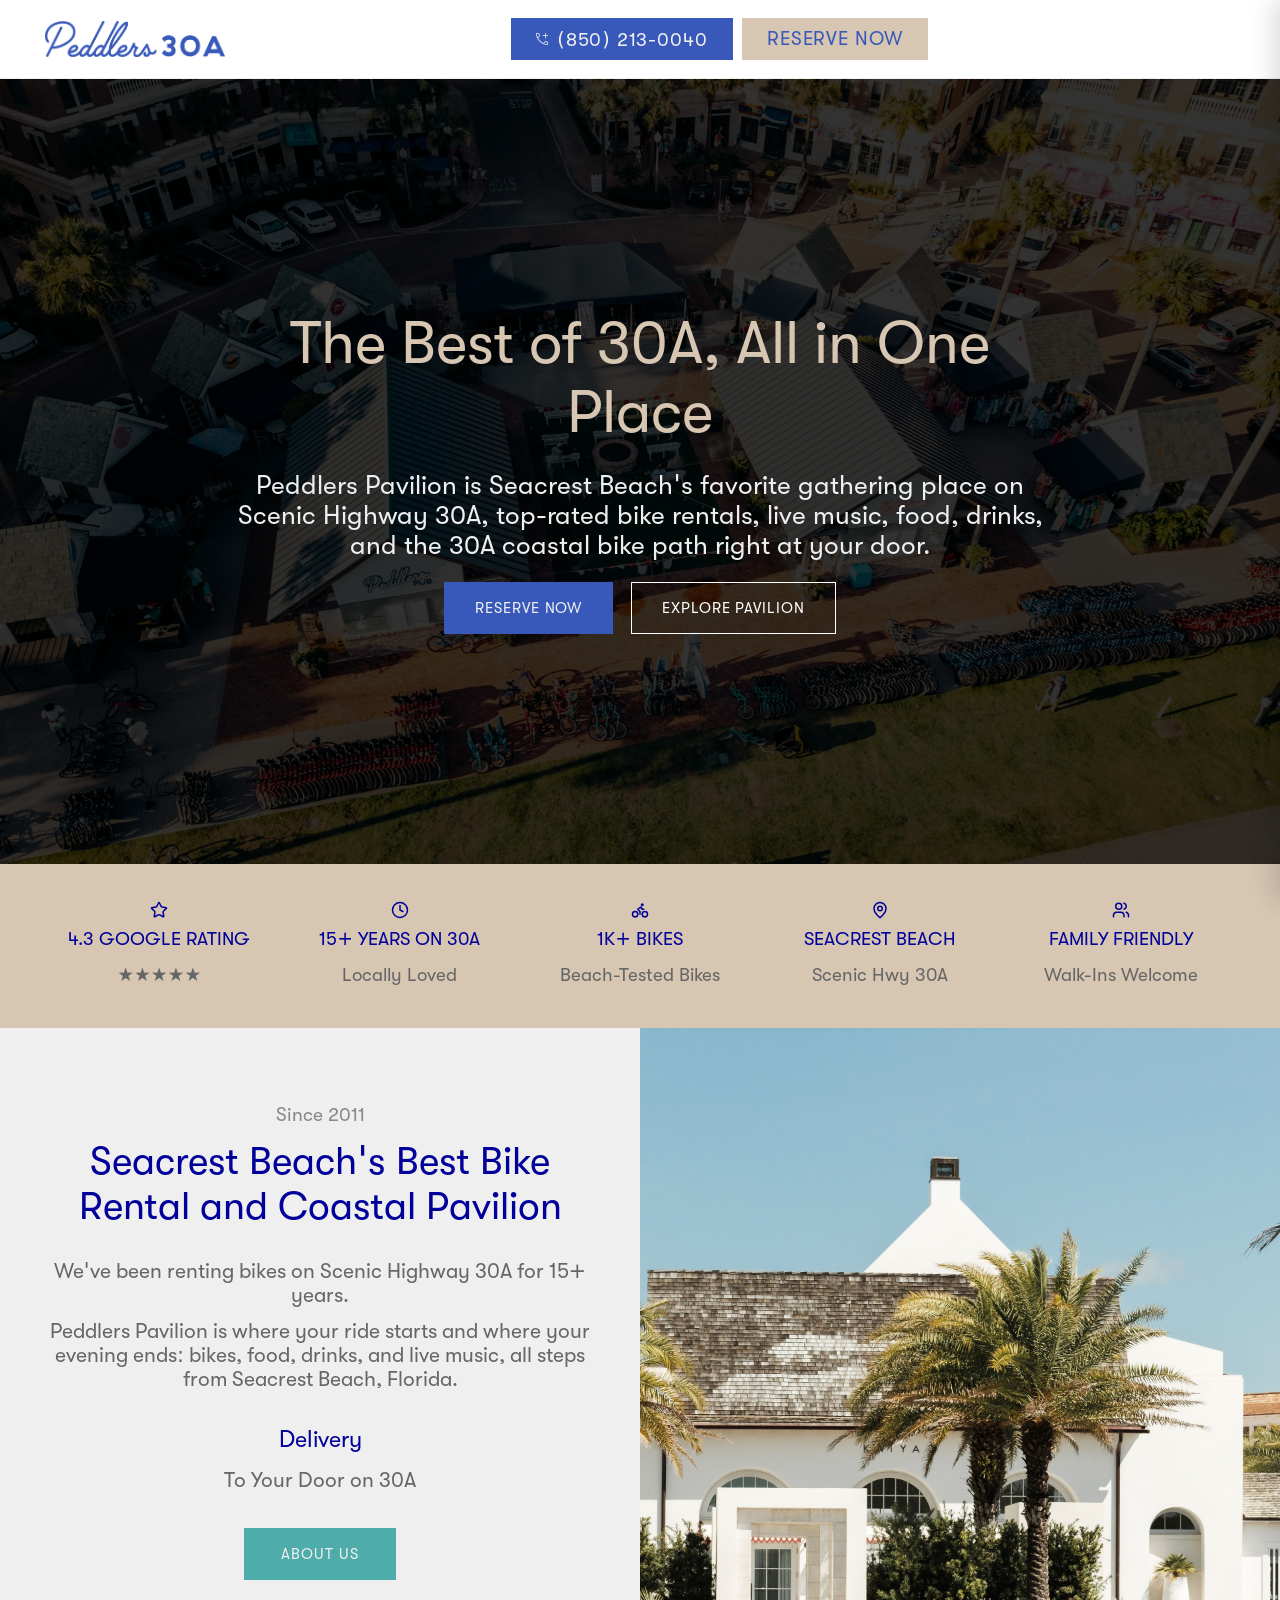
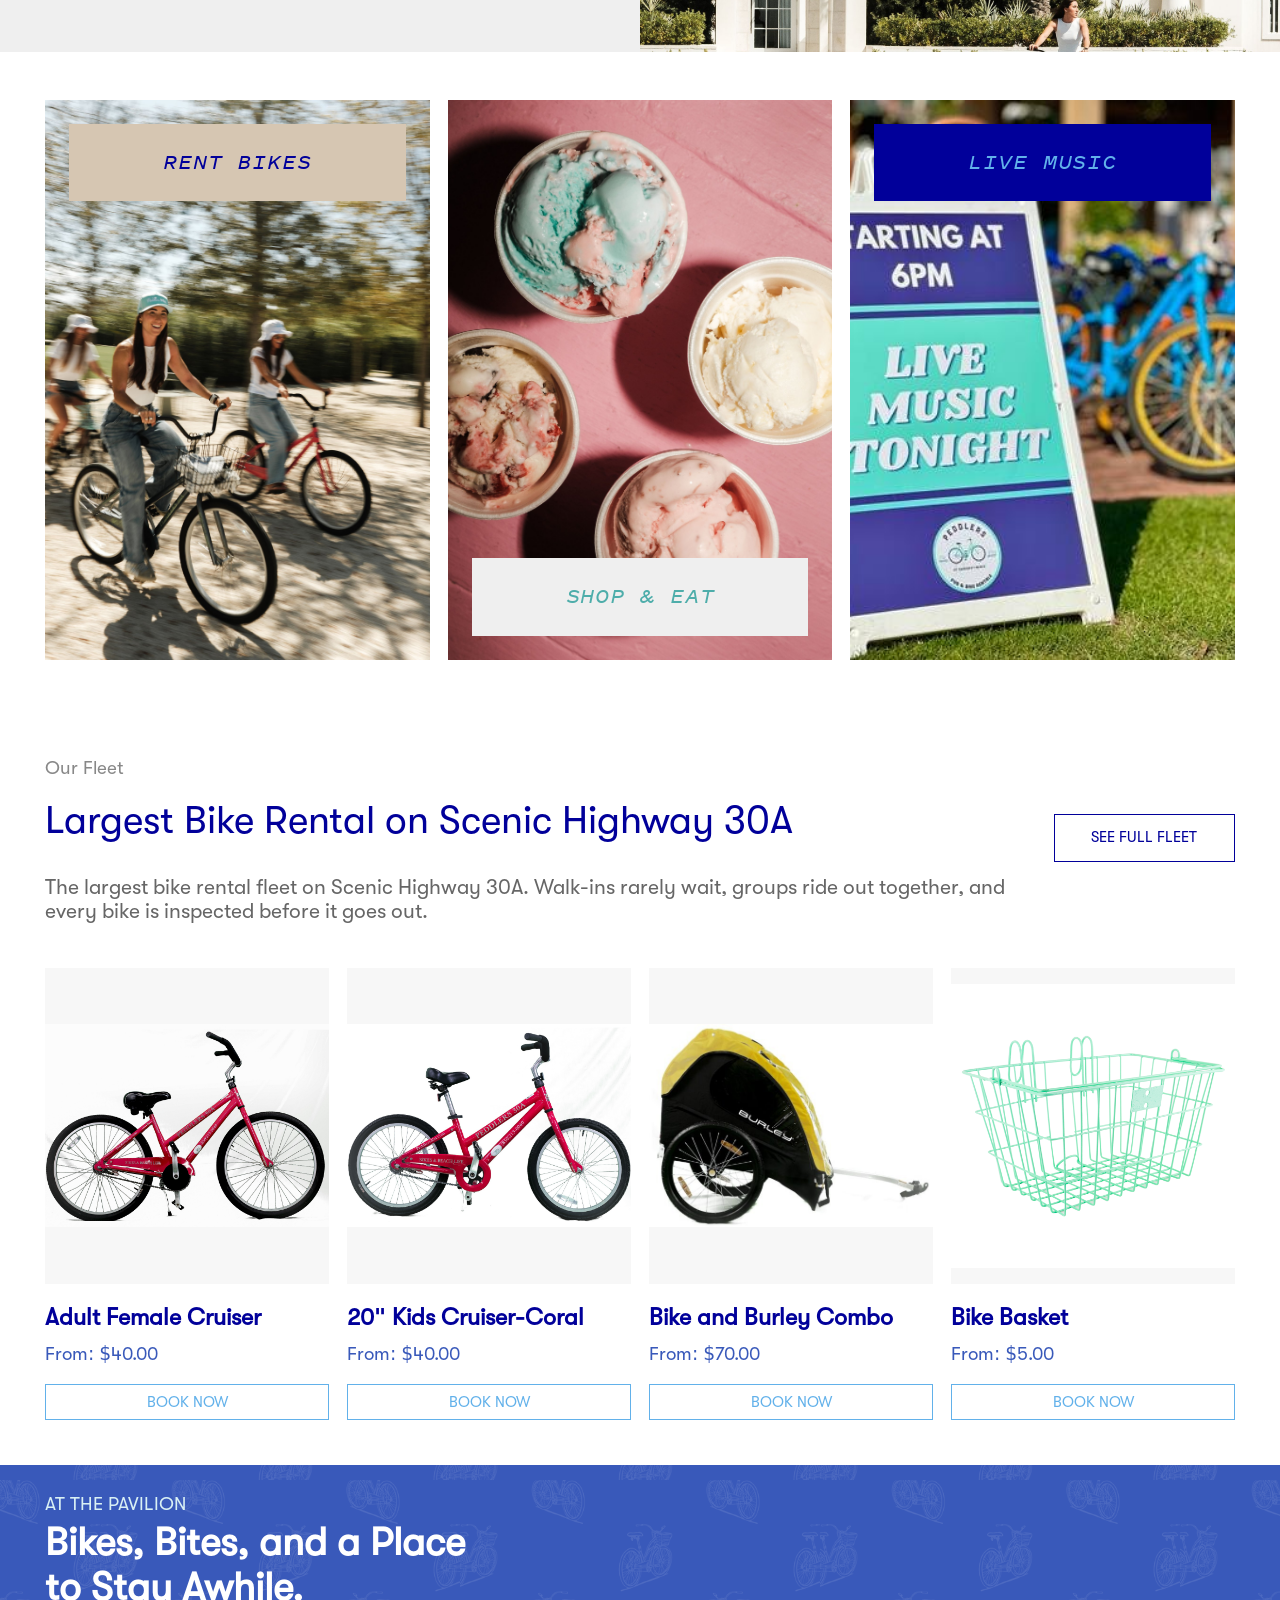
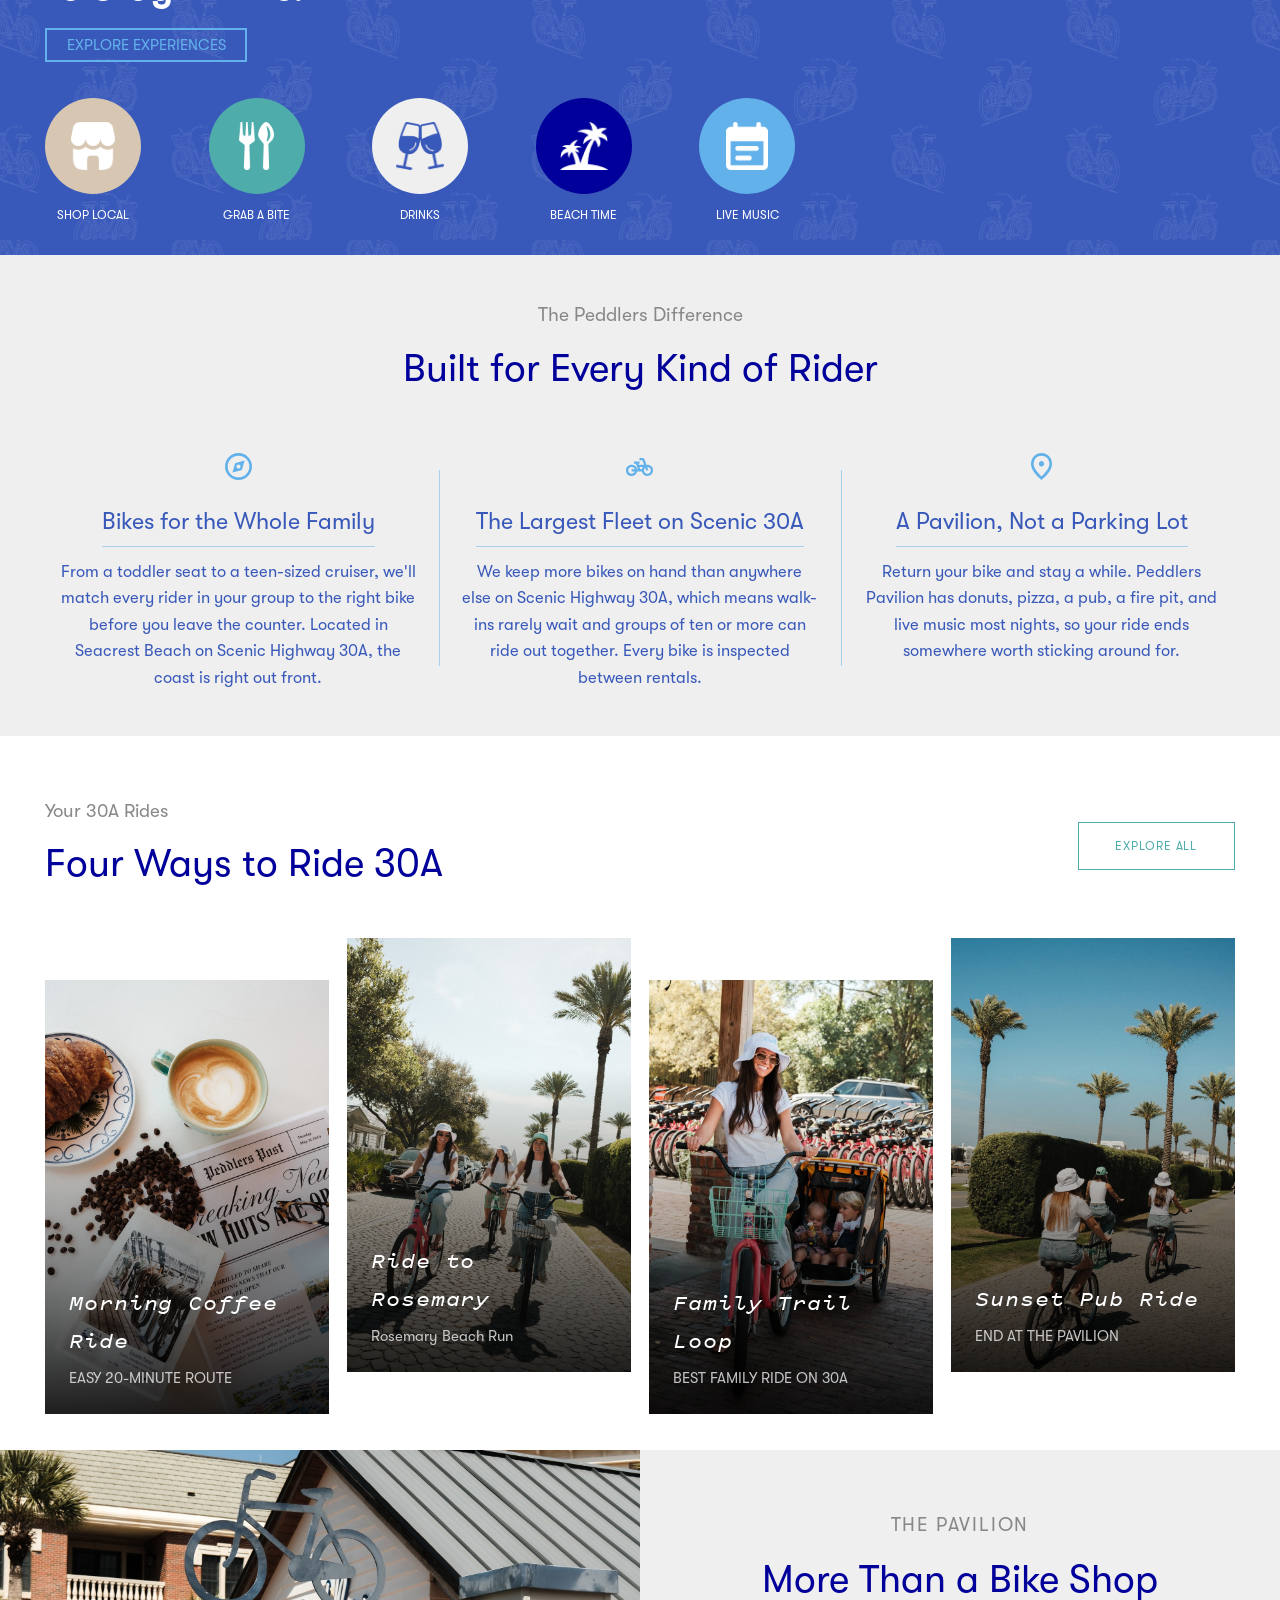
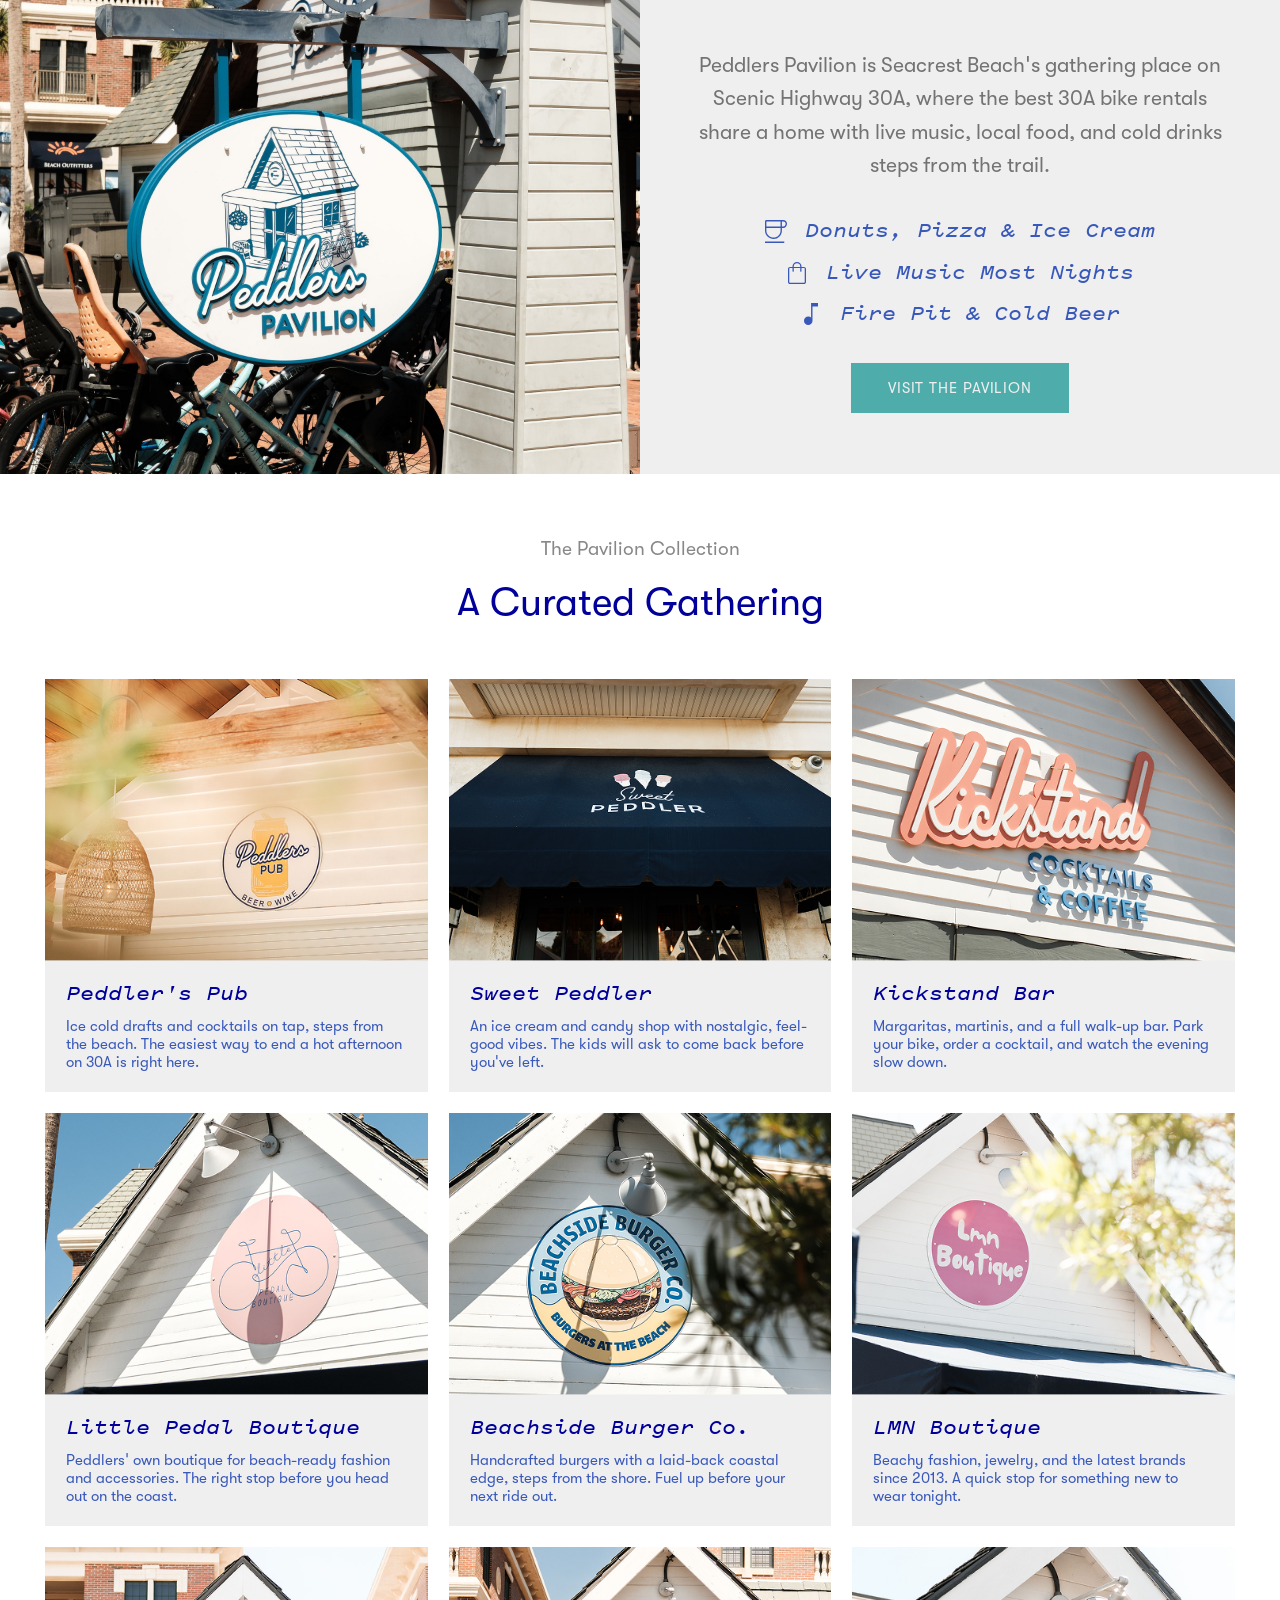
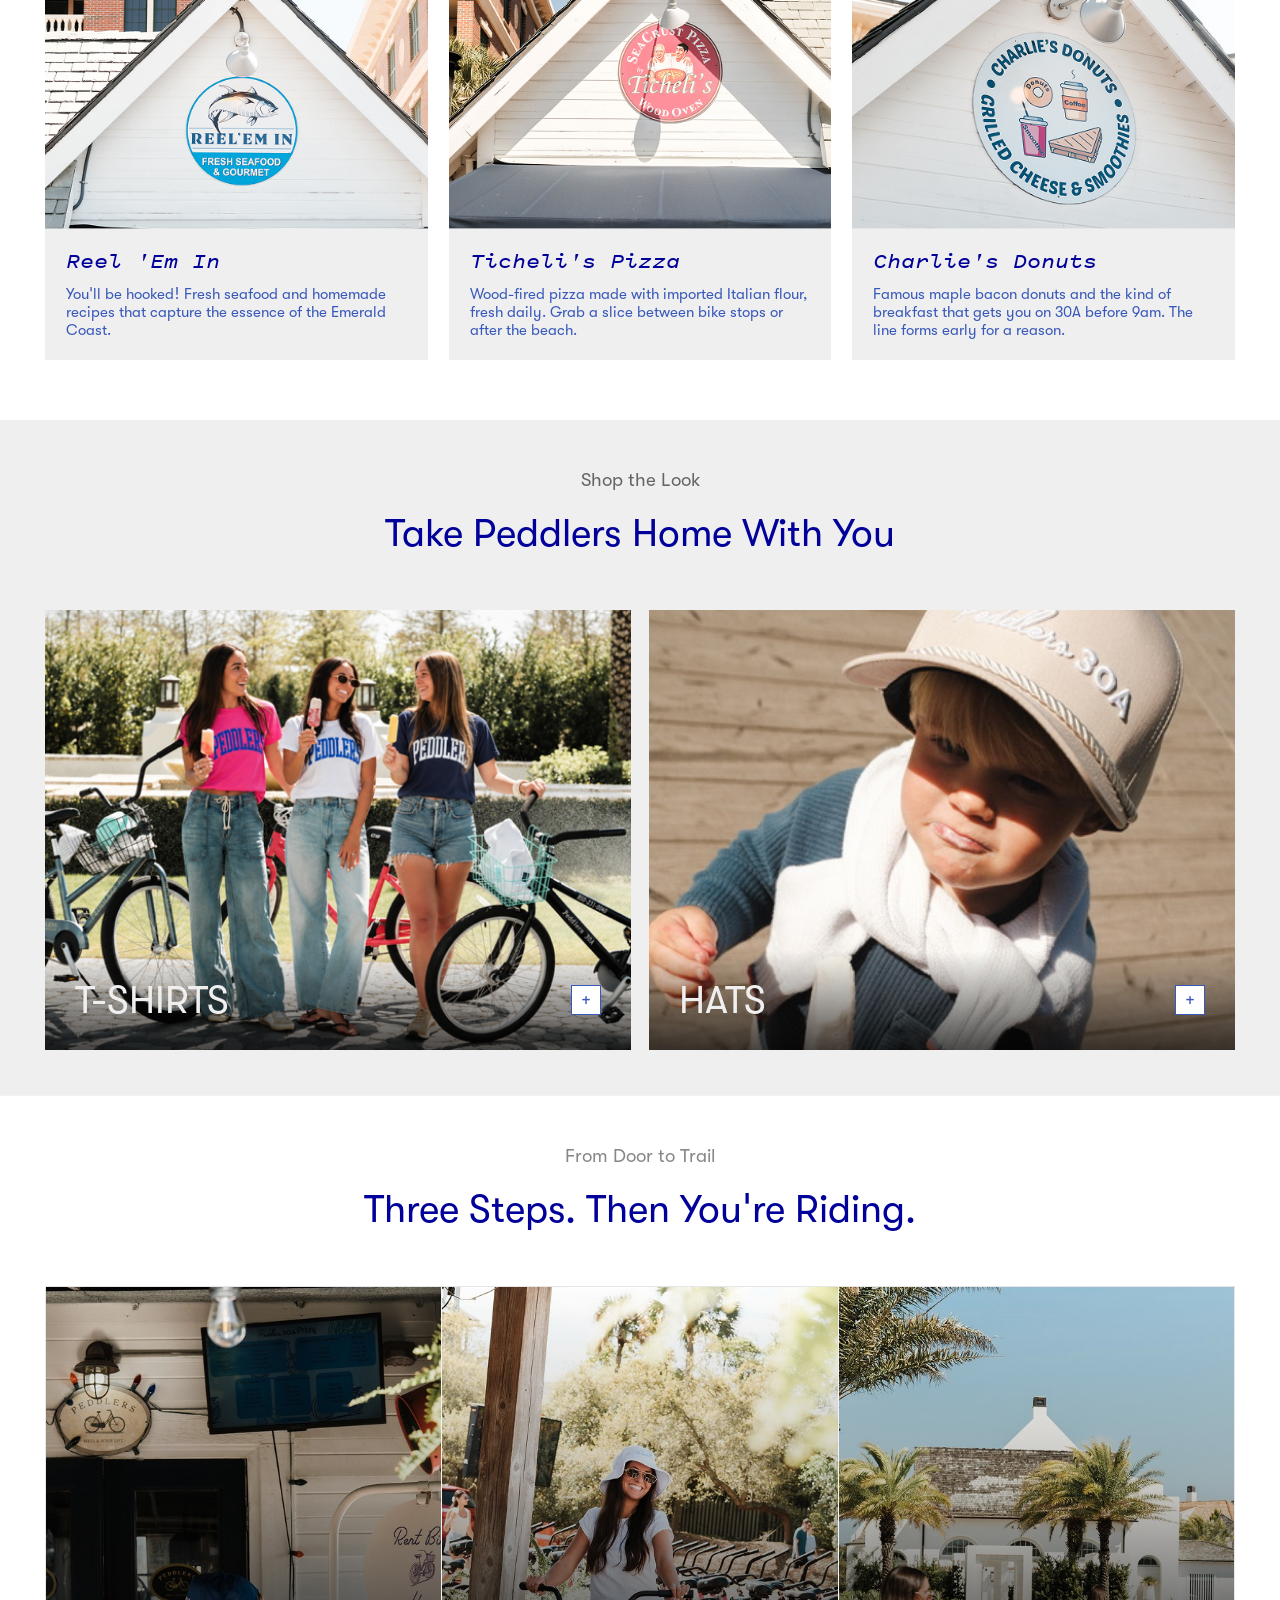
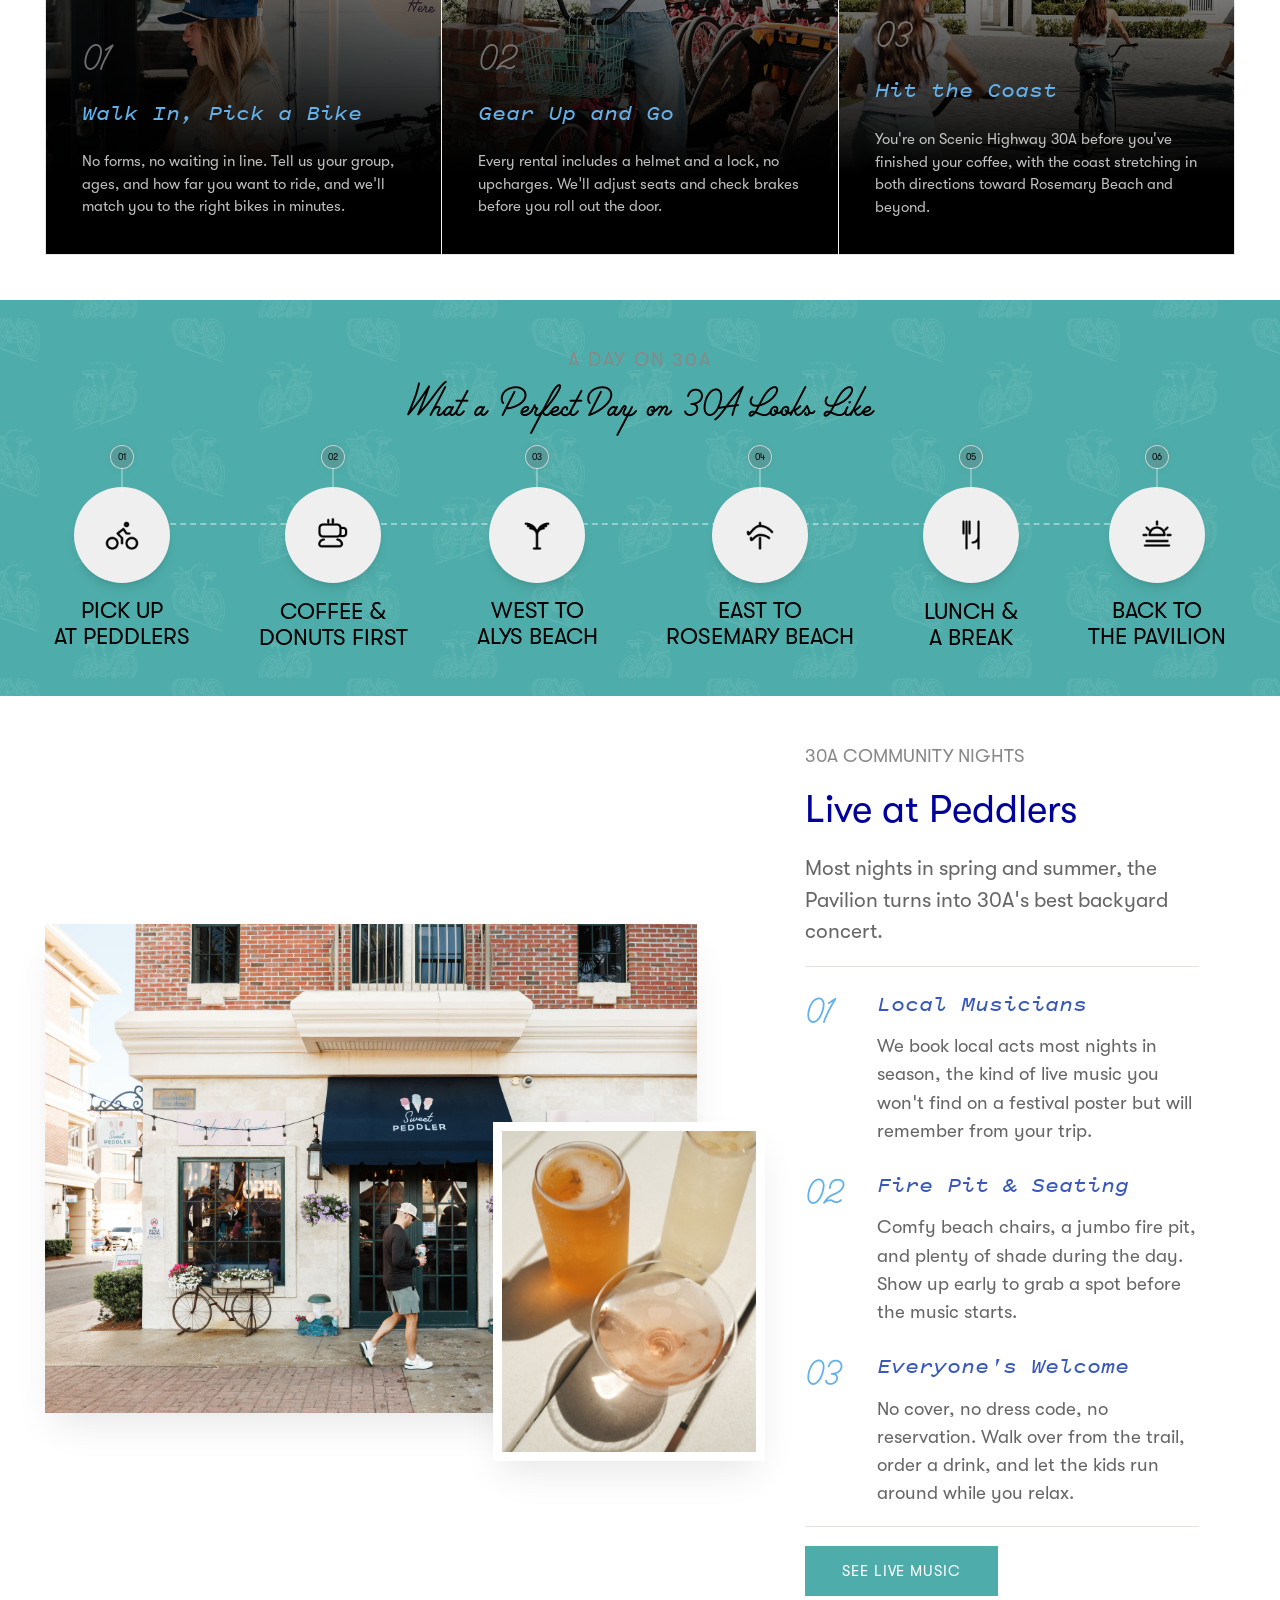
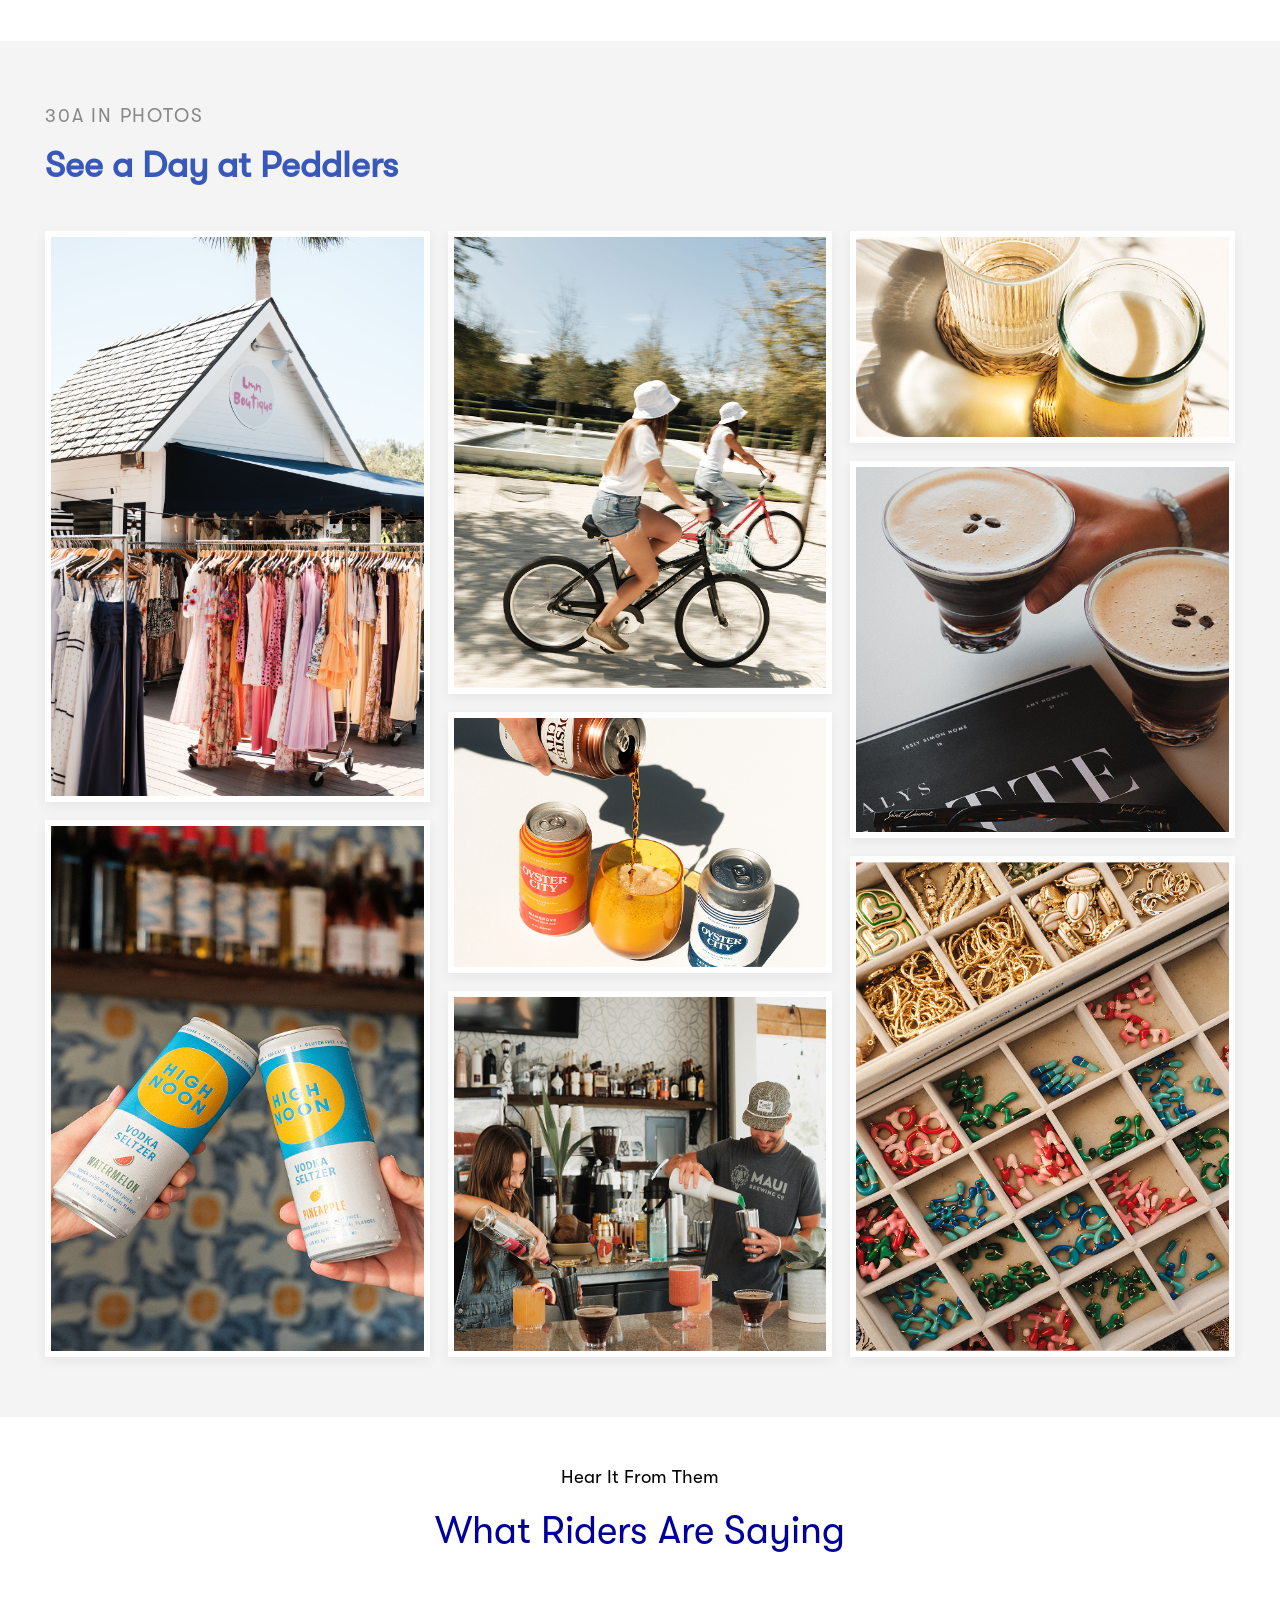
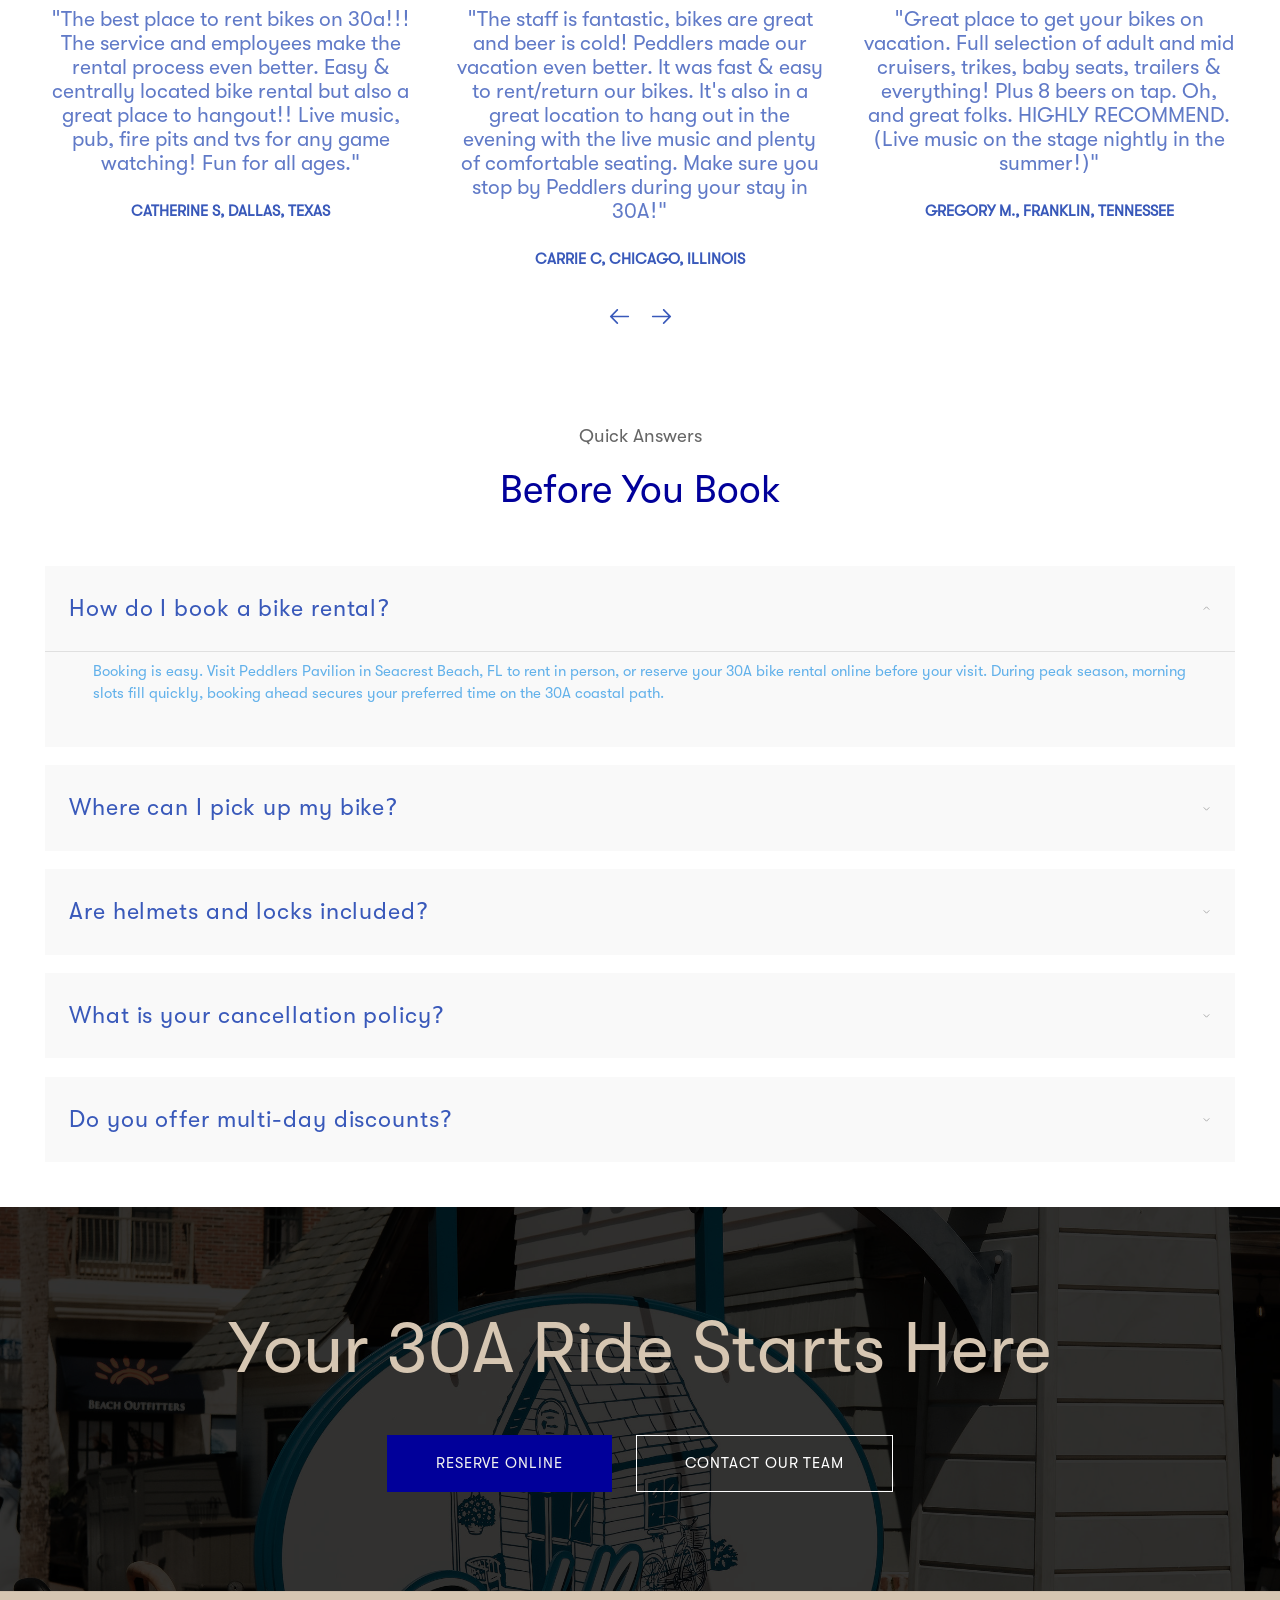
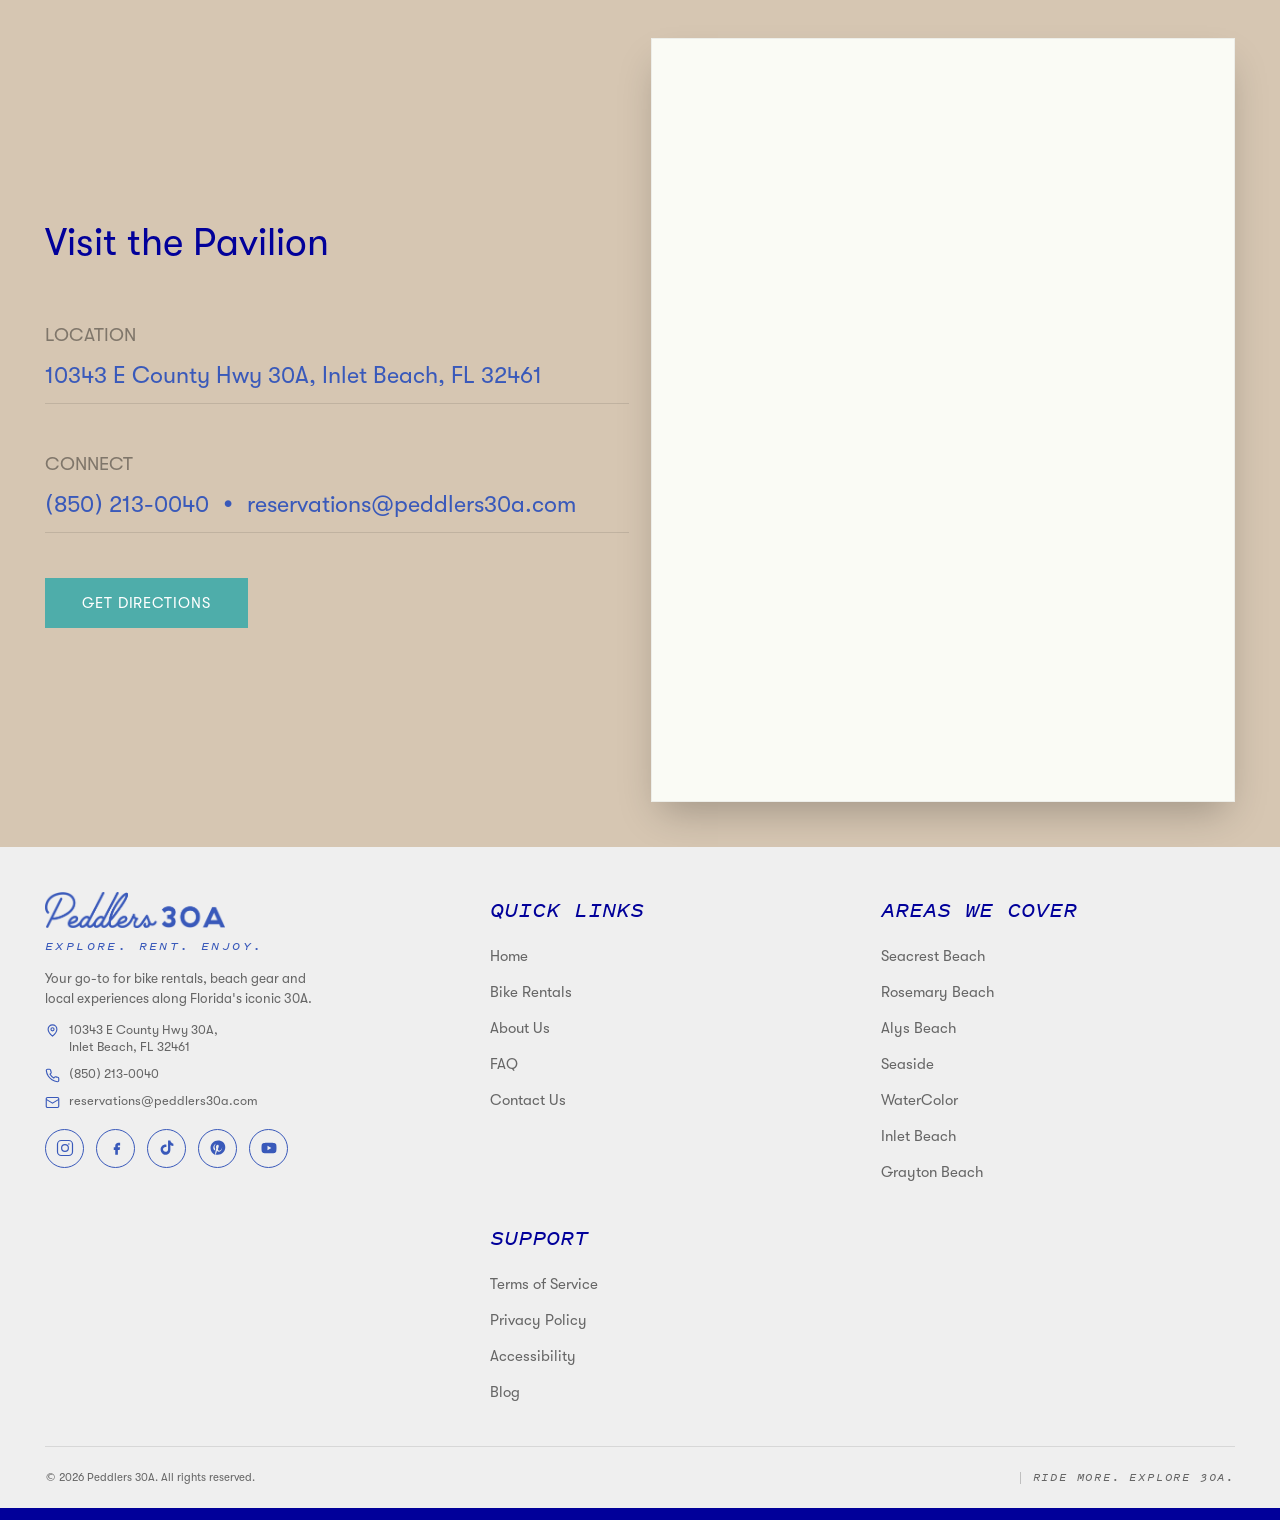
<file: index.html>
<!DOCTYPE html>
<html lang="en">

<head>
  <meta charset="UTF-8" />
  <meta name="viewport" content="width=device-width, initial-scale=1.0" />
  <title>Peddlers 30A — Ride. Relax. Repeat.</title>
  <meta name="description"
    content="Explore the largest bike rental destination on 30A while enjoying great food, shopping, live music and unforgettable family moments." />

  <link rel="stylesheet" href="assets/css/tokens.css?v=72" />
  <link rel="stylesheet" href="assets/css/fonts.css?v=70" />
  <link rel="stylesheet" href="assets/css/base.css?v=71" />
  <link rel="stylesheet" href="assets/css/components.css?v=71" />
  <link rel="stylesheet" href="assets/css/sections.css?v=200" />
  <link rel="stylesheet" href="assets/css/mobile.css?v=47" />
</head>

<body class="page-home">
  <!-- ====================================================================
         01 — Top navigation (Header)
         ==================================================================== -->
  <header class="site-header">
    <div class="site-header__inner">
      <a class="site-header__logo" href="index.html" aria-label="Peddlers 30A — home">
        <img src="assets/img/logo-peddlers-30a.png" alt="Peddlers 30A" />
      </a>

      <nav class="site-nav" id="site-nav" aria-label="Primary">
        <a class="site-nav__link is-active" href="index.html">HOME</a>
        <a class="site-nav__link" href="rentals.html">RENTALS</a>
        <a class="site-nav__link" href="category.html">PRODUCTS</a>
        <a class="site-nav__link" href="location.html">LOCATION</a>
        <a class="site-nav__link" href="about.html">ABOUT</a>
        <a class="site-nav__link" href="faq.html">FAQ</a>
        <a class="site-nav__link" href="contact.html">CONTACT</a>
      </nav>

      <div class="site-header__actions">
        <a class="btn btn--primary" href="tel:+18502130040">
          <img class="btn__icon" src="assets/icons/phone.svg" alt="" />
          (850) 213-0040
        </a>
        <a class="btn btn--sand" href="rentals.html">RESERVE NOW</a>
      </div>

      <button class="site-header__toggle" type="button" aria-expanded="false" aria-controls="site-nav"
        aria-label="Open menu">
        <span></span><span></span><span></span>
      </button>
    </div>
  </header>

  <main>
    <!-- ==================================================================
           02 — Hero
           ================================================================== -->
    <section class="hero">
      <img class="hero__bg" src="assets/img/hero-aerial.jpg"
        alt="Aerial view of the Peddlers 30A rental yard and shops at Seacrest Beach" />
      <div class="hero__inner container">
        <h1 class="hero__title">The Best of 30A, All in One Place</h1>
        <p class="hero__lead">
          Peddlers Pavilion is Seacrest Beach's favorite gathering place on Scenic Highway 30A, top-rated bike rentals, live music, food, drinks, and the 30A coastal bike path right at your door.
        </p>
        <div class="hero__actions">
          <a class="btn btn--primary btn--lg" href="rentals.html">Reserve Now</a>
          <a class="btn btn--ghost btn--lg" href="#pavilion">Explore Pavilion</a>
        </div>
      </div>
    </section>

    <!-- ==================================================================
           03 — Trust bar
           ================================================================== -->
    <section class="section trust">
      <div class="container">
        <ul class="trust__bar">
          <li class="trust__item">
            <img class="trust__icon" src="assets/icons/s02-1.svg" alt="" />
            <p class="trust__title">4.3 GOOGLE RATING</p>
            <p class="trust__meta" aria-label="Rated 4.9 out of 5">★★★★★</p>
          </li>
          <li class="trust__item">
            <img class="trust__icon" src="assets/icons/s02-2.svg" alt="" />
            <p class="trust__title">15+ YEARS ON 30A</p>
            <p class="trust__meta">Locally Loved</p>
          </li>
          <li class="trust__item">
            <img class="trust__icon" src="assets/icons/s02-3.svg" alt="" />
            <p class="trust__title">1k+ BIKES</p>
            <p class="trust__meta">Beach-Tested Bikes</p>
          </li>
          <li class="trust__item">
            <img class="trust__icon" src="assets/icons/s02-4.svg" alt="" />
            <p class="trust__title">SEACREST BEACH</p>
            <p class="trust__meta">Scenic Hwy 30A</p>
          </li>
          <li class="trust__item">
            <img class="trust__icon" src="assets/icons/s02-5.svg" alt="" />
            <p class="trust__title">FAMILY FRIENDLY</p>
            <p class="trust__meta">Walk-Ins Welcome</p>
          </li>
        </ul>
      </div>
    </section>

    <!-- ==================================================================
           04 — About split / The 30A Way
           ================================================================== -->
    <section class="section about" id="about">
      <div class="about__panel">
        <div class="about__content">
          <p class="eyebrow">Since 2011</p>
          <h2 class="about__title">
            Seacrest Beach's Best Bike Rental and Coastal Pavilion
          </h2>
          <p class="body-copy about__body">
            We've been renting bikes on Scenic Highway 30A for 15+ years.
          </p>
          <p class="body-copy about__body" style="margin-top: 1rem;">
            Peddlers Pavilion is where your ride starts and where your evening ends: bikes, food, drinks, and live music, all steps from Seacrest Beach, Florida.
          </p>
          <div class="about__stats">
            <div class="about__stat-col">
              <span class="about__stat-num">Delivery</span>
              <span class="about__stat-lbl">To Your Door on 30A</span>
            </div>
          </div>
          <a class="btn btn--teal about__btn" href="about.html">About Us</a>
        </div>
      </div>
      <figure class="about__media">
        <img class="media-cover" src="assets/img/s03-1.jpg"
          alt="A cyclist rides past a white coastal building framed by palm trees" />
      </figure>
    </section>

    <!-- ==================================================================
           05 — Category tiles
           ================================================================== -->
    <section class="section categories">
      <div class="container">
        <ul class="categories__grid">
          <li>
            <a class="media-card" href="rentals.html">
              <img class="media-card__img" src="assets/img/s04-2.jpg" alt="Two riders cruising a shaded 30A trail" />
              <span class="media-card__tag media-card__tag--top">
                <span class="tag tag--sand">Rent Bikes</span>
              </span>
            </a>
          </li>
          <li>
            <a class="media-card" href="#gathering">
              <img class="media-card__img" src="assets/img/s04-4.jpg" alt="Cups of ice cream on a pink surface" />
              <span class="media-card__tag media-card__tag--bottom">
                <span class="tag tag--cream">Shop &amp; Eat</span>
              </span>
            </a>
          </li>
          <li>
            <a class="media-card" href="#live">
              <img class="media-card__img" src="assets/img/s04-3.jpg"
                alt="A-frame sign reading Live Music Tonight, starting at 6pm" />
              <span class="media-card__tag media-card__tag--top">
                <span class="tag tag--blue">Live Music</span>
              </span>
            </a>
          </li>
        </ul>
      </div>
    </section>

    <!-- ==================================================================
           06 — Rent a Bike (8 Card Grid)
           ================================================================== -->
    <section class="section rental" id="rent">
      <div class="container">
        <div class="rental__header">
          <div class="rental__header-left">
            <p class="eyebrow">Our Fleet</p>
            <h2 class="rental__title">Largest Bike Rental on Scenic Highway 30A</h2>
            <p class="body-copy rental__subtitle">
              The largest bike rental fleet on Scenic Highway 30A. Walk-ins rarely wait, groups ride out together, and every bike is inspected before it goes out.
            </p>
          </div>
          <a class="btn btn--outline rental__view-more" href="rentals.html">See Full Fleet</a>
        </div>

        <div class="rental__grid">
          <article class="bike-card">
            <figure class="bike-card__media">
              <img class="media-cover" src="assets/img/products/adult-female-cruiser.jpg" alt="Adult Female Cruiser" />
            </figure>
            <h3 class="bike-card__name">Adult Female Cruiser</h3>
            <p class="bike-card__price">From: $40.00</p>
            <a class="btn btn--outline btn--block" href="https://shop.peddlers30a.com/store/adult-female-cruiser/" target="_blank" rel="noopener">BOOK NOW</a>
          </article>

          <article class="bike-card">
            <figure class="bike-card__media">
              <img class="media-cover" src="assets/img/products/20-kids-cruiser-coral.jpg" alt="20&quot; Kids Cruiser-Coral" />
            </figure>
            <h3 class="bike-card__name">20" Kids Cruiser-Coral</h3>
            <p class="bike-card__price">From: $40.00</p>
            <a class="btn btn--outline btn--block" href="https://shop.peddlers30a.com/store/20-kids-cruiser-coral/" target="_blank" rel="noopener">BOOK NOW</a>
          </article>

          <article class="bike-card">
            <figure class="bike-card__media">
              <img class="media-cover" src="assets/img/products/bike-and-burley-combo.jpg" alt="Bike and Burley Combo" />
            </figure>
            <h3 class="bike-card__name">Bike and Burley Combo</h3>
            <p class="bike-card__price">From: $70.00</p>
            <a class="btn btn--outline btn--block" href="https://shop.peddlers30a.com/store/bike-and-burley-combo/" target="_blank" rel="noopener">BOOK NOW</a>
          </article>

          <article class="bike-card">
            <figure class="bike-card__media">
              <img class="media-cover" src="assets/img/products/bike-basket.jpg" alt="Bike Basket" />
            </figure>
            <h3 class="bike-card__name">Bike Basket</h3>
            <p class="bike-card__price">From: $5.00</p>
            <a class="btn btn--outline btn--block" href="https://shop.peddlers30a.com/store/bike-basket/" target="_blank" rel="noopener">BOOK NOW</a>
          </article>
        </div>
      </div>
    </section>

    <!-- ==================================================================
           07 — Make It A Day To Remember Banner
           ================================================================== -->
    <section class="section day-banner">
      <div class="container day-banner__inner">
        <div class="day-banner__content">
          <p class="day-banner__eyebrow">AT THE PAVILION</p>
          <h2 class="day-banner__title">Bikes, Bites, and a Place to Stay Awhile.</h2>
          <a class="btn btn--ghost day-banner__btn" href="#experiences">EXPLORE EXPERIENCES</a>
        </div>

        <div class="day-banner__badges">
          <div class="day-badge">
            <div class="day-badge__circle day-badge__circle--sand">
              <img src="assets/img/Vector.png" alt="" />
            </div>
            <span class="day-badge__label">SHOP LOCAL</span>
          </div>

          <div class="day-badge">
            <div class="day-badge__circle day-badge__circle--teal">
              <img src="assets/img/Vector-1.png?v=2" alt="" />
            </div>
            <span class="day-badge__label">GRAB A BITE</span>
          </div>

          <div class="day-badge">
            <div class="day-badge__circle day-badge__circle--light">
              <img src="assets/img/Vector-2.png?v=2" alt="" />
            </div>
            <span class="day-badge__label">DRINKS</span>
          </div>

          <div class="day-badge">
            <div class="day-badge__circle day-badge__circle--navy">
              <img src="assets/img/Group-147.png" alt="" />
            </div>
            <span class="day-badge__label">BEACH TIME</span>
          </div>

          <div class="day-badge">
            <div class="day-badge__circle day-badge__circle--sky">
              <img src="assets/img/Vector-4.png?v=1" alt="" />
            </div>
            <span class="day-badge__label">LIVE MUSIC</span>
          </div>
        </div>
      </div>
    </section>

    <!-- ==================================================================
           08 — The Peddlers Difference / Why Choose Peddlers 30A
           ================================================================== -->
    <section class="section why" id="difference">
      <div class="container">
        <p class="eyebrow text-center">The Peddlers Difference</p>
        <h2 class="why__title text-center">Built for Every Kind of Rider</h2>

        <div class="why__grid">
          <div class="why__item">
            <div class="why__icon-wrap">
              <img class="why__icon" src="assets/icons/why-local-expertise.svg" alt="" />
            </div>
            <h3 class="why__name">Bikes for the Whole Family</h3>
            <p class="body-copy">
              From a toddler seat to a teen-sized cruiser, we'll match every rider in your group to the right bike before you leave the counter. Located in Seacrest Beach on Scenic Highway 30A, the coast is right out front.
            </p>
          </div>

          <div class="why__item">
            <div class="why__icon-wrap">
              <img class="why__icon" src="assets/icons/why-bike-selection.svg" alt="" />
            </div>
            <h3 class="why__name">The Largest Fleet on Scenic 30A</h3>
            <p class="body-copy">
              We keep more bikes on hand than anywhere else on Scenic Highway 30A, which means walk-ins rarely wait and groups of ten or more can ride out together. Every bike is inspected between rentals.
            </p>
          </div>

          <div class="why__item">
            <div class="why__icon-wrap">
              <img class="why__icon" src="assets/icons/why-heart-of-30a.svg" alt="" />
            </div>
            <h3 class="why__name">A Pavilion, Not a Parking Lot</h3>
            <p class="body-copy">
              Return your bike and stay a while. Peddlers Pavilion has donuts, pizza, a pub, a fire pit, and live music most nights, so your ride ends somewhere worth sticking around for.
            </p>
          </div>
        </div>
      </div>
    </section>

    <!-- ==================================================================
           09 — Curated Outing / Featured Experiences
           ================================================================== -->
    <section class="section experiences" id="experiences">
      <div class="container">
        <div class="experiences__head">
          <div>
            <p class="eyebrow">Your 30A Rides</p>
            <h2 class="experiences__title">Four Ways to Ride 30A</h2>
          </div>
          <a class="btn btn--outline" href="location.html">Explore All</a>
        </div>

        <ul class="experiences__grid">
          <li class="exp-card">
            <img class="exp-card__img" src="assets/img/exp-sunrise-coffee.jpg?v=2" alt="Latte with heart art next to a croissant and coffee beans" />
            <div class="exp-card__body">
              <h3 class="label label--sm exp-card__name">Morning Coffee Ride</h3>
              <p class="exp-card__meta">EASY 20-MINUTE ROUTE</p>
            </div>
          </li>
          <li class="exp-card">
            <img class="exp-card__img" src="assets/img/exp-ride-rosemary.jpg?v=2"
              alt="Three riders cycling past palm trees on a coastal street" />
            <div class="exp-card__body">
              <h3 class="label label--sm exp-card__name">Ride to Rosemary</h3>
              <p class="exp-card__meta">Rosemary Beach Run</p>
            </div>
          </li>
          <li class="exp-card">
            <img class="exp-card__img" src="assets/img/exp-golden-hour.jpg?v=3" alt="Mom riding a bike with two kids in a trailer on the family trail" />
            <div class="exp-card__body">
              <h3 class="label label--sm exp-card__name">Family Trail Loop</h3>
              <p class="exp-card__meta">BEST FAMILY RIDE ON 30A</p>
            </div>
          </li>
          <li class="exp-card">
            <img class="exp-card__img" src="assets/img/exp-beach-picnic.jpg?v=2" alt="Three riders cycling past palm trees on a coastal path" />
            <div class="exp-card__body">
              <h3 class="label label--sm exp-card__name">Sunset Pub Ride</h3>
              <p class="exp-card__meta">END AT THE PAVILION</p>
            </div>
          </li>
        </ul>
      </div>
    </section>

    <!-- ==================================================================
           10 — Our Home Base / Peddlers Pavilion
           ================================================================== -->
    <section class="section pavilion" id="pavilion">
      <figure class="pavilion__media">
        <img class="media-cover" src="assets/img/s09-1.jpg"
          alt="The Peddlers Pavilion sign above a rack of rental bikes" />
      </figure>
      <div class="pavilion__panel">
        <div class="pavilion__content">
          <p class="eyebrow">The Pavilion</p>
          <h2 class="pavilion__title">More Than a Bike Shop</h2>
          <p class="body-copy pavilion__body">
            Peddlers Pavilion is Seacrest Beach's gathering place on Scenic Highway 30A, where the best 30A bike rentals share a home with live music, local food, and cold drinks steps from the trail.
          </p>
          <ul class="pavilion__list">
            <li><img src="assets/icons/s09-1.svg" alt="" /><span>Donuts, Pizza &amp; Ice Cream</span></li>
            <li><img src="assets/icons/s09-3.svg" alt="" /><span>Live Music Most Nights</span></li>
            <li><img src="assets/icons/s09-2.svg" alt="" /><span>Fire Pit &amp; Cold Beer</span></li>
          </ul>
          <a class="btn btn--teal" href="#gathering">Visit the Pavilion</a>
        </div>
      </div>
    </section>

    <!-- ==================================================================
           11 — The Pavilion Collection / A Curated Gathering (3x3 Grid)
           ================================================================== -->
    <section class="section gathering" id="gathering">
      <div class="container">
        <header class="gathering__head text-center">
          <p class="eyebrow">The Pavilion Collection</p>
          <h2 class="gathering__title">A Curated Gathering</h2>
        </header>

        <div class="gathering__grid">
          <!-- 01 Peddler's Pub (Peddlers-owned) -->
          <article class="venue-card">
            <figure class="venue-card__media">
              <img class="media-cover" src="assets/img/Rectangle-19-6.png?v=2" alt="Peddler's Pub" />
            </figure>
            <div class="venue-card__body">
              <h3 class="venue-card__name">Peddler's Pub</h3>
              <p class="venue-card__copy">
                Ice cold drafts and cocktails on tap, steps from the beach. The easiest way to end a hot afternoon on 30A is right here.
              </p>
            </div>
          </article>

          <!-- 02 Sweet Peddler (Peddlers-owned) -->
          <article class="venue-card">
            <figure class="venue-card__media">
              <img class="media-cover" src="assets/img/Rectangle-19-3.png" alt="Sweet Peddler Ice Cream" />
            </figure>
            <div class="venue-card__body">
              <h3 class="venue-card__name">Sweet Peddler</h3>
              <p class="venue-card__copy">
                An ice cream and candy shop with nostalgic, feel-good vibes. The kids will ask to come back before you've left.
              </p>
            </div>
          </article>

          <!-- 03 Kickstand Bar (Peddlers-owned) -->
          <article class="venue-card">
            <figure class="venue-card__media">
              <img class="media-cover" src="assets/img/Rectangle-19-2.png?v=2" alt="Kickstand Cocktails & Coffee" />
            </figure>
            <div class="venue-card__body">
              <h3 class="venue-card__name">Kickstand Bar</h3>
              <p class="venue-card__copy">
                Margaritas, martinis, and a full walk-up bar. Park your bike, order a cocktail, and watch the evening slow down.
              </p>
            </div>
          </article>

          <!-- 04 Little Pedal Boutique (Peddlers-owned) -->
          <article class="venue-card">
            <figure class="venue-card__media">
              <img class="media-cover" src="assets/img/Rectangle-19-1.png?v=2" alt="Little Pedal Boutique" />
            </figure>
            <div class="venue-card__body">
              <h3 class="venue-card__name">Little Pedal Boutique</h3>
              <p class="venue-card__copy">
                Peddlers' own boutique for beach-ready fashion and accessories. The right stop before you head out on the coast.
              </p>
            </div>
          </article>

          <!-- 05 Beachside Burger Co. -->
          <article class="venue-card">
            <figure class="venue-card__media">
              <img class="media-cover" src="assets/img/Rectangle-19-7.png?v=2" alt="Beachside Burger Co." />
            </figure>
            <div class="venue-card__body">
              <h3 class="venue-card__name">Beachside Burger Co.</h3>
              <p class="venue-card__copy">
                Handcrafted burgers with a laid-back coastal edge, steps from the shore. Fuel up before your next ride out.
              </p>
            </div>
          </article>

          <!-- 06 LMN Boutique -->
          <article class="venue-card">
            <figure class="venue-card__media">
              <img class="media-cover" src="assets/img/Rectangle-19-8.png?v=2" alt="LMN Boutique" />
            </figure>
            <div class="venue-card__body">
              <h3 class="venue-card__name">LMN Boutique</h3>
              <p class="venue-card__copy">
                Beachy fashion, jewelry, and the latest brands since 2013. A quick stop for something new to wear tonight.
              </p>
            </div>
          </article>

          <!-- 07 Reel 'Em In -->
          <article class="venue-card">
            <figure class="venue-card__media">
              <img class="media-cover" src="assets/img/Rectangle-19-5.png?v=2" alt="Reel 'Em In Fresh Seafood" />
            </figure>
            <div class="venue-card__body">
              <h3 class="venue-card__name">Reel 'Em In</h3>
              <p class="venue-card__copy">
                You'll be hooked! Fresh seafood and homemade recipes that capture the essence of the Emerald Coast.
              </p>
            </div>
          </article>

          <!-- 08 Ticheli's Pizza -->
          <article class="venue-card">
            <figure class="venue-card__media">
              <img class="media-cover" src="assets/img/Rectangle-19-4.png?v=2" alt="Ticheli's Wood Oven Pizza" />
            </figure>
            <div class="venue-card__body">
              <h3 class="venue-card__name">Ticheli's Pizza</h3>
              <p class="venue-card__copy">
                Wood-fired pizza made with imported Italian flour, fresh daily. Grab a slice between bike stops or after the beach.
              </p>
            </div>
          </article>

          <!-- 09 Charlie's Donuts -->
          <article class="venue-card">
            <figure class="venue-card__media">
              <img class="media-cover" src="assets/img/Rectangle-19.png?v=2" alt="Charlie's Donuts" />
            </figure>
            <div class="venue-card__body">
              <h3 class="venue-card__name">Charlie's Donuts</h3>
              <p class="venue-card__copy">
                Famous maple bacon donuts and the kind of breakfast that gets you on 30A before 9am. The line forms early for a reason.
              </p>
            </div>
          </article>
        </div>
      </div>
    </section>

    <!-- ==================================================================
           12 — Shop the Look / Coastal Essentials
           ================================================================== -->
    <section class="section merch" id="shop">
      <div class="container">
        <p class="eyebrow text-center">Shop the Look</p>
        <h2 class="merch__title text-center">
          Take Peddlers Home With You
        </h2>

        <ul class="merch__grid merch__grid--two">
          <li>
            <a class="merch-card" href="category.html">
              <img class="media-cover" src="assets/img/merch-tshirts-v2.png" alt="T-shirts" />
              <div class="merch-card__overlay">
                <span class="merch-card__label">T-SHIRTS</span>
                <span class="merch-card__plus">+</span>
              </div>
            </a>
          </li>
          <li>
            <a class="merch-card" href="category.html">
              <img class="media-cover merch-card__img--top" src="assets/img/merch-hats-v2.jpg" alt="Hats" />
              <div class="merch-card__overlay">
                <span class="merch-card__label">HATS</span>
                <span class="merch-card__plus">+</span>
              </div>
            </a>
          </li>
        </ul>
      </div>
    </section>

    <!-- ==================================================================
           13 — The Process / The Simple Path to the Trail
           ================================================================== -->
    <section class="section path" id="process">
      <div class="container">
        <p class="eyebrow text-center">From Door to Trail</p>
        <h2 class="path__title text-center">Three Steps. Then You're Riding.</h2>

        <div class="path__grid">
          <article class="path-card">
            <img class="path-card__img" src="assets/img/path-1-select-your-ride.jpg" alt="Select Your Ride" />
            <div class="path-card__body">
              <span class="path-card__num">01</span>
              <h3 class="label label--lg path-card__name">Walk In, Pick a Bike</h3>
              <p class="body-copy path-card__copy">
                No forms, no waiting in line. Tell us your group, ages, and how far you want to ride, and we'll match you to the right bikes in minutes.
              </p>
            </div>
          </article>

          <article class="path-card">
            <img class="path-card__img" src="assets/img/path-2-effortless-delivery.jpg" alt="Effortless Delivery" />
            <div class="path-card__body">
              <span class="path-card__num">02</span>
              <h3 class="label label--lg path-card__name">Gear Up and Go</h3>
              <p class="body-copy path-card__copy">
                Every rental includes a helmet and a lock, no upcharges. We'll adjust seats and check brakes before you roll out the door.
              </p>
            </div>
          </article>

          <article class="path-card">
            <img class="path-card__img" src="assets/img/path-3-your-journey-begins.jpg" alt="Your Journey Begins" />
            <div class="path-card__body">
              <span class="path-card__num">03</span>
              <h3 class="label label--lg path-card__name">Hit the Coast</h3>
              <p class="body-copy path-card__copy">
                You're on Scenic Highway 30A before you've finished your coffee, with the coast stretching in both directions toward Rosemary Beach and beyond.
              </p>
            </div>
          </article>
        </div>
      </div>
    </section>

    <!-- ==================================================================
           14 — The Coastal Rhythms (Timeline Flow)
           ================================================================== -->
    <section class="section rhythms" id="rhythms">
      <div class="container">
        <p class="eyebrow text-center">A Day on 30A</p>
        <h2 class="script script--lg rhythms__title text-center">What a Perfect Day on 30A Looks Like</h2>

        <div class="rhythms__timeline">
          <div class="rhythm-node">
            <div class="rhythm-node__circle">
              <span class="rhythm-node__num">01</span>
              <img src="assets/icons/SVG (1).png" alt="" />
            </div>
            <p class="rhythm-node__label">Pick Up<br />at Peddlers</p>
          </div>

          <div class="rhythm-node">
            <div class="rhythm-node__circle">
              <span class="rhythm-node__num">02</span>
              <img src="assets/icons/SVG (2).png" alt="" />
            </div>
            <p class="rhythm-node__label">Coffee &amp;<br />Donuts First</p>
          </div>

          <div class="rhythm-node">
            <div class="rhythm-node__circle">
              <span class="rhythm-node__num">03</span>
              <img src="assets/icons/SVG (3).png" alt="" />
            </div>
            <p class="rhythm-node__label">West to<br />Alys Beach</p>
          </div>

          <div class="rhythm-node">
            <div class="rhythm-node__circle">
              <span class="rhythm-node__num">04</span>
              <img src="assets/icons/SVG (4).png" alt="" />
            </div>
            <p class="rhythm-node__label">East to<br />Rosemary Beach</p>
          </div>

          <div class="rhythm-node">
            <div class="rhythm-node__circle">
              <span class="rhythm-node__num">05</span>
              <img src="assets/icons/SVG (5).png" alt="" />
            </div>
            <p class="rhythm-node__label">Lunch &amp;<br />a Break</p>
          </div>

          <div class="rhythm-node">
            <div class="rhythm-node__circle">
              <span class="rhythm-node__num">06</span>
              <img src="assets/icons/SVG (6).png" alt="" />
            </div>
            <p class="rhythm-node__label">Back to<br />the Pavilion</p>
          </div>
        </div>
      </div>
    </section>

    <!-- ==================================================================
           15 — Live Music & Local Events / Coastal Rhythms
           ================================================================== -->
    <section class="section live" id="live">
      <div class="container live__inner">
        <div class="live__media">
          <img class="live__photo--back" src="assets/img/live-storefront.jpg"
            alt="Sweet Peddler storefront at the Pavilion" />
          <img class="live__photo--front" src="assets/img/live-drinks.jpg" alt="Chilled cocktail drink" />
        </div>

        <div class="live__content">
          <p class="eyebrow">30A COMMUNITY NIGHTS</p>
          <h2 class="live__title">Live at Peddlers</h2>
          <p class="body-copy live__lead">
            Most nights in spring and summer, the Pavilion turns into 30A's best backyard concert.
          </p>

          <ul class="live__list">
            <li>
              <span class="live__num">01</span>
              <div>
                <h3 class="live__name">Local Musicians</h3>
                <p class="body-copy live__copy">
                  We book local acts most nights in season, the kind of live music you won't find on a festival poster but will remember from your trip.
                </p>
              </div>
            </li>
            <li>
              <span class="live__num">02</span>
              <div>
                <h3 class="live__name">Fire Pit &amp; Seating</h3>
                <p class="body-copy live__copy">
                  Comfy beach chairs, a jumbo fire pit, and plenty of shade during the day. Show up early to grab a spot before the music starts.
                </p>
              </div>
            </li>
            <li>
              <span class="live__num">03</span>
              <div>
                <h3 class="live__name">Everyone's Welcome</h3>
                <p class="body-copy live__copy">
                  No cover, no dress code, no reservation. Walk over from the trail, order a drink, and let the kids run around while you relax.
                </p>
              </div>
            </li>
          </ul>

          <a class="btn btn--teal live__cta" href="#pavilion">SEE LIVE MUSIC</a>
        </div>
      </div>
    </section>

    <!-- ==================================================================
           16 — The Coastal Sanctuary / Featured Gallery
           ================================================================== -->
    <section class="section gallery" id="gallery">
      <div class="container">
        <div class="gallery__head">
          <div>
            <p class="eyebrow">30A in Photos</p>
            <h2 class="gallery__title">See a Day at Peddlers</h2>
          </div>
        </div>

        <div class="gallery__grid">
          <div class="gallery__col">
            <figure><img src="assets/img/lmn-boutique.jpg" alt="LMN Boutique" /></figure>
            <figure><img src="assets/img/Woven-bag-and-hat.png" alt="Woven bag and hat" /></figure>
          </div>
          <div class="gallery__col">
            <figure><img src="assets/img/Cycling-in-Seaside.png" alt="Cycling in Seaside" /></figure>
            <figure><img src="assets/img/Bikes-at-sunset.png" alt="Bikes at sunset" /></figure>
            <figure><img src="assets/img/Coastal-essentials-flat-lay.png" alt="Coastal essentials flat lay" /></figure>
          </div>
          <div class="gallery__col">
            <figure><img src="assets/img/Coastal-essentials-flat-lay-1.png" alt="Coastal essentials flat lay 1" />
            </figure>
            <figure><img src="assets/img/Artisanal-iced-coffee.png" alt="Artisanal iced coffee" /></figure>
            <figure><img src="assets/img/Woven-bag-and-hat-1.png" alt="Woven bag and hat 1" /></figure>
          </div>
        </div>
      </div>
    </section>

    <!-- ==================================================================
           17 — Guest Testimonials / Refined Experiences
           ================================================================== -->
    <section class="section testimonials">
      <div class="container">
        <p class="eyebrow text-center">Hear It From Them</p>
        <h2 class="testimonials__title text-center">What Riders Are Saying</h2>

        <ul class="testimonials__grid">
          <li class="quote">
            <p class="quote__text">
              "The best place to rent bikes on 30a!!! The service and employees make the rental process even better.
              Easy &amp; centrally located bike rental but also a great place to hangout!! Live music, pub, fire pits
              and tvs for any game watching! Fun for all ages."
            </p>
            <p class="quote__who">Catherine S, Dallas, Texas</p>
          </li>
          <li class="quote">
            <p class="quote__text">
              "The staff is fantastic, bikes are great and beer is cold! Peddlers made our vacation even better. It was
              fast &amp; easy to rent/return our bikes. It's also in a great location to hang out in the evening with
              the live music and plenty of comfortable seating. Make sure you stop by Peddlers during your stay in 30A!"
            </p>
            <p class="quote__who">Carrie C, Chicago, Illinois</p>
          </li>
          <li class="quote">
            <p class="quote__text">
              "Great place to get your bikes on vacation. Full selection of adult and mid cruisers, trikes, baby seats,
              trailers &amp; everything! Plus 8 beers on tap. Oh, and great folks. HIGHLY RECOMMEND. (Live music on the
              stage nightly in the summer!)"
            </p>
            <p class="quote__who">Gregory M., Franklin, Tennessee</p>
          </li>
        </ul>

        <div class="testimonials__nav">
          <button class="carousel-nav__btn" type="button" aria-label="Previous testimonial">
            <svg viewBox="0 0 32 25" fill="none" xmlns="http://www.w3.org/2000/svg" aria-hidden="true" width="24"
              height="20">
              <path fill-rule="evenodd" clip-rule="evenodd"
                d="M0.401095 11.5212C0.144261 11.7809 5.30349e-07 12.133 5.46392e-07 12.5C5.62436e-07 12.867 0.144261 13.2191 0.401095 13.4788L11.3729 24.5592C11.4985 24.6953 11.6499 24.8044 11.8181 24.8801C11.9864 24.9558 12.168 24.9965 12.3521 24.9998C12.5363 25.0031 12.7192 24.9689 12.89 24.8992C13.0607 24.8295 13.2159 24.7259 13.3461 24.5943C13.4763 24.4628 13.579 24.3061 13.648 24.1337C13.717 23.9612 13.7508 23.7765 13.7476 23.5905C13.7443 23.4045 13.704 23.2211 13.6291 23.0512C13.5541 22.8813 13.446 22.7284 13.3113 22.6016L4.68011 13.8851L30.6285 13.8851C30.9923 13.8851 31.3411 13.7391 31.5983 13.4794C31.8555 13.2196 32 12.8673 32 12.5C32 12.1327 31.8555 11.7804 31.5983 11.5206C31.3411 11.2609 30.9923 11.115 30.6285 11.115L4.68011 11.115L13.3113 2.39837C13.446 2.27157 13.5541 2.11866 13.6291 1.94876C13.704 1.77886 13.7443 1.59546 13.7476 1.40948C13.7508 1.22351 13.717 1.03879 13.648 0.866323C13.579 0.69386 13.4763 0.537194 13.3461 0.405672C13.2159 0.27415 13.0607 0.170466 12.89 0.100805C12.7192 0.0311448 12.5363 -0.00306484 12.3521 0.000216414C12.168 0.00349767 11.9864 0.0442025 11.8181 0.119904C11.6499 0.195605 11.4985 0.304751 11.3729 0.440831L0.401095 11.5212Z"
                fill="currentColor" />
            </svg>
          </button>
          <button class="carousel-nav__btn" type="button" aria-label="Next testimonial">
            <svg viewBox="92 0 32 25" fill="none" xmlns="http://www.w3.org/2000/svg" aria-hidden="true" width="24"
              height="20">
              <path fill-rule="evenodd" clip-rule="evenodd"
                d="M123.599 11.5212C123.856 11.7809 124 12.133 124 12.5C124 12.867 123.856 13.2191 123.599 13.4788L112.627 24.5592C112.502 24.6953 112.35 24.8044 112.182 24.8801C112.014 24.9558 111.832 24.9965 111.648 24.9998C111.464 25.0031 111.281 24.9689 111.11 24.8992C110.939 24.8295 110.784 24.7259 110.654 24.5943C110.524 24.4628 110.421 24.3061 110.352 24.1337C110.283 23.9612 110.249 23.7765 110.252 23.5905C110.256 23.4045 110.296 23.2211 110.371 23.0512C110.446 22.8813 110.554 22.7284 110.689 22.6016L119.32 13.8851L93.3715 13.8851C93.0077 13.8851 92.6589 13.7391 92.4017 13.4794C92.1445 13.2196 92 12.8673 92 12.5C92 12.1327 92.1445 11.7804 92.4017 11.5206C92.6589 11.2609 93.0077 11.115 93.3715 11.115L119.32 11.115L110.689 2.39837C110.554 2.27157 110.446 2.11866 110.371 1.94876C110.296 1.77886 110.256 1.59546 110.252 1.40948C110.249 1.22351 110.283 1.03879 110.352 0.866323C110.421 0.69386 110.524 0.537194 110.654 0.405672C110.784 0.27415 110.939 0.170466 111.11 0.100805C111.281 0.0311448 111.464 -0.00306484 111.648 0.000216414C111.832 0.00349767 112.014 0.0442025 112.182 0.119904C112.35 0.195605 112.502 0.304751 112.627 0.440831L123.599 11.5212Z"
                fill="currentColor" />
            </svg>
          </button>
        </div>
      </div>
    </section>

    <!-- ==================================================================
           18 — Assistance / Common Inquiries (FAQ)
           ================================================================== -->
    <section class="section faq" id="faq">
      <div class="container">
        <p class="eyebrow text-center">Quick Answers</p>
        <h2 class="faq__title text-center">Before You Book</h2>

        <div class="accordion faq__list">
          <div class="accordion__item is-open">
            <button class="accordion__trigger" type="button">
              <span>How do I book a bike rental?</span>
              <svg class="accordion__chevron" viewBox="0 0 16 16" fill="none" aria-hidden="true">
                <path d="M3 6l5 5 5-5" stroke="currentColor" stroke-width="1.5" />
              </svg>
            </button>
            <div class="accordion__panel">
              <div>
                <p>
                  Booking is easy. Visit Peddlers Pavilion in Seacrest Beach, FL to rent in person, or reserve your 30A bike rental online before your visit. During peak season, morning slots fill quickly, booking ahead secures your preferred time on the 30A coastal path.
                </p>
              </div>
            </div>
          </div>

          <div class="accordion__item">
            <button class="accordion__trigger" type="button">
              <span>Where can I pick up my bike?</span>
              <svg class="accordion__chevron" viewBox="0 0 16 16" fill="none" aria-hidden="true">
                <path d="M3 6l5 5 5-5" stroke="currentColor" stroke-width="1.5" />
              </svg>
            </button>
            <div class="accordion__panel">
              <div>
                <p>
                  Pick up your bike at Peddlers Pavilion, 10343 E County Hwy 30A, Seacrest Beach, FL 32461. We also offer delivery directly to your vacation rental for added convenience.
                </p>
              </div>
            </div>
          </div>

          <div class="accordion__item">
            <button class="accordion__trigger" type="button">
              <span>Are helmets and locks included?</span>
              <svg class="accordion__chevron" viewBox="0 0 16 16" fill="none" aria-hidden="true">
                <path d="M3 6l5 5 5-5" stroke="currentColor" stroke-width="1.5" />
              </svg>
            </button>
            <div class="accordion__panel">
              <div>
                <p>
                  Yes. Every bike rental includes a helmet and a lock at no additional charge. There are no hidden equipment fees at checkout. You do not need to bring your own safety gear to enjoy a comfortable ride along 30A.
                </p>
              </div>
            </div>
          </div>

          <div class="accordion__item">
            <button class="accordion__trigger" type="button">
              <span>What is your cancellation policy?</span>
              <svg class="accordion__chevron" viewBox="0 0 16 16" fill="none" aria-hidden="true">
                <path d="M3 6l5 5 5-5" stroke="currentColor" stroke-width="1.5" />
              </svg>
            </button>
            <div class="accordion__panel">
              <div>
                <p>
                  Plans can change, especially during a beach vacation. If your schedule shifts, contact Peddlers as soon as possible and the team will work with you to adjust or reschedule your reservation whenever available. Please confirm the latest cancellation policy directly before booking.
                </p>
              </div>
            </div>
          </div>

          <div class="accordion__item">
            <button class="accordion__trigger" type="button">
              <span>Do you offer multi-day discounts?</span>
              <svg class="accordion__chevron" viewBox="0 0 16 16" fill="none" aria-hidden="true">
                <path d="M3 6l5 5 5-5" stroke="currentColor" stroke-width="1.5" />
              </svg>
            </button>
            <div class="accordion__panel">
              <div>
                <p>
                  Yes! Multi-day and weekly bike rentals are available. Contact Peddlers Pavilion when booking to ask about current rental rates and available options.
                </p>
              </div>
            </div>
          </div>
        </div>
      </div>
    </section>

    <!-- ==================================================================
           19 — Closing CTA Banner
           ================================================================== -->
    <section class="section closing">
      <img class="closing__bg" src="assets/img/cta-new-bg.jpg" alt="" />
      <div class="container closing__inner">
        <h2 class="closing__title">
          Your 30A Ride Starts Here
        </h2>
        <div class="closing__actions">
          <a class="btn btn--primary btn--lg" href="rentals.html">Reserve Online</a>
          <a class="btn btn--ghost btn--lg" href="contact.html">Contact Our Team</a>
        </div>
      </div>
    </section>

    <!-- ==================================================================
           20 — Visit the Pavilion (Contact)
           ================================================================== -->
    <section class="section contact" id="contact">
      <div class="container contact__inner">
        <div class="contact__details">
          <h2 class="contact__title">Visit the Pavilion</h2>

          <div class="contact__block">
            <p class="contact__label">LOCATION</p>
            <p class="contact__value">10343 E County Hwy 30A, Inlet Beach, FL 32461</p>
          </div>

          <div class="contact__block">
            <p class="contact__label">CONNECT</p>
            <p class="contact__value">
              <a href="tel:+18502130040">(850) 213-0040</a>
              <span class="contact__bullet">•</span>
              <a href="mailto:reservations@peddlers30a.com">reservations@peddlers30a.com</a>
            </p>
          </div>

          <a class="btn btn--teal contact__cta"
            href="https://maps.google.com/?q=10343+E+County+Hwy+30A,+Inlet+Beach,+FL+32461" target="_blank"
            rel="noopener">Get Directions</a>
        </div>

        <figure class="contact__map" style="display: flex;">
          <iframe src="https://www.google.com/maps/embed?pb=!1m18!1m12!1m3!1d3445.4440399091454!2d-86.02173242443716!3d30.281418174805022!2m3!1f0!2f0!3f0!3m2!1i1024!2i768!4f13.1!3m3!1m2!1s0x8893f1fdbc7ec827%3A0x5a6ed556c4dfa18b!2sPeddlers%2030A!5e0!3m2!1sen!2sin!4v1788890912456!5m2!1sen!2sin" width="100%" height="100%" style="border:0;" allowfullscreen="" loading="lazy" referrerpolicy="strict-origin-when-cross-origin"></iframe>
        </figure>
      </div>
    </section>
  </main>

  <!-- ====================================================================
         21 — Footer
         ==================================================================== -->
  <footer class="site-footer">
    <div class="container">
      <div class="site-footer__grid">
        <div class="site-footer__brand">
          <a class="site-footer__logo" href="index.html" aria-label="Peddlers 30A">
            <img src="assets/img/logo-peddlers-30a.png" alt="Peddlers 30A" />
          </a>
          <p class="site-footer__tagline">Explore. Rent. Enjoy.</p>
          <p class="site-footer__blurb">Your go-to for bike rentals, beach gear and local experiences along Florida's iconic 30A.</p>
          <ul class="site-footer__contact">
            <li>
              <svg viewBox="0 0 24 24" fill="none" stroke="currentColor" stroke-width="1.8" aria-hidden="true"><path d="M12 21s-7-5.686-7-11a7 7 0 1 1 14 0c0 5.314-7 11-7 11z" /><circle cx="12" cy="10" r="2.5" /></svg>
              <span>10343 E County Hwy 30A,<br />Inlet Beach, FL 32461</span>
            </li>
            <li>
              <svg viewBox="0 0 24 24" fill="none" stroke="currentColor" stroke-width="1.8" aria-hidden="true"><path d="M22 16.92v3a2 2 0 0 1-2.18 2 19.79 19.79 0 0 1-8.63-3.07 19.5 19.5 0 0 1-6-6 19.79 19.79 0 0 1-3.07-8.67A2 2 0 0 1 4.11 2h3a2 2 0 0 1 2 1.72c.127.96.36 1.903.7 2.81a2 2 0 0 1-.45 2.11L8.09 9.91a16 16 0 0 0 6 6l1.27-1.27a2 2 0 0 1 2.11-.45c.907.34 1.85.57 2.81.7A2 2 0 0 1 22 16.92z" /></svg>
              <a href="tel:+18502130040">(850) 213-0040</a>
            </li>
            <li>
              <svg viewBox="0 0 24 24" fill="none" stroke="currentColor" stroke-width="1.8" aria-hidden="true"><rect x="2" y="4" width="20" height="16" rx="2" /><path d="M2 7l10 6 10-6" /></svg>
              <a href="mailto:reservations@peddlers30a.com">reservations@peddlers30a.com</a>
            </li>
          </ul>
          <div class="site-footer__social">
            <a href="https://instagram.com" target="_blank" rel="noopener" aria-label="Instagram"><svg viewBox="0 0 24 24" fill="none" stroke="currentColor" stroke-width="1.6" aria-hidden="true"><rect x="2" y="2" width="20" height="20" rx="5" /><circle cx="12" cy="12" r="4.5" /><circle cx="17.2" cy="6.8" r="1" fill="currentColor" stroke="none" /></svg></a>
            <a href="https://facebook.com" target="_blank" rel="noopener" aria-label="Facebook"><svg viewBox="0 0 24 24" fill="currentColor" stroke="none" aria-hidden="true"><path d="M15 8.5h2.5V5h-2.5c-2.2 0-4 1.8-4 4v2H9v3.5h2v6.5h3.5V14.5h2.3l.7-3.5h-3V9c0-.3.2-.5.5-.5z" /></svg></a>
            <a href="https://tiktok.com" target="_blank" rel="noopener" aria-label="TikTok"><svg viewBox="0 0 24 24" fill="currentColor" stroke="none" aria-hidden="true"><path d="M16.5 2c.4 2.2 1.9 3.8 4 4.2v3c-1.5 0-2.9-.5-4-1.3v6.6c0 3.6-2.9 6.5-6.5 6.5S3.5 17.5 3.5 13.9 6.4 7.4 10 7.4c.4 0 .8 0 1.2.1v3.2c-.4-.1-.8-.2-1.2-.2-1.8 0-3.3 1.5-3.3 3.3s1.5 3.3 3.3 3.3 3.4-1.4 3.4-3.2V2h3.1z" /></svg></a>
            <a href="https://pinterest.com" target="_blank" rel="noopener" aria-label="Pinterest"><svg viewBox="0 0 24 24" fill="currentColor" stroke="none" aria-hidden="true"><path d="M12 2C6.5 2 2 6.5 2 12c0 4.2 2.6 7.8 6.3 9.3-.1-.8-.2-2 0-2.9l1.4-6s-.4-.7-.4-1.8c0-1.7 1-3 2.2-3 1 0 1.5.8 1.5 1.7 0 1-.7 2.6-1 4-.3 1.2.6 2.2 1.8 2.2 2.1 0 3.7-2.2 3.7-5.4 0-2.8-2-4.8-4.9-4.8-3.3 0-5.3 2.5-5.3 5.1 0 1 .4 2.1.9 2.7.1.1.1.2.1.3l-.4 1.5c0 .2-.2.2-.3.1-1.2-.5-1.9-2.2-1.9-3.5 0-2.9 2.1-5.6 6.1-5.6 3.2 0 5.7 2.3 5.7 5.3 0 3.2-2 5.7-4.8 5.7-.9 0-1.8-.5-2.1-1.1l-.6 2.2c-.2.8-.8 1.9-1.2 2.5.9.3 1.9.4 2.9.4 5.5 0 10-4.5 10-10S17.5 2 12 2z" /></svg></a>
            <a href="https://youtube.com" target="_blank" rel="noopener" aria-label="YouTube"><svg viewBox="0 0 24 24" fill="currentColor" stroke="none" aria-hidden="true"><path d="M22 12s0-3.2-.4-4.7c-.2-.9-.9-1.6-1.8-1.8C18.2 5 12 5 12 5s-6.2 0-7.8.5c-.9.2-1.6.9-1.8 1.8C2 8.8 2 12 2 12s0 3.2.4 4.7c.2.9.9 1.6 1.8 1.8C5.8 19 12 19 12 19s6.2 0 7.8-.5c.9-.2 1.6-.9 1.8-1.8.4-1.5.4-4.7.4-4.7zM10 15V9l5.2 3-5.2 3z" /></svg></a>
          </div>
        </div>

        <div class="site-footer__cols">
          <div>
            <h2 class="site-footer__heading">QUICK LINKS</h2>
            <ul>
              <li><a href="index.html">Home</a></li>
              <li><a href="rentals.html">Bike Rentals</a></li>
              <li><a href="about.html">About Us</a></li>
              <li><a href="faq.html">FAQ</a></li>
              <li><a href="contact.html">Contact Us</a></li>
            </ul>
          </div>
          <div>
            <h2 class="site-footer__heading">AREAS WE COVER</h2>
            <ul>
              <li><a href="location.html">Seacrest Beach</a></li>
              <li><a href="location.html">Rosemary Beach</a></li>
              <li><a href="location.html">Alys Beach</a></li>
              <li><a href="location.html">Seaside</a></li>
              <li><a href="location.html">WaterColor</a></li>
              <li><a href="location.html">Inlet Beach</a></li>
              <li><a href="location.html">Grayton Beach</a></li>
            </ul>
          </div>
          <div>
            <h2 class="site-footer__heading">SUPPORT</h2>
            <ul>
              <li><a href="terms-of-service.html">Terms of Service</a></li>
              <li><a href="privacy-policy.html">Privacy Policy</a></li>
              <li><a href="#">Accessibility</a></li>
              <li><a href="#">Blog</a></li>
            </ul>
          </div>
        </div>
      </div>

      <div class="site-footer__base">
        <p class="site-footer__copy">&copy; 2026 Peddlers 30A. All rights reserved.</p>
        <p class="site-footer__tag">Ride More. Explore 30A.</p>
      </div>
    </div>
    <div class="site-footer__rule"></div>
  </footer>

  <script src="assets/js/main.js?v=71"></script>
</body>

</html>
</file>
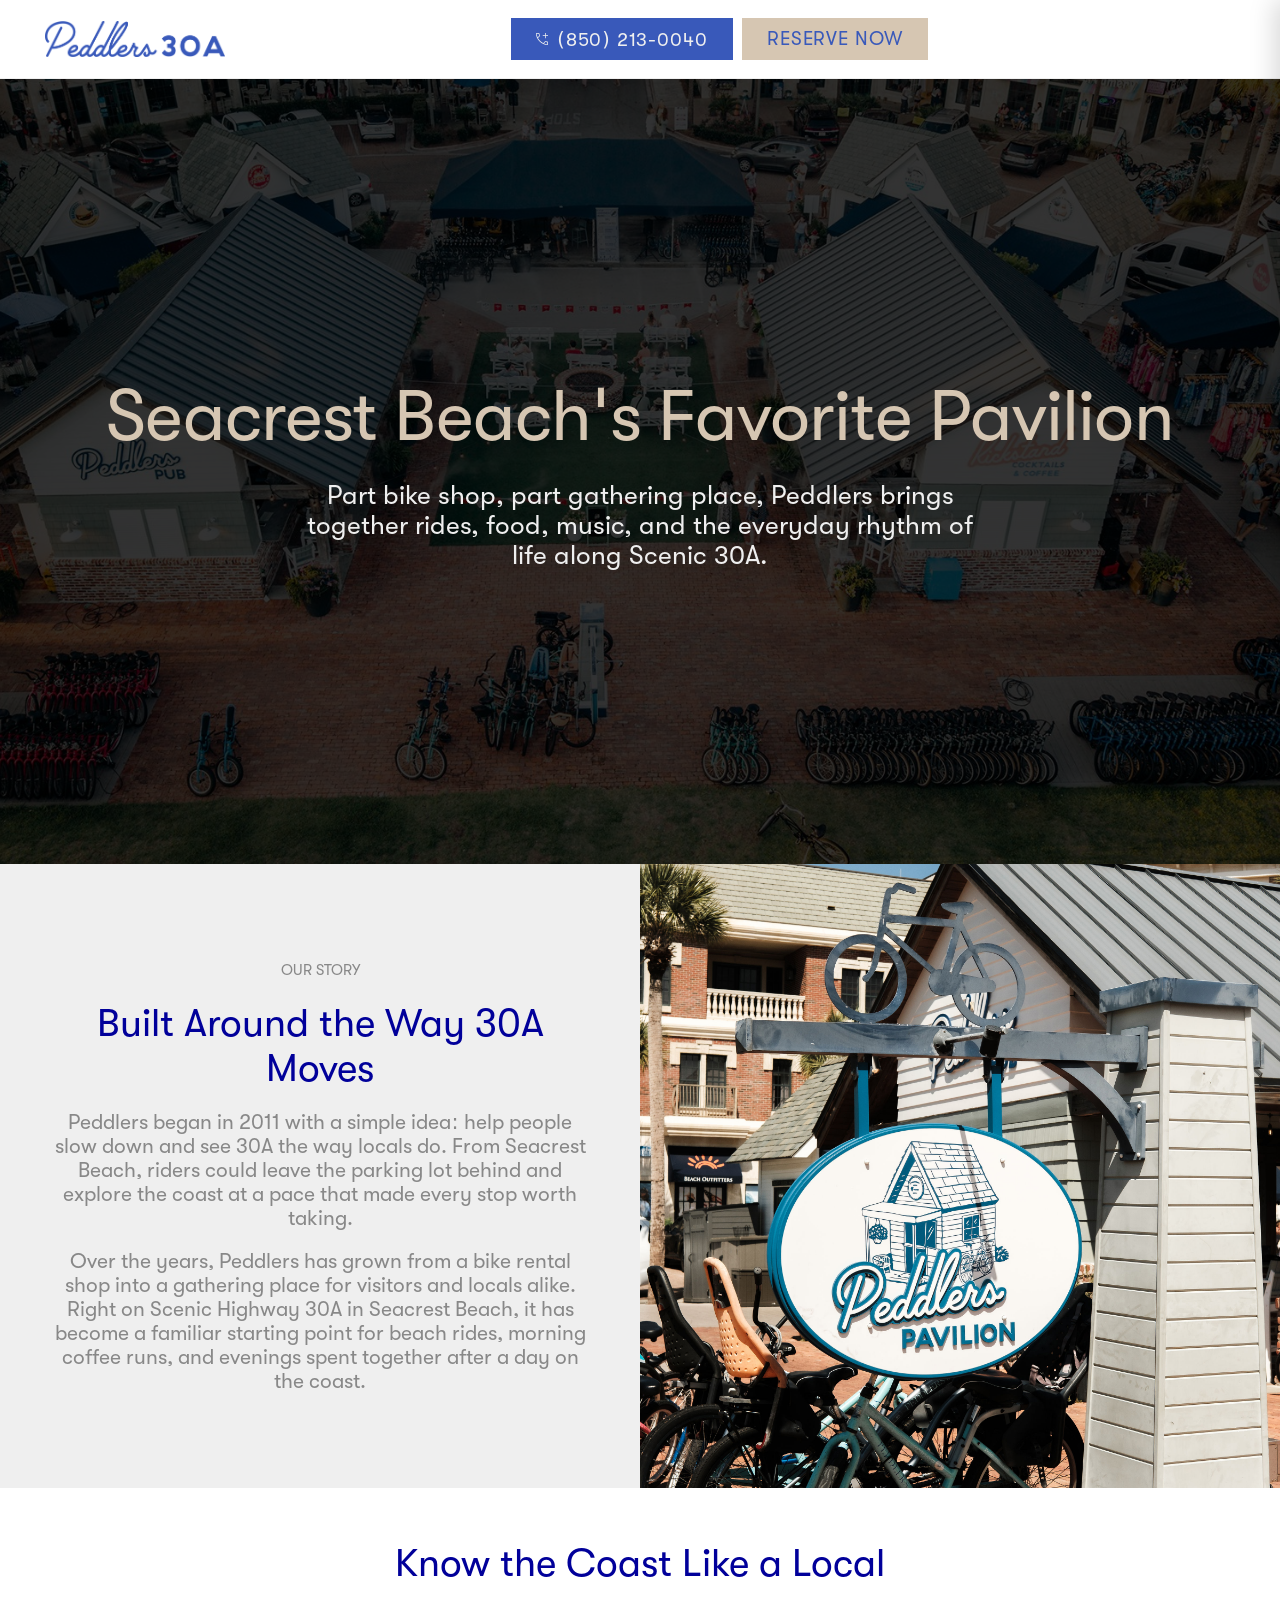
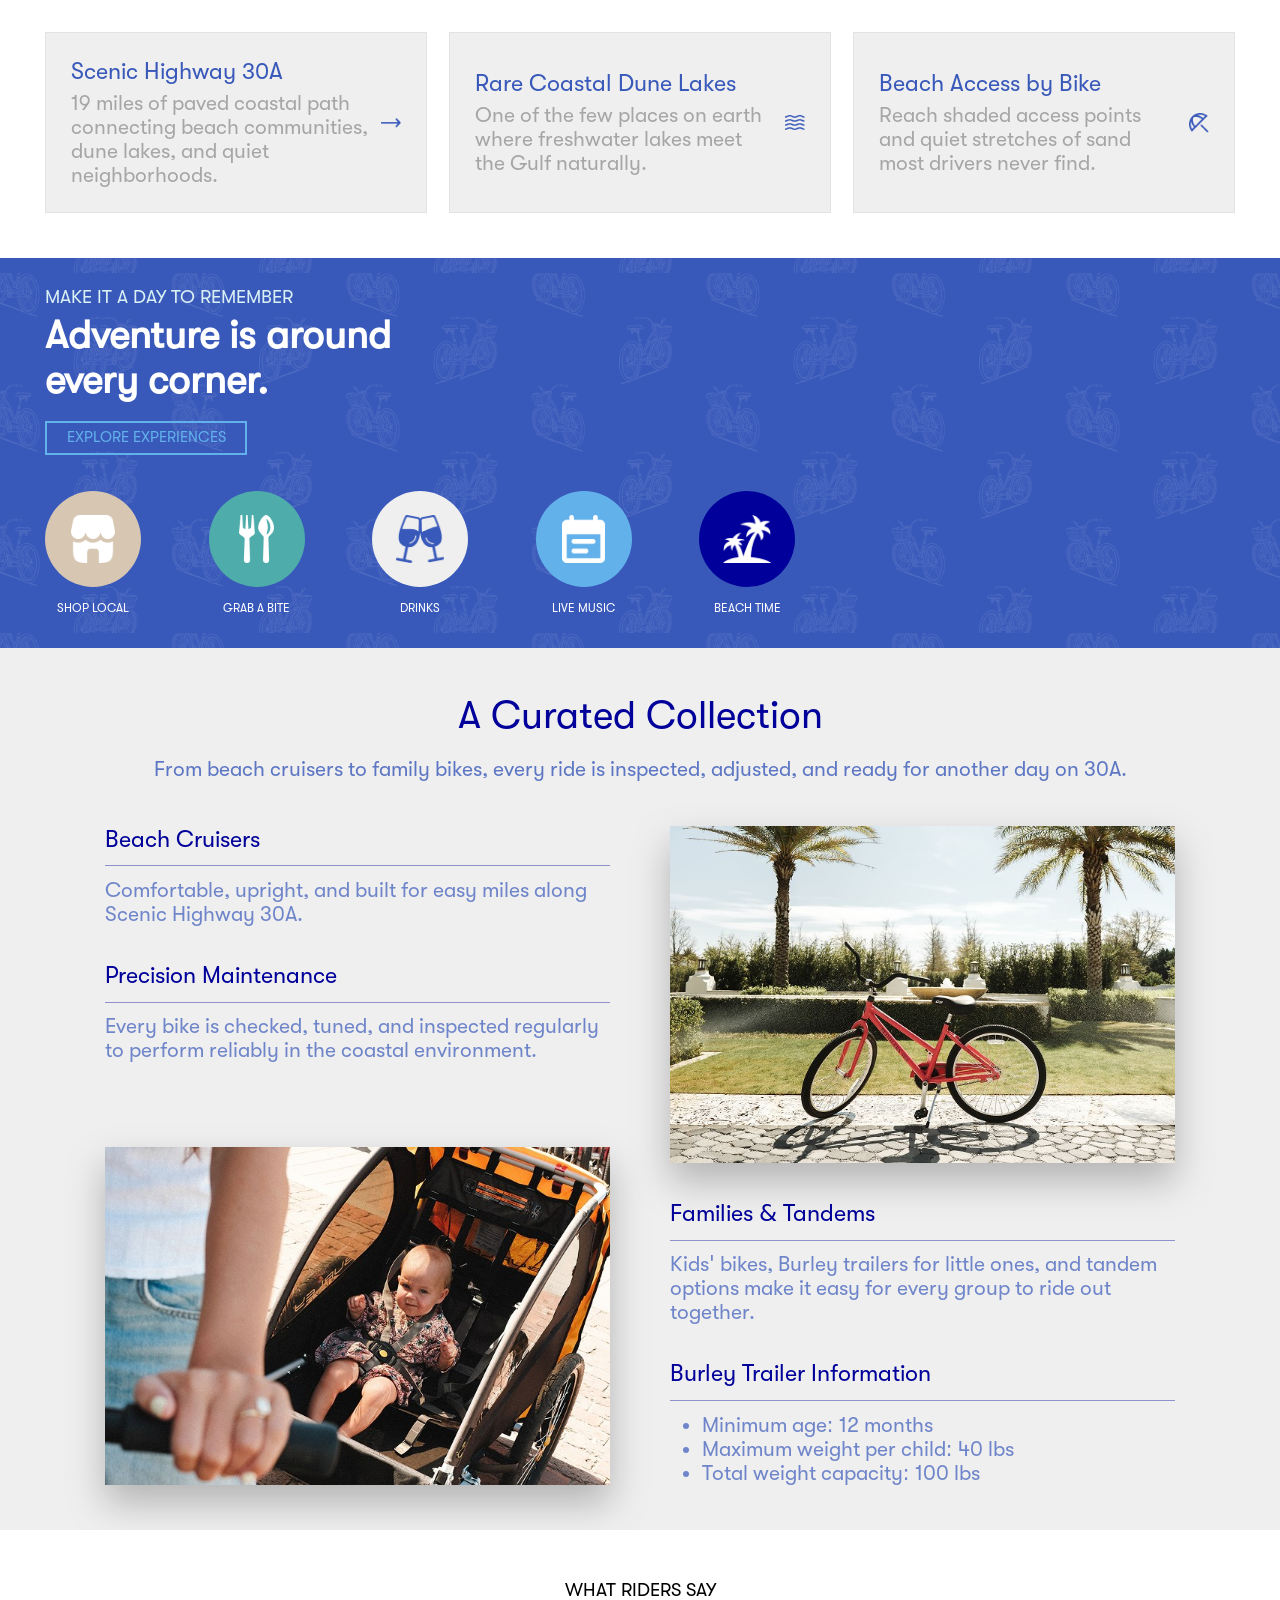
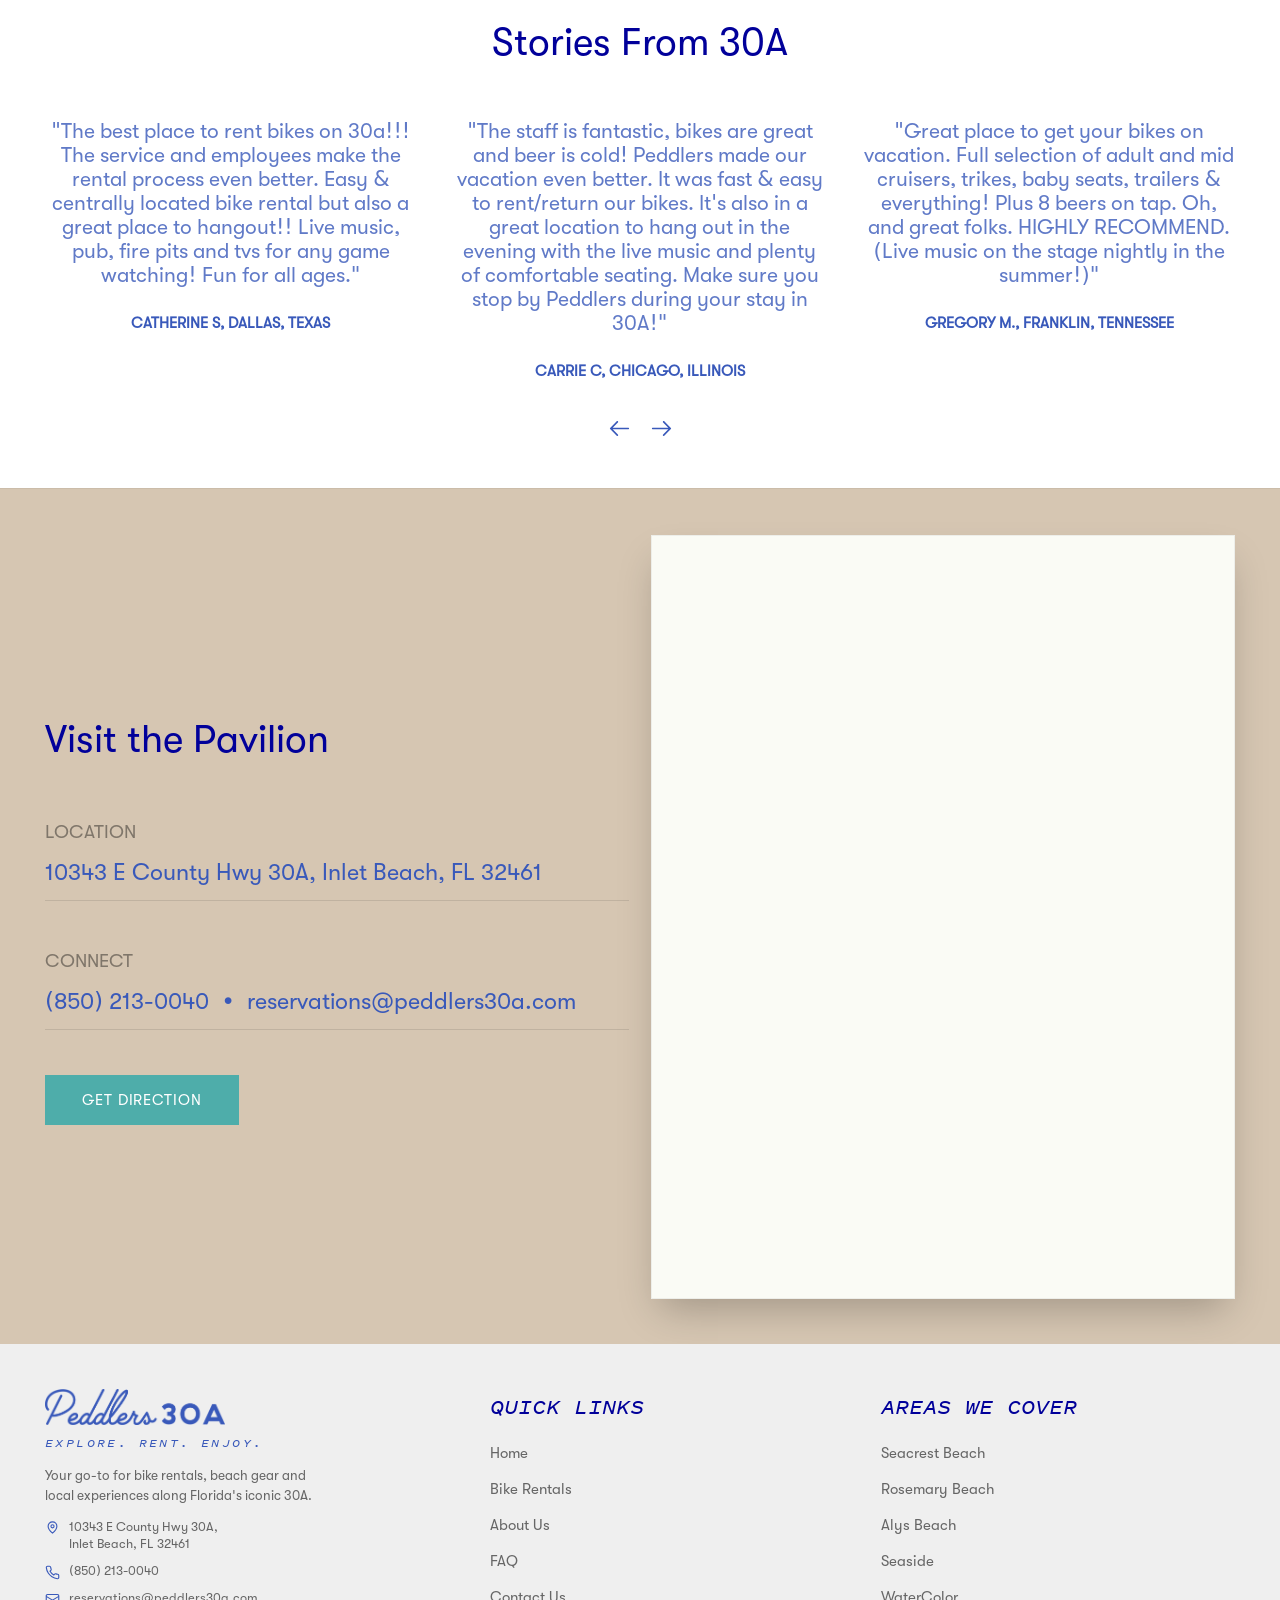
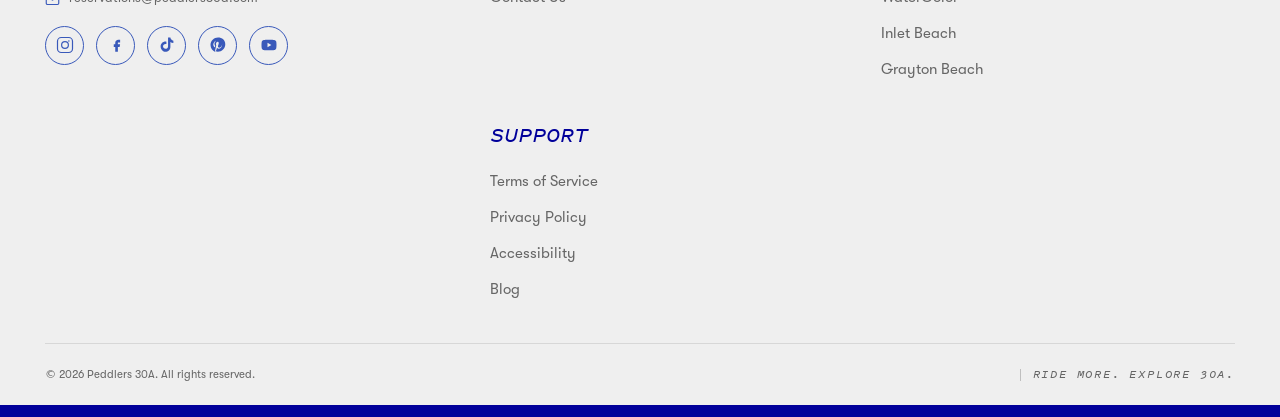
<file: about.html>
<!DOCTYPE html>
<html lang="en">

<head>
  <meta charset="UTF-8" />
  <meta name="viewport" content="width=device-width, initial-scale=1.0" />
  <title>About Peddlers 30A | Rental & Pavilion, Seacrest Beach</title>
  <meta name="description"
    content="Learn the story behind Peddlers 30A, a bike rental and pavilion in Seacrest Beach built around the Timpoochee Trail and the 30A lifestyle." />

  <link rel="stylesheet" href="assets/css/tokens.css?v=72" />
  <link rel="stylesheet" href="assets/css/fonts.css?v=80" />
  <link rel="stylesheet" href="assets/css/base.css?v=80" />
  <link rel="stylesheet" href="assets/css/components.css?v=81" />
  <link rel="stylesheet" href="assets/css/sections.css?v=200" />
  <link rel="stylesheet" href="assets/css/mobile.css?v=47" />
</head>

<body class="page-about">
  <!-- ====================================================================
         01 — Top navigation (Header)
         ==================================================================== -->
  <header class="site-header">
    <div class="site-header__inner">
      <a class="site-header__logo" href="index.html" aria-label="Peddlers 30A — home">
        <img src="assets/img/logo-peddlers-30a.png" alt="Peddlers 30A" />
      </a>

      <nav class="site-nav" id="site-nav" aria-label="Primary">
        <a class="site-nav__link" href="index.html">HOME</a>
        <a class="site-nav__link" href="rentals.html">RENTALS</a>
        <a class="site-nav__link" href="category.html">PRODUCTS</a>
        <a class="site-nav__link" href="location.html">LOCATION</a>
        <a class="site-nav__link is-active" href="about.html">ABOUT</a>
        <a class="site-nav__link" href="faq.html">FAQ</a>
        <a class="site-nav__link" href="contact.html">CONTACT</a>
      </nav>

      <div class="site-header__actions">
        <a class="btn btn--primary" href="tel:+18502130040">
          <img class="btn__icon" src="assets/icons/phone.svg" alt="" />
          (850) 213-0040
        </a>
        <a class="btn btn--sand" href="rentals.html">RESERVE NOW</a>
      </div>

      <button class="site-header__toggle" type="button" aria-expanded="false" aria-controls="site-nav"
        aria-label="Open menu">
        <span></span><span></span><span></span>
      </button>
    </div>
  </header>

  <main>
    <!-- ==================================================================
           02 — Hero (About Peddlers 30A)
           ================================================================== -->
    <section class="hero hero--about" style="background-image: url('assets/img/about-hero.jpg?v=2');">
      <div class="container hero__inner">
        <h1 class="hero__title">Seacrest Beach's Favorite Pavilion</h1>
        <p class="hero__lead">
          Part bike shop, part gathering place, Peddlers brings together rides, food, music, and the everyday rhythm of life along Scenic 30A.
        </p>
      </div>
    </section>

    <!-- ==================================================================
           03 — The Heart of the Coast / Crafting Memories Since the Beginning
           ================================================================== -->
    <section class="section about">
      <div class="about__panel">
        <div class="about__content" style="max-width: 840px;">
          <p class="eyebrow">OUR STORY</p>
          <h2 class="about__title">
            Built Around the Way 30A Moves
          </h2>
          <p class="about__copy">
            Peddlers began in 2011 with a simple idea: help people slow down and see 30A the way locals do. From
            Seacrest Beach, riders could leave the parking lot behind and explore the coast at a pace that made every
            stop worth taking.
          </p>
          <p class="about__copy">
            Over the years, Peddlers has grown from a bike rental shop into a gathering place for visitors and locals
            alike. Right on Scenic Highway 30A in Seacrest Beach, it has become a familiar starting point for beach
            rides, morning coffee runs, and evenings spent together after a day on the coast.
          </p>
        </div>
      </div>

      <figure class="about__media">
        <img class="media-cover" src="assets/img/about-story.jpg" alt="Peddlers Pavilion bike sign in Seacrest Beach" />
      </figure>
    </section>

    <!-- ==================================================================
           04 — Navigate Your Paradise
           ================================================================== -->
    <section class="section why why--paradise">
      <div class="container">
        <h2 class="why__title text-center">Know the Coast Like a Local</h2>

        <div class="why-cards">
          <article class="why-card">
            <div>
              <h3 class="why-card__title">Scenic Highway 30A</h3>
              <p class="why-card__copy">
                19 miles of paved coastal path connecting beach communities, dune lakes, and quiet neighborhoods.
              </p>
            </div>
            <img src="assets/img/Icon.png" alt="arrow icon" />
          </article>

          <article class="why-card">
            <div>
              <h3 class="why-card__title">Rare Coastal Dune Lakes</h3>
              <p class="why-card__copy">
                One of the few places on earth where freshwater lakes meet the Gulf naturally.
              </p>
            </div>
            <img src="assets/img/Icon-1.png" alt="waves icon" />
          </article>

          <article class="why-card">
            <div>
              <h3 class="why-card__title">Beach Access by Bike</h3>
              <p class="why-card__copy">
                Reach shaded access points and quiet stretches of sand most drivers never find.
              </p>
            </div>
            <img src="assets/img/Icon-2.png" alt="umbrella icon" />
          </article>
        </div>
      </div>
    </section>

    <!-- ==================================================================
           07 — Make It A Day To Remember Banner
           ================================================================== -->
    <section class="section day-banner">
      <div class="container day-banner__inner">
        <div class="day-banner__content">
          <p class="day-banner__eyebrow">MAKE IT A DAY TO REMEMBER</p>
          <h2 class="day-banner__title">Adventure is around every corner.</h2>
          <a class="btn btn--ghost day-banner__btn" href="index.html#experiences">EXPLORE EXPERIENCES</a>
        </div>

        <div class="day-banner__badges">
          <div class="day-badge">
            <div class="day-badge__circle day-badge__circle--sand">
              <img src="assets/img/Vector.png" alt="" />
            </div>
            <span class="day-badge__label">SHOP LOCAL</span>
          </div>

          <div class="day-badge">
            <div class="day-badge__circle day-badge__circle--teal">
              <img src="assets/img/Vector-1.png" alt="" />
            </div>
            <span class="day-badge__label">GRAB A BITE</span>
          </div>

          <div class="day-badge">
            <div class="day-badge__circle day-badge__circle--light">
              <img src="assets/img/Vector-2.png" alt="" />
            </div>
            <span class="day-badge__label">DRINKS</span>
          </div>

          <div class="day-badge">
            <div class="day-badge__circle day-badge__circle--sky">
              <img src="assets/img/Vector-3.png" alt="" />
            </div>
            <span class="day-badge__label">LIVE MUSIC</span>
          </div>

          <div class="day-badge">
            <div class="day-badge__circle day-badge__circle--navy">
              <img src="assets/img/Group-147.png" alt="" />
            </div>
            <span class="day-badge__label">BEACH TIME</span>
          </div>
        </div>
      </div>
    </section>

    <!-- ==================================================================
           06 — A Curated Collection
           ================================================================== -->
    <section class="section fleet">
      <div class="container fleet__inner">
        <div class="fleet__head">
          <h2 class="fleet__title">A Curated Collection</h2>
          <p class="fleet__lead">
            From beach cruisers to family bikes, every ride is inspected, adjusted, and ready for another day on 30A.
          </p>
        </div>

        <div class="fleet__grid">
          <div class="fleet__col">
            <div class="fleet__item">
              <div class="fleet__item-head">
                <h3 class="fleet__item-title">Beach Cruisers</h3>
              </div>
              <p class="fleet__item-copy">
                Comfortable, upright, and built for easy miles along Scenic Highway 30A.
              </p>
            </div>
            <div class="fleet__item">
              <div class="fleet__item-head">
                <h3 class="fleet__item-title">Precision Maintenance</h3>
              </div>
              <p class="fleet__item-copy">
                Every bike is checked, tuned, and inspected regularly to perform reliably in the coastal environment.
              </p>
            </div>
            <figure class="fleet__photo">
              <img src="assets/img/curated-2.jpg?v=2" alt="Child in Burley bike trailer" />
            </figure>
          </div>

          <div class="fleet__col">
            <figure class="fleet__photo">
              <img src="assets/img/curated-1.jpg?v=2" alt="Peddlers 30A beach cruiser bike" />
            </figure>
            <div class="fleet__item">
              <div class="fleet__item-head">
                <h3 class="fleet__item-title">Families &amp; Tandems</h3>
              </div>
              <p class="fleet__item-copy">
                Kids' bikes, Burley trailers for little ones, and tandem options make it easy for every group to ride
                out together.
              </p>
            </div>
            <div class="fleet__item">
              <div class="fleet__item-head">
                <h3 class="fleet__item-title">Burley Trailer Information</h3>
              </div>
              <ul class="fleet__item-list">
                <li>Minimum age: 12 months</li>
                <li>Maximum weight per child: 40 lbs</li>
                <li>Total weight capacity: 100 lbs</li>
              </ul>
            </div>
          </div>
        </div>
      </div>
    </section>

    <!-- ==================================================================
           17 — Guest Testimonials / Refined Experiences
           ================================================================== -->
    <section class="section testimonials">
      <div class="container">
        <p class="eyebrow text-center">WHAT RIDERS SAY</p>
        <h2 class="testimonials__title text-center">Stories From 30A</h2>

        <ul class="testimonials__grid">
          <li class="quote">
            <p class="quote__text">
              "The best place to rent bikes on 30a!!! The service and employees make the rental process even better.
              Easy &amp; centrally located bike rental but also a great place to hangout!! Live music, pub, fire pits
              and tvs for any game watching! Fun for all ages."
            </p>
            <p class="quote__who">Catherine S, Dallas, Texas</p>
          </li>
          <li class="quote">
            <p class="quote__text">
              "The staff is fantastic, bikes are great and beer is cold! Peddlers made our vacation even better. It was
              fast &amp; easy to rent/return our bikes. It's also in a great location to hang out in the evening with
              the live music and plenty of comfortable seating. Make sure you stop by Peddlers during your stay in 30A!"
            </p>
            <p class="quote__who">Carrie C, Chicago, Illinois</p>
          </li>
          <li class="quote">
            <p class="quote__text">
              "Great place to get your bikes on vacation. Full selection of adult and mid cruisers, trikes, baby seats,
              trailers &amp; everything! Plus 8 beers on tap. Oh, and great folks. HIGHLY RECOMMEND. (Live music on the
              stage nightly in the summer!)"
            </p>
            <p class="quote__who">Gregory M., Franklin, Tennessee</p>
          </li>
        </ul>

        <div class="testimonials__nav">
          <button class="carousel-nav__btn" type="button" aria-label="Previous testimonial">
            <svg viewBox="0 0 32 25" fill="none" xmlns="http://www.w3.org/2000/svg" aria-hidden="true" width="24"
              height="20">
              <path fill-rule="evenodd" clip-rule="evenodd"
                d="M0.401095 11.5212C0.144261 11.7809 5.30349e-07 12.133 5.46392e-07 12.5C5.62436e-07 12.867 0.144261 13.2191 0.401095 13.4788L11.3729 24.5592C11.4985 24.6953 11.6499 24.8044 11.8181 24.8801C11.9864 24.9558 12.168 24.9965 12.3521 24.9998C12.5363 25.0031 12.7192 24.9689 12.89 24.8992C13.0607 24.8295 13.2159 24.7259 13.3461 24.5943C13.4763 24.4628 13.579 24.3061 13.648 24.1337C13.717 23.9612 13.7508 23.7765 13.7476 23.5905C13.7443 23.4045 13.704 23.2211 13.6291 23.0512C13.5541 22.8813 13.446 22.7284 13.3113 22.6016L4.68011 13.8851L30.6285 13.8851C30.9923 13.8851 31.3411 13.7391 31.5983 13.4794C31.8555 13.2196 32 12.8673 32 12.5C32 12.1327 31.8555 11.7804 31.5983 11.5206C31.3411 11.2609 30.9923 11.115 30.6285 11.115L4.68011 11.115L13.3113 2.39837C13.446 2.27157 13.5541 2.11866 13.6291 1.94876C13.704 1.77886 13.7443 1.59546 13.7476 1.40948C13.7508 1.22351 13.717 1.03879 13.648 0.866323C13.579 0.69386 13.4763 0.537194 13.3461 0.405672C13.2159 0.27415 13.0607 0.170466 12.89 0.100805C12.7192 0.0311448 12.5363 -0.00306484 12.3521 0.000216414C12.168 0.00349767 11.9864 0.0442025 11.8181 0.119904C11.6499 0.195605 11.4985 0.304751 11.3729 0.440831L0.401095 11.5212Z"
                fill="currentColor" />
            </svg>
          </button>
          <button class="carousel-nav__btn" type="button" aria-label="Next testimonial">
            <svg viewBox="92 0 32 25" fill="none" xmlns="http://www.w3.org/2000/svg" aria-hidden="true" width="24"
              height="20">
              <path fill-rule="evenodd" clip-rule="evenodd"
                d="M123.599 11.5212C123.856 11.7809 124 12.133 124 12.5C124 12.867 123.856 13.2191 123.599 13.4788L112.627 24.5592C112.502 24.6953 112.35 24.8044 112.182 24.8801C112.014 24.9558 111.832 24.9965 111.648 24.9998C111.464 25.0031 111.281 24.9689 111.11 24.8992C110.939 24.8295 110.784 24.7259 110.654 24.5943C110.524 24.4628 110.421 24.3061 110.352 24.1337C110.283 23.9612 110.249 23.7765 110.252 23.5905C110.256 23.4045 110.296 23.2211 110.371 23.0512C110.446 22.8813 110.554 22.7284 110.689 22.6016L119.32 13.8851L93.3715 13.8851C93.0077 13.8851 92.6589 13.7391 92.4017 13.4794C92.1445 13.2196 92 12.8673 92 12.5C92 12.1327 92.1445 11.7804 92.4017 11.5206C92.6589 11.2609 93.0077 11.115 93.3715 11.115L119.32 11.115L110.689 2.39837C110.554 2.27157 110.446 2.11866 110.371 1.94876C110.296 1.77886 110.256 1.59546 110.252 1.40948C110.249 1.22351 110.283 1.03879 110.352 0.866323C110.421 0.69386 110.524 0.537194 110.654 0.405672C110.784 0.27415 110.939 0.170466 111.11 0.100805C111.281 0.0311448 111.464 -0.00306484 111.648 0.000216414C111.832 0.00349767 112.014 0.0442025 112.182 0.119904C112.35 0.195605 112.502 0.304751 112.627 0.440831L123.599 11.5212Z"
                fill="currentColor" />
            </svg>
          </button>
        </div>
      </div>
    </section>

    <!-- ==================================================================
           08 — Visit the Pavilion
           ================================================================== -->
    <section class="section contact" id="pavilion">
      <div class="container contact__inner">
        <div class="contact__details">
          <h2 class="contact__title">Visit the Pavilion</h2>

          <div class="contact__block">
            <p class="contact__label">LOCATION</p>
            <p class="contact__value">10343 E County Hwy 30A, Inlet Beach, FL 32461</p>
          </div>

          <div class="contact__block">
            <p class="contact__label">CONNECT</p>
            <p class="contact__value">
              <a href="tel:+18502130040">(850) 213-0040</a> <span class="contact__bullet">&bull;</span> <a
                href="mailto:reservations@peddlers30a.com">reservations@peddlers30a.com</a>
            </p>
          </div>

          <a class="btn btn--teal contact__cta"
            href="https://maps.google.com/?q=10343+E+County+Hwy+30A,+Inlet+Beach,+FL+32461" target="_blank"
            rel="noopener">GET DIRECTION</a>
        </div>

        <figure class="contact__map" style="display: flex;">
          <iframe
            src="https://www.google.com/maps/embed?pb=!1m18!1m12!1m3!1d3445.4440399091454!2d-86.02173242443716!3d30.281418174805022!2m3!1f0!2f0!3f0!3m2!1i1024!2i768!4f13.1!3m3!1m2!1s0x8893f1fdbc7ec827%3A0x5a6ed556c4dfa18b!2sPeddlers%2030A!5e0!3m2!1sen!2sin!4v1788890912456!5m2!1sen!2sin"
            width="100%" height="100%" style="border:0;" allowfullscreen="" loading="lazy"
            referrerpolicy="strict-origin-when-cross-origin"></iframe>
        </figure>
      </div>
    </section>
  </main>

  <!-- ====================================================================
         09 — Site Footer
         ==================================================================== -->
  <footer class="site-footer">
    <div class="container">
      <div class="site-footer__grid">
        <div class="site-footer__brand">
          <a class="site-footer__logo" href="index.html" aria-label="Peddlers 30A">
            <img src="assets/img/logo-peddlers-30a.png" alt="Peddlers 30A" />
          </a>
          <p class="site-footer__tagline">Explore. Rent. Enjoy.</p>
          <p class="site-footer__blurb">Your go-to for bike rentals, beach gear and local experiences along Florida's iconic 30A.</p>
          <ul class="site-footer__contact">
            <li>
              <svg viewBox="0 0 24 24" fill="none" stroke="currentColor" stroke-width="1.8" aria-hidden="true"><path d="M12 21s-7-5.686-7-11a7 7 0 1 1 14 0c0 5.314-7 11-7 11z" /><circle cx="12" cy="10" r="2.5" /></svg>
              <span>10343 E County Hwy 30A,<br />Inlet Beach, FL 32461</span>
            </li>
            <li>
              <svg viewBox="0 0 24 24" fill="none" stroke="currentColor" stroke-width="1.8" aria-hidden="true"><path d="M22 16.92v3a2 2 0 0 1-2.18 2 19.79 19.79 0 0 1-8.63-3.07 19.5 19.5 0 0 1-6-6 19.79 19.79 0 0 1-3.07-8.67A2 2 0 0 1 4.11 2h3a2 2 0 0 1 2 1.72c.127.96.36 1.903.7 2.81a2 2 0 0 1-.45 2.11L8.09 9.91a16 16 0 0 0 6 6l1.27-1.27a2 2 0 0 1 2.11-.45c.907.34 1.85.57 2.81.7A2 2 0 0 1 22 16.92z" /></svg>
              <a href="tel:+18502130040">(850) 213-0040</a>
            </li>
            <li>
              <svg viewBox="0 0 24 24" fill="none" stroke="currentColor" stroke-width="1.8" aria-hidden="true"><rect x="2" y="4" width="20" height="16" rx="2" /><path d="M2 7l10 6 10-6" /></svg>
              <a href="mailto:reservations@peddlers30a.com">reservations@peddlers30a.com</a>
            </li>
          </ul>
          <div class="site-footer__social">
            <a href="https://instagram.com" target="_blank" rel="noopener" aria-label="Instagram"><svg viewBox="0 0 24 24" fill="none" stroke="currentColor" stroke-width="1.6" aria-hidden="true"><rect x="2" y="2" width="20" height="20" rx="5" /><circle cx="12" cy="12" r="4.5" /><circle cx="17.2" cy="6.8" r="1" fill="currentColor" stroke="none" /></svg></a>
            <a href="https://facebook.com" target="_blank" rel="noopener" aria-label="Facebook"><svg viewBox="0 0 24 24" fill="currentColor" stroke="none" aria-hidden="true"><path d="M15 8.5h2.5V5h-2.5c-2.2 0-4 1.8-4 4v2H9v3.5h2v6.5h3.5V14.5h2.3l.7-3.5h-3V9c0-.3.2-.5.5-.5z" /></svg></a>
            <a href="https://tiktok.com" target="_blank" rel="noopener" aria-label="TikTok"><svg viewBox="0 0 24 24" fill="currentColor" stroke="none" aria-hidden="true"><path d="M16.5 2c.4 2.2 1.9 3.8 4 4.2v3c-1.5 0-2.9-.5-4-1.3v6.6c0 3.6-2.9 6.5-6.5 6.5S3.5 17.5 3.5 13.9 6.4 7.4 10 7.4c.4 0 .8 0 1.2.1v3.2c-.4-.1-.8-.2-1.2-.2-1.8 0-3.3 1.5-3.3 3.3s1.5 3.3 3.3 3.3 3.4-1.4 3.4-3.2V2h3.1z" /></svg></a>
            <a href="https://pinterest.com" target="_blank" rel="noopener" aria-label="Pinterest"><svg viewBox="0 0 24 24" fill="currentColor" stroke="none" aria-hidden="true"><path d="M12 2C6.5 2 2 6.5 2 12c0 4.2 2.6 7.8 6.3 9.3-.1-.8-.2-2 0-2.9l1.4-6s-.4-.7-.4-1.8c0-1.7 1-3 2.2-3 1 0 1.5.8 1.5 1.7 0 1-.7 2.6-1 4-.3 1.2.6 2.2 1.8 2.2 2.1 0 3.7-2.2 3.7-5.4 0-2.8-2-4.8-4.9-4.8-3.3 0-5.3 2.5-5.3 5.1 0 1 .4 2.1.9 2.7.1.1.1.2.1.3l-.4 1.5c0 .2-.2.2-.3.1-1.2-.5-1.9-2.2-1.9-3.5 0-2.9 2.1-5.6 6.1-5.6 3.2 0 5.7 2.3 5.7 5.3 0 3.2-2 5.7-4.8 5.7-.9 0-1.8-.5-2.1-1.1l-.6 2.2c-.2.8-.8 1.9-1.2 2.5.9.3 1.9.4 2.9.4 5.5 0 10-4.5 10-10S17.5 2 12 2z" /></svg></a>
            <a href="https://youtube.com" target="_blank" rel="noopener" aria-label="YouTube"><svg viewBox="0 0 24 24" fill="currentColor" stroke="none" aria-hidden="true"><path d="M22 12s0-3.2-.4-4.7c-.2-.9-.9-1.6-1.8-1.8C18.2 5 12 5 12 5s-6.2 0-7.8.5c-.9.2-1.6.9-1.8 1.8C2 8.8 2 12 2 12s0 3.2.4 4.7c.2.9.9 1.6 1.8 1.8C5.8 19 12 19 12 19s6.2 0 7.8-.5c.9-.2 1.6-.9 1.8-1.8.4-1.5.4-4.7.4-4.7zM10 15V9l5.2 3-5.2 3z" /></svg></a>
          </div>
        </div>

        <div class="site-footer__cols">
          <div>
            <h2 class="site-footer__heading">QUICK LINKS</h2>
            <ul>
              <li><a href="index.html">Home</a></li>
              <li><a href="rentals.html">Bike Rentals</a></li>
              <li><a href="about.html">About Us</a></li>
              <li><a href="faq.html">FAQ</a></li>
              <li><a href="contact.html">Contact Us</a></li>
            </ul>
          </div>
          <div>
            <h2 class="site-footer__heading">AREAS WE COVER</h2>
            <ul>
              <li><a href="location.html">Seacrest Beach</a></li>
              <li><a href="location.html">Rosemary Beach</a></li>
              <li><a href="location.html">Alys Beach</a></li>
              <li><a href="location.html">Seaside</a></li>
              <li><a href="location.html">WaterColor</a></li>
              <li><a href="location.html">Inlet Beach</a></li>
              <li><a href="location.html">Grayton Beach</a></li>
            </ul>
          </div>
          <div>
            <h2 class="site-footer__heading">SUPPORT</h2>
            <ul>
              <li><a href="terms-of-service.html">Terms of Service</a></li>
              <li><a href="privacy-policy.html">Privacy Policy</a></li>
              <li><a href="#">Accessibility</a></li>
              <li><a href="#">Blog</a></li>
            </ul>
          </div>
        </div>
      </div>

      <div class="site-footer__base">
        <p class="site-footer__copy">&copy; 2026 Peddlers 30A. All rights reserved.</p>
        <p class="site-footer__tag">Ride More. Explore 30A.</p>
      </div>
    </div>
    <div class="site-footer__rule"></div>
  </footer>

  <script src="assets/js/main.js?v=80"></script>
</body>

</html>
</file>
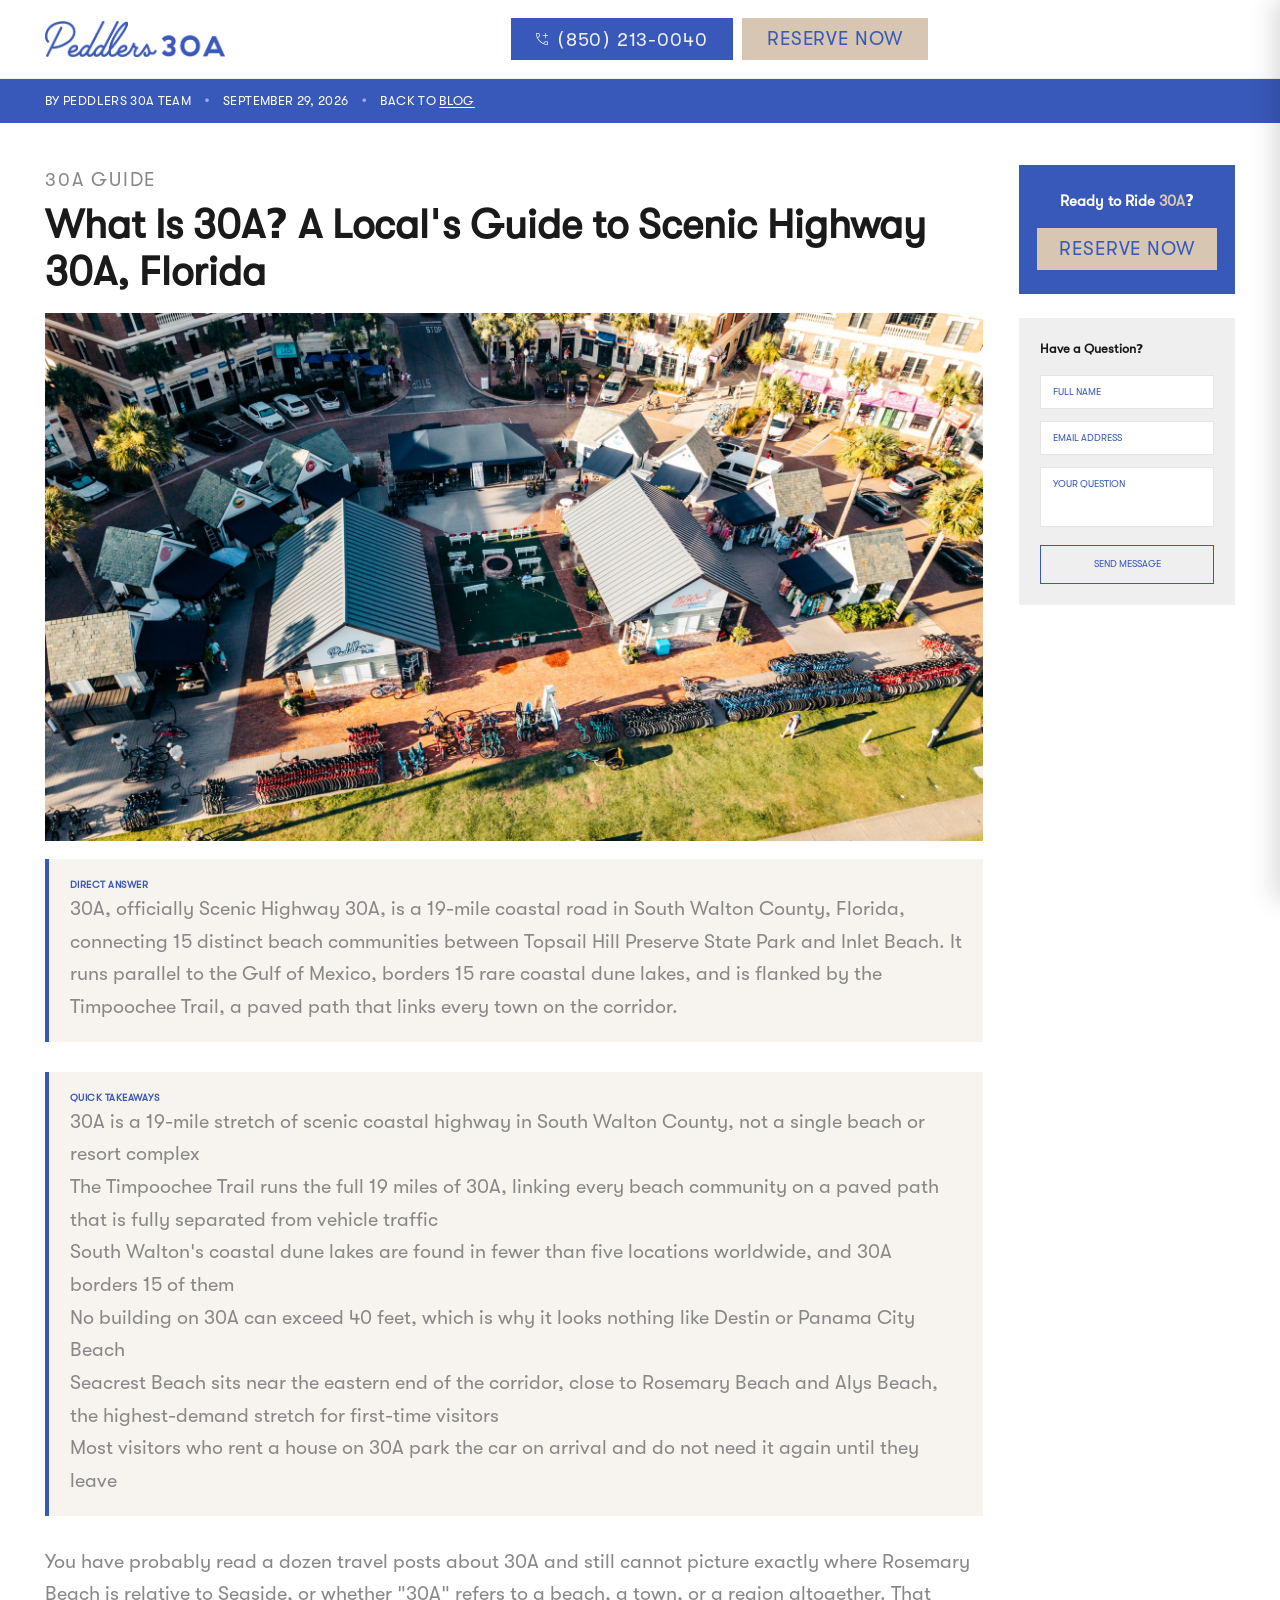
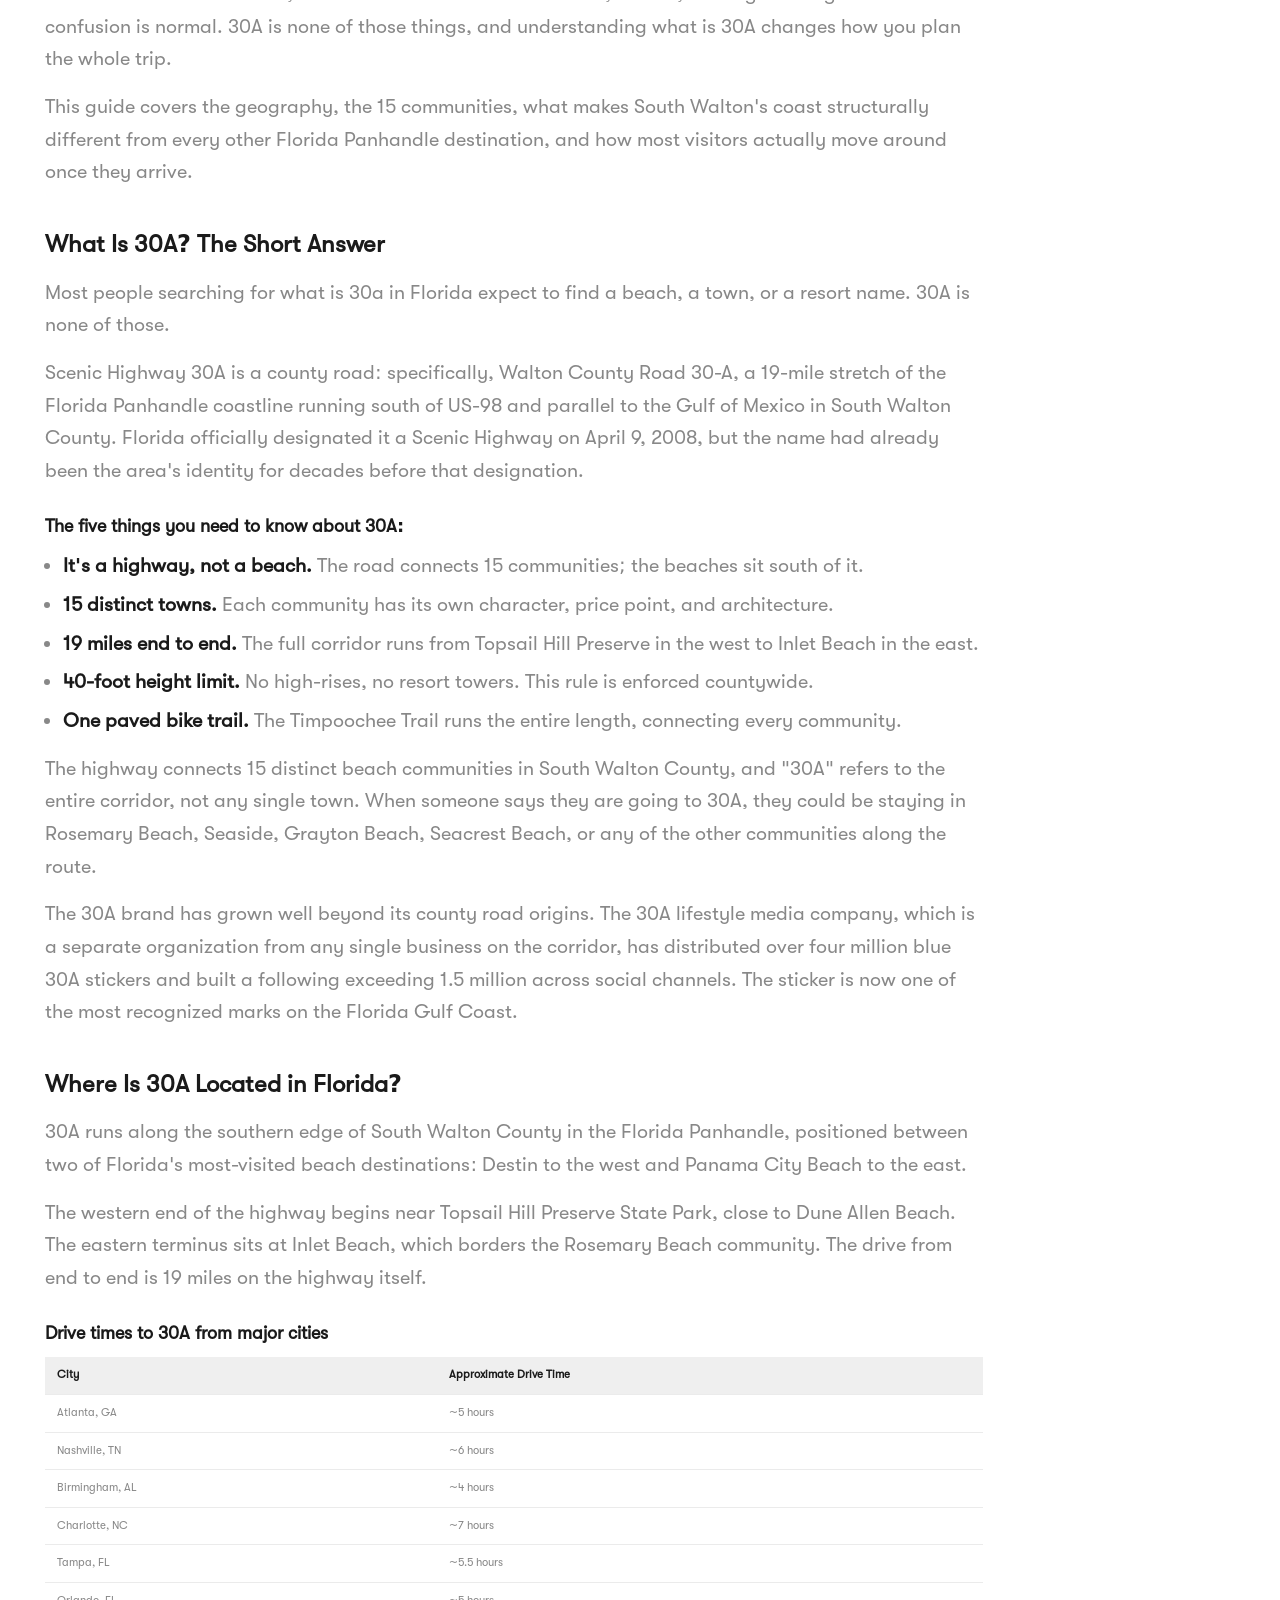
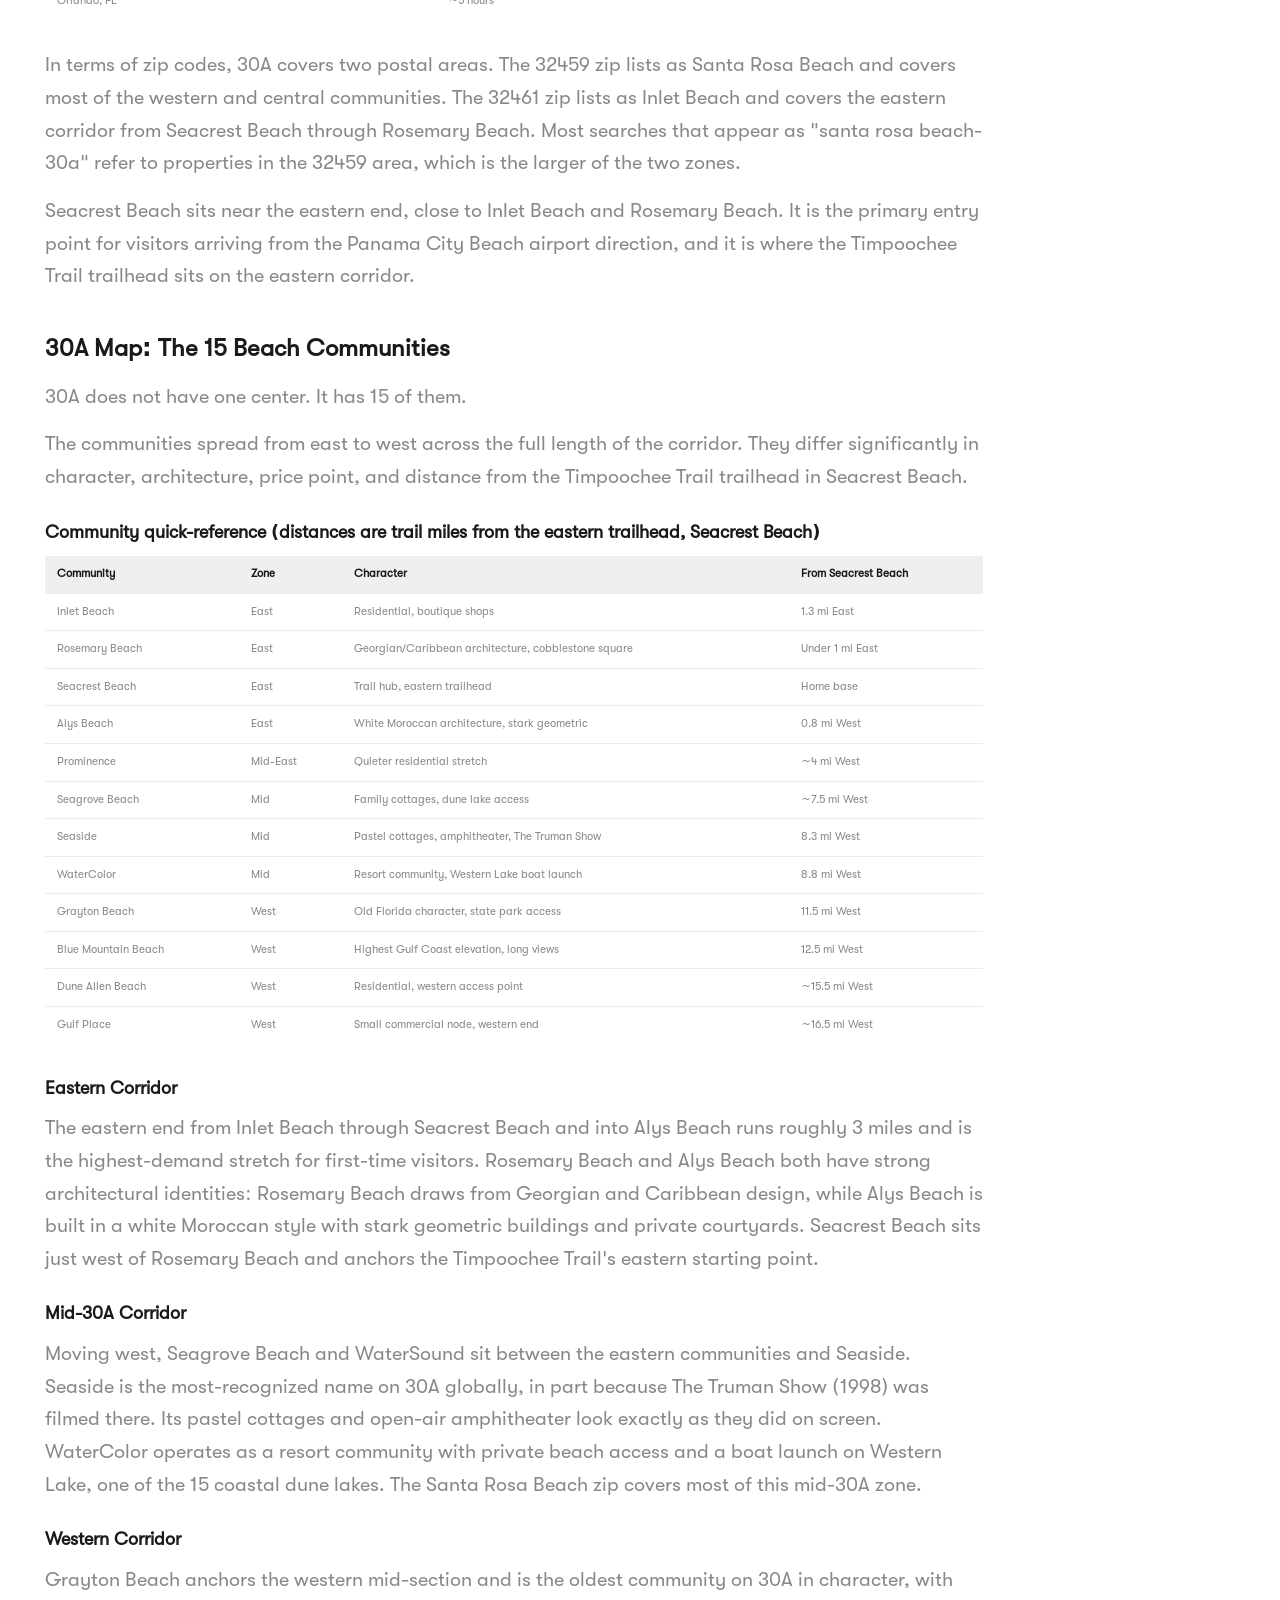
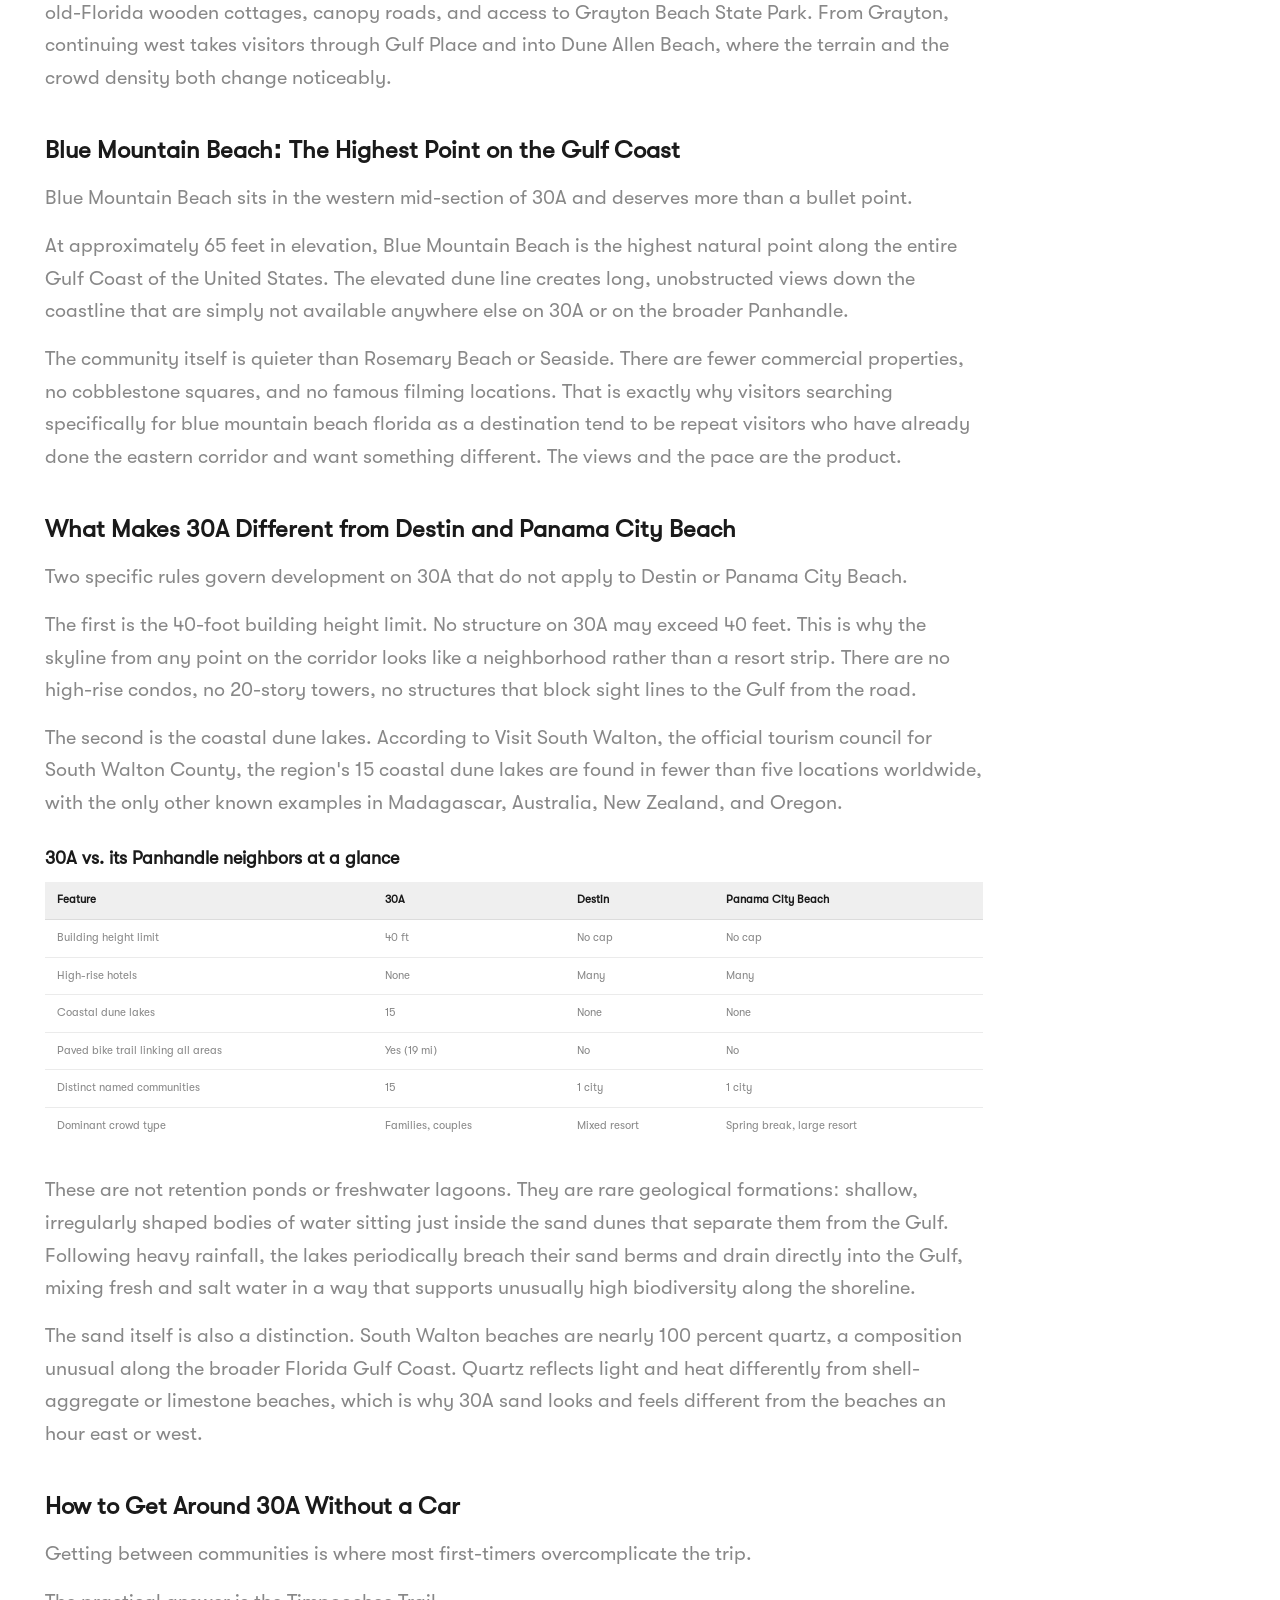
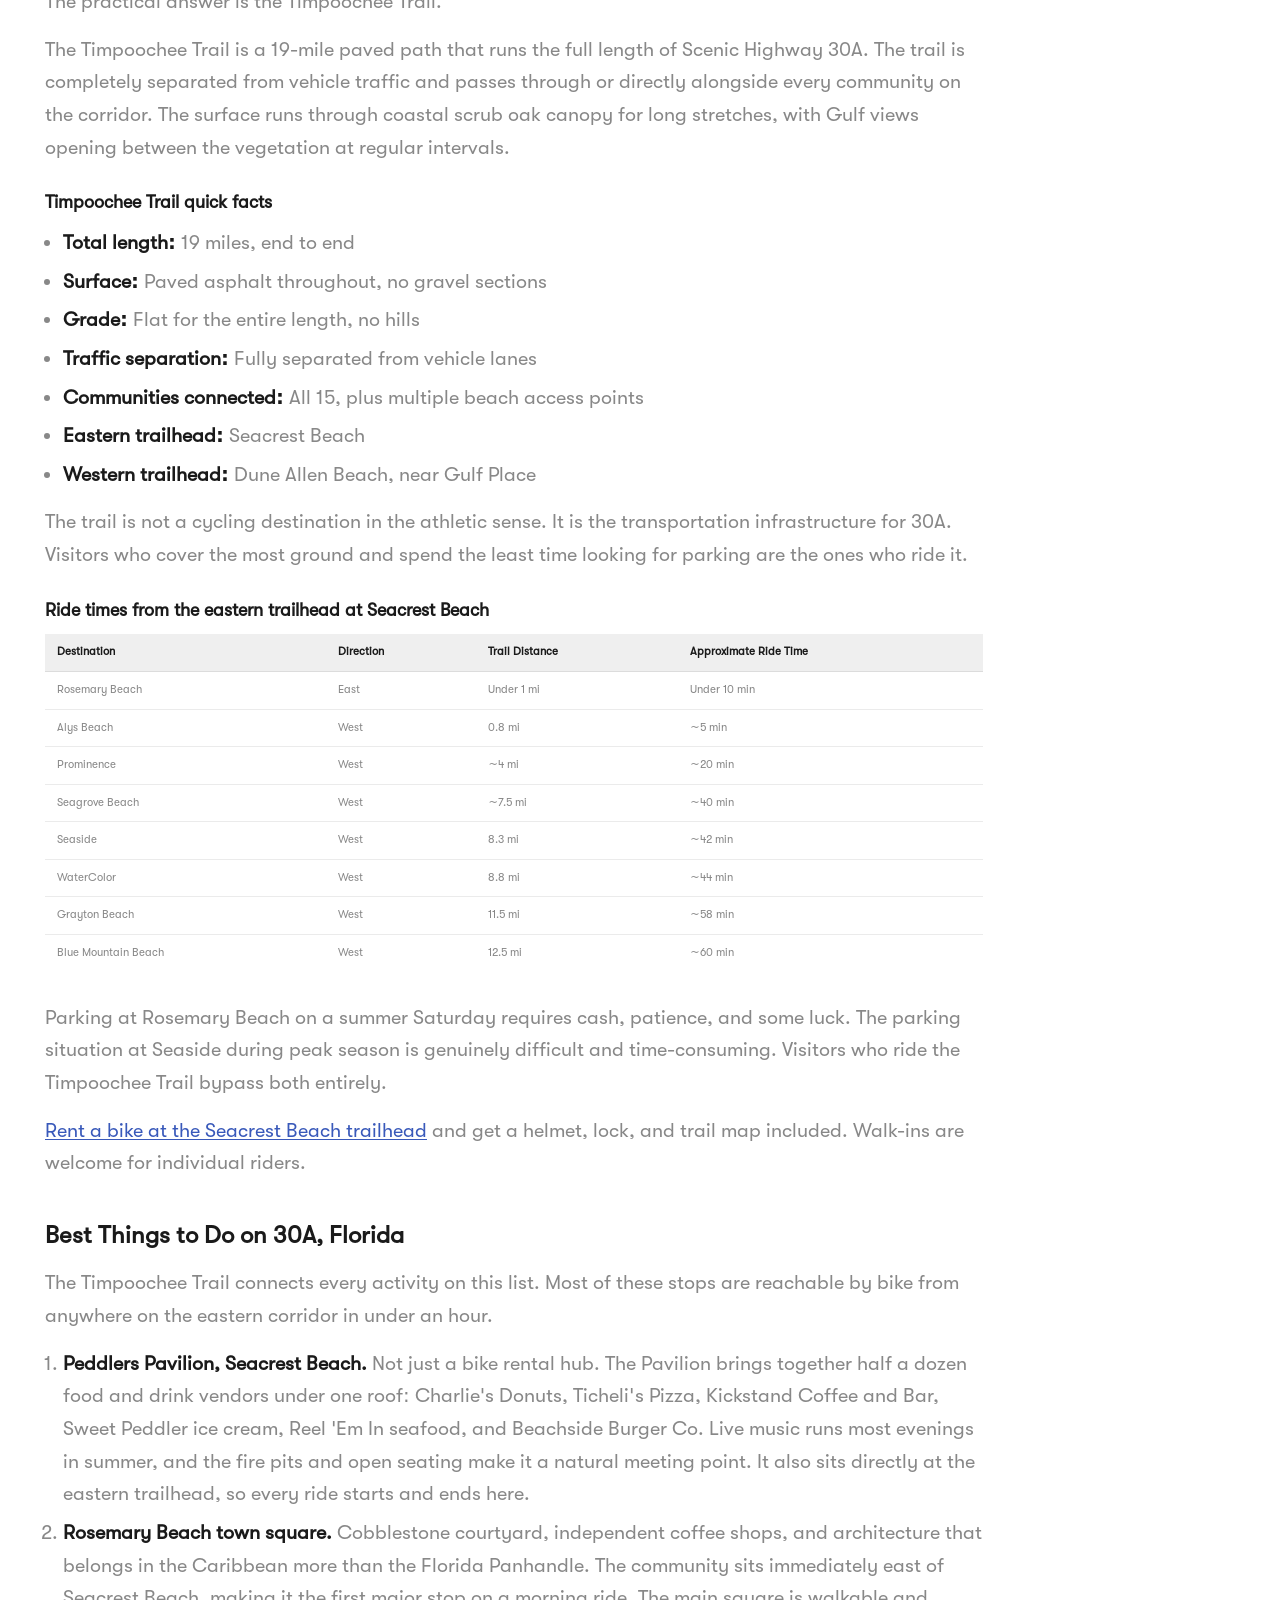
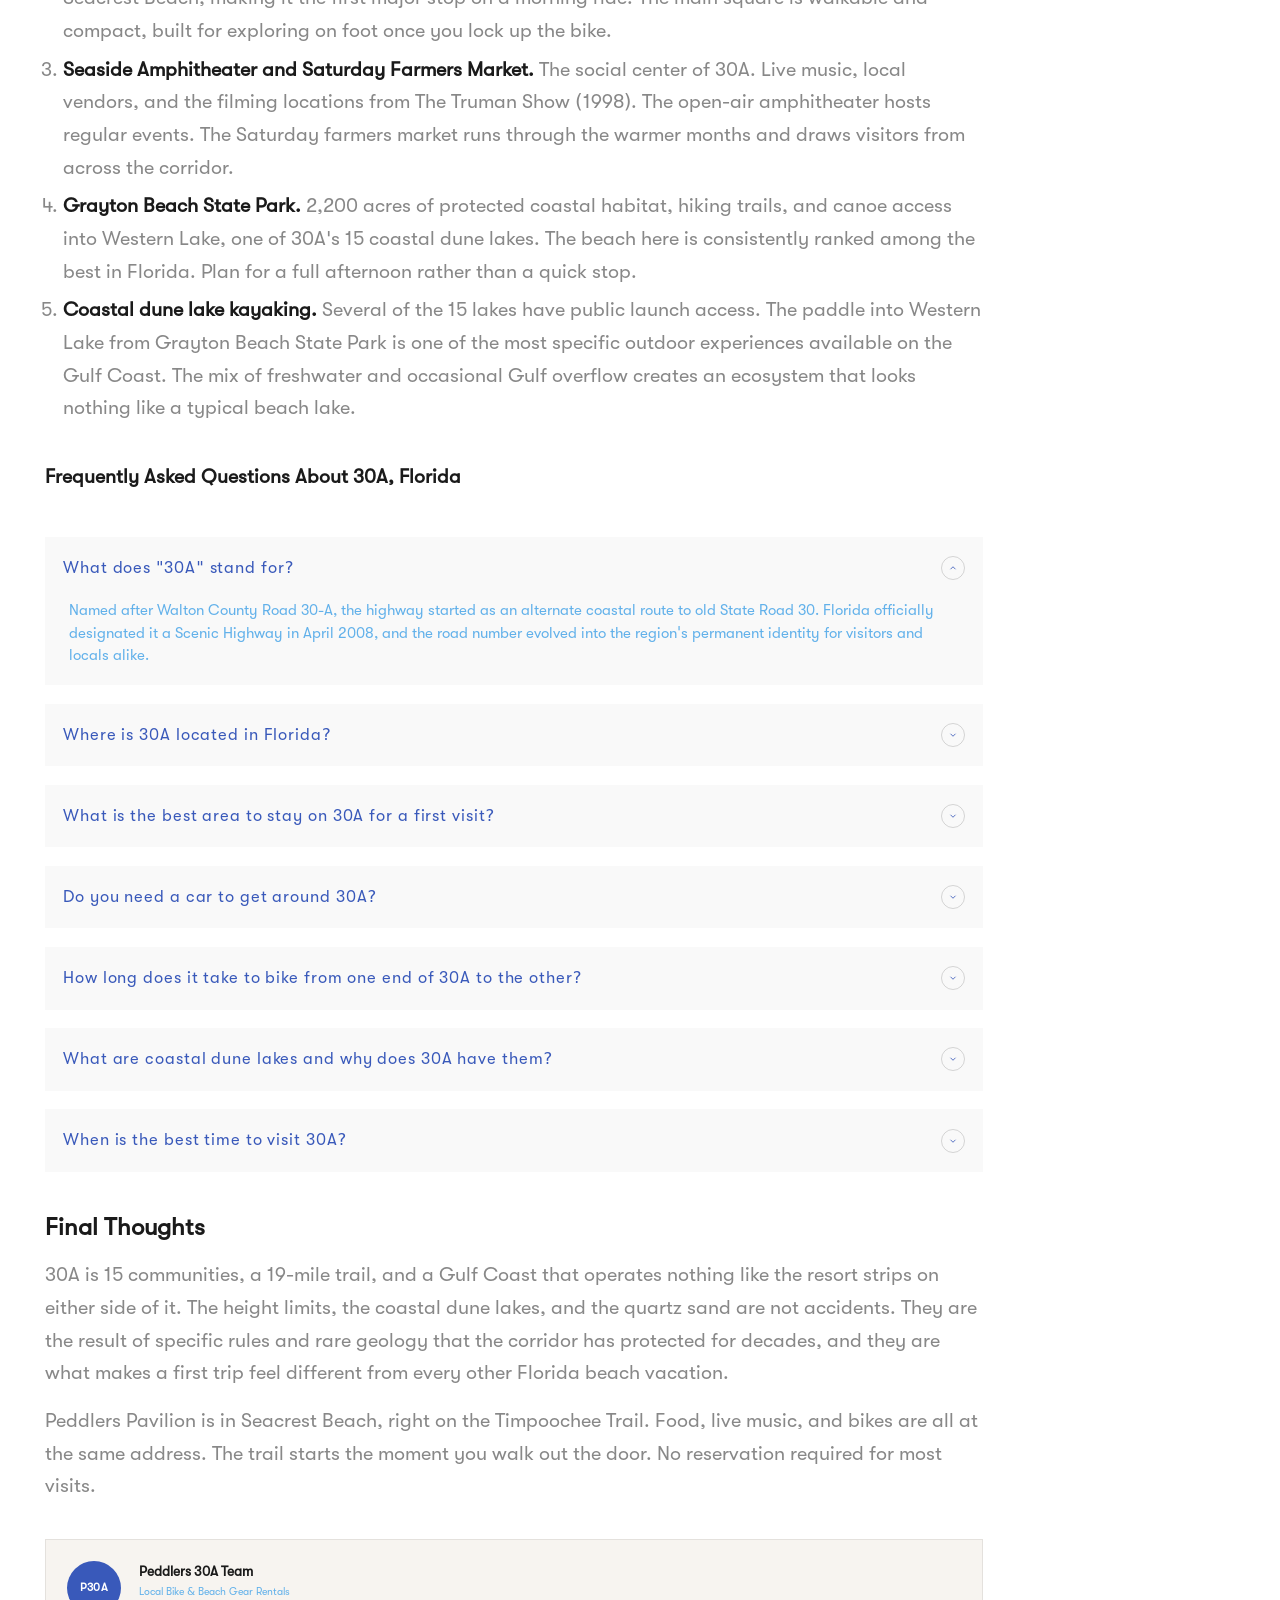
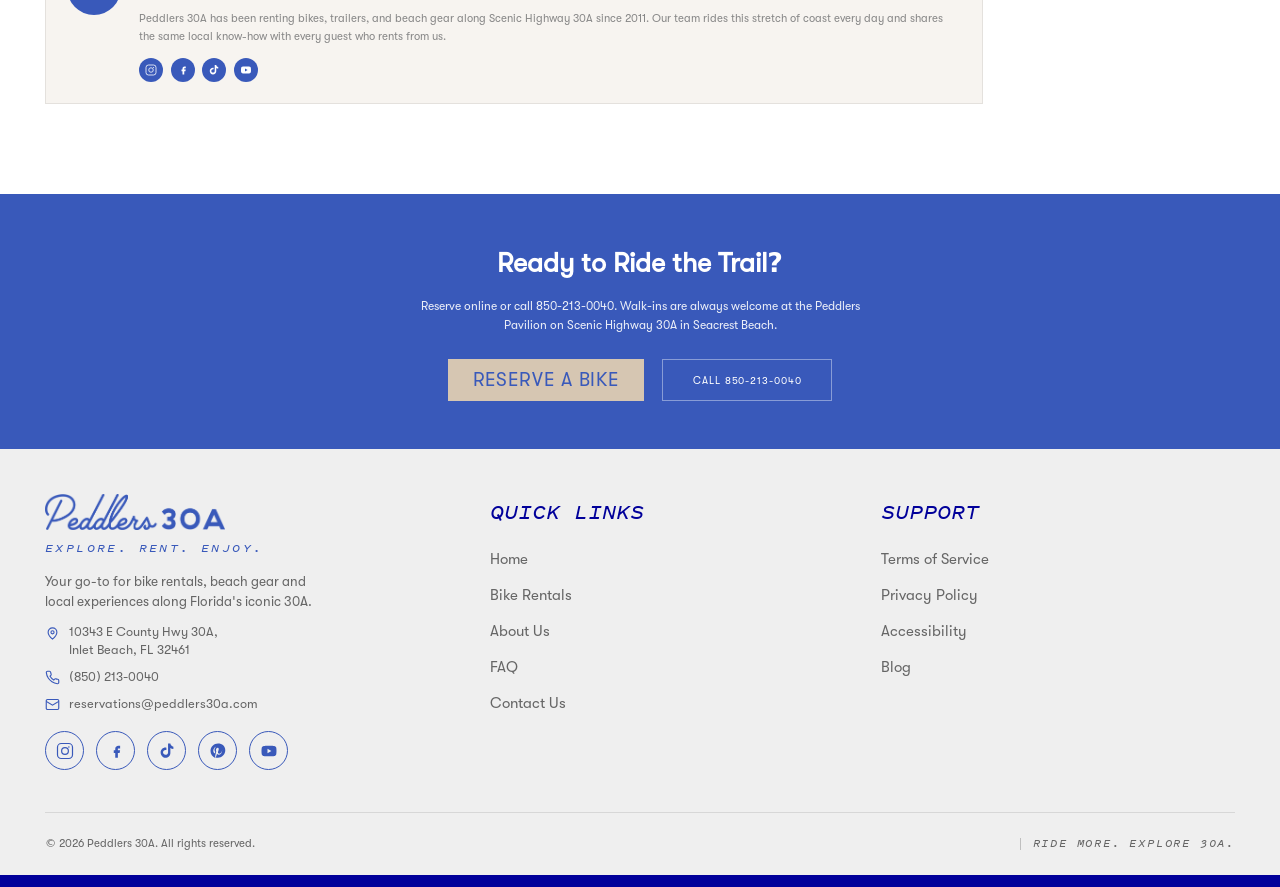
<file: blog-what-is-30a.html>
<!DOCTYPE html>
<html lang="en">

<head>
  <meta charset="UTF-8" />
  <meta name="viewport" content="width=device-width, initial-scale=1.0" />
  <title>What Is 30A? A Local's Guide to Scenic Highway 30A, Florida | Peddlers 30A</title>
  <meta name="description"
    content="30A is a 19-mile coastal road connecting 15 beach communities in South Walton County, Florida. A local's guide to the geography, the Timpoochee Trail, and getting around without a car." />

  <link rel="stylesheet" href="assets/css/tokens.css?v=72" />
  <link rel="stylesheet" href="assets/css/fonts.css?v=80" />
  <link rel="stylesheet" href="assets/css/base.css?v=80" />
  <link rel="stylesheet" href="assets/css/components.css?v=81" />
  <link rel="stylesheet" href="assets/css/sections.css?v=214" />
  <link rel="stylesheet" href="assets/css/blog.css?v=23" />
  <link rel="stylesheet" href="assets/css/mobile.css?v=47" />
</head>

<body class="page-blog">
  <!-- ====================================================================
         01 — Top navigation (Header)
         ==================================================================== -->
  <header class="site-header">
    <div class="site-header__inner">
      <a class="site-header__logo" href="index.html" aria-label="Peddlers 30A — home">
        <img src="assets/img/logo-peddlers-30a.png" alt="Peddlers 30A" />
      </a>

      <nav class="site-nav" id="site-nav" aria-label="Primary">
        <a class="site-nav__link" href="index.html">HOME</a>
        <a class="site-nav__link" href="rentals.html">RENTALS</a>
        <a class="site-nav__link" href="category.html">PRODUCTS</a>
        <a class="site-nav__link" href="location.html">LOCATION</a>
        <a class="site-nav__link" href="about.html">ABOUT</a>
        <a class="site-nav__link" href="faq.html">FAQ</a>
        <a class="site-nav__link" href="contact.html">CONTACT</a>
      </nav>

      <div class="site-header__actions">
        <a class="btn btn--primary" href="tel:+18502130040">
          <img class="btn__icon" src="assets/icons/phone.svg" alt="" />
          (850) 213-0040
        </a>
        <a class="btn btn--sand" href="rentals.html">RESERVE NOW</a>
      </div>

      <button class="site-header__toggle" type="button" aria-expanded="false" aria-controls="site-nav"
        aria-label="Open menu">
        <span></span><span></span><span></span>
      </button>
    </div>
  </header>

  <div class="site-header__overlay" hidden></div>

  <main>
    <p class="article__meta">
      <span>By Peddlers 30A Team</span>
      <span>September 29, 2026</span>
      <span>Back to <a href="blog.html">Blog</a></span>
    </p>

    <!-- ==================================================================
           02 — Article
           ================================================================== -->
    <section class="section article">
      <div class="container">
        <div class="article-layout">
        <aside class="article-toc">
          <p class="article-toc__title">Table of contents</p>
          <ol class="article-toc__list">
            <li><a href="#short-answer">What Is 30A? The Short Answer</a></li>
            <li><a href="#where-located">Where Is 30A Located in Florida?</a></li>
            <li><a href="#30a-map">30A Map: The 15 Beach Communities</a></li>
            <li><a href="#blue-mountain-beach">Blue Mountain Beach: The Highest Point</a></li>
            <li><a href="#30a-vs-destin">What Makes 30A Different</a></li>
            <li><a href="#getting-around">How to Get Around Without a Car</a></li>
            <li><a href="#things-to-do">Best Things to Do on 30A</a></li>
            <li><a href="#faq">Frequently Asked Questions</a></li>
            <li><a href="#final-thoughts">Final Thoughts</a></li>
          </ol>
        </aside>

        <div class="article-main">
        <p class="eyebrow">30A Guide</p>
        <h1 class="article__title-page">What Is 30A? A Local's Guide to Scenic Highway 30A, Florida</h1>

        <figure class="article__featured-image">
          <img src="assets/img/hero-aerial.jpg" alt="What Is 30A? A Local's Guide to Scenic Highway 30A, Florida" />
        </figure>

        <div class="article__callout">
          <p class="article__callout-label">Direct Answer</p>
          <p>
            30A, officially Scenic Highway 30A, is a 19-mile coastal road in South Walton County, Florida, connecting
            15 distinct beach communities between Topsail Hill Preserve State Park and Inlet Beach. It runs parallel
            to the Gulf of Mexico, borders 15 rare coastal dune lakes, and is flanked by the Timpoochee Trail, a
            paved path that links every town on the corridor.
          </p>
        </div>

        <div class="article__callout">
          <p class="article__callout-label">Quick Takeaways</p>
          <ul>
            <li>30A is a 19-mile stretch of scenic coastal highway in South Walton County, not a single beach or resort complex</li>
            <li>The Timpoochee Trail runs the full 19 miles of 30A, linking every beach community on a paved path that is fully separated from vehicle traffic</li>
            <li>South Walton's coastal dune lakes are found in fewer than five locations worldwide, and 30A borders 15 of them</li>
            <li>No building on 30A can exceed 40 feet, which is why it looks nothing like Destin or Panama City Beach</li>
            <li>Seacrest Beach sits near the eastern end of the corridor, close to Rosemary Beach and Alys Beach, the highest-demand stretch for first-time visitors</li>
            <li>Most visitors who rent a house on 30A park the car on arrival and do not need it again until they leave</li>
          </ul>
        </div>

        <div class="article__body">
          <p>
            You have probably read a dozen travel posts about 30A and still cannot picture exactly where Rosemary
            Beach is relative to Seaside, or whether "30A" refers to a beach, a town, or a region altogether. That
            confusion is normal. 30A is none of those things, and understanding what is 30A changes how you plan the
            whole trip.
          </p>
          <p>
            This guide covers the geography, the 15 communities, what makes South Walton's coast structurally
            different from every other Florida Panhandle destination, and how most visitors actually move around once
            they arrive.
          </p>

          <h2 id="short-answer">What Is 30A? The Short Answer</h2>
          <p>
            Most people searching for what is 30a in Florida expect to find a beach, a town, or a resort name. 30A is
            none of those.
          </p>
          <p>
            Scenic Highway 30A is a county road: specifically, Walton County Road 30-A, a 19-mile stretch of the
            Florida Panhandle coastline running south of US-98 and parallel to the Gulf of Mexico in South Walton
            County. Florida officially designated it a Scenic Highway on April 9, 2008, but the name had already been
            the area's identity for decades before that designation.
          </p>

          <h3>The five things you need to know about 30A:</h3>
          <ul>
            <li><strong>It's a highway, not a beach.</strong> The road connects 15 communities; the beaches sit south of it.</li>
            <li><strong>15 distinct towns.</strong> Each community has its own character, price point, and architecture.</li>
            <li><strong>19 miles end to end.</strong> The full corridor runs from Topsail Hill Preserve in the west to Inlet Beach in the east.</li>
            <li><strong>40-foot height limit.</strong> No high-rises, no resort towers. This rule is enforced countywide.</li>
            <li><strong>One paved bike trail.</strong> The Timpoochee Trail runs the entire length, connecting every community.</li>
          </ul>
          <p>
            The highway connects 15 distinct beach communities in South Walton County, and "30A" refers to the entire
            corridor, not any single town. When someone says they are going to 30A, they could be staying in Rosemary
            Beach, Seaside, Grayton Beach, Seacrest Beach, or any of the other communities along the route.
          </p>
          <p>
            The 30A brand has grown well beyond its county road origins. The 30A lifestyle media company, which is a
            separate organization from any single business on the corridor, has distributed over four million blue
            30A stickers and built a following exceeding 1.5 million across social channels. The sticker is now one
            of the most recognized marks on the Florida Gulf Coast.
          </p>

          <h2 id="where-located">Where Is 30A Located in Florida?</h2>
          <p>
            30A runs along the southern edge of South Walton County in the Florida Panhandle, positioned between two
            of Florida's most-visited beach destinations: Destin to the west and Panama City Beach to the east.
          </p>
          <p>
            The western end of the highway begins near Topsail Hill Preserve State Park, close to Dune Allen Beach.
            The eastern terminus sits at Inlet Beach, which borders the Rosemary Beach community. The drive from end
            to end is 19 miles on the highway itself.
          </p>

          <h3>Drive times to 30A from major cities</h3>
          <div class="article__table-wrap">
            <table class="article-table">
              <thead>
                <tr><th>City</th><th>Approximate Drive Time</th></tr>
              </thead>
              <tbody>
                <tr><td>Atlanta, GA</td><td>~5 hours</td></tr>
                <tr><td>Nashville, TN</td><td>~6 hours</td></tr>
                <tr><td>Birmingham, AL</td><td>~4 hours</td></tr>
                <tr><td>Charlotte, NC</td><td>~7 hours</td></tr>
                <tr><td>Tampa, FL</td><td>~5.5 hours</td></tr>
                <tr><td>Orlando, FL</td><td>~5 hours</td></tr>
              </tbody>
            </table>
          </div>

          <p>
            In terms of zip codes, 30A covers two postal areas. The 32459 zip lists as Santa Rosa Beach and covers
            most of the western and central communities. The 32461 zip lists as Inlet Beach and covers the eastern
            corridor from Seacrest Beach through Rosemary Beach. Most searches that appear as "santa rosa beach-30a"
            refer to properties in the 32459 area, which is the larger of the two zones.
          </p>
          <p>
            Seacrest Beach sits near the eastern end, close to Inlet Beach and Rosemary Beach. It is the primary
            entry point for visitors arriving from the Panama City Beach airport direction, and it is where the
            Timpoochee Trail trailhead sits on the eastern corridor.
          </p>

          <h2 id="30a-map">30A Map: The 15 Beach Communities</h2>
          <p>30A does not have one center. It has 15 of them.</p>
          <p>
            The communities spread from east to west across the full length of the corridor. They differ
            significantly in character, architecture, price point, and distance from the Timpoochee Trail trailhead
            in Seacrest Beach.
          </p>

          <h3>Community quick-reference (distances are trail miles from the eastern trailhead, Seacrest Beach)</h3>
          <div class="article__table-wrap">
            <table class="article-table">
              <thead>
                <tr><th>Community</th><th>Zone</th><th>Character</th><th>From Seacrest Beach</th></tr>
              </thead>
              <tbody>
                <tr><td>Inlet Beach</td><td>East</td><td>Residential, boutique shops</td><td>1.3 mi East</td></tr>
                <tr><td>Rosemary Beach</td><td>East</td><td>Georgian/Caribbean architecture, cobblestone square</td><td>Under 1 mi East</td></tr>
                <tr><td>Seacrest Beach</td><td>East</td><td>Trail hub, eastern trailhead</td><td>Home base</td></tr>
                <tr><td>Alys Beach</td><td>East</td><td>White Moroccan architecture, stark geometric</td><td>0.8 mi West</td></tr>
                <tr><td>Prominence</td><td>Mid-East</td><td>Quieter residential stretch</td><td>~4 mi West</td></tr>
                <tr><td>Seagrove Beach</td><td>Mid</td><td>Family cottages, dune lake access</td><td>~7.5 mi West</td></tr>
                <tr><td>Seaside</td><td>Mid</td><td>Pastel cottages, amphitheater, The Truman Show</td><td>8.3 mi West</td></tr>
                <tr><td>WaterColor</td><td>Mid</td><td>Resort community, Western Lake boat launch</td><td>8.8 mi West</td></tr>
                <tr><td>Grayton Beach</td><td>West</td><td>Old Florida character, state park access</td><td>11.5 mi West</td></tr>
                <tr><td>Blue Mountain Beach</td><td>West</td><td>Highest Gulf Coast elevation, long views</td><td>12.5 mi West</td></tr>
                <tr><td>Dune Allen Beach</td><td>West</td><td>Residential, western access point</td><td>~15.5 mi West</td></tr>
                <tr><td>Gulf Place</td><td>West</td><td>Small commercial node, western end</td><td>~16.5 mi West</td></tr>
              </tbody>
            </table>
          </div>

          <h3>Eastern Corridor</h3>
          <p>
            The eastern end from Inlet Beach through Seacrest Beach and into Alys Beach runs roughly 3 miles and is
            the highest-demand stretch for first-time visitors. Rosemary Beach and Alys Beach both have strong
            architectural identities: Rosemary Beach draws from Georgian and Caribbean design, while Alys Beach is
            built in a white Moroccan style with stark geometric buildings and private courtyards. Seacrest Beach
            sits just west of Rosemary Beach and anchors the Timpoochee Trail's eastern starting point.
          </p>

          <h3>Mid-30A Corridor</h3>
          <p>
            Moving west, Seagrove Beach and WaterSound sit between the eastern communities and Seaside. Seaside is
            the most-recognized name on 30A globally, in part because The Truman Show (1998) was filmed there. Its
            pastel cottages and open-air amphitheater look exactly as they did on screen. WaterColor operates as a
            resort community with private beach access and a boat launch on Western Lake, one of the 15 coastal dune
            lakes. The Santa Rosa Beach zip covers most of this mid-30A zone.
          </p>

          <h3>Western Corridor</h3>
          <p>
            Grayton Beach anchors the western mid-section and is the oldest community on 30A in character, with
            old-Florida wooden cottages, canopy roads, and access to Grayton Beach State Park. From Grayton,
            continuing west takes visitors through Gulf Place and into Dune Allen Beach, where the terrain and the
            crowd density both change noticeably.
          </p>

          <h2 id="blue-mountain-beach">Blue Mountain Beach: The Highest Point on the Gulf Coast</h2>
          <p>Blue Mountain Beach sits in the western mid-section of 30A and deserves more than a bullet point.</p>
          <p>
            At approximately 65 feet in elevation, Blue Mountain Beach is the highest natural point along the entire
            Gulf Coast of the United States. The elevated dune line creates long, unobstructed views down the
            coastline that are simply not available anywhere else on 30A or on the broader Panhandle.
          </p>
          <p>
            The community itself is quieter than Rosemary Beach or Seaside. There are fewer commercial properties, no
            cobblestone squares, and no famous filming locations. That is exactly why visitors searching specifically
            for blue mountain beach florida as a destination tend to be repeat visitors who have already done the
            eastern corridor and want something different. The views and the pace are the product.
          </p>

          <h2 id="30a-vs-destin">What Makes 30A Different from Destin and Panama City Beach</h2>
          <p>
            Two specific rules govern development on 30A that do not apply to Destin or Panama City Beach.
          </p>
          <p>
            The first is the 40-foot building height limit. No structure on 30A may exceed 40 feet. This is why the
            skyline from any point on the corridor looks like a neighborhood rather than a resort strip. There are no
            high-rise condos, no 20-story towers, no structures that block sight lines to the Gulf from the road.
          </p>
          <p>
            The second is the coastal dune lakes. According to Visit South Walton, the official tourism council for
            South Walton County, the region's 15 coastal dune lakes are found in fewer than five locations worldwide,
            with the only other known examples in Madagascar, Australia, New Zealand, and Oregon.
          </p>

          <h3>30A vs. its Panhandle neighbors at a glance</h3>
          <div class="article__table-wrap">
            <table class="article-table">
              <thead>
                <tr><th>Feature</th><th>30A</th><th>Destin</th><th>Panama City Beach</th></tr>
              </thead>
              <tbody>
                <tr><td>Building height limit</td><td>40 ft</td><td>No cap</td><td>No cap</td></tr>
                <tr><td>High-rise hotels</td><td>None</td><td>Many</td><td>Many</td></tr>
                <tr><td>Coastal dune lakes</td><td>15</td><td>None</td><td>None</td></tr>
                <tr><td>Paved bike trail linking all areas</td><td>Yes (19 mi)</td><td>No</td><td>No</td></tr>
                <tr><td>Distinct named communities</td><td>15</td><td>1 city</td><td>1 city</td></tr>
                <tr><td>Dominant crowd type</td><td>Families, couples</td><td>Mixed resort</td><td>Spring break, large resort</td></tr>
              </tbody>
            </table>
          </div>

          <p>
            These are not retention ponds or freshwater lagoons. They are rare geological formations: shallow,
            irregularly shaped bodies of water sitting just inside the sand dunes that separate them from the Gulf.
            Following heavy rainfall, the lakes periodically breach their sand berms and drain directly into the
            Gulf, mixing fresh and salt water in a way that supports unusually high biodiversity along the shoreline.
          </p>
          <p>
            The sand itself is also a distinction. South Walton beaches are nearly 100 percent quartz, a composition
            unusual along the broader Florida Gulf Coast. Quartz reflects light and heat differently from
            shell-aggregate or limestone beaches, which is why 30A sand looks and feels different from the beaches an
            hour east or west.
          </p>

          <h2 id="getting-around">How to Get Around 30A Without a Car</h2>
          <p>Getting between communities is where most first-timers overcomplicate the trip.</p>
          <p>The practical answer is the Timpoochee Trail.</p>
          <p>
            The Timpoochee Trail is a 19-mile paved path that runs the full length of Scenic Highway 30A. The trail
            is completely separated from vehicle traffic and passes through or directly alongside every community on
            the corridor. The surface runs through coastal scrub oak canopy for long stretches, with Gulf views
            opening between the vegetation at regular intervals.
          </p>

          <h3>Timpoochee Trail quick facts</h3>
          <ul>
            <li><strong>Total length:</strong> 19 miles, end to end</li>
            <li><strong>Surface:</strong> Paved asphalt throughout, no gravel sections</li>
            <li><strong>Grade:</strong> Flat for the entire length, no hills</li>
            <li><strong>Traffic separation:</strong> Fully separated from vehicle lanes</li>
            <li><strong>Communities connected:</strong> All 15, plus multiple beach access points</li>
            <li><strong>Eastern trailhead:</strong> Seacrest Beach</li>
            <li><strong>Western trailhead:</strong> Dune Allen Beach, near Gulf Place</li>
          </ul>
          <p>
            The trail is not a cycling destination in the athletic sense. It is the transportation infrastructure for
            30A. Visitors who cover the most ground and spend the least time looking for parking are the ones who
            ride it.
          </p>

          <h3>Ride times from the eastern trailhead at Seacrest Beach</h3>
          <div class="article__table-wrap">
            <table class="article-table">
              <thead>
                <tr><th>Destination</th><th>Direction</th><th>Trail Distance</th><th>Approximate Ride Time</th></tr>
              </thead>
              <tbody>
                <tr><td>Rosemary Beach</td><td>East</td><td>Under 1 mi</td><td>Under 10 min</td></tr>
                <tr><td>Alys Beach</td><td>West</td><td>0.8 mi</td><td>~5 min</td></tr>
                <tr><td>Prominence</td><td>West</td><td>~4 mi</td><td>~20 min</td></tr>
                <tr><td>Seagrove Beach</td><td>West</td><td>~7.5 mi</td><td>~40 min</td></tr>
                <tr><td>Seaside</td><td>West</td><td>8.3 mi</td><td>~42 min</td></tr>
                <tr><td>WaterColor</td><td>West</td><td>8.8 mi</td><td>~44 min</td></tr>
                <tr><td>Grayton Beach</td><td>West</td><td>11.5 mi</td><td>~58 min</td></tr>
                <tr><td>Blue Mountain Beach</td><td>West</td><td>12.5 mi</td><td>~60 min</td></tr>
              </tbody>
            </table>
          </div>

          <p>
            Parking at Rosemary Beach on a summer Saturday requires cash, patience, and some luck. The parking
            situation at Seaside during peak season is genuinely difficult and time-consuming. Visitors who ride the
            Timpoochee Trail bypass both entirely.
          </p>
          <p>
            <a href="rentals.html">Rent a bike at the Seacrest Beach trailhead</a> and get a helmet, lock, and trail
            map included. Walk-ins are welcome for individual riders.
          </p>

          <h2 id="things-to-do">Best Things to Do on 30A, Florida</h2>
          <p>
            The Timpoochee Trail connects every activity on this list. Most of these stops are reachable by bike from
            anywhere on the eastern corridor in under an hour.
          </p>
          <ol>
            <li><strong>Peddlers Pavilion, Seacrest Beach.</strong> Not just a bike rental hub. The Pavilion brings together half a dozen food and drink vendors under one roof: Charlie's Donuts, Ticheli's Pizza, Kickstand Coffee and Bar, Sweet Peddler ice cream, Reel 'Em In seafood, and Beachside Burger Co. Live music runs most evenings in summer, and the fire pits and open seating make it a natural meeting point. It also sits directly at the eastern trailhead, so every ride starts and ends here.</li>
            <li><strong>Rosemary Beach town square.</strong> Cobblestone courtyard, independent coffee shops, and architecture that belongs in the Caribbean more than the Florida Panhandle. The community sits immediately east of Seacrest Beach, making it the first major stop on a morning ride. The main square is walkable and compact, built for exploring on foot once you lock up the bike.</li>
            <li><strong>Seaside Amphitheater and Saturday Farmers Market.</strong> The social center of 30A. Live music, local vendors, and the filming locations from The Truman Show (1998). The open-air amphitheater hosts regular events. The Saturday farmers market runs through the warmer months and draws visitors from across the corridor.</li>
            <li><strong>Grayton Beach State Park.</strong> 2,200 acres of protected coastal habitat, hiking trails, and canoe access into Western Lake, one of 30A's 15 coastal dune lakes. The beach here is consistently ranked among the best in Florida. Plan for a full afternoon rather than a quick stop.</li>
            <li><strong>Coastal dune lake kayaking.</strong> Several of the 15 lakes have public launch access. The paddle into Western Lake from Grayton Beach State Park is one of the most specific outdoor experiences available on the Gulf Coast. The mix of freshwater and occasional Gulf overflow creates an ecosystem that looks nothing like a typical beach lake.</li>
          </ol>
        </div>

        <!-- ============================================================
               FAQ
               ============================================================ -->
        <div class="faq">
        <h2 id="faq" style="font-family: var(--font-body); font-weight: 700; font-size: 1.625rem; color: var(--ink); margin-top: 3rem; margin-bottom: 1.5rem;">
          Frequently Asked Questions About 30A, Florida
        </h2>
        <div class="faq__list">
          <div class="accordion__item is-open">
            <button class="accordion__trigger" type="button" aria-expanded="true">
              <span>What does "30A" stand for?</span>
              <svg class="accordion__chevron" width="20" height="20" viewBox="0 0 24 24" fill="none" stroke="currentColor" stroke-width="2">
                <polyline points="6 9 12 15 18 9"></polyline>
              </svg>
            </button>
            <div class="accordion__panel">
              <p>
                Named after Walton County Road 30-A, the highway started as an alternate coastal route to old State
                Road 30. Florida officially designated it a Scenic Highway in April 2008, and the road number
                evolved into the region's permanent identity for visitors and locals alike.
              </p>
            </div>
          </div>

          <div class="accordion__item">
            <button class="accordion__trigger" type="button" aria-expanded="false">
              <span>Where is 30A located in Florida?</span>
              <svg class="accordion__chevron" width="20" height="20" viewBox="0 0 24 24" fill="none" stroke="currentColor" stroke-width="2">
                <polyline points="6 9 12 15 18 9"></polyline>
              </svg>
            </button>
            <div class="accordion__panel">
              <p>
                30A runs along the coast of South Walton County in the Florida Panhandle, positioned between Destin
                to the west and Panama City Beach to the east. The highway stretches 19 miles from Topsail Hill
                Preserve State Park to Inlet Beach, covering two zip codes in the process.
              </p>
            </div>
          </div>

          <div class="accordion__item">
            <button class="accordion__trigger" type="button" aria-expanded="false">
              <span>What is the best area to stay on 30A for a first visit?</span>
              <svg class="accordion__chevron" width="20" height="20" viewBox="0 0 24 24" fill="none" stroke="currentColor" stroke-width="2">
                <polyline points="6 9 12 15 18 9"></polyline>
              </svg>
            </button>
            <div class="accordion__panel">
              <p>
                Starting in the eastern corridor, Seacrest Beach through Rosemary Beach gives you the trail's most
                active section and the most walkable communities. The mid-section around Seaside offers more open
                space and a different pace for travelers who prefer quieter surroundings.
              </p>
            </div>
          </div>

          <div class="accordion__item">
            <button class="accordion__trigger" type="button" aria-expanded="false">
              <span>Do you need a car to get around 30A?</span>
              <svg class="accordion__chevron" width="20" height="20" viewBox="0 0 24 24" fill="none" stroke="currentColor" stroke-width="2">
                <polyline points="6 9 12 15 18 9"></polyline>
              </svg>
            </button>
            <div class="accordion__panel">
              <p>
                Most visitors rent a car to reach 30A, then discover they rarely need it after that. The Timpoochee
                Trail connects every community by bike, and parking at peak locations like Rosemary Beach and Seaside
                is limited and genuinely difficult to navigate during summer months.
              </p>
            </div>
          </div>

          <div class="accordion__item">
            <button class="accordion__trigger" type="button" aria-expanded="false">
              <span>How long does it take to bike from one end of 30A to the other?</span>
              <svg class="accordion__chevron" width="20" height="20" viewBox="0 0 24 24" fill="none" stroke="currentColor" stroke-width="2">
                <polyline points="6 9 12 15 18 9"></polyline>
              </svg>
            </button>
            <div class="accordion__panel">
              <p>
                Riding the full Timpoochee Trail end to end takes roughly two and a half to three hours on a beach
                cruiser at a comfortable, unhurried pace. Most first-time visitors choose a 5-to-10-mile stretch per
                outing rather than tackling the full 19-mile corridor in a single day.
              </p>
            </div>
          </div>

          <div class="accordion__item">
            <button class="accordion__trigger" type="button" aria-expanded="false">
              <span>What are coastal dune lakes and why does 30A have them?</span>
              <svg class="accordion__chevron" width="20" height="20" viewBox="0 0 24 24" fill="none" stroke="currentColor" stroke-width="2">
                <polyline points="6 9 12 15 18 9"></polyline>
              </svg>
            </button>
            <div class="accordion__panel">
              <p>
                Coastal dune lakes are shallow freshwater bodies that form between sand dunes and the Gulf. They
                periodically breach their sand berms and drain directly into the ocean. South Walton's 15 lakes are
                among the rarest landforms on Earth, found in fewer than five locations globally.
              </p>
            </div>
          </div>

          <div class="accordion__item">
            <button class="accordion__trigger" type="button" aria-expanded="false">
              <span>When is the best time to visit 30A?</span>
              <svg class="accordion__chevron" width="20" height="20" viewBox="0 0 24 24" fill="none" stroke="currentColor" stroke-width="2">
                <polyline points="6 9 12 15 18 9"></polyline>
              </svg>
            </button>
            <div class="accordion__panel">
              <p>
                Spring and fall bring mild temperatures and manageable crowds, with the Timpoochee Trail at its best.
                Summer brings the highest traffic and the hardest parking. October is the local favorite: Gulf water
                still warm, trail quiet by 8am, and rates lower than peak season.
              </p>
            </div>
          </div>
        </div>
        </div>

        <div class="article__body" style="margin-top: 3rem;">
          <h2 id="final-thoughts">Final Thoughts</h2>
          <p>
            30A is 15 communities, a 19-mile trail, and a Gulf Coast that operates nothing like the resort strips on
            either side of it. The height limits, the coastal dune lakes, and the quartz sand are not accidents. They
            are the result of specific rules and rare geology that the corridor has protected for decades, and they
            are what makes a first trip feel different from every other Florida beach vacation.
          </p>
          <p>
            Peddlers Pavilion is in Seacrest Beach, right on the Timpoochee Trail. Food, live music, and bikes are
            all at the same address. The trail starts the moment you walk out the door. No reservation required for
            most visits.
          </p>
        </div>

        <div class="author-box">
          <div class="author-box__avatar" aria-hidden="true">P30A</div>
          <div class="author-box__content">
            <p class="author-box__name">Peddlers 30A Team</p>
            <p class="author-box__role">Local Bike &amp; Beach Gear Rentals</p>
            <p class="author-box__bio">
              Peddlers 30A has been renting bikes, trailers, and beach gear along Scenic Highway 30A since 2011. Our
              team rides this stretch of coast every day and shares the same local know-how with every guest who
              rents from us.
            </p>
            <div class="author-box__social">
              <a href="https://instagram.com" target="_blank" rel="noopener" aria-label="Instagram"><svg viewBox="0 0 24 24" fill="none" stroke="currentColor" stroke-width="1.6" aria-hidden="true"><rect x="2" y="2" width="20" height="20" rx="5" /><circle cx="12" cy="12" r="4.5" /><circle cx="17.2" cy="6.8" r="1" fill="currentColor" stroke="none" /></svg></a>
              <a href="https://facebook.com" target="_blank" rel="noopener" aria-label="Facebook"><svg viewBox="0 0 24 24" fill="currentColor" stroke="none" aria-hidden="true"><path d="M15 8.5h2.5V5h-2.5c-2.2 0-4 1.8-4 4v2H9v3.5h2v6.5h3.5V14.5h2.3l.7-3.5h-3V9c0-.3.2-.5.5-.5z" /></svg></a>
              <a href="https://tiktok.com" target="_blank" rel="noopener" aria-label="TikTok"><svg viewBox="0 0 24 24" fill="currentColor" stroke="none" aria-hidden="true"><path d="M16.5 2c.4 2.2 1.9 3.8 4 4.2v3c-1.5 0-2.9-.5-4-1.3v6.6c0 3.6-2.9 6.5-6.5 6.5S3.5 17.5 3.5 13.9 6.4 7.4 10 7.4c.4 0 .8 0 1.2.1v3.2c-.4-.1-.8-.2-1.2-.2-1.8 0-3.3 1.5-3.3 3.3s1.5 3.3 3.3 3.3 3.4-1.4 3.4-3.2V2h3.1z" /></svg></a>
              <a href="https://youtube.com" target="_blank" rel="noopener" aria-label="YouTube"><svg viewBox="0 0 24 24" fill="currentColor" stroke="none" aria-hidden="true"><path d="M22 12s0-3.2-.4-4.7c-.2-.9-.9-1.6-1.8-1.8C18.2 5 12 5 12 5s-6.2 0-7.8.5c-.9.2-1.6.9-1.8 1.8C2 8.8 2 12 2 12s0 3.2.4 4.7c.2.9.9 1.6 1.8 1.8C5.8 19 12 19 12 19s6.2 0 7.8-.5c.9-.2 1.6-.9 1.8-1.8.4-1.5.4-4.7.4-4.7zM10 15V9l5.2 3-5.2 3z" /></svg></a>
            </div>
          </div>
        </div>
        </div>

        <aside class="article-sidebar">
          <div class="article-sidebar__cta">
            <h3>Ready to Ride <em>30A</em>?</h3>
            <a class="btn btn--sand" href="rentals.html">RESERVE NOW</a>
          </div>
          <div class="article-sidebar__form">
            <h3>Have a Question?</h3>
            <form class="inquiry-form" onsubmit="event.preventDefault(); alert('Thank you! Your inquiry has been sent.');">
              <div class="inquiry-form__field">
                <input type="text" placeholder="FULL NAME" required />
              </div>
              <div class="inquiry-form__field">
                <input type="email" placeholder="EMAIL ADDRESS" required />
              </div>
              <div class="inquiry-form__field">
                <textarea placeholder="YOUR QUESTION"></textarea>
              </div>
              <button class="inquiry-form__submit" type="submit">SEND MESSAGE</button>
            </form>
          </div>
        </aside>
        </div>
      </div>
    </section>

    <!-- ==================================================================
           04 — Booking CTA
           ================================================================== -->
    <section class="section" style="background: var(--p1); padding: 4rem 0; text-align: center;">
      <div class="container">
        <h2
          style="font-family: var(--font-body); font-weight: 700; font-size: 2.25rem; color: #ffffff; margin-bottom: 1rem;">
          Ready to Ride the Trail?</h2>
        <p style="color: #ffffff; opacity: 0.9; max-width: 40rem; margin: 0 auto 2rem;">
          Reserve online or call 850-213-0040. Walk-ins are always welcome at the Peddlers Pavilion on Scenic Highway
          30A in Seacrest Beach.
        </p>
        <div style="display: flex; justify-content: center; gap: 1.5rem; flex-wrap: wrap;">
          <a class="btn btn--sand" href="rentals.html">RESERVE A BIKE</a>
          <a class="btn"
            style="background: transparent; color: #ffffff; border: 1px solid rgba(255,255,255,0.4); padding: 0.8rem 2.5rem; font-size: 0.85rem;"
            href="tel:+18502130040">CALL 850-213-0040</a>
        </div>
      </div>
    </section>
  </main>

  <!-- ====================================================================
         05 — Site Footer
         ==================================================================== -->
  <footer class="site-footer">
    <div class="container">
      <div class="site-footer__grid">
        <div class="site-footer__brand">
          <a class="site-footer__logo" href="index.html" aria-label="Peddlers 30A">
            <img src="assets/img/logo-peddlers-30a.png" alt="Peddlers 30A" />
          </a>
          <p class="site-footer__tagline">Explore. Rent. Enjoy.</p>
          <p class="site-footer__blurb">Your go-to for bike rentals, beach gear and local experiences along Florida's iconic 30A.</p>
          <ul class="site-footer__contact">
            <li>
              <svg viewBox="0 0 24 24" fill="none" stroke="currentColor" stroke-width="1.8" aria-hidden="true"><path d="M12 21s-7-5.686-7-11a7 7 0 1 1 14 0c0 5.314-7 11-7 11z" /><circle cx="12" cy="10" r="2.5" /></svg>
              <span>10343 E County Hwy 30A,<br />Inlet Beach, FL 32461</span>
            </li>
            <li>
              <svg viewBox="0 0 24 24" fill="none" stroke="currentColor" stroke-width="1.8" aria-hidden="true"><path d="M22 16.92v3a2 2 0 0 1-2.18 2 19.79 19.79 0 0 1-8.63-3.07 19.5 19.5 0 0 1-6-6 19.79 19.79 0 0 1-3.07-8.67A2 2 0 0 1 4.11 2h3a2 2 0 0 1 2 1.72c.127.96.36 1.903.7 2.81a2 2 0 0 1-.45 2.11L8.09 9.91a16 16 0 0 0 6 6l1.27-1.27a2 2 0 0 1 2.11-.45c.907.34 1.85.57 2.81.7A2 2 0 0 1 22 16.92z" /></svg>
              <a href="tel:+18502130040">(850) 213-0040</a>
            </li>
            <li>
              <svg viewBox="0 0 24 24" fill="none" stroke="currentColor" stroke-width="1.8" aria-hidden="true"><rect x="2" y="4" width="20" height="16" rx="2" /><path d="M2 7l10 6 10-6" /></svg>
              <a href="mailto:reservations@peddlers30a.com">reservations@peddlers30a.com</a>
            </li>
          </ul>
          <div class="site-footer__social">
            <a href="https://instagram.com" target="_blank" rel="noopener" aria-label="Instagram"><svg viewBox="0 0 24 24" fill="none" stroke="currentColor" stroke-width="1.6" aria-hidden="true"><rect x="2" y="2" width="20" height="20" rx="5" /><circle cx="12" cy="12" r="4.5" /><circle cx="17.2" cy="6.8" r="1" fill="currentColor" stroke="none" /></svg></a>
            <a href="https://facebook.com" target="_blank" rel="noopener" aria-label="Facebook"><svg viewBox="0 0 24 24" fill="currentColor" stroke="none" aria-hidden="true"><path d="M15 8.5h2.5V5h-2.5c-2.2 0-4 1.8-4 4v2H9v3.5h2v6.5h3.5V14.5h2.3l.7-3.5h-3V9c0-.3.2-.5.5-.5z" /></svg></a>
            <a href="https://tiktok.com" target="_blank" rel="noopener" aria-label="TikTok"><svg viewBox="0 0 24 24" fill="currentColor" stroke="none" aria-hidden="true"><path d="M16.5 2c.4 2.2 1.9 3.8 4 4.2v3c-1.5 0-2.9-.5-4-1.3v6.6c0 3.6-2.9 6.5-6.5 6.5S3.5 17.5 3.5 13.9 6.4 7.4 10 7.4c.4 0 .8 0 1.2.1v3.2c-.4-.1-.8-.2-1.2-.2-1.8 0-3.3 1.5-3.3 3.3s1.5 3.3 3.3 3.3 3.4-1.4 3.4-3.2V2h3.1z" /></svg></a>
            <a href="https://pinterest.com" target="_blank" rel="noopener" aria-label="Pinterest"><svg viewBox="0 0 24 24" fill="currentColor" stroke="none" aria-hidden="true"><path d="M12 2C6.5 2 2 6.5 2 12c0 4.2 2.6 7.8 6.3 9.3-.1-.8-.2-2 0-2.9l1.4-6s-.4-.7-.4-1.8c0-1.7 1-3 2.2-3 1 0 1.5.8 1.5 1.7 0 1-.7 2.6-1 4-.3 1.2.6 2.2 1.8 2.2 2.1 0 3.7-2.2 3.7-5.4 0-2.8-2-4.8-4.9-4.8-3.3 0-5.3 2.5-5.3 5.1 0 1 .4 2.1.9 2.7.1.1.1.2.1.3l-.4 1.5c0 .2-.2.2-.3.1-1.2-.5-1.9-2.2-1.9-3.5 0-2.9 2.1-5.6 6.1-5.6 3.2 0 5.7 2.3 5.7 5.3 0 3.2-2 5.7-4.8 5.7-.9 0-1.8-.5-2.1-1.1l-.6 2.2c-.2.8-.8 1.9-1.2 2.5.9.3 1.9.4 2.9.4 5.5 0 10-4.5 10-10S17.5 2 12 2z" /></svg></a>
            <a href="https://youtube.com" target="_blank" rel="noopener" aria-label="YouTube"><svg viewBox="0 0 24 24" fill="currentColor" stroke="none" aria-hidden="true"><path d="M22 12s0-3.2-.4-4.7c-.2-.9-.9-1.6-1.8-1.8C18.2 5 12 5 12 5s-6.2 0-7.8.5c-.9.2-1.6.9-1.8 1.8C2 8.8 2 12 2 12s0 3.2.4 4.7c.2.9.9 1.6 1.8 1.8C5.8 19 12 19 12 19s6.2 0 7.8-.5c.9-.2 1.6-.9 1.8-1.8.4-1.5.4-4.7.4-4.7zM10 15V9l5.2 3-5.2 3z" /></svg></a>
          </div>
        </div>

        <div class="site-footer__cols">
          <div>
            <h2 class="site-footer__heading">QUICK LINKS</h2>
            <ul>
              <li><a href="index.html">Home</a></li>
              <li><a href="rentals.html">Bike Rentals</a></li>
              <li><a href="about.html">About Us</a></li>
              <li><a href="faq.html">FAQ</a></li>
              <li><a href="contact.html">Contact Us</a></li>
            </ul>
          </div>
          <div>
            <h2 class="site-footer__heading">SUPPORT</h2>
            <ul>
              <li><a href="terms-of-service.html">Terms of Service</a></li>
              <li><a href="privacy-policy.html">Privacy Policy</a></li>
              <li><a href="#">Accessibility</a></li>
              <li><a href="blog.html">Blog</a></li>
            </ul>
          </div>
        </div>
      </div>

      <div class="site-footer__base">
        <p class="site-footer__copy">&copy; 2026 Peddlers 30A. All rights reserved.</p>
        <p class="site-footer__tag">Ride More. Explore 30A.</p>
      </div>
    </div>
    <div class="site-footer__rule"></div>
  </footer>

  <script src="assets/js/main.js?v=83"></script>
</body>

</html>
</file>
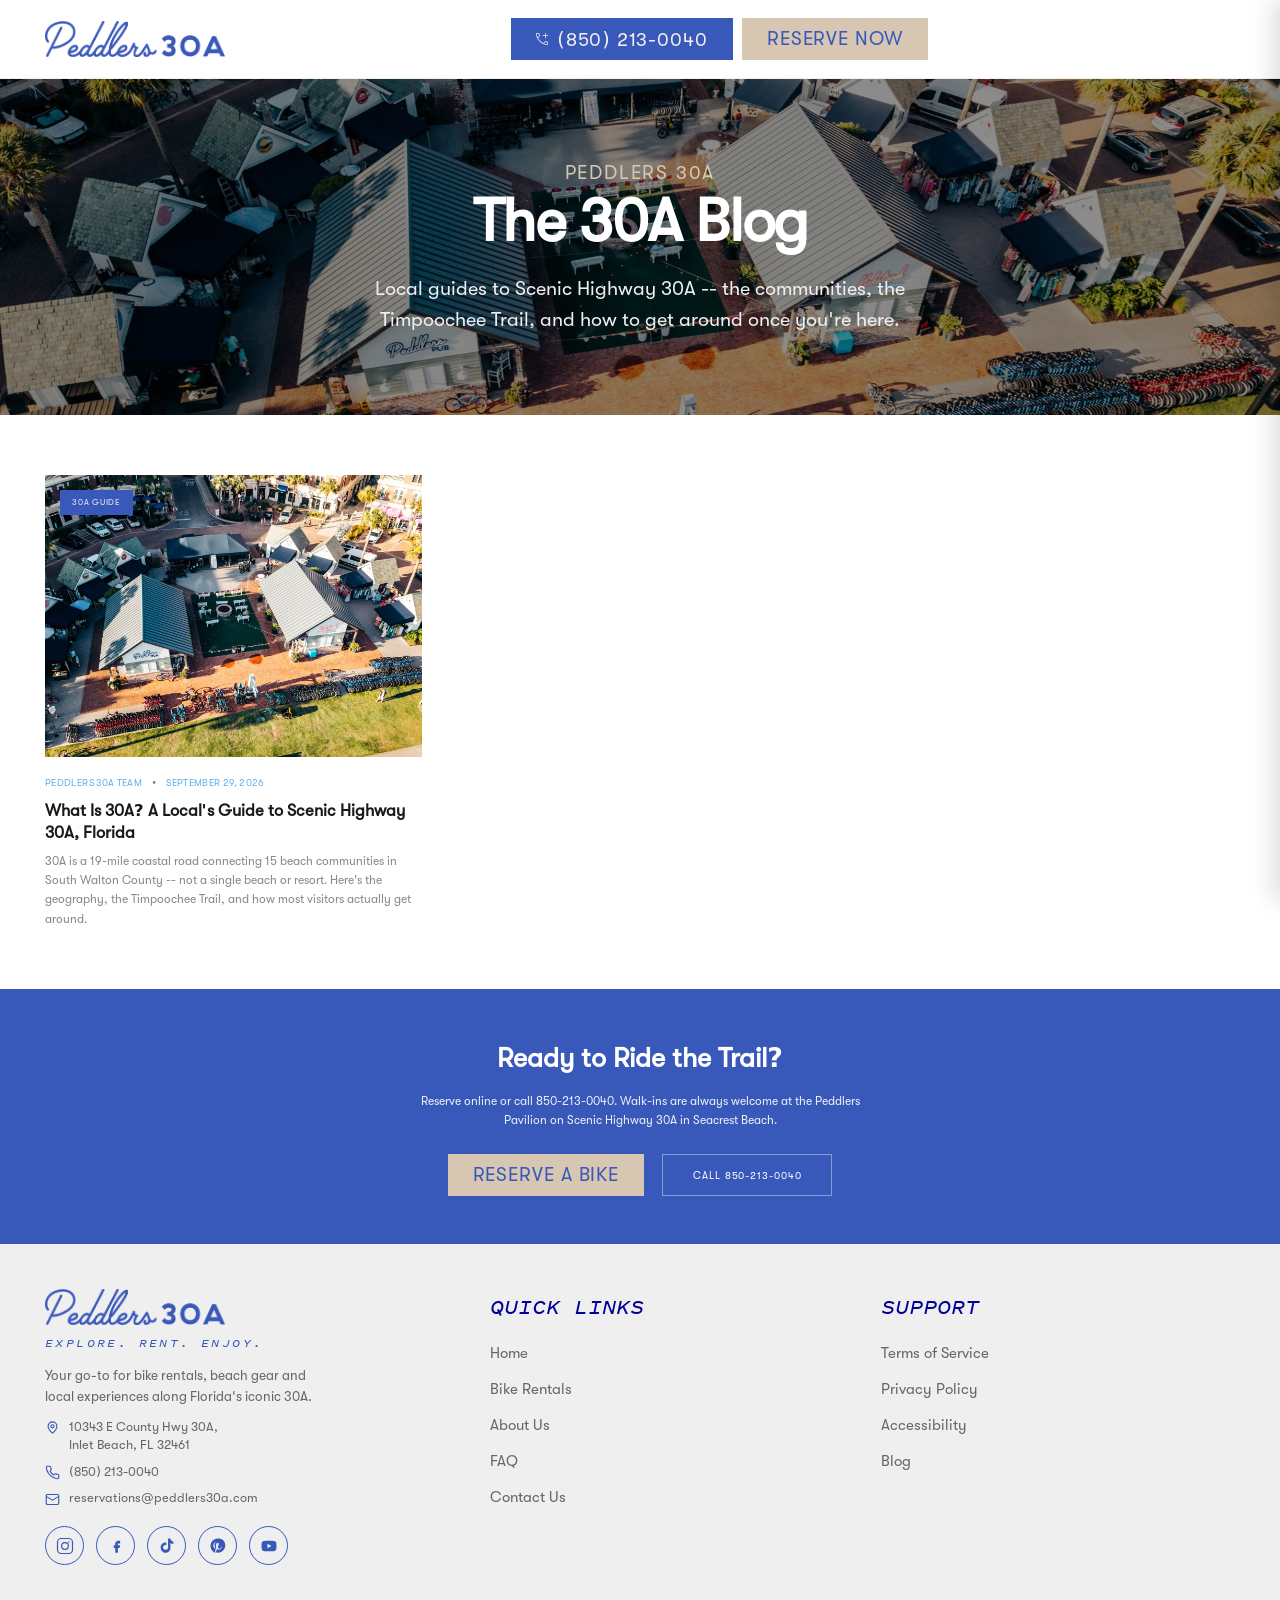
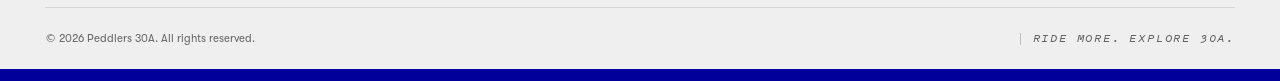
<file: blog.html>
<!DOCTYPE html>
<html lang="en">

<head>
  <meta charset="UTF-8" />
  <meta name="viewport" content="width=device-width, initial-scale=1.0" />
  <title>Blog | 30A Guides &amp; Trail Tips | Peddlers 30A</title>
  <meta name="description"
    content="Local guides to Scenic Highway 30A from the Peddlers 30A team -- the communities, the Timpoochee Trail, and how to get around without a car." />

  <link rel="stylesheet" href="assets/css/tokens.css?v=72" />
  <link rel="stylesheet" href="assets/css/fonts.css?v=80" />
  <link rel="stylesheet" href="assets/css/base.css?v=80" />
  <link rel="stylesheet" href="assets/css/components.css?v=81" />
  <link rel="stylesheet" href="assets/css/sections.css?v=214" />
  <link rel="stylesheet" href="assets/css/blog.css?v=23" />
  <link rel="stylesheet" href="assets/css/mobile.css?v=47" />
</head>

<body class="page-blog">
  <!-- ====================================================================
         01 — Top navigation (Header)
         ==================================================================== -->
  <header class="site-header">
    <div class="site-header__inner">
      <a class="site-header__logo" href="index.html" aria-label="Peddlers 30A — home">
        <img src="assets/img/logo-peddlers-30a.png" alt="Peddlers 30A" />
      </a>

      <nav class="site-nav" id="site-nav" aria-label="Primary">
        <a class="site-nav__link" href="index.html">HOME</a>
        <a class="site-nav__link" href="rentals.html">RENTALS</a>
        <a class="site-nav__link" href="category.html">PRODUCTS</a>
        <a class="site-nav__link" href="location.html">LOCATION</a>
        <a class="site-nav__link" href="about.html">ABOUT</a>
        <a class="site-nav__link" href="faq.html">FAQ</a>
        <a class="site-nav__link" href="contact.html">CONTACT</a>
      </nav>

      <div class="site-header__actions">
        <a class="btn btn--primary" href="tel:+18502130040">
          <img class="btn__icon" src="assets/icons/phone.svg" alt="" />
          (850) 213-0040
        </a>
        <a class="btn btn--sand" href="rentals.html">RESERVE NOW</a>
      </div>

      <button class="site-header__toggle" type="button" aria-expanded="false" aria-controls="site-nav"
        aria-label="Open menu">
        <span></span><span></span><span></span>
      </button>
    </div>
  </header>

  <div class="site-header__overlay" hidden></div>

  <main>
    <!-- ==================================================================
           02 — Hero
           ================================================================== -->
    <section class="hero hero--rentals" style="background-image: url('assets/img/hero-aerial.jpg'); height: 28rem;">
      <div class="container hero__inner">
        <p class="eyebrow" style="color: var(--s3);">Peddlers 30A</p>
        <h1 class="hero__title">The 30A Blog</h1>
        <p class="hero__lead">
          Local guides to Scenic Highway 30A -- the communities, the Timpoochee Trail, and how to get around once
          you're here.
        </p>
      </div>
    </section>

    <!-- ==================================================================
           03 — Category filters + post grid
           ================================================================== -->
    <section class="section section--pad-sm" id="posts">
      <div class="container">
        <div class="blog__grid">
          <a class="blog-card" href="blog-what-is-30a.html" data-category="30a-guide">
            <figure class="blog-card__media">
              <span class="blog-card__badge">30A Guide</span>
              <img src="assets/img/hero-aerial.jpg" alt="Cyclist riding the Timpoochee Trail on Scenic Highway 30A" />
            </figure>
            <div class="blog-card__body">
              <div class="blog-card__meta">
                <span>Peddlers 30A Team</span>
                <span>September 29, 2026</span>
              </div>
              <h2 class="blog-card__title">What Is 30A? A Local's Guide to Scenic Highway 30A, Florida</h2>
              <p class="blog-card__excerpt">
                30A is a 19-mile coastal road connecting 15 beach communities in South Walton County -- not a single
                beach or resort. Here's the geography, the Timpoochee Trail, and how most visitors actually get
                around.
              </p>
            </div>
          </a>
        </div>
      </div>
    </section>

    <!-- ==================================================================
           04 — Booking CTA
           ================================================================== -->
    <section class="section" style="background: var(--p1); padding: 4rem 0; text-align: center;">
      <div class="container">
        <h2
          style="font-family: var(--font-body); font-weight: 700; font-size: 2.25rem; color: #ffffff; margin-bottom: 1rem;">
          Ready to Ride the Trail?</h2>
        <p style="color: #ffffff; opacity: 0.9; max-width: 40rem; margin: 0 auto 2rem;">
          Reserve online or call 850-213-0040. Walk-ins are always welcome at the Peddlers Pavilion on Scenic Highway
          30A in Seacrest Beach.
        </p>
        <div style="display: flex; justify-content: center; gap: 1.5rem; flex-wrap: wrap;">
          <a class="btn btn--sand" href="rentals.html">RESERVE A BIKE</a>
          <a class="btn"
            style="background: transparent; color: #ffffff; border: 1px solid rgba(255,255,255,0.4); padding: 0.8rem 2.5rem; font-size: 0.85rem;"
            href="tel:+18502130040">CALL 850-213-0040</a>
        </div>
      </div>
    </section>
  </main>

  <!-- ====================================================================
         05 — Site Footer
         ==================================================================== -->
  <footer class="site-footer">
    <div class="container">
      <div class="site-footer__grid">
        <div class="site-footer__brand">
          <a class="site-footer__logo" href="index.html" aria-label="Peddlers 30A">
            <img src="assets/img/logo-peddlers-30a.png" alt="Peddlers 30A" />
          </a>
          <p class="site-footer__tagline">Explore. Rent. Enjoy.</p>
          <p class="site-footer__blurb">Your go-to for bike rentals, beach gear and local experiences along Florida's iconic 30A.</p>
          <ul class="site-footer__contact">
            <li>
              <svg viewBox="0 0 24 24" fill="none" stroke="currentColor" stroke-width="1.8" aria-hidden="true"><path d="M12 21s-7-5.686-7-11a7 7 0 1 1 14 0c0 5.314-7 11-7 11z" /><circle cx="12" cy="10" r="2.5" /></svg>
              <span>10343 E County Hwy 30A,<br />Inlet Beach, FL 32461</span>
            </li>
            <li>
              <svg viewBox="0 0 24 24" fill="none" stroke="currentColor" stroke-width="1.8" aria-hidden="true"><path d="M22 16.92v3a2 2 0 0 1-2.18 2 19.79 19.79 0 0 1-8.63-3.07 19.5 19.5 0 0 1-6-6 19.79 19.79 0 0 1-3.07-8.67A2 2 0 0 1 4.11 2h3a2 2 0 0 1 2 1.72c.127.96.36 1.903.7 2.81a2 2 0 0 1-.45 2.11L8.09 9.91a16 16 0 0 0 6 6l1.27-1.27a2 2 0 0 1 2.11-.45c.907.34 1.85.57 2.81.7A2 2 0 0 1 22 16.92z" /></svg>
              <a href="tel:+18502130040">(850) 213-0040</a>
            </li>
            <li>
              <svg viewBox="0 0 24 24" fill="none" stroke="currentColor" stroke-width="1.8" aria-hidden="true"><rect x="2" y="4" width="20" height="16" rx="2" /><path d="M2 7l10 6 10-6" /></svg>
              <a href="mailto:reservations@peddlers30a.com">reservations@peddlers30a.com</a>
            </li>
          </ul>
          <div class="site-footer__social">
            <a href="https://instagram.com" target="_blank" rel="noopener" aria-label="Instagram"><svg viewBox="0 0 24 24" fill="none" stroke="currentColor" stroke-width="1.6" aria-hidden="true"><rect x="2" y="2" width="20" height="20" rx="5" /><circle cx="12" cy="12" r="4.5" /><circle cx="17.2" cy="6.8" r="1" fill="currentColor" stroke="none" /></svg></a>
            <a href="https://facebook.com" target="_blank" rel="noopener" aria-label="Facebook"><svg viewBox="0 0 24 24" fill="currentColor" stroke="none" aria-hidden="true"><path d="M15 8.5h2.5V5h-2.5c-2.2 0-4 1.8-4 4v2H9v3.5h2v6.5h3.5V14.5h2.3l.7-3.5h-3V9c0-.3.2-.5.5-.5z" /></svg></a>
            <a href="https://tiktok.com" target="_blank" rel="noopener" aria-label="TikTok"><svg viewBox="0 0 24 24" fill="currentColor" stroke="none" aria-hidden="true"><path d="M16.5 2c.4 2.2 1.9 3.8 4 4.2v3c-1.5 0-2.9-.5-4-1.3v6.6c0 3.6-2.9 6.5-6.5 6.5S3.5 17.5 3.5 13.9 6.4 7.4 10 7.4c.4 0 .8 0 1.2.1v3.2c-.4-.1-.8-.2-1.2-.2-1.8 0-3.3 1.5-3.3 3.3s1.5 3.3 3.3 3.3 3.4-1.4 3.4-3.2V2h3.1z" /></svg></a>
            <a href="https://pinterest.com" target="_blank" rel="noopener" aria-label="Pinterest"><svg viewBox="0 0 24 24" fill="currentColor" stroke="none" aria-hidden="true"><path d="M12 2C6.5 2 2 6.5 2 12c0 4.2 2.6 7.8 6.3 9.3-.1-.8-.2-2 0-2.9l1.4-6s-.4-.7-.4-1.8c0-1.7 1-3 2.2-3 1 0 1.5.8 1.5 1.7 0 1-.7 2.6-1 4-.3 1.2.6 2.2 1.8 2.2 2.1 0 3.7-2.2 3.7-5.4 0-2.8-2-4.8-4.9-4.8-3.3 0-5.3 2.5-5.3 5.1 0 1 .4 2.1.9 2.7.1.1.1.2.1.3l-.4 1.5c0 .2-.2.2-.3.1-1.2-.5-1.9-2.2-1.9-3.5 0-2.9 2.1-5.6 6.1-5.6 3.2 0 5.7 2.3 5.7 5.3 0 3.2-2 5.7-4.8 5.7-.9 0-1.8-.5-2.1-1.1l-.6 2.2c-.2.8-.8 1.9-1.2 2.5.9.3 1.9.4 2.9.4 5.5 0 10-4.5 10-10S17.5 2 12 2z" /></svg></a>
            <a href="https://youtube.com" target="_blank" rel="noopener" aria-label="YouTube"><svg viewBox="0 0 24 24" fill="currentColor" stroke="none" aria-hidden="true"><path d="M22 12s0-3.2-.4-4.7c-.2-.9-.9-1.6-1.8-1.8C18.2 5 12 5 12 5s-6.2 0-7.8.5c-.9.2-1.6.9-1.8 1.8C2 8.8 2 12 2 12s0 3.2.4 4.7c.2.9.9 1.6 1.8 1.8C5.8 19 12 19 12 19s6.2 0 7.8-.5c.9-.2 1.6-.9 1.8-1.8.4-1.5.4-4.7.4-4.7zM10 15V9l5.2 3-5.2 3z" /></svg></a>
          </div>
        </div>

        <div class="site-footer__cols">
          <div>
            <h2 class="site-footer__heading">QUICK LINKS</h2>
            <ul>
              <li><a href="index.html">Home</a></li>
              <li><a href="rentals.html">Bike Rentals</a></li>
              <li><a href="about.html">About Us</a></li>
              <li><a href="faq.html">FAQ</a></li>
              <li><a href="contact.html">Contact Us</a></li>
            </ul>
          </div>
          <div>
            <h2 class="site-footer__heading">SUPPORT</h2>
            <ul>
              <li><a href="terms-of-service.html">Terms of Service</a></li>
              <li><a href="privacy-policy.html">Privacy Policy</a></li>
              <li><a href="#">Accessibility</a></li>
              <li><a href="blog.html">Blog</a></li>
            </ul>
          </div>
        </div>
      </div>

      <div class="site-footer__base">
        <p class="site-footer__copy">&copy; 2026 Peddlers 30A. All rights reserved.</p>
        <p class="site-footer__tag">Ride More. Explore 30A.</p>
      </div>
    </div>
    <div class="site-footer__rule"></div>
  </footer>

  <script src="assets/js/main.js?v=83"></script>
</body>

</html>
</file>
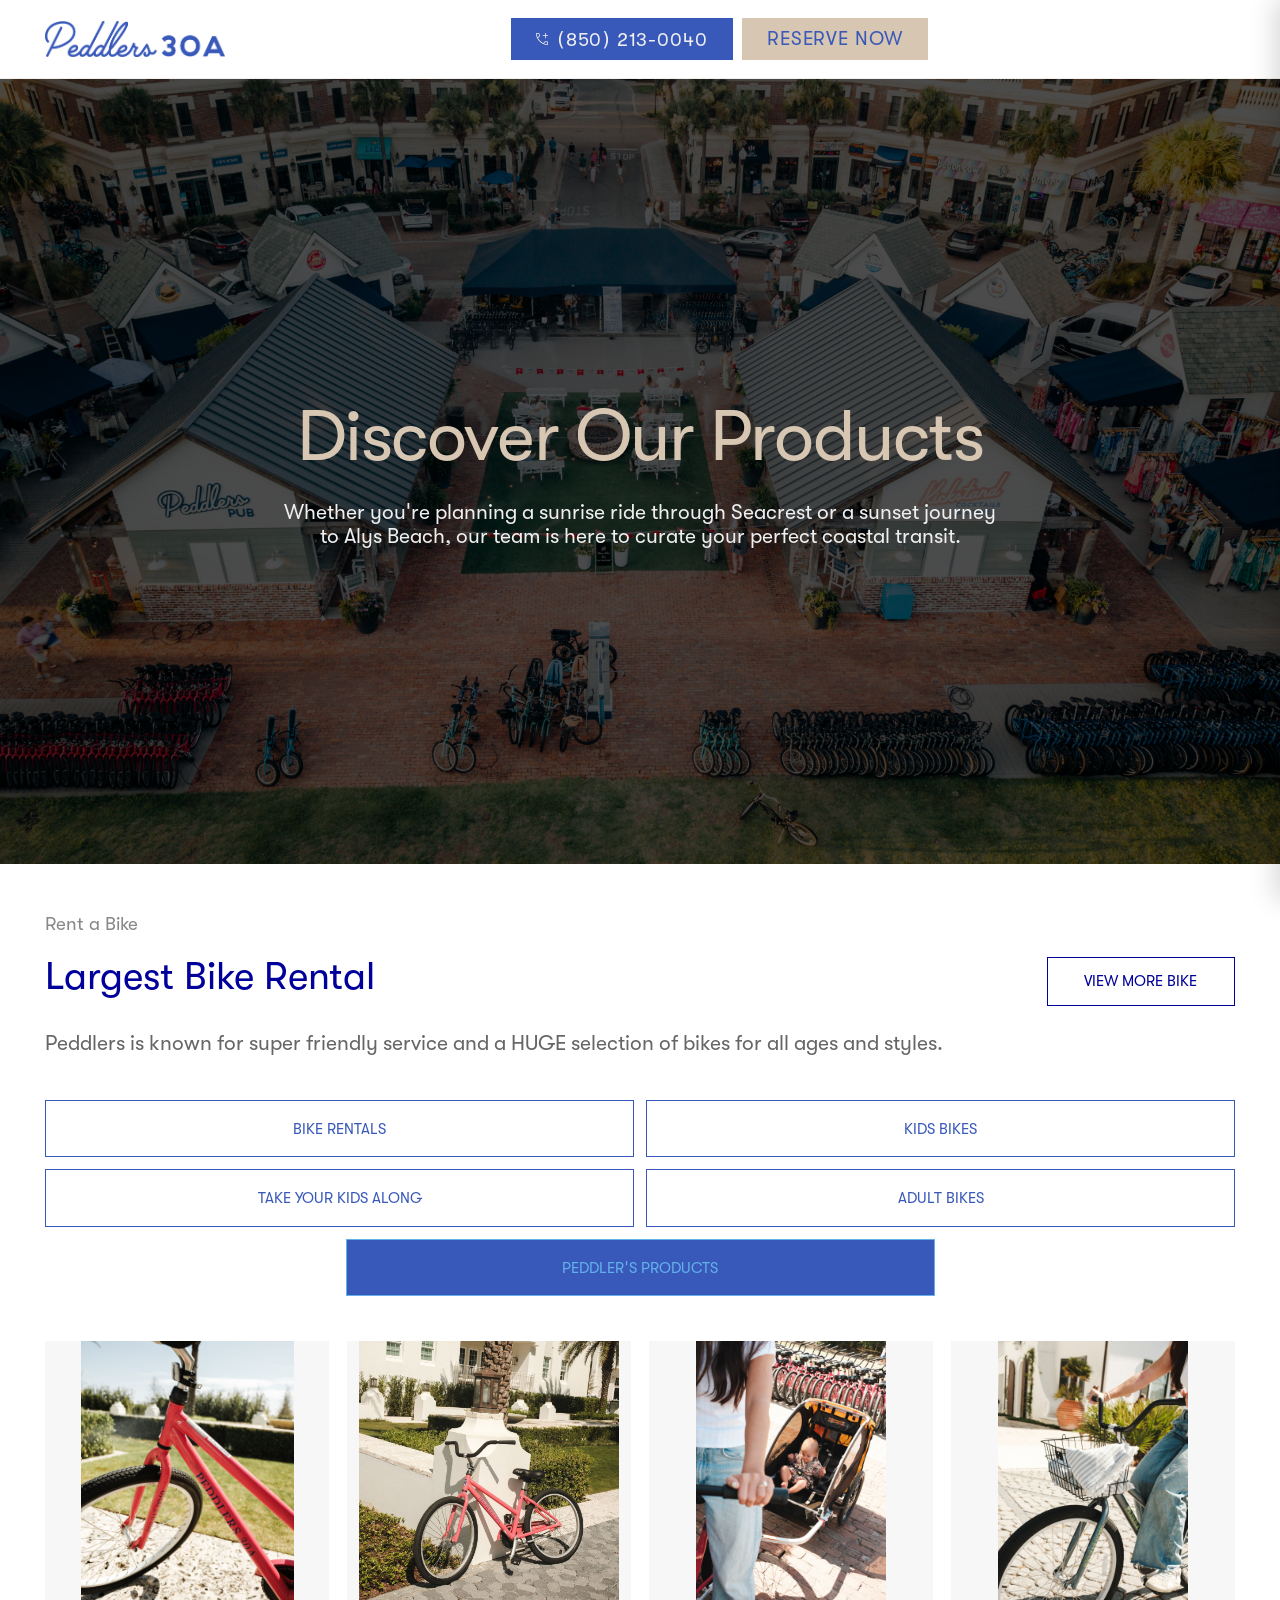
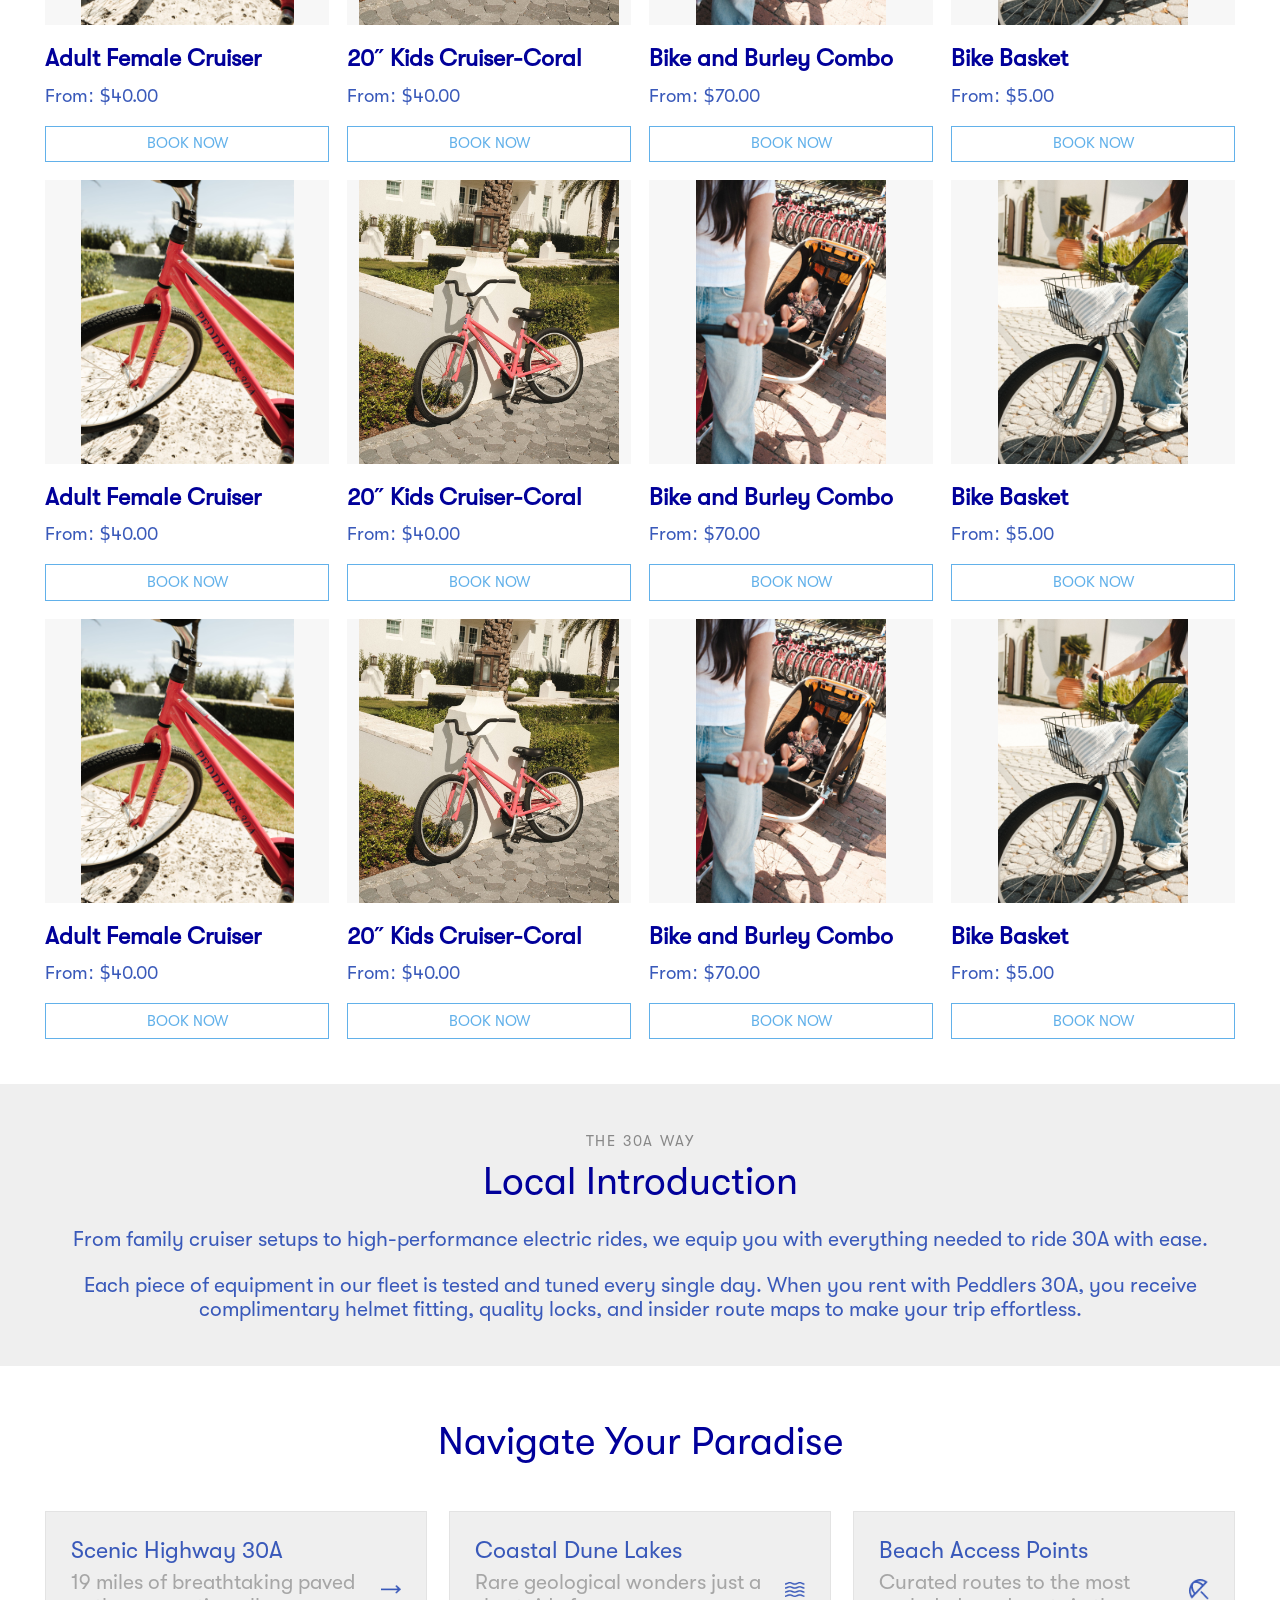
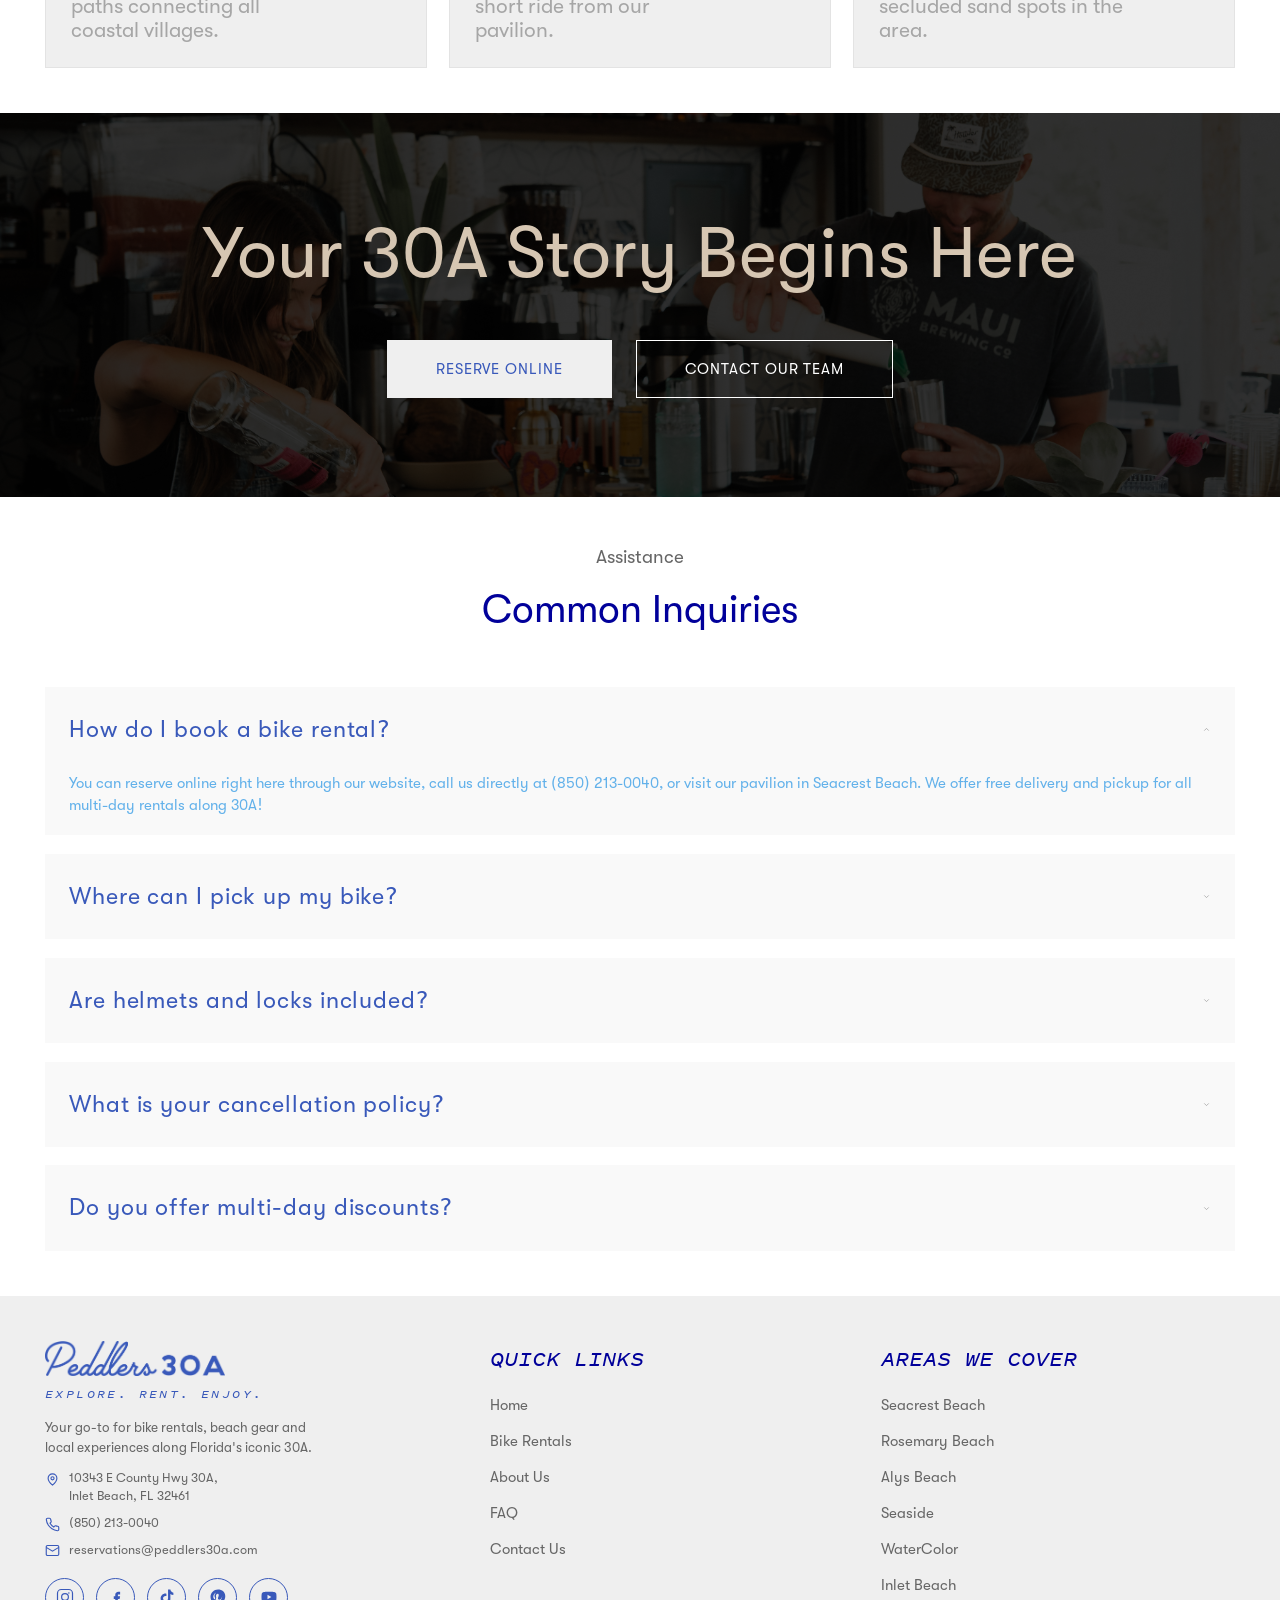
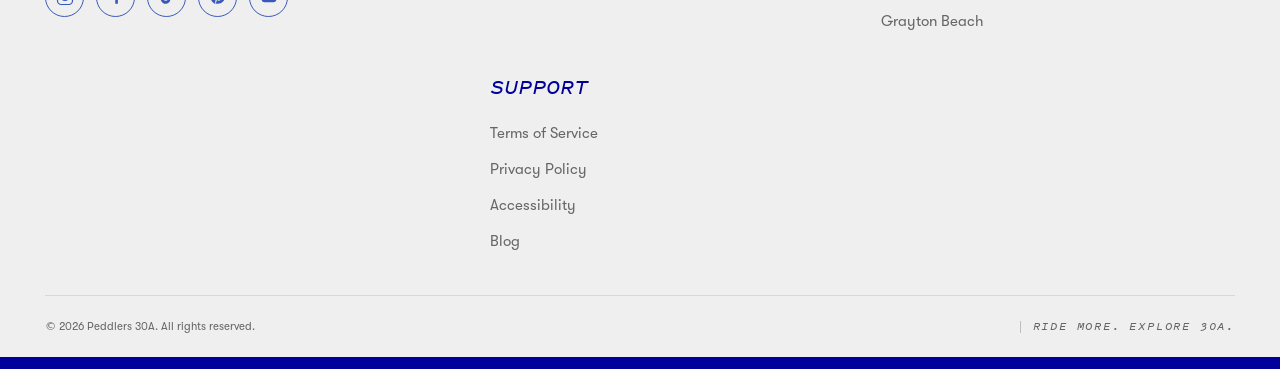
<file: category.html>
<!DOCTYPE html>
<html lang="en">
  <head>
    <meta charset="UTF-8" />
    <meta name="viewport" content="width=device-width, initial-scale=1.0" />
    <title>Discover Our Products — Peddlers 30A</title>
    <meta
      name="description"
      content="Whether you're planning a sunrise ride through Seacrest or a sunset journey to Alys Beach, our team is here to curate your perfect coastal transit."
    />

    <link rel="stylesheet" href="assets/css/tokens.css?v=72" />
    <link rel="stylesheet" href="assets/css/fonts.css?v=80" />
    <link rel="stylesheet" href="assets/css/base.css?v=80" />
    <link rel="stylesheet" href="assets/css/components.css?v=81" />
    <link rel="stylesheet" href="assets/css/sections.css?v=200" />
    <link rel="stylesheet" href="assets/css/mobile.css?v=47" />
  </head>

  <body class="page-category">
    <!-- ====================================================================
         01 — Top navigation (Header)
         ==================================================================== -->
    <header class="site-header">
    <div class="site-header__inner">
      <a class="site-header__logo" href="index.html" aria-label="Peddlers 30A — home">
        <img src="assets/img/logo-peddlers-30a.png" alt="Peddlers 30A" />
      </a>

      <nav class="site-nav" id="site-nav" aria-label="Primary">
        <a class="site-nav__link" href="index.html">HOME</a>
        <a class="site-nav__link" href="rentals.html">RENTALS</a>
        <a class="site-nav__link is-active" href="category.html">PRODUCTS</a>
        <a class="site-nav__link" href="location.html">LOCATION</a>
        <a class="site-nav__link" href="about.html">ABOUT</a>
        <a class="site-nav__link" href="faq.html">FAQ</a>
        <a class="site-nav__link" href="contact.html">CONTACT</a>
      </nav>

      <div class="site-header__actions">
        <a class="btn btn--primary" href="tel:+18502130040">
          <img class="btn__icon" src="assets/icons/phone.svg" alt="" />
          (850) 213-0040
        </a>
        <a class="btn btn--sand" href="rentals.html">RESERVE NOW</a>
      </div>

      <button class="site-header__toggle" type="button" aria-expanded="false" aria-controls="site-nav"
        aria-label="Open menu">
        <span></span><span></span><span></span>
      </button>
    </div>
  </header>

    <main>
      <!-- ==================================================================
           02 — Hero (Discover Our Products)
           ================================================================== -->
      <section class="hero hero--category" style="background-image: url('assets/img/hero-category.jpg');">
        <div class="container hero__inner">
          <h1 class="hero__title">Discover Our Products</h1>
          <p class="hero__lead">
            Whether you're planning a sunrise ride through Seacrest or a sunset journey to Alys Beach, our team is here to curate your perfect coastal transit.
          </p>
        </div>
      </section>

      <!-- ==================================================================
           03 — Largest Bike Rental Catalog (12 Cards)
           ================================================================== -->
      <section class="section rental rental--category" id="catalog">
        <div class="container">
          <div class="rental__head">
            <div>
              <p class="eyebrow">Rent a Bike</p>
              <h2 class="rental__title">Largest Bike Rental</h2>
              <p class="rental__subtitle">
                Peddlers is known for super friendly service and a HUGE selection of bikes for all ages and styles.
              </p>
            </div>
            <a class="btn btn--outline rental__view-more" href="rentals.html">View More Bike</a>
          </div>

          <div class="rental-filters">
            <button class="rental-filters__btn" type="button">BIKE RENTALS</button>
            <button class="rental-filters__btn" type="button">KIDS BIKES</button>
            <button class="rental-filters__btn" type="button">TAKE YOUR KIDS ALONG</button>
            <button class="rental-filters__btn" type="button">ADULT BIKES</button>
            <button class="rental-filters__btn is-active" type="button">PEDDLER'S PRODUCTS</button>
          </div>

          <div class="rental__grid">
            <!-- Row 1 -->
            <article class="bike-card">
              <figure class="bike-card__media">
                <img class="media-cover" src="assets/img/s05-1.jpg" alt="Adult Female Cruiser" />
              </figure>
              <div class="bike-card__body">
                <h3 class="bike-card__title">Adult Female Cruiser</h3>
                <p class="bike-card__price">From: <span>$40.00</span></p>
                <a class="btn btn--outline bike-card__cta" href="product-detail.html">BOOK NOW</a>
              </div>
            </article>

            <article class="bike-card">
              <figure class="bike-card__media">
                <img class="media-cover" src="assets/img/s05-4.jpg" alt="20 inch Kids Cruiser-Coral" />
              </figure>
              <div class="bike-card__body">
                <h3 class="bike-card__title">20&Prime; Kids Cruiser-Coral</h3>
                <p class="bike-card__price">From: <span>$40.00</span></p>
                <a class="btn btn--outline bike-card__cta" href="product-detail.html">BOOK NOW</a>
              </div>
            </article>

            <article class="bike-card">
              <figure class="bike-card__media">
                <img class="media-cover" src="assets/img/s05-3.jpg" alt="Bike and Burley Combo" />
              </figure>
              <div class="bike-card__body">
                <h3 class="bike-card__title">Bike and Burley Combo</h3>
                <p class="bike-card__price">From: <span>$70.00</span></p>
                <a class="btn btn--outline bike-card__cta" href="product-detail.html">BOOK NOW</a>
              </div>
            </article>

            <article class="bike-card">
              <figure class="bike-card__media">
                <img class="media-cover" src="assets/img/s05-2.jpg" alt="Bike Basket" />
              </figure>
              <div class="bike-card__body">
                <h3 class="bike-card__title">Bike Basket</h3>
                <p class="bike-card__price">From: <span>$5.00</span></p>
                <a class="btn btn--outline bike-card__cta" href="product-detail.html">BOOK NOW</a>
              </div>
            </article>

            <!-- Row 2 -->
            <article class="bike-card">
              <figure class="bike-card__media">
                <img class="media-cover" src="assets/img/s05-1.jpg" alt="Adult Female Cruiser" />
              </figure>
              <div class="bike-card__body">
                <h3 class="bike-card__title">Adult Female Cruiser</h3>
                <p class="bike-card__price">From: <span>$40.00</span></p>
                <a class="btn btn--outline bike-card__cta" href="product-detail.html">BOOK NOW</a>
              </div>
            </article>

            <article class="bike-card">
              <figure class="bike-card__media">
                <img class="media-cover" src="assets/img/s05-4.jpg" alt="20 inch Kids Cruiser-Coral" />
              </figure>
              <div class="bike-card__body">
                <h3 class="bike-card__title">20&Prime; Kids Cruiser-Coral</h3>
                <p class="bike-card__price">From: <span>$40.00</span></p>
                <a class="btn btn--outline bike-card__cta" href="product-detail.html">BOOK NOW</a>
              </div>
            </article>

            <article class="bike-card">
              <figure class="bike-card__media">
                <img class="media-cover" src="assets/img/s05-3.jpg" alt="Bike and Burley Combo" />
              </figure>
              <div class="bike-card__body">
                <h3 class="bike-card__title">Bike and Burley Combo</h3>
                <p class="bike-card__price">From: <span>$70.00</span></p>
                <a class="btn btn--outline bike-card__cta" href="product-detail.html">BOOK NOW</a>
              </div>
            </article>

            <article class="bike-card">
              <figure class="bike-card__media">
                <img class="media-cover" src="assets/img/s05-2.jpg" alt="Bike Basket" />
              </figure>
              <div class="bike-card__body">
                <h3 class="bike-card__title">Bike Basket</h3>
                <p class="bike-card__price">From: <span>$5.00</span></p>
                <a class="btn btn--outline bike-card__cta" href="product-detail.html">BOOK NOW</a>
              </div>
            </article>

            <!-- Row 3 -->
            <article class="bike-card">
              <figure class="bike-card__media">
                <img class="media-cover" src="assets/img/s05-1.jpg" alt="Adult Female Cruiser" />
              </figure>
              <div class="bike-card__body">
                <h3 class="bike-card__title">Adult Female Cruiser</h3>
                <p class="bike-card__price">From: <span>$40.00</span></p>
                <a class="btn btn--outline bike-card__cta" href="product-detail.html">BOOK NOW</a>
              </div>
            </article>

            <article class="bike-card">
              <figure class="bike-card__media">
                <img class="media-cover" src="assets/img/s05-4.jpg" alt="20 inch Kids Cruiser-Coral" />
              </figure>
              <div class="bike-card__body">
                <h3 class="bike-card__title">20&Prime; Kids Cruiser-Coral</h3>
                <p class="bike-card__price">From: <span>$40.00</span></p>
                <a class="btn btn--outline bike-card__cta" href="product-detail.html">BOOK NOW</a>
              </div>
            </article>

            <article class="bike-card">
              <figure class="bike-card__media">
                <img class="media-cover" src="assets/img/s05-3.jpg" alt="Bike and Burley Combo" />
              </figure>
              <div class="bike-card__body">
                <h3 class="bike-card__title">Bike and Burley Combo</h3>
                <p class="bike-card__price">From: <span>$70.00</span></p>
                <a class="btn btn--outline bike-card__cta" href="product-detail.html">BOOK NOW</a>
              </div>
            </article>

            <article class="bike-card">
              <figure class="bike-card__media">
                <img class="media-cover" src="assets/img/s05-2.jpg" alt="Bike Basket" />
              </figure>
              <div class="bike-card__body">
                <h3 class="bike-card__title">Bike Basket</h3>
                <p class="bike-card__price">From: <span>$5.00</span></p>
                <a class="btn btn--outline bike-card__cta" href="product-detail.html">BOOK NOW</a>
              </div>
            </article>
          </div>
        </div>
      </section>

      <!-- ==================================================================
           04 — The 30A Way / Local Introduction
           ================================================================== -->
      <section class="section local-intro">
        <div class="container local-intro__inner">
          <p class="eyebrow">The 30A Way</p>
          <h2 class="local-intro__title">Local Introduction</h2>
          <p class="local-intro__copy">
            From family cruiser setups to high-performance electric rides, we equip you with everything needed to ride 30A with ease.
          </p>
          <p class="local-intro__copy">
            Each piece of equipment in our fleet is tested and tuned every single day. When you rent with Peddlers 30A, you receive complimentary helmet fitting, quality locks, and insider route maps to make your trip effortless.
          </p>
        </div>
      </section>

      <!-- ==================================================================
           05 — Navigate Your Paradise
           ================================================================== -->
      <section class="section why why--paradise">
        <div class="container">
          <h2 class="why__title text-center">Navigate Your Paradise</h2>

          <div class="why-cards">
            <article class="why-card">
              <div>
                <h3 class="why-card__title">Scenic Highway 30A</h3>
                <p class="why-card__copy">
                  19 miles of breathtaking paved paths connecting all<br class="why-card__copy-break" /> coastal villages.
                </p>
              </div>
              <img src="assets/img/Icon.png" alt="arrow icon" />
            </article>

            <article class="why-card">
              <div>
                <h3 class="why-card__title">Coastal Dune Lakes</h3>
                <p class="why-card__copy">
                  Rare geological wonders just a short ride from our<br class="why-card__copy-break" /> pavilion.
                </p>
              </div>
              <img src="assets/img/Icon-1.png" alt="waves icon" />
            </article>

            <article class="why-card">
              <div>
                <h3 class="why-card__title">Beach Access Points</h3>
                <p class="why-card__copy">
                  Curated routes to the most secluded sand spots in the<br class="why-card__copy-break" /> area.
                </p>
              </div>
              <img src="assets/img/Icon-2.png" alt="umbrella icon" />
            </article>
          </div>
        </div>
      </section>

      <!-- ==================================================================
           06 — Your 30A Story Begins Here (Closing CTA)
           ================================================================== -->
      <section class="section closing">
        <img class="closing__bg" src="assets/img/story-wide.jpg" alt="" />
        <div class="container closing__inner">
          <h2 class="closing__title">Your 30A Story Begins Here</h2>
          <div class="closing__actions">
            <a class="btn btn--light" href="rentals.html">RESERVE ONLINE</a>
            <a class="btn btn--ghost" href="contact.html">CONTACT OUR TEAM</a>
          </div>
        </div>
      </section>

      <!-- ==================================================================
           07 — Assistance / Common Inquiries (FAQ)
           ================================================================== -->
      <section class="section faq">
        <div class="container">
          <p class="eyebrow text-center">Assistance</p>
          <h2 class="faq__title text-center">Common Inquiries</h2>

          <div class="faq__list">
            <div class="accordion__item is-open">
              <button class="accordion__trigger" type="button" aria-expanded="true">
                <span>How do I book a bike rental?</span>
                <svg class="accordion__chevron" width="20" height="20" viewBox="0 0 24 24" fill="none" stroke="currentColor" stroke-width="2"><polyline points="6 9 12 15 18 9"></polyline></svg>
              </button>
              <div class="accordion__panel">
                <p>
                  You can reserve online right here through our website, call us directly at (850) 213-0040, or visit our pavilion in Seacrest Beach. We offer free delivery and pickup for all multi-day rentals along 30A!
                </p>
              </div>
            </div>

            <div class="accordion__item">
              <button class="accordion__trigger" type="button" aria-expanded="false">
                <span>Where can I pick up my bike?</span>
                <svg class="accordion__chevron" width="20" height="20" viewBox="0 0 24 24" fill="none" stroke="currentColor" stroke-width="2"><polyline points="6 9 12 15 18 9"></polyline></svg>
              </button>
              <div class="accordion__panel">
                <p>
                  You can pick up your bikes at Peddlers Pavilion (10343 E County Hwy 30A, Seacrest Beach) or have them delivered directly to your vacation rental home.
                </p>
              </div>
            </div>

            <div class="accordion__item">
              <button class="accordion__trigger" type="button" aria-expanded="false">
                <span>Are helmets and locks included?</span>
                <svg class="accordion__chevron" width="20" height="20" viewBox="0 0 24 24" fill="none" stroke="currentColor" stroke-width="2"><polyline points="6 9 12 15 18 9"></polyline></svg>
              </button>
              <div class="accordion__panel">
                <p>
                  Yes! All rentals include complimentary heavy-duty combination locks and standard helmets upon request.
                </p>
              </div>
            </div>

            <div class="accordion__item">
              <button class="accordion__trigger" type="button" aria-expanded="false">
                <span>What is your cancellation policy?</span>
                <svg class="accordion__chevron" width="20" height="20" viewBox="0 0 24 24" fill="none" stroke="currentColor" stroke-width="2"><polyline points="6 9 12 15 18 9"></polyline></svg>
              </button>
              <div class="accordion__panel">
                <p>
                  Cancellations made 24 hours prior to your rental start time receive a 100% full refund.
                </p>
              </div>
            </div>

            <div class="accordion__item">
              <button class="accordion__trigger" type="button" aria-expanded="false">
                <span>Do you offer multi-day discounts?</span>
                <svg class="accordion__chevron" width="20" height="20" viewBox="0 0 24 24" fill="none" stroke="currentColor" stroke-width="2"><polyline points="6 9 12 15 18 9"></polyline></svg>
              </button>
              <div class="accordion__panel">
                <p>
                  Yes! We offer discounted rates for 3-day and weekly rentals, including free delivery to your rental property.
                </p>
              </div>
            </div>
          </div>
        </div>
      </section>
    </main>

    <!-- ====================================================================
         08 — Site Footer
         ==================================================================== -->
    <footer class="site-footer">
      <div class="container">
        <div class="site-footer__grid">
          <div class="site-footer__brand">
            <a class="site-footer__logo" href="index.html" aria-label="Peddlers 30A">
              <img src="assets/img/logo-peddlers-30a.png" alt="Peddlers 30A" />
            </a>
            <p class="site-footer__tagline">Explore. Rent. Enjoy.</p>
            <p class="site-footer__blurb">Your go-to for bike rentals, beach gear and local experiences along Florida's iconic 30A.</p>
            <ul class="site-footer__contact">
              <li>
                <svg viewBox="0 0 24 24" fill="none" stroke="currentColor" stroke-width="1.8" aria-hidden="true"><path d="M12 21s-7-5.686-7-11a7 7 0 1 1 14 0c0 5.314-7 11-7 11z" /><circle cx="12" cy="10" r="2.5" /></svg>
                <span>10343 E County Hwy 30A,<br />Inlet Beach, FL 32461</span>
              </li>
              <li>
                <svg viewBox="0 0 24 24" fill="none" stroke="currentColor" stroke-width="1.8" aria-hidden="true"><path d="M22 16.92v3a2 2 0 0 1-2.18 2 19.79 19.79 0 0 1-8.63-3.07 19.5 19.5 0 0 1-6-6 19.79 19.79 0 0 1-3.07-8.67A2 2 0 0 1 4.11 2h3a2 2 0 0 1 2 1.72c.127.96.36 1.903.7 2.81a2 2 0 0 1-.45 2.11L8.09 9.91a16 16 0 0 0 6 6l1.27-1.27a2 2 0 0 1 2.11-.45c.907.34 1.85.57 2.81.7A2 2 0 0 1 22 16.92z" /></svg>
                <a href="tel:+18502130040">(850) 213-0040</a>
              </li>
              <li>
                <svg viewBox="0 0 24 24" fill="none" stroke="currentColor" stroke-width="1.8" aria-hidden="true"><rect x="2" y="4" width="20" height="16" rx="2" /><path d="M2 7l10 6 10-6" /></svg>
                <a href="mailto:reservations@peddlers30a.com">reservations@peddlers30a.com</a>
              </li>
            </ul>
            <div class="site-footer__social">
              <a href="https://instagram.com" target="_blank" rel="noopener" aria-label="Instagram"><svg viewBox="0 0 24 24" fill="none" stroke="currentColor" stroke-width="1.6" aria-hidden="true"><rect x="2" y="2" width="20" height="20" rx="5" /><circle cx="12" cy="12" r="4.5" /><circle cx="17.2" cy="6.8" r="1" fill="currentColor" stroke="none" /></svg></a>
              <a href="https://facebook.com" target="_blank" rel="noopener" aria-label="Facebook"><svg viewBox="0 0 24 24" fill="currentColor" stroke="none" aria-hidden="true"><path d="M15 8.5h2.5V5h-2.5c-2.2 0-4 1.8-4 4v2H9v3.5h2v6.5h3.5V14.5h2.3l.7-3.5h-3V9c0-.3.2-.5.5-.5z" /></svg></a>
              <a href="https://tiktok.com" target="_blank" rel="noopener" aria-label="TikTok"><svg viewBox="0 0 24 24" fill="currentColor" stroke="none" aria-hidden="true"><path d="M16.5 2c.4 2.2 1.9 3.8 4 4.2v3c-1.5 0-2.9-.5-4-1.3v6.6c0 3.6-2.9 6.5-6.5 6.5S3.5 17.5 3.5 13.9 6.4 7.4 10 7.4c.4 0 .8 0 1.2.1v3.2c-.4-.1-.8-.2-1.2-.2-1.8 0-3.3 1.5-3.3 3.3s1.5 3.3 3.3 3.3 3.4-1.4 3.4-3.2V2h3.1z" /></svg></a>
              <a href="https://pinterest.com" target="_blank" rel="noopener" aria-label="Pinterest"><svg viewBox="0 0 24 24" fill="currentColor" stroke="none" aria-hidden="true"><path d="M12 2C6.5 2 2 6.5 2 12c0 4.2 2.6 7.8 6.3 9.3-.1-.8-.2-2 0-2.9l1.4-6s-.4-.7-.4-1.8c0-1.7 1-3 2.2-3 1 0 1.5.8 1.5 1.7 0 1-.7 2.6-1 4-.3 1.2.6 2.2 1.8 2.2 2.1 0 3.7-2.2 3.7-5.4 0-2.8-2-4.8-4.9-4.8-3.3 0-5.3 2.5-5.3 5.1 0 1 .4 2.1.9 2.7.1.1.1.2.1.3l-.4 1.5c0 .2-.2.2-.3.1-1.2-.5-1.9-2.2-1.9-3.5 0-2.9 2.1-5.6 6.1-5.6 3.2 0 5.7 2.3 5.7 5.3 0 3.2-2 5.7-4.8 5.7-.9 0-1.8-.5-2.1-1.1l-.6 2.2c-.2.8-.8 1.9-1.2 2.5.9.3 1.9.4 2.9.4 5.5 0 10-4.5 10-10S17.5 2 12 2z" /></svg></a>
              <a href="https://youtube.com" target="_blank" rel="noopener" aria-label="YouTube"><svg viewBox="0 0 24 24" fill="currentColor" stroke="none" aria-hidden="true"><path d="M22 12s0-3.2-.4-4.7c-.2-.9-.9-1.6-1.8-1.8C18.2 5 12 5 12 5s-6.2 0-7.8.5c-.9.2-1.6.9-1.8 1.8C2 8.8 2 12 2 12s0 3.2.4 4.7c.2.9.9 1.6 1.8 1.8C5.8 19 12 19 12 19s6.2 0 7.8-.5c.9-.2 1.6-.9 1.8-1.8.4-1.5.4-4.7.4-4.7zM10 15V9l5.2 3-5.2 3z" /></svg></a>
            </div>
          </div>

          <div class="site-footer__cols">
            <div>
              <h2 class="site-footer__heading">QUICK LINKS</h2>
              <ul>
                <li><a href="index.html">Home</a></li>
                <li><a href="rentals.html">Bike Rentals</a></li>
                <li><a href="about.html">About Us</a></li>
                <li><a href="faq.html">FAQ</a></li>
                <li><a href="contact.html">Contact Us</a></li>
              </ul>
            </div>
            <div>
              <h2 class="site-footer__heading">AREAS WE COVER</h2>
              <ul>
                <li><a href="location.html">Seacrest Beach</a></li>
                <li><a href="location.html">Rosemary Beach</a></li>
                <li><a href="location.html">Alys Beach</a></li>
                <li><a href="location.html">Seaside</a></li>
                <li><a href="location.html">WaterColor</a></li>
                <li><a href="location.html">Inlet Beach</a></li>
                <li><a href="location.html">Grayton Beach</a></li>
              </ul>
            </div>
            <div>
              <h2 class="site-footer__heading">SUPPORT</h2>
              <ul>
                <li><a href="terms-of-service.html">Terms of Service</a></li>
                <li><a href="privacy-policy.html">Privacy Policy</a></li>
                <li><a href="#">Accessibility</a></li>
                <li><a href="#">Blog</a></li>
              </ul>
            </div>
          </div>
        </div>

        <div class="site-footer__base">
          <p class="site-footer__copy">&copy; 2026 Peddlers 30A. All rights reserved.</p>
          <p class="site-footer__tag">Ride More. Explore 30A.</p>
        </div>
      </div>
      <div class="site-footer__rule"></div>
    </footer>

    <script src="assets/js/main.js?v=80"></script>
  </body>
</html>
</file>
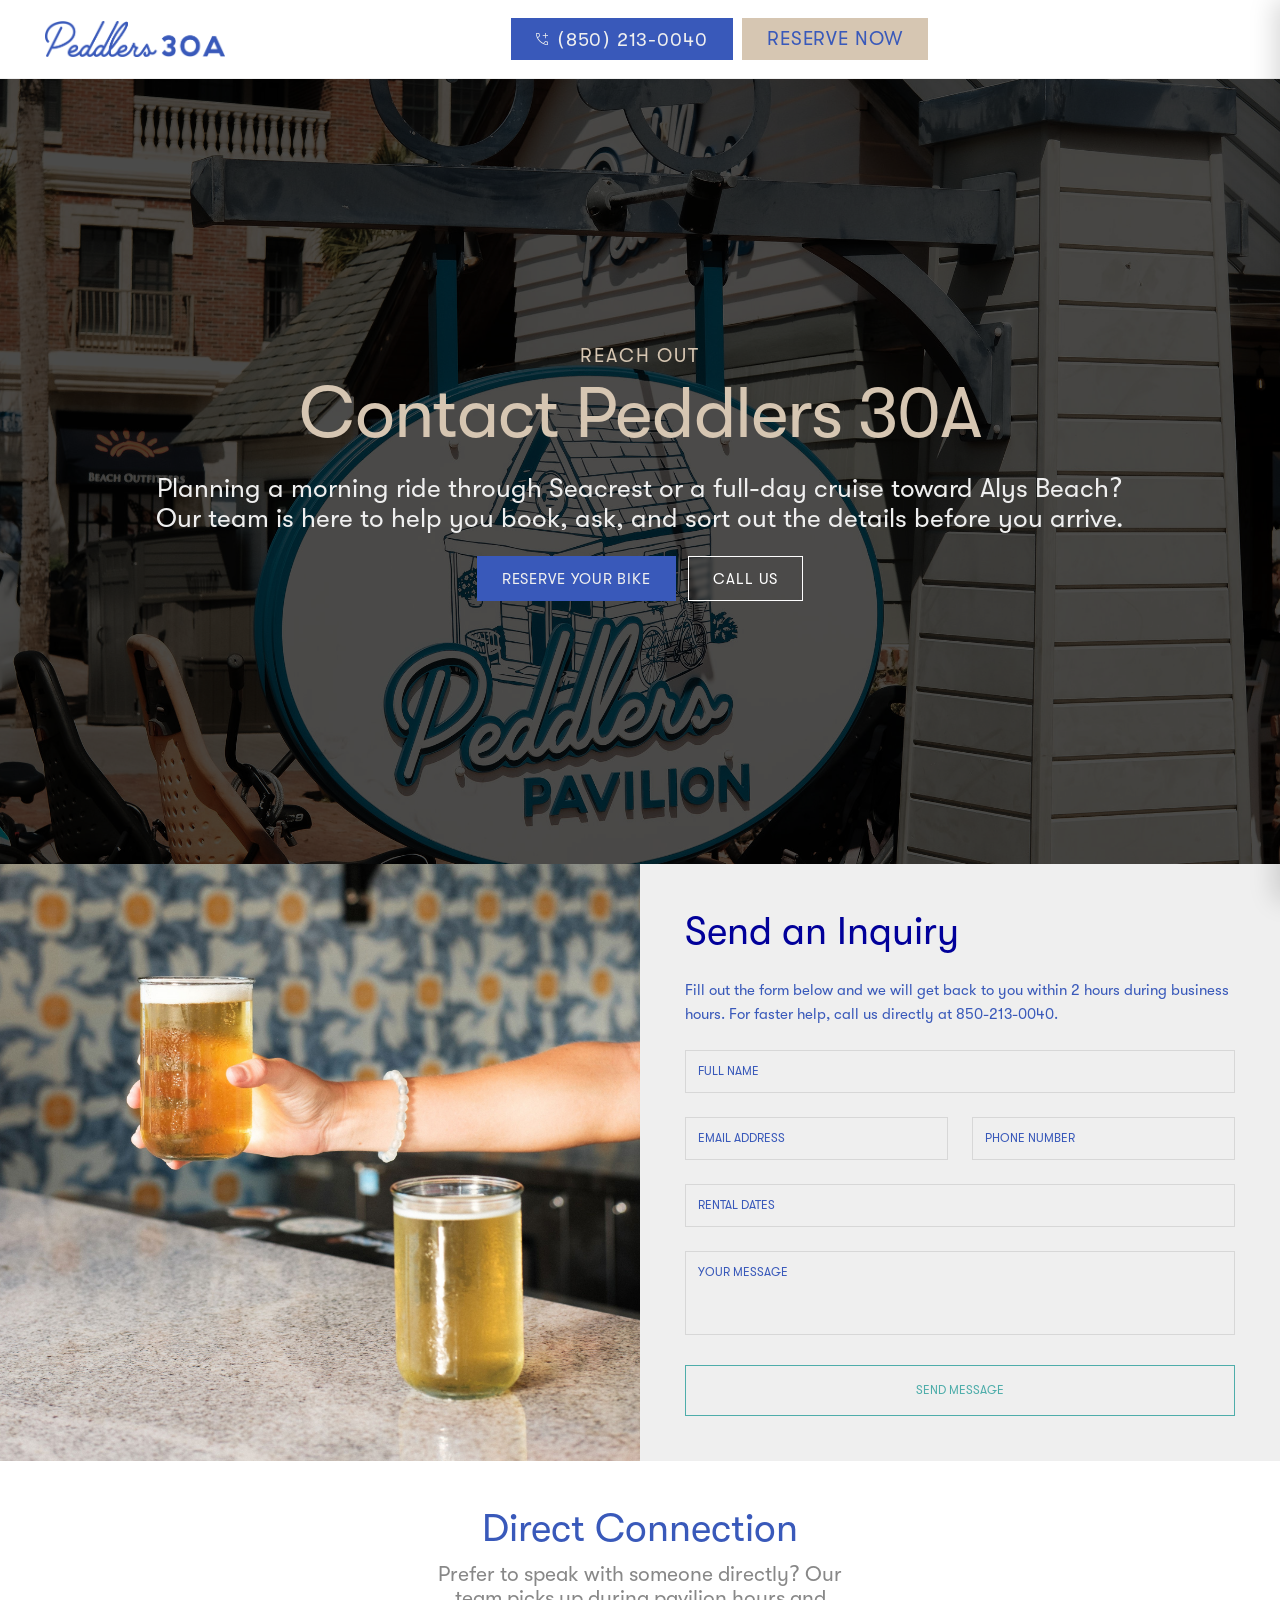
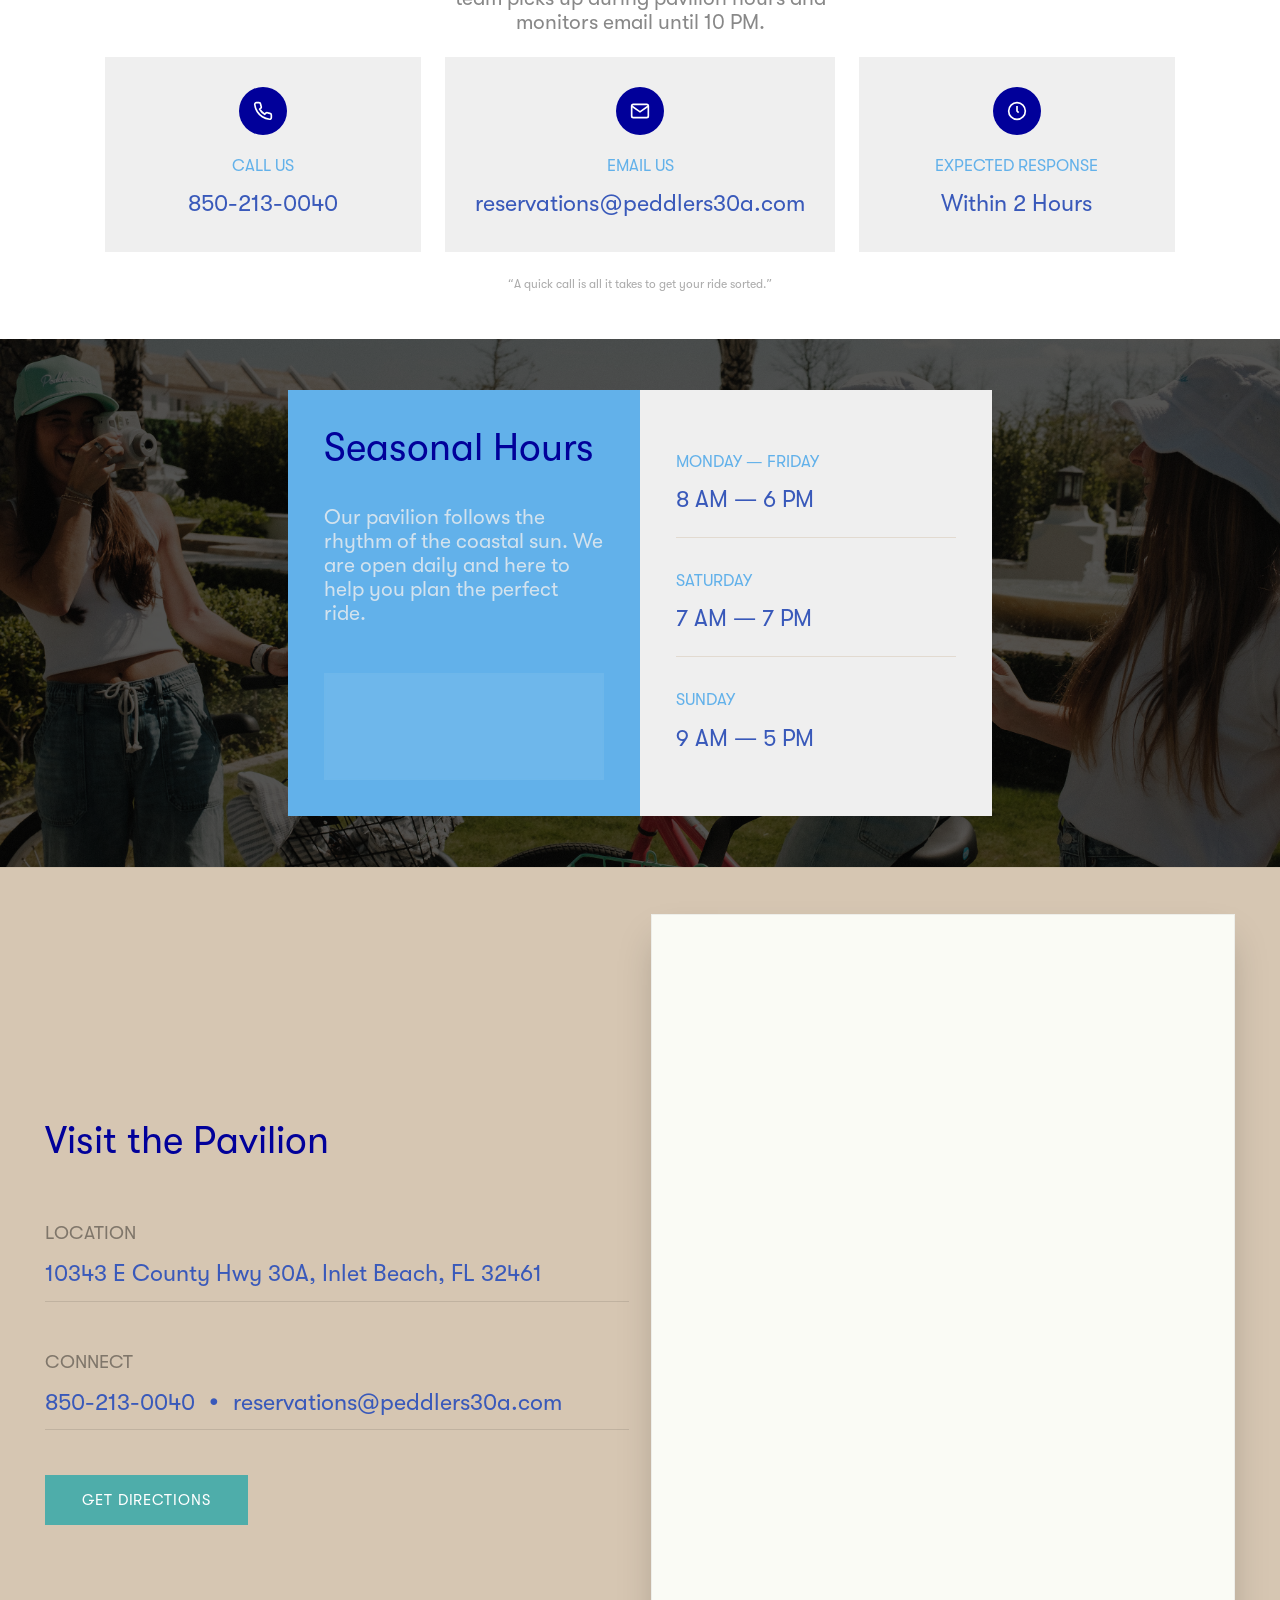
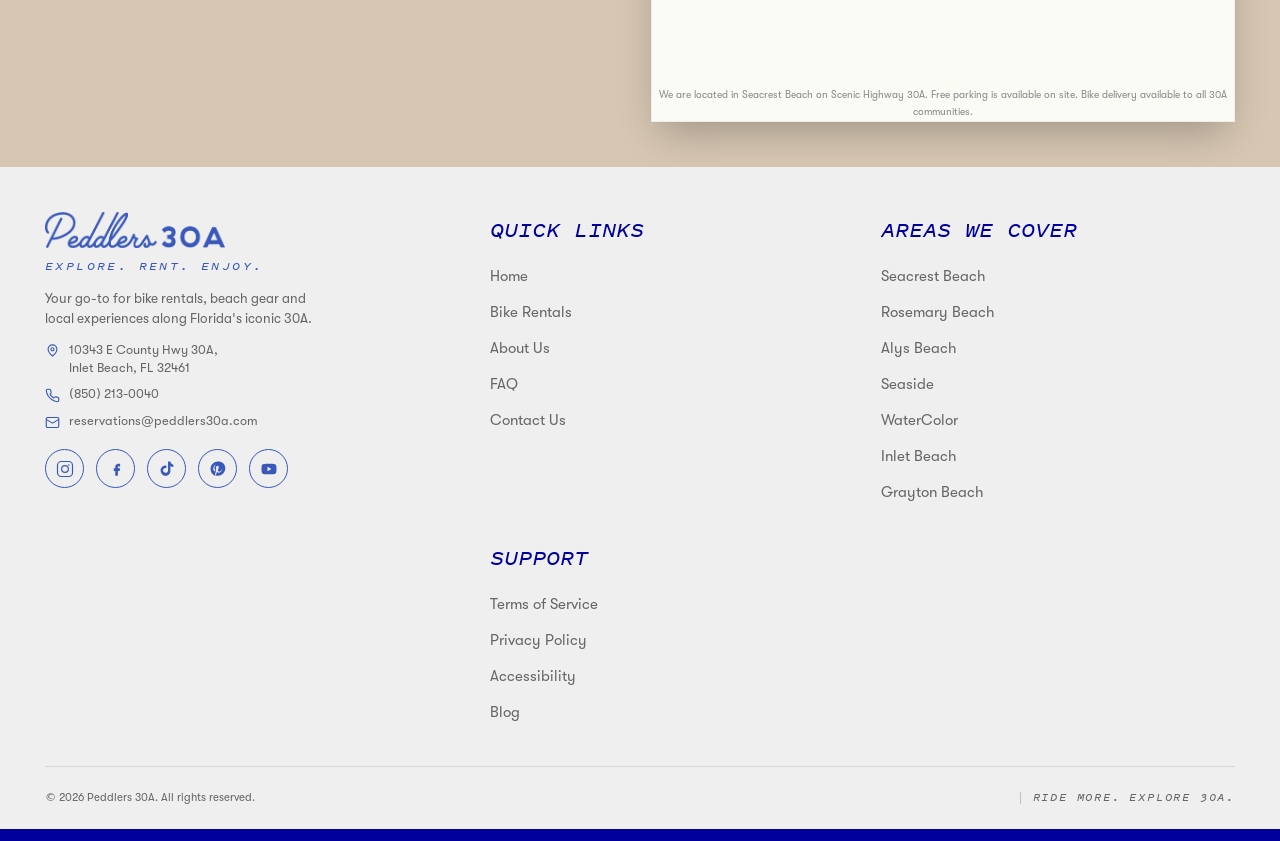
<file: contact.html>
<!DOCTYPE html>
<html lang="en">

<head>
  <meta charset="UTF-8" />
  <meta name="viewport" content="width=device-width, initial-scale=1.0" />
  <title>Contact Peddlers 30A | Seacrest Beach Bike Rental</title>
  <meta name="description"
    content="Reach Peddlers Pavilion in Seacrest Beach by phone, email, or inquiry form. Bike rentals along Scenic Highway 30A. Call 850-213-0040 or ask us anything online." />

  <link rel="stylesheet" href="assets/css/tokens.css?v=72" />
  <link rel="stylesheet" href="assets/css/fonts.css?v=80" />
  <link rel="stylesheet" href="assets/css/base.css?v=80" />
  <link rel="stylesheet" href="assets/css/components.css?v=81" />
  <link rel="stylesheet" href="assets/css/sections.css?v=200" />
  <link rel="stylesheet" href="assets/css/mobile.css?v=47" />
</head>

<body class="page-contact">
  <!-- ====================================================================
         01 — Top navigation (Header)
         ==================================================================== -->
  <header class="site-header">
    <div class="site-header__inner">
      <a class="site-header__logo" href="index.html" aria-label="Peddlers 30A — home">
        <img src="assets/img/logo-peddlers-30a.png" alt="Peddlers 30A" />
      </a>

      <nav class="site-nav" id="site-nav" aria-label="Primary">
        <a class="site-nav__link" href="index.html">HOME</a>
        <a class="site-nav__link" href="rentals.html">RENTALS</a>
        <a class="site-nav__link" href="category.html">PRODUCTS</a>
        <a class="site-nav__link" href="location.html">LOCATION</a>
        <a class="site-nav__link" href="about.html">ABOUT</a>
        <a class="site-nav__link" href="faq.html">FAQ</a>
        <a class="site-nav__link is-active" href="contact.html">CONTACT</a>
      </nav>

      <div class="site-header__actions">
        <a class="btn btn--primary" href="tel:+18502130040">
          <img class="btn__icon" src="assets/icons/phone.svg" alt="" />
          (850) 213-0040
        </a>
        <a class="btn btn--sand" href="rentals.html">RESERVE NOW</a>
      </div>

      <button class="site-header__toggle" type="button" aria-expanded="false" aria-controls="site-nav"
        aria-label="Open menu">
        <span></span><span></span><span></span>
      </button>
    </div>
  </header>

  <main>
    <!-- ==================================================================
           02 — Hero (Contact Peddlers 30A)
           ================================================================== -->
    <section class="hero hero--contact" style="background-image: url('assets/img/about-story.jpg');">
      <div class="container hero__inner">
        <p class="eyebrow" style="color: var(--s3);">Reach Out</p>
        <h1 class="hero__title">Contact Peddlers 30A</h1>
        <p class="hero__lead">
          Planning a morning ride through Seacrest or a full-day cruise toward Alys Beach? Our team is here to help you book, ask, and sort out the details before you arrive.
        </p>
        <div class="hero__actions">
          <a class="btn btn--primary" href="rentals.html">RESERVE YOUR BIKE</a>
          <a class="btn btn--ghost" href="tel:+18502130040">CALL US</a>
        </div>
      </div>
    </section>

    <!-- ==================================================================
           03 — Send an Inquiry
           ================================================================== -->
    <section class="section inquiry">
      <div class="inquiry__grid">
        <figure class="inquiry__image">
          <img src="assets/img/inquiry-beers.jpg" alt="Cold beer at Peddlers Pavilion" />
        </figure>

        <div class="inquiry__panel">
          <h2 class="inquiry__title">Send an Inquiry</h2>
          <p class="inquiry__lead">
            Fill out the form below and we will get back to you within 2 hours during business hours. For faster help, call us directly at 850-213-0040.
          </p>

          <form class="inquiry-form" onsubmit="event.preventDefault(); alert('Thank you! Your inquiry has been sent.');">
            <div class="inquiry-form__field">
              <input type="text" placeholder="FULL NAME" required />
            </div>

            <div class="inquiry-form__row">
              <div class="inquiry-form__field">
                <input type="email" placeholder="EMAIL ADDRESS" required />
              </div>
              <div class="inquiry-form__field">
                <input type="tel" placeholder="PHONE NUMBER" />
              </div>
            </div>

            <div class="inquiry-form__field">
              <input type="text" placeholder="RENTAL DATES" />
            </div>

            <div class="inquiry-form__field">
              <textarea placeholder="YOUR MESSAGE"></textarea>
            </div>

            <button class="inquiry-form__submit" type="submit">SEND MESSAGE</button>
          </form>
        </div>
      </div>
    </section>

    <!-- ==================================================================
           04 — Direct Connection
           ================================================================== -->
    <section class="section direct-connection">
      <div class="container direct-connection__inner">
        <h2 class="direct-connection__title">Direct Connection</h2>
        <p class="direct-connection__lead">
          Prefer to speak with someone directly? Our team picks up during pavilion hours and monitors email until 10 PM.
        </p>

        <div class="direct-connection__grid">
          <div class="direct-card">
            <div class="direct-card__icon">
              <svg width="20" height="20" viewBox="0 0 24 24" fill="none" stroke="currentColor" stroke-width="2">
                <path
                  d="M22 16.92v3a2 2 0 0 1-2.18 2 19.79 19.79 0 0 1-8.63-3.07 19.5 19.5 0 0 1-6-6 19.79 19.79 0 0 1-3.07-8.67A2 2 0 0 1 4.11 2h3a2 2 0 0 1 2 1.72 12.84 12.84 0 0 0 .7 2.81 2 2 0 0 1-.45 2.11L8.09 9.91a16 16 0 0 0 6 6l1.27-1.27a2 2 0 0 1 2.11-.45 12.84 12.84 0 0 0 2.81.7A2 2 0 0 1 22 16.92z">
                </path>
              </svg>
            </div>
            <p class="direct-card__label">Call Us</p>
            <p class="direct-card__value">850-213-0040</p>
          </div>

          <div class="direct-card">
            <div class="direct-card__icon">
              <svg width="20" height="20" viewBox="0 0 24 24" fill="none" stroke="currentColor" stroke-width="2">
                <path d="M4 4h16c1.1 0 2 .9 2 2v12c0 1.1-.9 2-2 2H4c-1.1 0-2-.9-2-2V6c0-1.1.9-2 2-2z"></path>
                <polyline points="22,6 12,13 2,6"></polyline>
              </svg>
            </div>
            <p class="direct-card__label">Email Us</p>
            <p class="direct-card__value">reservations@peddlers30a.com</p>
          </div>

          <div class="direct-card">
            <div class="direct-card__icon">
              <svg width="20" height="20" viewBox="0 0 24 24" fill="none" stroke="currentColor" stroke-width="2">
                <circle cx="12" cy="12" r="10"></circle>
                <polyline points="12 6 12 12 14 14"></polyline>
              </svg>
            </div>
            <p class="direct-card__label">Expected Response</p>
            <p class="direct-card__value">Within 2 Hours</p>
          </div>
        </div>

        <p class="direct-connection__quote">
          &ldquo;A quick call is all it takes to get your ride sorted.&rdquo;
        </p>
      </div>
    </section>

    <!-- ==================================================================
           05 — Seasonal Hours
           ================================================================== -->
    <section class="section seasonal-hours" style="background-image: url('assets/img/seasonal-hours-bg.jpg');">
      <div class="seasonal-hours__overlay"></div>

      <div class="seasonal-hours__card">
        <div class="seasonal-hours__intro">
          <h2 class="seasonal-hours__title">Seasonal Hours</h2>
          <p class="seasonal-hours__lead">
            Our pavilion follows the rhythm of the coastal sun. We are open daily and here to help you plan the perfect ride.
          </p>
          <div class="seasonal-hours__notice">
            <svg width="19" height="19" viewBox="0 0 24 24" fill="none" stroke="currentColor" stroke-width="2"><circle cx="12" cy="12" r="10"></circle><path d="M9.09 9a3 3 0 0 1 5.83 1c0 2-3 3-3 3"></path><line x1="12" y1="17" x2="12.01" y2="17"></line></svg>
            <p>
              <strong>Please note:</strong> Hours may vary seasonally or during special events. Please check our <a href="https://share.google/e4Gs6efjT6WCD5mdl" target="_blank" rel="noopener">Google Business Profile</a> for the most up-to-date hours before visiting.
            </p>
          </div>
        </div>

        <div class="seasonal-hours__list">
          <div class="seasonal-hours__row">
            <p class="seasonal-hours__label">Monday &mdash; Friday</p>
            <p class="seasonal-hours__value">8 AM &mdash; 6 PM</p>
          </div>
          <div class="seasonal-hours__row">
            <p class="seasonal-hours__label">Saturday</p>
            <p class="seasonal-hours__value">7 AM &mdash; 7 PM</p>
          </div>
          <div class="seasonal-hours__row seasonal-hours__row--last">
            <p class="seasonal-hours__label">Sunday</p>
            <p class="seasonal-hours__value">9 AM &mdash; 5 PM</p>
          </div>
        </div>
      </div>
    </section>

    <!-- ==================================================================
           06 — Visit the Pavilion
           ================================================================== -->
    <section class="section contact" id="pavilion">
      <div class="container contact__inner">
        <div class="contact__details">
          <h2 class="contact__title">Visit the Pavilion</h2>

          <div class="contact__block">
            <p class="contact__label">LOCATION</p>
            <p class="contact__value">10343 E County Hwy 30A, Inlet Beach, FL 32461</p>
          </div>

          <div class="contact__block">
            <p class="contact__label">CONNECT</p>
            <p class="contact__value">
              <a href="tel:+18502130040">850-213-0040</a> <span class="contact__bullet">&bull;</span> <a
                href="mailto:reservations@peddlers30a.com">reservations@peddlers30a.com</a>
            </p>
          </div>

          <a class="btn btn--teal contact__cta"
            href="https://maps.google.com/?q=10343+E+County+Hwy+30A,+Inlet+Beach,+FL+32461" target="_blank"
            rel="noopener">GET DIRECTIONS</a>
        </div>

        <figure class="contact__map" style="display: flex; flex-direction: column;">
          <iframe src="https://www.google.com/maps/embed?pb=!1m18!1m12!1m3!1d3445.4440399091454!2d-86.02173242443716!3d30.281418174805022!2m3!1f0!2f0!3f0!3m2!1i1024!2i768!4f13.1!3m3!1m2!1s0x8893f1fdbc7ec827%3A0x5a6ed556c4dfa18b!2sPeddlers%2030A!5e0!3m2!1sen!2sin!4v1788890912456!5m2!1sen!2sin" width="100%" height="100%" style="border:0; flex-grow: 1;" allowfullscreen="" loading="lazy" referrerpolicy="strict-origin-when-cross-origin"></iframe>
          <p style="margin-top: 1rem; font-size: 0.85rem; color: #888; text-align: center;">We are located in Seacrest Beach on Scenic Highway 30A. Free parking is available on site. Bike delivery available to all 30A communities.</p>
        </figure>
      </div>
    </section>
  </main>

  <!-- ====================================================================
         07 — Site Footer
         ==================================================================== -->
  <footer class="site-footer">
    <div class="container">
      <div class="site-footer__grid">
        <div class="site-footer__brand">
          <a class="site-footer__logo" href="index.html" aria-label="Peddlers 30A">
            <img src="assets/img/logo-peddlers-30a.png" alt="Peddlers 30A" />
          </a>
          <p class="site-footer__tagline">Explore. Rent. Enjoy.</p>
          <p class="site-footer__blurb">Your go-to for bike rentals, beach gear and local experiences along Florida's iconic 30A.</p>
          <ul class="site-footer__contact">
            <li>
              <svg viewBox="0 0 24 24" fill="none" stroke="currentColor" stroke-width="1.8" aria-hidden="true"><path d="M12 21s-7-5.686-7-11a7 7 0 1 1 14 0c0 5.314-7 11-7 11z" /><circle cx="12" cy="10" r="2.5" /></svg>
              <span>10343 E County Hwy 30A,<br />Inlet Beach, FL 32461</span>
            </li>
            <li>
              <svg viewBox="0 0 24 24" fill="none" stroke="currentColor" stroke-width="1.8" aria-hidden="true"><path d="M22 16.92v3a2 2 0 0 1-2.18 2 19.79 19.79 0 0 1-8.63-3.07 19.5 19.5 0 0 1-6-6 19.79 19.79 0 0 1-3.07-8.67A2 2 0 0 1 4.11 2h3a2 2 0 0 1 2 1.72c.127.96.36 1.903.7 2.81a2 2 0 0 1-.45 2.11L8.09 9.91a16 16 0 0 0 6 6l1.27-1.27a2 2 0 0 1 2.11-.45c.907.34 1.85.57 2.81.7A2 2 0 0 1 22 16.92z" /></svg>
              <a href="tel:+18502130040">(850) 213-0040</a>
            </li>
            <li>
              <svg viewBox="0 0 24 24" fill="none" stroke="currentColor" stroke-width="1.8" aria-hidden="true"><rect x="2" y="4" width="20" height="16" rx="2" /><path d="M2 7l10 6 10-6" /></svg>
              <a href="mailto:reservations@peddlers30a.com">reservations@peddlers30a.com</a>
            </li>
          </ul>
          <div class="site-footer__social">
            <a href="https://instagram.com" target="_blank" rel="noopener" aria-label="Instagram"><svg viewBox="0 0 24 24" fill="none" stroke="currentColor" stroke-width="1.6" aria-hidden="true"><rect x="2" y="2" width="20" height="20" rx="5" /><circle cx="12" cy="12" r="4.5" /><circle cx="17.2" cy="6.8" r="1" fill="currentColor" stroke="none" /></svg></a>
            <a href="https://facebook.com" target="_blank" rel="noopener" aria-label="Facebook"><svg viewBox="0 0 24 24" fill="currentColor" stroke="none" aria-hidden="true"><path d="M15 8.5h2.5V5h-2.5c-2.2 0-4 1.8-4 4v2H9v3.5h2v6.5h3.5V14.5h2.3l.7-3.5h-3V9c0-.3.2-.5.5-.5z" /></svg></a>
            <a href="https://tiktok.com" target="_blank" rel="noopener" aria-label="TikTok"><svg viewBox="0 0 24 24" fill="currentColor" stroke="none" aria-hidden="true"><path d="M16.5 2c.4 2.2 1.9 3.8 4 4.2v3c-1.5 0-2.9-.5-4-1.3v6.6c0 3.6-2.9 6.5-6.5 6.5S3.5 17.5 3.5 13.9 6.4 7.4 10 7.4c.4 0 .8 0 1.2.1v3.2c-.4-.1-.8-.2-1.2-.2-1.8 0-3.3 1.5-3.3 3.3s1.5 3.3 3.3 3.3 3.4-1.4 3.4-3.2V2h3.1z" /></svg></a>
            <a href="https://pinterest.com" target="_blank" rel="noopener" aria-label="Pinterest"><svg viewBox="0 0 24 24" fill="currentColor" stroke="none" aria-hidden="true"><path d="M12 2C6.5 2 2 6.5 2 12c0 4.2 2.6 7.8 6.3 9.3-.1-.8-.2-2 0-2.9l1.4-6s-.4-.7-.4-1.8c0-1.7 1-3 2.2-3 1 0 1.5.8 1.5 1.7 0 1-.7 2.6-1 4-.3 1.2.6 2.2 1.8 2.2 2.1 0 3.7-2.2 3.7-5.4 0-2.8-2-4.8-4.9-4.8-3.3 0-5.3 2.5-5.3 5.1 0 1 .4 2.1.9 2.7.1.1.1.2.1.3l-.4 1.5c0 .2-.2.2-.3.1-1.2-.5-1.9-2.2-1.9-3.5 0-2.9 2.1-5.6 6.1-5.6 3.2 0 5.7 2.3 5.7 5.3 0 3.2-2 5.7-4.8 5.7-.9 0-1.8-.5-2.1-1.1l-.6 2.2c-.2.8-.8 1.9-1.2 2.5.9.3 1.9.4 2.9.4 5.5 0 10-4.5 10-10S17.5 2 12 2z" /></svg></a>
            <a href="https://youtube.com" target="_blank" rel="noopener" aria-label="YouTube"><svg viewBox="0 0 24 24" fill="currentColor" stroke="none" aria-hidden="true"><path d="M22 12s0-3.2-.4-4.7c-.2-.9-.9-1.6-1.8-1.8C18.2 5 12 5 12 5s-6.2 0-7.8.5c-.9.2-1.6.9-1.8 1.8C2 8.8 2 12 2 12s0 3.2.4 4.7c.2.9.9 1.6 1.8 1.8C5.8 19 12 19 12 19s6.2 0 7.8-.5c.9-.2 1.6-.9 1.8-1.8.4-1.5.4-4.7.4-4.7zM10 15V9l5.2 3-5.2 3z" /></svg></a>
          </div>
        </div>

        <div class="site-footer__cols">
          <div>
            <h2 class="site-footer__heading">QUICK LINKS</h2>
            <ul>
              <li><a href="index.html">Home</a></li>
              <li><a href="rentals.html">Bike Rentals</a></li>
              <li><a href="about.html">About Us</a></li>
              <li><a href="faq.html">FAQ</a></li>
              <li><a href="contact.html">Contact Us</a></li>
            </ul>
          </div>
          <div>
            <h2 class="site-footer__heading">AREAS WE COVER</h2>
            <ul>
              <li><a href="location.html">Seacrest Beach</a></li>
              <li><a href="location.html">Rosemary Beach</a></li>
              <li><a href="location.html">Alys Beach</a></li>
              <li><a href="location.html">Seaside</a></li>
              <li><a href="location.html">WaterColor</a></li>
              <li><a href="location.html">Inlet Beach</a></li>
              <li><a href="location.html">Grayton Beach</a></li>
            </ul>
          </div>
          <div>
            <h2 class="site-footer__heading">SUPPORT</h2>
            <ul>
              <li><a href="terms-of-service.html">Terms of Service</a></li>
              <li><a href="privacy-policy.html">Privacy Policy</a></li>
              <li><a href="#">Accessibility</a></li>
              <li><a href="#">Blog</a></li>
            </ul>
          </div>
        </div>
      </div>

      <div class="site-footer__base">
        <p class="site-footer__copy">&copy; 2026 Peddlers 30A. All rights reserved.</p>
        <p class="site-footer__tag">Ride More. Explore 30A.</p>
      </div>
    </div>
    <div class="site-footer__rule"></div>
  </footer>

  <script src="assets/js/main.js?v=80"></script>
</body>

</html>
</file>
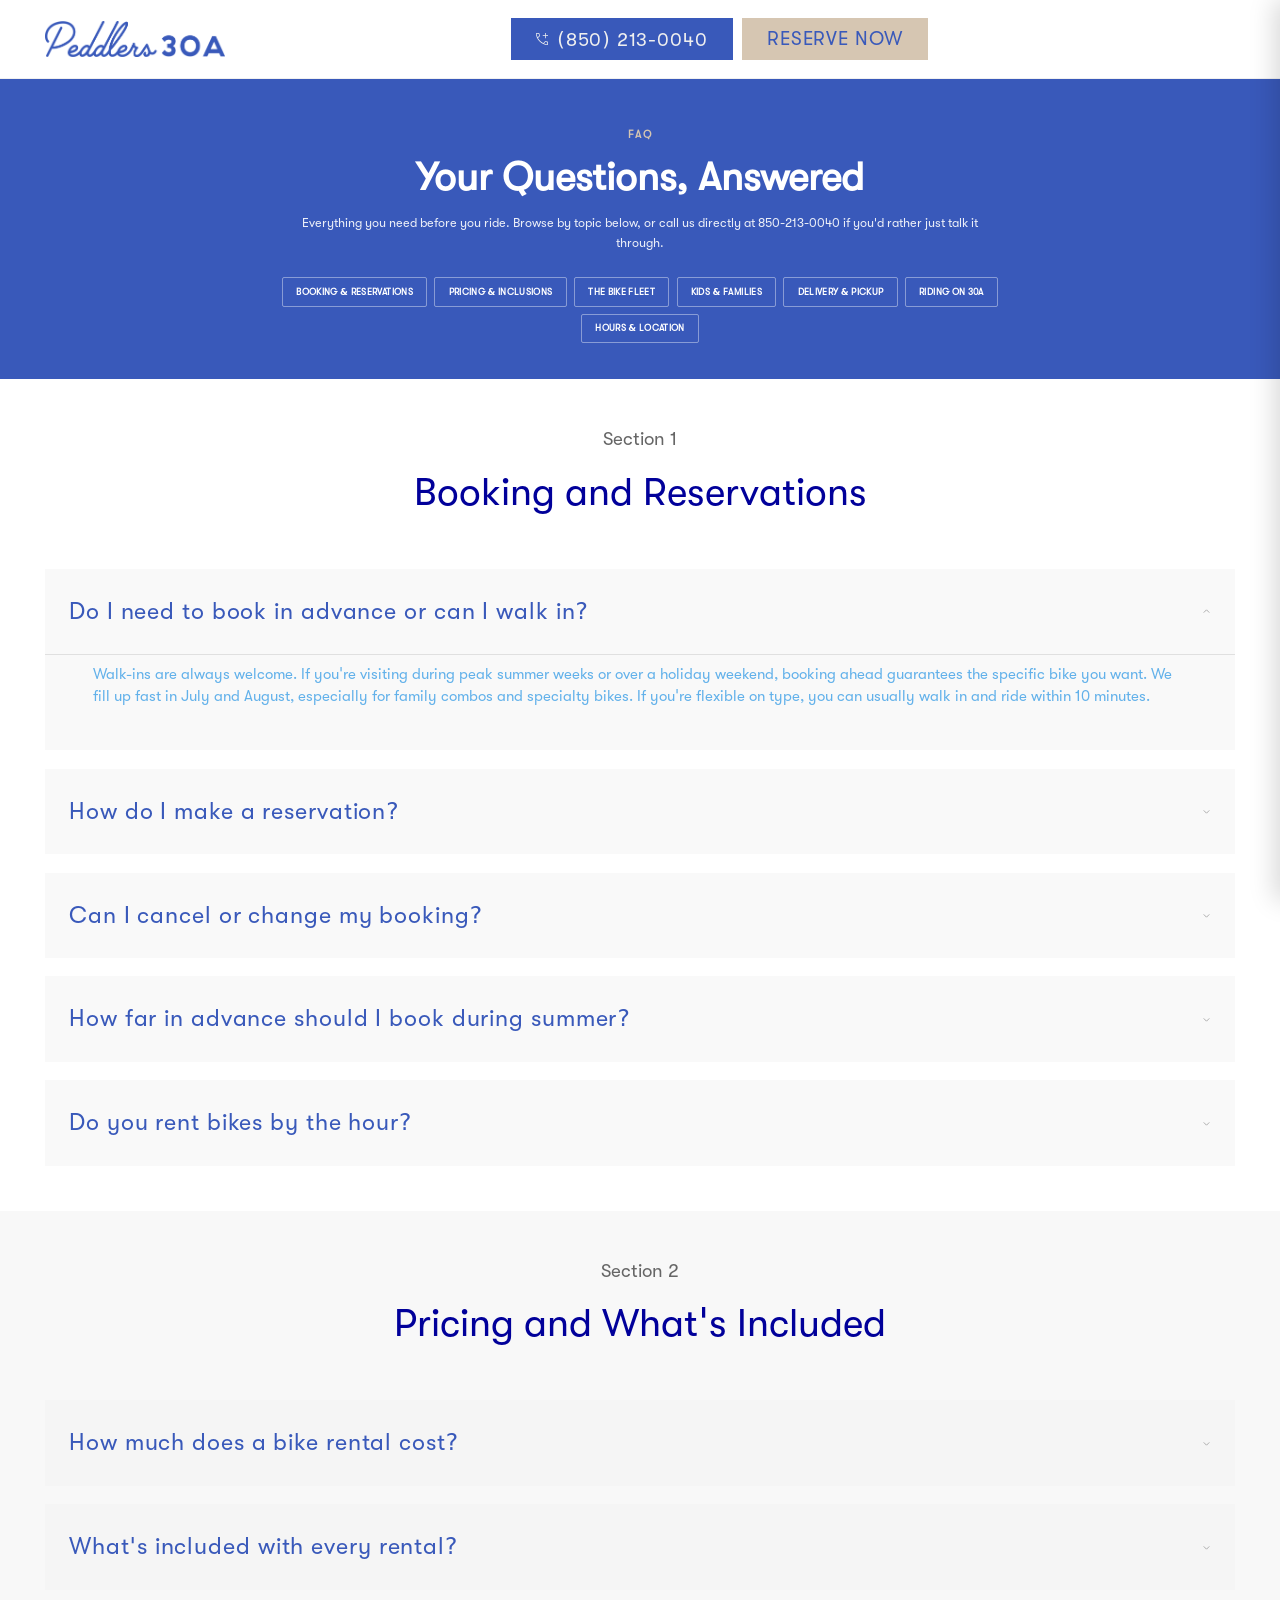
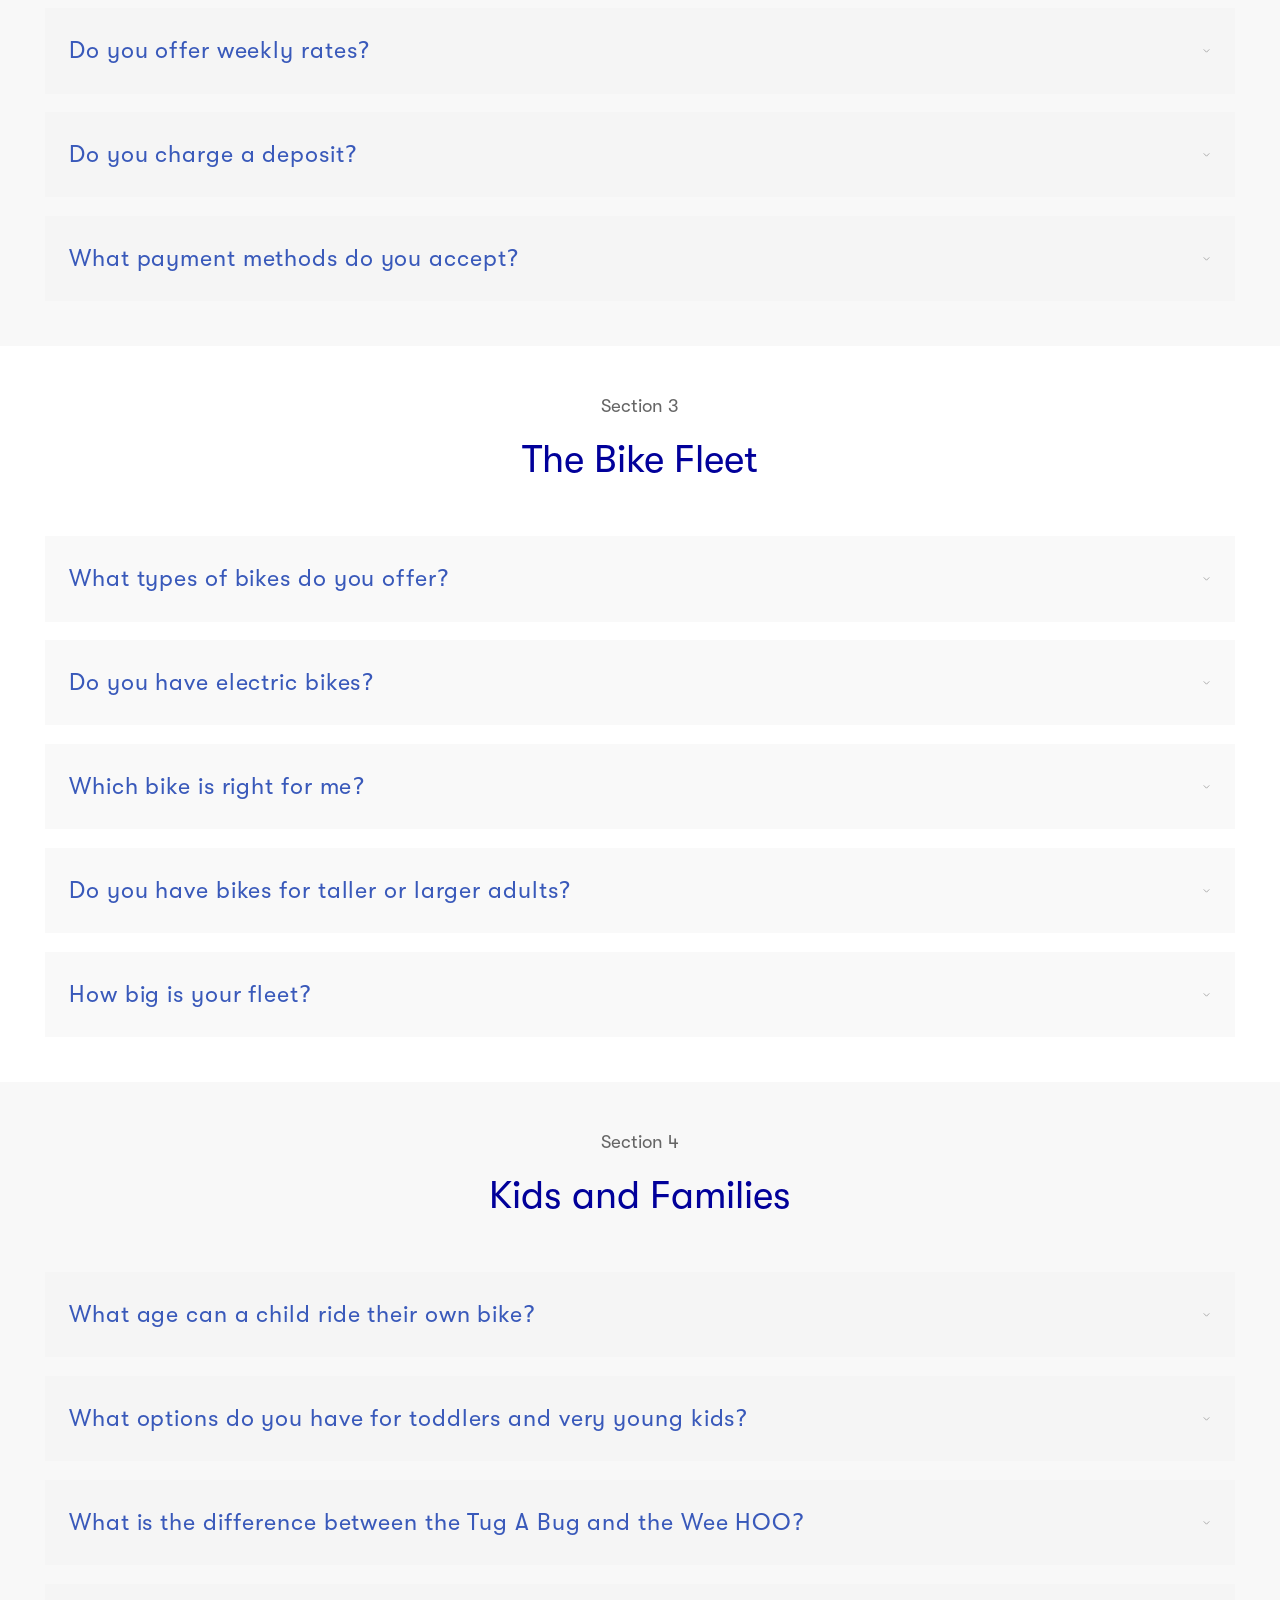
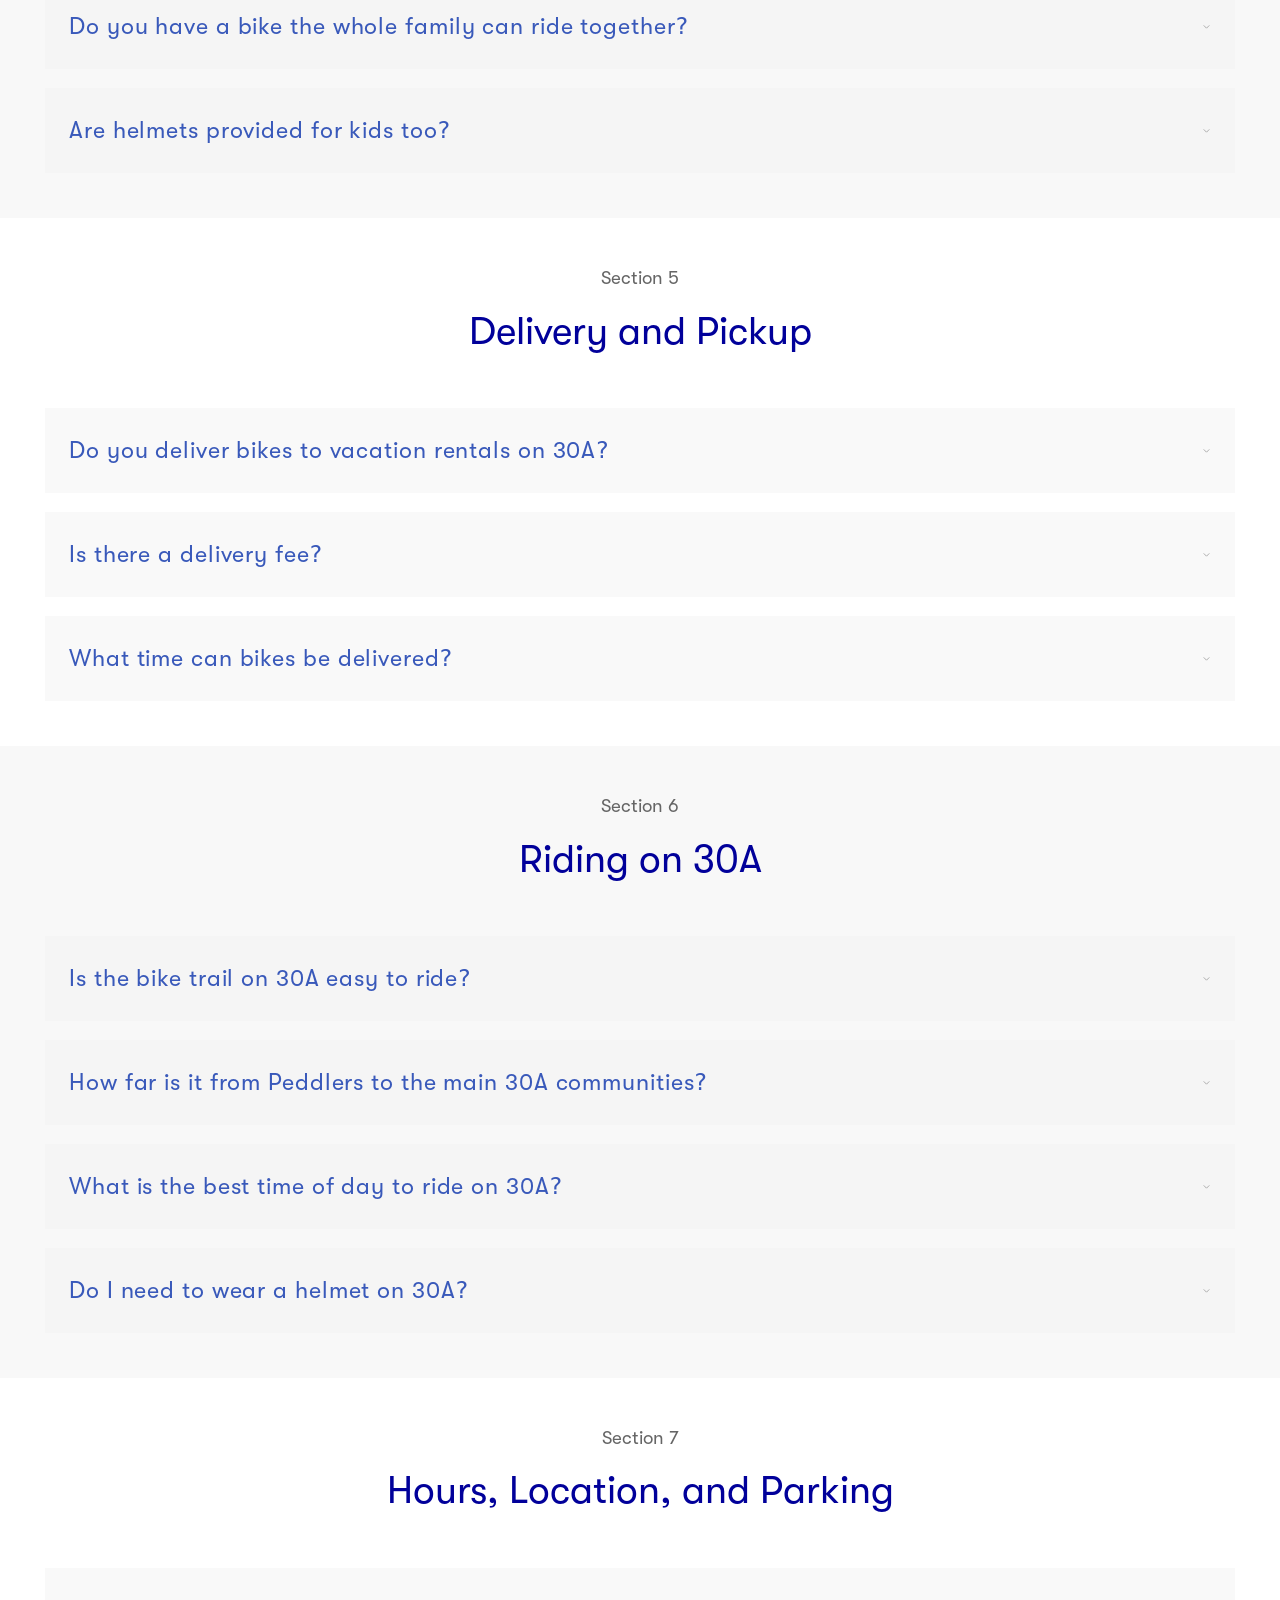
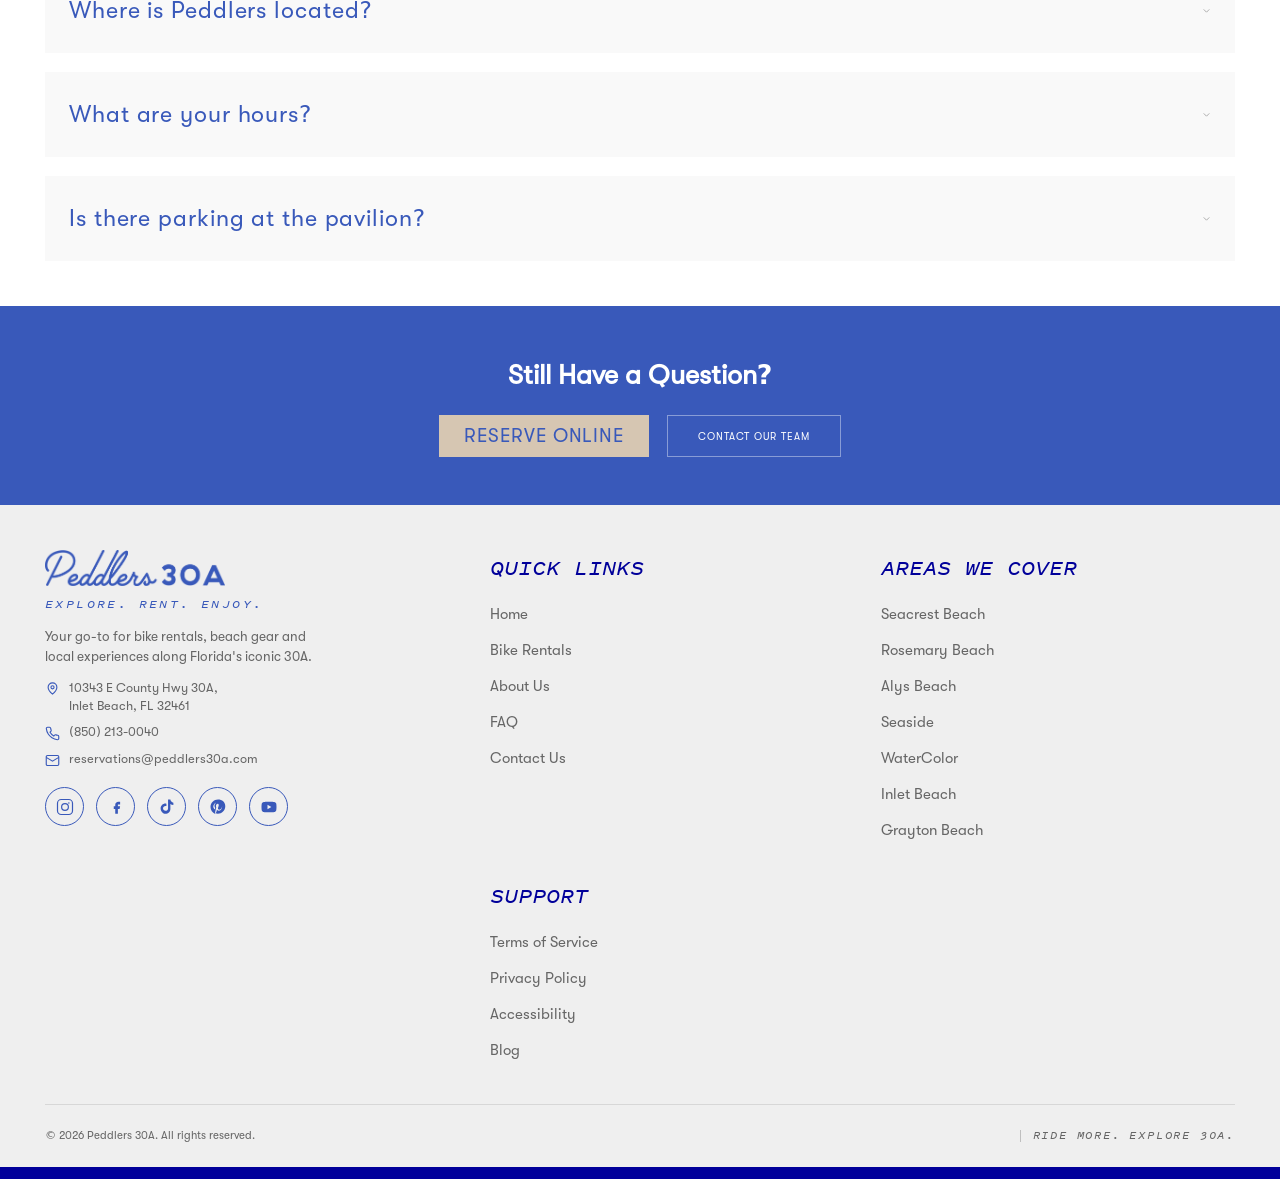
<file: faq.html>
<!DOCTYPE html>
<html lang="en">

<head>
  <meta charset="UTF-8" />
  <meta name="viewport" content="width=device-width, initial-scale=1.0" />
  <title>Peddlers 30A FAQ | Bike Rentals, Pricing & Trail Info</title>
  <meta name="description"
    content="Everything you need to know before renting a bike on 30A. Booking, pricing, kids options, delivery, trail distances, and hours. Answered by Peddlers Pavilion." />

  <link rel="stylesheet" href="assets/css/tokens.css?v=72" />
  <link rel="stylesheet" href="assets/css/fonts.css?v=80" />
  <link rel="stylesheet" href="assets/css/base.css?v=80" />
  <link rel="stylesheet" href="assets/css/components.css?v=81" />
  <link rel="stylesheet" href="assets/css/sections.css?v=200" />
  <link rel="stylesheet" href="assets/css/mobile.css?v=47" />
</head>

<body class="page-faq">
  <!-- ====================================================================
         01 — Top navigation (Header)
         ==================================================================== -->
  <header class="site-header">
    <div class="site-header__inner">
      <a class="site-header__logo" href="index.html" aria-label="Peddlers 30A — home">
        <img src="assets/img/logo-peddlers-30a.png" alt="Peddlers 30A" />
      </a>

      <nav class="site-nav" id="site-nav" aria-label="Primary">
        <a class="site-nav__link" href="index.html">HOME</a>
        <a class="site-nav__link" href="rentals.html">RENTALS</a>
        <a class="site-nav__link" href="category.html">PRODUCTS</a>
        <a class="site-nav__link" href="location.html">LOCATION</a>
        <a class="site-nav__link" href="about.html">ABOUT</a>
        <a class="site-nav__link is-active" href="faq.html">FAQ</a>
        <a class="site-nav__link" href="contact.html">CONTACT</a>
      </nav>

      <div class="site-header__actions">
        <a class="btn btn--primary" href="tel:+18502130040">
          <img class="btn__icon" src="assets/icons/phone.svg" alt="" />
          (850) 213-0040
        </a>
        <a class="btn btn--sand" href="rentals.html">RESERVE NOW</a>
      </div>

      <button class="site-header__toggle" type="button" aria-expanded="false" aria-controls="site-nav"
        aria-label="Open menu">
        <span></span><span></span><span></span>
      </button>
    </div>
  </header>

  <main>
    <!-- ==================================================================
           02 — Hero (Your Questions, Answered)
           ================================================================== -->
    <style>
      .faq-hero {
        position: relative;
        background: var(--p1);
        padding: 4rem 1.5rem 3rem;
        text-align: center;
      }

      .faq-hero__title {
        color: #ffffff;
        margin-bottom: 1rem;
        font-family: var(--font-body);
        font-weight: 700;
        font-size: clamp(1.75rem, 1rem + 3vw, 3.25rem);
        line-height: 1.15;
      }

      .faq-hero__lead {
        color: #ffffff;
        opacity: 0.9;
        max-width: 700px;
        margin: 0 auto 2rem;
        font-size: clamp(0.9rem, 0.8rem + 0.4vw, 1.05rem);
        line-height: 1.6;
      }

      .faq-hero__topics {
        display: flex;
        flex-wrap: wrap;
        justify-content: center;
        gap: 0.6rem;
        max-width: 760px;
        margin: 0 auto;
      }

      .faq-hero__topics a {
        padding: 0.55rem 1.1rem;
        border: 1px solid rgba(255, 255, 255, 0.4);
        color: #ffffff;
        text-decoration: none;
        font-size: 0.75rem;
        font-weight: 600;
        text-transform: uppercase;
        letter-spacing: 0.04em;
        border-radius: 2px;
        white-space: nowrap;
      }

      @media (max-width: 768px) {
        .faq-hero {
          padding: 2.75rem 1.25rem 2.25rem;
        }

        .faq-hero__lead {
          margin-bottom: 1.5rem;
        }

        .faq-hero__topics {
          gap: 0.5rem;
        }

        .faq-hero__topics a {
          padding: 0.5rem 0.85rem;
          font-size: 0.7rem;
        }
      }
    </style>
    <section class="faq-hero">
      <div class="container" style="position: relative; z-index: 1; max-width: 900px; margin: 0 auto;">
        <span
          style="display: block; font-size: 0.875rem; font-weight: 700; letter-spacing: 0.1em; color: var(--s3); margin-bottom: 1rem; text-transform: uppercase;">FAQ</span>
        <h1 class="faq-hero__title">Your Questions, Answered</h1>
        <p class="faq-hero__lead">
          Everything you need before you ride. Browse by topic below, or call us directly at 850-213-0040 if you'd
          rather just talk it through.
        </p>

        <div class="faq-hero__topics">
          <a href="#booking">Booking &amp; Reservations</a>
          <a href="#pricing">Pricing &amp; Inclusions</a>
          <a href="#fleet">The Bike Fleet</a>
          <a href="#kids-families">Kids &amp; Families</a>
          <a href="#delivery">Delivery &amp; Pickup</a>
          <a href="#riding">Riding on 30A</a>
          <a href="#hours-location">Hours &amp; Location</a>
        </div>
      </div>
    </section>

    <!-- ==================================================================
           03 — Section 1: Booking and Reservations
           ================================================================== -->
    <section class="section faq" id="booking">
      <div class="container">
        <p class="eyebrow text-center">Section 1</p>
        <h2 class="faq__title text-center">Booking and Reservations</h2>

        <div class="accordion faq__list">
          <div class="accordion__item is-open">
            <button class="accordion__trigger" type="button">
              <span>Do I need to book in advance or can I walk in?</span>
              <svg class="accordion__chevron" viewBox="0 0 16 16" fill="none" aria-hidden="true">
                <path d="M3 6l5 5 5-5" stroke="currentColor" stroke-width="1.5" />
              </svg>
            </button>
            <div class="accordion__panel">
              <div>
                <p>
                  Walk-ins are always welcome. If you're visiting during peak summer weeks or over a holiday
                  weekend, booking ahead guarantees the specific bike you want. We fill up fast in July and
                  August, especially for family combos and specialty bikes. If you're flexible on type, you can
                  usually walk in and ride within 10 minutes.
                </p>
              </div>
            </div>
          </div>

          <div class="accordion__item">
            <button class="accordion__trigger" type="button">
              <span>How do I make a reservation?</span>
              <svg class="accordion__chevron" viewBox="0 0 16 16" fill="none" aria-hidden="true">
                <path d="M3 6l5 5 5-5" stroke="currentColor" stroke-width="1.5" />
              </svg>
            </button>
            <div class="accordion__panel">
              <div>
                <p>
                  You can reserve online at peddlers30a.com, call us at 850-213-0040, or email
                  reservations@peddlers30a.com. Online is the fastest option. If you have questions about which bike is
                  right for your group, call us and we'll sort it out together.
                </p>
              </div>
            </div>
          </div>

          <div class="accordion__item">
            <button class="accordion__trigger" type="button">
              <span>Can I cancel or change my booking?</span>
              <svg class="accordion__chevron" viewBox="0 0 16 16" fill="none" aria-hidden="true">
                <path d="M3 6l5 5 5-5" stroke="currentColor" stroke-width="1.5" />
              </svg>
            </button>
            <div class="accordion__panel">
              <div>
                <p>
                  Yes. Call or email us as soon as you know your plans have changed. We ask for as much notice as
                  possible so we can free up the bike for another rider. Our team will walk you through the
                  specific cancellation terms when you book.
                </p>
              </div>
            </div>
          </div>

          <div class="accordion__item">
            <button class="accordion__trigger" type="button">
              <span>How far in advance should I book during summer?</span>
              <svg class="accordion__chevron" viewBox="0 0 16 16" fill="none" aria-hidden="true">
                <path d="M3 6l5 5 5-5" stroke="currentColor" stroke-width="1.5" />
              </svg>
            </button>
            <div class="accordion__panel">
              <div>
                <p>
                  For peak season (Memorial Day through Labor Day), we recommend booking 2 to 4 days ahead for
                  standard bikes and 5 to 7 days ahead for specialty items like the Kazoo Tandem, Bike + Burley
                  Combo, or Wee HOO. These are one-of-a-kind in Seacrest Beach and go fast.
                </p>
              </div>
            </div>
          </div>

          <div class="accordion__item">
            <button class="accordion__trigger" type="button">
              <span>Do you rent bikes by the hour?</span>
              <svg class="accordion__chevron" viewBox="0 0 16 16" fill="none" aria-hidden="true">
                <path d="M3 6l5 5 5-5" stroke="currentColor" stroke-width="1.5" />
              </svg>
            </button>
            <div class="accordion__panel">
              <div>
                <p>
                  We rent by the day. This gives you the freedom to ride whenever you want without watching the
                  clock. Pick up in the morning, drop off before we close, and your whole day is yours.
                </p>
              </div>
            </div>
          </div>
        </div>
      </div>
    </section>

    <!-- ==================================================================
           04 — Section 2: Pricing and What's Included
           ================================================================== -->
    <section class="section faq" id="pricing" style="background: #f8f8f8;">
      <div class="container">
        <p class="eyebrow text-center">Section 2</p>
        <h2 class="faq__title text-center">Pricing and What's Included</h2>

        <div class="accordion faq__list">
          <div class="accordion__item">
            <button class="accordion__trigger" type="button">
              <span>How much does a bike rental cost?</span>
              <svg class="accordion__chevron" viewBox="0 0 16 16" fill="none" aria-hidden="true">
                <path d="M3 6l5 5 5-5" stroke="currentColor" stroke-width="1.5" />
              </svg>
            </button>
            <div class="accordion__panel">
              <div>
                <p>
                  Rentals start at $30/day for the Monkey Faction Cruiser and go up to $70/day for the Bike +
                  Burley Combo package. Most standard adult beach cruisers are $40/day. Kids bikes are $40/day.
                  Specialty bikes like the 7-speed, adult tricycle, and baby seat bicycle are $50/day. The Kazoo
                  Kids Tandem is $60/day. See the full fleet and pricing on our bike rentals page.
                </p>
              </div>
            </div>
          </div>

          <div class="accordion__item">
            <button class="accordion__trigger" type="button">
              <span>What's included with every rental?</span>
              <svg class="accordion__chevron" viewBox="0 0 16 16" fill="none" aria-hidden="true">
                <path d="M3 6l5 5 5-5" stroke="currentColor" stroke-width="1.5" />
              </svg>
            </button>
            <div class="accordion__panel">
              <div>
                <p>
                  Every full bike rental comes with a helmet and a lock. That's standard; you don't pay extra for
                  either. If you want a basket, that's a $5/day add-on. Some bikes like the Baby Seat Bicycle come
                  with a child seat already included; the product page will always list exactly what comes with
                  that specific bike.
                </p>
              </div>
            </div>
          </div>

          <div class="accordion__item">
            <button class="accordion__trigger" type="button">
              <span>Do you offer weekly rates?</span>
              <svg class="accordion__chevron" viewBox="0 0 16 16" fill="none" aria-hidden="true">
                <path d="M3 6l5 5 5-5" stroke="currentColor" stroke-width="1.5" />
              </svg>
            </button>
            <div class="accordion__panel">
              <div>
                <p>
                  Yes. Our standard beach cruisers (men's, women's, and unisex) are available at $70/week; that's
                  a better rate than buying 7 individual days. If you're staying on 30A for a week and want bikes
                  the whole time, ask us when you book.
                </p>
              </div>
            </div>
          </div>

          <div class="accordion__item">
            <button class="accordion__trigger" type="button">
              <span>Do you charge a deposit?</span>
              <svg class="accordion__chevron" viewBox="0 0 16 16" fill="none" aria-hidden="true">
                <path d="M3 6l5 5 5-5" stroke="currentColor" stroke-width="1.5" />
              </svg>
            </button>
            <div class="accordion__panel">
              <div>
                <p>
                  Contact us directly for deposit details. Policies can vary based on rental type and duration.
                  Call us at 850-213-0040 or email reservations@peddlers30a.com before your trip and we'll give you the
                  full picture.
                </p>
              </div>
            </div>
          </div>

          <div class="accordion__item">
            <button class="accordion__trigger" type="button">
              <span>What payment methods do you accept?</span>
              <svg class="accordion__chevron" viewBox="0 0 16 16" fill="none" aria-hidden="true">
                <path d="M3 6l5 5 5-5" stroke="currentColor" stroke-width="1.5" />
              </svg>
            </button>
            <div class="accordion__panel">
              <div>
                <p>
                  We accept all major credit and debit cards. Please confirm with us directly if you have a
                  specific payment preference before booking.
                </p>
              </div>
            </div>
          </div>
        </div>
      </div>
    </section>

    <!-- ==================================================================
           05 — Section 3: The Bike Fleet
           ================================================================== -->
    <section class="section faq" id="fleet">
      <div class="container">
        <p class="eyebrow text-center">Section 3</p>
        <h2 class="faq__title text-center">The Bike Fleet</h2>

        <div class="accordion faq__list">
          <div class="accordion__item">
            <button class="accordion__trigger" type="button">
              <span>What types of bikes do you offer?</span>
              <svg class="accordion__chevron" viewBox="0 0 16 16" fill="none" aria-hidden="true">
                <path d="M3 6l5 5 5-5" stroke="currentColor" stroke-width="1.5" />
              </svg>
            </button>
            <div class="accordion__panel">
              <div>
                <p>
                  We carry a full range: standard beach cruisers for adults (men's, women's, and unisex), 7-speed
                  geared bikes for longer rides, a Monkey Faction Cruiser, an adult tricycle, kids bikes from
                  16-inch through 24-inch, a kids tricycle, and a full family lineup including the Kazoo Kids
                  Tandem and Bike + Burley Combo. We also carry the Wee HOO and Tug A Bug tag-along attachments
                  for young co-riders; the only rental shop on 30A that carries either.
                </p>
              </div>
            </div>
          </div>

          <div class="accordion__item">
            <button class="accordion__trigger" type="button">
              <span>Do you have electric bikes?</span>
              <svg class="accordion__chevron" viewBox="0 0 16 16" fill="none" aria-hidden="true">
                <path d="M3 6l5 5 5-5" stroke="currentColor" stroke-width="1.5" />
              </svg>
            </button>
            <div class="accordion__panel">
              <div>
                <p>
                  We do not currently offer e-bikes. Our 7-speed cruisers are the best option for covering more
                  ground. The trail along 30A is flat and paved the whole way, so even a standard beach cruiser
                  handles the distance comfortably for most riders.
                </p>
              </div>
            </div>
          </div>

          <div class="accordion__item">
            <button class="accordion__trigger" type="button">
              <span>Which bike is right for me?</span>
              <svg class="accordion__chevron" viewBox="0 0 16 16" fill="none" aria-hidden="true">
                <path d="M3 6l5 5 5-5" stroke="currentColor" stroke-width="1.5" />
              </svg>
            </button>
            <div class="accordion__panel">
              <div>
                <p>
                  For a casual beach day or short coastal ride, a standard beach cruiser does the job. If you want
                  to cover more distance, say heading east toward Rosemary Beach and beyond, a 7-speed bike gives
                  you better range. If balance is a concern, the adult tricycle is the right call. Not sure? Call
                  us at 850-213-0040 and we'll ask a few quick questions and point you in the right direction.
                </p>
              </div>
            </div>
          </div>

          <div class="accordion__item">
            <button class="accordion__trigger" type="button">
              <span>Do you have bikes for taller or larger adults?</span>
              <svg class="accordion__chevron" viewBox="0 0 16 16" fill="none" aria-hidden="true">
                <path d="M3 6l5 5 5-5" stroke="currentColor" stroke-width="1.5" />
              </svg>
            </button>
            <div class="accordion__panel">
              <div>
                <p>
                  Yes. Our fleet includes bikes in different frame sizes. When you book, let us know your height
                  and we'll make sure the right fit is waiting for you. If you have specific sizing questions,
                  call ahead.
                </p>
              </div>
            </div>
          </div>

          <div class="accordion__item">
            <button class="accordion__trigger" type="button">
              <span>How big is your fleet?</span>
              <svg class="accordion__chevron" viewBox="0 0 16 16" fill="none" aria-hidden="true">
                <path d="M3 6l5 5 5-5" stroke="currentColor" stroke-width="1.5" />
              </svg>
            </button>
            <div class="accordion__panel">
              <div>
                <p>
                  We carry the largest bike fleet on 30A. Exact availability changes daily based on rentals and
                  maintenance. Walk-ins are welcome, and reservations guarantee your specific selection. Booking
                  ahead is the best way to lock in your first choice.
                </p>
              </div>
            </div>
          </div>
        </div>
      </div>
    </section>

    <!-- ==================================================================
           06 — Section 4: Kids and Families
           ================================================================== -->
    <section class="section faq" id="kids-families" style="background: #f8f8f8;">
      <div class="container">
        <p class="eyebrow text-center">Section 4</p>
        <h2 class="faq__title text-center">Kids and Families</h2>

        <div class="accordion faq__list">
          <div class="accordion__item">
            <button class="accordion__trigger" type="button">
              <span>What age can a child ride their own bike?</span>
              <svg class="accordion__chevron" viewBox="0 0 16 16" fill="none" aria-hidden="true">
                <path d="M3 6l5 5 5-5" stroke="currentColor" stroke-width="1.5" />
              </svg>
            </button>
            <div class="accordion__panel">
              <div>
                <p>
                  Our 16-inch kids bikes are suited for children roughly 3 to 6 years old (around 35 to 48 inches
                  tall). The 20-inch bikes suit ages 5 to 8, and the 24-inch bikes are right for ages 7 to 11. If
                  your child is not quite ready to ride solo, we have tag-along options and a kids tricycle.
                </p>
              </div>
            </div>
          </div>

          <div class="accordion__item">
            <button class="accordion__trigger" type="button">
              <span>What options do you have for toddlers and very young kids?</span>
              <svg class="accordion__chevron" viewBox="0 0 16 16" fill="none" aria-hidden="true">
                <path d="M3 6l5 5 5-5" stroke="currentColor" stroke-width="1.5" />
              </svg>
            </button>
            <div class="accordion__panel">
              <div>
                <p>
                  Two great options. The Burley Trailer attaches to your bike and seats up to two small children;
                  they ride along while you pedal. The Baby Seat Bicycle has a built-in child seat on the frame,
                  ideal for one younger child (adults must be at least 5'2" to ride comfortably). Both are
                  included or available as part of a rental package.
                </p>
              </div>
            </div>
          </div>

          <div class="accordion__item">
            <button class="accordion__trigger" type="button">
              <span>What is the difference between the Tug A Bug and the Wee HOO?</span>
              <svg class="accordion__chevron" viewBox="0 0 16 16" fill="none" aria-hidden="true">
                <path d="M3 6l5 5 5-5" stroke="currentColor" stroke-width="1.5" />
              </svg>
            </button>
            <div class="accordion__panel">
              <div>
                <p>
                  Both are tag-along attachments that hitch to the rear of your adult bike. The Wee HOO puts your
                  child in a lower, recumbent-style seat and is best for ages 3 to 8. The Tug A Bug is more
                  upright, with its own seat and handlebars, and suits ages 3 to 9 who are a little more
                  confident. Both are available exclusively at Peddlers on 30A. Not sure which fits your child?
                  Call us and we'll help you decide.
                </p>
              </div>
            </div>
          </div>

          <div class="accordion__item">
            <button class="accordion__trigger" type="button">
              <span>Do you have a bike the whole family can ride together?</span>
              <svg class="accordion__chevron" viewBox="0 0 16 16" fill="none" aria-hidden="true">
                <path d="M3 6l5 5 5-5" stroke="currentColor" stroke-width="1.5" />
              </svg>
            </button>
            <div class="accordion__panel">
              <div>
                <p>
                  Yes. The Kazoo Kids Tandem is a two-person bike with a parent in front and a child co-pilot
                  behind in a stoker seat. The Bike + Burley Combo pairs a full adult bike with a Burley trailer
                  for small kids. And for families where everyone rides their own bike, we have matching sets in
                  multiple sizes. We can put together a full family fleet, just let us know your group at
                  booking.
                </p>
              </div>
            </div>
          </div>

          <div class="accordion__item">
            <button class="accordion__trigger" type="button">
              <span>Are helmets provided for kids too?</span>
              <svg class="accordion__chevron" viewBox="0 0 16 16" fill="none" aria-hidden="true">
                <path d="M3 6l5 5 5-5" stroke="currentColor" stroke-width="1.5" />
              </svg>
            </button>
            <div class="accordion__panel">
              <div>
                <p>
                  Yes. Helmets are included with every full bike rental, including kids bikes. Florida law
                  requires helmets for cyclists under 16. We make it easy; yours is ready when you pick up.
                </p>
              </div>
            </div>
          </div>
        </div>
      </div>
    </section>

    <!-- ==================================================================
           07 — Section 5: Delivery and Pickup
           ================================================================== -->
    <section class="section faq" id="delivery">
      <div class="container">
        <p class="eyebrow text-center">Section 5</p>
        <h2 class="faq__title text-center">Delivery and Pickup</h2>

        <div class="accordion faq__list">
          <div class="accordion__item">
            <button class="accordion__trigger" type="button">
              <span>Do you deliver bikes to vacation rentals on 30A?</span>
              <svg class="accordion__chevron" viewBox="0 0 16 16" fill="none" aria-hidden="true">
                <path d="M3 6l5 5 5-5" stroke="currentColor" stroke-width="1.5" />
              </svg>
            </button>
            <div class="accordion__panel">
              <div>
                <p>
                  Yes. We deliver to all 30A communities. If your vacation rental is in Rosemary Beach, Alys
                  Beach, Seaside, WaterColor, Grayton Beach, Blue Mountain Beach, or anywhere else along the 30A
                  corridor, we'll bring the bikes to you. Contact us to arrange delivery and confirm timing.
                </p>
              </div>
            </div>
          </div>

          <div class="accordion__item">
            <button class="accordion__trigger" type="button">
              <span>Is there a delivery fee?</span>
              <svg class="accordion__chevron" viewBox="0 0 16 16" fill="none" aria-hidden="true">
                <path d="M3 6l5 5 5-5" stroke="currentColor" stroke-width="1.5" />
              </svg>
            </button>
            <div class="accordion__panel">
              <div>
                <p>
                  Delivery fees and logistics depend on your location and order size. Call us at 850-213-0040 or
                  email reservations@peddlers30a.com when booking and we'll give you the full details for your specific
                  address.
                </p>
              </div>
            </div>
          </div>

          <div class="accordion__item">
            <button class="accordion__trigger" type="button">
              <span>What time can bikes be delivered?</span>
              <svg class="accordion__chevron" viewBox="0 0 16 16" fill="none" aria-hidden="true">
                <path d="M3 6l5 5 5-5" stroke="currentColor" stroke-width="1.5" />
              </svg>
            </button>
            <div class="accordion__panel">
              <div>
                <p>
                  Delivery times depend on our schedule and your location. Contact us in advance and we'll
                  coordinate a window that works around your plans. We recommend booking delivery at least a day
                  ahead during peak season.
                </p>
              </div>
            </div>
          </div>
        </div>
      </div>
    </section>

    <!-- ==================================================================
           08 — Section 6: Riding on 30A
           ================================================================== -->
    <section class="section faq" id="riding" style="background: #f8f8f8;">
      <div class="container">
        <p class="eyebrow text-center">Section 6</p>
        <h2 class="faq__title text-center">Riding on 30A</h2>

        <div class="accordion faq__list">
          <div class="accordion__item">
            <button class="accordion__trigger" type="button">
              <span>Is the bike trail on 30A easy to ride?</span>
              <svg class="accordion__chevron" viewBox="0 0 16 16" fill="none" aria-hidden="true">
                <path d="M3 6l5 5 5-5" stroke="currentColor" stroke-width="1.5" />
              </svg>
            </button>
            <div class="accordion__panel">
              <div>
                <p>
                  Yes. The paved path along Scenic Highway 30A is flat the entire way, no hills, no gravel. It
                  runs 19 miles total from Camp Helen State Park in the east to Miramar Beach in the west. Most
                  fitness levels handle it without any trouble. Kids, seniors, and casual riders all enjoy it. The
                  biggest variable is heat; plan your ride early in the morning or after 4pm in summer.
                </p>
              </div>
            </div>
          </div>

          <div class="accordion__item">
            <button class="accordion__trigger" type="button">
              <span>How far is it from Peddlers to the main 30A communities?</span>
              <svg class="accordion__chevron" viewBox="0 0 16 16" fill="none" aria-hidden="true">
                <path d="M3 6l5 5 5-5" stroke="currentColor" stroke-width="1.5" />
              </svg>
            </button>
            <div class="accordion__panel">
              <div>
                <p>
                  We are located right on Scenic Highway 30A in Seacrest Beach. Alys Beach is about a mile east.
                  Rosemary Beach is roughly 1.2 miles east. Heading west, Seagrove Beach, WaterColor, and Seaside
                  are all reachable along the paved path. For covering the western half of 30A, a 7-speed bike
                  gives you more range. Ask us when you pick up and we'll map out the best route for your group.
                </p>
              </div>
            </div>
          </div>

          <div class="accordion__item">
            <button class="accordion__trigger" type="button">
              <span>What is the best time of day to ride on 30A?</span>
              <svg class="accordion__chevron" viewBox="0 0 16 16" fill="none" aria-hidden="true">
                <path d="M3 6l5 5 5-5" stroke="currentColor" stroke-width="1.5" />
              </svg>
            </button>
            <div class="accordion__panel">
              <div>
                <p>
                  Early morning, before 9am, is the best window in summer. The trail is quiet, the air is cool,
                  and the light is something else. The stretch from Seacrest Beach east to Rosemary Beach before
                  breakfast is one of the best rides on the Florida Panhandle. If you're riding later in the day,
                  plan for shade stops and bring water. After 4pm is the second-best window once the heat breaks.
                </p>
              </div>
            </div>
          </div>

          <div class="accordion__item">
            <button class="accordion__trigger" type="button">
              <span>Do I need to wear a helmet on 30A?</span>
              <svg class="accordion__chevron" viewBox="0 0 16 16" fill="none" aria-hidden="true">
                <path d="M3 6l5 5 5-5" stroke="currentColor" stroke-width="1.5" />
              </svg>
            </button>
            <div class="accordion__panel">
              <div>
                <p>
                  Florida law requires helmets for riders under 16. We strongly recommend helmets for riders of
                  all ages. Helmets are included with every full bike rental at Peddlers, so there's nothing extra
                  to bring or buy.
                </p>
              </div>
            </div>
          </div>
        </div>
      </div>
    </section>

    <!-- ==================================================================
           09 — Section 7: Hours, Location, and Parking
           ================================================================== -->
    <section class="section faq" id="hours-location">
      <div class="container">
        <p class="eyebrow text-center">Section 7</p>
        <h2 class="faq__title text-center">Hours, Location, and Parking</h2>

        <div class="accordion faq__list">
          <div class="accordion__item">
            <button class="accordion__trigger" type="button">
              <span>Where is Peddlers located?</span>
              <svg class="accordion__chevron" viewBox="0 0 16 16" fill="none" aria-hidden="true">
                <path d="M3 6l5 5 5-5" stroke="currentColor" stroke-width="1.5" />
              </svg>
            </button>
            <div class="accordion__panel">
              <div>
                <p>
                  We're at 10343 E County Hwy 30A, Inlet Beach, FL 32461; right on Scenic Highway 30A in Seacrest
                  Beach. You're on the trail the moment you walk out the door. Google Maps and the address above
                  will take you straight to us.
                </p>
              </div>
            </div>
          </div>

          <div class="accordion__item">
            <button class="accordion__trigger" type="button">
              <span>What are your hours?</span>
              <svg class="accordion__chevron" viewBox="0 0 16 16" fill="none" aria-hidden="true">
                <path d="M3 6l5 5 5-5" stroke="currentColor" stroke-width="1.5" />
              </svg>
            </button>
            <div class="accordion__panel">
              <div>
                <p>
                  Monday through Friday, 8 AM to 6 PM. Saturday, 7 AM to 7 PM. Sunday, 9 AM to 5 PM. Hours may
                  extend during peak summer season. Check our Google listing for the most current times, or call
                  us at 850-213-0040.
                </p>
              </div>
            </div>
          </div>

          <div class="accordion__item">
            <button class="accordion__trigger" type="button">
              <span>Is there parking at the pavilion?</span>
              <svg class="accordion__chevron" viewBox="0 0 16 16" fill="none" aria-hidden="true">
                <path d="M3 6l5 5 5-5" stroke="currentColor" stroke-width="1.5" />
              </svg>
            </button>
            <div class="accordion__panel">
              <div>
                <p>
                  Yes. Free parking is available on site. Pull in, pick up your bikes, and you're riding in
                  minutes.
                </p>
              </div>
            </div>
          </div>
        </div>
      </div>
    </section>

    <!-- ==================================================================
           10 — Closing CTA
           ================================================================== -->
    <section class="section" style="background: var(--p1); padding: 4rem 1rem; text-align: center;">
      <div class="container">
        <h2 style="font-family: var(--font-body); font-weight: 700; font-size: 2.25rem; color: #ffffff; margin-bottom: 1.5rem;">
          Still Have a Question?</h2>
        <div style="display: flex; justify-content: center; gap: 1.5rem; flex-wrap: wrap;">
          <a class="btn btn--sand" href="rentals.html">RESERVE ONLINE</a>
          <a class="btn" style="background: transparent; color: #ffffff; border: 1px solid rgba(255,255,255,0.4); padding: 0.8rem 2.5rem; font-size: 0.85rem;" href="contact.html">CONTACT OUR TEAM</a>
        </div>
      </div>
    </section>
  </main>

  <!-- ====================================================================
         11 — Site Footer
         ==================================================================== -->
  <footer class="site-footer">
    <div class="container">
      <div class="site-footer__grid">
        <div class="site-footer__brand">
          <a class="site-footer__logo" href="index.html" aria-label="Peddlers 30A">
            <img src="assets/img/logo-peddlers-30a.png" alt="Peddlers 30A" />
          </a>
          <p class="site-footer__tagline">Explore. Rent. Enjoy.</p>
          <p class="site-footer__blurb">Your go-to for bike rentals, beach gear and local experiences along Florida's iconic 30A.</p>
          <ul class="site-footer__contact">
            <li>
              <svg viewBox="0 0 24 24" fill="none" stroke="currentColor" stroke-width="1.8" aria-hidden="true"><path d="M12 21s-7-5.686-7-11a7 7 0 1 1 14 0c0 5.314-7 11-7 11z" /><circle cx="12" cy="10" r="2.5" /></svg>
              <span>10343 E County Hwy 30A,<br />Inlet Beach, FL 32461</span>
            </li>
            <li>
              <svg viewBox="0 0 24 24" fill="none" stroke="currentColor" stroke-width="1.8" aria-hidden="true"><path d="M22 16.92v3a2 2 0 0 1-2.18 2 19.79 19.79 0 0 1-8.63-3.07 19.5 19.5 0 0 1-6-6 19.79 19.79 0 0 1-3.07-8.67A2 2 0 0 1 4.11 2h3a2 2 0 0 1 2 1.72c.127.96.36 1.903.7 2.81a2 2 0 0 1-.45 2.11L8.09 9.91a16 16 0 0 0 6 6l1.27-1.27a2 2 0 0 1 2.11-.45c.907.34 1.85.57 2.81.7A2 2 0 0 1 22 16.92z" /></svg>
              <a href="tel:+18502130040">(850) 213-0040</a>
            </li>
            <li>
              <svg viewBox="0 0 24 24" fill="none" stroke="currentColor" stroke-width="1.8" aria-hidden="true"><rect x="2" y="4" width="20" height="16" rx="2" /><path d="M2 7l10 6 10-6" /></svg>
              <a href="mailto:reservations@peddlers30a.com">reservations@peddlers30a.com</a>
            </li>
          </ul>
          <div class="site-footer__social">
            <a href="https://instagram.com" target="_blank" rel="noopener" aria-label="Instagram"><svg viewBox="0 0 24 24" fill="none" stroke="currentColor" stroke-width="1.6" aria-hidden="true"><rect x="2" y="2" width="20" height="20" rx="5" /><circle cx="12" cy="12" r="4.5" /><circle cx="17.2" cy="6.8" r="1" fill="currentColor" stroke="none" /></svg></a>
            <a href="https://facebook.com" target="_blank" rel="noopener" aria-label="Facebook"><svg viewBox="0 0 24 24" fill="currentColor" stroke="none" aria-hidden="true"><path d="M15 8.5h2.5V5h-2.5c-2.2 0-4 1.8-4 4v2H9v3.5h2v6.5h3.5V14.5h2.3l.7-3.5h-3V9c0-.3.2-.5.5-.5z" /></svg></a>
            <a href="https://tiktok.com" target="_blank" rel="noopener" aria-label="TikTok"><svg viewBox="0 0 24 24" fill="currentColor" stroke="none" aria-hidden="true"><path d="M16.5 2c.4 2.2 1.9 3.8 4 4.2v3c-1.5 0-2.9-.5-4-1.3v6.6c0 3.6-2.9 6.5-6.5 6.5S3.5 17.5 3.5 13.9 6.4 7.4 10 7.4c.4 0 .8 0 1.2.1v3.2c-.4-.1-.8-.2-1.2-.2-1.8 0-3.3 1.5-3.3 3.3s1.5 3.3 3.3 3.3 3.4-1.4 3.4-3.2V2h3.1z" /></svg></a>
            <a href="https://pinterest.com" target="_blank" rel="noopener" aria-label="Pinterest"><svg viewBox="0 0 24 24" fill="currentColor" stroke="none" aria-hidden="true"><path d="M12 2C6.5 2 2 6.5 2 12c0 4.2 2.6 7.8 6.3 9.3-.1-.8-.2-2 0-2.9l1.4-6s-.4-.7-.4-1.8c0-1.7 1-3 2.2-3 1 0 1.5.8 1.5 1.7 0 1-.7 2.6-1 4-.3 1.2.6 2.2 1.8 2.2 2.1 0 3.7-2.2 3.7-5.4 0-2.8-2-4.8-4.9-4.8-3.3 0-5.3 2.5-5.3 5.1 0 1 .4 2.1.9 2.7.1.1.1.2.1.3l-.4 1.5c0 .2-.2.2-.3.1-1.2-.5-1.9-2.2-1.9-3.5 0-2.9 2.1-5.6 6.1-5.6 3.2 0 5.7 2.3 5.7 5.3 0 3.2-2 5.7-4.8 5.7-.9 0-1.8-.5-2.1-1.1l-.6 2.2c-.2.8-.8 1.9-1.2 2.5.9.3 1.9.4 2.9.4 5.5 0 10-4.5 10-10S17.5 2 12 2z" /></svg></a>
            <a href="https://youtube.com" target="_blank" rel="noopener" aria-label="YouTube"><svg viewBox="0 0 24 24" fill="currentColor" stroke="none" aria-hidden="true"><path d="M22 12s0-3.2-.4-4.7c-.2-.9-.9-1.6-1.8-1.8C18.2 5 12 5 12 5s-6.2 0-7.8.5c-.9.2-1.6.9-1.8 1.8C2 8.8 2 12 2 12s0 3.2.4 4.7c.2.9.9 1.6 1.8 1.8C5.8 19 12 19 12 19s6.2 0 7.8-.5c.9-.2 1.6-.9 1.8-1.8.4-1.5.4-4.7.4-4.7zM10 15V9l5.2 3-5.2 3z" /></svg></a>
          </div>
        </div>

        <div class="site-footer__cols">
          <div>
            <h2 class="site-footer__heading">QUICK LINKS</h2>
            <ul>
              <li><a href="index.html">Home</a></li>
              <li><a href="rentals.html">Bike Rentals</a></li>
              <li><a href="about.html">About Us</a></li>
              <li><a href="faq.html">FAQ</a></li>
              <li><a href="contact.html">Contact Us</a></li>
            </ul>
          </div>
          <div>
            <h2 class="site-footer__heading">AREAS WE COVER</h2>
            <ul>
              <li><a href="location.html">Seacrest Beach</a></li>
              <li><a href="location.html">Rosemary Beach</a></li>
              <li><a href="location.html">Alys Beach</a></li>
              <li><a href="location.html">Seaside</a></li>
              <li><a href="location.html">WaterColor</a></li>
              <li><a href="location.html">Inlet Beach</a></li>
              <li><a href="location.html">Grayton Beach</a></li>
            </ul>
          </div>
          <div>
            <h2 class="site-footer__heading">SUPPORT</h2>
            <ul>
              <li><a href="terms-of-service.html">Terms of Service</a></li>
              <li><a href="privacy-policy.html">Privacy Policy</a></li>
              <li><a href="#">Accessibility</a></li>
              <li><a href="#">Blog</a></li>
            </ul>
          </div>
        </div>
      </div>

      <div class="site-footer__base">
        <p class="site-footer__copy">&copy; 2026 Peddlers 30A. All rights reserved.</p>
        <p class="site-footer__tag">Ride More. Explore 30A.</p>
      </div>
    </div>
    <div class="site-footer__rule"></div>
  </footer>

  <script src="assets/js/main.js?v=80"></script>
</body>

</html>
</file>
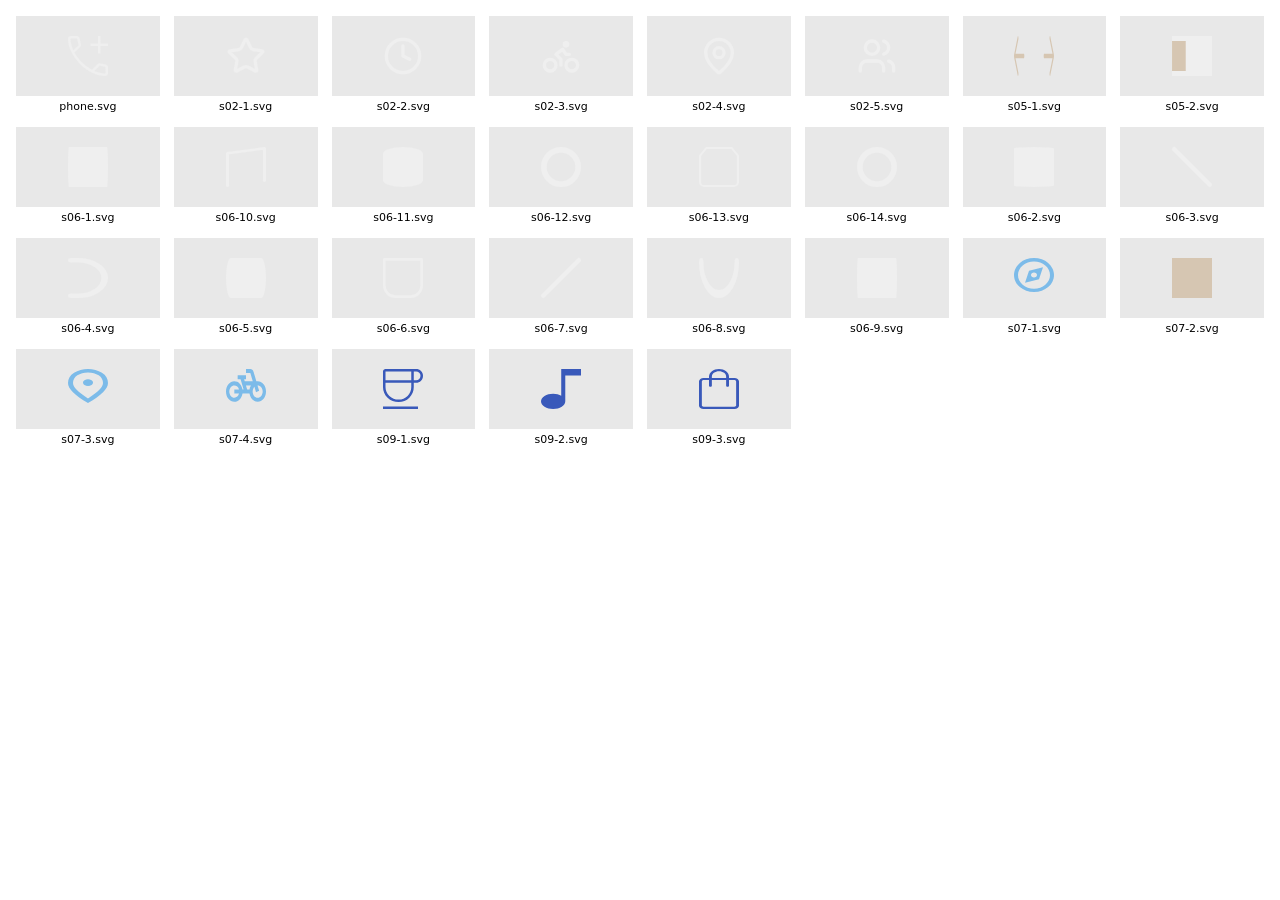
<file: icon-sheet.html>
<!doctype html><meta charset=utf-8><style>
body{font:12px system-ui;background:#fff;margin:16px;display:grid;grid-template-columns:repeat(8,1fr);gap:14px}
figure{margin:0;text-align:center}
.box{height:64px;display:grid;place-items:center;background:#e8e8e8;padding:8px}
.box svg{width:40px;height:40px}
figcaption{margin-top:4px;font-size: 0.6875rem}
</style><figure><div class=box><svg preserveAspectRatio="none" overflow="visible" style="display: block;" width="16" height="16" viewBox="0 0 16 16" fill="none" xmlns="http://www.w3.org/2000/svg">
<path id="Vector" d="M12 7V4H9V3H12V0H13V3H16V4H13V7H12ZM14.93 16C13.2447 16 11.5167 15.578 9.746 14.734C7.97533 13.89 6.33033 12.705 4.811 11.179C3.29167 9.653 2.11 8.008 1.266 6.244C0.422 4.48 0 2.75533 0 1.07C0 0.764667 0.1 0.510333 0.3 0.307C0.5 0.103667 0.75 0.00133333 1.05 0H3.523C3.795 0 4.03233 0.0856666 4.235 0.257C4.43767 0.428333 4.57467 0.648 4.646 0.916L5.142 3.3C5.18867 3.58 5.18033 3.82433 5.117 4.033C5.05367 4.24167 4.94267 4.41267 4.784 4.546L2.59 6.592C3.00067 7.33667 3.45433 8.02867 3.951 8.668C4.44767 9.30733 4.97767 9.913 5.541 10.485C6.121 11.065 6.74567 11.605 7.415 12.105C8.08433 12.6043 8.819 13.0757 9.619 13.519L11.758 11.342C11.9207 11.1667 12.1037 11.051 12.307 10.995C12.5097 10.9397 12.7343 10.9287 12.981 10.962L15.084 11.392C15.356 11.4587 15.5767 11.5957 15.746 11.803C15.9153 12.0103 16 12.2477 16 12.515V14.95C16 15.25 15.898 15.5 15.694 15.7C15.49 15.9 15.2347 16 14.93 16ZM2.12 5.654L4.04 3.889C4.10333 3.83767 4.14467 3.767 4.164 3.677C4.184 3.587 4.18067 3.50367 4.154 3.427L3.711 1.307C3.685 1.205 3.64 1.12833 3.576 1.077C3.512 1.02567 3.429 1 3.327 1H1.275C1.19833 1 1.13433 1.02567 1.083 1.077C1.03167 1.12833 1.006 1.19233 1.006 1.269C1.02533 1.95233 1.13233 2.66567 1.327 3.409C1.52167 4.15233 1.78533 4.90067 2.12 5.654ZM10.571 13.988C11.247 14.3227 11.967 14.5703 12.731 14.731C13.4963 14.891 14.163 14.9767 14.731 14.988C14.8077 14.988 14.8717 14.9623 14.923 14.911C14.9743 14.8597 15 14.796 15 14.72V12.712C15 12.61 14.9743 12.5267 14.923 12.462C14.8717 12.398 14.795 12.3533 14.693 12.328L12.843 11.949C12.7657 11.923 12.698 11.9197 12.64 11.939C12.5827 11.959 12.522 12.0007 12.458 12.064L10.571 13.988Z" fill="#EFEFEF"/>
</svg>
</div><figcaption>phone.svg</figcaption></figure><figure><div class=box><svg preserveAspectRatio="none" overflow="visible" style="display: block;" width="24" height="24" viewBox="0 0 24 24" fill="none" xmlns="http://www.w3.org/2000/svg">
<g id="SVG">
<path id="Vector" d="M11.5268 2.29489C11.5706 2.20635 11.6383 2.13183 11.7223 2.07972C11.8062 2.02761 11.903 2 12.0018 2C12.1006 2 12.1974 2.02761 12.2813 2.07972C12.3653 2.13183 12.433 2.20635 12.4768 2.29489L14.7868 6.97389C14.939 7.28186 15.1636 7.5483 15.4414 7.75035C15.7192 7.95239 16.0419 8.08401 16.3818 8.13389L21.5478 8.88989C21.6457 8.90408 21.7376 8.94537 21.8133 9.00909C21.8889 9.07282 21.9452 9.15644 21.9758 9.2505C22.0064 9.34456 22.0101 9.4453 21.9864 9.54133C21.9627 9.63736 21.9126 9.72485 21.8418 9.79389L18.1058 13.4319C17.8594 13.672 17.6751 13.9684 17.5686 14.2955C17.4622 14.6227 17.4369 14.9708 17.4948 15.3099L18.3768 20.4499C18.3941 20.5477 18.3835 20.6485 18.3463 20.7406C18.3091 20.8327 18.2467 20.9125 18.1663 20.9709C18.086 21.0293 17.9908 21.0639 17.8917 21.0708C17.7926 21.0777 17.6935 21.0566 17.6058 21.0099L12.9878 18.5819C12.6835 18.4221 12.345 18.3386 12.0013 18.3386C11.6576 18.3386 11.3191 18.4221 11.0148 18.5819L6.3978 21.0099C6.31013 21.0563 6.2112 21.0772 6.11225 21.0701C6.0133 21.0631 5.91832 21.0285 5.83809 20.9701C5.75787 20.9118 5.69563 20.8321 5.65846 20.7401C5.62128 20.6482 5.61066 20.5476 5.6278 20.4499L6.5088 15.3109C6.567 14.9716 6.54178 14.6233 6.43534 14.2959C6.32889 13.9686 6.14441 13.672 5.8978 13.4319L2.1618 9.79489C2.09039 9.72593 2.03979 9.63829 2.01576 9.54197C1.99173 9.44565 1.99524 9.34451 2.02588 9.25008C2.05652 9.15566 2.11307 9.07174 2.18908 9.00788C2.26509 8.94402 2.3575 8.90279 2.4558 8.88889L7.6208 8.13389C7.96106 8.08439 8.28419 7.95295 8.56238 7.75088C8.84058 7.54881 9.0655 7.28216 9.2178 6.97389L11.5268 2.29489Z" stroke="#EFEFEF" stroke-width="2" stroke-linecap="round" stroke-linejoin="round"/>
</g>
</svg>
</div><figcaption>s02-1.svg</figcaption></figure><figure><div class=box><svg preserveAspectRatio="none" overflow="visible" style="display: block;" width="24" height="24" viewBox="0 0 24 24" fill="none" xmlns="http://www.w3.org/2000/svg">
<g id="SVG">
<path id="Vector" d="M12 22C17.5228 22 22 17.5228 22 12C22 6.47715 17.5228 2 12 2C6.47715 2 2 6.47715 2 12C2 17.5228 6.47715 22 12 22Z" stroke="#EFEFEF" stroke-width="2" stroke-linecap="round" stroke-linejoin="round"/>
<path id="Vector_2" d="M12 6V12L16 14" stroke="#EFEFEF" stroke-width="2" stroke-linecap="round" stroke-linejoin="round"/>
</g>
</svg>
</div><figcaption>s02-2.svg</figcaption></figure><figure><div class=box><svg preserveAspectRatio="none" overflow="visible" style="display: block;" width="24" height="24" viewBox="0 0 24 24" fill="none" xmlns="http://www.w3.org/2000/svg">
<g id="SVG">
<path id="Vector" d="M18.5 21C20.433 21 22 19.433 22 17.5C22 15.567 20.433 14 18.5 14C16.567 14 15 15.567 15 17.5C15 19.433 16.567 21 18.5 21Z" stroke="#EFEFEF" stroke-width="2" stroke-linecap="round" stroke-linejoin="round"/>
<path id="Vector_2" d="M5.5 21C7.433 21 9 19.433 9 17.5C9 15.567 7.433 14 5.5 14C3.567 14 2 15.567 2 17.5C2 19.433 3.567 21 5.5 21Z" stroke="#EFEFEF" stroke-width="2" stroke-linecap="round" stroke-linejoin="round"/>
<path id="Vector_3" d="M15 6C15.5523 6 16 5.55228 16 5C16 4.44772 15.5523 4 15 4C14.4477 4 14 4.44772 14 5C14 5.55228 14.4477 6 15 6Z" stroke="#EFEFEF" stroke-width="2" stroke-linecap="round" stroke-linejoin="round"/>
<path id="Vector_4" d="M12 17.5V14L9 11L13 8L15 11H17" stroke="#EFEFEF" stroke-width="2" stroke-linecap="round" stroke-linejoin="round"/>
</g>
</svg>
</div><figcaption>s02-3.svg</figcaption></figure><figure><div class=box><svg preserveAspectRatio="none" overflow="visible" style="display: block;" width="24" height="24" viewBox="0 0 24 24" fill="none" xmlns="http://www.w3.org/2000/svg">
<g id="SVG">
<path id="Vector" d="M12.601 21.799C14.461 20.193 20 14.993 20 10C20 7.87827 19.1571 5.84344 17.6569 4.34315C16.1566 2.84285 14.1217 2 12 2C9.87827 2 7.84344 2.84285 6.34315 4.34315C4.84285 5.84344 4 7.87827 4 10C4 14.993 9.539 20.193 11.399 21.799C11.5723 21.9293 11.7832 21.9998 12 21.9998C12.2168 21.9998 12.4277 21.9293 12.601 21.799Z" stroke="#EFEFEF" stroke-width="2" stroke-linecap="round" stroke-linejoin="round"/>
<path id="Vector_2" d="M12 13C13.6569 13 15 11.6569 15 10C15 8.34315 13.6569 7 12 7C10.3431 7 9 8.34315 9 10C9 11.6569 10.3431 13 12 13Z" stroke="#EFEFEF" stroke-width="2" stroke-linecap="round" stroke-linejoin="round"/>
</g>
</svg>
</div><figcaption>s02-4.svg</figcaption></figure><figure><div class=box><svg preserveAspectRatio="none" overflow="visible" style="display: block;" width="24" height="24" viewBox="0 0 24 24" fill="none" xmlns="http://www.w3.org/2000/svg">
<g id="SVG">
<path id="Vector" d="M16 21V19C16 17.9391 15.5786 16.9217 14.8284 16.1716C14.0783 15.4214 13.0609 15 12 15H6C4.93913 15 3.92172 15.4214 3.17157 16.1716C2.42143 16.9217 2 17.9391 2 19V21" stroke="#EFEFEF" stroke-width="2" stroke-linecap="round" stroke-linejoin="round"/>
<path id="Vector_2" d="M16 3.125C16.8578 3.34737 17.6174 3.84826 18.1597 4.54906C18.702 5.24986 18.9962 6.11089 18.9962 6.997C18.9962 7.88311 18.702 8.74414 18.1597 9.44494C17.6174 10.1457 16.8578 10.6466 16 10.869" stroke="#EFEFEF" stroke-width="2" stroke-linecap="round" stroke-linejoin="round"/>
<path id="Vector_3" d="M22 21.0028V19.0028C21.9993 18.1165 21.7044 17.2556 21.1614 16.5551C20.6184 15.8547 19.8581 15.3544 19 15.1328" stroke="#EFEFEF" stroke-width="2" stroke-linecap="round" stroke-linejoin="round"/>
<path id="Vector_4" d="M9 11C11.2091 11 13 9.20914 13 7C13 4.79086 11.2091 3 9 3C6.79086 3 5 4.79086 5 7C5 9.20914 6.79086 11 9 11Z" stroke="#EFEFEF" stroke-width="2" stroke-linecap="round" stroke-linejoin="round"/>
</g>
</svg>
</div><figcaption>s02-5.svg</figcaption></figure><figure><div class=box><svg preserveAspectRatio="none" overflow="visible" style="display: block;" width="124" height="25" viewBox="0 0 124 25" fill="none" xmlns="http://www.w3.org/2000/svg">
<g id="Group 44">
<path id="Vector" fill-rule="evenodd" clip-rule="evenodd" d="M123.599 11.5212C123.856 11.7809 124 12.133 124 12.5C124 12.867 123.856 13.2191 123.599 13.4788L112.627 24.5592C112.502 24.6953 112.35 24.8044 112.182 24.8801C112.014 24.9558 111.832 24.9965 111.648 24.9998C111.464 25.0031 111.281 24.9689 111.11 24.8992C110.939 24.8295 110.784 24.7259 110.654 24.5943C110.524 24.4628 110.421 24.3061 110.352 24.1337C110.283 23.9612 110.249 23.7765 110.252 23.5905C110.256 23.4045 110.296 23.2211 110.371 23.0512C110.446 22.8813 110.554 22.7284 110.689 22.6016L119.32 13.8851L93.3715 13.8851C93.0077 13.8851 92.6589 13.7391 92.4017 13.4794C92.1445 13.2196 92 12.8673 92 12.5C92 12.1327 92.1445 11.7804 92.4017 11.5206C92.6589 11.2609 93.0077 11.115 93.3715 11.115L119.32 11.115L110.689 2.39837C110.554 2.27157 110.446 2.11866 110.371 1.94876C110.296 1.77886 110.256 1.59546 110.252 1.40948C110.249 1.22351 110.283 1.03879 110.352 0.866323C110.421 0.69386 110.524 0.537194 110.654 0.405672C110.784 0.27415 110.939 0.170466 111.11 0.100805C111.281 0.0311448 111.464 -0.00306484 111.648 0.000216414C111.832 0.00349767 112.014 0.0442025 112.182 0.119904C112.35 0.195605 112.502 0.304751 112.627 0.440831L123.599 11.5212Z" fill="#D6C6B2"/>
<path id="Vector_2" fill-rule="evenodd" clip-rule="evenodd" d="M0.401095 11.5212C0.144261 11.7809 5.30349e-07 12.133 5.46392e-07 12.5C5.62436e-07 12.867 0.144261 13.2191 0.401095 13.4788L11.3729 24.5592C11.4985 24.6953 11.6499 24.8044 11.8181 24.8801C11.9864 24.9558 12.168 24.9965 12.3521 24.9998C12.5363 25.0031 12.7192 24.9689 12.89 24.8992C13.0607 24.8295 13.2159 24.7259 13.3461 24.5943C13.4763 24.4628 13.579 24.3061 13.648 24.1337C13.717 23.9612 13.7508 23.7765 13.7476 23.5905C13.7443 23.4045 13.704 23.2211 13.6291 23.0512C13.5541 22.8813 13.446 22.7284 13.3113 22.6016L4.68011 13.8851L30.6285 13.8851C30.9923 13.8851 31.3411 13.7391 31.5983 13.4794C31.8555 13.2196 32 12.8673 32 12.5C32 12.1327 31.8555 11.7804 31.5983 11.5206C31.3411 11.2609 30.9923 11.115 30.6285 11.115L4.68011 11.115L13.3113 2.39837C13.446 2.27157 13.5541 2.11866 13.6291 1.94876C13.704 1.77886 13.7443 1.59546 13.7476 1.40948C13.7508 1.22351 13.717 1.03879 13.648 0.866323C13.579 0.69386 13.4763 0.537194 13.3461 0.405672C13.2159 0.27415 13.0607 0.170466 12.89 0.100805C12.7192 0.0311448 12.5363 -0.00306484 12.3521 0.000216414C12.168 0.00349767 11.9864 0.0442025 11.8181 0.119904C11.6499 0.195605 11.4985 0.304751 11.3729 0.440831L0.401095 11.5212Z" fill="#D6C6B2"/>
</g>
</svg>
</div><figcaption>s05-1.svg</figcaption></figure><figure><div class=box><svg preserveAspectRatio="none" overflow="visible" style="display: block;" width="1250" height="8" viewBox="0 0 1250 8" fill="none" xmlns="http://www.w3.org/2000/svg">
<g id="Group 23">
<line id="Line 1" y1="4" x2="1250" y2="4" stroke="#EFEFEF" stroke-width="8"/>
<line id="Line 2" x1="1" y1="4" x2="429" y2="4" stroke="#D6C6B2" stroke-width="6"/>
</g>
</svg>
</div><figcaption>s05-2.svg</figcaption></figure><figure><div class=box><svg preserveAspectRatio="none" overflow="visible" style="display: block;" width="38" height="2" viewBox="0 0 38 2" fill="none" xmlns="http://www.w3.org/2000/svg">
<path id="Vector" d="M1 1H37" stroke="#EFEFEF" stroke-width="2" stroke-linecap="round" stroke-linejoin="round"/>
</svg>
</div><figcaption>s06-1.svg</figcaption></figure><figure><div class=box><svg preserveAspectRatio="none" overflow="visible" style="display: block;" width="26" height="32" viewBox="0 0 26 32" fill="none" xmlns="http://www.w3.org/2000/svg">
<path id="Vector" d="M1 31V5.00001L25 1.00001V27" stroke="#EFEFEF" stroke-width="2" stroke-linecap="round" stroke-linejoin="round"/>
</svg>
</div><figcaption>s06-10.svg</figcaption></figure><figure><div class=box><svg preserveAspectRatio="none" overflow="visible" style="display: block;" width="2" height="6" viewBox="0 0 2 6" fill="none" xmlns="http://www.w3.org/2000/svg">
<path id="Vector" d="M1 1V5" stroke="#EFEFEF" stroke-width="2" stroke-linecap="round" stroke-linejoin="round"/>
</svg>
</div><figcaption>s06-11.svg</figcaption></figure><figure><div class=box><svg preserveAspectRatio="none" overflow="visible" style="display: block;" width="14" height="14" viewBox="0 0 14 14" fill="none" xmlns="http://www.w3.org/2000/svg">
<path id="Vector" d="M1 7C1 10.3115 3.68851 13 7 13C10.3115 13 13 10.3115 13 7C13 3.68851 10.3115 1 7 1C3.68851 1 1 3.68851 1 7H1" stroke="#EFEFEF" stroke-width="2" stroke-linecap="round" stroke-linejoin="round"/>
</svg>
</div><figcaption>s06-12.svg</figcaption></figure><figure><div class=box><svg preserveAspectRatio="none" overflow="visible" style="display: block;" width="38" height="42.0001" viewBox="0 0 38 42.0001" fill="none" xmlns="http://www.w3.org/2000/svg">
<path id="Vector" d="M7 1.00006L1 9.00006V37.0001C1 39.2077 2.79234 41.0001 5 41.0001H33C35.2077 41.0001 37 39.2077 37 37.0001V9.00006L31 1.00006H7" stroke="#EFEFEF" stroke-width="2" stroke-linecap="round" stroke-linejoin="round"/>
</svg>
</div><figcaption>s06-13.svg</figcaption></figure><figure><div class=box><svg preserveAspectRatio="none" overflow="visible" style="display: block;" width="14" height="14" viewBox="0 0 14 14" fill="none" xmlns="http://www.w3.org/2000/svg">
<path id="Vector" d="M1 7C1 10.3115 3.68851 13 7 13C10.3115 13 13 10.3115 13 7C13 3.68851 10.3115 1 7 1C3.68851 1 1 3.68851 1 7V7" stroke="#EFEFEF" stroke-width="2" stroke-linecap="round" stroke-linejoin="round"/>
</svg>
</div><figcaption>s06-14.svg</figcaption></figure><figure><div class=box><svg preserveAspectRatio="none" overflow="visible" style="display: block;" width="2" height="26" viewBox="0 0 2 26" fill="none" xmlns="http://www.w3.org/2000/svg">
<path id="Vector" d="M1 25V1" stroke="#EFEFEF" stroke-width="2" stroke-linecap="round" stroke-linejoin="round"/>
</svg>
</div><figcaption>s06-2.svg</figcaption></figure><figure><div class=box><svg preserveAspectRatio="none" overflow="visible" style="display: block;" width="18" height="18" viewBox="0 0 18 18" fill="none" xmlns="http://www.w3.org/2000/svg">
<path id="Vector" d="M17 17L1 1" stroke="#EFEFEF" stroke-width="2" stroke-linecap="round" stroke-linejoin="round"/>
</svg>
</div><figcaption>s06-3.svg</figcaption></figure><figure><div class=box><svg preserveAspectRatio="none" overflow="visible" style="display: block;" width="12" height="18" viewBox="0 0 12 18" fill="none" xmlns="http://www.w3.org/2000/svg">
<path id="Vector" d="M1 1H3C7.41532 1 11 4.58468 11 9C11 13.4153 7.41532 17 3 17H1" stroke="#EFEFEF" stroke-width="2" stroke-linecap="round" stroke-linejoin="round"/>
</svg>
</div><figcaption>s06-4.svg</figcaption></figure><figure><div class=box><svg preserveAspectRatio="none" overflow="visible" style="display: block;" width="8" height="2" viewBox="0 0 8 2" fill="none" xmlns="http://www.w3.org/2000/svg">
<path id="Vector" d="M1 1H7" stroke="#EFEFEF" stroke-width="2" stroke-linecap="round" stroke-linejoin="round"/>
</svg>
</div><figcaption>s06-5.svg</figcaption></figure><figure><div class=box><svg preserveAspectRatio="none" overflow="visible" style="display: block;" width="30" height="28" viewBox="0 0 30 28" fill="none" xmlns="http://www.w3.org/2000/svg">
<path id="Vector" d="M1 1H29V19C29 23.4153 25.4153 27 21 27H9C4.58468 27 1 23.4153 1 19V1" stroke="#EFEFEF" stroke-width="2" stroke-linecap="round" stroke-linejoin="round"/>
</svg>
</div><figcaption>s06-6.svg</figcaption></figure><figure><div class=box><svg preserveAspectRatio="none" overflow="visible" style="display: block;" width="18" height="18" viewBox="0 0 18 18" fill="none" xmlns="http://www.w3.org/2000/svg">
<path id="Vector" d="M1 17L17 1" stroke="#EFEFEF" stroke-width="2" stroke-linecap="round" stroke-linejoin="round"/>
</svg>
</div><figcaption>s06-7.svg</figcaption></figure><figure><div class=box><svg preserveAspectRatio="none" overflow="visible" style="display: block;" width="18" height="10" viewBox="0 0 18 10" fill="none" xmlns="http://www.w3.org/2000/svg">
<path id="Vector" d="M17 1C17 5.41532 13.4153 9 9 9C4.58468 9 1 5.41532 1 1" stroke="#EFEFEF" stroke-width="2" stroke-linecap="round" stroke-linejoin="round"/>
</svg>
</div><figcaption>s06-8.svg</figcaption></figure><figure><div class=box><svg preserveAspectRatio="none" overflow="visible" style="display: block;" width="38" height="2" viewBox="0 0 38 2" fill="none" xmlns="http://www.w3.org/2000/svg">
<path id="Vector" d="M1 1H37" stroke="#EFEFEF" stroke-width="2" stroke-linecap="round" stroke-linejoin="round"/>
</svg>
</div><figcaption>s06-9.svg</figcaption></figure><figure><div class=box><svg preserveAspectRatio="none" overflow="visible" style="display: block;" width="40" height="47" viewBox="0 0 40 47" fill="none" xmlns="http://www.w3.org/2000/svg">
<g id="Container" opacity="0.8">
<path id="Icon" d="M11 29L25 25L29 11L15 15L11 29V29M20 23C19.1667 23 18.4583 22.7083 17.875 22.125C17.2917 21.5417 17 20.8333 17 20C17 19.1667 17.2917 18.4583 17.875 17.875C18.4583 17.2917 19.1667 17 20 17C20.8333 17 21.5417 17.2917 22.125 17.875C22.7083 18.4583 23 19.1667 23 20C23 20.8333 22.7083 21.5417 22.125 22.125C21.5417 22.7083 20.8333 23 20 23V23M20 40C17.2333 40 14.6333 39.475 12.2 38.425C9.76667 37.375 7.65 35.95 5.85 34.15C4.05 32.35 2.625 30.2333 1.575 27.8C0.525 25.3667 0 22.7667 0 20C0 17.2333 0.525 14.6333 1.575 12.2C2.625 9.76667 4.05 7.65 5.85 5.85C7.65 4.05 9.76667 2.625 12.2 1.575C14.6333 0.525 17.2333 0 20 0C22.7667 0 25.3667 0.525 27.8 1.575C30.2333 2.625 32.35 4.05 34.15 5.85C35.95 7.65 37.375 9.76667 38.425 12.2C39.475 14.6333 40 17.2333 40 20C40 22.7667 39.475 25.3667 38.425 27.8C37.375 30.2333 35.95 32.35 34.15 34.15C32.35 35.95 30.2333 37.375 27.8 38.425C25.3667 39.475 22.7667 40 20 40V40M20 36C24.4333 36 28.2083 34.4417 31.325 31.325C34.4417 28.2083 36 24.4333 36 20C36 15.5667 34.4417 11.7917 31.325 8.675C28.2083 5.55833 24.4333 4 20 4C15.5667 4 11.7917 5.55833 8.675 8.675C5.55833 11.7917 4 15.5667 4 20C4 24.4333 5.55833 28.2083 8.675 31.325C11.7917 34.4417 15.5667 36 20 36V36M20 20V20V20V20V20V20V20V20V20V20" fill="#62B1EA"/>
</g>
</svg>
</div><figcaption>s07-1.svg</figcaption></figure><figure><div class=box><svg preserveAspectRatio="none" overflow="visible" style="display: block;" width="1" height="256" viewBox="0 0 1 256" fill="none" xmlns="http://www.w3.org/2000/svg">
<path id="Vector 16" d="M0.5 0V256" stroke="#D6C6B2"/>
</svg>
</div><figcaption>s07-2.svg</figcaption></figure><figure><div class=box><svg preserveAspectRatio="none" overflow="visible" style="display: block;" width="32" height="47" viewBox="0 0 32 47" fill="none" xmlns="http://www.w3.org/2000/svg">
<g id="Container" opacity="0.8">
<path id="Icon" d="M16 20C17.1 20 18.0417 19.6083 18.825 18.825C19.6083 18.0417 20 17.1 20 16C20 14.9 19.6083 13.9583 18.825 13.175C18.0417 12.3917 17.1 12 16 12C14.9 12 13.9583 12.3917 13.175 13.175C12.3917 13.9583 12 14.9 12 16C12 17.1 12.3917 18.0417 13.175 18.825C13.9583 19.6083 14.9 20 16 20V20M16 34.7C20.0667 30.9667 23.0833 27.575 25.05 24.525C27.0167 21.475 28 18.7667 28 16.4C28 12.7667 26.8417 9.79167 24.525 7.475C22.2083 5.15833 19.3667 4 16 4C12.6333 4 9.79167 5.15833 7.475 7.475C5.15833 9.79167 4 12.7667 4 16.4C4 18.7667 4.98333 21.475 6.95 24.525C8.91667 27.575 11.9333 30.9667 16 34.7V34.7M16 40C10.6333 35.4333 6.625 31.1917 3.975 27.275C1.325 23.3583 0 19.7333 0 16.4C0 11.4 1.60833 7.41667 4.825 4.45C8.04167 1.48333 11.7667 0 16 0C20.2333 0 23.9583 1.48333 27.175 4.45C30.3917 7.41667 32 11.4 32 16.4C32 19.7333 30.675 23.3583 28.025 27.275C25.375 31.1917 21.3667 35.4333 16 40V40M16 16V16V16V16V16V16V16V16V16V16" fill="#62B1EA"/>
</g>
</svg>
</div><figcaption>s07-3.svg</figcaption></figure><figure><div class=box><svg preserveAspectRatio="none" overflow="visible" style="display: block;" width="48" height="39" viewBox="0 0 48 39" fill="none" xmlns="http://www.w3.org/2000/svg">
<g id="Container" opacity="0.8">
<path id="Icon" d="M10 32C7.16667 32 4.79167 31.0417 2.875 29.125C0.958333 27.2083 0 24.8333 0 22C0 19.1667 0.975 16.7917 2.925 14.875C4.875 12.9583 7.23333 12 10 12C12.5667 12 14.725 12.7667 16.475 14.3C18.225 15.8333 19.3333 17.7333 19.8 20H21.1L17.5 10H14V6H24V10H21.8L22.5 12H32.1L29.2 4V4V4H24V0H29.2C30.0667 0 30.8417 0.233333 31.525 0.7C32.2083 1.16667 32.7 1.8 33 2.6L36.4 11.9H38C40.7667 11.9 43.125 12.875 45.075 14.825C47.025 16.775 48 19.1333 48 21.9C48 24.7 47.0333 27.0833 45.1 29.05C43.1667 31.0167 40.8 32 38 32C35.6 32 33.4917 31.25 31.675 29.75C29.8583 28.25 28.7 26.3333 28.2 24H19.8C19.3333 26.3 18.2 28.2083 16.4 29.725C14.6 31.2417 12.4667 32 10 32V32M10 28C11.3667 28 12.5417 27.625 13.525 26.875C14.5083 26.125 15.2 25.1667 15.6 24H10V20H15.6C15.2 18.8 14.5083 17.8333 13.525 17.1C12.5417 16.3667 11.3667 16 10 16C8.3 16 6.875 16.575 5.725 17.725C4.575 18.875 4 20.3 4 22C4 23.6667 4.575 25.0833 5.725 26.25C6.875 27.4167 8.3 28 10 28V28M25.4 20H28.2C28.3667 19.2333 28.5917 18.5167 28.875 17.85C29.1583 17.1833 29.5333 16.5667 30 16H23.9L25.4 20V20M38 28C39.7 28 41.125 27.4167 42.275 26.25C43.425 25.0833 44 23.6667 44 22C44 20.3 43.425 18.875 42.275 17.725C41.125 16.575 39.7 16 38 16C37.9333 16 37.9 16 37.9 16C37.9 16 37.8667 16 37.8 16L39.8 21.3L36 22.7L34.1 17.4C33.4333 17.9667 32.9167 18.6333 32.55 19.4C32.1833 20.1667 32 21.0333 32 22C32 23.6667 32.575 25.0833 33.725 26.25C34.875 27.4167 36.3 28 38 28V28M9.8 22V22V22V22V22V22V22V22V22V22V22M38 22V22V22V22V22V22V22V22V22V22V22V22V22" fill="#62B1EA"/>
</g>
</svg>
</div><figcaption>s07-4.svg</figcaption></figure><figure><div class=box><svg preserveAspectRatio="none" overflow="visible" style="display: block;" width="20" height="20" viewBox="0 0 20 20" fill="none" xmlns="http://www.w3.org/2000/svg">
<g id="Container">
<path id="Icon" d="M7.81251 16.5385C5.66347 16.5385 3.82412 15.8177 2.29447 14.3762C0.764824 12.9347 0 11.1555 0 9.03847V1.25001C0 0.91507 0.1246 0.623 0.3738 0.3738C0.623 0.1246 0.91507 0 1.25001 0H16.5625C17.5119 0 18.3222 0.318911 18.9933 0.956734C19.6644 1.59455 20 2.38142 20 3.31731C20 4.29992 19.6691 5.13852 19.0072 5.83311C18.3454 6.52771 17.5305 6.87501 16.5625 6.87501H15.3846V9.03847C15.3846 11.1278 14.6478 12.9001 13.1743 14.3554C11.7007 15.8108 9.91347 16.5385 7.81251 16.5385V16.5385M1.25001 5.625H14.1346V1.25001H1.25001V5.625V5.625M7.81251 15.2885C9.57372 15.2885 11.0677 14.6831 12.2945 13.4724C13.5212 12.2616 14.1346 10.7837 14.1346 9.03847V6.87501H1.25001V9.03847C1.25001 10.7997 1.89544 12.2817 3.18631 13.4844C4.47717 14.6871 6.01924 15.2885 7.81251 15.2885V15.2885M15.3846 5.625H16.5625C17.1795 5.625 17.6983 5.40064 18.119 4.95193C18.5397 4.50321 18.75 3.95834 18.75 3.31731C18.75 2.73238 18.5317 2.24159 18.095 1.84496C17.6583 1.44832 17.1474 1.25001 16.5625 1.25001H15.3846V5.625V5.625M0 20V18.75H17.5V20H0V20M7.69231 6.87501V6.87501V6.87501V6.87501V6.87501V6.87501V6.87501V6.87501V6.87501" fill="#3959BA"/>
</g>
</svg>
</div><figcaption>s09-1.svg</figcaption></figure><figure><div class=box><svg preserveAspectRatio="none" overflow="visible" style="display: block;" width="12.3558" height="19.5192" viewBox="0 0 12.3558 19.5192" fill="none" xmlns="http://www.w3.org/2000/svg">
<g id="Container">
<path id="Icon" d="M3.75001 19.5192C2.71154 19.5192 1.82693 19.1539 1.09616 18.4231C0.365385 17.6923 0 16.8077 0 15.7692C0 14.7308 0.365385 13.8462 1.09616 13.1154C1.82693 12.3846 2.71154 12.0192 3.75001 12.0192C4.22917 12.0192 4.6839 12.1046 5.11419 12.2752C5.54448 12.4459 5.92308 12.7019 6.25001 13.0433V0H12.3558V3.17309H7.50002V15.7692C7.50002 16.8077 7.13463 17.6923 6.40386 18.4231C5.67309 19.1539 4.78847 19.5192 3.75001 19.5192V19.5192" fill="#3959BA"/>
</g>
</svg>
</div><figcaption>s09-2.svg</figcaption></figure><figure><div class=box><svg preserveAspectRatio="none" overflow="visible" style="display: block;" width="17.5" height="22.5" viewBox="0 0 17.5 22.5" fill="none" xmlns="http://www.w3.org/2000/svg">
<g id="Container">
<path id="Icon" d="M2.01923 22.5C1.44391 22.5 0.963543 22.3073 0.578126 21.9219C0.192709 21.5365 0 21.0561 0 20.4808V7.01923C0 6.44391 0.192709 5.96354 0.578126 5.57812C0.963543 5.19271 1.44391 5 2.01923 5H4.375V4.375C4.375 3.16026 4.80048 2.12741 5.65145 1.27644C6.50241 0.425481 7.53526 0 8.75001 0C9.96475 0 10.9976 0.425481 11.8486 1.27644C12.6995 2.12741 13.125 3.16026 13.125 4.375V5H15.4808C16.0561 5 16.5365 5.19271 16.9219 5.57812C17.3073 5.96354 17.5 6.44391 17.5 7.01923V20.4808C17.5 21.0561 17.3073 21.5365 16.9219 21.9219C16.5365 22.3073 16.0561 22.5 15.4808 22.5H2.01923V22.5M2.01923 21.25H15.4808C15.6731 21.25 15.8494 21.1699 16.0096 21.0096C16.1699 20.8494 16.25 20.6731 16.25 20.4808V7.01923C16.25 6.82693 16.1699 6.65065 16.0096 6.49039C15.8494 6.33014 15.6731 6.25001 15.4808 6.25001H13.125V9.375C13.125 9.55289 13.0653 9.70153 12.9459 9.82092C12.8265 9.94031 12.6779 10 12.5 10C12.3221 10 12.1735 9.94031 12.0541 9.82092C11.9347 9.70153 11.875 9.55289 11.875 9.375V6.25001H5.62501V9.375C5.62501 9.55289 5.56532 9.70153 5.44592 9.82092C5.32653 9.94031 5.17789 10 5.00001 10C4.82212 10 4.67348 9.94031 4.55409 9.82092C4.4347 9.70153 4.375 9.55289 4.375 9.375V6.25001H2.01923C1.82693 6.25001 1.65065 6.33014 1.49039 6.49039C1.33014 6.65065 1.25001 6.82693 1.25001 7.01923V20.4808C1.25001 20.6731 1.33014 20.8494 1.49039 21.0096C1.65065 21.1699 1.82693 21.25 2.01923 21.25V21.25M5.62501 5H11.875V4.375C11.875 3.4952 11.5741 2.75441 10.9724 2.15265C10.3706 1.55089 9.62981 1.25001 8.75001 1.25001C7.8702 1.25001 7.12942 1.55089 6.52765 2.15265C5.92589 2.75441 5.62501 3.4952 5.62501 4.375V5V5M1.25001 21.25V21.25C1.25001 21.25 1.25001 21.1699 1.25001 21.0096C1.25001 20.8494 1.25001 20.6731 1.25001 20.4808V7.01923C1.25001 6.82693 1.25001 6.65065 1.25001 6.49039C1.25001 6.33014 1.25001 6.25001 1.25001 6.25001V6.25001C1.25001 6.25001 1.25001 6.33014 1.25001 6.49039C1.25001 6.65065 1.25001 6.82693 1.25001 7.01923V20.4808C1.25001 20.6731 1.25001 20.8494 1.25001 21.0096C1.25001 21.1699 1.25001 21.25 1.25001 21.25V21.25" fill="#3959BA"/>
</g>
</svg>
</div><figcaption>s09-3.svg</figcaption></figure>
</file>
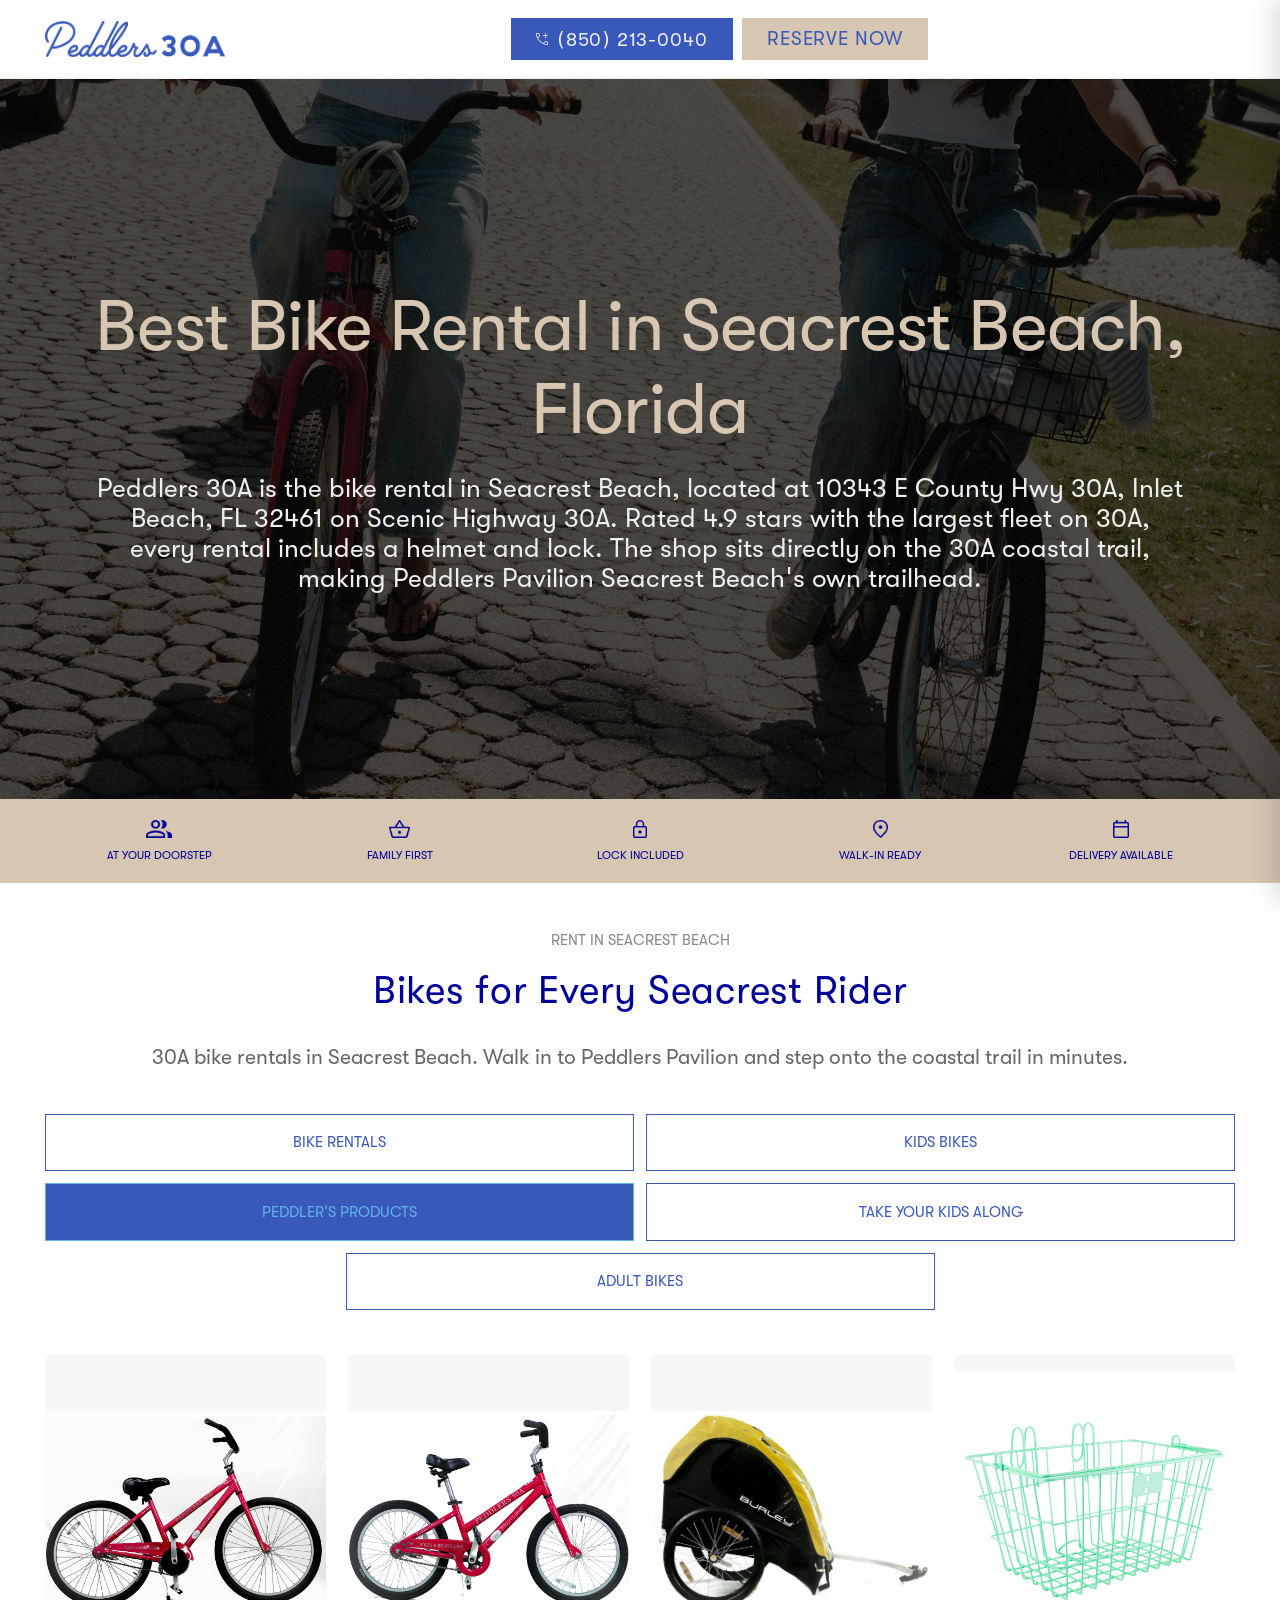
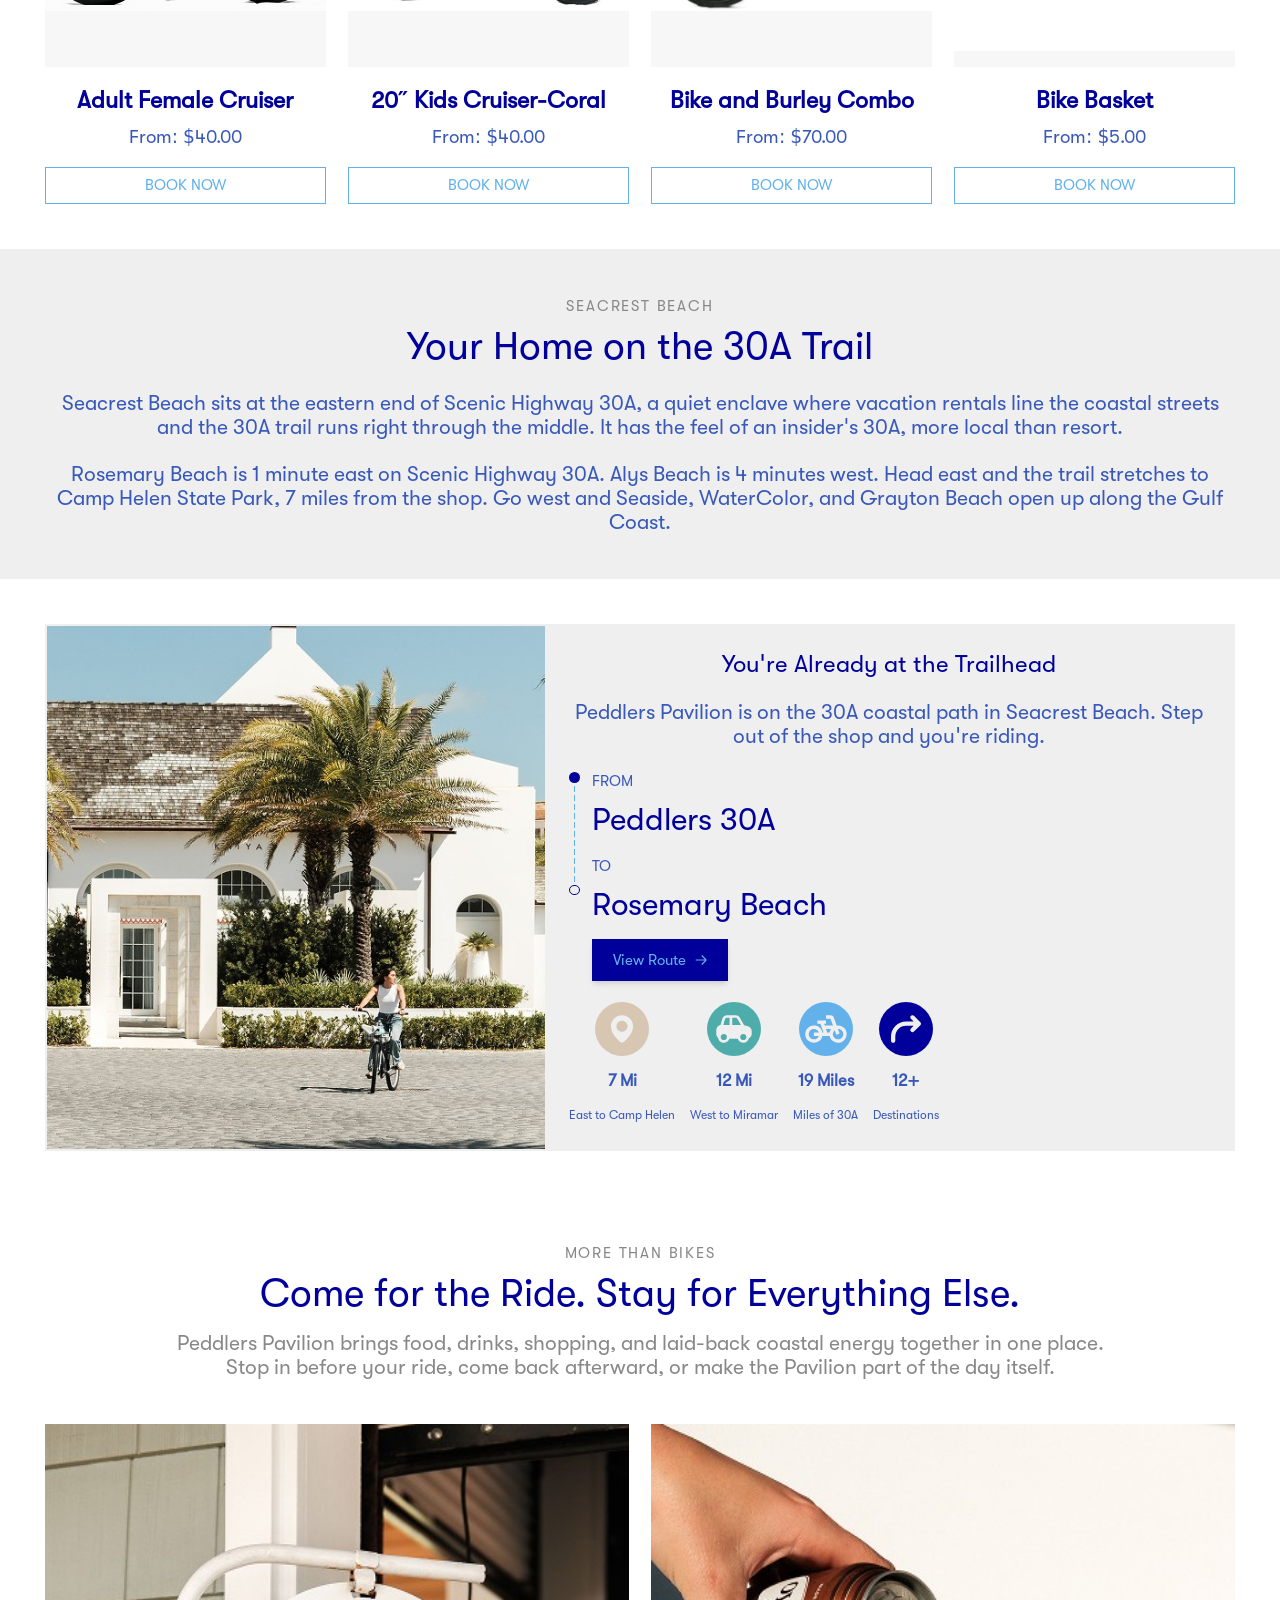
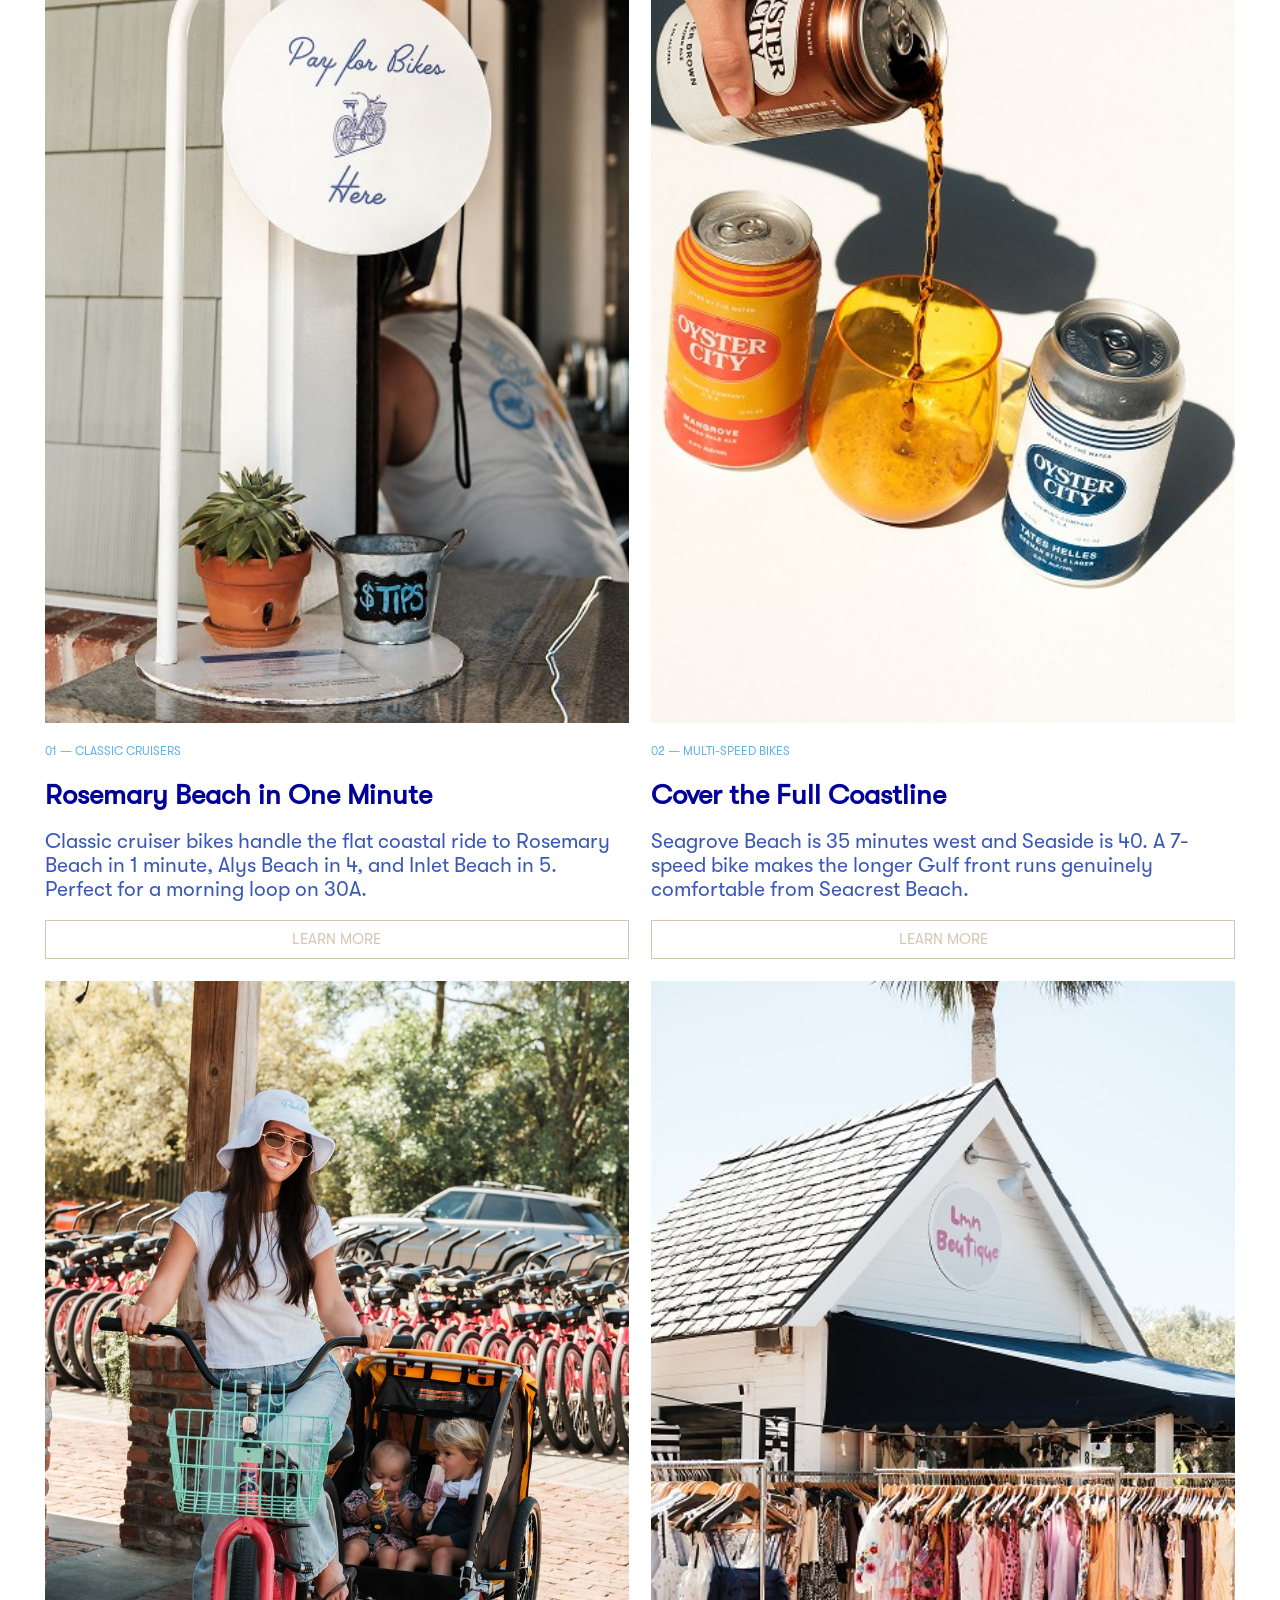
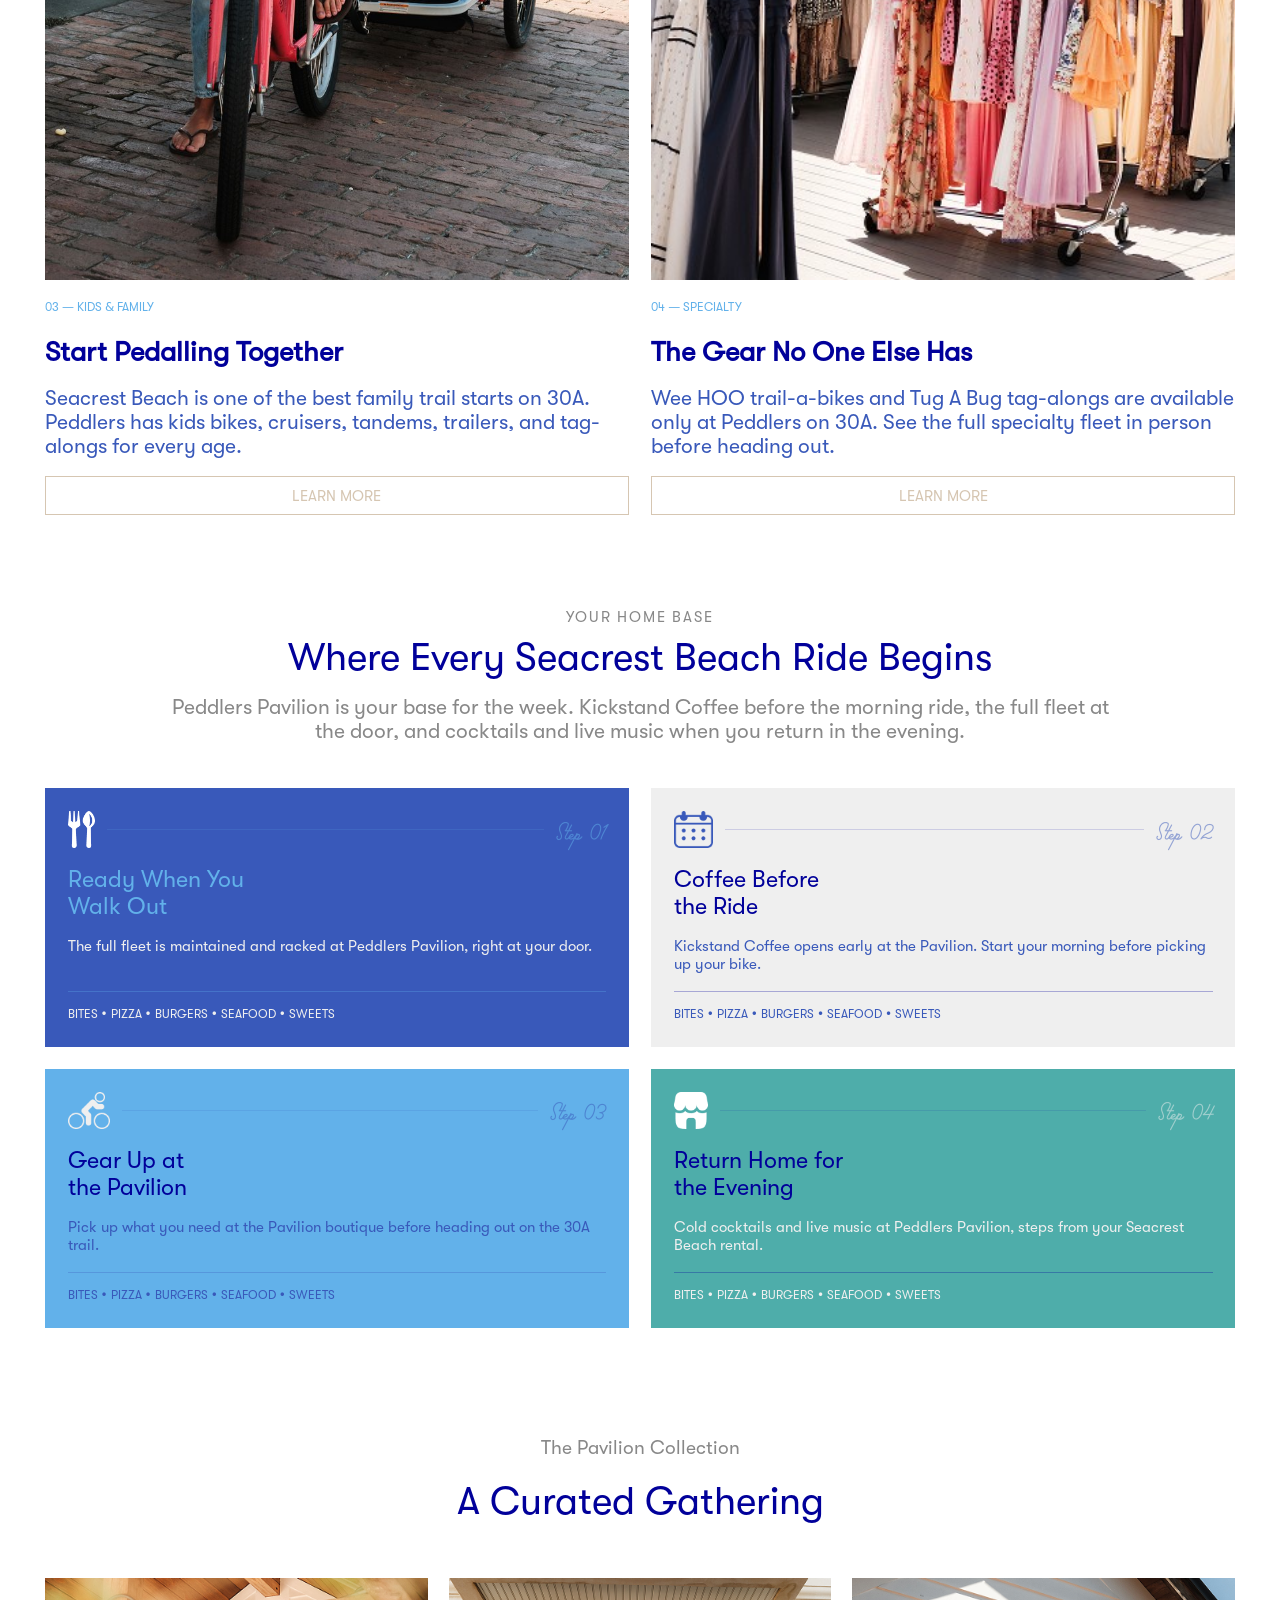
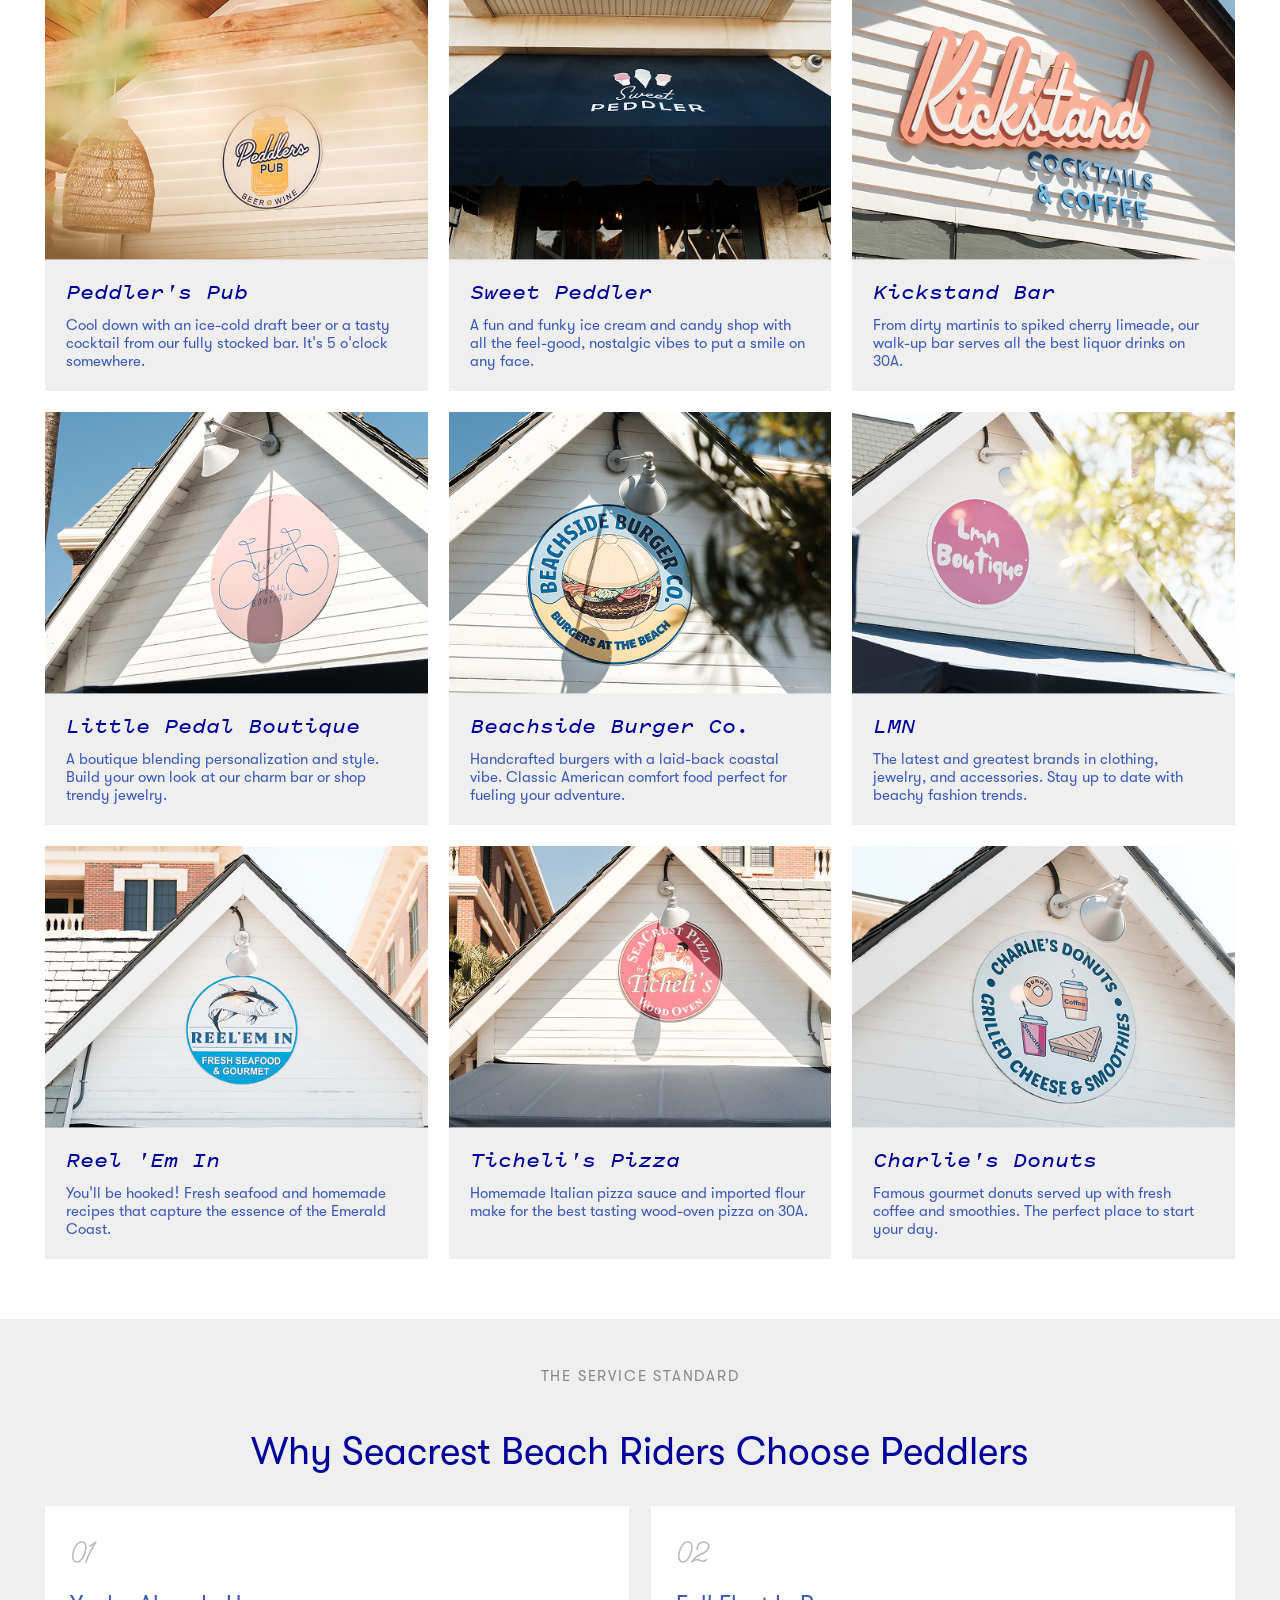
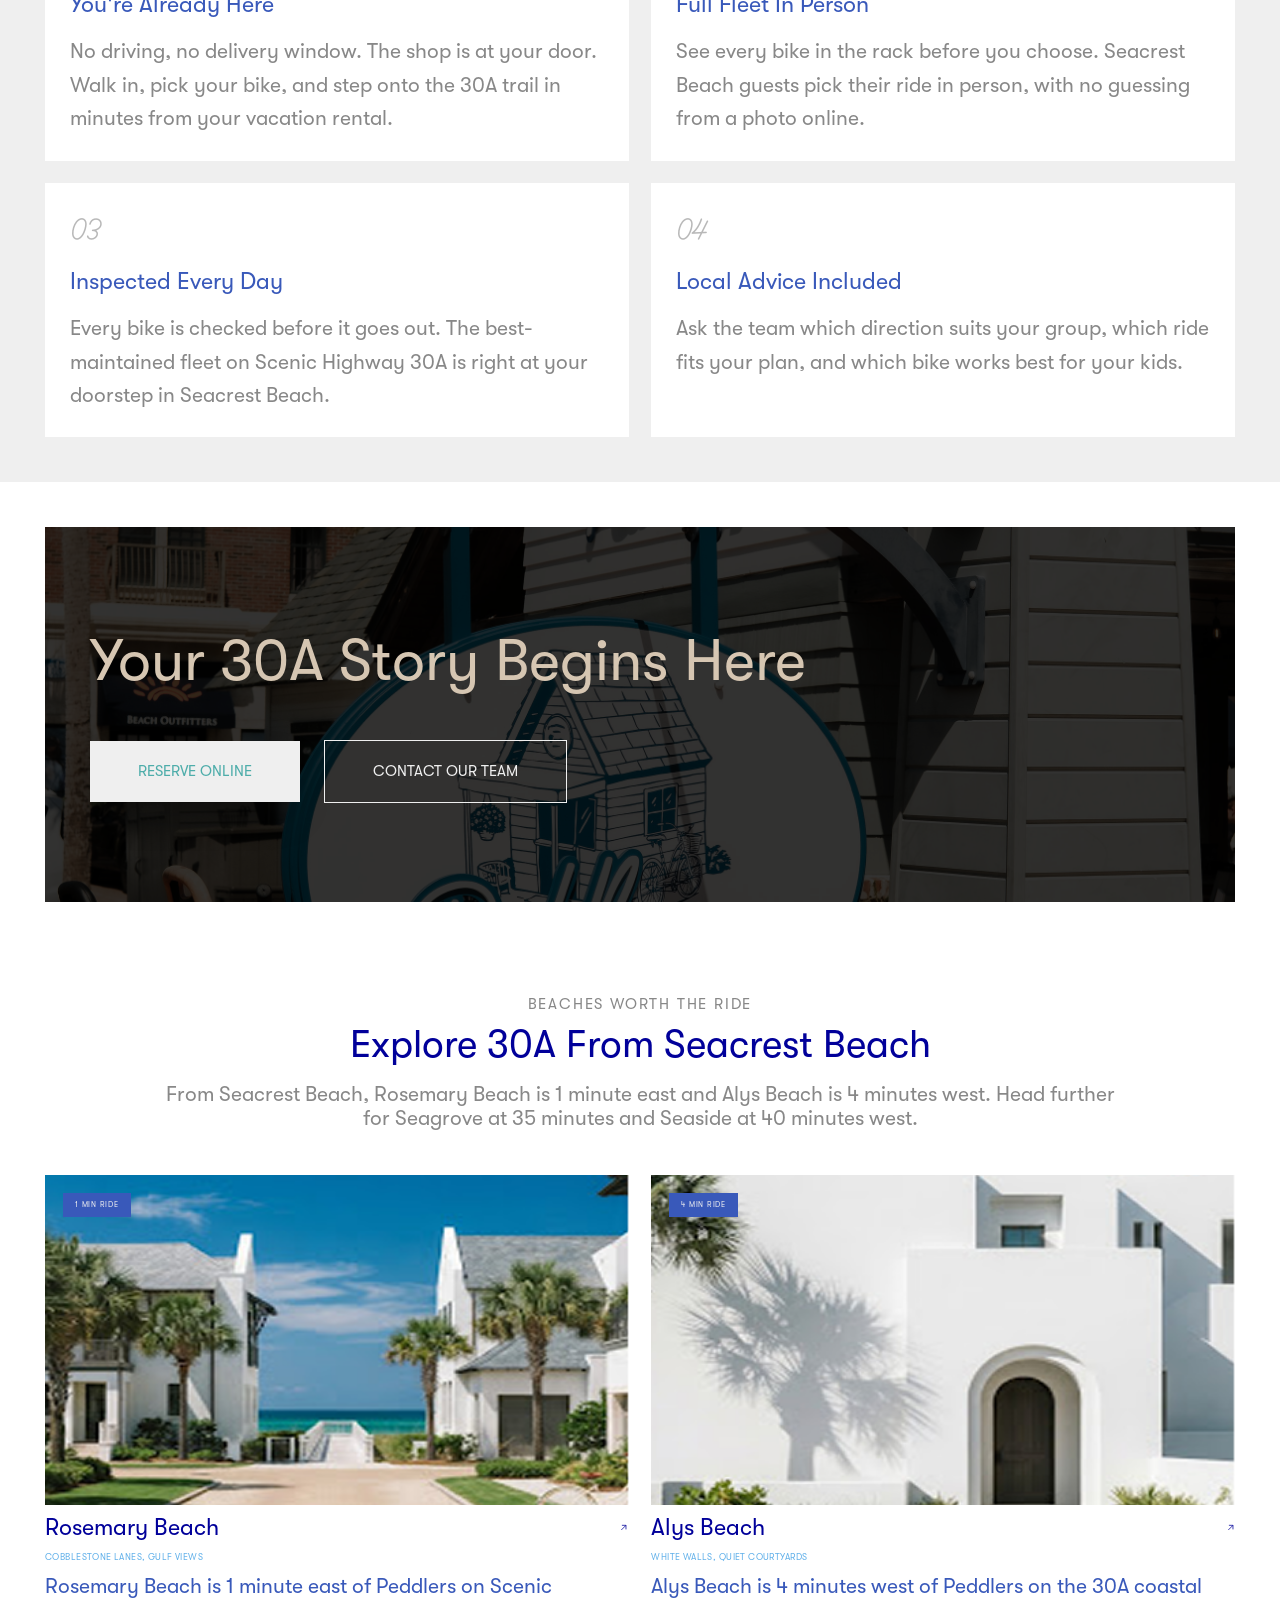
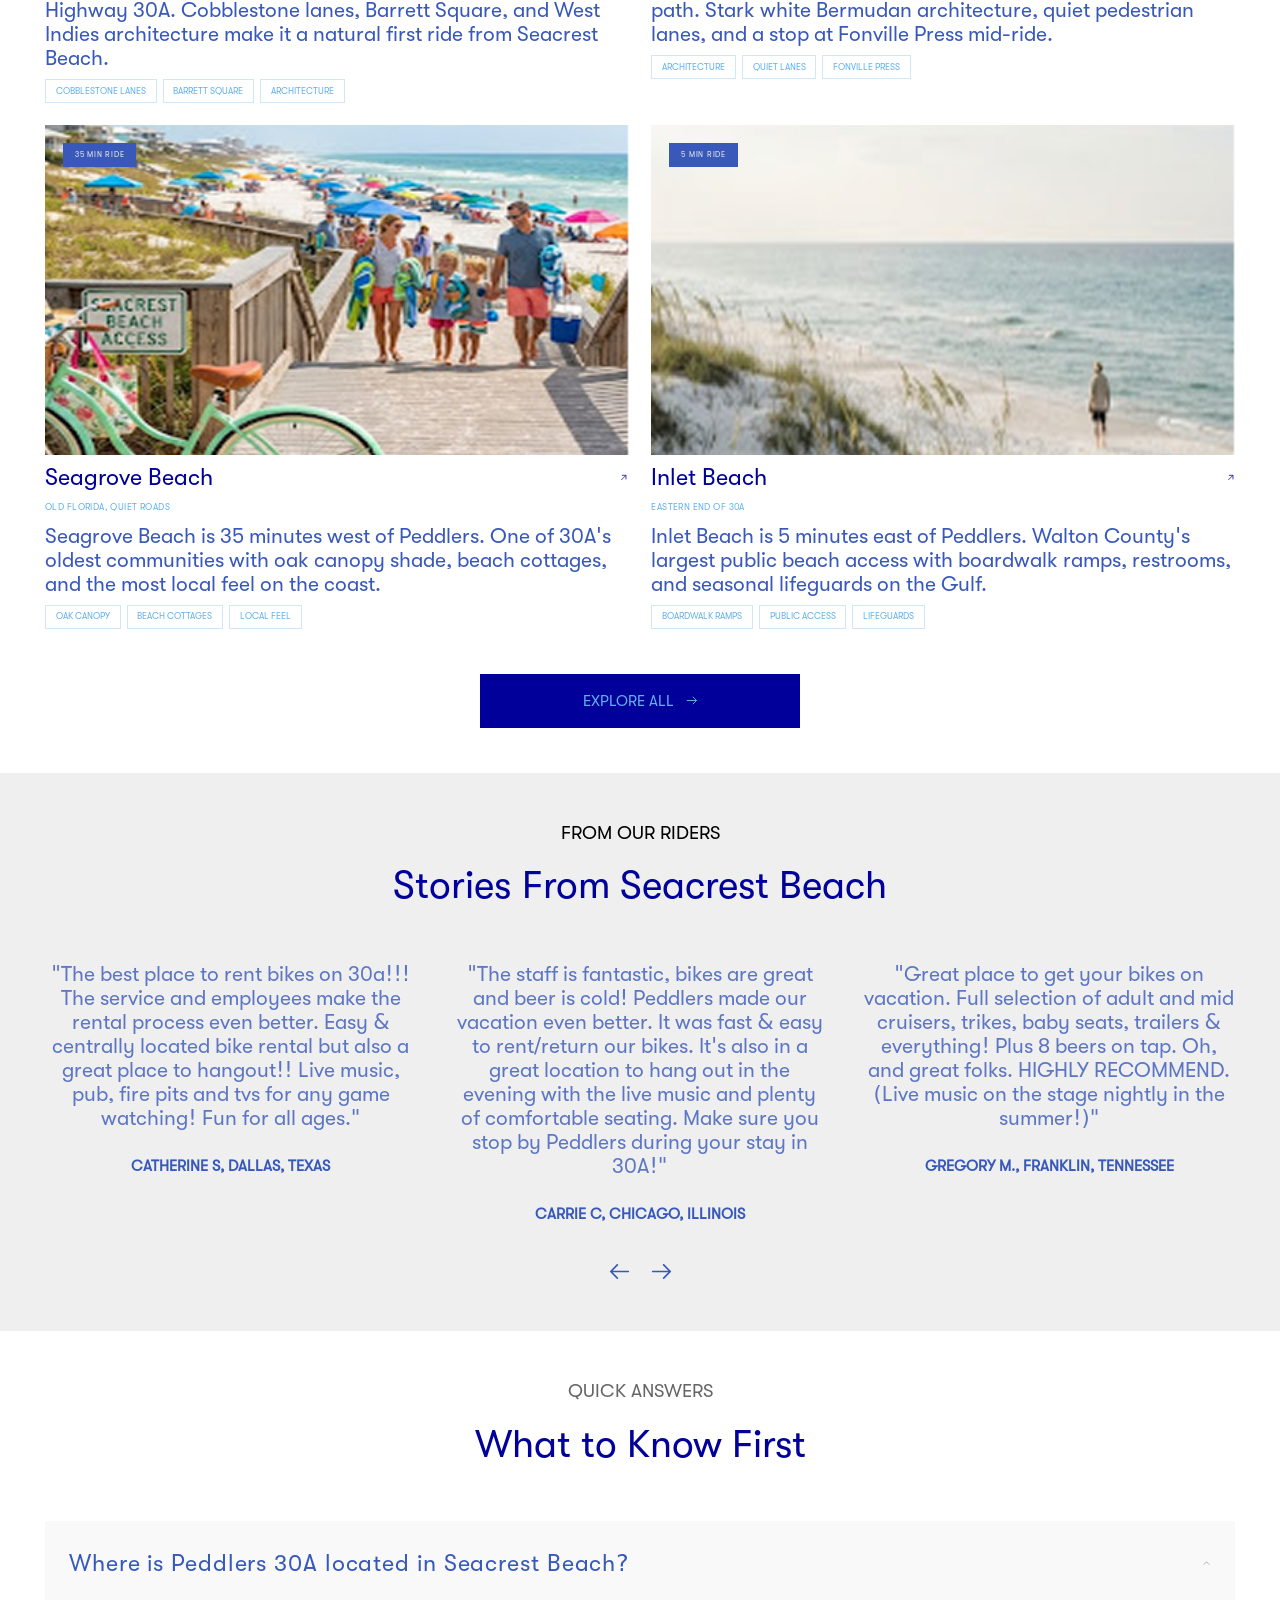
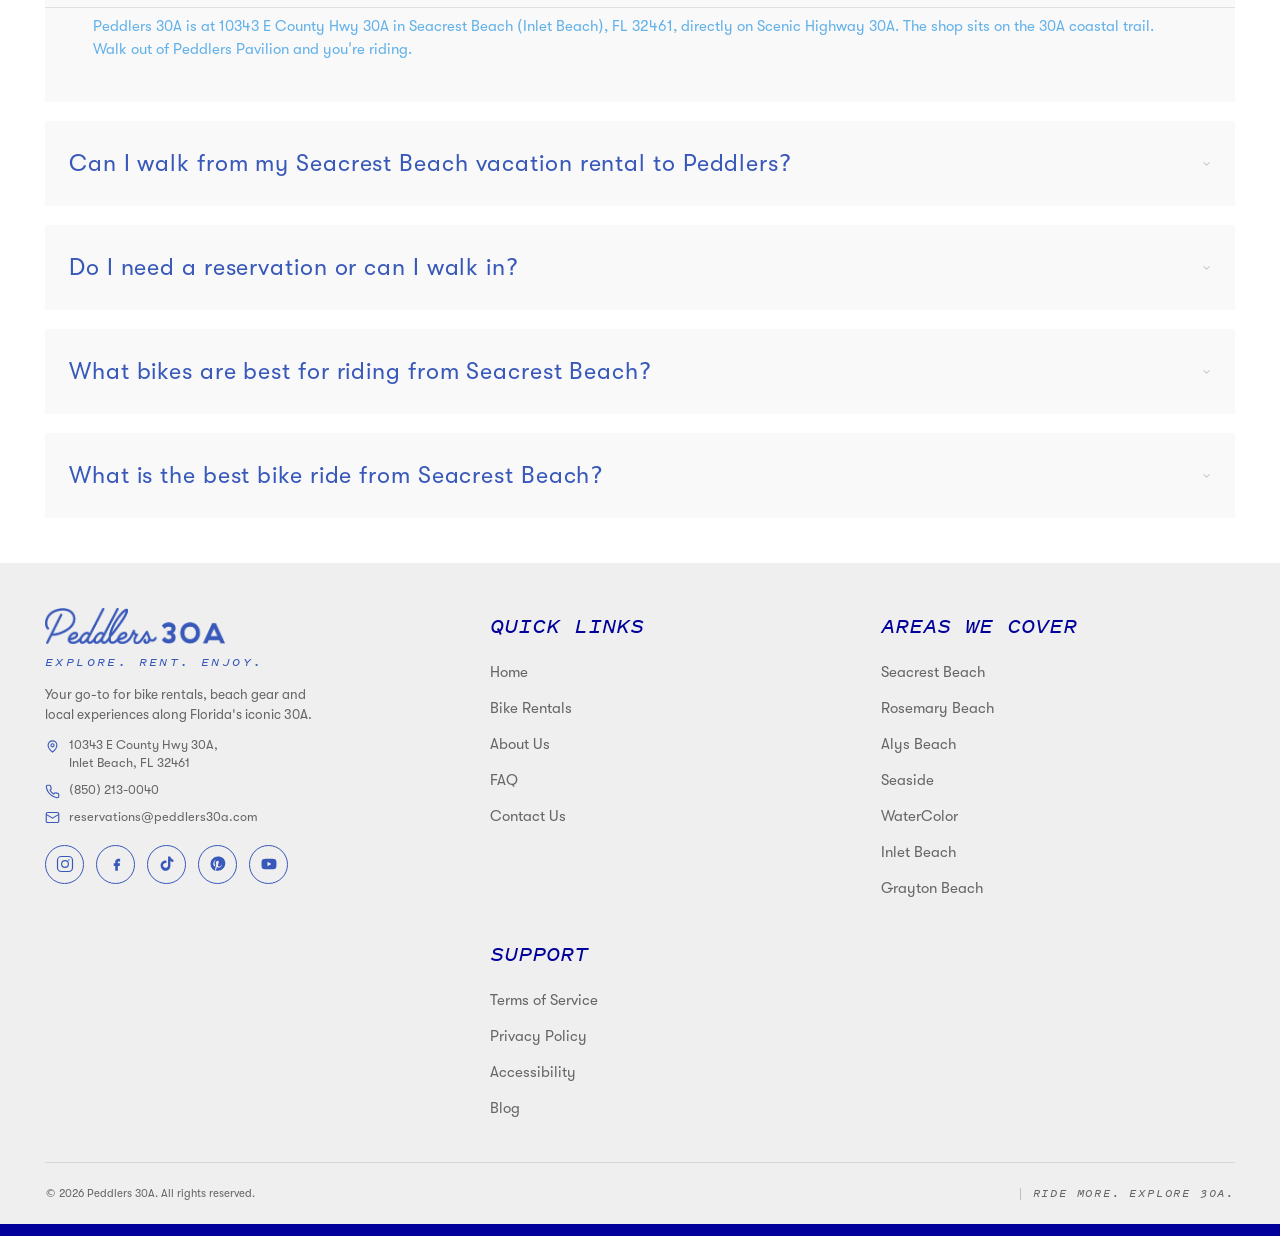
<file: location.html>
<!DOCTYPE html>
<html lang="en">

<head>
  <meta charset="UTF-8" />
  <meta name="viewport" content="width=device-width, initial-scale=1.0" />
  <title>Best Bike Rental in Seacrest Beach | Peddlers 30A</title>
  <meta name="description"
    content="Peddlers 30A is Seacrest Beach's go-to bike rental. 4.9 stars, 50+ bikes, helmet and lock included with every rental. Walk in or call 850-213-0040 today." />

  <link rel="stylesheet" href="assets/css/tokens.css?v=72" />
  <link rel="stylesheet" href="assets/css/fonts.css?v=80" />
  <link rel="stylesheet" href="assets/css/base.css?v=80" />
  <link rel="stylesheet" href="assets/css/components.css?v=81" />
  <link rel="stylesheet" href="assets/css/sections.css?v=200" />
  <link rel="stylesheet" href="assets/css/mobile.css?v=47" />
</head>

<body class="page-location">
  <!-- ====================================================================
         01 — Top navigation (Header)
         ==================================================================== -->
  <header class="site-header">
    <div class="site-header__inner">
      <a class="site-header__logo" href="index.html" aria-label="Peddlers 30A — home">
        <img src="assets/img/logo-peddlers-30a.png" alt="Peddlers 30A" />
      </a>

      <nav class="site-nav" id="site-nav" aria-label="Primary">
        <a class="site-nav__link" href="index.html">HOME</a>
        <a class="site-nav__link" href="rentals.html">RENTALS</a>
        <a class="site-nav__link" href="category.html">PRODUCTS</a>
        <a class="site-nav__link is-active" href="location.html">LOCATION</a>
        <a class="site-nav__link" href="about.html">ABOUT</a>
        <a class="site-nav__link" href="faq.html">FAQ</a>
        <a class="site-nav__link" href="contact.html">CONTACT</a>
      </nav>

      <div class="site-header__actions">
        <a class="btn btn--primary" href="tel:+18502130040">
          <img class="btn__icon" src="assets/icons/phone.svg" alt="" />
          (850) 213-0040
        </a>
        <a class="btn btn--sand" href="rentals.html">RESERVE NOW</a>
      </div>

      <button class="site-header__toggle" type="button" aria-expanded="false" aria-controls="site-nav"
        aria-label="Open menu">
        <span></span><span></span><span></span>
      </button>
    </div>
  </header>

  <main>
    <!-- ==================================================================
           02 — Hero (Find Your Perfect Beach Along 30A)
           ================================================================== -->
    <section class="hero hero--location" style="background-image: url('assets/img/location-hero.jpg'); background-size: cover; background-position: center; height: 80vh; min-height: 700px;">
      <div class="container hero__inner">
        <h1 class="hero__title">Best Bike Rental in Seacrest Beach, Florida</h1>
        <p class="hero__lead">
          Peddlers 30A is the bike rental in Seacrest Beach, located at 10343 E County Hwy 30A, Inlet Beach, FL 32461 on Scenic Highway 30A. Rated 4.9 stars with the largest fleet on 30A, every rental includes a helmet and lock. The shop sits directly on the 30A coastal trail, making Peddlers Pavilion Seacrest Beach's own trailhead.
        </p>
      </div>
    </section>

    <!-- ==================================================================
           03 — Trust Feature Bar (5 Pills)
           ================================================================== -->
    <section class="trust-bar">
      <div class="container trust-bar__inner">
        <div class="trust-bar__item">
          <img class="trust-bar__icon" src="assets/img/trust-icon-1.png" alt="" />
          <span class="trust-bar__label">AT YOUR DOORSTEP</span>
        </div>
        <div class="trust-bar__item">
          <img class="trust-bar__icon" src="assets/img/trust-icon-2.png" alt="" />
          <span class="trust-bar__label">FAMILY FIRST</span>
        </div>
        <div class="trust-bar__item">
          <img class="trust-bar__icon" src="assets/img/trust-icon-3.png" alt="" />
          <span class="trust-bar__label">LOCK INCLUDED</span>
        </div>
        <div class="trust-bar__item">
          <img class="trust-bar__icon" src="assets/img/trust-icon-4.png" alt="" />
          <span class="trust-bar__label">WALK-IN READY</span>
        </div>
        <div class="trust-bar__item">
          <img class="trust-bar__icon" src="assets/img/trust-icon-5.png" alt="" />
          <span class="trust-bar__label">DELIVERY AVAILABLE</span>
        </div>
      </div>
    </section>

    <!-- ==================================================================
           04 — Largest Bike Rental (4 Cards)
           ================================================================== -->
    <section class="section rental rental--location" id="rent">
      <div class="container text-center">
        <p class="eyebrow">RENT IN SEACREST BEACH</p>
        <h2 class="rental__title">Bikes for Every Seacrest Rider</h2>
        <p class="body-copy rental__subtitle">
          30A bike rentals in Seacrest Beach. Walk in to Peddlers Pavilion and step onto the coastal trail in minutes.
        </p>

        <!-- Dummy filter tabs (UI only) -->
        <div class="rental-filters">
          <button class="rental-filters__btn">BIKE RENTALS</button>
          <button class="rental-filters__btn">KIDS BIKES</button>
          <button class="rental-filters__btn is-active">PEDDLER'S PRODUCTS</button>
          <button class="rental-filters__btn">TAKE YOUR KIDS ALONG</button>
          <button class="rental-filters__btn">ADULT BIKES</button>
        </div>

        <div class="rental__grid">
          <article class="bike-card">
            <figure class="bike-card__media">
              <img class="media-cover" src="assets/img/products/adult-female-cruiser.jpg" alt="Adult Female Cruiser" />
            </figure>
            <h3 class="bike-card__name">Adult Female Cruiser</h3>
            <p class="bike-card__price">From: $40.00</p>
            <a class="btn btn--outline btn--block" href="https://shop.peddlers30a.com/store/adult-female-cruiser/" target="_blank" rel="noopener">BOOK NOW</a>
          </article>

          <article class="bike-card">
            <figure class="bike-card__media">
              <img class="media-cover" src="assets/img/products/20-kids-cruiser-coral.jpg" alt="20&quot; Kids Cruiser-Coral" />
            </figure>
            <h3 class="bike-card__name">20&Prime; Kids Cruiser-Coral</h3>
            <p class="bike-card__price">From: $40.00</p>
            <a class="btn btn--outline btn--block" href="https://shop.peddlers30a.com/store/20-kids-cruiser-coral/" target="_blank" rel="noopener">BOOK NOW</a>
          </article>

          <article class="bike-card">
            <figure class="bike-card__media">
              <img class="media-cover" src="assets/img/products/bike-and-burley-combo.jpg" alt="Bike and Burley Combo" />
            </figure>
            <h3 class="bike-card__name">Bike and Burley Combo</h3>
            <p class="bike-card__price">From: $70.00</p>
            <a class="btn btn--outline btn--block" href="https://shop.peddlers30a.com/store/bike-and-burley-combo/" target="_blank" rel="noopener">BOOK NOW</a>
          </article>

          <article class="bike-card">
            <figure class="bike-card__media">
              <img class="media-cover" src="assets/img/products/bike-basket.jpg" alt="Bike Basket" />
            </figure>
            <h3 class="bike-card__name">Bike Basket</h3>
            <p class="bike-card__price">From: $5.00</p>
            <a class="btn btn--outline btn--block" href="https://shop.peddlers30a.com/store/bike-basket/" target="_blank" rel="noopener">BOOK NOW</a>
          </article>
        </div>
      </div>
    </section>

    <!-- ==================================================================
           05 — The 30A Way / Local Introduction
           ================================================================== -->
    <section class="section local-intro">
      <div class="container local-intro__inner">
        <p class="eyebrow">SEACREST BEACH</p>
        <h2 class="local-intro__title">Your Home on the 30A Trail</h2>
        <p class="local-intro__copy">
          Seacrest Beach sits at the eastern end of Scenic Highway 30A, a quiet enclave where vacation rentals line the coastal streets and the 30A trail runs right through the middle. It has the feel of an insider's 30A, more local than resort.
        </p>
        <p class="local-intro__copy">
          Rosemary Beach is 1 minute east on Scenic Highway 30A. Alys Beach is 4 minutes west. Head east and the trail stretches to Camp Helen State Park, 7 miles from the shop. Go west and Seaside, WaterColor, and Grayton Beach open up along the Gulf Coast.
        </p>
      </div>
    </section>

    <!-- ==================================================================
           05.5 — Just Minutes from Rosemary Beach (Journey / Route Card)
           ================================================================== -->
    <section class="section journey">
      <div class="container">
        <div class="journey__card">
          <figure class="journey__media">
            <img src="assets/img/rosemary-journey.jpg" alt="Cyclist riding past a white coastal building with palm trees near Rosemary Beach" />
          </figure>
          <div class="journey__panel">
            <div class="journey__head">
              <h2 class="journey__title">You're Already at the Trailhead</h2>
              <p class="journey__lead">
                Peddlers Pavilion is on the 30A coastal path in Seacrest Beach. Step out of the shop and you're riding.
              </p>
            </div>

            <div class="journey__route">
              <div class="journey__stop">
                <div class="journey__track">
                  <span class="journey__track-dot"></span>
                  <span class="journey__track-line"></span>
                  <span class="journey__track-ring"></span>
                </div>
                <div class="journey__stop-labels">
                  <div>
                    <p class="journey__stop-eyebrow">From</p>
                    <p class="journey__stop-value">Peddlers 30A</p>
                  </div>
                  <div>
                    <p class="journey__stop-eyebrow">To</p>
                    <p class="journey__stop-value">Rosemary Beach</p>
                  </div>
                  <a class="journey__cta" href="https://maps.google.com/maps/dir/?api=1&origin=Peddlers+30A+Seacrest+Beach+FL&destination=Rosemary+Beach+FL" target="_blank" rel="noopener">
                    <span>View Route</span>
                    <svg viewBox="0 0 16 16" fill="none" aria-hidden="true"><path d="M1 8H15M15 8L9 2M15 8L9 14" stroke="currentColor" stroke-width="1.5" /></svg>
                  </a>
                </div>
              </div>

              <span class="journey__divider" aria-hidden="true"></span>

              <div class="journey__stats">
                <div class="journey__stat">
                  <img class="journey__stat-icon" src="assets/img/journey-stat-distance.svg" alt="" width="90" height="90" />
                  <p class="journey__stat-value">7 Mi</p>
                  <p class="journey__stat-label">East to Camp Helen</p>
                </div>
                <div class="journey__stat">
                  <img class="journey__stat-icon" src="assets/img/journey-stat-drive.svg" alt="" width="90" height="90" />
                  <p class="journey__stat-value">12 Mi</p>
                  <p class="journey__stat-label">West to Miramar</p>
                </div>
                <div class="journey__stat">
                  <img class="journey__stat-icon" src="assets/img/journey-stat-ride.svg" alt="" width="90" height="90" />
                  <p class="journey__stat-value">19 Miles</p>
                  <p class="journey__stat-label">Miles of 30A</p>
                </div>
                <div class="journey__stat">
                  <img class="journey__stat-icon" src="assets/img/journey-stat-route.svg" alt="" width="90" height="90" />
                  <p class="journey__stat-value">12+</p>
                  <p class="journey__stat-label">Destinations</p>
                </div>
              </div>
            </div>
          </div>
        </div>
      </div>
    </section>

    <!-- ==================================================================
           06 — Come for the Ride. Stay for Everything Else. (4 Pillars)
           ================================================================== -->
    <section class="section pillars">
      <div class="container pillars__head">
        <p class="eyebrow">MORE THAN BIKES</p>
        <h2 class="pillars__title">Come for the Ride. Stay for Everything Else.</h2>
        <p class="pillars__lead">
          Peddlers Pavilion brings food, drinks, shopping, and laid-back coastal energy together in one place. Stop in before your ride, come back afterward, or make the Pavilion part of the day itself.
        </p>

        <div class="pillars__grid">
          <article class="pillar">
            <div class="pillar__media">
              <img src="assets/img/loc-pillar-1.jpg?v=2" alt="Classic Cruisers" />
            </div>
            <div class="pillar__content">
              <p class="pillar__num">01 &mdash; CLASSIC CRUISERS</p>
              <h3 class="pillar__title-sm">Rosemary Beach in One Minute</h3>
              <p class="pillar__copy">
                Classic cruiser bikes handle the flat coastal ride to Rosemary Beach in 1 minute, Alys Beach in 4, and Inlet Beach in 5. Perfect for a morning loop on 30A.
              </p>
            </div>
            <a class="pillar__btn" href="rentals.html">Learn more</a>
          </article>

          <article class="pillar">
            <div class="pillar__media">
              <img src="assets/img/loc-pillar-2.jpg?v=2" alt="Multi-speed Bikes" />
            </div>
            <div class="pillar__content">
              <p class="pillar__num">02 &mdash; MULTI-SPEED BIKES</p>
              <h3 class="pillar__title-sm">Cover the Full Coastline</h3>
              <p class="pillar__copy">
                Seagrove Beach is 35 minutes west and Seaside is 40. A 7-speed bike makes the longer Gulf front runs genuinely comfortable from Seacrest Beach.
              </p>
            </div>
            <a class="pillar__btn" href="rentals.html">Learn more</a>
          </article>

          <article class="pillar">
            <div class="pillar__media">
              <img src="assets/img/loc-pillar-3.jpg?v=3" alt="Mom riding a bike with two kids in a trailer past a row of rental bikes" />
            </div>
            <div class="pillar__content">
              <p class="pillar__num">03 &mdash; KIDS &amp; FAMILY</p>
              <h3 class="pillar__title-sm">Start Pedalling Together</h3>
              <p class="pillar__copy">
                Seacrest Beach is one of the best family trail starts on 30A. Peddlers has kids bikes, cruisers, tandems, trailers, and tag-alongs for every age.
              </p>
            </div>
            <a class="pillar__btn" href="rentals.html">Learn more</a>
          </article>

          <article class="pillar">
            <div class="pillar__media">
              <img src="assets/img/loc-pillar-4.jpg?v=2" alt="Specialty" />
            </div>
            <div class="pillar__content">
              <p class="pillar__num">04 &mdash; SPECIALTY</p>
              <h3 class="pillar__title-sm">The Gear No One Else Has</h3>
              <p class="pillar__copy">
                Wee HOO trail-a-bikes and Tug A Bug tag-alongs are available only at Peddlers on 30A. See the full specialty fleet in person before heading out.
              </p>
            </div>
            <a class="pillar__btn" href="rentals.html">Learn more</a>
          </article>
        </div>
      </div>
    </section>

    <!-- ==================================================================
           07 — Come for the Ride. Stay for Everything Else. (Craving Cards)
           ================================================================== -->
    <section class="section cravings">
      <div class="container cravings__head">
        <p class="eyebrow">YOUR HOME BASE</p>
        <h2 class="cravings__title">Where Every Seacrest Beach Ride Begins</h2>
        <p class="cravings__lead">
          Peddlers Pavilion is your base for the week. Kickstand Coffee before the morning ride, the full fleet at the door, and cocktails and live music when you return in the evening.
        </p>

        <div class="cravings__grid">
          <div class="craving-card craving-card--1">
            <div class="craving-card__top">
              <img class="craving-card__icon" src="assets/img/Vector-1.png" alt="Icon" />
              <div class="craving-card__divider"></div>
              <span class="craving-card__step">Step 01</span>
            </div>
            <h3 class="craving-card__title">Ready When You<br>Walk Out</h3>
            <p class="craving-card__copy">The full fleet is maintained and racked at Peddlers Pavilion, right at your door.</p>
            <p class="craving-card__tags">BITES &bull; PIZZA &bull; BURGERS &bull; SEAFOOD &bull; SWEETS</p>
          </div>

          <div class="craving-card craving-card--2">
            <div class="craving-card__top">
              <img class="craving-card__icon" src="assets/img/Union-1.png" alt="Icon" />
              <div class="craving-card__divider"></div>
              <span class="craving-card__step">Step 02</span>
            </div>
            <h3 class="craving-card__title">Coffee Before<br>the Ride</h3>
            <p class="craving-card__copy">Kickstand Coffee opens early at the Pavilion. Start your morning before picking up your bike.</p>
            <p class="craving-card__tags">BITES &bull; PIZZA &bull; BURGERS &bull; SEAFOOD &bull; SWEETS</p>
          </div>

          <div class="craving-card craving-card--3">
            <div class="craving-card__top">
              <img class="craving-card__icon" src="assets/img/Union.png" alt="Icon" />
              <div class="craving-card__divider"></div>
              <span class="craving-card__step">Step 03</span>
            </div>
            <h3 class="craving-card__title">Gear Up at<br>the Pavilion</h3>
            <p class="craving-card__copy">Pick up what you need at the Pavilion boutique before heading out on the 30A trail.</p>
            <p class="craving-card__tags">BITES &bull; PIZZA &bull; BURGERS &bull; SEAFOOD &bull; SWEETS</p>
          </div>

          <div class="craving-card craving-card--4">
            <div class="craving-card__top">
              <img class="craving-card__icon" src="assets/img/Vector.png" alt="Icon" />
              <div class="craving-card__divider"></div>
              <span class="craving-card__step">Step 04</span>
            </div>
            <h3 class="craving-card__title">Return Home for<br>the Evening</h3>
            <p class="craving-card__copy">Cold cocktails and live music at Peddlers Pavilion, steps from your Seacrest Beach rental.</p>
            <p class="craving-card__tags">BITES &bull; PIZZA &bull; BURGERS &bull; SEAFOOD &bull; SWEETS</p>
          </div>
        </div>
      </div>
    </section>

    <!-- ==================================================================
           11 — The Pavilion Collection / A Curated Gathering (3x3 Grid)
           ================================================================== -->
    <section class="section gathering" id="gathering">
      <div class="container">
        <header class="gathering__head text-center">
          <p class="eyebrow">The Pavilion Collection</p>
          <h2 class="gathering__title">A Curated Gathering</h2>
        </header>

        <div class="gathering__grid">
          <!-- 01 Peddler's Pub (Peddlers-owned) -->
          <article class="venue-card">
            <figure class="venue-card__media">
              <img class="media-cover" src="assets/img/Rectangle-19-6.png?v=2" alt="Peddler's Pub" />
            </figure>
            <div class="venue-card__body">
              <h3 class="venue-card__name">Peddler's Pub</h3>
              <p class="venue-card__copy">
                Cool down with an ice-cold draft beer or a tasty cocktail from our fully stocked bar. It's 5 o'clock
                somewhere.
              </p>
            </div>
          </article>

          <!-- 02 Sweet Peddler (Peddlers-owned) -->
          <article class="venue-card">
            <figure class="venue-card__media">
              <img class="media-cover" src="assets/img/Rectangle-19-3.png" alt="Sweet Peddler Ice Cream" />
            </figure>
            <div class="venue-card__body">
              <h3 class="venue-card__name">Sweet Peddler</h3>
              <p class="venue-card__copy">
                A fun and funky ice cream and candy shop with all the feel-good, nostalgic vibes to put a smile on any
                face.
              </p>
            </div>
          </article>

          <!-- 03 Kickstand Bar (Peddlers-owned) -->
          <article class="venue-card">
            <figure class="venue-card__media">
              <img class="media-cover" src="assets/img/Rectangle-19-2.png?v=2" alt="Kickstand Cocktails & Coffee" />
            </figure>
            <div class="venue-card__body">
              <h3 class="venue-card__name">Kickstand Bar</h3>
              <p class="venue-card__copy">
                From dirty martinis to spiked cherry limeade, our walk-up bar serves all the best liquor drinks on 30A.
              </p>
            </div>
          </article>

          <!-- 04 Little Pedal Boutique (Peddlers-owned) -->
          <article class="venue-card">
            <figure class="venue-card__media">
              <img class="media-cover" src="assets/img/Rectangle-19-1.png?v=2" alt="Little Pedal Boutique" />
            </figure>
            <div class="venue-card__body">
              <h3 class="venue-card__name">Little Pedal Boutique</h3>
              <p class="venue-card__copy">
                A boutique blending personalization and style. Build your own look at our charm bar or shop trendy
                jewelry.
              </p>
            </div>
          </article>

          <!-- 05 Beachside Burger Co. -->
          <article class="venue-card">
            <figure class="venue-card__media">
              <img class="media-cover" src="assets/img/Rectangle-19-7.png?v=2" alt="Beachside Burger Co." />
            </figure>
            <div class="venue-card__body">
              <h3 class="venue-card__name">Beachside Burger Co.</h3>
              <p class="venue-card__copy">
                Handcrafted burgers with a laid-back coastal vibe. Classic American comfort food perfect for fueling
                your adventure.
              </p>
            </div>
          </article>

          <!-- 06 LMN Boutique -->
          <article class="venue-card">
            <figure class="venue-card__media">
              <img class="media-cover" src="assets/img/Rectangle-19-8.png?v=2" alt="LMN Boutique" />
            </figure>
            <div class="venue-card__body">
              <h3 class="venue-card__name">LMN</h3>
              <p class="venue-card__copy">
                The latest and greatest brands in clothing, jewelry, and accessories. Stay up to date with beachy
                fashion trends.
              </p>
            </div>
          </article>

          <!-- 07 Reel 'Em In -->
          <article class="venue-card">
            <figure class="venue-card__media">
              <img class="media-cover" src="assets/img/Rectangle-19-5.png?v=2" alt="Reel 'Em In Fresh Seafood" />
            </figure>
            <div class="venue-card__body">
              <h3 class="venue-card__name">Reel 'Em In</h3>
              <p class="venue-card__copy">
                You'll be hooked! Fresh seafood and homemade recipes that capture the essence of the Emerald Coast.
              </p>
            </div>
          </article>

          <!-- 08 Ticheli's Pizza -->
          <article class="venue-card">
            <figure class="venue-card__media">
              <img class="media-cover" src="assets/img/Rectangle-19-4.png?v=2" alt="Ticheli's Wood Oven Pizza" />
            </figure>
            <div class="venue-card__body">
              <h3 class="venue-card__name">Ticheli's Pizza</h3>
              <p class="venue-card__copy">
                Homemade Italian pizza sauce and imported flour make for the best tasting wood-oven pizza on 30A.
              </p>
            </div>
          </article>

          <!-- 09 Charlie's Donuts -->
          <article class="venue-card">
            <figure class="venue-card__media">
              <img class="media-cover" src="assets/img/Rectangle-19.png?v=2" alt="Charlie's Donuts" />
            </figure>
            <div class="venue-card__body">
              <h3 class="venue-card__name">Charlie's Donuts</h3>
              <p class="venue-card__copy">
                Famous gourmet donuts served up with fresh coffee and smoothies. The perfect place to start your day.
              </p>
            </div>
          </article>
        </div>
      </div>
    </section>

    <!-- ==================================================================
           08 — THE SERVICE STANDARD / Why Rent Our Bike
           ================================================================== -->
    <section class="section service-standard">
      <div class="container service-standard__head">
        <p class="eyebrow">THE SERVICE STANDARD</p>
        <h2 class="service-standard__title">Why Seacrest Beach Riders Choose Peddlers</h2>

        <div class="service__grid">
          <div class="service-card">
            <span class="service-card__num">01</span>
            <h3 class="service-card__title">You're Already Here</h3>
            <p class="service-card__copy">
              No driving, no delivery window. The shop is at your door. Walk in, pick your bike, and step onto the 30A trail in minutes from your vacation rental.
            </p>
          </div>

          <div class="service-card">
            <span class="service-card__num">02</span>
            <h3 class="service-card__title">Full Fleet In Person</h3>
            <p class="service-card__copy">
              See every bike in the rack before you choose. Seacrest Beach guests pick their ride in person, with no guessing from a photo online.
            </p>
          </div>

          <div class="service-card">
            <span class="service-card__num">03</span>
            <h3 class="service-card__title">Inspected Every Day</h3>
            <p class="service-card__copy">
              Every bike is checked before it goes out. The best-maintained fleet on Scenic Highway 30A is right at your doorstep in Seacrest Beach.
            </p>
          </div>

          <div class="service-card">
            <span class="service-card__num">04</span>
            <h3 class="service-card__title">Local Advice Included</h3>
            <p class="service-card__copy">
              Ask the team which direction suits your group, which ride fits your plan, and which bike works best for your kids.
            </p>
          </div>
        </div>
      </div>
    </section>

    <!-- ==================================================================
           09 — Your 30A Story Begins Here (Closing CTA)
           ================================================================== -->
    <section class="section closing-split">
      <div class="container closing-split__card">
        <div class="closing-split__media">
          <img src="assets/img/closing-split-bg.jpg" alt="" />
        </div>
        <div class="closing-split__content">
          <h2 class="closing-split__title">Your 30A Story Begins Here</h2>
          <div class="closing-split__actions">
            <a class="closing-split__btn closing-split__btn--solid" href="rentals.html">Reserve Online</a>
            <a class="closing-split__btn closing-split__btn--outline" href="contact.html">Contact Our Team</a>
          </div>
        </div>
      </div>
    </section>

    <!-- ==================================================================
           10 — Near By Beaches Worth To Ride
           ================================================================== -->
    <section class="section beaches">
      <div class="container beaches__head">
        <p class="eyebrow">BEACHES WORTH THE RIDE</p>
        <h2 class="beaches__title">Explore 30A From Seacrest Beach</h2>
        <p class="beaches__lead">
          From Seacrest Beach, Rosemary Beach is 1 minute east and Alys Beach is 4 minutes west. Head further for Seagrove at 35 minutes and Seaside at 40 minutes west.
        </p>

        <div class="beaches__grid">
          <!-- Rosemary Beach -->
          <article class="beach-card">
            <div class="beach-card__media">
              <span class="beach-card__badge">1 MIN RIDE</span>
              <img src="assets/img/beach-1.png" alt="Rosemary Beach" />
            </div>
            <div class="beach-card__head">
              <h3 class="beach-card__title">Rosemary Beach</h3>
              <svg class="beach-card__icon" viewBox="0 0 16 16" fill="none" aria-hidden="true">
                <path d="M4 12L12 4M12 4H5M12 4V11" stroke="currentColor" stroke-width="1.3" />
              </svg>
            </div>
            <p class="beach-card__tag">Cobblestone Lanes, Gulf Views</p>
            <p class="beach-card__copy">
              Rosemary Beach is 1 minute east of Peddlers on Scenic Highway 30A. Cobblestone lanes, Barrett Square, and West Indies architecture make it a natural first ride from Seacrest Beach.
            </p>
            <div class="beach-card__tags">
              <span class="beach-card__pill">Cobblestone Lanes</span>
              <span class="beach-card__pill">Barrett Square</span>
              <span class="beach-card__pill">Architecture</span>
            </div>
          </article>

          <!-- Alys Beach -->
          <article class="beach-card">
            <div class="beach-card__media">
              <span class="beach-card__badge">4 MIN RIDE</span>
              <img src="assets/img/beach-2.png" alt="Alys Beach" />
            </div>
            <div class="beach-card__head">
              <h3 class="beach-card__title">Alys Beach</h3>
              <svg class="beach-card__icon" viewBox="0 0 16 16" fill="none" aria-hidden="true">
                <path d="M4 12L12 4M12 4H5M12 4V11" stroke="currentColor" stroke-width="1.3" />
              </svg>
            </div>
            <p class="beach-card__tag">White Walls, Quiet Courtyards</p>
            <p class="beach-card__copy">
              Alys Beach is 4 minutes west of Peddlers on the 30A coastal path. Stark white Bermudan architecture, quiet pedestrian lanes, and a stop at Fonville Press mid-ride.
            </p>
            <div class="beach-card__tags">
              <span class="beach-card__pill">Architecture</span>
              <span class="beach-card__pill">Quiet Lanes</span>
              <span class="beach-card__pill">Fonville Press</span>
            </div>
          </article>

          <!-- Seagrove Beach -->
          <article class="beach-card">
            <div class="beach-card__media">
              <span class="beach-card__badge">35 MIN RIDE</span>
              <img src="assets/img/beach-3.png" alt="Seagrove Beach" />
            </div>
            <div class="beach-card__head">
              <h3 class="beach-card__title">Seagrove Beach</h3>
              <svg class="beach-card__icon" viewBox="0 0 16 16" fill="none" aria-hidden="true">
                <path d="M4 12L12 4M12 4H5M12 4V11" stroke="currentColor" stroke-width="1.3" />
              </svg>
            </div>
            <p class="beach-card__tag">Old Florida, Quiet Roads</p>
            <p class="beach-card__copy">
              Seagrove Beach is 35 minutes west of Peddlers. One of 30A's oldest communities with oak canopy shade, beach cottages, and the most local feel on the coast.
            </p>
            <div class="beach-card__tags">
              <span class="beach-card__pill">Oak Canopy</span>
              <span class="beach-card__pill">Beach Cottages</span>
              <span class="beach-card__pill">Local Feel</span>
            </div>
          </article>

          <!-- Inlet Beach -->
          <article class="beach-card">
            <div class="beach-card__media">
              <span class="beach-card__badge">5 MIN RIDE</span>
              <img src="assets/img/beach-4.png" alt="Inlet Beach" />
            </div>
            <div class="beach-card__head">
              <h3 class="beach-card__title">Inlet Beach</h3>
              <svg class="beach-card__icon" viewBox="0 0 16 16" fill="none" aria-hidden="true">
                <path d="M4 12L12 4M12 4H5M12 4V11" stroke="currentColor" stroke-width="1.3" />
              </svg>
            </div>
            <p class="beach-card__tag">Eastern End of 30A</p>
            <p class="beach-card__copy">
              Inlet Beach is 5 minutes east of Peddlers. Walton County's largest public beach access with boardwalk ramps, restrooms, and seasonal lifeguards on the Gulf.
            </p>
            <div class="beach-card__tags">
              <span class="beach-card__pill">Boardwalk Ramps</span>
              <span class="beach-card__pill">Public Access</span>
              <span class="beach-card__pill">Lifeguards</span>
            </div>
          </article>
        </div>

        <a class="beaches__more" href="location.html">
          <span>Explore All</span>
          <svg class="beaches__more-icon" viewBox="0 0 15 12" fill="none" aria-hidden="true">
            <path d="M1 6H14M14 6L9 1M14 6L9 11" stroke="currentColor" stroke-width="1.3" />
          </svg>
        </a>
      </div>
    </section>

    <!-- ==================================================================
           17 — Guest Testimonials / Refined Experiences
           ================================================================== -->
    <section class="section testimonials location-testimonials">
      <div class="container">
        <p class="eyebrow text-center">FROM OUR RIDERS</p>
        <h2 class="testimonials__title text-center">Stories From Seacrest Beach</h2>

        <ul class="testimonials__grid">
          <li class="quote">
            <p class="quote__text">
              "The best place to rent bikes on 30a!!! The service and employees make the rental process even better.
              Easy &amp; centrally located bike rental but also a great place to hangout!! Live music, pub, fire pits
              and tvs for any game watching! Fun for all ages."
            </p>
            <p class="quote__who">Catherine S, Dallas, Texas</p>
          </li>
          <li class="quote">
            <p class="quote__text">
              "The staff is fantastic, bikes are great and beer is cold! Peddlers made our vacation even better. It was
              fast &amp; easy to rent/return our bikes. It's also in a great location to hang out in the evening with
              the live music and plenty of comfortable seating. Make sure you stop by Peddlers during your stay in 30A!"
            </p>
            <p class="quote__who">Carrie C, Chicago, Illinois</p>
          </li>
          <li class="quote">
            <p class="quote__text">
              "Great place to get your bikes on vacation. Full selection of adult and mid cruisers, trikes, baby seats,
              trailers &amp; everything! Plus 8 beers on tap. Oh, and great folks. HIGHLY RECOMMEND. (Live music on the
              stage nightly in the summer!)"
            </p>
            <p class="quote__who">Gregory M., Franklin, Tennessee</p>
          </li>
        </ul>

        <div class="testimonials__nav">
          <button class="carousel-nav__btn" type="button" aria-label="Previous testimonial">
            <svg viewBox="0 0 32 25" fill="none" xmlns="http://www.w3.org/2000/svg" aria-hidden="true" width="24"
              height="20">
              <path fill-rule="evenodd" clip-rule="evenodd"
                d="M0.401095 11.5212C0.144261 11.7809 5.30349e-07 12.133 5.46392e-07 12.5C5.62436e-07 12.867 0.144261 13.2191 0.401095 13.4788L11.3729 24.5592C11.4985 24.6953 11.6499 24.8044 11.8181 24.8801C11.9864 24.9558 12.168 24.9965 12.3521 24.9998C12.5363 25.0031 12.7192 24.9689 12.89 24.8992C13.0607 24.8295 13.2159 24.7259 13.3461 24.5943C13.4763 24.4628 13.579 24.3061 13.648 24.1337C13.717 23.9612 13.7508 23.7765 13.7476 23.5905C13.7443 23.4045 13.704 23.2211 13.6291 23.0512C13.5541 22.8813 13.446 22.7284 13.3113 22.6016L4.68011 13.8851L30.6285 13.8851C30.9923 13.8851 31.3411 13.7391 31.5983 13.4794C31.8555 13.2196 32 12.8673 32 12.5C32 12.1327 31.8555 11.7804 31.5983 11.5206C31.3411 11.2609 30.9923 11.115 30.6285 11.115L4.68011 11.115L13.3113 2.39837C13.446 2.27157 13.5541 2.11866 13.6291 1.94876C13.704 1.77886 13.7443 1.59546 13.7476 1.40948C13.7508 1.22351 13.717 1.03879 13.648 0.866323C13.579 0.69386 13.4763 0.537194 13.3461 0.405672C13.2159 0.27415 13.0607 0.170466 12.89 0.100805C12.7192 0.0311448 12.5363 -0.00306484 12.3521 0.000216414C12.168 0.00349767 11.9864 0.0442025 11.8181 0.119904C11.6499 0.195605 11.4985 0.304751 11.3729 0.440831L0.401095 11.5212Z"
                fill="currentColor" />
            </svg>
          </button>
          <button class="carousel-nav__btn" type="button" aria-label="Next testimonial">
            <svg viewBox="92 0 32 25" fill="none" xmlns="http://www.w3.org/2000/svg" aria-hidden="true" width="24"
              height="20">
              <path fill-rule="evenodd" clip-rule="evenodd"
                d="M123.599 11.5212C123.856 11.7809 124 12.133 124 12.5C124 12.867 123.856 13.2191 123.599 13.4788L112.627 24.5592C112.502 24.6953 112.35 24.8044 112.182 24.8801C112.014 24.9558 111.832 24.9965 111.648 24.9998C111.464 25.0031 111.281 24.9689 111.11 24.8992C110.939 24.8295 110.784 24.7259 110.654 24.5943C110.524 24.4628 110.421 24.3061 110.352 24.1337C110.283 23.9612 110.249 23.7765 110.252 23.5905C110.256 23.4045 110.296 23.2211 110.371 23.0512C110.446 22.8813 110.554 22.7284 110.689 22.6016L119.32 13.8851L93.3715 13.8851C93.0077 13.8851 92.6589 13.7391 92.4017 13.4794C92.1445 13.2196 92 12.8673 92 12.5C92 12.1327 92.1445 11.7804 92.4017 11.5206C92.6589 11.2609 93.0077 11.115 93.3715 11.115L119.32 11.115L110.689 2.39837C110.554 2.27157 110.446 2.11866 110.371 1.94876C110.296 1.77886 110.256 1.59546 110.252 1.40948C110.249 1.22351 110.283 1.03879 110.352 0.866323C110.421 0.69386 110.524 0.537194 110.654 0.405672C110.784 0.27415 110.939 0.170466 111.11 0.100805C111.281 0.0311448 111.464 -0.00306484 111.648 0.000216414C111.832 0.00349767 112.014 0.0442025 112.182 0.119904C112.35 0.195605 112.502 0.304751 112.627 0.440831L123.599 11.5212Z"
                fill="currentColor" />
            </svg>
          </button>
        </div>
      </div>
    </section>

    <!-- ==================================================================
           18 — Assistance / Common Inquiries (FAQ)
           ================================================================== -->
    <section class="section faq" id="faq">
      <div class="container">
        <p class="eyebrow text-center">QUICK ANSWERS</p>
        <h2 class="faq__title text-center">What to Know First</h2>

        <div class="accordion faq__list">
          <div class="accordion__item is-open">
            <button class="accordion__trigger" type="button">
              <span>Where is Peddlers 30A located in Seacrest Beach?</span>
              <svg class="accordion__chevron" viewBox="0 0 16 16" fill="none" aria-hidden="true">
                <path d="M3 6l5 5 5-5" stroke="currentColor" stroke-width="1.5" />
              </svg>
            </button>
            <div class="accordion__panel">
              <div>
                <p>
                  Peddlers 30A is at 10343 E County Hwy 30A in Seacrest Beach (Inlet Beach), FL 32461, directly on Scenic Highway 30A. The shop sits on the 30A coastal trail. Walk out of Peddlers Pavilion and you're riding.
                </p>
              </div>
            </div>
          </div>

          <div class="accordion__item">
            <button class="accordion__trigger" type="button">
              <span>Can I walk from my Seacrest Beach vacation rental to Peddlers?</span>
              <svg class="accordion__chevron" viewBox="0 0 16 16" fill="none" aria-hidden="true">
                <path d="M3 6l5 5 5-5" stroke="currentColor" stroke-width="1.5" />
              </svg>
            </button>
            <div class="accordion__panel">
              <div>
                <p>
                  Most Seacrest Beach vacation rentals are within walking distance of Peddlers Pavilion. The shop is on Scenic Highway 30A in the center of the community. No driving required, no delivery window to plan around.
                </p>
              </div>
            </div>
          </div>

          <div class="accordion__item">
            <button class="accordion__trigger" type="button">
              <span>Do I need a reservation or can I walk in?</span>
              <svg class="accordion__chevron" viewBox="0 0 16 16" fill="none" aria-hidden="true">
                <path d="M3 6l5 5 5-5" stroke="currentColor" stroke-width="1.5" />
              </svg>
            </button>
            <div class="accordion__panel">
              <div>
                <p>
                  Walk-ins are welcome at Peddlers Pavilion during business hours. During peak summer weekends the fleet fills quickly, so booking ahead is recommended. Weekdays and off-season, walk-in availability is generally good.
                </p>
              </div>
            </div>
          </div>

          <div class="accordion__item">
            <button class="accordion__trigger" type="button">
              <span>What bikes are best for riding from Seacrest Beach?</span>
              <svg class="accordion__chevron" viewBox="0 0 16 16" fill="none" aria-hidden="true">
                <path d="M3 6l5 5 5-5" stroke="currentColor" stroke-width="1.5" />
              </svg>
            </button>
            <div class="accordion__panel">
              <div>
                <p>
                  Classic cruisers are perfect for the short loops — Rosemary Beach in 1 minute, Alys Beach in 4. For longer rides to Seagrove or Seaside, a 7-speed bike handles the 35 to 40-minute runs more comfortably.
                </p>
              </div>
            </div>
          </div>

          <div class="accordion__item">
            <button class="accordion__trigger" type="button">
              <span>What is the best bike ride from Seacrest Beach?</span>
              <svg class="accordion__chevron" viewBox="0 0 16 16" fill="none" aria-hidden="true">
                <path d="M3 6l5 5 5-5" stroke="currentColor" stroke-width="1.5" />
              </svg>
            </button>
            <div class="accordion__panel">
              <div>
                <p>
                  The best short ride is Rosemary Beach, 1 minute east. For a half-day, head east to Camp Helen State Park, about 7 miles away. For a full day, go west through Alys Beach, Seagrove, and Seaside, roughly 40 miles round trip from Peddlers.
                </p>
              </div>
            </div>
          </div>
        </div>
      </div>
    </section>
  </main>

    <!-- ====================================================================
         14 — Site Footer
         ==================================================================== -->
    <footer class="site-footer">
      <div class="container">
        <div class="site-footer__grid">
          <div class="site-footer__brand">
            <a class="site-footer__logo" href="index.html" aria-label="Peddlers 30A">
              <img src="assets/img/logo-peddlers-30a.png" alt="Peddlers 30A" />
            </a>
            <p class="site-footer__tagline">Explore. Rent. Enjoy.</p>
            <p class="site-footer__blurb">Your go-to for bike rentals, beach gear and local experiences along Florida's iconic 30A.</p>
            <ul class="site-footer__contact">
              <li>
                <svg viewBox="0 0 24 24" fill="none" stroke="currentColor" stroke-width="1.8" aria-hidden="true"><path d="M12 21s-7-5.686-7-11a7 7 0 1 1 14 0c0 5.314-7 11-7 11z" /><circle cx="12" cy="10" r="2.5" /></svg>
                <span>10343 E County Hwy 30A,<br />Inlet Beach, FL 32461</span>
              </li>
              <li>
                <svg viewBox="0 0 24 24" fill="none" stroke="currentColor" stroke-width="1.8" aria-hidden="true"><path d="M22 16.92v3a2 2 0 0 1-2.18 2 19.79 19.79 0 0 1-8.63-3.07 19.5 19.5 0 0 1-6-6 19.79 19.79 0 0 1-3.07-8.67A2 2 0 0 1 4.11 2h3a2 2 0 0 1 2 1.72c.127.96.36 1.903.7 2.81a2 2 0 0 1-.45 2.11L8.09 9.91a16 16 0 0 0 6 6l1.27-1.27a2 2 0 0 1 2.11-.45c.907.34 1.85.57 2.81.7A2 2 0 0 1 22 16.92z" /></svg>
                <a href="tel:+18502130040">(850) 213-0040</a>
              </li>
              <li>
                <svg viewBox="0 0 24 24" fill="none" stroke="currentColor" stroke-width="1.8" aria-hidden="true"><rect x="2" y="4" width="20" height="16" rx="2" /><path d="M2 7l10 6 10-6" /></svg>
                <a href="mailto:reservations@peddlers30a.com">reservations@peddlers30a.com</a>
              </li>
            </ul>
            <div class="site-footer__social">
              <a href="https://instagram.com" target="_blank" rel="noopener" aria-label="Instagram"><svg viewBox="0 0 24 24" fill="none" stroke="currentColor" stroke-width="1.6" aria-hidden="true"><rect x="2" y="2" width="20" height="20" rx="5" /><circle cx="12" cy="12" r="4.5" /><circle cx="17.2" cy="6.8" r="1" fill="currentColor" stroke="none" /></svg></a>
              <a href="https://facebook.com" target="_blank" rel="noopener" aria-label="Facebook"><svg viewBox="0 0 24 24" fill="currentColor" stroke="none" aria-hidden="true"><path d="M15 8.5h2.5V5h-2.5c-2.2 0-4 1.8-4 4v2H9v3.5h2v6.5h3.5V14.5h2.3l.7-3.5h-3V9c0-.3.2-.5.5-.5z" /></svg></a>
              <a href="https://tiktok.com" target="_blank" rel="noopener" aria-label="TikTok"><svg viewBox="0 0 24 24" fill="currentColor" stroke="none" aria-hidden="true"><path d="M16.5 2c.4 2.2 1.9 3.8 4 4.2v3c-1.5 0-2.9-.5-4-1.3v6.6c0 3.6-2.9 6.5-6.5 6.5S3.5 17.5 3.5 13.9 6.4 7.4 10 7.4c.4 0 .8 0 1.2.1v3.2c-.4-.1-.8-.2-1.2-.2-1.8 0-3.3 1.5-3.3 3.3s1.5 3.3 3.3 3.3 3.4-1.4 3.4-3.2V2h3.1z" /></svg></a>
              <a href="https://pinterest.com" target="_blank" rel="noopener" aria-label="Pinterest"><svg viewBox="0 0 24 24" fill="currentColor" stroke="none" aria-hidden="true"><path d="M12 2C6.5 2 2 6.5 2 12c0 4.2 2.6 7.8 6.3 9.3-.1-.8-.2-2 0-2.9l1.4-6s-.4-.7-.4-1.8c0-1.7 1-3 2.2-3 1 0 1.5.8 1.5 1.7 0 1-.7 2.6-1 4-.3 1.2.6 2.2 1.8 2.2 2.1 0 3.7-2.2 3.7-5.4 0-2.8-2-4.8-4.9-4.8-3.3 0-5.3 2.5-5.3 5.1 0 1 .4 2.1.9 2.7.1.1.1.2.1.3l-.4 1.5c0 .2-.2.2-.3.1-1.2-.5-1.9-2.2-1.9-3.5 0-2.9 2.1-5.6 6.1-5.6 3.2 0 5.7 2.3 5.7 5.3 0 3.2-2 5.7-4.8 5.7-.9 0-1.8-.5-2.1-1.1l-.6 2.2c-.2.8-.8 1.9-1.2 2.5.9.3 1.9.4 2.9.4 5.5 0 10-4.5 10-10S17.5 2 12 2z" /></svg></a>
              <a href="https://youtube.com" target="_blank" rel="noopener" aria-label="YouTube"><svg viewBox="0 0 24 24" fill="currentColor" stroke="none" aria-hidden="true"><path d="M22 12s0-3.2-.4-4.7c-.2-.9-.9-1.6-1.8-1.8C18.2 5 12 5 12 5s-6.2 0-7.8.5c-.9.2-1.6.9-1.8 1.8C2 8.8 2 12 2 12s0 3.2.4 4.7c.2.9.9 1.6 1.8 1.8C5.8 19 12 19 12 19s6.2 0 7.8-.5c.9-.2 1.6-.9 1.8-1.8.4-1.5.4-4.7.4-4.7zM10 15V9l5.2 3-5.2 3z" /></svg></a>
            </div>
          </div>

          <div class="site-footer__cols">
            <div>
              <h2 class="site-footer__heading">QUICK LINKS</h2>
              <ul>
                <li><a href="index.html">Home</a></li>
                <li><a href="rentals.html">Bike Rentals</a></li>
                <li><a href="about.html">About Us</a></li>
                <li><a href="faq.html">FAQ</a></li>
                <li><a href="contact.html">Contact Us</a></li>
              </ul>
            </div>
            <div>
              <h2 class="site-footer__heading">AREAS WE COVER</h2>
              <ul>
                <li><a href="location.html">Seacrest Beach</a></li>
                <li><a href="location.html">Rosemary Beach</a></li>
                <li><a href="location.html">Alys Beach</a></li>
                <li><a href="location.html">Seaside</a></li>
                <li><a href="location.html">WaterColor</a></li>
                <li><a href="location.html">Inlet Beach</a></li>
                <li><a href="location.html">Grayton Beach</a></li>
              </ul>
            </div>
            <div>
              <h2 class="site-footer__heading">SUPPORT</h2>
              <ul>
                <li><a href="terms-of-service.html">Terms of Service</a></li>
                <li><a href="privacy-policy.html">Privacy Policy</a></li>
                <li><a href="#">Accessibility</a></li>
                <li><a href="#">Blog</a></li>
              </ul>
            </div>
          </div>
        </div>

        <div class="site-footer__base">
          <p class="site-footer__copy">&copy; 2026 Peddlers 30A. All rights reserved.</p>
          <p class="site-footer__tag">Ride More. Explore 30A.</p>
        </div>
      </div>
      <div class="site-footer__rule"></div>
    </footer>

    <script src="assets/js/main.js?v=80"></script>
</body>

</html>
</file>
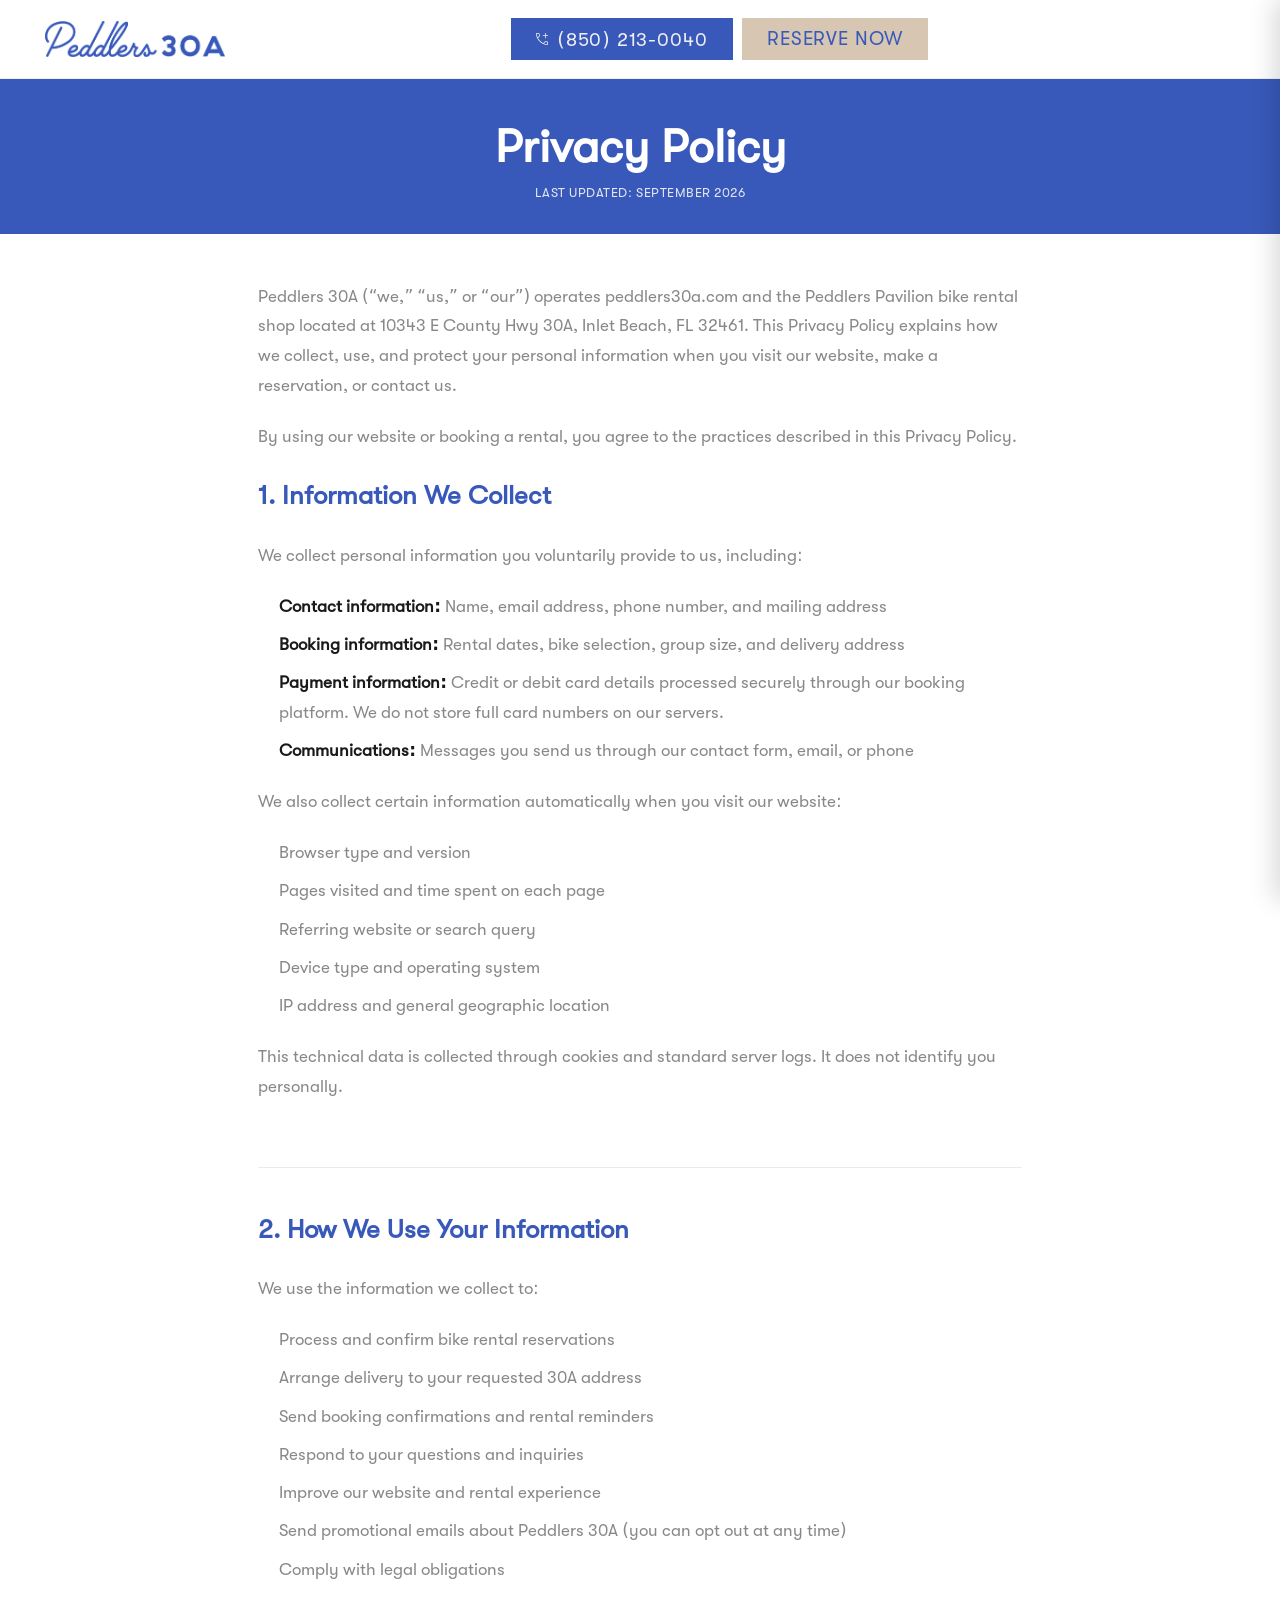
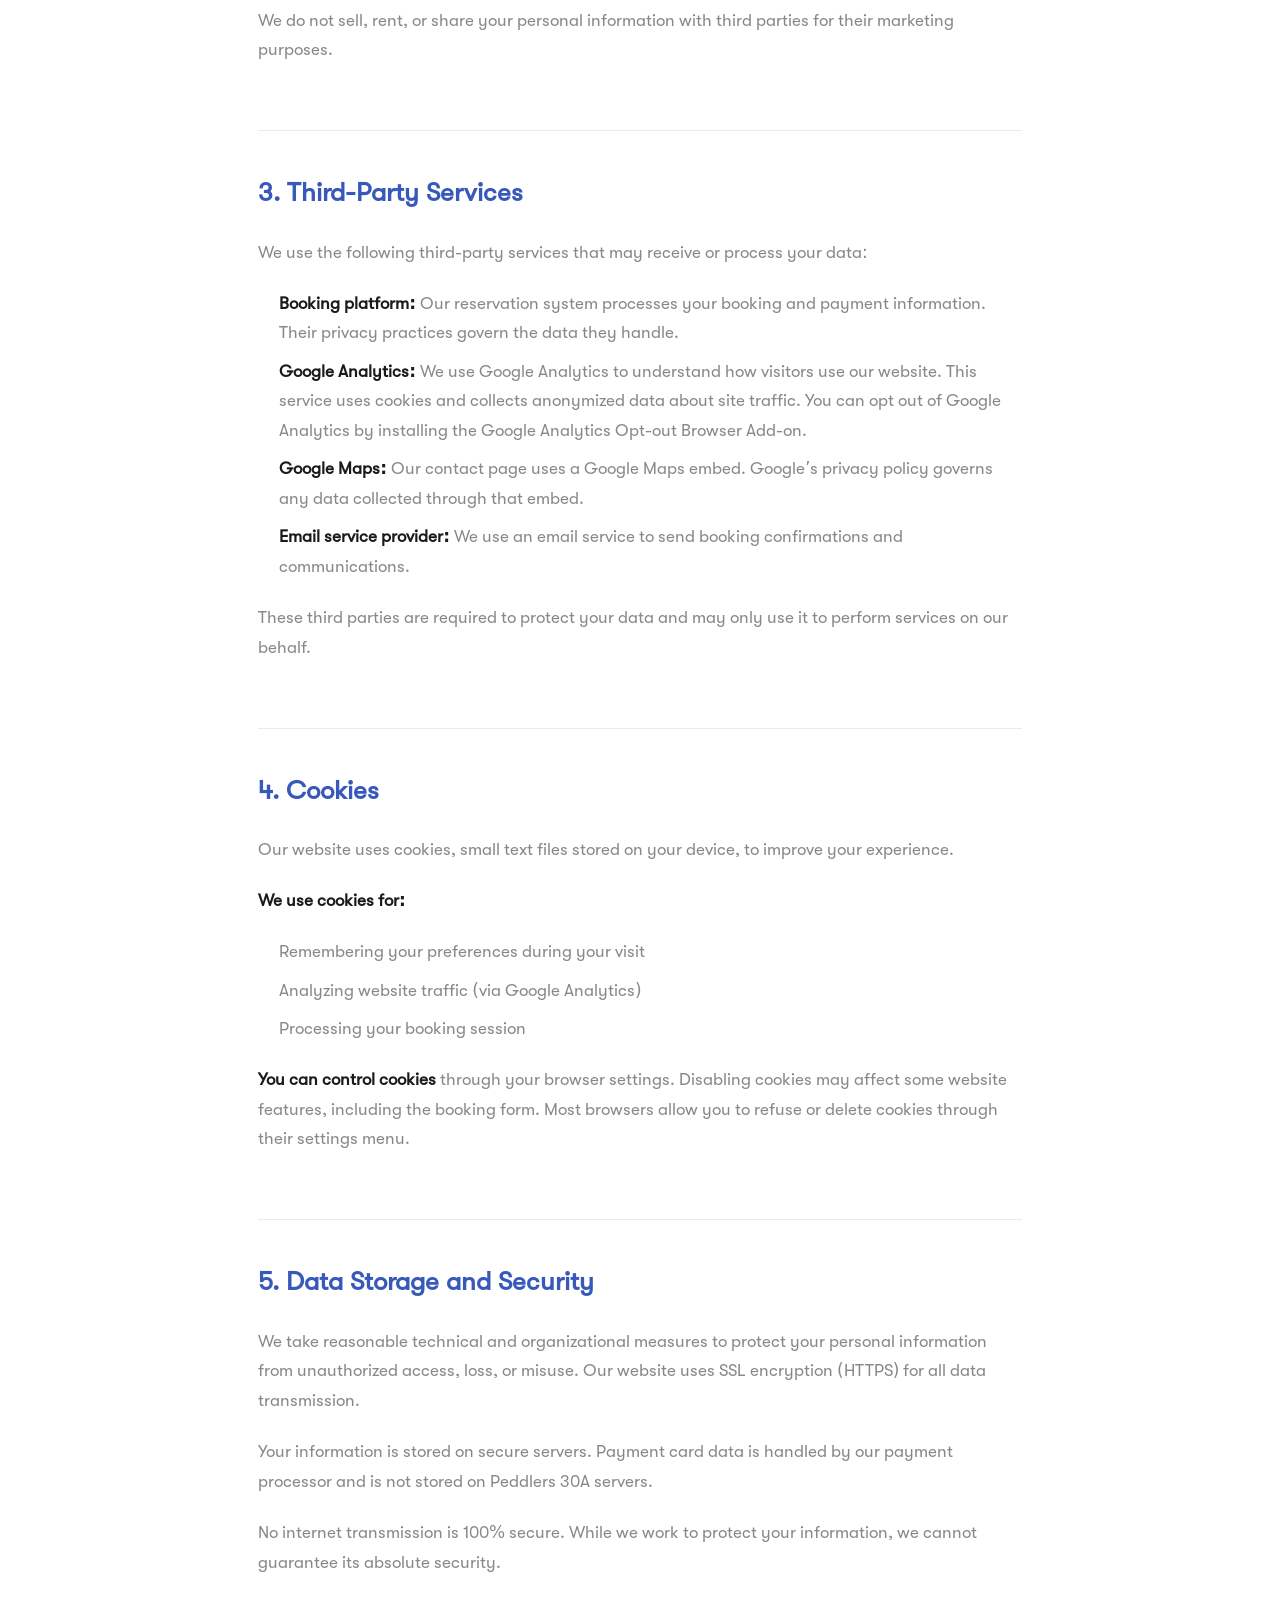
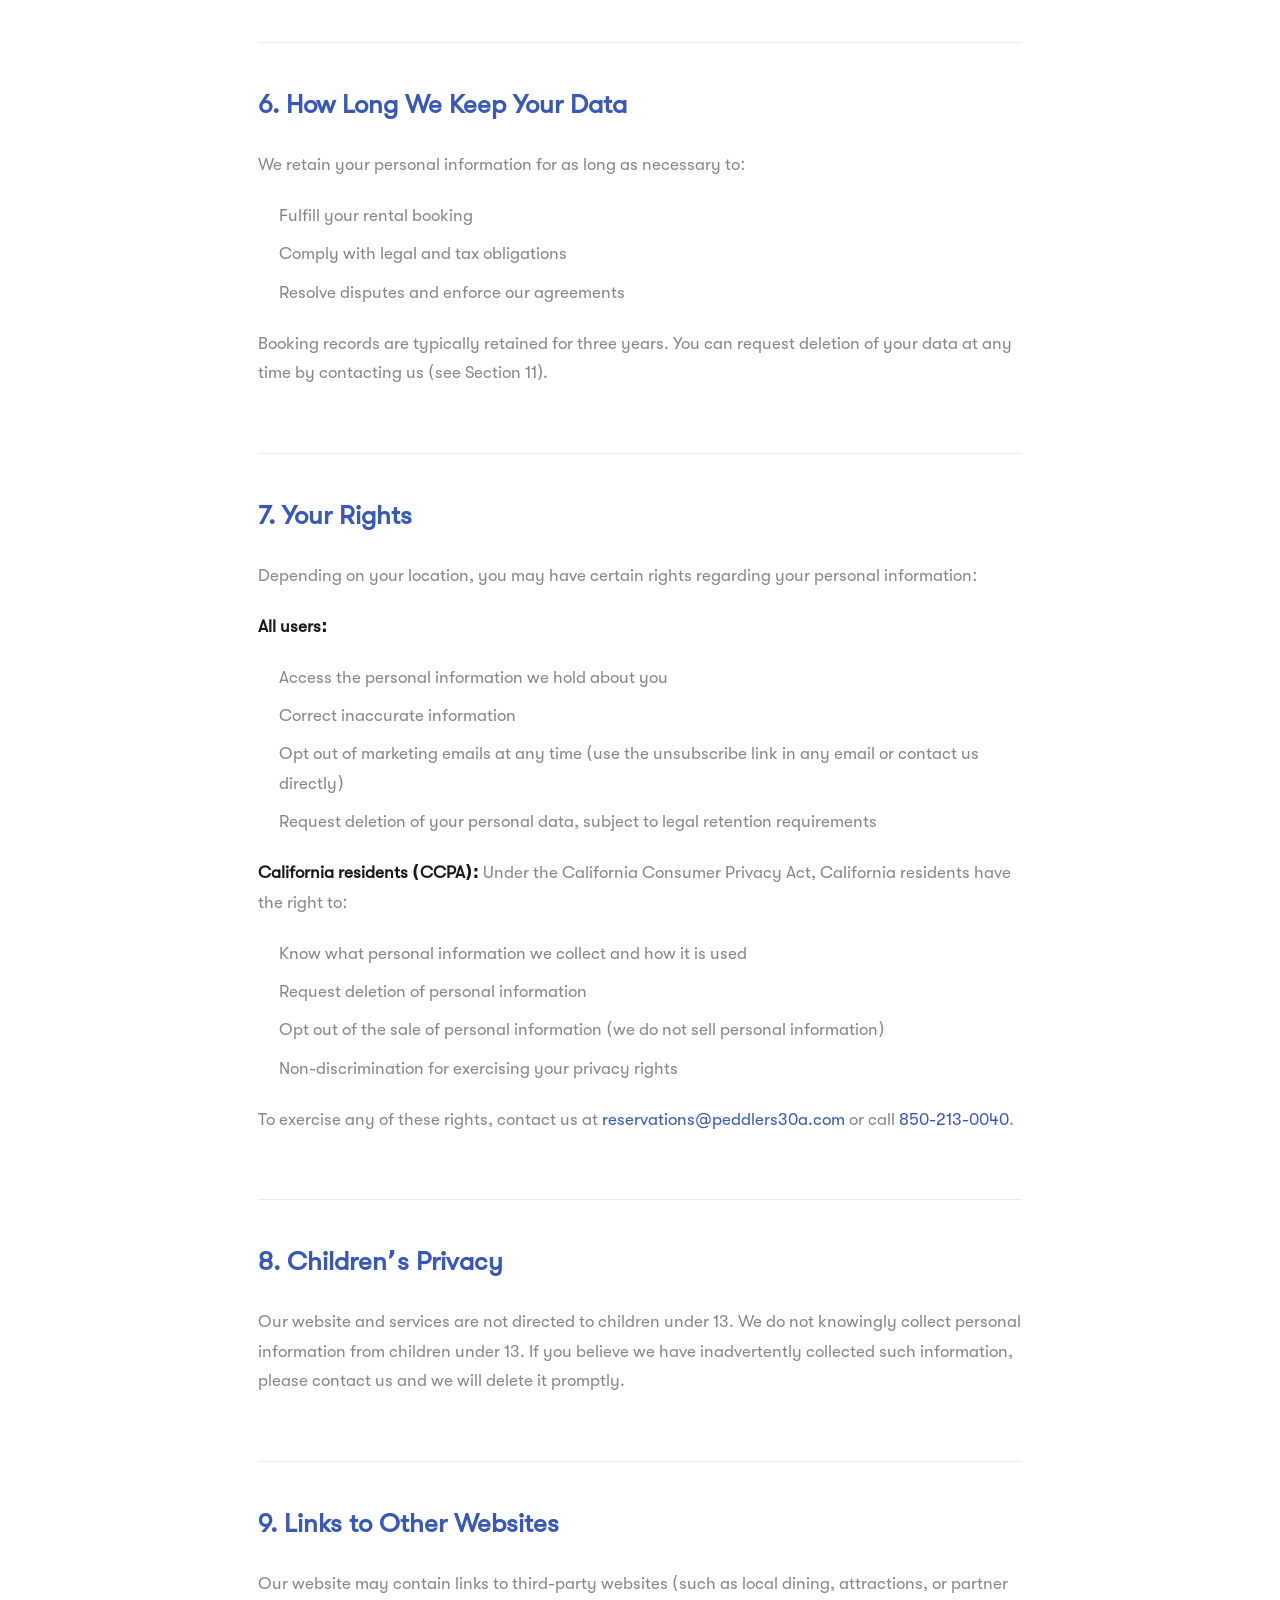
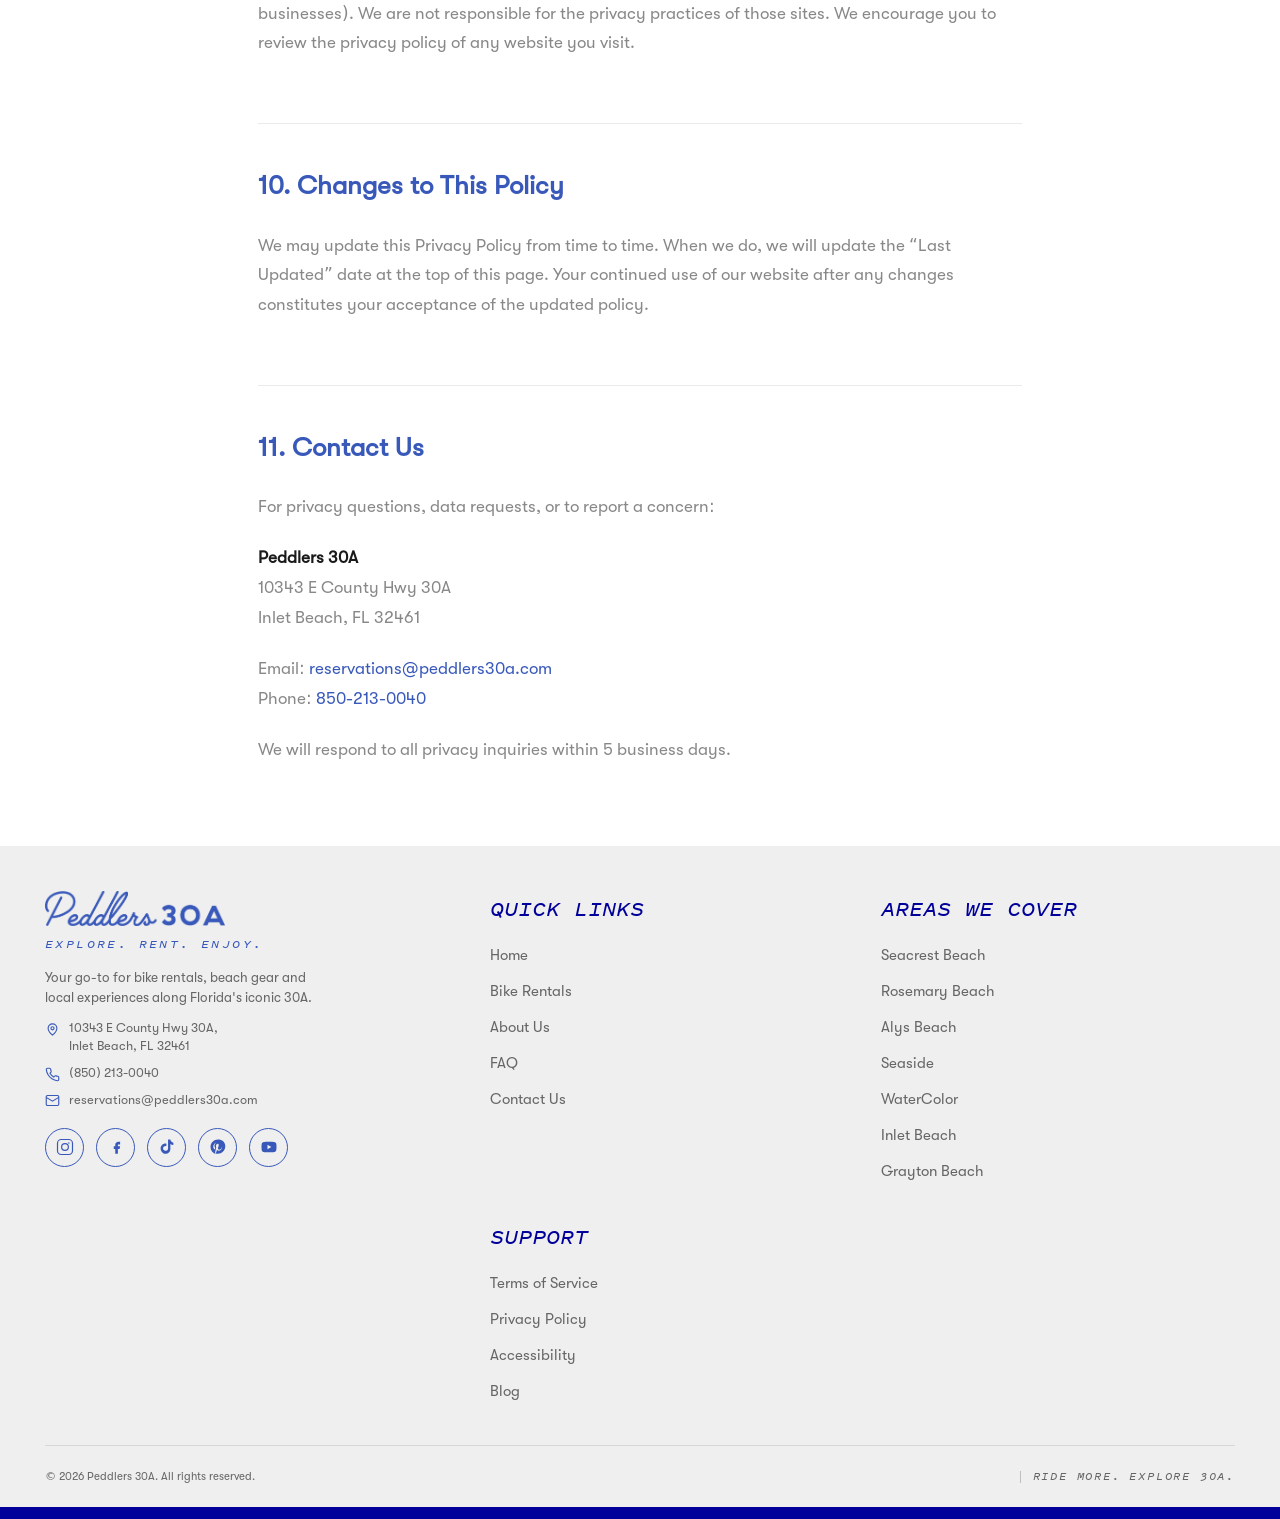
<file: privacy-policy.html>
<!DOCTYPE html>
<html lang="en">

<head>
  <meta charset="UTF-8" />
  <meta name="viewport" content="width=device-width, initial-scale=1.0" />
  <title>Privacy Policy | Peddlers 30A Bike Rentals</title>
  <meta name="description"
    content="Read the Peddlers 30A privacy policy. Learn how we collect, use, and protect your personal information when you rent bikes or contact us on 30A." />

  <link rel="stylesheet" href="assets/css/tokens.css?v=72" />
  <link rel="stylesheet" href="assets/css/fonts.css?v=80" />
  <link rel="stylesheet" href="assets/css/base.css?v=80" />
  <link rel="stylesheet" href="assets/css/components.css?v=81" />
  <link rel="stylesheet" href="assets/css/sections.css?v=200" />
  <link rel="stylesheet" href="assets/css/mobile.css?v=47" />

  <style>
    .legal-hero {
      position: relative;
      background: var(--p1);
      padding: 3.5rem 1.5rem 2.5rem;
      text-align: center;
    }

    .legal-hero__title {
      color: #ffffff;
      margin-bottom: 0.75rem;
      font-family: var(--font-body);
      font-weight: 700;
      font-size: clamp(28px, 4vw, 46px);
      line-height: 1.15;
    }

    .legal-hero__meta {
      color: #ffffff;
      opacity: 0.85;
      font-size: 13px;
      text-transform: uppercase;
      letter-spacing: 0.04em;
    }

    .legal-content {
      max-width: 800px;
      margin: 0 auto;
      padding: 4rem 1.5rem 5rem;
      color: var(--text);
      font-family: var(--font-body);
      font-size: 17px;
      line-height: 1.75;
    }

    .legal-content p {
      margin-bottom: 1.25em;
    }

    .legal-content ul {
      margin: 0 0 1.25em 1.25em;
      padding: 0;
    }

    .legal-content li {
      margin-bottom: 0.5em;
    }

    .legal-content h2 {
      font-family: var(--font-body);
      font-weight: 700;
      font-size: 26px;
      color: var(--p1);
      margin: 2.5em 0 0.85em;
      padding-top: 1.5em;
      border-top: 1px solid rgba(0, 0, 0, 0.08);
    }

    .legal-content section:first-of-type h2 {
      border-top: none;
      padding-top: 0;
      margin-top: 0;
    }

    .legal-content strong {
      color: var(--ink);
    }

    .legal-content a {
      color: var(--p1);
    }

    @media (max-width: 768px) {
      .legal-hero {
        padding: 2.5rem 1.25rem 2rem;
      }

      .legal-content {
        padding: 2.5rem 1.25rem 3.5rem;
        font-size: 16px;
      }

      .legal-content h2 {
        font-size: 21px;
        margin: 2em 0 0.85em;
      }
    }
  </style>
</head>

<body class="page-legal">
  <!-- ====================================================================
         01 — Top navigation (Header)
         ==================================================================== -->
  <header class="site-header">
    <div class="site-header__inner">
      <a class="site-header__logo" href="index.html" aria-label="Peddlers 30A — home">
        <img src="assets/img/logo-peddlers-30a.png" alt="Peddlers 30A" />
      </a>

      <nav class="site-nav" id="site-nav" aria-label="Primary">
        <a class="site-nav__link" href="index.html">HOME</a>
        <a class="site-nav__link" href="rentals.html">RENTALS</a>
        <a class="site-nav__link" href="category.html">PRODUCTS</a>
        <a class="site-nav__link" href="location.html">LOCATION</a>
        <a class="site-nav__link" href="about.html">ABOUT</a>
        <a class="site-nav__link" href="faq.html">FAQ</a>
        <a class="site-nav__link" href="contact.html">CONTACT</a>
      </nav>

      <div class="site-header__actions">
        <a class="btn btn--primary" href="tel:+18502130040">
          <img class="btn__icon" src="assets/icons/phone.svg" alt="" />
          (850) 213-0040
        </a>
        <a class="btn btn--sand" href="rentals.html">RESERVE NOW</a>
      </div>

      <button class="site-header__toggle" type="button" aria-expanded="false" aria-controls="site-nav"
        aria-label="Open menu">
        <span></span><span></span><span></span>
      </button>
    </div>
  </header>

  <main>
    <!-- ==================================================================
           02 — Hero
           ================================================================== -->
    <section class="legal-hero">
      <h1 class="legal-hero__title">Privacy Policy</h1>
      <p class="legal-hero__meta">Last updated: September 2026</p>
    </section>

    <!-- ==================================================================
           03 — Legal Content
           ================================================================== -->
    <article class="legal-content">
      <p>
        Peddlers 30A (&ldquo;we,&rdquo; &ldquo;us,&rdquo; or &ldquo;our&rdquo;) operates peddlers30a.com and the
        Peddlers Pavilion bike rental shop located at 10343 E County Hwy 30A, Inlet Beach, FL 32461. This Privacy
        Policy explains how we collect, use, and protect your personal information when you visit our website,
        make a reservation, or contact us.
      </p>
      <p>By using our website or booking a rental, you agree to the practices described in this Privacy Policy.</p>

      <section>
        <h2>1. Information We Collect</h2>
        <p>We collect personal information you voluntarily provide to us, including:</p>
        <ul>
          <li><strong>Contact information:</strong> Name, email address, phone number, and mailing address</li>
          <li><strong>Booking information:</strong> Rental dates, bike selection, group size, and delivery address</li>
          <li><strong>Payment information:</strong> Credit or debit card details processed securely through our
            booking platform. We do not store full card numbers on our servers.</li>
          <li><strong>Communications:</strong> Messages you send us through our contact form, email, or phone</li>
        </ul>
        <p>We also collect certain information automatically when you visit our website:</p>
        <ul>
          <li>Browser type and version</li>
          <li>Pages visited and time spent on each page</li>
          <li>Referring website or search query</li>
          <li>Device type and operating system</li>
          <li>IP address and general geographic location</li>
        </ul>
        <p>This technical data is collected through cookies and standard server logs. It does not identify you personally.</p>
      </section>

      <section>
        <h2>2. How We Use Your Information</h2>
        <p>We use the information we collect to:</p>
        <ul>
          <li>Process and confirm bike rental reservations</li>
          <li>Arrange delivery to your requested 30A address</li>
          <li>Send booking confirmations and rental reminders</li>
          <li>Respond to your questions and inquiries</li>
          <li>Improve our website and rental experience</li>
          <li>Send promotional emails about Peddlers 30A (you can opt out at any time)</li>
          <li>Comply with legal obligations</li>
        </ul>
        <p>We do not sell, rent, or share your personal information with third parties for their marketing purposes.</p>
      </section>

      <section>
        <h2>3. Third-Party Services</h2>
        <p>We use the following third-party services that may receive or process your data:</p>
        <ul>
          <li><strong>Booking platform:</strong> Our reservation system processes your booking and payment
            information. Their privacy practices govern the data they handle.</li>
          <li><strong>Google Analytics:</strong> We use Google Analytics to understand how visitors use our
            website. This service uses cookies and collects anonymized data about site traffic. You can opt out
            of Google Analytics by installing the Google Analytics Opt-out Browser Add-on.</li>
          <li><strong>Google Maps:</strong> Our contact page uses a Google Maps embed. Google&rsquo;s privacy
            policy governs any data collected through that embed.</li>
          <li><strong>Email service provider:</strong> We use an email service to send booking confirmations and
            communications.</li>
        </ul>
        <p>These third parties are required to protect your data and may only use it to perform services on our behalf.</p>
      </section>

      <section>
        <h2>4. Cookies</h2>
        <p>
          Our website uses cookies, small text files stored on your device, to improve your experience.
        </p>
        <p><strong>We use cookies for:</strong></p>
        <ul>
          <li>Remembering your preferences during your visit</li>
          <li>Analyzing website traffic (via Google Analytics)</li>
          <li>Processing your booking session</li>
        </ul>
        <p>
          <strong>You can control cookies</strong> through your browser settings. Disabling cookies may affect some
          website features, including the booking form. Most browsers allow you to refuse or delete cookies
          through their settings menu.
        </p>
      </section>

      <section>
        <h2>5. Data Storage and Security</h2>
        <p>
          We take reasonable technical and organizational measures to protect your personal information from
          unauthorized access, loss, or misuse. Our website uses SSL encryption (HTTPS) for all data transmission.
        </p>
        <p>
          Your information is stored on secure servers. Payment card data is handled by our payment processor and
          is not stored on Peddlers 30A servers.
        </p>
        <p>
          No internet transmission is 100% secure. While we work to protect your information, we cannot guarantee
          its absolute security.
        </p>
      </section>

      <section>
        <h2>6. How Long We Keep Your Data</h2>
        <p>We retain your personal information for as long as necessary to:</p>
        <ul>
          <li>Fulfill your rental booking</li>
          <li>Comply with legal and tax obligations</li>
          <li>Resolve disputes and enforce our agreements</li>
        </ul>
        <p>
          Booking records are typically retained for three years. You can request deletion of your data at any
          time by contacting us (see Section 11).
        </p>
      </section>

      <section>
        <h2>7. Your Rights</h2>
        <p>Depending on your location, you may have certain rights regarding your personal information:</p>
        <p><strong>All users:</strong></p>
        <ul>
          <li>Access the personal information we hold about you</li>
          <li>Correct inaccurate information</li>
          <li>Opt out of marketing emails at any time (use the unsubscribe link in any email or contact us
            directly)</li>
          <li>Request deletion of your personal data, subject to legal retention requirements</li>
        </ul>
        <p><strong>California residents (CCPA):</strong> Under the California Consumer Privacy Act, California
          residents have the right to:</p>
        <ul>
          <li>Know what personal information we collect and how it is used</li>
          <li>Request deletion of personal information</li>
          <li>Opt out of the sale of personal information (we do not sell personal information)</li>
          <li>Non-discrimination for exercising your privacy rights</li>
        </ul>
        <p>
          To exercise any of these rights, contact us at
          <a href="mailto:reservations@peddlers30a.com">reservations@peddlers30a.com</a> or call
          <a href="tel:+18502130040">850-213-0040</a>.
        </p>
      </section>

      <section>
        <h2>8. Children&rsquo;s Privacy</h2>
        <p>
          Our website and services are not directed to children under 13. We do not knowingly collect personal
          information from children under 13. If you believe we have inadvertently collected such information,
          please contact us and we will delete it promptly.
        </p>
      </section>

      <section>
        <h2>9. Links to Other Websites</h2>
        <p>
          Our website may contain links to third-party websites (such as local dining, attractions, or partner
          businesses). We are not responsible for the privacy practices of those sites. We encourage you to review
          the privacy policy of any website you visit.
        </p>
      </section>

      <section>
        <h2>10. Changes to This Policy</h2>
        <p>
          We may update this Privacy Policy from time to time. When we do, we will update the &ldquo;Last
          Updated&rdquo; date at the top of this page. Your continued use of our website after any changes
          constitutes your acceptance of the updated policy.
        </p>
      </section>

      <section>
        <h2>11. Contact Us</h2>
        <p>For privacy questions, data requests, or to report a concern:</p>
        <p>
          <strong>Peddlers 30A</strong><br />
          10343 E County Hwy 30A<br />
          Inlet Beach, FL 32461
        </p>
        <p>
          Email: <a href="mailto:reservations@peddlers30a.com">reservations@peddlers30a.com</a><br />
          Phone: <a href="tel:+18502130040">850-213-0040</a>
        </p>
        <p>We will respond to all privacy inquiries within 5 business days.</p>
      </section>
    </article>
  </main>

  <!-- ====================================================================
         04 — Site Footer
         ==================================================================== -->
  <footer class="site-footer">
    <div class="container">
      <div class="site-footer__grid">
        <div class="site-footer__brand">
          <a class="site-footer__logo" href="index.html" aria-label="Peddlers 30A">
            <img src="assets/img/logo-peddlers-30a.png" alt="Peddlers 30A" />
          </a>
          <p class="site-footer__tagline">Explore. Rent. Enjoy.</p>
          <p class="site-footer__blurb">Your go-to for bike rentals, beach gear and local experiences along Florida's iconic 30A.</p>
          <ul class="site-footer__contact">
            <li>
              <svg viewBox="0 0 24 24" fill="none" stroke="currentColor" stroke-width="1.8" aria-hidden="true"><path d="M12 21s-7-5.686-7-11a7 7 0 1 1 14 0c0 5.314-7 11-7 11z" /><circle cx="12" cy="10" r="2.5" /></svg>
              <span>10343 E County Hwy 30A,<br />Inlet Beach, FL 32461</span>
            </li>
            <li>
              <svg viewBox="0 0 24 24" fill="none" stroke="currentColor" stroke-width="1.8" aria-hidden="true"><path d="M22 16.92v3a2 2 0 0 1-2.18 2 19.79 19.79 0 0 1-8.63-3.07 19.5 19.5 0 0 1-6-6 19.79 19.79 0 0 1-3.07-8.67A2 2 0 0 1 4.11 2h3a2 2 0 0 1 2 1.72c.127.96.36 1.903.7 2.81a2 2 0 0 1-.45 2.11L8.09 9.91a16 16 0 0 0 6 6l1.27-1.27a2 2 0 0 1 2.11-.45c.907.34 1.85.57 2.81.7A2 2 0 0 1 22 16.92z" /></svg>
              <a href="tel:+18502130040">(850) 213-0040</a>
            </li>
            <li>
              <svg viewBox="0 0 24 24" fill="none" stroke="currentColor" stroke-width="1.8" aria-hidden="true"><rect x="2" y="4" width="20" height="16" rx="2" /><path d="M2 7l10 6 10-6" /></svg>
              <a href="mailto:reservations@peddlers30a.com">reservations@peddlers30a.com</a>
            </li>
          </ul>
          <div class="site-footer__social">
            <a href="https://instagram.com" target="_blank" rel="noopener" aria-label="Instagram"><svg viewBox="0 0 24 24" fill="none" stroke="currentColor" stroke-width="1.6" aria-hidden="true"><rect x="2" y="2" width="20" height="20" rx="5" /><circle cx="12" cy="12" r="4.5" /><circle cx="17.2" cy="6.8" r="1" fill="currentColor" stroke="none" /></svg></a>
            <a href="https://facebook.com" target="_blank" rel="noopener" aria-label="Facebook"><svg viewBox="0 0 24 24" fill="currentColor" stroke="none" aria-hidden="true"><path d="M15 8.5h2.5V5h-2.5c-2.2 0-4 1.8-4 4v2H9v3.5h2v6.5h3.5V14.5h2.3l.7-3.5h-3V9c0-.3.2-.5.5-.5z" /></svg></a>
            <a href="https://tiktok.com" target="_blank" rel="noopener" aria-label="TikTok"><svg viewBox="0 0 24 24" fill="currentColor" stroke="none" aria-hidden="true"><path d="M16.5 2c.4 2.2 1.9 3.8 4 4.2v3c-1.5 0-2.9-.5-4-1.3v6.6c0 3.6-2.9 6.5-6.5 6.5S3.5 17.5 3.5 13.9 6.4 7.4 10 7.4c.4 0 .8 0 1.2.1v3.2c-.4-.1-.8-.2-1.2-.2-1.8 0-3.3 1.5-3.3 3.3s1.5 3.3 3.3 3.3 3.4-1.4 3.4-3.2V2h3.1z" /></svg></a>
            <a href="https://pinterest.com" target="_blank" rel="noopener" aria-label="Pinterest"><svg viewBox="0 0 24 24" fill="currentColor" stroke="none" aria-hidden="true"><path d="M12 2C6.5 2 2 6.5 2 12c0 4.2 2.6 7.8 6.3 9.3-.1-.8-.2-2 0-2.9l1.4-6s-.4-.7-.4-1.8c0-1.7 1-3 2.2-3 1 0 1.5.8 1.5 1.7 0 1-.7 2.6-1 4-.3 1.2.6 2.2 1.8 2.2 2.1 0 3.7-2.2 3.7-5.4 0-2.8-2-4.8-4.9-4.8-3.3 0-5.3 2.5-5.3 5.1 0 1 .4 2.1.9 2.7.1.1.1.2.1.3l-.4 1.5c0 .2-.2.2-.3.1-1.2-.5-1.9-2.2-1.9-3.5 0-2.9 2.1-5.6 6.1-5.6 3.2 0 5.7 2.3 5.7 5.3 0 3.2-2 5.7-4.8 5.7-.9 0-1.8-.5-2.1-1.1l-.6 2.2c-.2.8-.8 1.9-1.2 2.5.9.3 1.9.4 2.9.4 5.5 0 10-4.5 10-10S17.5 2 12 2z" /></svg></a>
            <a href="https://youtube.com" target="_blank" rel="noopener" aria-label="YouTube"><svg viewBox="0 0 24 24" fill="currentColor" stroke="none" aria-hidden="true"><path d="M22 12s0-3.2-.4-4.7c-.2-.9-.9-1.6-1.8-1.8C18.2 5 12 5 12 5s-6.2 0-7.8.5c-.9.2-1.6.9-1.8 1.8C2 8.8 2 12 2 12s0 3.2.4 4.7c.2.9.9 1.6 1.8 1.8C5.8 19 12 19 12 19s6.2 0 7.8-.5c.9-.2 1.6-.9 1.8-1.8.4-1.5.4-4.7.4-4.7zM10 15V9l5.2 3-5.2 3z" /></svg></a>
          </div>
        </div>

        <div class="site-footer__cols">
          <div>
            <h2 class="site-footer__heading">QUICK LINKS</h2>
            <ul>
              <li><a href="index.html">Home</a></li>
              <li><a href="rentals.html">Bike Rentals</a></li>
              <li><a href="about.html">About Us</a></li>
              <li><a href="faq.html">FAQ</a></li>
              <li><a href="contact.html">Contact Us</a></li>
            </ul>
          </div>
          <div>
            <h2 class="site-footer__heading">AREAS WE COVER</h2>
            <ul>
              <li><a href="location.html">Seacrest Beach</a></li>
              <li><a href="location.html">Rosemary Beach</a></li>
              <li><a href="location.html">Alys Beach</a></li>
              <li><a href="location.html">Seaside</a></li>
              <li><a href="location.html">WaterColor</a></li>
              <li><a href="location.html">Inlet Beach</a></li>
              <li><a href="location.html">Grayton Beach</a></li>
            </ul>
          </div>
          <div>
            <h2 class="site-footer__heading">SUPPORT</h2>
            <ul>
              <li><a href="terms-of-service.html">Terms of Service</a></li>
              <li><a href="privacy-policy.html">Privacy Policy</a></li>
              <li><a href="#">Accessibility</a></li>
              <li><a href="#">Blog</a></li>
            </ul>
          </div>
        </div>
      </div>

      <div class="site-footer__base">
        <p class="site-footer__copy">&copy; 2026 Peddlers 30A. All rights reserved.</p>
        <p class="site-footer__tag">Ride More. Explore 30A.</p>
      </div>
    </div>
    <div class="site-footer__rule"></div>
  </footer>

  <script src="assets/js/main.js?v=80"></script>
</body>

</html>
</file>
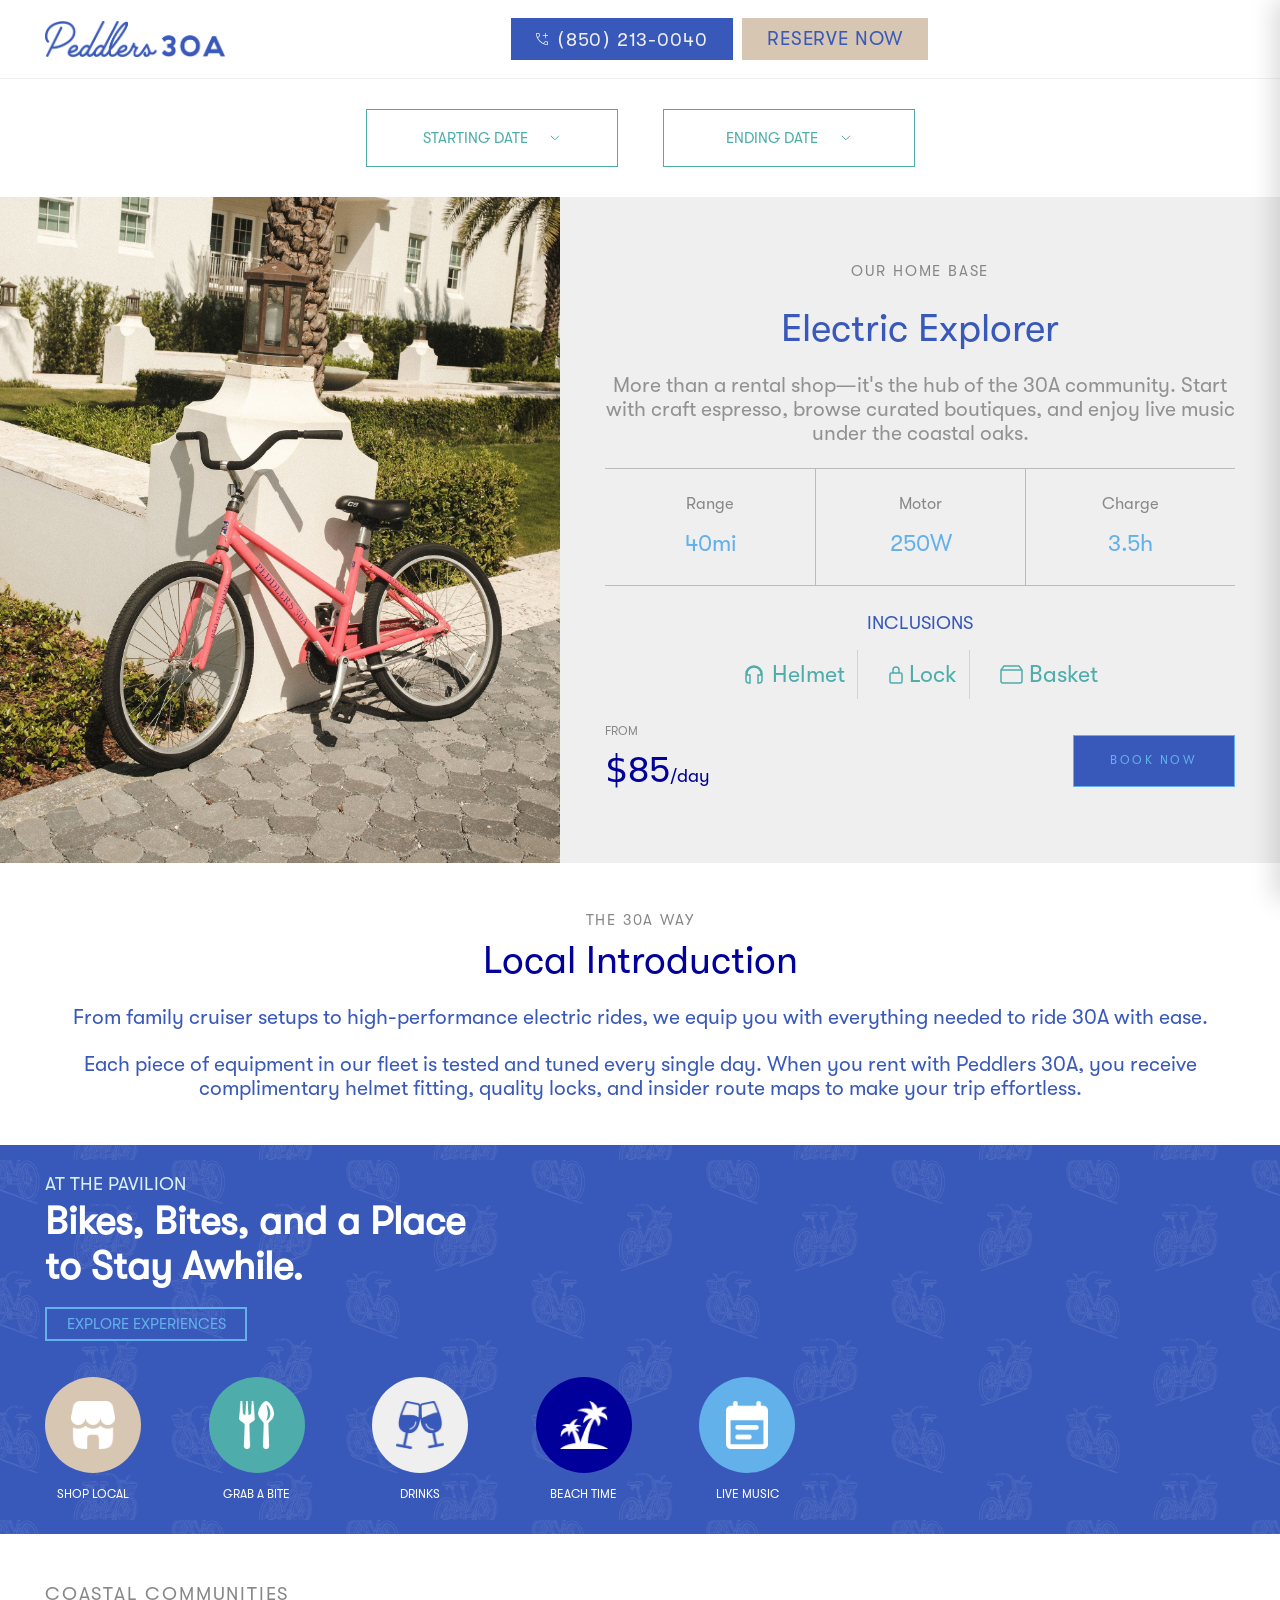
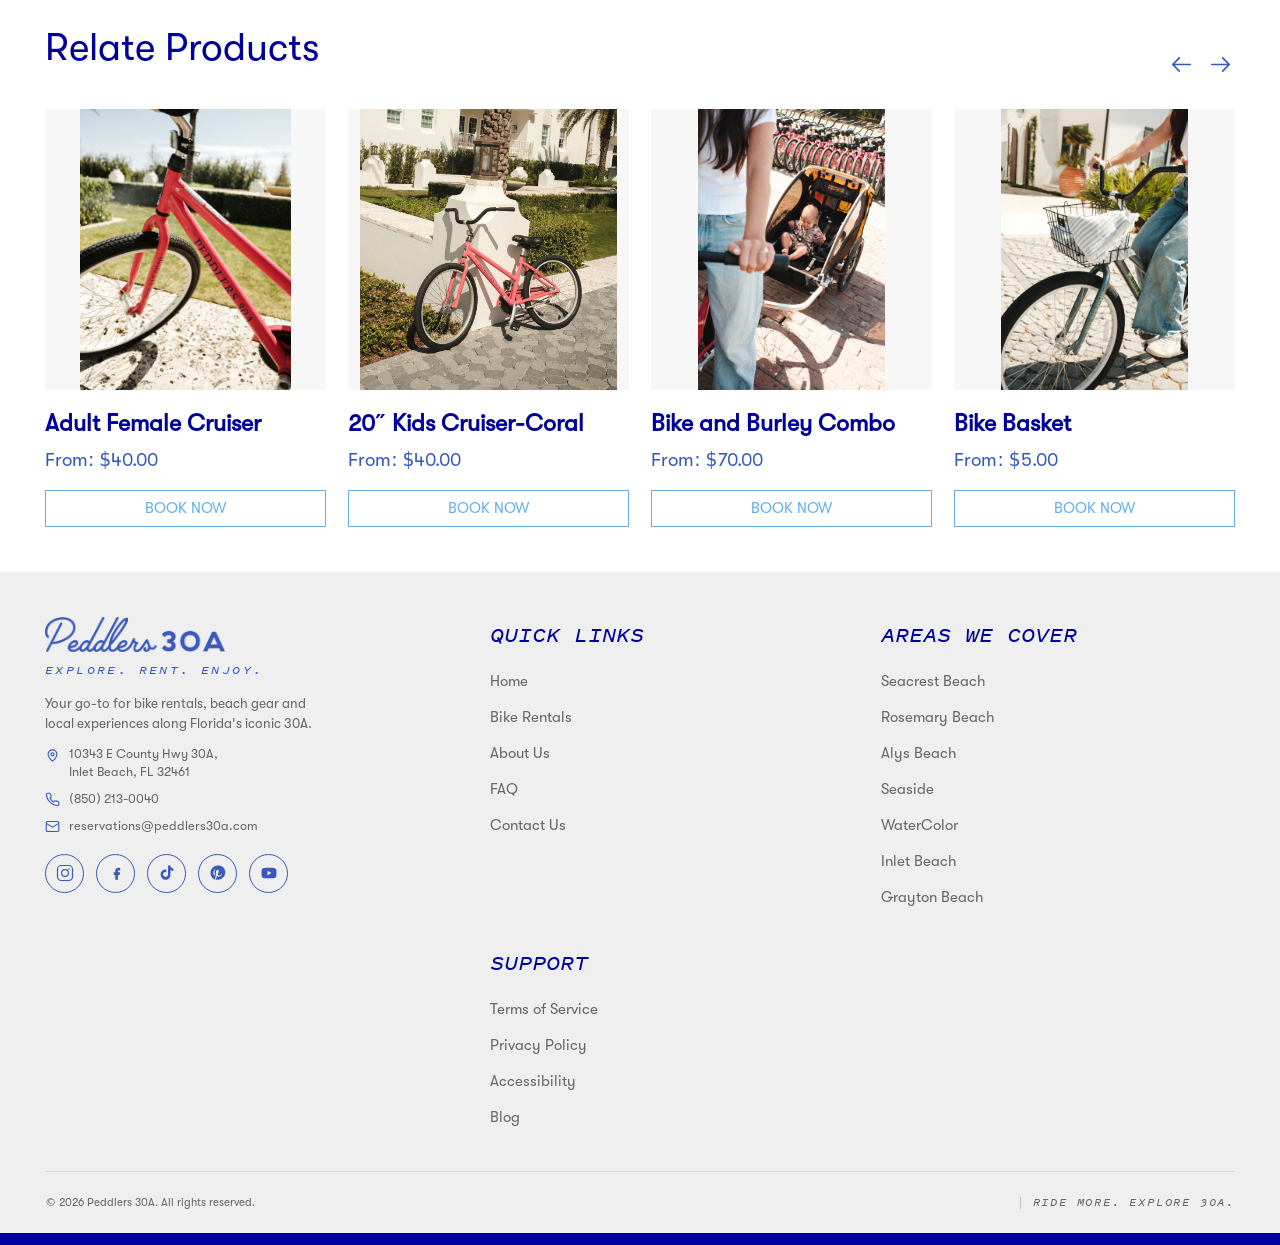
<file: product-detail.html>
<!DOCTYPE html>
<html lang="en">
  <head>
    <meta charset="UTF-8" />
    <meta name="viewport" content="width=device-width, initial-scale=1.0" />
    <title>Electric Explorer — Peddlers 30A</title>
    <meta
      name="description"
      content="More than a rental shop — it's the hub of the 30A community. Start with craft espresso, browse curated boutiques, and enjoy live music under the coastal oaks."
    />

    <link rel="stylesheet" href="assets/css/tokens.css?v=72" />
    <link rel="stylesheet" href="assets/css/fonts.css?v=80" />
    <link rel="stylesheet" href="assets/css/base.css?v=80" />
    <link rel="stylesheet" href="assets/css/components.css?v=81" />
    <link rel="stylesheet" href="assets/css/sections.css?v=200" />
    <link rel="stylesheet" href="assets/css/mobile.css?v=47" />
  </head>

  <body class="page-product-detail">
    <!-- ====================================================================
         01 — Top navigation (Header)
         ==================================================================== -->
    <header class="site-header">
    <div class="site-header__inner">
      <a class="site-header__logo" href="index.html" aria-label="Peddlers 30A — home">
        <img src="assets/img/logo-peddlers-30a.png" alt="Peddlers 30A" />
      </a>

      <nav class="site-nav" id="site-nav" aria-label="Primary">
        <a class="site-nav__link" href="index.html">HOME</a>
        <a class="site-nav__link" href="rentals.html">RENTALS</a>
        <a class="site-nav__link" href="category.html">PRODUCTS</a>
        <a class="site-nav__link" href="location.html">LOCATION</a>
        <a class="site-nav__link" href="about.html">ABOUT</a>
        <a class="site-nav__link" href="faq.html">FAQ</a>
        <a class="site-nav__link" href="contact.html">CONTACT</a>
      </nav>

      <div class="site-header__actions">
        <a class="btn btn--primary" href="tel:+18502130040">
          <img class="btn__icon" src="assets/icons/phone.svg" alt="" />
          (850) 213-0040
        </a>
        <a class="btn btn--sand" href="rentals.html">RESERVE NOW</a>
      </div>

      <button class="site-header__toggle" type="button" aria-expanded="false" aria-controls="site-nav"
        aria-label="Open menu">
        <span></span><span></span><span></span>
      </button>
    </div>
  </header>

    <main>
      <!-- ==================================================================
           02 — Date Range Selector
           ================================================================== -->
      <section class="date-selector">
        <div class="container date-selector__inner">
          <div class="date-selector__field" data-date-field="start">
            <button class="date-selector__btn" type="button" aria-haspopup="true" aria-expanded="false">
              <span>Starting Date</span>
              <svg viewBox="0 0 13 8" fill="none" aria-hidden="true"><path d="M1 1L6.5 6.5L12 1" stroke="currentColor" stroke-width="1.3" /></svg>
            </button>
            <div class="date-picker" hidden>
              <div class="date-picker__head">
                <button class="date-picker__nav" type="button" data-cal-prev aria-label="Previous month">
                  <svg viewBox="0 0 8 13" fill="none" aria-hidden="true"><path d="M7 1L1.5 6.5L7 12" stroke="currentColor" stroke-width="1.3" /></svg>
                </button>
                <span class="date-picker__month"></span>
                <button class="date-picker__nav" type="button" data-cal-next aria-label="Next month">
                  <svg viewBox="0 0 8 13" fill="none" aria-hidden="true"><path d="M1 1L6.5 6.5L1 12" stroke="currentColor" stroke-width="1.3" /></svg>
                </button>
              </div>
              <div class="date-picker__weekdays">
                <span>S</span><span>M</span><span>T</span><span>W</span><span>T</span><span>F</span><span>S</span>
              </div>
              <div class="date-picker__days"></div>
            </div>
          </div>
          <div class="date-selector__field" data-date-field="end">
            <button class="date-selector__btn" type="button" aria-haspopup="true" aria-expanded="false">
              <span>Ending Date</span>
              <svg viewBox="0 0 13 8" fill="none" aria-hidden="true"><path d="M1 1L6.5 6.5L12 1" stroke="currentColor" stroke-width="1.3" /></svg>
            </button>
            <div class="date-picker" hidden>
              <div class="date-picker__head">
                <button class="date-picker__nav" type="button" data-cal-prev aria-label="Previous month">
                  <svg viewBox="0 0 8 13" fill="none" aria-hidden="true"><path d="M7 1L1.5 6.5L7 12" stroke="currentColor" stroke-width="1.3" /></svg>
                </button>
                <span class="date-picker__month"></span>
                <button class="date-picker__nav" type="button" data-cal-next aria-label="Next month">
                  <svg viewBox="0 0 8 13" fill="none" aria-hidden="true"><path d="M1 1L6.5 6.5L1 12" stroke="currentColor" stroke-width="1.3" /></svg>
                </button>
              </div>
              <div class="date-picker__weekdays">
                <span>S</span><span>M</span><span>T</span><span>W</span><span>T</span><span>F</span><span>S</span>
              </div>
              <div class="date-picker__days"></div>
            </div>
          </div>
        </div>
      </section>

      <!-- ==================================================================
           03 — Product Hero Split (Electric Explorer)
           ================================================================== -->
      <section class="section product-hero">
        <div class="product-hero__grid">
          <figure class="product-hero__media">
            <img src="assets/img/s05-4.jpg" alt="Electric Explorer coral cruiser bike" />
          </figure>

          <div class="product-hero__panel">
            <div class="product-hero__inner">
              <p class="eyebrow product-hero__eyebrow">Our Home Base</p>
              <h1 class="product-hero__title">Electric Explorer</h1>

              <p class="product-hero__desc">
                More than a rental shop&mdash;it's the hub of the 30A community. Start with craft espresso, browse curated boutiques, and enjoy live music under the coastal oaks.
              </p>

              <div class="product-hero__specs">
                <div class="product-hero__spec">
                  <p class="product-hero__spec-label">Range</p>
                  <p class="product-hero__spec-value">40mi</p>
                </div>
                <div class="product-hero__spec">
                  <p class="product-hero__spec-label">Motor</p>
                  <p class="product-hero__spec-value">250W</p>
                </div>
                <div class="product-hero__spec">
                  <p class="product-hero__spec-label">Charge</p>
                  <p class="product-hero__spec-value">3.5h</p>
                </div>
              </div>

              <div class="product-hero__pills-wrap">
                <p class="product-hero__inclusions-label">Inclusions</p>
                <div class="product-hero__pills">
                  <span class="product-hero__pill">
                    <svg width="24" height="19" viewBox="0 0 24 19" fill="none" stroke="currentColor" stroke-width="1.5"><path d="M12 1a8 8 0 0 0-8 8v6a3 3 0 0 0 3 3h1v-8H5v-1a7 7 0 0 1 14 0v1h-3v8h1a3 3 0 0 0 3-3V9a8 8 0 0 0-8-8z" /></svg>
                    Helmet
                  </span>
                  <span class="product-hero__pill">
                    <svg width="14" height="19" viewBox="0 0 14 19" fill="none" stroke="currentColor" stroke-width="1.5"><rect x="1" y="8" width="12" height="10" rx="1.5" /><path d="M4 8V5a3 3 0 0 1 6 0v3" /></svg>
                    Lock
                  </span>
                  <span class="product-hero__pill">
                    <svg width="23" height="19" viewBox="0 0 23 19" fill="none" stroke="currentColor" stroke-width="1.5"><path d="M4 1L1 5v11a2 2 0 0 0 2 2h17a2 2 0 0 0 2-2V5l-3-4z" /><path d="M1 5h21" /></svg>
                    Basket
                  </span>
                </div>
              </div>

              <div class="product-hero__footer">
                <div>
                  <p class="product-hero__price-label">From</p>
                  <p class="product-hero__price">$85<span>/day</span></p>
                </div>
                <a class="product-hero__book-btn" href="rentals.html">Book Now</a>
              </div>
            </div>
          </div>
        </div>
      </section>

      <!-- ==================================================================
           04 — The 30A Way / Local Introduction
           ================================================================== -->
      <section class="section local-intro">
        <div class="container local-intro__inner">
          <p class="eyebrow">The 30A Way</p>
          <h2 class="local-intro__title">Local Introduction</h2>
          <p class="local-intro__copy">
            From family cruiser setups to high-performance electric rides, we equip you with everything needed to ride 30A with ease.
          </p>
          <p class="local-intro__copy">
            Each piece of equipment in our fleet is tested and tuned every single day. When you rent with Peddlers 30A, you receive complimentary helmet fitting, quality locks, and insider route maps to make your trip effortless.
          </p>
        </div>
      </section>

      <!-- ==================================================================
           05 — Make It A Day To Remember
           ================================================================== -->
      <section class="section day-banner">
        <div class="container day-banner__inner">
          <div class="day-banner__content">
            <p class="day-banner__eyebrow">AT THE PAVILION</p>
            <h2 class="day-banner__title">Bikes, Bites, and a Place to Stay Awhile.</h2>
            <a class="btn btn--ghost day-banner__btn" href="index.html#experiences">EXPLORE EXPERIENCES</a>
          </div>

          <div class="day-banner__badges">
            <div class="day-badge">
              <div class="day-badge__circle day-badge__circle--sand">
                <img src="assets/img/Vector.png" alt="" />
              </div>
              <span class="day-badge__label">SHOP LOCAL</span>
            </div>

            <div class="day-badge">
              <div class="day-badge__circle day-badge__circle--teal">
                <img src="assets/img/Vector-1.png?v=2" alt="" />
              </div>
              <span class="day-badge__label">GRAB A BITE</span>
            </div>

            <div class="day-badge">
              <div class="day-badge__circle day-badge__circle--light">
                <img src="assets/img/Vector-2.png?v=2" alt="" />
              </div>
              <span class="day-badge__label">DRINKS</span>
            </div>

            <div class="day-badge">
              <div class="day-badge__circle day-badge__circle--navy">
                <img src="assets/img/Group-147.png" alt="" />
              </div>
              <span class="day-badge__label">BEACH TIME</span>
            </div>

            <div class="day-badge">
              <div class="day-badge__circle day-badge__circle--sky">
                <img src="assets/img/Vector-4.png?v=1" alt="" />
              </div>
              <span class="day-badge__label">LIVE MUSIC</span>
            </div>
          </div>
        </div>
      </section>

      <!-- ==================================================================
           06 — COASTAL COMMUNITIES / Relate Products
           ================================================================== -->
      <section class="section relate-products">
        <div class="container">
          <div class="relate-products__head">
            <div>
              <p class="eyebrow">COASTAL COMMUNITIES</p>
              <h2 class="why__title">Relate Products</h2>
            </div>
            <div class="relate-products__nav">
              <button class="carousel-nav__btn" type="button" aria-label="Previous product">
                <svg viewBox="0 0 32 25" fill="none" xmlns="http://www.w3.org/2000/svg" aria-hidden="true" width="24"
                  height="20">
                  <path fill-rule="evenodd" clip-rule="evenodd"
                    d="M0.401095 11.5212C0.144261 11.7809 5.30349e-07 12.133 5.46392e-07 12.5C5.62436e-07 12.867 0.144261 13.2191 0.401095 13.4788L11.3729 24.5592C11.4985 24.6953 11.6499 24.8044 11.8181 24.8801C11.9864 24.9558 12.168 24.9965 12.3521 24.9998C12.5363 25.0031 12.7192 24.9689 12.89 24.8992C13.0607 24.8295 13.2159 24.7259 13.3461 24.5943C13.4763 24.4628 13.579 24.3061 13.648 24.1337C13.717 23.9612 13.7508 23.7765 13.7476 23.5905C13.7443 23.4045 13.704 23.2211 13.6291 23.0512C13.5541 22.8813 13.446 22.7284 13.3113 22.6016L4.68011 13.8851L30.6285 13.8851C30.9923 13.8851 31.3411 13.7391 31.5983 13.4794C31.8555 13.2196 32 12.8673 32 12.5C32 12.1327 31.8555 11.7804 31.5983 11.5206C31.3411 11.2609 30.9923 11.115 30.6285 11.115L4.68011 11.115L13.3113 2.39837C13.446 2.27157 13.5541 2.11866 13.6291 1.94876C13.704 1.77886 13.7443 1.59546 13.7476 1.40948C13.7508 1.22351 13.717 1.03879 13.648 0.866323C13.579 0.69386 13.4763 0.537194 13.3461 0.405672C13.2159 0.27415 13.0607 0.170466 12.89 0.100805C12.7192 0.0311448 12.5363 -0.00306484 12.3521 0.000216414C12.168 0.00349767 11.9864 0.0442025 11.8181 0.119904C11.6499 0.195605 11.4985 0.304751 11.3729 0.440831L0.401095 11.5212Z"
                    fill="currentColor" />
                </svg>
              </button>
              <button class="carousel-nav__btn" type="button" aria-label="Next product">
                <svg viewBox="92 0 32 25" fill="none" xmlns="http://www.w3.org/2000/svg" aria-hidden="true" width="24"
                  height="20">
                  <path fill-rule="evenodd" clip-rule="evenodd"
                    d="M123.599 11.5212C123.856 11.7809 124 12.133 124 12.5C124 12.867 123.856 13.2191 123.599 13.4788L112.627 24.5592C112.502 24.6953 112.35 24.8044 112.182 24.8801C112.014 24.9558 111.832 24.9965 111.648 24.9998C111.464 25.0031 111.281 24.9689 111.11 24.8992C110.939 24.8295 110.784 24.7259 110.654 24.5943C110.524 24.4628 110.421 24.3061 110.352 24.1337C110.283 23.9612 110.249 23.7765 110.252 23.5905C110.256 23.4045 110.296 23.2211 110.371 23.0512C110.446 22.8813 110.554 22.7284 110.689 22.6016L119.32 13.8851L93.3715 13.8851C93.0077 13.8851 92.6589 13.7391 92.4017 13.4794C92.1445 13.2196 92 12.8673 92 12.5C92 12.1327 92.1445 11.7804 92.4017 11.5206C92.6589 11.2609 93.0077 11.115 93.3715 11.115L119.32 11.115L110.689 2.39837C110.554 2.27157 110.446 2.11866 110.371 1.94876C110.296 1.77886 110.256 1.59546 110.252 1.40948C110.249 1.22351 110.283 1.03879 110.352 0.866323C110.421 0.69386 110.524 0.537194 110.654 0.405672C110.784 0.27415 110.939 0.170466 111.11 0.100805C111.281 0.0311448 111.464 -0.00306484 111.648 0.000216414C111.832 0.00349767 112.014 0.0442025 112.182 0.119904C112.35 0.195605 112.502 0.304751 112.627 0.440831L123.599 11.5212Z"
                    fill="currentColor" />
                </svg>
              </button>
            </div>
          </div>

          <div class="rental__grid relate-products__grid">
            <article class="bike-card">
              <figure class="bike-card__media">
                <img class="media-cover" src="assets/img/s05-1.jpg" alt="Adult Female Cruiser" />
              </figure>
              <div class="bike-card__body">
                <h3 class="bike-card__title">Adult Female Cruiser</h3>
                <p class="bike-card__price">From: <span>$40.00</span></p>
                <a class="btn btn--outline bike-card__cta" href="product-detail.html">BOOK NOW</a>
              </div>
            </article>

            <article class="bike-card">
              <figure class="bike-card__media">
                <img class="media-cover" src="assets/img/s05-4.jpg" alt="20 inch Kids Cruiser-Coral" />
              </figure>
              <div class="bike-card__body">
                <h3 class="bike-card__title">20&Prime; Kids Cruiser-Coral</h3>
                <p class="bike-card__price">From: <span>$40.00</span></p>
                <a class="btn btn--outline bike-card__cta" href="product-detail.html">BOOK NOW</a>
              </div>
            </article>

            <article class="bike-card">
              <figure class="bike-card__media">
                <img class="media-cover" src="assets/img/s05-3.jpg" alt="Bike and Burley Combo" />
              </figure>
              <div class="bike-card__body">
                <h3 class="bike-card__title">Bike and Burley Combo</h3>
                <p class="bike-card__price">From: <span>$70.00</span></p>
                <a class="btn btn--outline bike-card__cta" href="product-detail.html">BOOK NOW</a>
              </div>
            </article>

            <article class="bike-card">
              <figure class="bike-card__media">
                <img class="media-cover" src="assets/img/s05-2.jpg" alt="Bike Basket" />
              </figure>
              <div class="bike-card__body">
                <h3 class="bike-card__title">Bike Basket</h3>
                <p class="bike-card__price">From: <span>$5.00</span></p>
                <a class="btn btn--outline bike-card__cta" href="product-detail.html">BOOK NOW</a>
              </div>
            </article>
          </div>
        </div>
      </section>
    </main>

    <!-- ====================================================================
         07 — Site Footer
         ==================================================================== -->
    <footer class="site-footer">
      <div class="container">
        <div class="site-footer__grid">
          <div class="site-footer__brand">
            <a class="site-footer__logo" href="index.html" aria-label="Peddlers 30A">
              <img src="assets/img/logo-peddlers-30a.png" alt="Peddlers 30A" />
            </a>
            <p class="site-footer__tagline">Explore. Rent. Enjoy.</p>
            <p class="site-footer__blurb">Your go-to for bike rentals, beach gear and local experiences along Florida's iconic 30A.</p>
            <ul class="site-footer__contact">
              <li>
                <svg viewBox="0 0 24 24" fill="none" stroke="currentColor" stroke-width="1.8" aria-hidden="true"><path d="M12 21s-7-5.686-7-11a7 7 0 1 1 14 0c0 5.314-7 11-7 11z" /><circle cx="12" cy="10" r="2.5" /></svg>
                <span>10343 E County Hwy 30A,<br />Inlet Beach, FL 32461</span>
              </li>
              <li>
                <svg viewBox="0 0 24 24" fill="none" stroke="currentColor" stroke-width="1.8" aria-hidden="true"><path d="M22 16.92v3a2 2 0 0 1-2.18 2 19.79 19.79 0 0 1-8.63-3.07 19.5 19.5 0 0 1-6-6 19.79 19.79 0 0 1-3.07-8.67A2 2 0 0 1 4.11 2h3a2 2 0 0 1 2 1.72c.127.96.36 1.903.7 2.81a2 2 0 0 1-.45 2.11L8.09 9.91a16 16 0 0 0 6 6l1.27-1.27a2 2 0 0 1 2.11-.45c.907.34 1.85.57 2.81.7A2 2 0 0 1 22 16.92z" /></svg>
                <a href="tel:+18502130040">(850) 213-0040</a>
              </li>
              <li>
                <svg viewBox="0 0 24 24" fill="none" stroke="currentColor" stroke-width="1.8" aria-hidden="true"><rect x="2" y="4" width="20" height="16" rx="2" /><path d="M2 7l10 6 10-6" /></svg>
                <a href="mailto:reservations@peddlers30a.com">reservations@peddlers30a.com</a>
              </li>
            </ul>
            <div class="site-footer__social">
              <a href="https://instagram.com" target="_blank" rel="noopener" aria-label="Instagram"><svg viewBox="0 0 24 24" fill="none" stroke="currentColor" stroke-width="1.6" aria-hidden="true"><rect x="2" y="2" width="20" height="20" rx="5" /><circle cx="12" cy="12" r="4.5" /><circle cx="17.2" cy="6.8" r="1" fill="currentColor" stroke="none" /></svg></a>
              <a href="https://facebook.com" target="_blank" rel="noopener" aria-label="Facebook"><svg viewBox="0 0 24 24" fill="currentColor" stroke="none" aria-hidden="true"><path d="M15 8.5h2.5V5h-2.5c-2.2 0-4 1.8-4 4v2H9v3.5h2v6.5h3.5V14.5h2.3l.7-3.5h-3V9c0-.3.2-.5.5-.5z" /></svg></a>
              <a href="https://tiktok.com" target="_blank" rel="noopener" aria-label="TikTok"><svg viewBox="0 0 24 24" fill="currentColor" stroke="none" aria-hidden="true"><path d="M16.5 2c.4 2.2 1.9 3.8 4 4.2v3c-1.5 0-2.9-.5-4-1.3v6.6c0 3.6-2.9 6.5-6.5 6.5S3.5 17.5 3.5 13.9 6.4 7.4 10 7.4c.4 0 .8 0 1.2.1v3.2c-.4-.1-.8-.2-1.2-.2-1.8 0-3.3 1.5-3.3 3.3s1.5 3.3 3.3 3.3 3.4-1.4 3.4-3.2V2h3.1z" /></svg></a>
              <a href="https://pinterest.com" target="_blank" rel="noopener" aria-label="Pinterest"><svg viewBox="0 0 24 24" fill="currentColor" stroke="none" aria-hidden="true"><path d="M12 2C6.5 2 2 6.5 2 12c0 4.2 2.6 7.8 6.3 9.3-.1-.8-.2-2 0-2.9l1.4-6s-.4-.7-.4-1.8c0-1.7 1-3 2.2-3 1 0 1.5.8 1.5 1.7 0 1-.7 2.6-1 4-.3 1.2.6 2.2 1.8 2.2 2.1 0 3.7-2.2 3.7-5.4 0-2.8-2-4.8-4.9-4.8-3.3 0-5.3 2.5-5.3 5.1 0 1 .4 2.1.9 2.7.1.1.1.2.1.3l-.4 1.5c0 .2-.2.2-.3.1-1.2-.5-1.9-2.2-1.9-3.5 0-2.9 2.1-5.6 6.1-5.6 3.2 0 5.7 2.3 5.7 5.3 0 3.2-2 5.7-4.8 5.7-.9 0-1.8-.5-2.1-1.1l-.6 2.2c-.2.8-.8 1.9-1.2 2.5.9.3 1.9.4 2.9.4 5.5 0 10-4.5 10-10S17.5 2 12 2z" /></svg></a>
              <a href="https://youtube.com" target="_blank" rel="noopener" aria-label="YouTube"><svg viewBox="0 0 24 24" fill="currentColor" stroke="none" aria-hidden="true"><path d="M22 12s0-3.2-.4-4.7c-.2-.9-.9-1.6-1.8-1.8C18.2 5 12 5 12 5s-6.2 0-7.8.5c-.9.2-1.6.9-1.8 1.8C2 8.8 2 12 2 12s0 3.2.4 4.7c.2.9.9 1.6 1.8 1.8C5.8 19 12 19 12 19s6.2 0 7.8-.5c.9-.2 1.6-.9 1.8-1.8.4-1.5.4-4.7.4-4.7zM10 15V9l5.2 3-5.2 3z" /></svg></a>
            </div>
          </div>

          <div class="site-footer__cols">
            <div>
              <h2 class="site-footer__heading">QUICK LINKS</h2>
              <ul>
                <li><a href="index.html">Home</a></li>
                <li><a href="rentals.html">Bike Rentals</a></li>
                <li><a href="about.html">About Us</a></li>
                <li><a href="faq.html">FAQ</a></li>
                <li><a href="contact.html">Contact Us</a></li>
              </ul>
            </div>
            <div>
              <h2 class="site-footer__heading">AREAS WE COVER</h2>
              <ul>
                <li><a href="location.html">Seacrest Beach</a></li>
                <li><a href="location.html">Rosemary Beach</a></li>
                <li><a href="location.html">Alys Beach</a></li>
                <li><a href="location.html">Seaside</a></li>
                <li><a href="location.html">WaterColor</a></li>
                <li><a href="location.html">Inlet Beach</a></li>
                <li><a href="location.html">Grayton Beach</a></li>
              </ul>
            </div>
            <div>
              <h2 class="site-footer__heading">SUPPORT</h2>
              <ul>
                <li><a href="terms-of-service.html">Terms of Service</a></li>
                <li><a href="privacy-policy.html">Privacy Policy</a></li>
                <li><a href="#">Accessibility</a></li>
                <li><a href="#">Blog</a></li>
              </ul>
            </div>
          </div>
        </div>

        <div class="site-footer__base">
          <p class="site-footer__copy">&copy; 2026 Peddlers 30A. All rights reserved.</p>
          <p class="site-footer__tag">Ride More. Explore 30A.</p>
        </div>
      </div>
      <div class="site-footer__rule"></div>
    </footer>

    <script src="assets/js/main.js?v=82"></script>
  </body>
</html>
</file>
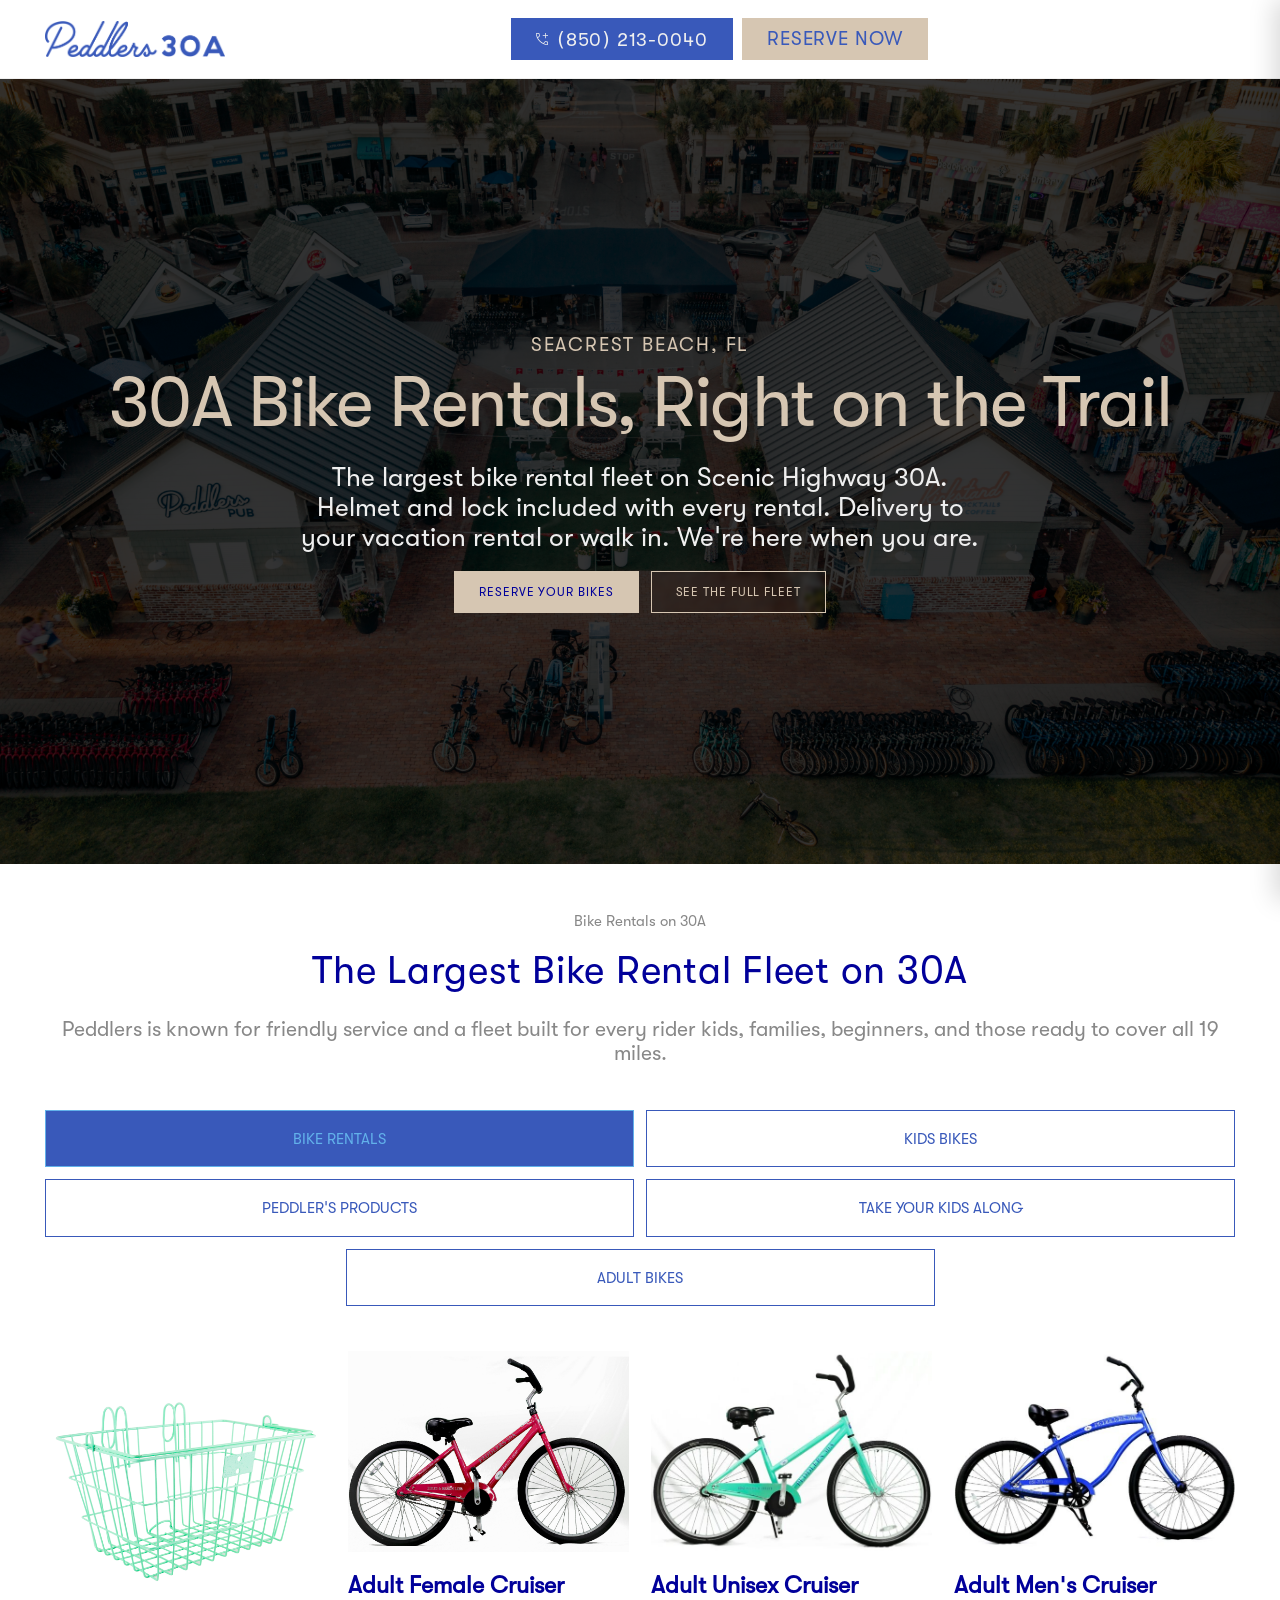
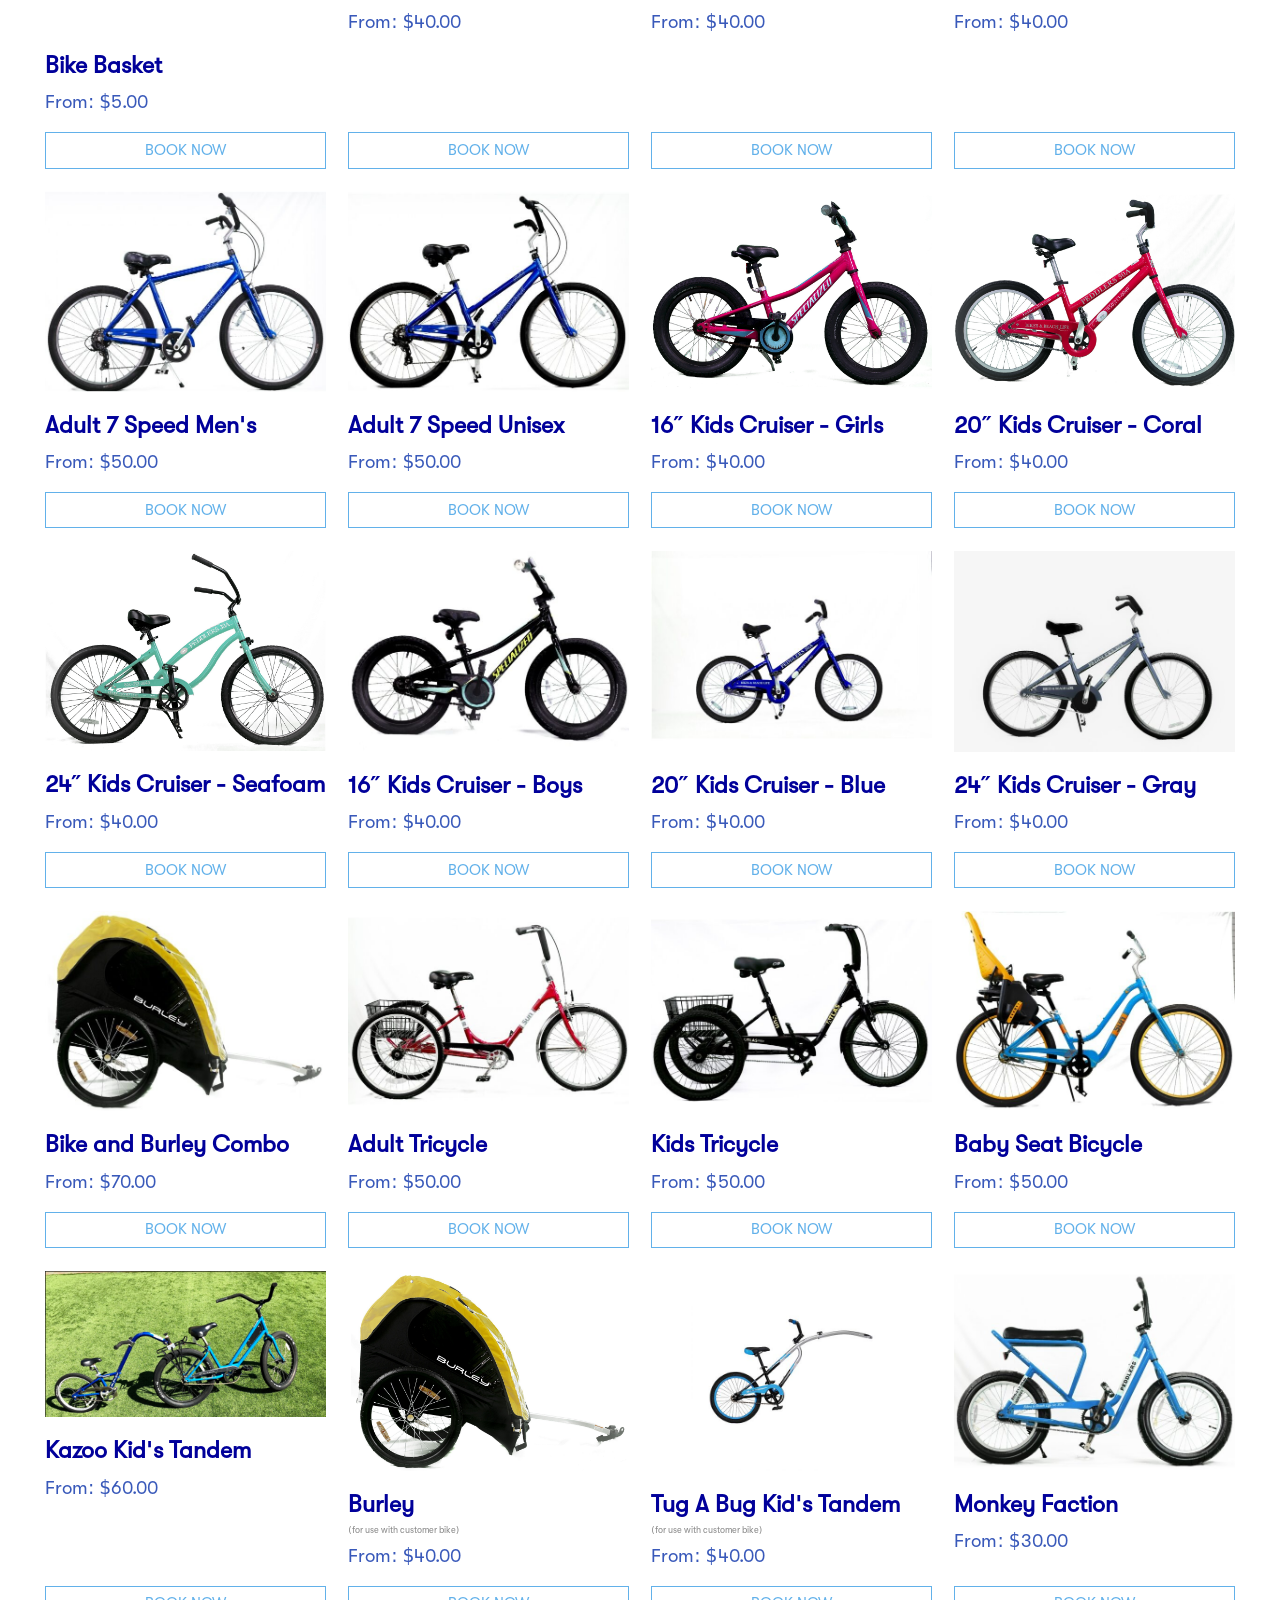
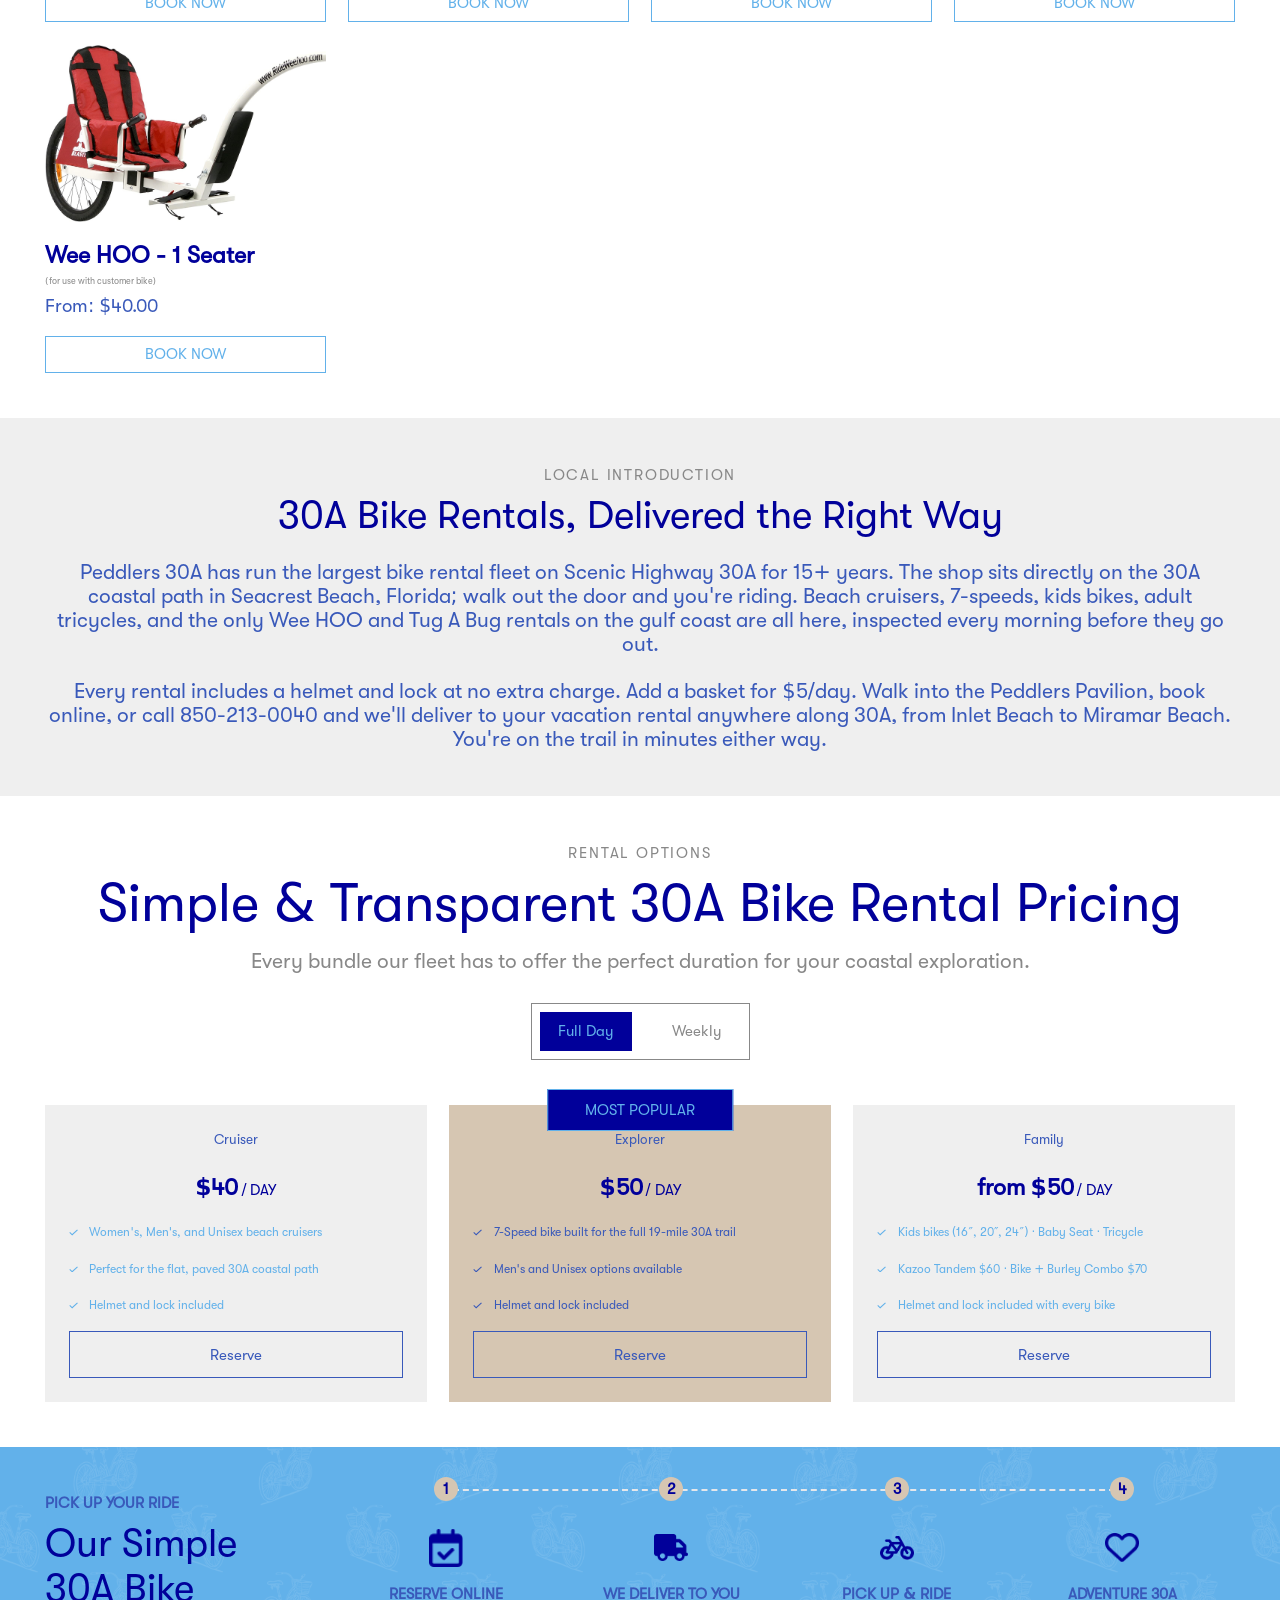
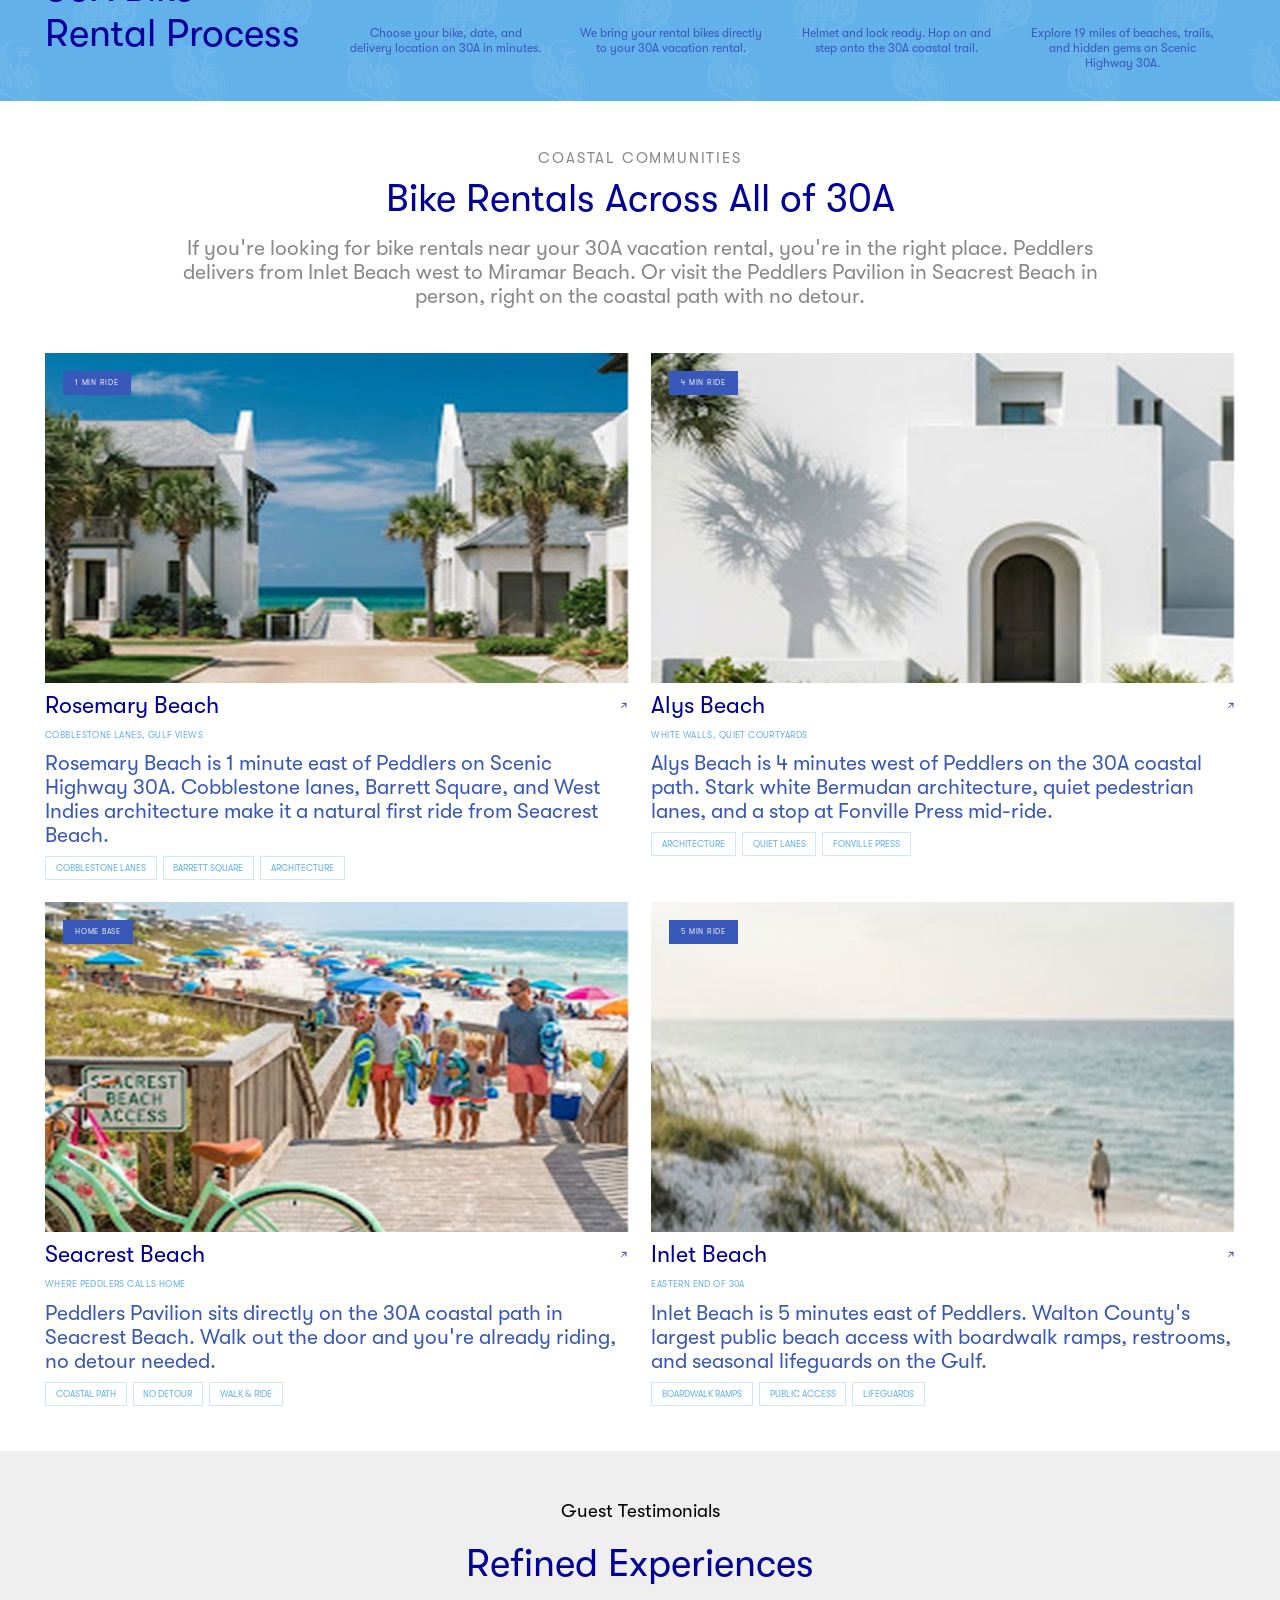
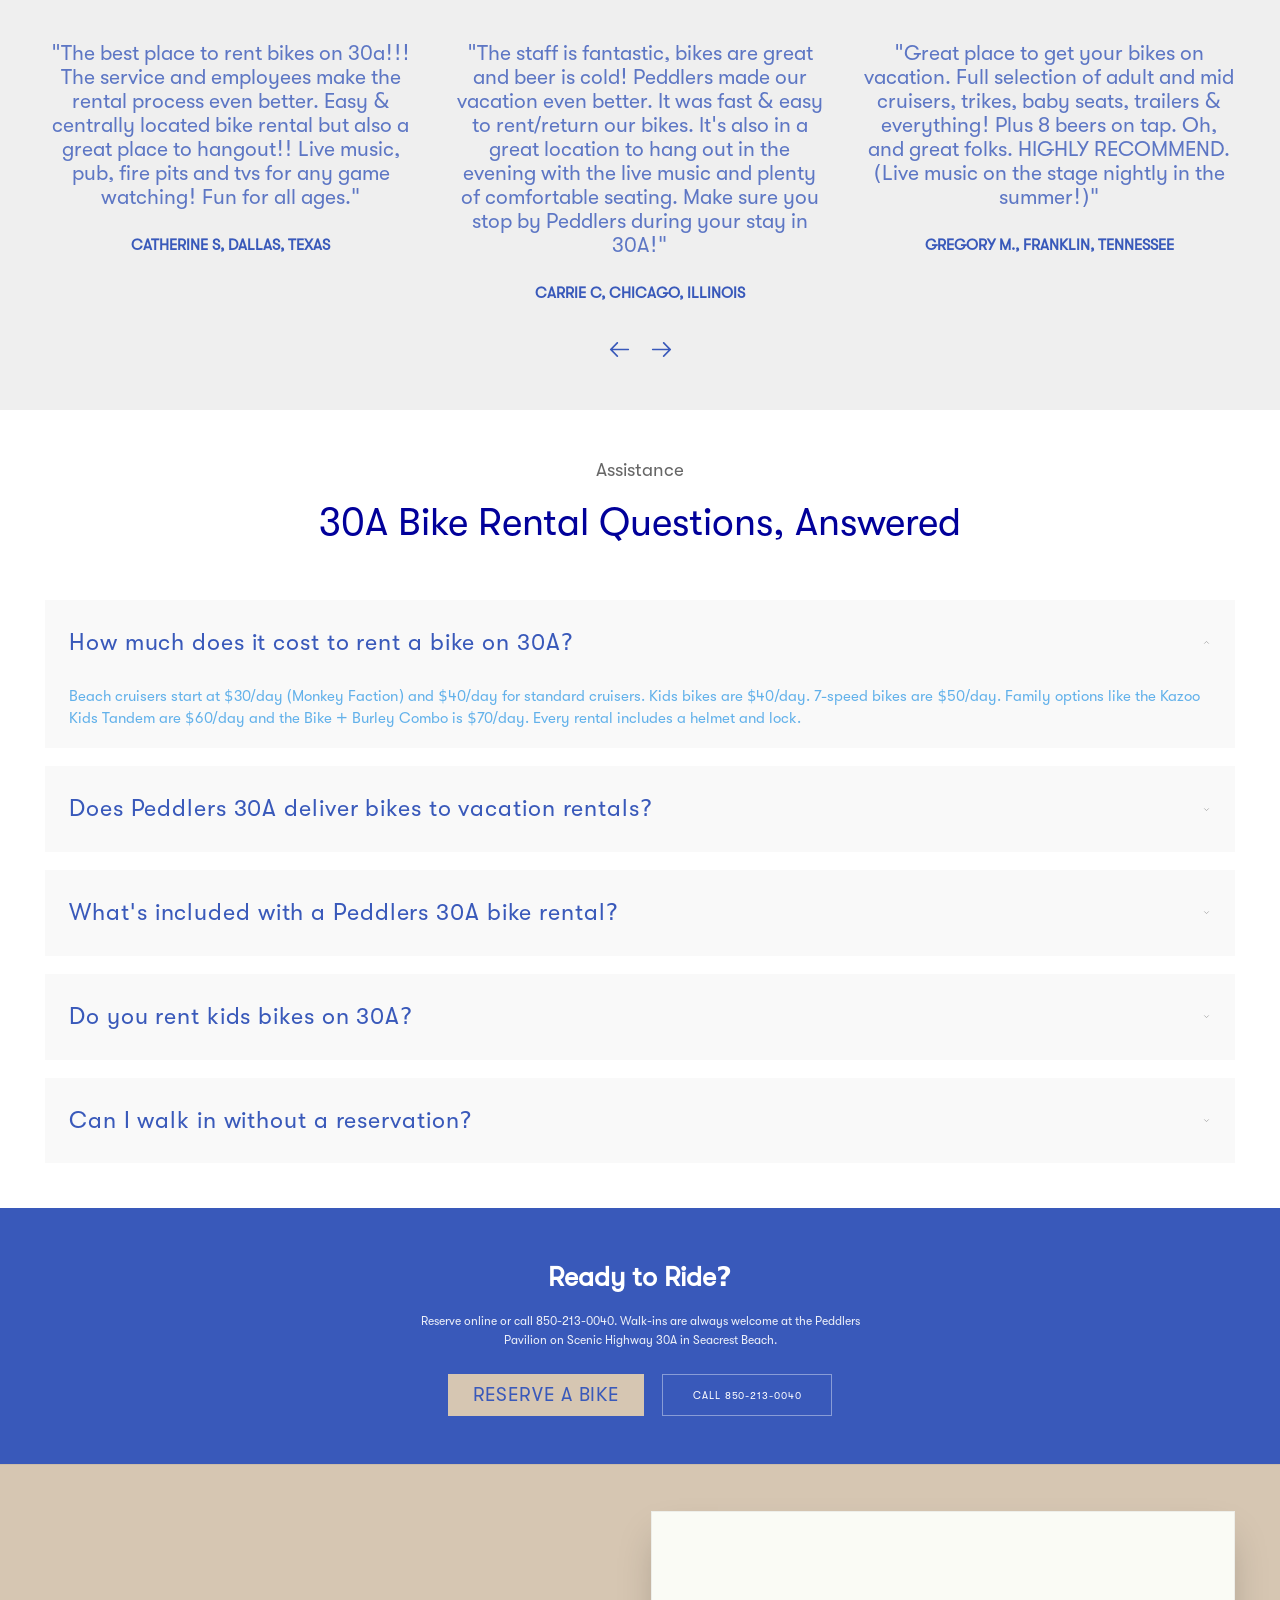
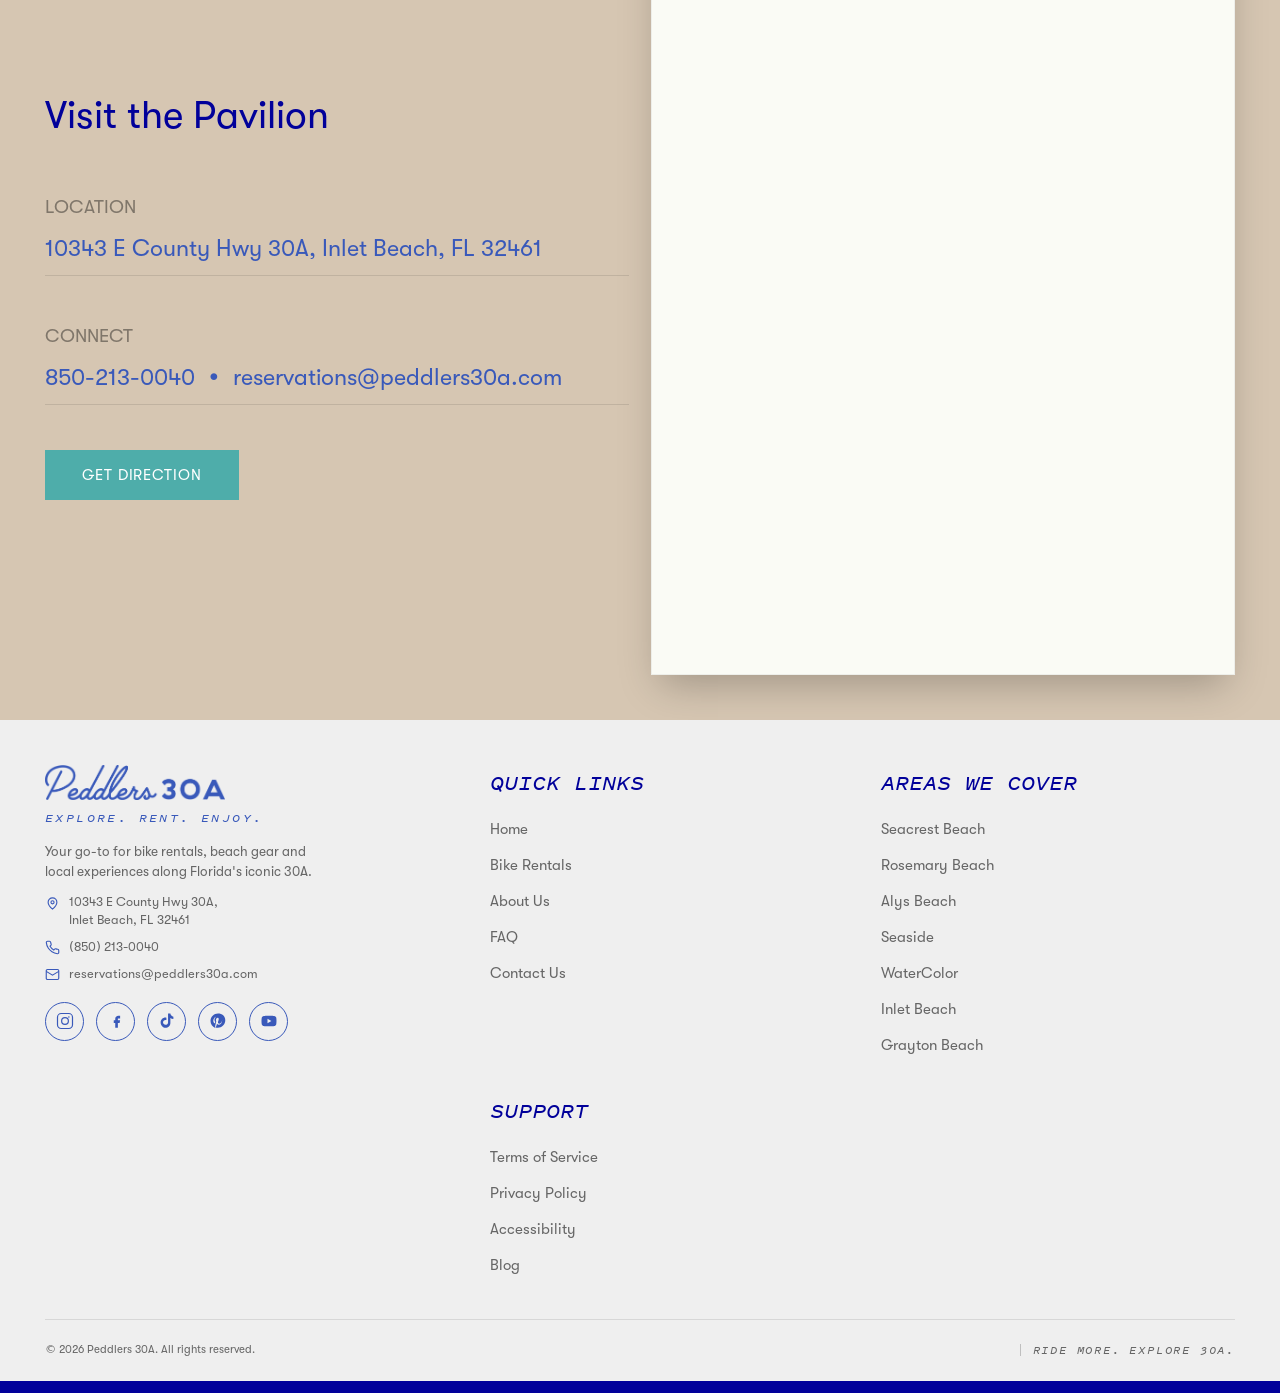
<file: rentals.html>
<!DOCTYPE html>
<html lang="en">

<head>
  <meta charset="UTF-8" />
  <meta name="viewport" content="width=device-width, initial-scale=1.0" />
  <title>30A Bike Rentals at Peddlers Pavilion, Seacrest Beach</title>
  <meta name="description"
    content="Largest bike rental fleet on 30A. Helmet and lock included. Delivery to every community. Walk-ins welcome in Seacrest Beach, FL. Call 850-213-0040." />

  <link rel="stylesheet" href="assets/css/tokens.css?v=72" />
  <link rel="stylesheet" href="assets/css/fonts.css?v=80" />
  <link rel="stylesheet" href="assets/css/base.css?v=80" />
  <link rel="stylesheet" href="assets/css/components.css?v=81" />
  <link rel="stylesheet" href="assets/css/sections.css?v=200" />
  <link rel="stylesheet" href="assets/css/mobile.css?v=47" />

  <style>
    /* Rentals page — responsive fixes for grids that use inline layout */
    .rt-trust {
      display: flex;
      justify-content: space-around;
      flex-wrap: wrap;
      gap: 2rem;
      align-items: center;
      text-align: center;
    }

    .rt-grid-3,
    .rt-grid-4 {
      display: grid;
      gap: 1.5rem;
    }

    .rt-grid-3 {
      grid-template-columns: repeat(3, 1fr);
    }

    .rt-grid-4 {
      grid-template-columns: repeat(4, 1fr);
    }

    @media (max-width: 1024px) {

      .rt-grid-3,
      .rt-grid-4 {
        grid-template-columns: repeat(2, 1fr);
      }
    }

    @media (max-width: 640px) {
      .rt-trust {
        gap: 1.25rem;
      }

      .rt-grid-3,
      .rt-grid-4 {
        grid-template-columns: 1fr;
      }
    }

    /* Full 21-item catalog -- qualifier text for the trail-a-bike/trailer
       attachments that only work with a customer's own bike. */
    .bike-card__note {
      display: block;
      font-size: 0.75rem;
      font-weight: 400;
      color: var(--text);
      text-transform: none;
      letter-spacing: 0;
    }
  </style>
</head>

<body class="page-rentals">
  <!-- ====================================================================
         01 — Top navigation (Header)
         ==================================================================== -->
  <header class="site-header">
    <div class="site-header__inner">
      <a class="site-header__logo" href="index.html" aria-label="Peddlers 30A — home">
        <img src="assets/img/logo-peddlers-30a.png" alt="Peddlers 30A" />
      </a>

      <nav class="site-nav" id="site-nav" aria-label="Primary">
        <a class="site-nav__link" href="index.html">HOME</a>
        <a class="site-nav__link is-active" href="rentals.html">RENTALS</a>
        <a class="site-nav__link" href="category.html">PRODUCTS</a>
        <a class="site-nav__link" href="location.html">LOCATION</a>
        <a class="site-nav__link" href="about.html">ABOUT</a>
        <a class="site-nav__link" href="faq.html">FAQ</a>
        <a class="site-nav__link" href="contact.html">CONTACT</a>
      </nav>

      <div class="site-header__actions">
        <a class="btn btn--primary" href="tel:+18502130040">
          <img class="btn__icon" src="assets/icons/phone.svg" alt="" />
          (850) 213-0040
        </a>
        <a class="btn btn--sand" href="rentals.html">RESERVE NOW</a>
      </div>

      <button class="site-header__toggle" type="button" aria-expanded="false" aria-controls="site-nav"
        aria-label="Open menu">
        <span></span><span></span><span></span>
      </button>
    </div>
  </header>

  <main>
    <!-- ==================================================================
           02 — Hero
           ================================================================== -->
    <section class="hero hero--rentals" style="background-image: url('assets/img/hero-bg.jpg');">
      <div class="container hero__inner">
        <p class="eyebrow" style="color: var(--s3);">Seacrest Beach, FL</p>
        <h1 class="hero__title">30A Bike Rentals, Right on the Trail</h1>
        <p class="hero__lead">
          The largest bike rental fleet on Scenic Highway 30A. Helmet and lock included with every rental. Delivery to
          your vacation rental or walk in. We're here when you are.
        </p>
        <div class="hero__actions">
          <a class="btn btn--primary" href="#catalog">RESERVE YOUR BIKES</a>
          <a class="btn btn--ghost" href="#catalog">SEE THE FULL FLEET</a>
        </div>
      </div>
    </section>

    <!-- ==================================================================
           03 — Largest Bike Rental Catalog (8 Cards)
           ================================================================== -->
    <section class="section rental rental--catalog" id="catalog">
      <div class="container">
        <div class="rental__head">
          <p class="eyebrow">Bike Rentals on 30A</p>
          <h2 class="rental__title">The Largest Bike Rental Fleet on 30A</h2>
          <p class="rental__subtitle">
            Peddlers is known for friendly service and a fleet built for every rider kids, families, beginners, and
            those ready to cover all 19 miles.
          </p>
        </div>

        <div class="rental-filters">
          <button class="rental-filters__btn is-active" type="button" data-filter="all">BIKE RENTALS</button>
          <button class="rental-filters__btn" type="button" data-filter="kids-bikes">KIDS BIKES</button>
          <button class="rental-filters__btn" type="button" data-filter="peddlers-products">PEDDLER'S PRODUCTS</button>
          <button class="rental-filters__btn" type="button" data-filter="kids-along">TAKE YOUR KIDS ALONG</button>
          <button class="rental-filters__btn" type="button" data-filter="adult-bikes">ADULT BIKES</button>
        </div>

        <div class="rental__grid">
          <article class="bike-card" data-category="peddlers-products">
            <figure class="bike-card__media">
              <img class="media-cover" src="assets/img/products/bike-basket.jpg" alt="Bike Basket" />
            </figure>
            <div class="bike-card__body">
              <h3 class="bike-card__title">Bike Basket</h3>
              <p class="bike-card__price">From: <span>$5.00</span></p>
              <a class="btn btn--outline bike-card__cta" href="https://shop.peddlers30a.com/store/bike-basket/" target="_blank" rel="noopener">BOOK NOW</a>
            </div>
          </article>

          <article class="bike-card" data-category="adult-bikes">
            <figure class="bike-card__media">
              <img class="media-cover" src="assets/img/products/adult-female-cruiser.jpg" alt="Adult Female Cruiser" />
            </figure>
            <div class="bike-card__body">
              <h3 class="bike-card__title">Adult Female Cruiser</h3>
              <p class="bike-card__price">From: <span>$40.00</span></p>
              <a class="btn btn--outline bike-card__cta" href="https://shop.peddlers30a.com/store/adult-female-cruiser/" target="_blank" rel="noopener">BOOK NOW</a>
            </div>
          </article>

          <article class="bike-card" data-category="adult-bikes">
            <figure class="bike-card__media">
              <img class="media-cover" src="assets/img/products/adult-unisex-cruiser.jpg" alt="Adult Unisex Cruiser" />
            </figure>
            <div class="bike-card__body">
              <h3 class="bike-card__title">Adult Unisex Cruiser</h3>
              <p class="bike-card__price">From: <span>$40.00</span></p>
              <a class="btn btn--outline bike-card__cta" href="https://shop.peddlers30a.com/store/adult-unisex-cruiser/" target="_blank" rel="noopener">BOOK NOW</a>
            </div>
          </article>

          <article class="bike-card" data-category="adult-bikes">
            <figure class="bike-card__media">
              <img class="media-cover" src="assets/img/products/adult-mens-cruiser.jpg" alt="Adult Men's Cruiser" />
            </figure>
            <div class="bike-card__body">
              <h3 class="bike-card__title">Adult Men's Cruiser</h3>
              <p class="bike-card__price">From: <span>$40.00</span></p>
              <a class="btn btn--outline bike-card__cta" href="https://shop.peddlers30a.com/store/adult-mens-cruiser/" target="_blank" rel="noopener">BOOK NOW</a>
            </div>
          </article>

          <article class="bike-card" data-category="adult-bikes">
            <figure class="bike-card__media">
              <img class="media-cover" src="assets/img/products/adult-7-speed-mens.jpg" alt="Adult 7 Speed Men's" />
            </figure>
            <div class="bike-card__body">
              <h3 class="bike-card__title">Adult 7 Speed Men's</h3>
              <p class="bike-card__price">From: <span>$50.00</span></p>
              <a class="btn btn--outline bike-card__cta" href="https://shop.peddlers30a.com/store/adult-7-speed-mens/" target="_blank" rel="noopener">BOOK NOW</a>
            </div>
          </article>

          <article class="bike-card" data-category="adult-bikes">
            <figure class="bike-card__media">
              <img class="media-cover" src="assets/img/products/adult-7-speed-unisex.jpg" alt="Adult 7 Speed Unisex" />
            </figure>
            <div class="bike-card__body">
              <h3 class="bike-card__title">Adult 7 Speed Unisex</h3>
              <p class="bike-card__price">From: <span>$50.00</span></p>
              <a class="btn btn--outline bike-card__cta" href="https://shop.peddlers30a.com/store/adult-7-speed-unisex/" target="_blank" rel="noopener">BOOK NOW</a>
            </div>
          </article>

          <article class="bike-card" data-category="kids-bikes">
            <figure class="bike-card__media">
              <img class="media-cover" src="assets/img/products/16-kids-cruiser-girls.jpg" alt="16&Prime; Kids Cruiser - Girls" />
            </figure>
            <div class="bike-card__body">
              <h3 class="bike-card__title">16&Prime; Kids Cruiser - Girls</h3>
              <p class="bike-card__price">From: <span>$40.00</span></p>
              <a class="btn btn--outline bike-card__cta" href="https://shop.peddlers30a.com/store/16-kids-cruiser-girls/" target="_blank" rel="noopener">BOOK NOW</a>
            </div>
          </article>

          <article class="bike-card" data-category="kids-bikes">
            <figure class="bike-card__media">
              <img class="media-cover" src="assets/img/products/20-kids-cruiser-coral.jpg" alt="20&Prime; Kids Cruiser - Coral" />
            </figure>
            <div class="bike-card__body">
              <h3 class="bike-card__title">20&Prime; Kids Cruiser - Coral</h3>
              <p class="bike-card__price">From: <span>$40.00</span></p>
              <a class="btn btn--outline bike-card__cta" href="https://shop.peddlers30a.com/store/20-kids-cruiser-coral/" target="_blank" rel="noopener">BOOK NOW</a>
            </div>
          </article>

          <article class="bike-card" data-category="kids-bikes">
            <figure class="bike-card__media">
              <img class="media-cover" src="assets/img/products/24-kids-cruiser-seafoam.jpg" alt="24&Prime; Kids Cruiser - Seafoam" />
            </figure>
            <div class="bike-card__body">
              <h3 class="bike-card__title">24&Prime; Kids Cruiser - Seafoam</h3>
              <p class="bike-card__price">From: <span>$40.00</span></p>
              <a class="btn btn--outline bike-card__cta" href="https://shop.peddlers30a.com/store/24-kids-cruiser-seafoam/" target="_blank" rel="noopener">BOOK NOW</a>
            </div>
          </article>

          <article class="bike-card" data-category="kids-bikes">
            <figure class="bike-card__media">
              <img class="media-cover" src="assets/img/products/16-kids-cruiser-boys.jpg" alt="16&Prime; Kids Cruiser - Boys" />
            </figure>
            <div class="bike-card__body">
              <h3 class="bike-card__title">16&Prime; Kids Cruiser - Boys</h3>
              <p class="bike-card__price">From: <span>$40.00</span></p>
              <a class="btn btn--outline bike-card__cta" href="https://shop.peddlers30a.com/store/16-kids-cruiser-boys/" target="_blank" rel="noopener">BOOK NOW</a>
            </div>
          </article>

          <article class="bike-card" data-category="kids-bikes">
            <figure class="bike-card__media">
              <img class="media-cover" src="assets/img/products/20-kids-cruiser-blue.jpg" alt="20&Prime; Kids Cruiser - Blue" />
            </figure>
            <div class="bike-card__body">
              <h3 class="bike-card__title">20&Prime; Kids Cruiser - Blue</h3>
              <p class="bike-card__price">From: <span>$40.00</span></p>
              <a class="btn btn--outline bike-card__cta" href="https://shop.peddlers30a.com/store/20-kids-cruiser-blue/" target="_blank" rel="noopener">BOOK NOW</a>
            </div>
          </article>

          <article class="bike-card" data-category="kids-bikes">
            <figure class="bike-card__media">
              <img class="media-cover" src="assets/img/products/24-kids-cruiser-gray.jpg" alt="24&Prime; Kids Cruiser - Gray" />
            </figure>
            <div class="bike-card__body">
              <h3 class="bike-card__title">24&Prime; Kids Cruiser - Gray</h3>
              <p class="bike-card__price">From: <span>$40.00</span></p>
              <a class="btn btn--outline bike-card__cta" href="https://shop.peddlers30a.com/store/24-kids-cruiser-gray/" target="_blank" rel="noopener">BOOK NOW</a>
            </div>
          </article>

          <article class="bike-card" data-category="adult-bikes kids-along">
            <figure class="bike-card__media">
              <img class="media-cover" src="assets/img/products/bike-and-burley-combo.jpg" alt="Bike and Burley Combo" />
            </figure>
            <div class="bike-card__body">
              <h3 class="bike-card__title">Bike and Burley Combo</h3>
              <p class="bike-card__price">From: <span>$70.00</span></p>
              <a class="btn btn--outline bike-card__cta" href="https://shop.peddlers30a.com/store/bike-and-burley-combo/" target="_blank" rel="noopener">BOOK NOW</a>
            </div>
          </article>

          <article class="bike-card" data-category="adult-bikes">
            <figure class="bike-card__media">
              <img class="media-cover" src="assets/img/products/adult-tricycle.jpg" alt="Adult Tricycle" />
            </figure>
            <div class="bike-card__body">
              <h3 class="bike-card__title">Adult Tricycle</h3>
              <p class="bike-card__price">From: <span>$50.00</span></p>
              <a class="btn btn--outline bike-card__cta" href="https://shop.peddlers30a.com/store/adult-tricycle/" target="_blank" rel="noopener">BOOK NOW</a>
            </div>
          </article>

          <article class="bike-card" data-category="kids-bikes">
            <figure class="bike-card__media">
              <img class="media-cover" src="assets/img/products/kids-tricycle.jpg" alt="Kids Tricycle" />
            </figure>
            <div class="bike-card__body">
              <h3 class="bike-card__title">Kids Tricycle</h3>
              <p class="bike-card__price">From: <span>$50.00</span></p>
              <a class="btn btn--outline bike-card__cta" href="https://shop.peddlers30a.com/store/kids-tricycle/" target="_blank" rel="noopener">BOOK NOW</a>
            </div>
          </article>

          <article class="bike-card" data-category="kids-along">
            <figure class="bike-card__media">
              <img class="media-cover" src="assets/img/products/baby-seat-bicycle.jpg" alt="Baby Seat Bicycle" />
            </figure>
            <div class="bike-card__body">
              <h3 class="bike-card__title">Baby Seat Bicycle</h3>
              <p class="bike-card__price">From: <span>$50.00</span></p>
              <a class="btn btn--outline bike-card__cta" href="https://shop.peddlers30a.com/store/baby-seat-bicycle/" target="_blank" rel="noopener">BOOK NOW</a>
            </div>
          </article>

          <article class="bike-card" data-category="kids-along">
            <figure class="bike-card__media">
              <img class="media-cover" src="assets/img/products/kazoo-kids-tandem.png" alt="Kazoo Kid's Tandem" />
            </figure>
            <div class="bike-card__body">
              <h3 class="bike-card__title">Kazoo Kid's Tandem</h3>
              <p class="bike-card__price">From: <span>$60.00</span></p>
              <a class="btn btn--outline bike-card__cta" href="https://shop.peddlers30a.com/store/kazoo-kids-tandem/" target="_blank" rel="noopener">BOOK NOW</a>
            </div>
          </article>

          <article class="bike-card" data-category="kids-along">
            <figure class="bike-card__media">
              <img class="media-cover" src="assets/img/products/burley-for-use-with-customer-bike.jpg" alt="Burley (for use with customer bike)" />
            </figure>
            <div class="bike-card__body">
              <h3 class="bike-card__title">Burley <span class="bike-card__note">(for use with customer bike)</span></h3>
              <p class="bike-card__price">From: <span>$40.00</span></p>
              <a class="btn btn--outline bike-card__cta" href="https://shop.peddlers30a.com/store/burley-for-use-with-customer-bike/" target="_blank" rel="noopener">BOOK NOW</a>
            </div>
          </article>

          <article class="bike-card" data-category="kids-along">
            <figure class="bike-card__media">
              <img class="media-cover" src="assets/img/products/tug-a-bug-kids-tandem-for-use-with-customer-bike.jpg" alt="Tug A Bug Kid's Tandem (for use with customer bike)" />
            </figure>
            <div class="bike-card__body">
              <h3 class="bike-card__title">Tug A Bug Kid's Tandem <span class="bike-card__note">(for use with customer bike)</span></h3>
              <p class="bike-card__price">From: <span>$40.00</span></p>
              <a class="btn btn--outline bike-card__cta" href="https://shop.peddlers30a.com/store/tug-a-bug-kids-tandem-for-use-with-customer-bike/" target="_blank" rel="noopener">BOOK NOW</a>
            </div>
          </article>

          <article class="bike-card" data-category="kids-bikes">
            <figure class="bike-card__media">
              <img class="media-cover" src="assets/img/products/monkey-faction.jpg" alt="Monkey Faction" />
            </figure>
            <div class="bike-card__body">
              <h3 class="bike-card__title">Monkey Faction</h3>
              <p class="bike-card__price">From: <span>$30.00</span></p>
              <a class="btn btn--outline bike-card__cta" href="https://shop.peddlers30a.com/store/monkey-faction/" target="_blank" rel="noopener">BOOK NOW</a>
            </div>
          </article>

          <article class="bike-card" data-category="kids-along">
            <figure class="bike-card__media">
              <img class="media-cover" src="assets/img/products/wee-hoo-1-seater-for-use-with-customer-bike.jpg" alt="Wee HOO - 1 Seater (for use with customer bike)" />
            </figure>
            <div class="bike-card__body">
              <h3 class="bike-card__title">Wee HOO - 1 Seater <span class="bike-card__note">(for use with customer bike)</span></h3>
              <p class="bike-card__price">From: <span>$40.00</span></p>
              <a class="btn btn--outline bike-card__cta" href="https://shop.peddlers30a.com/store/wee-hoo-1-seater-for-use-with-customer-bike/" target="_blank" rel="noopener">BOOK NOW</a>
            </div>
          </article>
        </div>
      </div>
    </section>

    <!-- ==================================================================
           04 — The 30A Way / Local Introduction
           ================================================================== -->
    <section class="section local-intro">
      <div class="container local-intro__inner">
        <p class="eyebrow">LOCAL INTRODUCTION
        </p>
        <h2 class="local-intro__title">30A Bike Rentals, Delivered the Right Way</h2>
        <p class="local-intro__copy">
          Peddlers 30A has run the largest bike rental fleet on Scenic Highway 30A for 15+ years. The shop sits directly
          on the 30A coastal path in Seacrest Beach, Florida; walk out the door and you're riding. Beach cruisers,
          7-speeds, kids bikes, adult tricycles, and the only Wee HOO and Tug A Bug rentals on the gulf coast are all
          here, inspected every morning before they go out.
        </p>
        <p class="local-intro__copy">
          Every rental includes a helmet and lock at no extra charge. Add a basket for $5/day. Walk into the Peddlers
          Pavilion, book online, or call 850-213-0040 and we'll deliver to your vacation rental anywhere along 30A, from
          Inlet Beach to Miramar Beach. You're on the trail in minutes either way.
        </p>
      </div>
    </section>

    <!-- ==================================================================
           05 — Simple & Transparent Pricing
           ================================================================== -->
    <section class="section pricing">
      <div class="container pricing__head">
        <p class="eyebrow">RENTAL OPTIONS</p>
        <h2 class="pricing__title">Simple &amp; Transparent 30A Bike Rental Pricing</h2>
        <p class="pricing__lead">
          Every bundle our fleet has to offer the perfect duration for your coastal exploration.
        </p>

        <div class="pricing-tabs" data-segmented>
          <button class="pricing-tabs__btn is-active" data-pricing-tab="full-day" type="button"
            aria-selected="true">Full Day</button>
          <button class="pricing-tabs__btn" data-pricing-tab="weekly" type="button"
            aria-selected="false">Weekly</button>
        </div>

        <!-- Full Day (default active) -->
        <div class="pricing__grid" data-pricing-panel="full-day">
          <!-- Cruiser -->
          <div class="pricing-card">
            <h3 class="pricing-card__name">Cruiser</h3>
            <p class="pricing-card__price">$40 <span>/ DAY</span></p>
            <ul class="pricing-card__features">
              <li><svg viewBox="0 0 13 9" fill="none" aria-hidden="true">
                  <path d="M1 4.5L4.5 8L12 1" stroke="currentColor" stroke-width="1.5" />
                </svg>Women's, Men's, and Unisex beach cruisers</li>
              <li><svg viewBox="0 0 13 9" fill="none" aria-hidden="true">
                  <path d="M1 4.5L4.5 8L12 1" stroke="currentColor" stroke-width="1.5" />
                </svg>Perfect for the flat, paved 30A coastal path</li>
              <li><svg viewBox="0 0 13 9" fill="none" aria-hidden="true">
                  <path d="M1 4.5L4.5 8L12 1" stroke="currentColor" stroke-width="1.5" />
                </svg>Helmet and lock included</li>
            </ul>
            <a class="pricing-card__cta" href="product-detail.html">Reserve</a>
          </div>

          <!-- Explorer (Featured) -->
          <div class="pricing-card pricing-card--featured">
            <span class="pricing-card__badge">Most Popular</span>
            <h3 class="pricing-card__name">Explorer</h3>
            <p class="pricing-card__price">$50 <span>/ DAY</span></p>
            <ul class="pricing-card__features">
              <li><svg viewBox="0 0 13 9" fill="none" aria-hidden="true">
                  <path d="M1 4.5L4.5 8L12 1" stroke="currentColor" stroke-width="1.5" />
                </svg>7-Speed bike built for the full 19-mile 30A trail</li>
              <li><svg viewBox="0 0 13 9" fill="none" aria-hidden="true">
                  <path d="M1 4.5L4.5 8L12 1" stroke="currentColor" stroke-width="1.5" />
                </svg>Men's and Unisex options available</li>
              <li><svg viewBox="0 0 13 9" fill="none" aria-hidden="true">
                  <path d="M1 4.5L4.5 8L12 1" stroke="currentColor" stroke-width="1.5" />
                </svg>Helmet and lock included</li>
            </ul>
            <a class="pricing-card__cta" href="product-detail.html">Reserve</a>
          </div>

          <!-- Family -->
          <div class="pricing-card">
            <h3 class="pricing-card__name">Family</h3>
            <p class="pricing-card__price">from $50 <span>/ DAY</span></p>
            <ul class="pricing-card__features">
              <li><svg viewBox="0 0 13 9" fill="none" aria-hidden="true">
                  <path d="M1 4.5L4.5 8L12 1" stroke="currentColor" stroke-width="1.5" />
                </svg>Kids bikes (16&Prime;, 20&Prime;, 24&Prime;) &middot; Baby Seat &middot; Tricycle</li>
              <li><svg viewBox="0 0 13 9" fill="none" aria-hidden="true">
                  <path d="M1 4.5L4.5 8L12 1" stroke="currentColor" stroke-width="1.5" />
                </svg>Kazoo Tandem $60 &middot; Bike + Burley Combo $70</li>
              <li><svg viewBox="0 0 13 9" fill="none" aria-hidden="true">
                  <path d="M1 4.5L4.5 8L12 1" stroke="currentColor" stroke-width="1.5" />
                </svg>Helmet and lock included with every bike</li>
            </ul>
            <a class="pricing-card__cta" href="product-detail.html">Reserve</a>
          </div>
        </div>

        <!-- Weekly (only Cruiser rate is confirmed — Explorer/Family weekly rates pending client confirmation) -->
        <div class="pricing__grid pricing__grid--single" data-pricing-panel="weekly" hidden>
          <div class="pricing-card">
            <h3 class="pricing-card__name">Cruiser</h3>
            <p class="pricing-card__price">$70 <span>/ WEEK</span></p>
            <ul class="pricing-card__features">
              <li><svg viewBox="0 0 13 9" fill="none" aria-hidden="true">
                  <path d="M1 4.5L4.5 8L12 1" stroke="currentColor" stroke-width="1.5" />
                </svg>Best value for a full-week 30A vacation</li>
              <li><svg viewBox="0 0 13 9" fill="none" aria-hidden="true">
                  <path d="M1 4.5L4.5 8L12 1" stroke="currentColor" stroke-width="1.5" />
                </svg>Women's, Men's, and Unisex options available</li>
              <li><svg viewBox="0 0 13 9" fill="none" aria-hidden="true">
                  <path d="M1 4.5L4.5 8L12 1" stroke="currentColor" stroke-width="1.5" />
                </svg>Helmet and lock included</li>
            </ul>
            <a class="pricing-card__cta" href="product-detail.html">Reserve</a>
          </div>
        </div>
      </div>
    </section>

    <script>
      (function () {
        var tabs = document.querySelectorAll("[data-pricing-tab]");
        var panels = document.querySelectorAll("[data-pricing-panel]");
        Array.prototype.forEach.call(tabs, function (tab) {
          tab.addEventListener("click", function () {
            Array.prototype.forEach.call(tabs, function (t) {
              t.classList.toggle("is-active", t === tab);
              t.setAttribute("aria-selected", t === tab ? "true" : "false");
            });
            Array.prototype.forEach.call(panels, function (panel) {
              panel.hidden = panel.getAttribute("data-pricing-panel") !== tab.getAttribute("data-pricing-tab");
            });
          });
        });
      })();
    </script>

    <!-- ==================================================================
           06 — Our Simple Rental Process
           ================================================================== -->
    <section class="section rental-process">
      <div class="container rental-process__inner">
        <div class="rental-process__head">
          <p class="rental-process__eyebrow">PICK UP YOUR RIDE</p>
          <h2 class="rental-process__title">Our Simple 30A Bike Rental Process</h2>
        </div>

        <div class="rental-process__steps">
          <div class="rental-process__line" aria-hidden="true"></div>

          <div class="rental-process__step">
            <span class="rental-process__num">1</span>
            <img class="rental-process__icon" src="assets/icons/process-reserve.png" alt="" />
            <h3 class="rental-process__step-title">Reserve Online</h3>
            <p class="rental-process__step-copy">Choose your bike, date, and delivery location on 30A in minutes.</p>
          </div>

          <div class="rental-process__step">
            <span class="rental-process__num">2</span>
            <img class="rental-process__icon" src="assets/icons/process-delivery.png" alt="" />
            <h3 class="rental-process__step-title">We Deliver to You</h3>
            <p class="rental-process__step-copy">We bring your rental bikes directly to your 30A vacation rental.</p>
          </div>

          <div class="rental-process__step">
            <span class="rental-process__num">3</span>
            <img class="rental-process__icon" src="assets/icons/process-ride.png" alt="" />
            <h3 class="rental-process__step-title">Pick Up &amp; Ride</h3>
            <p class="rental-process__step-copy">Helmet and lock ready. Hop on and step onto the 30A coastal trail.</p>
          </div>

          <div class="rental-process__step">
            <span class="rental-process__num">4</span>
            <img class="rental-process__icon" src="assets/icons/process-adventure.png" alt="" />
            <h3 class="rental-process__step-title">Adventure 30A</h3>
            <p class="rental-process__step-copy">Explore 19 miles of beaches, trails, and hidden gems on Scenic Highway
              30A.</p>
          </div>
        </div>
      </div>
    </section>

    <!-- ==================================================================
           07 — Near By Beaches Worth To Ride
           ================================================================== -->
    <section class="section beaches">
      <div class="container beaches__head">
        <p class="eyebrow">COASTAL COMMUNITIES</p>
        <h2 class="beaches__title">Bike Rentals Across All of 30A</h2>
        <p class="beaches__lead">
          If you're looking for bike rentals near your 30A vacation rental, you're in the right place. Peddlers delivers
          from Inlet Beach west to Miramar Beach. Or visit the Peddlers Pavilion in Seacrest Beach in person, right on
          the coastal path with no detour.
        </p>

        <div class="beaches__grid">
          <!-- Rosemary Beach -->
          <article class="beach-card">
            <div class="beach-card__media">
              <span class="beach-card__badge">1 MIN RIDE</span>
              <img src="assets/img/beach-1.png?v=2" alt="Rosemary Beach" />
            </div>
            <div class="beach-card__head">
              <h3 class="beach-card__title">Rosemary Beach</h3>
              <svg class="beach-card__icon" viewBox="0 0 16 16" fill="none" aria-hidden="true">
                <path d="M4 12L12 4M12 4H5M12 4V11" stroke="currentColor" stroke-width="1.3" />
              </svg>
            </div>
            <p class="beach-card__tag">Cobblestone Lanes, Gulf Views</p>
            <p class="beach-card__copy">
              Rosemary Beach is 1 minute east of Peddlers on Scenic Highway 30A. Cobblestone lanes, Barrett Square, and
              West Indies architecture make it a natural first ride from Seacrest Beach.
            </p>
            <div class="beach-card__tags">
              <span class="beach-card__pill">Cobblestone Lanes</span>
              <span class="beach-card__pill">Barrett Square</span>
              <span class="beach-card__pill">Architecture</span>
            </div>
          </article>

          <!-- Alys Beach -->
          <article class="beach-card">
            <div class="beach-card__media">
              <span class="beach-card__badge">4 MIN RIDE</span>
              <img src="assets/img/beach-2.png?v=2" alt="Alys Beach" />
            </div>
            <div class="beach-card__head">
              <h3 class="beach-card__title">Alys Beach</h3>
              <svg class="beach-card__icon" viewBox="0 0 16 16" fill="none" aria-hidden="true">
                <path d="M4 12L12 4M12 4H5M12 4V11" stroke="currentColor" stroke-width="1.3" />
              </svg>
            </div>
            <p class="beach-card__tag">White Walls, Quiet Courtyards</p>
            <p class="beach-card__copy">
              Alys Beach is 4 minutes west of Peddlers on the 30A coastal path. Stark white Bermudan architecture, quiet
              pedestrian lanes, and a stop at Fonville Press mid-ride.
            </p>
            <div class="beach-card__tags">
              <span class="beach-card__pill">Architecture</span>
              <span class="beach-card__pill">Quiet Lanes</span>
              <span class="beach-card__pill">Fonville Press</span>
            </div>
          </article>

          <!-- Seacrest Beach -->
          <article class="beach-card">
            <div class="beach-card__media">
              <span class="beach-card__badge">HOME BASE</span>
              <img src="assets/img/beach-3.png?v=2" alt="Seacrest Beach" />
            </div>
            <div class="beach-card__head">
              <h3 class="beach-card__title">Seacrest Beach</h3>
              <svg class="beach-card__icon" viewBox="0 0 16 16" fill="none" aria-hidden="true">
                <path d="M4 12L12 4M12 4H5M12 4V11" stroke="currentColor" stroke-width="1.3" />
              </svg>
            </div>
            <p class="beach-card__tag">Where Peddlers Calls Home</p>
            <p class="beach-card__copy">
              Peddlers Pavilion sits directly on the 30A coastal path in Seacrest Beach. Walk out the door and you're
              already riding, no detour needed.
            </p>
            <div class="beach-card__tags">
              <span class="beach-card__pill">Coastal Path</span>
              <span class="beach-card__pill">No Detour</span>
              <span class="beach-card__pill">Walk & Ride</span>
            </div>
          </article>

          <!-- Inlet Beach -->
          <article class="beach-card">
            <div class="beach-card__media">
              <span class="beach-card__badge">5 MIN RIDE</span>
              <img src="assets/img/beach-4.png?v=2" alt="Inlet Beach" />
            </div>
            <div class="beach-card__head">
              <h3 class="beach-card__title">Inlet Beach</h3>
              <svg class="beach-card__icon" viewBox="0 0 16 16" fill="none" aria-hidden="true">
                <path d="M4 12L12 4M12 4H5M12 4V11" stroke="currentColor" stroke-width="1.3" />
              </svg>
            </div>
            <p class="beach-card__tag">Eastern End of 30A</p>
            <p class="beach-card__copy">
              Inlet Beach is 5 minutes east of Peddlers. Walton County's largest public beach access with boardwalk
              ramps, restrooms, and seasonal lifeguards on the Gulf.
            </p>
            <div class="beach-card__tags">
              <span class="beach-card__pill">Boardwalk Ramps</span>
              <span class="beach-card__pill">Public Access</span>
              <span class="beach-card__pill">Lifeguards</span>
            </div>
          </article>
        </div>
      </div>
    </section>

    <!-- ==================================================================
           08 — Guest Testimonials / Refined Experiences
           ================================================================== -->
    <section class="section testimonials rentals-testimonials">
      <div class="container">
        <p class="eyebrow text-center">Guest Testimonials</p>
        <h2 class="testimonials__title text-center">Refined Experiences</h2>

        <ul class="testimonials__grid">
          <li class="quote">
            <p class="quote__text">
              "The best place to rent bikes on 30a!!! The service and employees make the rental process even better.
              Easy &amp; centrally located bike rental but also a great place to hangout!! Live music, pub, fire pits
              and tvs for any game watching! Fun for all ages."
            </p>
            <p class="quote__who">Catherine S, Dallas, Texas</p>
          </li>
          <li class="quote">
            <p class="quote__text">
              "The staff is fantastic, bikes are great and beer is cold! Peddlers made our vacation even better. It was
              fast &amp; easy to rent/return our bikes. It's also in a great location to hang out in the evening with
              the live music and plenty of comfortable seating. Make sure you stop by Peddlers during your stay in 30A!"
            </p>
            <p class="quote__who">Carrie C, Chicago, Illinois</p>
          </li>
          <li class="quote">
            <p class="quote__text">
              "Great place to get your bikes on vacation. Full selection of adult and mid cruisers, trikes, baby seats,
              trailers &amp; everything! Plus 8 beers on tap. Oh, and great folks. HIGHLY RECOMMEND. (Live music on the
              stage nightly in the summer!)"
            </p>
            <p class="quote__who">Gregory M., Franklin, Tennessee</p>
          </li>
        </ul>

        <div class="testimonials__nav">
          <button class="carousel-nav__btn" type="button" aria-label="Previous testimonial">
            <svg viewBox="0 0 32 25" fill="none" xmlns="http://www.w3.org/2000/svg" aria-hidden="true" width="24"
              height="20">
              <path fill-rule="evenodd" clip-rule="evenodd"
                d="M0.401095 11.5212C0.144261 11.7809 5.30349e-07 12.133 5.46392e-07 12.5C5.62436e-07 12.867 0.144261 13.2191 0.401095 13.4788L11.3729 24.5592C11.4985 24.6953 11.6499 24.8044 11.8181 24.8801C11.9864 24.9558 12.168 24.9965 12.3521 24.9998C12.5363 25.0031 12.7192 24.9689 12.89 24.8992C13.0607 24.8295 13.2159 24.7259 13.3461 24.5943C13.4763 24.4628 13.579 24.3061 13.648 24.1337C13.717 23.9612 13.7508 23.7765 13.7476 23.5905C13.7443 23.4045 13.704 23.2211 13.6291 23.0512C13.5541 22.8813 13.446 22.7284 13.3113 22.6016L4.68011 13.8851L30.6285 13.8851C30.9923 13.8851 31.3411 13.7391 31.5983 13.4794C31.8555 13.2196 32 12.8673 32 12.5C32 12.1327 31.8555 11.7804 31.5983 11.5206C31.3411 11.2609 30.9923 11.115 30.6285 11.115L4.68011 11.115L13.3113 2.39837C13.446 2.27157 13.5541 2.11866 13.6291 1.94876C13.704 1.77886 13.7443 1.59546 13.7476 1.40948C13.7508 1.22351 13.717 1.03879 13.648 0.866323C13.579 0.69386 13.4763 0.537194 13.3461 0.405672C13.2159 0.27415 13.0607 0.170466 12.89 0.100805C12.7192 0.0311448 12.5363 -0.00306484 12.3521 0.000216414C12.168 0.00349767 11.9864 0.0442025 11.8181 0.119904C11.6499 0.195605 11.4985 0.304751 11.3729 0.440831L0.401095 11.5212Z"
                fill="currentColor" />
            </svg>
          </button>
          <button class="carousel-nav__btn" type="button" aria-label="Next testimonial">
            <svg viewBox="92 0 32 25" fill="none" xmlns="http://www.w3.org/2000/svg" aria-hidden="true" width="24"
              height="20">
              <path fill-rule="evenodd" clip-rule="evenodd"
                d="M123.599 11.5212C123.856 11.7809 124 12.133 124 12.5C124 12.867 123.856 13.2191 123.599 13.4788L112.627 24.5592C112.502 24.6953 112.35 24.8044 112.182 24.8801C112.014 24.9558 111.832 24.9965 111.648 24.9998C111.464 25.0031 111.281 24.9689 111.11 24.8992C110.939 24.8295 110.784 24.7259 110.654 24.5943C110.524 24.4628 110.421 24.3061 110.352 24.1337C110.283 23.9612 110.249 23.7765 110.252 23.5905C110.256 23.4045 110.296 23.2211 110.371 23.0512C110.446 22.8813 110.554 22.7284 110.689 22.6016L119.32 13.8851L93.3715 13.8851C93.0077 13.8851 92.6589 13.7391 92.4017 13.4794C92.1445 13.2196 92 12.8673 92 12.5C92 12.1327 92.1445 11.7804 92.4017 11.5206C92.6589 11.2609 93.0077 11.115 93.3715 11.115L119.32 11.115L110.689 2.39837C110.554 2.27157 110.446 2.11866 110.371 1.94876C110.296 1.77886 110.256 1.59546 110.252 1.40948C110.249 1.22351 110.283 1.03879 110.352 0.866323C110.421 0.69386 110.524 0.537194 110.654 0.405672C110.784 0.27415 110.939 0.170466 111.11 0.100805C111.281 0.0311448 111.464 -0.00306484 111.648 0.000216414C111.832 0.00349767 112.014 0.0442025 112.182 0.119904C112.35 0.195605 112.502 0.304751 112.627 0.440831L123.599 11.5212Z"
                fill="currentColor" />
            </svg>
          </button>
        </div>
      </div>
    </section>

    <!-- ==================================================================
           09 — Assistance / Common Inquiries (FAQ)
           ================================================================== -->
    <section class="section faq">
      <div class="container">
        <p class="eyebrow text-center">Assistance</p>
        <h2 class="faq__title text-center">30A Bike Rental Questions, Answered</h2>

        <div class="faq__list">
          <div class="accordion__item is-open">
            <button class="accordion__trigger" type="button" aria-expanded="true">
              <span>How much does it cost to rent a bike on 30A?</span>
              <svg class="accordion__chevron" width="20" height="20" viewBox="0 0 24 24" fill="none"
                stroke="currentColor" stroke-width="2">
                <polyline points="6 9 12 15 18 9"></polyline>
              </svg>
            </button>
            <div class="accordion__panel">
              <p>
                Beach cruisers start at $30/day (Monkey Faction) and $40/day for standard cruisers. Kids bikes are
                $40/day. 7-speed bikes are $50/day. Family options like the Kazoo Kids Tandem are $60/day and the Bike +
                Burley Combo is $70/day. Every rental includes a helmet and lock.
              </p>
            </div>
          </div>

          <div class="accordion__item">
            <button class="accordion__trigger" type="button" aria-expanded="false">
              <span>Does Peddlers 30A deliver bikes to vacation rentals?</span>
              <svg class="accordion__chevron" width="20" height="20" viewBox="0 0 24 24" fill="none"
                stroke="currentColor" stroke-width="2">
                <polyline points="6 9 12 15 18 9"></polyline>
              </svg>
            </button>
            <div class="accordion__panel">
              <p>
                Yes. Peddlers delivers to vacation rentals across all 30A communities, from Inlet Beach to Miramar
                Beach. Call 850-213-0040 or book online to arrange delivery. We coordinate timing directly with you.
              </p>
            </div>
          </div>

          <div class="accordion__item">
            <button class="accordion__trigger" type="button" aria-expanded="false">
              <span>What's included with a Peddlers 30A bike rental?</span>
              <svg class="accordion__chevron" width="20" height="20" viewBox="0 0 24 24" fill="none"
                stroke="currentColor" stroke-width="2">
                <polyline points="6 9 12 15 18 9"></polyline>
              </svg>
            </button>
            <div class="accordion__panel">
              <p>
                Every full rental includes a helmet and a lock at no extra charge. A bike basket is available as a
                $5/day add-on. No other fees or deposits are required beyond the rental rate.
              </p>
            </div>
          </div>

          <div class="accordion__item">
            <button class="accordion__trigger" type="button" aria-expanded="false">
              <span>Do you rent kids bikes on 30A?</span>
              <svg class="accordion__chevron" width="20" height="20" viewBox="0 0 24 24" fill="none"
                stroke="currentColor" stroke-width="2">
                <polyline points="6 9 12 15 18 9"></polyline>
              </svg>
            </button>
            <div class="accordion__panel">
              <p>
                Yes. Peddlers carries kids bikes in 16&Prime;, 20&Prime;, and 24&Prime; sizes, plus kids tricycles, the
                Kazoo Kids Tandem, Baby Seat Bicycle, Burley trailer combo, Wee HOO trail-a-bike, and Tug A Bug
                tag-along. Peddlers is the only shop on 30A carrying Wee HOO and Tug A Bug rentals.
              </p>
            </div>
          </div>

          <div class="accordion__item">
            <button class="accordion__trigger" type="button" aria-expanded="false">
              <span>Can I walk in without a reservation?</span>
              <svg class="accordion__chevron" width="20" height="20" viewBox="0 0 24 24" fill="none"
                stroke="currentColor" stroke-width="2">
                <polyline points="6 9 12 15 18 9"></polyline>
              </svg>
            </button>
            <div class="accordion__panel">
              <p>
                Yes. Walk-ins are welcome during business hours at the Peddlers Pavilion, 10343 E County Hwy 30A,
                Seacrest Beach, FL 32461. Online reservations are also available at peddlers30a.com if you'd like to
                book ahead.
              </p>
            </div>
          </div>
        </div>
      </div>
    </section>

    <!-- ==================================================================
           09.5 — Booking CTA
           ================================================================== -->
    <section class="section" style="background: var(--p1); padding: 4rem 0; text-align: center;">
      <div class="container">
        <h2
          style="font-family: var(--font-body); font-weight: 700; font-size: 2.25rem; color: #ffffff; margin-bottom: 1rem;">
          Ready to Ride?</h2>
        <p style="color: #ffffff; opacity: 0.9; max-width: 40rem; margin: 0 auto 2rem;">
          Reserve online or call 850-213-0040. Walk-ins are always welcome at the Peddlers Pavilion on Scenic Highway
          30A in Seacrest Beach.
        </p>
        <div style="display: flex; justify-content: center; gap: 1.5rem; flex-wrap: wrap;">
          <a class="btn btn--sand" href="#catalog">RESERVE A BIKE</a>
          <a class="btn"
            style="background: transparent; color: #ffffff; border: 1px solid rgba(255,255,255,0.4); padding: 0.8rem 2.5rem; font-size: 0.85rem;"
            href="tel:+18502130040">CALL 850-213-0040</a>
        </div>
      </div>
    </section>

    <!-- ==================================================================
           10 — Visit the Pavilion
           ================================================================== -->
    <section class="section contact" id="pavilion">
      <div class="container contact__inner">
        <div class="contact__details">
          <h2 class="contact__title">Visit the Pavilion</h2>

          <div class="contact__block">
            <p class="contact__label">LOCATION</p>
            <p class="contact__value">10343 E County Hwy 30A, Inlet Beach, FL 32461</p>
          </div>

          <div class="contact__block">
            <p class="contact__label">CONNECT</p>
            <p class="contact__value">
              <a href="tel:+18502130040">850-213-0040</a> <span class="contact__bullet">&bull;</span> <a
                href="mailto:reservations@peddlers30a.com">reservations@peddlers30a.com</a>
            </p>
          </div>

          <a class="btn btn--teal contact__cta"
            href="https://maps.google.com/?q=10343+E+County+Hwy+30A,+Inlet+Beach,+FL+32461" target="_blank"
            rel="noopener">GET DIRECTION</a>
        </div>

        <figure class="contact__map" style="display: flex;">
          <iframe
            src="https://www.google.com/maps/embed?pb=!1m18!1m12!1m3!1d3445.4440399091454!2d-86.02173242443716!3d30.281418174805022!2m3!1f0!2f0!3f0!3m2!1i1024!2i768!4f13.1!3m3!1m2!1s0x8893f1fdbc7ec827%3A0x5a6ed556c4dfa18b!2sPeddlers%2030A!5e0!3m2!1sen!2sin!4v1788890912456!5m2!1sen!2sin"
            width="100%" height="100%" style="border:0;" allowfullscreen="" loading="lazy"
            referrerpolicy="strict-origin-when-cross-origin"></iframe>
        </figure>
      </div>
    </section>
  </main>

  <!-- ====================================================================
         11 — Site Footer
         ==================================================================== -->
  <footer class="site-footer">
    <div class="container">
      <div class="site-footer__grid">
        <div class="site-footer__brand">
          <a class="site-footer__logo" href="index.html" aria-label="Peddlers 30A">
            <img src="assets/img/logo-peddlers-30a.png" alt="Peddlers 30A" />
          </a>
          <p class="site-footer__tagline">Explore. Rent. Enjoy.</p>
          <p class="site-footer__blurb">Your go-to for bike rentals, beach gear and local experiences along Florida's iconic 30A.</p>
          <ul class="site-footer__contact">
            <li>
              <svg viewBox="0 0 24 24" fill="none" stroke="currentColor" stroke-width="1.8" aria-hidden="true"><path d="M12 21s-7-5.686-7-11a7 7 0 1 1 14 0c0 5.314-7 11-7 11z" /><circle cx="12" cy="10" r="2.5" /></svg>
              <span>10343 E County Hwy 30A,<br />Inlet Beach, FL 32461</span>
            </li>
            <li>
              <svg viewBox="0 0 24 24" fill="none" stroke="currentColor" stroke-width="1.8" aria-hidden="true"><path d="M22 16.92v3a2 2 0 0 1-2.18 2 19.79 19.79 0 0 1-8.63-3.07 19.5 19.5 0 0 1-6-6 19.79 19.79 0 0 1-3.07-8.67A2 2 0 0 1 4.11 2h3a2 2 0 0 1 2 1.72c.127.96.36 1.903.7 2.81a2 2 0 0 1-.45 2.11L8.09 9.91a16 16 0 0 0 6 6l1.27-1.27a2 2 0 0 1 2.11-.45c.907.34 1.85.57 2.81.7A2 2 0 0 1 22 16.92z" /></svg>
              <a href="tel:+18502130040">(850) 213-0040</a>
            </li>
            <li>
              <svg viewBox="0 0 24 24" fill="none" stroke="currentColor" stroke-width="1.8" aria-hidden="true"><rect x="2" y="4" width="20" height="16" rx="2" /><path d="M2 7l10 6 10-6" /></svg>
              <a href="mailto:reservations@peddlers30a.com">reservations@peddlers30a.com</a>
            </li>
          </ul>
          <div class="site-footer__social">
            <a href="https://instagram.com" target="_blank" rel="noopener" aria-label="Instagram"><svg viewBox="0 0 24 24" fill="none" stroke="currentColor" stroke-width="1.6" aria-hidden="true"><rect x="2" y="2" width="20" height="20" rx="5" /><circle cx="12" cy="12" r="4.5" /><circle cx="17.2" cy="6.8" r="1" fill="currentColor" stroke="none" /></svg></a>
            <a href="https://facebook.com" target="_blank" rel="noopener" aria-label="Facebook"><svg viewBox="0 0 24 24" fill="currentColor" stroke="none" aria-hidden="true"><path d="M15 8.5h2.5V5h-2.5c-2.2 0-4 1.8-4 4v2H9v3.5h2v6.5h3.5V14.5h2.3l.7-3.5h-3V9c0-.3.2-.5.5-.5z" /></svg></a>
            <a href="https://tiktok.com" target="_blank" rel="noopener" aria-label="TikTok"><svg viewBox="0 0 24 24" fill="currentColor" stroke="none" aria-hidden="true"><path d="M16.5 2c.4 2.2 1.9 3.8 4 4.2v3c-1.5 0-2.9-.5-4-1.3v6.6c0 3.6-2.9 6.5-6.5 6.5S3.5 17.5 3.5 13.9 6.4 7.4 10 7.4c.4 0 .8 0 1.2.1v3.2c-.4-.1-.8-.2-1.2-.2-1.8 0-3.3 1.5-3.3 3.3s1.5 3.3 3.3 3.3 3.4-1.4 3.4-3.2V2h3.1z" /></svg></a>
            <a href="https://pinterest.com" target="_blank" rel="noopener" aria-label="Pinterest"><svg viewBox="0 0 24 24" fill="currentColor" stroke="none" aria-hidden="true"><path d="M12 2C6.5 2 2 6.5 2 12c0 4.2 2.6 7.8 6.3 9.3-.1-.8-.2-2 0-2.9l1.4-6s-.4-.7-.4-1.8c0-1.7 1-3 2.2-3 1 0 1.5.8 1.5 1.7 0 1-.7 2.6-1 4-.3 1.2.6 2.2 1.8 2.2 2.1 0 3.7-2.2 3.7-5.4 0-2.8-2-4.8-4.9-4.8-3.3 0-5.3 2.5-5.3 5.1 0 1 .4 2.1.9 2.7.1.1.1.2.1.3l-.4 1.5c0 .2-.2.2-.3.1-1.2-.5-1.9-2.2-1.9-3.5 0-2.9 2.1-5.6 6.1-5.6 3.2 0 5.7 2.3 5.7 5.3 0 3.2-2 5.7-4.8 5.7-.9 0-1.8-.5-2.1-1.1l-.6 2.2c-.2.8-.8 1.9-1.2 2.5.9.3 1.9.4 2.9.4 5.5 0 10-4.5 10-10S17.5 2 12 2z" /></svg></a>
            <a href="https://youtube.com" target="_blank" rel="noopener" aria-label="YouTube"><svg viewBox="0 0 24 24" fill="currentColor" stroke="none" aria-hidden="true"><path d="M22 12s0-3.2-.4-4.7c-.2-.9-.9-1.6-1.8-1.8C18.2 5 12 5 12 5s-6.2 0-7.8.5c-.9.2-1.6.9-1.8 1.8C2 8.8 2 12 2 12s0 3.2.4 4.7c.2.9.9 1.6 1.8 1.8C5.8 19 12 19 12 19s6.2 0 7.8-.5c.9-.2 1.6-.9 1.8-1.8.4-1.5.4-4.7.4-4.7zM10 15V9l5.2 3-5.2 3z" /></svg></a>
          </div>
        </div>

        <div class="site-footer__cols">
          <div>
            <h2 class="site-footer__heading">QUICK LINKS</h2>
            <ul>
              <li><a href="index.html">Home</a></li>
              <li><a href="rentals.html">Bike Rentals</a></li>
              <li><a href="about.html">About Us</a></li>
              <li><a href="faq.html">FAQ</a></li>
              <li><a href="contact.html">Contact Us</a></li>
            </ul>
          </div>
          <div>
            <h2 class="site-footer__heading">AREAS WE COVER</h2>
            <ul>
              <li><a href="location.html">Seacrest Beach</a></li>
              <li><a href="location.html">Rosemary Beach</a></li>
              <li><a href="location.html">Alys Beach</a></li>
              <li><a href="location.html">Seaside</a></li>
              <li><a href="location.html">WaterColor</a></li>
              <li><a href="location.html">Inlet Beach</a></li>
              <li><a href="location.html">Grayton Beach</a></li>
            </ul>
          </div>
          <div>
            <h2 class="site-footer__heading">SUPPORT</h2>
            <ul>
              <li><a href="terms-of-service.html">Terms of Service</a></li>
              <li><a href="privacy-policy.html">Privacy Policy</a></li>
              <li><a href="#">Accessibility</a></li>
              <li><a href="#">Blog</a></li>
            </ul>
          </div>
        </div>
      </div>

      <div class="site-footer__base">
        <p class="site-footer__copy">&copy; 2026 Peddlers 30A. All rights reserved.</p>
        <p class="site-footer__tag">Ride More. Explore 30A.</p>
      </div>
    </div>
    <div class="site-footer__rule"></div>
  </footer>

  <script src="assets/js/main.js?v=82"></script>
</body>

</html>
</file>
<file: assets/css/tokens.css>
/* ==========================================================================
   Peddlers 30A — Design Tokens
   Source: Figma "Press start" › page "home" › frame 289:494
   Colour values are taken verbatim from the Figma variable collection.
   ========================================================================== */

:root {
  /* ---- Brand palette (Figma variables) ------------------------------- */
  --p1: #3959ba;
  /* primary blue   — headings, links, primary buttons     */
  --p2: #62b1ea;
  /* light blue     — script headings on dark backgrounds  */
  --p3: #01009a;
  /* deep blue      — LIVE MUSIC tag, footer rule          */
  --s1: #efefef;
  /* light grey     — section backgrounds, inverse text    */
  --s2: #4eadaa;
  /* teal           — secondary labels, ghost buttons      */
  --s3: #d6c6b2;
  /* sand / tan     — header, trust bar, footer, cards     */
  --text: #888888;
  /* body grey                                          */
  --text-1: #666666;
  /* darker body grey — trust bar meta, Figma "TEXT 1"   */

  /* ---- Derived neutrals ---------------------------------------------- */
  --white: #ffffff;
  --black: #000000;
  --cream: #f7f4f0;
  /* soft off-white used behind the merch row          */
  --ink: #1a1a1a;
  --overlay: rgba(0, 0, 0, 0.35);
  --overlay-strong: rgba(0, 0, 0, 0.55);
  --hairline: rgba(0, 0, 0, 0.12);

  /* ---- Type families -------------------------------------------------
     The three display/body faces are commercial licences. The real family
     is listed first so the design renders correctly on machines that have
     it installed (or once the licensed files are dropped into
     assets/fonts/ and declared in fonts.css). The Google Fonts fallback
     that follows is the closest free match.
     -------------------------------------------------------------------- */
  --font-script: "Palm Canyon Drive", "Yellowtail", "Sacramento", cursive;
  --font-label: "Pitch Sans", "Space Mono", ui-monospace, "Courier New", monospace;
  --font-body: "GT Walsheim Trial", "Hanken Grotesk", "DM Sans", system-ui,
    -apple-system, "Segoe UI", sans-serif;

  /* ---- Type scale (px values as authored in Figma) -------------------- */
  --fs-script-xxl: 8rem;
  /* hero wordmark                                */
  --fs-script-xl: 6rem;
  --fs-script-lg: 4.5rem;
  /* section headings                              */
  --fs-script-md: 3.75rem;
  --fs-script-sm: 3rem;
  --fs-script-xs: 2.1875rem;

  --fs-label-lg: 1.9375rem;
  /* Pitch Sans Semibold Italic — card titles        */
  --fs-label-md: 1.5625rem;
  --fs-label-sm: 2.1rem;
  --fs-label-xs: 1rem;

  --fs-body-lg: 1.65rem;
  --fs-body-md: 1rem;
  --fs-body-sm: 1.6rem;
  --fs-body-xs: 1.1rem;

  --tracking-wide: 0.075rem;
  /* nav links, buttons                           */
  --tracking-wider: 0.15rem;
  /* eyebrow / kicker labels                     */
  --tracking-widest: 0.2rem;

  /* ---- Layout --------------------------------------------------------- */
  --canvas: 120rem;
  /* Figma frame width                                  */
  --content: 112.5rem;
  /* inner content width                               */
  --gutter: 3.75rem;
  /* left/right page margin                              */
  --col-gap: 1.5rem;

  /* ---- Spacing ramp ---------------------------------------------------- */
  --sp-1: 0.25rem;
  --sp-2: 0.5rem;
  --sp-3: 0.75rem;
  --sp-4: 1rem;
  --sp-5: 1.5rem;
  --sp-6: 2rem;
  --sp-7: 3rem;
  --sp-8: 3.75rem;
  --sp-9: 5rem;
  --sp-10: 6.25rem;
  --sp-11: 7.5rem;

  /* ---- Misc ------------------------------------------------------------ */
  --radius: 0px;
  /* the design is entirely square-cornered                */
  --nav-h: 6.5rem;
  --ease: cubic-bezier(0.22, 0.61, 0.36, 1);
  --dur: 320ms;
}

/* Narrower gutters once the viewport drops below the design canvas. */
@media (max-width: 1200px) {
  :root {
    --gutter: 2.5rem;
  }
}

/* ---- Tablet (768px) ---- */
@media (max-width: 768px) {
  :root {
    --gutter: 1.25rem;
    --nav-h: 3.75rem;

    /* Script / display headings */
    --fs-script-xxl: 3.5rem;
    --fs-script-xl: 3rem;
    --fs-script-lg: 2.5rem;
    --fs-script-md: 2rem;
    --fs-script-sm: 1.75rem;
    --fs-script-xs: 1.375rem;

    /* Label / card titles */
    --fs-label-lg: 1.25rem;
    --fs-label-md: 1.0625rem;
    --fs-label-sm: 0.9375rem;
    --fs-label-xs: 0.875rem;

    /* Body copy */
    --fs-body-lg: 1rem;
    --fs-body-md: 0.9375rem;
    --fs-body-sm: 0.8125rem;
    --fs-body-xs: 0.6875rem;

    /* Spacing — tighten large steps */
    --sp-9: 3.5rem;
    --sp-10: 4rem;
    --sp-11: 5rem;
  }
}

/* ---- Small phones (480px) ---- */
@media (max-width: 480px) {
  :root {
    --gutter: 1rem;
    --nav-h: 3.5rem;

    /* Script / display headings */
    --fs-script-xxl: 2.5rem;
    --fs-script-xl: 2.25rem;
    --fs-script-lg: 2rem;
    --fs-script-md: 1.75rem;
    --fs-script-sm: 1.5rem;
    --fs-script-xs: 1.25rem;

    /* Label / card titles */
    --fs-label-lg: 1.125rem;
    --fs-label-md: 1rem;
    --fs-label-sm: 0.875rem;
    --fs-label-xs: 0.8125rem;

    /* Body copy */
    --fs-body-lg: 0.9375rem;
    --fs-body-md: 0.875rem;
    --fs-body-sm: 0.75rem;
    --fs-body-xs: 0.6875rem;

    /* Spacing */
    --sp-7: 2rem;
    --sp-8: 2.5rem;
    --sp-9: 3rem;
    --sp-10: 3.5rem;
    --sp-11: 4rem;
  }
}
</file>
<file: assets/css/fonts.css>
/* ==========================================================================
   Peddlers 30A — Font loading

   The three licensed families used in the Figma file, self-hosted from
   assets/fonts/. Each family is already first in its stack in tokens.css, so
   these declarations are what make the page render at the design's metrics.

   Supplied cuts (from FONTS.zip):
     • Palm Canyon Drive  — Regular          → script display headings
     • Pitch Sans         — Semibold Italic  → labels, buttons, card titles
     • GT Walsheim        — Regular (trial)  → body copy and navigation

   Weights NOT supplied, and how they behave:
     • GT Walsheim Light (300) — falls back to Regular, so `.body-copy` and the
       hero nav render slightly heavier than the design.
     • GT Walsheim Bold (700)  — the browser synthesises a faux bold.
     • Pitch Sans Bold (700, upright) — unused by this page.
   Drop the real files in and add a matching @font-face block to fix either.
   ========================================================================== */

@font-face {
  font-family: "Palm Canyon Drive";
  src: url("../fonts/PalmCanyonDrive.otf") format("opentype");
  font-weight: 400;
  font-style: normal;
  font-display: swap;
}

@font-face {
  font-family: "Pitch Sans";
  src: url("../fonts/PitchSans-SemiboldItalic.ttf") format("truetype");
  font-weight: 600;
  font-style: italic;
  font-display: swap;
}

@font-face {
  font-family: "GT Walsheim Trial";
  src: url("../fonts/GT-Walsheim-Regular-Trial-BF651b7fc71a47d.otf")
    format("opentype");
  font-weight: 400;
  font-style: normal;
  font-display: swap;
}
</file>
<file: assets/css/base.css>
/* ==========================================================================
   Peddlers 30A — Reset, elements, layout primitives
   ========================================================================== */

*,
*::before,
*::after {
  box-sizing: border-box;
}

/* --------------------------------------------------------------------------
   Fluid design scale

   Every length in this project is authored in rem against the 1920px Figma
   canvas, where 1rem = 16 design pixels. Binding the root font-size to the
   viewport (100vw / 120 === 16px at 1920px) makes the whole composition scale
   proportionally, so a narrower screen shows the same layout as the design
   rather than reflowing it — the same number of cards in the rail, the same
   ratio of column to gutter.

   Capped at 16px so the page stops growing past the design width, and floored
   at 12px so type stays legible; below 1024px the responsive rules take over
   and the root returns to a normal 16px.
   -------------------------------------------------------------------------- */
html {
  font-size: clamp(12px, calc(100vw / 120), 16px);
  -webkit-text-size-adjust: 100%;
}

html.lenis, html.lenis body {
  height: auto;
}

.lenis.lenis-smooth {
  scroll-behavior: auto !important;
}

.lenis.lenis-smooth [data-lenis-prevent] {
  overscroll-behavior: contain;
}

.lenis.lenis-stopped {
  overflow: hidden;
}

.lenis.lenis-smooth iframe {
  pointer-events: none;
}

@media (max-width: 1024px) {
  html {
    font-size: 1rem;
  }
}

@media (max-width: 768px) {
  html {
    font-size: 1rem;
  }
}

/* The page is capped at the 1920px design width and centred, so it never
   stretches past the canvas on wide monitors. `min(…, 100%)` matters: the root
   scale is derived from 100vw, which includes the vertical scrollbar, so a bare
   120rem would sit a scrollbar-width wider than the content area and force a
   horizontal scroll. */
body {
  max-width: min(var(--canvas), 100%);
  margin: 0 auto;
  overflow-x: clip;
  background: var(--white);
  color: var(--text);
  font-family: var(--font-body);
  font-size: var(--fs-body-md);
  font-weight: 400;
  line-height: 1.6;
  overflow-x: hidden;
  -webkit-font-smoothing: antialiased;
}

img,
svg,
video {
  display: block;
  max-width: 100%;
}

a {
  color: inherit;
  text-decoration: none;
}

button {
  font: inherit;
  color: inherit;
  background: none;
  border: 0;
  padding: 0;
  cursor: pointer;
}

ul,
ol {
  margin: 0;
  padding: 0;
  list-style: none;
}

h1,
h2,
h3,
h4,
p,
figure,
dl,
dd {
  margin: 0;
}

:focus-visible {
  outline: 2px solid var(--p1);
  outline-offset: 0.1875rem;
}

/* --------------------------------------------------------------------------
   Layout primitives
   -------------------------------------------------------------------------- */

.container {
  width: 100%;
  max-width: 100%; /* body already caps the page at the canvas width */
  margin-inline: auto;
  padding-inline: var(--gutter);
}

.container--flush {
  padding-inline: 0;
}

.section {
  position: relative;
}

/* Vertical rhythm used between the page's stacked sections. */
.section--pad {
  padding-block: var(--sp-11);
}

.section--pad-sm {
  padding-block: var(--sp-9);
}

.section--sand {
  background: var(--s3);
}

.section--grey {
  background: var(--s1);
}

.section--cream {
  background: var(--cream);
}

.section--blue {
  background: var(--p1);
  color: var(--s1);
}

/* --------------------------------------------------------------------------
   Typography helpers
   -------------------------------------------------------------------------- */

/* Blue cursive display face — every major section heading uses this. */
.script {
  font-family: var(--font-script);
  font-weight: 400;
  color: var(--p1);
  line-height: 1.08;
  letter-spacing: 0;
}

.script--light {
  color: var(--p2);
}

.script--teal {
  color: var(--s2);
}

.script--cream {
  color: var(--s3);
}

.script--xxl { font-size: var(--fs-script-xxl); }
.script--xl  { font-size: var(--fs-script-xl); }
.script--lg  { font-size: var(--fs-script-lg); }
.script--md  { font-size: var(--fs-script-md); }
.script--sm  { font-size: var(--fs-script-sm); }
.script--xs  { font-size: var(--fs-script-xs); }

/* Letterspaced uppercase kicker that sits above most section headings. */
.eyebrow {
  font-family: var(--font-body);
  font-size: var(--fs-body-sm);
  font-weight: 400;
  letter-spacing: var(--tracking-wider);
  text-transform: uppercase;
  color: var(--text);
}

/* Pitch Sans semibold italic — card titles, tags, nav-adjacent labels. */
.label {
  font-family: var(--font-label);
  font-style: italic;
  font-weight: 600;
  letter-spacing: var(--tracking-wide);
  color: var(--p1);
}

.label--lg { font-size: var(--fs-label-lg); }
.label--md { font-size: var(--fs-label-md); }
.label--sm { font-size: var(--fs-label-sm); }
.label--xs { font-size: var(--fs-label-xs); }

/* Body copy is 20px in the design — GT Walsheim at 20px is by far the most
   used cut (34 instances vs 25 at 16px, which is the nav-link size). */
.body-copy {
  font-family: var(--font-body);
  font-weight: 300;
  font-size: var(--fs-body-lg);
  line-height: 1.45;
  color: var(--text);
}

.text-center { text-align: center; }

/* --------------------------------------------------------------------------
   Utilities
   -------------------------------------------------------------------------- */

.visually-hidden {
  position: absolute;
  width: 1px;
  height: 1px;
  margin: -1px;
  padding: 0;
  overflow: hidden;
  clip: rect(0 0 0 0);
  clip-path: inset(50%);
  white-space: nowrap;
  border: 0;
}

.media-cover {
  width: 100%;
  height: 100%;
  object-fit: cover;
}

@media (prefers-reduced-motion: reduce) {
  html {
    scroll-behavior: auto;
  }

  *,
  *::before,
  *::after {
    animation-duration: 0.01ms !important;
    animation-iteration-count: 1 !important;
    transition-duration: 0.01ms !important;
  }
}
</file>
<file: assets/css/components.css>
/* ==========================================================================
   Peddlers 30A — Reusable components
   Buttons, tags, cards, carousel controls, accordion
   ========================================================================== */

/* --------------------------------------------------------------------------
   Buttons — all square-cornered, 2rem horizontal / 0.75rem vertical padding,
   0.75rem uppercase label with 0.075rem tracking (per Figma node 289:623).
   -------------------------------------------------------------------------- */

.btn {
  display: inline-flex;
  align-items: center;
  justify-content: center;
  gap: var(--sp-3);
  padding: var(--sp-3) var(--sp-6);
  border: 1px solid transparent;
  border-radius: var(--radius);
  font-family: var(--font-body);
  font-size: 1.6rem;
  font-weight: 400;
  line-height: normal;
  letter-spacing: var(--tracking-wide);
  text-transform: uppercase;
  white-space: nowrap;
  transition: background-color var(--dur) var(--ease),
    color var(--dur) var(--ease), border-color var(--dur) var(--ease);
}

/* Solid blue — the primary reservation action. */
.btn--primary {
  background: var(--p1);
  border-color: var(--p1);
  color: var(--s1);
}

.btn--primary:hover {
  background: var(--p3);
  border-color: var(--p3);
}

/* Solid light — sits on the sand header and on photography. */
.btn--light {
  background: var(--s1);
  border-color: var(--s1);
  color: var(--p1);
}

.btn--light:hover {
  background: var(--white);
}

/* Solid sand button */
.btn--sand {
  background: var(--s3);
  border-color: var(--s3);
  color: var(--p1);
}

.btn--sand:hover {
  background: #e8dccb;
}

/* Solid teal button */
.btn--teal {
  background: var(--s2);
  border-color: var(--s2);
  color: var(--white);
}

.btn--teal:hover {
  background: #3fa09e;
}

/* Outline on photography. */
.btn--ghost {
  background: transparent;
  border-color: var(--white);
  color: var(--white);
}

.btn--ghost:hover {
  background: var(--white);
  color: var(--p1);
}

/* Outline on light backgrounds — "ABOUT US", "BOOK NOW", "VIEW MORE BIKE". */
.btn--outline {
  background: transparent;
  border-color: var(--p1);
  color: var(--p1);
}

.btn--outline:hover {
  background: var(--p1);
  color: #ffffff !important;
}

/* Teal outline — Pavilion CTAs. */
.btn--outline-teal {
  background: transparent;
  border-color: var(--s2);
  color: var(--s2);
}

.btn--outline-teal:hover {
  background: var(--s2);
  color: var(--white);
}

.btn--lg {
  padding: var(--sp-4) var(--sp-7);
  font-size: var(--fs-body-md);
}

.btn--block {
  width: 100%;
}

.btn__icon {
  width: 1rem;
  height: 1rem;
  flex: none;
}

/* Text link with an animated underline. */
.link-underline {
  position: relative;
  font-size: var(--fs-body-sm);
  letter-spacing: var(--tracking-wide);
  text-transform: uppercase;
  color: var(--p1);
}

.link-underline::after {
  content: "";
  position: absolute;
  left: 0;
  bottom: -0.25rem;
  width: 100%;
  height: 1px;
  background: currentColor;
  transform: scaleX(0);
  transform-origin: right;
  transition: transform var(--dur) var(--ease);
}

.link-underline:hover::after {
  transform: scaleX(1);
  transform-origin: left;
}

/* --------------------------------------------------------------------------
   Tag — the pale plate that overlaps the category / merch tiles
   -------------------------------------------------------------------------- */

.tag {
  display: inline-flex;
  align-items: center;
  justify-content: center;
  padding: 1.6875rem 9rem;
  /* 27px / 144px */
  background: var(--s3);
  color: var(--p3);
  font-family: var(--font-label);
  font-style: italic;
  font-weight: 600;
  font-size: var(--fs-label-lg);
  letter-spacing: var(--tracking-wide);
  text-transform: uppercase;
  backdrop-filter: blur(15px);
  -webkit-backdrop-filter: blur(15px);
  white-space: nowrap;
}

.tag--blue {
  background: var(--p3);
  color: var(--p2);
}

.tag--cream {
  background: var(--s1);
  color: var(--s2);
}

.tag--light {
  background: var(--s1);
  color: var(--s2);
}

/* Merch plates are the sand token at 72% — fitting the exported render
   against the source photos gives alpha 0.721 and colour #d2c0ac. */
.tag--sheer {
  background: rgba(214, 198, 178, 0.72);
  color: var(--p1);
}

/* --------------------------------------------------------------------------
   Media card — image with an overlapping label, used by the category grid,
   the merch row and the featured-experience cards.
   -------------------------------------------------------------------------- */

.media-card {
  position: relative;
  display: block;
  overflow: hidden;
  aspect-ratio: 3 / 4;
}

.media-card__img {
  position: absolute;
  inset: 0;
  width: 100%;
  height: 100%;
  object-fit: cover;
  transition: transform 600ms var(--ease);
}

.media-card:hover .media-card__img {
  transform: scale(1.04);
}

.media-card__tag {
  position: absolute;
  left: var(--sp-6);
  right: var(--sp-6);
  top: var(--sp-6);
}

.media-card__tag--bottom {
  top: auto;
  bottom: var(--sp-6);
}

.media-card__tag .tag {
  width: 100%;
}

/* --------------------------------------------------------------------------
   Carousel controls — the arrow pair under the bike rail and testimonials
   -------------------------------------------------------------------------- */

.carousel-nav {
  display: inline-flex;
  align-items: center;
  gap: var(--sp-7);
}

.carousel-nav__btn {
  display: inline-flex;
  align-items: center;
  justify-content: center;
  width: 2.5rem;
  height: 2.5rem;
  color: var(--p1);
  transition: opacity var(--dur) var(--ease), transform var(--dur) var(--ease);
}

.carousel-nav__btn:hover {
  transform: translateX(2px);
}

.carousel-nav__btn:first-child:hover {
  transform: translateX(-2px);
}

.carousel-nav__btn[disabled] {
  opacity: 0.3;
  cursor: default;
  transform: none;
}

.carousel-nav__btn svg {
  width: 1.75rem;
  height: 1.25rem;
}

/* Horizontal scroll rail with a sand-coloured progress track. */
/* `proximity` rather than `mandatory`: a mandatory snap container re-snaps
   itself whenever layout shifts (images or fonts finishing, a window resize),
   which left the rail parked mid-card on load. `overscroll-behavior-x: contain`
   stops a stray horizontal wheel gesture from dragging the rail. */
.rail {
  display: flex;
  gap: var(--col-gap);
  overflow-x: auto;
  scroll-snap-type: x proximity;
  overscroll-behavior-x: contain;
  scrollbar-width: none;
  scroll-behavior: smooth;
}

.rail::-webkit-scrollbar {
  display: none;
}

.rail>* {
  scroll-snap-align: start;
  flex: none;
}

.rail-track {
  position: relative;
  height: 2px;
  margin-top: var(--sp-6);
  background: var(--s1);
}

.rail-track__thumb {
  position: absolute;
  inset-block: 0;
  left: 0;
  width: 25%;
  background: var(--s3);
  transition: transform 200ms linear;
}

/* --------------------------------------------------------------------------
   Accordion — "Common Inquiries"
   -------------------------------------------------------------------------- */

.accordion {
  display: flex;
  flex-direction: column;
  gap: var(--sp-2);
}

.accordion__item {
  background: var(--s1);
}

.accordion__trigger {
  display: flex;
  align-items: center;
  justify-content: space-between;
  gap: var(--sp-5);
  width: 100%;
  padding: var(--sp-5) var(--sp-6);
  text-align: left;
  font-family: var(--font-label);
  font-style: italic;
  font-weight: 600;
  font-size: var(--fs-label-sm);
  letter-spacing: var(--tracking-wide);
  color: var(--s2);
}

.accordion__chevron {
  flex: none;
  width: 1rem;
  height: 1rem;
  transition: transform var(--dur) var(--ease);
}

.accordion__item.is-open .accordion__chevron {
  transform: rotate(180deg);
}

.accordion__panel {
  display: grid;
  grid-template-rows: 0fr;
  transition: grid-template-rows var(--dur) var(--ease);
}

.accordion__item.is-open .accordion__panel {
  grid-template-rows: 1fr;
}

.accordion__panel>div {
  overflow: hidden;
}

.accordion__panel p {
  padding: 0 var(--sp-6) var(--sp-5);
  font-weight: 300;
  color: var(--text);
}
</file>
<file: assets/css/sections.css>
/* ==========================================================================
   Peddlers 30A — Section Layouts (Strict PDF Page 1 Authority)
   ========================================================================== */

/* --------------------------------------------------------------------------
   01 — Top navigation (Header)
   -------------------------------------------------------------------------- */

.site-header {
  position: sticky;
  top: 0;
  z-index: 50;
  background: var(--white);
  border-bottom: 1px solid rgba(0, 0, 0, 0.06);
}

.site-header__inner {
  display: flex;
  align-items: center;
  justify-content: space-between;
  gap: var(--sp-7);
  min-height: var(--nav-h);
  max-width: 100%;
  margin-inline: auto;
  padding: 0 var(--gutter);
}

main>section+section {
  margin-top: 0;
}

.site-header__logo img {
  width: 15rem;
  height: 3rem;
  object-fit: contain;
}

.site-nav {
  display: flex;
  align-items: center;
  gap: var(--sp-7);
}

.site-nav__link {
  position: relative;
  padding-bottom: 4px;
  font-size: var(--fs-body-md);
  letter-spacing: var(--tracking-wide);
  text-transform: uppercase;
  color: var(--ink);
  transition: color var(--dur) var(--ease);
}

.site-nav__link:hover {
  color: var(--p1);
}

.site-nav__link.is-active {
  color: var(--p1);
  border-bottom: 2px solid var(--p1);
}

/* Sidebar-only chrome (logo row, close button) — hidden on the desktop row
   nav, switched on inside the sidebar media query below. */
.site-nav__head {
  display: none;
}

.site-header__actions {
  display: flex;
  align-items: center;
  gap: var(--sp-3);
}

.site-header__actions .btn {
  height: 3.5rem;
  /* 56px — the phone button's icon was pushing it a few px taller than the plain
     text "Reserve Now" button; pin both to the same height explicitly. */
}

.site-header__toggle {
  display: none;
  flex-direction: column;
  gap: 0.3125rem;
  width: 1.75rem;
  padding: 0.25rem 0;
  margin-top: 0.1875rem;
  /* The 3-line icon is flex-centered like everything else in the header,
     but its thin lines read as sitting high next to the taller buttons —
     nudge it down a touch for a better optical balance. */
  background: transparent;
  border: none;
  cursor: pointer;
}

.site-header__toggle span {
  display: block;
  height: 2px;
  background: var(--p1);
  transition: transform var(--dur) var(--ease), opacity var(--dur) var(--ease);
}

.site-header.is-open .site-header__toggle span:nth-child(1) {
  transform: translateY(0.4375rem) rotate(45deg);
}

.site-header.is-open .site-header__toggle span:nth-child(2) {
  opacity: 0;
}

.site-header.is-open .site-header__toggle span:nth-child(3) {
  transform: translateY(-0.4375rem) rotate(-45deg);
}

/* --------------------------------------------------------------------------
   02 — Hero
   -------------------------------------------------------------------------- */

.hero {
  position: relative;
  display: grid;
  place-items: center;
  height: 65.375rem;
  /* 1046px matching PDF Page 1 */
  min-height: 45rem;
  overflow: hidden;
  isolation: isolate;
  background-size: cover;
  background-position: center;
}

.hero__bg {
  position: absolute;
  inset: 0;
  z-index: -2;
  width: 100%;
  height: 100%;
  object-fit: cover;
}

.hero::after {
  content: "";
  position: absolute;
  inset: 0;
  z-index: -1;
  background: rgba(0, 0, 0, 0.45);
}

.hero--about::after,
.hero--location::after,
.hero--contact::after {
  background: rgba(0, 0, 0, 0.7);
}

.hero__inner {
  display: flex;
  flex-direction: column;
  align-items: center;
  text-align: center;
}

.hero__title {
  color: var(--white);
  font-family: var(--font-body);
  font-weight: 700;
  font-size: 6rem;
  /* 96px */
  letter-spacing: -0.02em;
  line-height: 1.1;
}

.hero__lead {
  max-width: 48rem;
  margin-top: var(--sp-5);
  font-family: var(--font-body);
  font-size: var(--fs-body-lg);
  line-height: 1.6;
  color: var(--white);
}

.hero__actions {
  display: flex;
  flex-wrap: wrap;
  justify-content: center;
  gap: 1.5rem;
  margin-top: var(--sp-7);
}

.hero__actions .btn {
  min-height: 3.75rem;
  padding-inline: 2.5rem;
  font-size: var(--fs-body-md);
}

/* Home hero — matched to Figma node 53:363.
   Colors/weight apply at every breakpoint (design intent, not a size).
   Sizing/spacing overrides are desktop-only (min-width: 769px) so the
   existing mobile.css hero breakpoint rules keep controlling phone sizing. */
.page-home .hero::after {
  background: rgba(0, 0, 0, 0.8);
}

.page-home .hero__title {
  font-weight: 500;
  line-height: normal;
  letter-spacing: normal;
  color: var(--s3);
}

.page-home .hero__lead {
  color: var(--s1);
}

/* About hero — matched to Figma node 53:1261.
   Colors/weight apply at every breakpoint (design intent, not a size).
   Sizing/spacing overrides are desktop-only so mobile.css's own
   .hero__title/.hero__lead breakpoint rules keep controlling phone sizing. */
.page-about .hero::after {
  background: rgba(0, 0, 0, 0.8);
}

.page-about .hero__title {
  color: var(--s3);
  font-weight: 400;
}

.page-about .hero__lead {
  color: var(--s1);
}

@media (min-width: 769px) {
  .page-about .hero__title {
    font-size: 6rem;
    /* 96px */
    letter-spacing: -0.08rem;
    /* -1.28px */
    line-height: normal;
  }

  .page-about .hero__lead {
    max-width: 58.4375rem;
    /* 935px */
    margin: 1.875rem auto 0;
    /* 30px */
    font-size: 2.1875rem;
    /* 35px */
    line-height: normal;
  }
}

/* Location hero — matched to Figma node 53:2223.
   Colors/weight apply at every breakpoint; sizing/spacing overrides are
   desktop-only so mobile.css's own .page-location breakpoint rules keep
   controlling phone sizing. */
.page-location .hero__title {
  color: var(--s3);
  font-weight: 400;
}

.page-location .hero__lead {
  color: var(--s1);
}

@media (min-width: 769px) {
  .page-location .hero__title {
    font-size: 6rem;
    /* 96px */
    letter-spacing: -0.08rem;
    /* -1.28px */
    line-height: normal;
  }

  .page-location .hero__lead {
    max-width: 90.8125rem;
    /* 1453px */
    margin: 1.875rem auto 0;
    /* 30px */
    font-size: 2.1875rem;
    /* 35px */
    line-height: normal;
  }
}

/* Rentals hero — matched to Figma node 53:2211.
   Colors/weight apply at every breakpoint; sizing/spacing overrides are
   desktop-only so mobile.css's own breakpoint rules keep controlling
   phone sizing. */
.page-rentals .hero::after {
  background: rgba(0, 0, 0, 0.8);
}

.page-rentals .hero__title {
  color: var(--s3);
  font-weight: 500;
}

.page-rentals .hero__lead {
  color: var(--s1);
}

.page-rentals .hero__actions .btn--primary {
  background: var(--s3);
  border-color: var(--s3);
  color: var(--p3);
}

.page-rentals .hero__actions .btn--primary:hover {
  background: var(--white);
  border-color: var(--white);
}

.page-rentals .hero__actions .btn--ghost {
  border-color: var(--s3);
  color: var(--s3);
  backdrop-filter: blur(2px);
}

@media (min-width: 769px) {
  .page-rentals .hero__title {
    font-size: 6rem;
    /* 96px */
    line-height: normal;
  }

  .page-rentals .hero__lead {
    max-width: 58.4375rem;
    /* 935px */
    margin: 1.5625rem auto 0;
    /* 25px */
    font-size: 2.1875rem;
    /* 35px */
    line-height: normal;
  }

  .page-rentals .hero__actions {
    gap: 1rem;
    /* 16px */
    margin-top: 1.5625rem;
    /* 25px */
  }

  .page-rentals .hero__actions .btn {
    min-height: 0;
    padding: 1.0625rem 2rem;
    /* 17px 32px */
    font-size: 1rem;
    /* 16px */
  }
}

/* Contact hero — matched to Figma node 53:2849.
   Colors/weight apply at every breakpoint; sizing/spacing overrides are
   desktop-only so mobile.css's own breakpoint rules keep controlling
   phone sizing. */
.page-contact .hero__title {
  color: var(--s3);
  font-weight: 500;
}

.page-contact .hero__lead {
  color: var(--s1);
}

.page-contact .hero__actions .btn--ghost {
  backdrop-filter: blur(2px);
}

@media (min-width: 769px) {
  .page-contact .hero__title {
    font-size: 6rem;
    /* 96px */
    line-height: normal;
  }

  .page-contact .hero__lead {
    max-width: 83.0625rem;
    /* 1329px */
    margin: 1.5625rem auto 0;
    /* 25px */
    font-size: 2.1875rem;
    /* 35px */
    line-height: normal;
  }

  .page-contact .hero__actions {
    gap: 1rem;
    /* 16px */
    margin-top: 1.875rem;
    /* 30px */
  }

  .page-contact .hero__actions .btn {
    min-height: 0;
    padding: 1.0625rem 2rem;
    /* 17px 32px */
    font-size: 1.25rem;
    /* 20px */
  }
}

/* Contact page — "Send an Inquiry", matched to Figma node 53:2878. */
.inquiry__grid {
  display: grid;
  grid-template-columns: 1fr 1fr;
}

.inquiry__image {
  margin: 0;
  overflow: hidden;
}

.inquiry__image img {
  width: 100%;
  height: 100%;
  object-fit: cover;
  display: block;
}

.inquiry__panel {
  background: var(--s1);
  padding: 3.75rem;
  /* 60px */
  display: flex;
  flex-direction: column;
  justify-content: center;
  gap: 2rem;
  /* 32px */
}

.inquiry__title {
  font-family: var(--font-body);
  font-weight: 500;
  font-size: 3.25rem;
  /* 52px */
  color: var(--p3);
  line-height: normal;
}

.inquiry__lead {
  font-size: 1.25rem;
  color: var(--p1);
}

.inquiry-form {
  display: flex;
  flex-direction: column;
  gap: 2rem;
  /* 32px */
}

.inquiry-form__row {
  display: grid;
  grid-template-columns: 1fr 1fr;
  gap: 2rem;
  /* 32px */
}

.inquiry-form__field input,
.inquiry-form__field textarea {
  width: 100%;
  padding: 1.125rem 1rem;
  /* ~18px / 16px */
  border: 1px solid rgba(0, 0, 0, 0.1);
  background: transparent;
  font-family: var(--font-body);
  font-size: 1rem;
  /* 16px */
  color: var(--p1);
  text-transform: uppercase;
}

.inquiry-form__field textarea {
  height: 7rem;
  /* 112px */
  resize: none;
}

.inquiry-form__field input::placeholder,
.inquiry-form__field textarea::placeholder {
  color: var(--p1);
  text-transform: uppercase;
}

.inquiry-form__submit {
  background: transparent;
  border: 1px solid var(--s2);
  color: var(--s2);
  padding: 1.25rem 2rem;
  /* 20px */
  font-family: var(--font-body);
  font-size: 1rem;
  /* 16px */
  width: 100%;
  cursor: pointer;
}

/* Contact page -- the inquiry form is a Forminator form (shortcode in
   page-contact.php). These rules restyle Forminator's markup to match the
   original .inquiry-form look: placeholder-only uppercase fields, hairline
   borders, outlined full-width submit. Selectors are scoped under the panel
   and kept more specific than Forminator's own design stylesheet. */
/* Block (not flex) on the form: Forminator leaves several empty hidden
   elements after the last row, and each would add its own flex gap. Spacing
   comes from the row margins instead, and Forminator's own -15px row margins
   / 15px column gutters / 30px row spacing are overridden. */
.inquiry-forminator .forminator-ui.forminator-custom-form {
  display: block;
  margin: 0;
  padding: 0;
}

.inquiry-forminator .forminator-ui.forminator-custom-form .forminator-row {
  display: flex;
  flex-wrap: nowrap !important;
  gap: 2rem;
  margin: 0 0 2rem !important;
}

.inquiry-forminator .forminator-ui.forminator-custom-form .forminator-row.forminator-row-last {
  margin-bottom: 0 !important;
}

.inquiry-forminator .forminator-ui.forminator-custom-form .forminator-col {
  flex: 1 1 0 !important;
  min-width: 0;
  max-width: none !important;
  margin: 0 !important;
  padding: 0 !important;
}

/* Date field: leave room for Forminator's calendar icon. */
.inquiry-forminator .forminator-ui.forminator-custom-form .forminator-input-with-icon .forminator-input {
  padding-left: 3rem !important;
}

.inquiry-forminator .forminator-ui.forminator-custom-form .forminator-field {
  margin: 0;
}

.inquiry-forminator .forminator-ui.forminator-custom-form .forminator-label {
  position: absolute;
  width: 1px;
  height: 1px;
  overflow: hidden;
  clip: rect(0 0 0 0);
  white-space: nowrap;
}

.inquiry-forminator .forminator-ui.forminator-custom-form .forminator-input,
.inquiry-forminator .forminator-ui.forminator-custom-form .forminator-textarea,
.inquiry-forminator .forminator-ui.forminator-custom-form select {
  width: 100%;
  min-height: 0;
  padding: 1.125rem 1rem !important;
  border: 1px solid rgba(0, 0, 0, 0.1) !important;
  border-radius: 0 !important;
  background: transparent !important;
  box-shadow: none !important;
  font-family: var(--font-body);
  font-size: 1rem;
  line-height: normal;
  color: var(--p1) !important;
  text-transform: uppercase;
}

.inquiry-forminator .forminator-ui.forminator-custom-form .forminator-textarea {
  height: 7rem;
  min-height: 7rem;
  resize: none;
}

.inquiry-forminator .forminator-ui.forminator-custom-form .forminator-input::placeholder,
.inquiry-forminator .forminator-ui.forminator-custom-form .forminator-textarea::placeholder {
  color: var(--p1);
  opacity: 1;
  text-transform: uppercase;
}

.inquiry-forminator .forminator-ui.forminator-custom-form .forminator-button-submit {
  width: 100% !important;
  padding: 1.25rem 2rem !important;
  border: 1px solid var(--s2) !important;
  border-radius: 0 !important;
  background: transparent !important;
  box-shadow: none !important;
  font-family: var(--font-body);
  font-size: 1rem;
  line-height: normal;
  color: var(--s2) !important;
  text-transform: uppercase;
  cursor: pointer;
}

.inquiry-forminator .forminator-ui.forminator-custom-form .forminator-button-submit:hover {
  background: var(--s2) !important;
  color: var(--white) !important;
}

.inquiry-forminator .forminator-ui.forminator-custom-form .forminator-error-message {
  margin-top: 0.5rem;
  font-size: 0.8125rem;
  color: #b3261e;
}

/* Success / error message above the form. Forminator's own padding, colours
   and borders are overridden so it reads as a clean outlined box. */
.inquiry-forminator .forminator-ui.forminator-custom-form .forminator-response-message {
  margin: 0 !important;
  padding: 0 !important;
  border: 0 !important;
  background: transparent !important;
}

.inquiry-forminator .forminator-ui.forminator-custom-form .forminator-response-message.forminator-show {
  margin: 0 0 2rem !important;
  padding: 1rem 1.25rem !important;
  border: 1px solid var(--s2) !important;
  border-radius: 0 !important;
  background: var(--white) !important;
  font-family: var(--font-body);
  font-size: 1rem;
  line-height: 1.5;
  color: var(--p1) !important;
}

.inquiry-forminator .forminator-ui.forminator-custom-form .forminator-response-message.forminator-show.forminator-error {
  border-color: #b3261e !important;
  color: #b3261e !important;
}

/* jQuery UI date picker (Forminator appends it to <body>, outside the form).
   Forminator's stylesheet makes its background transparent and leaves it at
   z-index 1, so the form showed through it and the popup sat under the
   Inquiry Now modal. */
body .ui-datepicker.forminator-calendar--default {
  z-index: 1100 !important;
  width: auto !important;
  background: #ffffff !important;
  border: 1px solid rgba(0, 0, 0, 0.12) !important;
  border-radius: 0 !important;
  box-shadow: 0 0.75rem 2rem rgba(0, 0, 0, 0.18) !important;
}

/* Inside the Inquiry Now popup the calendar opens within the form, so the
   form's own select styling (large padding, uppercase) would clip the
   calendar's month/year dropdowns to blank boxes. */
.inquiry-forminator .forminator-ui.forminator-custom-form .ui-datepicker select {
  height: 2rem !important;
  min-height: 0 !important;
  padding: 0 0.5rem !important;
  background: #ffffff !important;
  font-size: 0.875rem !important;
  line-height: 2rem !important;
  text-transform: none !important;
}

body .ui-datepicker.forminator-calendar--default .ui-datepicker-calendar td a.ui-state-active,
body .ui-datepicker.forminator-calendar--default .ui-datepicker-calendar td a:hover {
  background: var(--p1) !important;
  border-color: var(--p1) !important;
  color: var(--white) !important;
}

@media (max-width: 768px) {
  .inquiry-forminator .forminator-ui.forminator-custom-form .forminator-row {
    flex-direction: column;
    gap: 2rem;
  }
}

/* Rental inquiry form extras: section headings, nested name row, selects. */
.inquiry-forminator .forminator-ui.forminator-custom-form .forminator-row .forminator-row.forminator-no-margin {
  margin-bottom: 0 !important;
}

.inquiry-forminator .forminator-ui.forminator-custom-form .forminator-title {
  margin: 0 !important;
  font-family: var(--font-body) !important;
  font-weight: 500 !important;
  font-size: 1.25rem !important;
  line-height: normal !important;
  color: var(--p3) !important;
  text-transform: uppercase;
  letter-spacing: 0.0625rem;
}

.inquiry-forminator .forminator-ui.forminator-custom-form .forminator-row:has(.forminator-field-section) {
  margin-bottom: 1rem !important;
}

.inquiry-forminator .forminator-ui.forminator-custom-form .select2-container .select2-selection--single,
.inquiry-forminator .forminator-ui.forminator-custom-form .forminator-select2 + .select2 .select2-selection {
  height: auto !important;
  padding: 1.125rem 1rem !important;
  border: 1px solid rgba(0, 0, 0, 0.1) !important;
  border-radius: 0 !important;
  background: transparent !important;
  box-shadow: none !important;
  font-family: var(--font-body);
  font-size: 1rem;
  color: var(--p1) !important;
  text-transform: uppercase;
}

.inquiry-forminator .forminator-ui.forminator-custom-form .select2-selection__rendered,
.inquiry-forminator .forminator-ui.forminator-custom-form .select2-selection__placeholder {
  padding: 0 !important;
  color: var(--p1) !important;
  line-height: normal !important;
}

/* Radio buttons (e.g. Delivery / Pick-up). Forminator takes the selected
   dot's colour from a per-form stylesheet that isn't loaded on this site, so
   the dot stayed transparent and a selected radio looked untouched, as if it
   never worked. */
.inquiry-forminator .forminator-ui.forminator-custom-form .forminator-radio .forminator-radio-bullet {
  border: 1px solid var(--p1) !important;
  background: transparent !important;
}

.inquiry-forminator .forminator-ui.forminator-custom-form .forminator-radio .forminator-radio-bullet::before {
  background-color: var(--p1) !important;
}

.inquiry-forminator .forminator-ui.forminator-custom-form .forminator-radio .forminator-radio-label {
  font-family: var(--font-body);
  font-size: 1rem;
  color: var(--p1) !important;
  text-transform: uppercase;
}

/* Inquiry Now popup (location pages). */
html.is-modal-open {
  overflow: hidden;
}

.inquiry-modal {
  position: fixed;
  inset: 0;
  z-index: 1000;
  display: flex;
  align-items: center;
  justify-content: center;
  padding: 1.5rem;
}

.inquiry-modal[hidden] {
  display: none;
}

.inquiry-modal__backdrop {
  position: absolute;
  inset: 0;
  background: rgba(0, 0, 0, 0.55);
}

.inquiry-modal__dialog {
  position: relative;
  width: 100%;
  max-width: 46rem;
  max-height: calc(100vh - 3rem);
  overflow-y: auto;
  padding: 3rem;
  background: var(--s1);
  outline: none;
  /* Still scrolls with wheel/touch/keys; only the scrollbar is hidden. */
  scrollbar-width: none;
  -ms-overflow-style: none;
}

.inquiry-modal__dialog::-webkit-scrollbar {
  display: none;
}

.inquiry-modal__close {
  position: absolute;
  top: 0.5rem;
  right: 1rem;
  padding: 0.25rem 0.5rem;
  border: 0;
  background: transparent;
  font-size: 2.25rem;
  line-height: 1;
  color: var(--p1);
  cursor: pointer;
}

.inquiry-modal__title {
  font-family: var(--font-body);
  font-weight: 500;
  font-size: 2.25rem;
  line-height: normal;
  color: var(--p3);
}

.inquiry-modal__lead {
  margin: 0.75rem 0 2rem;
  font-size: 1.0625rem;
  color: var(--p1);
}

@media (max-width: 640px) {
  .inquiry-modal {
    padding: 0.75rem;
  }

  .inquiry-modal__dialog {
    max-height: calc(100vh - 1.5rem);
    padding: 2.25rem 1.25rem 1.5rem;
  }
}

/* Thank You page -- the rental inquiry form redirects here after submit. */
.thank-you {
  display: flex;
  align-items: center;
  min-height: 60vh;
  background: var(--white);
}

.thank-you__inner {
  display: flex;
  flex-direction: column;
  align-items: center;
  text-align: center;
}

.thank-you__title {
  font-family: var(--font-body);
  font-weight: 500;
  font-size: 3.25rem;
  line-height: normal;
  color: var(--p3);
  margin-top: 0.625rem;
}

.thank-you__lead {
  max-width: 40rem;
  margin-top: 1.5rem;
  font-size: 1.25rem;
  color: var(--text);
}

.thank-you__lead a {
  color: var(--p1);
  text-decoration: underline;
}

.thank-you__actions {
  display: flex;
  flex-wrap: wrap;
  justify-content: center;
  gap: 1.5rem;
  margin-top: 2.5rem;
}

/* Contact page — "Direct Connection", matched to Figma node 53:2904. */
.direct-connection {
  background: var(--white);
  padding: 3.75rem 0;
}

.direct-connection__inner {
  display: flex;
  flex-direction: column;
  align-items: center;
  text-align: center;
  padding-inline: calc(var(--gutter) + 5rem);
  /* Figma's own 80px inset, added on top of the base container gutter */
}

.direct-connection__title {
  font-family: var(--font-body);
  font-weight: 500;
  font-size: 3.25rem;
  /* 52px */
  color: var(--p1);
  line-height: normal;
}

.direct-connection__lead {
  font-size: 1.75rem;
  /* 28px */
  color: var(--text);
  max-width: 36rem;
  margin-top: 0.9375rem;
  line-height: normal;
}

.direct-connection__grid {
  display: grid;
  grid-template-columns: repeat(3, 1fr);
  gap: 2rem;
  width: 100%;
  margin-top: 1.875rem;
}

.direct-card {
  background: var(--s1);
  padding: 2.5rem;
  /* 40px */
  display: flex;
  flex-direction: column;
  align-items: center;
}

.direct-card__icon {
  width: 4rem;
  height: 4rem;
  /* 64px */
  border-radius: 9999px;
  background: var(--p3);
  color: var(--white);
  display: flex;
  align-items: center;
  justify-content: center;
  margin-bottom: 1.5rem;
}

.direct-card__label {
  font-family: var(--font-body);
  font-weight: 300;
  font-size: 1.375rem;
  /* 22px */
  color: var(--p2);
  text-transform: uppercase;
  margin-bottom: 0.5rem;
}

.direct-card__value {
  font-family: var(--font-body);
  font-weight: 500;
  font-size: var(--fs-label-lg);
  color: var(--p1);
}

.direct-connection__quote {
  margin-top: 1.875rem;
  font-size: 1rem;
  color: var(--text);
  opacity: 0.7;
}

/* Contact page — "Seasonal Hours", matched to Figma node 53:2941. */
.seasonal-hours {
  position: relative;
  padding: 3.75rem 0;
  display: flex;
  align-items: center;
  justify-content: center;
  background-size: cover;
  background-position: center;
  min-height: 44rem;
  overflow: hidden;
}

.seasonal-hours__overlay {
  position: absolute;
  inset: 0;
  background: rgba(0, 0, 0, 0.67);
}

.seasonal-hours__card {
  position: relative;
  z-index: 1;
  width: 58.625rem;
  /* 938px */
  max-width: 100%;
  display: grid;
  grid-template-columns: 1fr 1fr;
  background: var(--white);
}

.seasonal-hours__intro {
  background: var(--p2);
  color: var(--white);
  padding: 2.925rem 3rem 3rem;
  /* ~46.8px / 48px */
  display: flex;
  flex-direction: column;
  justify-content: space-between;
}

.seasonal-hours__title {
  font-family: var(--font-body);
  font-weight: 500;
  font-size: 3.25rem;
  /* 52px */
  color: var(--p3);
  line-height: normal;
}

.seasonal-hours__lead {
  font-size: 1.75rem;
  /* 28px */
  color: var(--s1);
  opacity: 0.8;
  margin-top: 1.425rem;
  /* ~22.8px */
  line-height: normal;
}

.seasonal-hours__notice {
  margin-top: 2.5rem;
  background: rgba(255, 255, 255, 0.08);
  border: 1px solid rgba(255, 255, 255, 0.2);
  backdrop-filter: blur(2px);
  padding: 1.5625rem;
  /* 25px */
  display: flex;
  gap: 0.75rem;
  align-items: flex-start;
}

.seasonal-hours__notice svg {
  flex-shrink: 0;
  margin-top: 0.125rem;
}

.seasonal-hours__notice p {
  font-size: 0.875rem;
  /* 14px */
  color: var(--s1);
  line-height: 1.6;
  margin: 0;
}

.seasonal-hours__list {
  background: var(--s1);
  padding: 4.9075rem 3rem;
  /* ~78.5px / 48px */
  display: flex;
  flex-direction: column;
  justify-content: center;
}

.seasonal-hours__row {
  padding-bottom: 1.5625rem;
  /* 25px */
  margin-bottom: 2.5rem;
  /* 40px */
  border-bottom: 1px solid rgba(214, 198, 178, 0.5);
}

.seasonal-hours__row--last {
  padding-bottom: 0;
  margin-bottom: 0;
  border-bottom: none;
}

.seasonal-hours__label {
  font-family: var(--font-body);
  font-weight: 300;
  font-size: 1.375rem;
  /* 22px */
  color: var(--p2);
  text-transform: uppercase;
  margin-bottom: 0.5rem;
}

.seasonal-hours__value {
  font-family: var(--font-body);
  font-weight: 500;
  font-size: var(--fs-label-lg);
  color: var(--p1);
}

/* Category hero — matched to Figma node 53:3115.
   Colors/weight apply at every breakpoint; sizing/spacing overrides are
   desktop-only so mobile.css's own breakpoint rules keep controlling
   phone sizing. */
.hero--category::after {
  background: rgba(0, 0, 0, 0.7);
}

.page-category .hero__title {
  color: var(--s3);
  font-weight: 500;
}

.page-category .hero__lead {
  color: var(--s1);
}

@media (min-width: 769px) {
  .page-category .hero__title {
    font-size: 6rem;
    /* 96px */
    line-height: normal;
  }

  .page-category .hero__lead {
    max-width: 61.0625rem;
    /* 977px */
    margin: 1.875rem auto 0;
    /* 30px */
    font-size: 1.75rem;
    /* 28px */
    line-height: normal;
  }
}

/* Product detail page — Date Range Selector + Product Hero Split,
   matched to Figma node 53:3510. */
.date-selector {
  background: var(--white);
  padding: 2.5rem 0;
}

.date-selector__inner {
  display: flex;
  justify-content: center;
  flex-wrap: wrap;
  gap: 3.75rem;
  /* 60px */
}

.date-selector__btn {
  width: 21rem;
  /* 336px */
  background: transparent;
  border: 1px solid var(--s2);
  color: var(--s2);
  padding: 1.3125rem 3.0625rem;
  /* 21px / 49px */
  display: flex;
  align-items: center;
  justify-content: center;
  gap: 1.875rem;
  /* 30px */
  font-family: var(--font-body);
  font-size: 1.25rem;
  /* 20px */
  text-transform: uppercase;
  cursor: pointer;
}

.date-selector__btn svg {
  width: 0.8125rem;
  height: 0.5rem;
  flex: none;
}

.date-selector__btn.has-value {
  color: var(--p1);
  border-color: var(--p1);
}

.date-selector__field {
  position: relative;
  width: 21rem;
  /* 336px */
}

.date-selector__field .date-selector__btn {
  width: 100%;
}

/* Custom calendar dropdown, styled to match the site instead of the
   browser/OS's native date-picker chrome. */
.date-picker {
  position: absolute;
  top: calc(100% + 0.625rem);
  left: 0;
  width: 100%;
  min-width: 17.5rem;
  background: var(--white);
  border: 1px solid var(--s2);
  box-shadow: 0 0.625rem 1.875rem rgba(0, 0, 0, 0.15);
  padding: 1.25rem;
  z-index: 20;
  font-family: var(--font-body);
  text-align: left;
  text-transform: none;
}

.date-picker__head {
  display: flex;
  align-items: center;
  justify-content: space-between;
  margin-bottom: 1rem;
}

.date-picker__month {
  font-size: 1.0625rem;
  font-weight: 500;
  color: var(--p1);
}

.date-picker__nav {
  width: 1.875rem;
  height: 1.875rem;
  display: flex;
  align-items: center;
  justify-content: center;
  background: transparent;
  border: 1px solid var(--s2);
  color: var(--s2);
  cursor: pointer;
}

.date-picker__nav svg {
  width: 0.5rem;
  height: 0.8125rem;
}

.date-picker__nav:hover:not(:disabled) {
  background: var(--s2);
  color: var(--white);
}

.date-picker__nav:disabled {
  opacity: 0.3;
  cursor: default;
}

.date-picker__weekdays,
.date-picker__days {
  display: grid;
  grid-template-columns: repeat(7, 1fr);
}

.date-picker__weekdays {
  margin-bottom: 0.5rem;
}

.date-picker__weekdays span {
  text-align: center;
  font-size: 0.75rem;
  color: var(--text);
}

.date-picker__day {
  width: 100%;
  aspect-ratio: 1 / 1;
  display: flex;
  align-items: center;
  justify-content: center;
  background: transparent;
  border: 0;
  border-radius: 50%;
  font-family: var(--font-body);
  font-size: 0.875rem;
  color: var(--p1);
  cursor: pointer;
}

.date-picker__day:hover:not(:disabled) {
  background: var(--s1);
}

.date-picker__day.is-selected {
  background: var(--p1);
  color: var(--white);
}

.date-picker__day:disabled {
  color: var(--s1);
  cursor: default;
}

.product-hero {
  background: var(--white);
}

.product-hero__grid {
  display: flex;
  align-items: stretch;
  min-height: 55.5rem;
  /* ~889px */
}

.product-hero__media {
  flex: 1 0 0;
  margin: 0;
  overflow: hidden;
}

.product-hero__media img {
  width: 100%;
  height: 100%;
  object-fit: cover;
  display: block;
}

.product-hero__panel {
  flex: 1 0 0;
  background: var(--s1);
  display: flex;
  align-items: center;
  justify-content: center;
  padding: 3.75rem;
  /* 60px */
}

.product-hero__inner {
  display: flex;
  flex-direction: column;
  align-items: center;
  text-align: center;
  gap: 1.875rem;
  /* 30px */
  width: 52.5rem;
  /* 840px */
  max-width: 100%;
}

.product-hero__eyebrow {
  font-size: 1.25rem;
  /* 20px */
}

.product-hero__title {
  font-family: var(--font-body);
  font-weight: 500;
  font-size: 3.25rem;
  /* 52px */
  color: var(--p1);
  line-height: normal;
}

.product-hero__desc {
  font-size: 1.75rem;
  /* 28px */
  color: var(--text);
  opacity: 0.9;
  line-height: normal;
}

.product-hero__specs {
  display: grid;
  grid-template-columns: repeat(3, 1fr);
  width: 100%;
  border-top: 1px solid rgba(136, 136, 136, 0.5);
  border-bottom: 1px solid rgba(136, 136, 136, 0.5);
}

.product-hero__spec {
  padding: 1.875rem 1rem;
  /* 30px */
  display: flex;
  flex-direction: column;
  gap: 0.625rem;
  /* 10px */
}

.product-hero__spec+.product-hero__spec {
  border-left: 1px solid rgba(136, 136, 136, 0.5);
}

.product-hero__spec-label {
  font-family: var(--font-body);
  font-weight: 300;
  font-size: 1.375rem;
  /* 22px */
  color: var(--text);
}

.product-hero__spec-value {
  font-family: var(--font-body);
  font-size: 1.9375rem;
  /* 31px */
  color: var(--p2);
}

.product-hero__pills-wrap {
  display: flex;
  flex-direction: column;
  align-items: center;
  gap: 1rem;
  /* 16px */
}

.product-hero__inclusions-label {
  font-size: var(--fs-label-md);
  color: var(--p1);
  text-transform: uppercase;
}

.product-hero__pills {
  display: flex;
  align-items: center;
  gap: 1.5625rem;
  /* 25px */
}

.product-hero__pill {
  display: flex;
  align-items: center;
  gap: 0.5rem;
  /* 8px */
  padding: 0.5rem 1rem;
  font-family: var(--font-body);
  font-size: 1.9375rem;
  /* 31px */
  color: var(--s2);
  border-right: 1px solid rgba(78, 173, 170, 0.3);
}

.product-hero__pill:last-child {
  border-right: none;
}

.product-hero__footer {
  display: flex;
  align-items: center;
  justify-content: space-between;
  width: 100%;
}

.product-hero__price-label {
  font-size: 1rem;
  /* 16px */
  color: var(--text);
  text-transform: uppercase;
  text-align: left;
}

.product-hero__price {
  font-family: var(--font-body);
  font-size: 3.0625rem;
  /* 49px */
  color: var(--p3);
  text-align: left;
}

.product-hero__price span {
  font-size: var(--fs-label-md);
}

.product-hero__book-btn {
  background: var(--p1);
  border: 1px solid var(--p2);
  color: var(--p2);
  padding: 1.3125rem 3.0625rem;
  /* 21px / 49px */
  font-family: var(--font-body);
  font-size: 1rem;
  /* 16px */
  letter-spacing: 0.20625rem;
  /* 3.3px */
  text-transform: uppercase;
  text-decoration: none;
  white-space: nowrap;
}

/* Location page — Trust Feature Bar, matched to Figma node 53:2246. */
.trust-bar {
  background: var(--s3);
  padding: 1.75rem 0;
  /* 28px */
}

.trust-bar__inner {
  display: flex;
  flex-wrap: wrap;
  justify-content: center;
  align-items: center;
  gap: 8.625rem;
  /* 138px */
}

.trust-bar__item {
  display: flex;
  flex-direction: column;
  align-items: center;
  gap: 0.9375rem;
  /* 15px */
}

.trust-bar__icon {
  height: 1.5rem;
  /* 24px */
  width: auto;
}

.trust-bar__label {
  font-family: var(--font-body);
  font-weight: 500;
  font-size: 1.5625rem;
  /* 25px */
  color: var(--p3);
  text-transform: uppercase;
  white-space: nowrap;
  line-height: normal;
}

@media (min-width: 769px) {
  .page-home .hero__inner {
    max-width: 74.9375rem;
    /* 1199px */
    gap: 1.875rem;
    /* 30px */
  }

  .page-home .hero__lead {
    max-width: none;
    margin-top: 0;
    font-size: var(--fs-script-xs);
    /* 35px */
    line-height: normal;
  }

  .page-home .hero__actions {
    margin-top: 0;
  }

  .page-home .hero__actions .btn {
    font-size: 1.25rem;
    /* 20px */
    padding-block: 1.3125rem;
    /* 21px */
  }
}

/* --------------------------------------------------------------------------
   03 — Trust bar
   -------------------------------------------------------------------------- */

.trust {
  background: var(--s3);
  padding: 3.125rem 0;
  /* 50px — horizontal 60px comes from .container's gutter */
}

.trust__bar {
  display: grid;
  grid-template-columns: repeat(5, 1fr);
  align-items: center;
  gap: var(--sp-4);
  padding: 0;
  margin: 0;
  list-style: none;
}

.trust__item {
  display: flex;
  flex-direction: column;
  align-items: center;
  gap: 0.9375rem;
  /* 15px */
  text-align: center;
}

.trust__icon {
  width: 1.5rem;
  /* 24px */
  height: 1.5rem;
  object-fit: contain;
}

.trust__title {
  font-family: var(--font-body);
  font-weight: 500;
  font-size: var(--fs-label-md);
  letter-spacing: 0;
  color: var(--p3);
  text-transform: uppercase;
  line-height: 1;
}

.trust__meta {
  font-size: var(--fs-label-md);
  letter-spacing: normal;
  text-transform: none;
  color: var(--text-1);
}

/* --------------------------------------------------------------------------
   04 — About split / The 30A Way
   -------------------------------------------------------------------------- */

.about {
  display: grid;
  grid-template-columns: 1fr 1fr;
  min-height: 52rem;
  background: var(--s1);
}

.about__panel {
  display: grid;
  place-items: center;
  padding: 3.75rem;
  /* 60px */
  background: var(--s1);
}

.about__content {
  max-width: 840px;
  text-align: center;
}

.about__content .eyebrow {
  text-transform: none;
  letter-spacing: normal;
}

.curated-grid {
  display: grid;
  grid-template-columns: 1fr 1fr;
  gap: 4rem;
  align-items: center;
}

.about__title {
  font-family: var(--font-body);
  font-weight: 500;
  font-size: 3.25rem;
  /* 52px */
  line-height: normal;
  color: var(--p3);
  margin-top: 0.625rem;
  /* 10px */
}

.about__body {
  margin-top: 2.5rem;
  /* 40px */
  font-size: 1.75rem;
  /* 28px */
  color: var(--text-1);
  line-height: normal;
}

.about__copy {
  margin-top: 1.5625rem;
  /* 25px */
  font-size: 1.75rem;
  /* 28px */
  color: var(--text);
  line-height: normal;
}

/* About page's "Crafting Memories" instance of this shared section uses a
   flat 25px flex gap in Figma (node 53:1267), not the grid-stack mt-39
   trick the home page instance used — so it needs its own eyebrow/title
   spacing rather than the shared 0.625rem correction. */
.page-about .about__content .eyebrow {
  font-size: 1.25rem;
  /* 20px */
}

.page-about .about__title {
  margin-top: 1.5625rem;
  /* 25px */
}

.about__stats {
  display: flex;
  justify-content: center;
  gap: 3rem;
  /* 48px */
  margin: 2.5rem 0 0;
}

.about__stat-col {
  display: flex;
  flex-direction: column;
  align-items: center;
  gap: 0.5rem;
  /* 8px */
}

.about__stat-num {
  font-family: var(--font-body);
  font-weight: 500;
  font-size: var(--fs-label-lg);
  /* 31px */
  color: var(--p3);
}

.about__stat-lbl {
  font-family: var(--font-body);
  font-weight: 300;
  font-size: 1.75rem;
  /* 28px */
  color: var(--text-1);
  margin-top: 0;
}

.about__content .btn {
  margin-top: 2.5rem;
  /* 40px */
  min-width: 10rem;
  font-size: 1.25rem;
  /* 20px */
  padding: 1.3125rem 3.0625rem;
  /* 21px / 49px */
  color: var(--s1);
}

.about__media {
  position: relative;
  min-height: 30rem;
  margin: 0;
}

.about__media img {
  position: absolute;
  inset: 0;
  width: 100%;
  height: 100%;
  object-fit: cover;
}

/* --------------------------------------------------------------------------
   05 — Category tiles
   -------------------------------------------------------------------------- */

.categories {
  padding: 4rem 0;
  background: var(--white);
}

.categories__grid {
  display: grid;
  grid-template-columns: repeat(3, 1fr);
  gap: var(--col-gap);
  list-style: none;
  padding: 0;
  margin: 0;
}

.categories .media-card {
  aspect-ratio: 584 / 850;
  position: relative;
  overflow: hidden;
  display: block;
  width: 100%;
}

.categories .media-card__tag--top {
  position: absolute;
  top: 2rem;
  left: 2rem;
  right: 2rem;
  text-align: center;
}

.categories .media-card__tag--bottom {
  position: absolute;
  bottom: 2rem;
  left: 2rem;
  right: 2rem;
  text-align: center;
}

/* --------------------------------------------------------------------------
   06 — Rent a Bike (8 Cards Grid)
   -------------------------------------------------------------------------- */

.rental {
  padding: 3.75rem 0;
  /* 60px */
  background: var(--white);
}

.rental__header {
  display: flex;
  justify-content: space-between;
  align-items: center;
  margin-bottom: 3.75rem;
  /* 60px */
}

.rental .eyebrow {
  font-size: var(--fs-label-md);
  font-weight: 400;
  text-transform: none;
  letter-spacing: 0;
}

.rental__title {
  font-family: var(--font-body);
  font-weight: 500;
  font-size: 3.25rem;
  /* 52px */
  color: var(--p3);
  margin-top: 0.625rem;
  /* 10px */
}

.rental__subtitle {
  color: var(--text-1);
  font-size: 1.75rem;
  font-weight: 300;
  margin-top: 1.875rem;
  /* 30px */
  line-height: normal;
}

.rental__view-more {
  min-height: 3.25rem;
  padding: 1.3125rem 3.0625rem;
  /* 21px / 49px */
  white-space: nowrap;
  font-size: 1.25rem;
  /* 20px */
  letter-spacing: 0;
  line-height: 1;
  border-color: var(--p3);
  color: var(--p3);
}

.rental__grid {
  display: grid;
  grid-template-columns: repeat(4, 1fr);
  gap: 1.5rem;
}

.bike-card {
  display: flex;
  flex-direction: column;
}

.bike-card__media {
  aspect-ratio: 432 / 480;
  overflow: hidden;
  margin: 0;
  position: relative;
  background: #f7f7f7;
}

.bike-card__media img {
  width: 100%;
  height: 100%;
  object-fit: contain;
  transition: transform 500ms var(--ease);
}

.bike-card:hover .bike-card__media img {
  transform: scale(1.04);
}

/* Body grows to fill card height so button always sits at the bottom */
.bike-card__body {
  display: flex;
  flex-direction: column;
  flex: 1;
}

.bike-card__name,
.bike-card__title {
  color: var(--p3);
  margin-top: 1.25rem;
  font-family: var(--font-body);
  font-weight: 700;
  font-size: var(--fs-label-lg);
}

.bike-card__price {
  color: var(--p1);
  margin: 0.25rem 0 1.25rem;
  font-family: var(--font-body);
  font-weight: 500;
  font-size: var(--fs-label-md);
}

/* Qualifier under the trail-a-bike/trailer titles that only work with a
   customer's own bike. */
.bike-card__note {
  display: block;
  font-size: 0.75rem;
  font-weight: 400;
  color: var(--text);
  text-transform: none;
  letter-spacing: 0;
}

/* Push button to bottom of card regardless of title length */
.bike-card .btn,
.bike-card__cta {
  margin-top: auto;
  border-color: var(--p2);
  color: var(--p2);
  font-size: 1.25rem;
  /* 20px */
  padding: 0.8125rem 1.25rem;
  /* 13px / 20px */
  min-height: 2.875rem;
  /* 46px */
  letter-spacing: 0;
  line-height: 1;
  font-weight: 400;
}

.bike-card .btn:hover,
.bike-card__cta:hover {
  background: var(--p2);
  color: var(--white);
}

/* Location page's "Largest Bike Rental" instance of this shared section —
   matched to Figma node 53:2418. Its eyebrow size, grid gap and title
   tracking differ from the home page instance's own Figma node. */
.rental--location .eyebrow {
  font-size: 1.25rem;
  /* 20px */
}

.rental--location .rental__title {
  letter-spacing: 0.0625rem;
  /* 1px */
}

.rental--location .rental__grid {
  gap: 1.875rem;
  /* 30px */
}

/* Rentals page's "Largest Bike Rental" instance of this shared section —
   matched to Figma node 53:1823. Centered header stack (no view-more
   button), square product photos, and its own eyebrow/tracking/gap values. */
.rental--catalog .rental__head {
  display: flex;
  flex-direction: column;
  align-items: center;
  text-align: center;
}

.rental--catalog .eyebrow {
  font-size: 1.25rem;
  /* 20px */
}

.rental--catalog .rental__title {
  letter-spacing: 0.0625rem;
  /* 1px */
}

.rental--catalog .rental__subtitle {
  color: var(--text);
  margin-top: 1.2rem;
  /* ~19px */
}

.rental--catalog .rental__grid {
  gap: 1.875rem;
  /* 30px */
}

.rental--catalog .bike-card__media {
  aspect-ratio: auto;
}

/* Full 21-item catalog uses real product photos at mixed aspect ratios --
   letting each card size to its own image (instead of forcing a square box
   with object-fit: contain) removes the empty grey letterbox bars above and
   below shorter/wider photos. */
.rental--catalog .bike-card__media img {
  height: auto;
}

/* Category page's "Largest Bike Rental" instance of this shared section —
   matched to Figma node 53:3139. Left-aligned header with a view-more
   button on the right (like the home page's own instance), square
   product photos, and its own subtitle color. */
.rental--category .rental__head {
  display: flex;
  justify-content: space-between;
  align-items: center;
  gap: 2rem;
  margin-bottom: 2rem;
}

.rental--category .bike-card__media {
  aspect-ratio: 1 / 1;
}

/* Product-detail page's "Relate Products" section — Figma node 53:3580.
   Same card-grid pattern as the rental catalogs, but with a nav-arrow
   pair on the right of the header instead of a view-more link. */
.relate-products {
  background: var(--white);
  padding: 3.75rem 0;
}

.relate-products__head {
  display: flex;
  justify-content: space-between;
  align-items: flex-end;
  margin-bottom: 2.5rem;
}

.relate-products .eyebrow {
  font-size: var(--fs-label-md);
}

.relate-products__nav {
  display: flex;
  gap: 0.75rem;
}

.relate-products__grid {
  gap: 1.875rem;
  /* 30px */
}

.relate-products .bike-card__media {
  aspect-ratio: 1 / 1;
}

.rental-filters {
  display: flex;
  justify-content: space-between;
  flex-wrap: wrap;
  gap: 1rem;
  margin: 3.75rem 0;
  /* 60px */
}

.rental-filters__btn {
  width: 21rem;
  /* 336px */
  padding: 1.3125rem 3.0625rem;
  /* 21px / 49px */
  background: transparent;
  border: 1px solid var(--p1);
  color: var(--p1);
  font-family: var(--font-body);
  font-size: 1.25rem;
  /* 20px */
  text-transform: uppercase;
  cursor: pointer;
}

.rental-filters__btn.is-active {
  background: var(--p1);
  border-color: var(--p2);
  color: var(--p2);
}

/* Rentals page — "Simple & Transparent Pricing", matched to Figma
   node 53:1635. */
.pricing {
  background: var(--white);
  padding: 3.75rem 0;
}

.pricing__head {
  display: flex;
  flex-direction: column;
  align-items: center;
  text-align: center;
}

.pricing .eyebrow {
  font-size: 1.25rem;
  /* 20px */
}

.pricing__title {
  font-family: var(--font-body);
  font-weight: 500;
  font-size: 4.5rem;
  /* 72px */
  color: var(--p3);
  margin-top: 0.5rem;
  line-height: normal;
}

.pricing__lead {
  font-weight: 300;
  font-size: 1.75rem;
  /* 28px */
  color: var(--text);
  margin-top: 1.25rem;
  line-height: normal;
}

.pricing-tabs {
  display: flex;
  align-items: center;
  gap: 1.875rem;
  /* 30px */
  border: 1px solid var(--text);
  padding: 0.6875rem;
  /* 11px */
  margin-top: 2.5rem;
  /* 40px */
}

.pricing-tabs__btn {
  background: transparent;
  border: none;
  padding: 0.625rem 1.5rem;
  /* 10px / 24px */
  font-family: var(--font-body);
  font-size: 1.25rem;
  /* 20px */
  color: var(--text);
  cursor: pointer;
}

.pricing-tabs__btn.is-active {
  background: var(--p3);
  color: var(--p2);
}

.pricing__grid {
  display: flex;
  flex-wrap: wrap;
  justify-content: center;
  align-items: stretch;
  gap: 1.875rem;
  /* 30px */
  margin-top: 3.75rem;
  /* 60px */
  width: 100%;
}

.pricing__grid[hidden] {
  display: none;
}

.pricing-card {
  background: var(--s1);
  flex: 1 0 0;
  max-width: 36.25rem;
  /* 580px: 516px content + 32px padding each side */
  padding: 2rem;
  display: flex;
  flex-direction: column;
  gap: 1.5625rem;
  /* 25px */
  position: relative;
  text-align: center;
}

.pricing-card--featured {
  background: var(--s3);
}

.pricing-card__badge {
  position: absolute;
  top: -1.375rem;
  /* -22px */
  left: 50%;
  transform: translateX(-50%);
  background: var(--p3);
  border: 1px solid var(--p2);
  color: var(--p2);
  padding: 0.6875rem 3.0625rem;
  /* 11px / 49px */
  font-family: var(--font-body);
  font-size: 1.25rem;
  /* 20px */
  text-transform: uppercase;
  white-space: nowrap;
}

.pricing-card__name {
  font-family: var(--font-body);
  font-weight: 400;
  font-size: 1.125rem;
  /* 18px */
  color: var(--p1);
}

.pricing-card__price {
  font-family: var(--font-body);
  font-weight: 700;
  font-size: var(--fs-label-lg);
  color: var(--p3);
  display: flex;
  align-items: baseline;
  justify-content: center;
  gap: 0.25rem;
}

.pricing-card__price span {
  font-weight: 400;
  font-size: 1.25rem;
  /* 20px */
}

.pricing-card__features {
  list-style: none;
  padding: 0;
  margin: 0;
  display: flex;
  flex-direction: column;
  gap: 1.875rem;
  /* 30px */
  text-align: left;
}

.pricing-card__features li {
  display: flex;
  align-items: center;
  gap: 0.9375rem;
  /* 15px */
  font-family: var(--font-body);
  font-size: 1rem;
  /* 16px */
  color: var(--p2);
  line-height: normal;
}

.pricing-card--featured .pricing-card__features li {
  color: var(--p1);
}

.pricing-card__features li svg {
  width: 0.766rem;
  height: 0.547rem;
  flex: none;
  color: inherit;
}

.pricing-card__cta {
  margin-top: auto;
  border: 1px solid var(--p1);
  color: var(--p1);
  text-align: center;
  padding: 0.875rem 0;
  font-family: var(--font-body);
  font-size: 1.25rem;
  text-decoration: none;
  display: block;
}

/* Rentals page — "Our Simple Rental Process", matched to Figma
   node 53:1944. */
.rental-process {
  background-color: var(--p2);
  background-image: url('../img/day-banner-pattern-2.png');
  background-repeat: repeat;
  background-size: 30rem 30rem;
  background-position: center;
  padding: 2.5rem 0;
  /* 40px */
}

.rental-process__inner {
  display: flex;
  align-items: center;
  justify-content: space-between;
  gap: 2rem;
}

.rental-process__head {
  flex: 0 0 auto;
  max-width: 22rem;
  /* ~351px, matches Figma's narrow title column so it wraps to 2 lines
     and leaves room for the steps row beside it */
}

.rental-process__eyebrow {
  font-family: var(--font-body);
  font-weight: 700;
  font-size: 1.25rem;
  /* 20px */
  color: var(--p1);
  text-transform: uppercase;
  margin: 0;
}

.rental-process__title {
  font-family: var(--font-body);
  font-weight: 500;
  font-size: 3.25rem;
  /* 52px */
  color: var(--p3);
  margin-top: 0.5rem;
  line-height: normal;
}

.rental-process__steps {
  position: relative;
  display: flex;
  flex: 1 1 auto;
  min-width: 0;
  justify-content: space-between;
}

.rental-process__line {
  position: absolute;
  top: 1rem;
  /* 16px */
  left: 9.1875rem;
  /* 147px */
  right: 9.1875rem;
  border-top: 2px dashed #e5e7eb;
}

.rental-process__step {
  display: flex;
  flex-direction: column;
  align-items: center;
  gap: 0.625rem;
  /* 10px */
  flex: 1 0 0;
  min-width: 10rem;
  padding-inline: 1.3125rem;
  /* 21px */
  text-align: center;
  position: relative;
}

.rental-process__num {
  width: 2rem;
  height: 2rem;
  border-radius: 9999px;
  background: var(--s3);
  color: var(--p3);
  font-family: var(--font-body);
  font-weight: 700;
  font-size: 1.25rem;
  display: flex;
  align-items: center;
  justify-content: center;
  margin-bottom: 1rem;
  /* 16px, on top of the step's own 10px gap */
}

.rental-process__icon {
  height: 4.5rem;
  /* 72px box, icon centered inside like Figma's margin box */
  width: 100%;
  max-width: 2.8125rem;
  /* 45px */
  object-fit: contain;
}

.rental-process__step-title {
  font-family: var(--font-body);
  font-weight: 700;
  font-size: 1.25rem;
  /* 20px */
  color: var(--p1);
  text-transform: uppercase;
  margin: 0 0 0.5rem;
  /* 8px, on top of the step's own 10px gap */
}

.rental-process__step-copy {
  font-family: var(--font-body);
  font-size: 1rem;
  /* 16px */
  color: var(--p1);
  margin-top: 0.5rem;
  line-height: 1.25;
}

/* Location page — "The 30A Way / Local Introduction", matched to Figma
   node 53:2490. */
.local-intro {
  background: var(--s1);
  padding: 3.75rem 0;
  /* 60px */
}

.local-intro__inner {
  display: flex;
  flex-direction: column;
  align-items: center;
  text-align: center;
}

.local-intro .eyebrow {
  font-size: 1.25rem;
  /* 20px */
}

.local-intro__title {
  font-family: var(--font-body);
  font-weight: 500;
  font-size: 3.25rem;
  /* 52px */
  color: var(--p3);
  margin-top: 0.5rem;
  /* ~8px */
  line-height: normal;
}

.local-intro__copy {
  font-weight: 300;
  font-size: 1.75rem;
  /* 28px */
  color: var(--p1);
  line-height: normal;
  margin-top: 1.875rem;
  /* 30px */
}

.local-intro__copy+.local-intro__copy {
  margin-top: 1.875rem;
  /* 30px */
}

/* Product-detail page's own instance of this shared section (Figma node
   53:3580) sits on a plain white background, unlike the other pages'
   grey (--s1) instance. */
.page-product-detail .local-intro {
  background: var(--white);
}

/* Location page — "Come for the Ride, Stay for Everything Else" (4 Pillars),
   matched to Figma node 53:2273. */
.pillars {
  background: var(--white);
  padding: 3.75rem 0;
  /* 60px */
}

.pillars__head {
  display: flex;
  flex-direction: column;
  align-items: center;
  text-align: center;
}

.pillars .eyebrow {
  font-size: 1.25rem;
  /* 20px */
}

.pillars__title {
  font-family: var(--font-body);
  font-weight: 500;
  font-size: 3.25rem;
  /* 52px */
  color: var(--p3);
  margin-top: 0.5rem;
  line-height: normal;
}

.pillars__lead {
  font-size: 1.75rem;
  /* 28px */
  color: var(--text);
  margin-top: 1.25rem;
  /* 20px */
  line-height: normal;
  max-width: 80.375rem;
  /* 1286px */
}

.pillars__grid {
  display: grid;
  grid-template-columns: repeat(4, 1fr);
  align-items: stretch;
  gap: 1.875rem;
  /* 30px */
  margin-top: 3.75rem;
  /* 60px */
  text-align: left;
  width: 100%;
}

.pillar {
  display: flex;
  flex-direction: column;
}

.pillar__media {
  aspect-ratio: 427.5 / 658;
  overflow: hidden;
  margin-bottom: 1.5625rem;
  /* 25px */
}

.pillar__media img {
  width: 100%;
  height: 100%;
  object-fit: cover;
  display: block;
}

.pillar__content {
  flex: 1;
  display: flex;
  flex-direction: column;
}

.pillar__num {
  font-family: var(--font-body);
  font-weight: 500;
  font-size: 1rem;
  /* 16px */
  color: var(--p2);
  margin: 0;
}

.pillar__title-sm {
  font-family: var(--font-body);
  /* font-weight: 500; */
  font-size: 2.3rem;
  /* 31px */
  color: var(--p3);
  margin-top: 1.5rem;
  /* 24px */
  line-height: normal;
}

.pillar__copy {
  font-family: var(--font-body);
  font-weight: 300;
  font-size: 1.75rem;
  /* 28px */
  color: var(--p1);
  line-height: normal;
  margin-top: 1.5rem;
  /* 24px */
}

.pillar__btn {
  margin-top: 1.5625rem;
  /* 25px */
  height: 3.25rem;
  /* 52px */
  display: flex;
  align-items: center;
  justify-content: center;
  border: 1px solid var(--s3);
  color: var(--s3);
  font-family: var(--font-body);
  font-size: 1.25rem;
  /* 20px */
  text-transform: uppercase;
}

/* Location page — "Peddlers Pavilion Showcase" craving cards, matched to
   Figma node 53:2339. Header styling matches .pillars__head exactly
   (Figma reuses the same header spec for both sections). */
.cravings {
  background: var(--white);
  padding: 3.75rem 0;
  /* 60px */
}

.cravings__head {
  display: flex;
  flex-direction: column;
  align-items: center;
  text-align: center;
}

.cravings .eyebrow {
  font-size: 1.25rem;
  /* 20px */
}

.cravings__title {
  font-family: var(--font-body);
  font-weight: 500;
  font-size: 3.25rem;
  /* 52px */
  color: var(--p3);
  margin-top: 0.5rem;
  line-height: normal;
}

.cravings__lead {
  font-size: 1.75rem;
  /* 28px */
  color: var(--text);
  margin-top: 1.25rem;
  line-height: normal;
  max-width: 80.5rem;
  /* 1288px */
}

.cravings__grid {
  display: flex;
  align-items: stretch;
  gap: 1.875rem;
  /* 30px */
  margin-top: 3.75rem;
  /* 60px */
  text-align: left;
  width: 100%;
}

.craving-card {
  flex: 1 0 0;
  display: flex;
  flex-direction: column;
  gap: 1.45625rem;
  /* 23.3px */
  padding: 1.875rem;
  /* 30px */
}

.craving-card__top {
  display: flex;
  align-items: center;
  gap: 1rem;
}

.craving-card__icon {
  height: 3.125rem;
  /* 50px */
  width: auto;
}

.craving-card__divider {
  flex: 1;
  height: 1px;
}

.craving-card__step {
  font-family: var(--font-script);
  font-size: 1.875rem;
  /* 30px */
  opacity: 0.5;
  line-height: normal;
}

.craving-card__title {
  font-family: var(--font-body);
  font-weight: 500;
  font-size: var(--fs-label-lg);
  line-height: normal;
  color: var(--p3);
  margin: 0;
}

.craving-card__copy {
  font-family: var(--font-body);
  font-size: 1.25rem;
  /* 20px */
  line-height: normal;
  margin: 0;
}

.craving-card__tags {
  border-top: 1px solid;
  padding-top: 1.10625rem;
  /* 17.7px */
  font-family: var(--font-body);
  font-size: 1rem;
  /* 16px */
  text-transform: uppercase;
  margin: auto 0 0;
}

.craving-card--1 {
  background: var(--p1);
}

.craving-card--1 .craving-card__divider {
  background: rgba(98, 177, 234, 0.15);
}

.craving-card--1 .craving-card__step {
  color: var(--p2);
}

.craving-card--1 .craving-card__title {
  color: var(--p2);
}

.craving-card--1 .craving-card__copy {
  color: var(--s1);
}

.craving-card--1 .craving-card__tags {
  color: var(--s1);
  border-color: rgba(98, 177, 234, 0.3);
}

.craving-card--2 {
  background: var(--s1);
}

.craving-card--2 .craving-card__divider {
  background: rgba(1, 0, 154, 0.15);
}

.craving-card--2 .craving-card__step,
.craving-card--2 .craving-card__copy,
.craving-card--2 .craving-card__tags {
  color: var(--p1);
}

.craving-card--2 .craving-card__tags {
  border-color: rgba(1, 0, 154, 0.3);
}

.craving-card--3 {
  background: var(--p2);
}

.craving-card--3 .craving-card__divider {
  background: rgba(57, 89, 186, 0.15);
}

.craving-card--3 .craving-card__step,
.craving-card--3 .craving-card__copy,
.craving-card--3 .craving-card__tags {
  color: var(--p1);
}

.craving-card--3 .craving-card__tags {
  border-color: rgba(57, 89, 186, 0.3);
}

.craving-card--4 {
  background: var(--s2);
}

.craving-card--4 .craving-card__divider {
  background: rgba(1, 0, 154, 0.1);
}

.craving-card--4 .craving-card__step {
  color: var(--s1);
}

.craving-card--4 .craving-card__copy {
  color: var(--s1);
}

.craving-card--4 .craving-card__tags {
  color: var(--s1);
  border-color: rgba(1, 0, 154, 0.3);
}

/* --------------------------------------------------------------------------
   07 — Make It A Day To Remember Banner
   -------------------------------------------------------------------------- */

.day-banner {
  background-color: var(--p1);
  background-image: url('../img/day-banner-pattern-2.png');
  background-repeat: repeat;
  background-size: 30rem 30rem;
  /* 480px tile, zoomed in and faint — bicycle line-art motif supplied for this section */
  background-position: center;
  color: var(--white);
  padding: 2.5rem 0;
  /* 40px */
}

.day-banner__inner {
  display: flex;
  justify-content: space-between;
  align-items: center;
  gap: 3rem;
  flex-wrap: wrap;
}

.day-banner__content {
  max-width: 36.6875rem;
}

.day-banner__eyebrow {
  font-size: var(--fs-label-md);
  letter-spacing: 0;
  text-transform: uppercase;
  color: #d9f0f4;
  font-family: var(--font-body);
  font-weight: 400;
  line-height: 1;
}

.day-banner__title {
  font-family: var(--font-body);
  font-weight: 700;
  color: var(--white);
  font-size: 3.25rem;
  /* 52px */
  line-height: normal;
  margin: 0.5rem 0 1.5rem;
  /* 8px / 24px */
}

.day-banner__btn {
  border-width: 2px;
  border-color: var(--p2);
  color: var(--p2);
  font-size: 1.25rem;
  /* 20px */
  padding: 0.625rem 1.625rem;
  /* 10px / 26px */
  font-weight: 500;
  line-height: 1;
  letter-spacing: 0;
}

.day-banner__btn:hover {
  background: var(--p2);
  color: var(--white);
}

.day-banner__badges {
  display: flex;
  gap: 5.625rem;
  /* 90px */
  align-items: center;
  flex-wrap: wrap;
}

.day-badge {
  display: flex;
  flex-direction: column;
  align-items: center;
  gap: 1rem;
  /* 16px */
  text-align: center;
}

.day-badge__circle {
  width: 8rem;
  height: 8rem;
  border-radius: 50%;
  display: grid;
  place-items: center;
}

.day-badge__circle--sand {
  background: var(--s3);
  /* #d6c6b2 — exact Figma match */
}

.day-badge__circle--teal {
  background: var(--s2);
  /* #4eadaa — exact Figma match */
}

.day-badge__circle--light {
  background: var(--s1);
  /* #efefef — exact Figma match */
}

.day-badge__circle--sky {
  background: var(--p2);
  /* #62b1ea — exact Figma match */
}

.day-badge__circle--navy {
  background: var(--p3);
  /* #01009a — exact Figma match */
}

.day-badge__circle img {
  width: 4rem;
  height: 4rem;
  object-fit: contain;
}

.day-badge__label {
  font-family: var(--font-body);
  font-style: normal;
  font-weight: 500;
  font-size: 1rem;
  letter-spacing: 0;
  text-transform: none;
  color: var(--white);
}

/* --------------------------------------------------------------------------
   08 — The Peddlers Difference / Why Choose Peddlers 30A
   -------------------------------------------------------------------------- */

.why {
  background: var(--s1);
  padding: 3.75rem 0;
  /* 60px */
}

.why .eyebrow {
  text-transform: none;
  letter-spacing: normal;
}

.why__title {
  font-family: var(--font-body);
  font-weight: 500;
  font-size: 3.25rem;
  /* 52px */
  color: var(--p3);
  margin-top: 0.625rem;
  /* 10px */
}

.why__grid {
  display: grid;
  grid-template-columns: repeat(3, 1fr);
  gap: 1.25rem;
  margin-top: 3.75rem;
  /* 60px */
}

.why__item {
  display: flex;
  flex-direction: column;
  align-items: center;
  text-align: center;
  padding: 0 1.25rem;
  position: relative;
}

.why__item+.why__item::before {
  content: "";
  position: absolute;
  left: -0.625rem;
  top: 10%;
  bottom: 10%;
  width: 1px;
  background: rgba(98, 177, 234, 0.5);
}

.why__icon-wrap {
  width: 3.5rem;
  height: 3.5rem;
  display: grid;
  place-items: center;
  margin-bottom: 1.25rem;
}

.why__icon {
  width: 2.25rem;
  height: 2.25rem;
  object-fit: contain;
}

.why__name {
  color: var(--p1);
  font-family: var(--font-body);
  font-weight: 500;
  font-size: var(--fs-label-lg);
  position: relative;
  padding-bottom: 0.5rem;
  margin-bottom: 1rem;
  border-bottom: 1px solid rgba(98, 177, 234, 0.5);
}

.why__item .body-copy {
  color: var(--p1);
  font-size: 1.375rem;
  /* 22px */
  line-height: 1.6;
}

/* About page's "Navigate Your Paradise" instance of this shared section —
   matched to Figma node 53:1529. Its own card grid/title spacing, since
   this page has no eyebrow before the title (unlike the home page's
   "Why Choose" instance). */
.why--paradise {
  background: var(--white);
  padding: 3.75rem 0;
  /* 60px */
}

.page-about .why__title,
.why--paradise .why__title {
  margin-top: 0;
  margin-bottom: 3.125rem;
  /* 50px */
}

.why-cards {
  display: grid;
  grid-template-columns: repeat(3, 1fr);
  gap: 1.875rem;
  /* 30px */
}

.why-card {
  background: var(--s1);
  border: 1px solid rgba(0, 0, 0, 0.05);
  padding: 2.0625rem;
  /* 33px */
  display: flex;
  justify-content: space-between;
  align-items: center;
  gap: 1rem;
}

.why-card__title {
  font-family: var(--font-body);
  font-weight: 500;
  font-size: var(--fs-label-lg);
  color: var(--p1);
  line-height: normal;
  margin: 0 0 0.5rem;
}

.why-card__copy {
  font-family: var(--font-body);
  font-size: 1.75rem;
  /* 28px */
  font-weight: 400;
  color: var(--text);
  opacity: 0.7;
  line-height: normal;
  margin: 0;
}

.why-card img,
.why-card svg {
  width: 1.6875rem;
  /* 27px */
  height: auto;
  flex-shrink: 0;
  color: var(--p1);
}

/* --------------------------------------------------------------------------
   About page — Section 5: The Fleet / "A Curated Collection"
   Matched to Figma node 53:1315.
   -------------------------------------------------------------------------- */

.fleet {
  background: var(--s1);
  padding: 3.75rem 0;
  /* 60px */
}

.fleet__inner {
  padding-left: calc(var(--gutter) + 5rem);
  padding-right: calc(var(--gutter) + 5rem);
  /* +80px on top of the .container gutter — matches Figma's nested px-80.
     calc() against --gutter (not a flat value) since this replaces, rather
     than adds to, .container's own padding-inline on this element. */
  display: flex;
  flex-direction: column;
  gap: 3.75rem;
  /* 60px */
}

.fleet__head {
  display: flex;
  flex-direction: column;
  align-items: center;
  gap: 1.5625rem;
  /* 25px */
  text-align: center;
}

.fleet__title {
  font-family: var(--font-body);
  font-weight: 500;
  font-size: 3.25rem;
  /* 52px */
  color: var(--p3);
  line-height: normal;
}

.fleet__lead {
  font-size: 1.75rem;
  /* 28px */
  color: var(--p1);
  opacity: 0.8;
  line-height: normal;
}

.fleet__grid {
  display: grid;
  grid-template-columns: 1fr 1fr;
  gap: 5rem;
  /* 80px */
  align-items: stretch;
}

.fleet__col:first-child .fleet__photo {
  /* Left column's copy is shorter than the right column's, so its photo
     would otherwise stop short of the right column's bottom edge — push
     it down to the bottom so both columns end flush. */
  margin-top: auto;
}

.fleet__col {
  display: flex;
  flex-direction: column;
  gap: 3rem;
  /* 48px */
}

.fleet__item {
  display: flex;
  flex-direction: column;
  gap: 0.95625rem;
  /* 15.3px */
}

.fleet__item-head {
  display: flex;
  align-items: center;
  justify-content: space-between;
  padding-bottom: 1.0625rem;
  /* 17px */
  border-bottom: 1px solid rgba(1, 0, 154, 0.4);
}

.fleet__item-title {
  font-family: var(--font-body);
  font-weight: 500;
  font-size: var(--fs-label-lg);
  color: var(--p3);
  line-height: normal;
}

.fleet__item-copy {
  font-size: 1.75rem;
  /* 28px */
  color: var(--p1);
  opacity: 0.7;
  line-height: normal;
}

.fleet__item-list {
  list-style: disc;
  font-size: 1.75rem;
  /* 28px */
  color: var(--p1);
  opacity: 0.7;
  line-height: normal;
  padding-left: 2.625rem;
  /* 42px */
  margin: 0;
}

.fleet__photo {
  height: 28.125rem;
  /* 450px */
  margin: 0;
  filter: drop-shadow(0 1.5625rem 1.5625rem rgba(0, 0, 0, 0.25));
  overflow: hidden;
}

.fleet__photo img {
  width: 100%;
  height: 100%;
  object-fit: cover;
  object-position: center;
  display: block;
}

/* --------------------------------------------------------------------------
   09 — Curated Outing / Featured Experiences
   -------------------------------------------------------------------------- */

.experiences {
  padding: 5rem 0 3rem;
  background: var(--white);
}

.experiences__head {
  display: flex;
  align-items: center;
  justify-content: space-between;
  margin-bottom: 3.5rem;
}

.experiences__head .eyebrow {
  font-family: var(--font-body);
  font-size: var(--fs-label-md);
  font-weight: 400;
  letter-spacing: 0;
  text-transform: none;
  color: var(--text);
  margin-bottom: 0.25rem;
}

.experiences__head .btn {
  border-color: var(--s2);
  color: var(--s2);
  font-size: 1rem;
  /* 16px */
  padding: 1.3125rem 3.0625rem;
  /* 21px / 49px */
}

.experiences__title {
  font-family: var(--font-body);
  font-weight: 500;
  font-size: 3.25rem;
  /* 52px */
  color: var(--p3);
  margin-top: 0.625rem;
  /* 10px */
}

.experiences__grid {
  display: grid;
  grid-template-columns: repeat(4, 1fr);
  gap: var(--col-gap);
  list-style: none;
  padding: 0;
  margin: 0;
  align-items: start;
}

.exp-card {
  position: relative;
  overflow: hidden;
  aspect-ratio: 432 / 660;
  isolation: isolate;
}

.exp-card:nth-child(odd) {
  margin-top: 3.5rem;
}

.exp-card__img {
  position: absolute;
  inset: 0;
  width: 100%;
  height: 100%;
  object-fit: cover;
  transition: transform 600ms var(--ease);
}

.exp-card:hover .exp-card__img {
  transform: scale(1.05);
}

.exp-card::after {
  content: "";
  position: absolute;
  inset: 0;
  background: linear-gradient(180deg,
      rgba(0, 0, 0, 0) 30%,
      rgba(0, 0, 0, 0.85) 100%);
}

.exp-card__body {
  position: absolute;
  inset: auto 0 0 0;
  z-index: 1;
  padding: 2rem;
}

.exp-card__name {
  color: var(--white);
  font-family: var(--font-label);
  font-style: italic;
  font-weight: 700;
  font-size: 1.9375rem;
  /* 31px */
}

.exp-card__meta {
  margin-top: 0.5rem;
  /* 8px */
  font-size: 1.25rem;
  /* 20px */
  letter-spacing: 0;
  color: var(--s1);
  opacity: 0.8;
}

/* --------------------------------------------------------------------------
   10 — Our Home Base / Peddlers Pavilion
   -------------------------------------------------------------------------- */

.pavilion {
  display: grid;
  grid-template-columns: 1fr 1fr;
  min-height: 52rem;
  background: var(--s1);
}

.pavilion__media {
  position: relative;
  min-height: 30rem;
  margin: 0;
}

.pavilion__media img {
  position: absolute;
  inset: 0;
  width: 100%;
  height: 100%;
  object-fit: cover;
}

.pavilion__panel {
  display: grid;
  place-items: center;
  padding: 3.75rem;
  /* 60px */
  background: var(--s1);
}

.pavilion__content {
  max-width: 52.5rem;
  /* 840px */
  text-align: center;
}

.pavilion__title {
  font-family: var(--font-body);
  font-weight: 500;
  font-size: 3.25rem;
  /* 52px */
  color: var(--p3);
  margin-top: 0.625rem;
  /* 10px */
}

.pavilion__body {
  margin-top: 3.125rem;
  /* 50px */
  font-size: 1.75rem;
  /* 28px */
  color: var(--text-1);
  opacity: 0.9;
  line-height: 1.6;
}

.pavilion__list {
  display: flex;
  flex-direction: column;
  align-items: center;
  gap: 1.5625rem;
  /* 25px */
  margin: 3.125rem 0 0;
  /* 50px top, bottom via button's own margin */
  padding: 0;
  list-style: none;
}

.pavilion__list li {
  display: flex;
  align-items: center;
  gap: 1.5rem;
  /* 24px */
  font-family: var(--font-label);
  font-style: italic;
  font-weight: 600;
  font-size: 1.875rem;
  /* 30px */
  letter-spacing: 0;
  line-height: 1;
  color: var(--p1);
}

.pavilion__list img {
  width: 1.875rem;
  height: 1.875rem;
  object-fit: contain;
}

.pavilion__content .btn {
  margin-top: 3.125rem;
  /* 50px */
  min-width: 16rem;
  font-size: 1.25rem;
  /* 20px */
  padding: 1.25rem 3rem;
  /* 20px / 48px */
  color: var(--s1);
}

/* --------------------------------------------------------------------------
   11 — The Pavilion Collection / A Curated Gathering (3x3 Grid)
   -------------------------------------------------------------------------- */

.gathering {
  padding: 5rem 0;
  background: var(--white);
}

.gathering .eyebrow {
  text-transform: none;
  letter-spacing: normal;
}

.gathering__title {
  font-family: var(--font-body);
  font-weight: 500;
  font-size: 3.25rem;
  /* 52px */
  color: var(--p3);
  margin-top: 0.625rem;
  /* 10px */
}

.gathering__grid {
  display: grid;
  grid-template-columns: repeat(3, 1fr);
  gap: 1.75rem;
  margin-top: 3.75rem;
  /* 60px */
}

.venue-card {
  display: flex;
  flex-direction: column;
  background: var(--s1);
  overflow: hidden;
}

.venue-card__media {
  aspect-ratio: 584 / 430;
  overflow: hidden;
  margin: 0;
  position: relative;
}

.venue-card__media img {
  width: 100%;
  height: 100%;
  object-fit: cover;
  transition: transform 500ms var(--ease);
}

.venue-card:hover .venue-card__media img {
  transform: scale(1.04);
}

.venue-card__body {
  padding: 1.75rem;
}

.venue-card__name {
  color: var(--p3);
  font-family: var(--font-label);
  font-style: italic;
  font-weight: 700;
  font-size: var(--fs-label-lg);
  line-height: 1;
  letter-spacing: 0;
}

.venue-card__copy {
  margin-top: 1rem;
  /* 16px */
  font-size: 1.25rem;
  /* 20px */
  line-height: normal;
  letter-spacing: 0;
  color: var(--p1);
}

/* --------------------------------------------------------------------------
   12 — Shop the Look / Coastal Essentials
   -------------------------------------------------------------------------- */

.merch {
  background: var(--s1);
  padding: 3.75rem 0;
  /* 60px */
}

.merch .eyebrow {
  text-transform: none;
  letter-spacing: normal;
  color: var(--text-1);
  font-size: var(--fs-label-md);
}

.merch__title {
  font-family: var(--font-body);
  font-weight: 500;
  font-size: 3.25rem;
  /* 52px */
  color: var(--p3);
  margin-top: 0.625rem;
  /* 10px */
}

.merch__grid {
  display: grid;
  grid-template-columns: repeat(3, 1fr);
  gap: var(--col-gap);
  margin-top: 3.75rem;
  /* 60px */
  list-style: none;
  padding: 0;
}

/* Two-up layout while Accessories is removed (Hoodies to follow) -- wider
   cards, so a landscape crop keeps the photos from towering. Drop the
   modifier when a third card comes back. */
.merch__grid--two {
  grid-template-columns: repeat(2, 1fr);
}

.merch__grid--two .merch-card {
  aspect-ratio: 4 / 3;
}

.merch-card {
  position: relative;
  display: block;
  aspect-ratio: 584 / 620;
  overflow: hidden;
}

.merch-card .merch-card__img--top {
  object-position: center 20%;
}

.merch-card img {
  width: 100%;
  height: 100%;
  object-fit: cover;
  transition: transform 600ms var(--ease);
}

.merch-card:hover img {
  transform: scale(1.04);
}

.merch-card__overlay {
  position: absolute;
  bottom: 0;
  left: 0;
  right: 0;
  padding: 2.5rem;
  /* 40px */
  display: flex;
  justify-content: space-between;
  align-items: center;
  background: linear-gradient(180deg, transparent 0%, rgba(0, 0, 0, 0.7) 100%);
}

.merch-card__label {
  font-family: var(--font-body);
  font-weight: 500;
  font-size: 3.25rem;
  /* 52px */
  line-height: 1;
  color: var(--s1);
  letter-spacing: 0;
  text-transform: uppercase;
}

.merch-card__plus {
  width: 2.5rem;
  /* 40px */
  height: 2.5rem;
  background: var(--white);
  color: var(--p1);
  border: 1px solid var(--p1);
  display: grid;
  place-items: center;
  font-weight: 700;
  font-size: var(--fs-body-md);
}

/* --------------------------------------------------------------------------
   13 — The Process / The Simple Path to the Trail
   -------------------------------------------------------------------------- */

.path {
  padding: 3.8125rem 0 3.75rem;
  /* 61px 60px */
  background: var(--white);
  border-top: 1px solid rgba(0, 0, 0, 0.05);
}

.path .eyebrow {
  text-transform: none;
  letter-spacing: normal;
  font-size: var(--fs-label-md);
}

.path__title {
  font-family: var(--font-body);
  font-weight: 500;
  font-size: 3.25rem;
  /* 52px */
  color: var(--p3);
  margin-top: 0.625rem;
  /* 10px */
}

.path__grid {
  display: grid;
  grid-template-columns: repeat(3, 1fr);
  gap: 1px;
  margin-top: 3.75rem;
  /* 60px */
  background: rgba(0, 0, 0, 0.05);
  border: 1px solid rgba(0, 0, 0, 0.05);
}

.path-card {
  position: relative;
  aspect-ratio: 600 / 860;
  overflow: hidden;
  isolation: isolate;
}

.path-card__img {
  position: absolute;
  inset: 0;
  width: 100%;
  height: 100%;
  object-fit: cover;
  transition: transform 600ms var(--ease);
}

.path-card:hover .path-card__img {
  transform: scale(1.04);
}

.path-card::after {
  content: "";
  position: absolute;
  inset: 0;
  background: linear-gradient(to top,
      #000 14%,
      rgba(0, 0, 0, 0.2) 65%,
      rgba(0, 0, 0, 0) 100%);
}

.path-card__body {
  position: absolute;
  inset: auto 0 0 0;
  z-index: 1;
  padding: 3rem;
  /* 48px */
}

.path-card__num {
  font-family: var(--font-script);
  font-size: 3.0625rem;
  /* 49px */
  line-height: normal;
  color: rgba(136, 136, 136, 0.8);
  display: block;
}

.path-card__name {
  margin-top: 1.5625rem;
  /* 25px */
  font-family: var(--font-label);
  font-style: italic;
  font-weight: 600;
  font-size: 1.9375rem;
  /* 31px */
  color: var(--p2);
  letter-spacing: normal;
}

.path-card__copy {
  margin-top: 1.5625rem;
  /* 25px */
  font-size: 1.25rem;
  /* 20px */
  line-height: 1.5;
  color: rgba(239, 239, 239, 0.8);
}

/* --------------------------------------------------------------------------
   14 — The Coastal Rhythms (Timeline Flow)
   -------------------------------------------------------------------------- */

.rhythms {
  background-color: var(--s2);
  background-image: url('../img/day-banner-pattern-2.png');
  background-repeat: repeat;
  background-size: 30rem 30rem;
  background-position: center;
  padding: 3.75rem 0;
  /* 60px */
}

.rhythms__title {
  color: var(--black);
  font-family: var(--font-script);
  font-size: 3.25rem;
  /* 52px */
  line-height: normal;
  letter-spacing: 0;
  margin-bottom: 1.875rem;
  /* 30px */
}

.rhythms__timeline {
  display: flex;
  justify-content: space-between;
  position: relative;
  align-items: flex-start;
  padding-top: 3.5rem;
  /* reserves space for the number badge, which floats 56px above the circle */
}

.rhythms__timeline::before {
  content: "";
  position: absolute;
  top: 6.5rem;
  /* padding-top + 48px, center of the 96px circle */
  left: 8%;
  right: 8%;
  height: 0;
  border-top: 0.1875rem dashed rgba(255, 255, 255, 0.4);
  z-index: 0;
}

.rhythm-node {
  position: relative;
  z-index: 1;
  display: flex;
  flex-direction: column;
  align-items: center;
  text-align: center;
  flex: 0 1 auto;
  padding: 0 0.75rem;
}

.rhythm-node__circle {
  position: relative;
  width: 96px;
  height: 96px;
  border-radius: 50%;
  background: var(--s1);
  display: grid;
  place-items: center;
  box-shadow: 0 0.625rem 0.9375rem -0.1875rem rgba(0, 0, 0, 0.1),
    0 0.25rem 0.375rem -0.25rem rgba(0, 0, 0, 0.1);
  margin-bottom: 1.25rem;
}

.rhythm-node__num {
  position: absolute;
  top: -3.5rem;
  /* 32px badge + 24px connector */
  left: 50%;
  transform: translateX(-50%);
  font-size: 0.75rem;
  font-weight: 500;
  color: var(--black);
  width: 2rem;
  height: 2rem;
  display: grid;
  place-items: center;
  border-radius: 50%;
  border: 1px solid rgba(255, 255, 255, 0.6);
  background: #579b9a;
  box-shadow: 0 0 5px rgba(87, 155, 154, 0.8);
}

.rhythm-node__num::after {
  content: "";
  position: absolute;
  top: 100%;
  left: 50%;
  transform: translateX(-50%);
  width: 1px;
  height: 24px;
  background: rgba(255, 255, 255, 0.6);
}

.rhythm-node__circle img {
  width: 3rem;
  /* 48px */
  height: 3rem;
  object-fit: contain;
}

.rhythm-node__label {
  font-family: var(--font-body);
  font-weight: 500;
  font-size: 1.875rem;
  /* 30px */
  text-transform: uppercase;
  color: var(--black);
  line-height: normal;
  letter-spacing: 0;
}

/* --------------------------------------------------------------------------
   15 — Live Music & Local Events / Coastal Rhythms
   -------------------------------------------------------------------------- */

.live {
  padding: 3.75rem 0;
  /* 60px */
  background: var(--white);
}

.live__inner {
  display: grid;
  grid-template-columns: 7fr 5fr;
  gap: 6rem;
  /* 96px */
  align-items: center;
}

.live__media {
  position: relative;
}

.live__photo--back {
  width: 100%;
  height: auto;
  display: block;
  box-shadow: 0 1.5625rem 3.125rem -0.75rem rgba(0, 0, 0, 0.1);
}

.live__photo--front {
  position: absolute;
  left: 68.77%;
  bottom: -4.02rem;
  /* -64.33px */
  width: 41.66%;
  aspect-ratio: 4 / 5;
  object-fit: cover;
  border: 0.75rem solid var(--white);
  box-shadow: 0 1.5625rem 3.125rem -0.75rem rgba(0, 0, 0, 0.1);
}

.live__content {
  padding: 0 3rem;
  /* 48px */
}

.live .eyebrow {
  text-transform: none;
  letter-spacing: normal;
  font-size: var(--fs-label-md);
}

.live__title {
  font-family: var(--font-body);
  font-weight: 500;
  font-size: 3.25rem;
  /* 52px */
  color: var(--p3);
  margin-top: 0.625rem;
  /* 10px */
}

.live__lead {
  color: var(--text-1);
  margin-top: 1rem;
  /* 16px */
  font-size: 1.75rem;
  /* 28px */
  line-height: 1.5;
}

.live__list {
  list-style: none;
  margin: 1.5625rem 0;
  /* 25px */
  padding: 1.5625rem 0;
  /* 25px */
  border-top: 1px solid rgba(214, 198, 178, 0.5);
  border-bottom: 1px solid rgba(214, 198, 178, 0.5);
}

.live__list li {
  display: grid;
  grid-template-columns: 4.5rem 1fr;
  gap: 1.5rem;
  padding: 0.9375rem 0;
  border-top: none;
}

.live__list li:first-child {
  padding-top: 0;
}

.live__list li:last-child {
  padding-bottom: 0;
}

.live__num {
  font-family: var(--font-script);
  font-size: 3rem;
  /* 48px */
  color: var(--p2);
  font-style: normal;
  line-height: normal;
}

.live__name {
  color: var(--p1);
  font-family: var(--font-label);
  font-style: italic;
  font-weight: 600;
  font-size: var(--fs-label-lg);
  margin-bottom: 0.75rem;
  /* 12px */
}

.live__copy {
  color: var(--text-1);
  font-size: var(--fs-label-md);
  line-height: 1.5;
}

.live__cta {
  margin-top: 0;
  min-width: 16rem;
  font-size: 1.25rem;
  /* 20px */
  padding: 1.25rem 3rem;
  /* 20px 48px */
}

/* --------------------------------------------------------------------------
   16 — The Coastal Sanctuary / Featured Gallery
   -------------------------------------------------------------------------- */

.gallery {
  background: #f4f4f4;
  padding: 5rem 0;
}

.gallery__head {
  display: flex;
  justify-content: space-between;
  align-items: flex-end;
  margin-bottom: 3rem;
}

.gallery__title {
  font-family: var(--font-body);
  font-weight: 700;
  font-size: var(--fs-script-sm);
  color: var(--p1);
  margin-top: var(--sp-2);
}

.gallery__grid {
  display: grid;
  grid-template-columns: repeat(3, 1fr);
  gap: 1.5rem;
}

.gallery__col {
  display: flex;
  flex-direction: column;
  gap: 1.5rem;
}

.gallery__col figure {
  background: var(--white);
  padding: 0.5rem;
  box-shadow: 0 4px 12px rgba(0, 0, 0, 0.06);
  margin: 0;
}

.gallery__col img {
  display: block;
  width: 100%;
  height: auto;
  transition: transform 600ms var(--ease);
}

.gallery__col figure:last-child {
  flex-grow: 1;
  display: flex;
}

.gallery__col figure:last-child img {
  height: 100%;
  object-fit: cover;
}

.gallery__col figure:hover img {
  transform: scale(1.03);
}

/* --------------------------------------------------------------------------
   17 — Guest Testimonials / Refined Experiences
   -------------------------------------------------------------------------- */

.testimonials {
  background: var(--white);
  padding: 3.75rem 0;
  /* 60px */
}

.testimonials .eyebrow {
  color: var(--black);
  text-transform: none;
  letter-spacing: normal;
  font-size: var(--fs-label-md);
}

.testimonials__title {
  font-family: var(--font-body);
  font-weight: 500;
  font-size: 3.25rem;
  /* 52px */
  color: var(--p3);
  margin-top: 0.625rem;
  /* 10px */
}

.testimonials__grid {
  display: grid;
  grid-template-columns: repeat(3, 1fr);
  gap: 3.125rem;
  /* 50px */
  margin-top: 3.75rem;
  /* 60px */
  list-style: none;
  padding: 0;
}

.quote {
  text-align: center;
}

.location-testimonials,
.rentals-testimonials {
  background: #EFEFEF !important;
}

.quote__text {
  font-size: 1.75rem;
  /* 28px */
  line-height: normal;
  color: var(--p1);
  opacity: 0.8;
}

.quote__who {
  margin-top: 2rem;
  /* 32px */
  font-size: 1.25rem;
  /* 20px */
  letter-spacing: normal;
  text-transform: uppercase;
  color: var(--p1);
  font-weight: 700;
}

.testimonials__nav {
  display: flex;
  justify-content: center;
  gap: 1rem;
  width: 100%;
  margin-top: 2.5rem;
  /* 40px */
}

/* --------------------------------------------------------------------------
   18 — Assistance / Common Inquiries (FAQ)
   -------------------------------------------------------------------------- */

.faq {
  background: var(--white);
  padding: 3.75rem 0;
  /* 60px */
}

.faq .eyebrow {
  color: var(--text-1);
  text-transform: none;
  letter-spacing: normal;
  font-size: var(--fs-label-md);
}

.faq__title {
  font-family: var(--font-body);
  font-weight: 500;
  font-size: 3.25rem;
  /* 52px */
  color: var(--p3);
  margin-top: 0.625rem;
  /* 10px */
}

.faq__list {
  display: flex;
  flex-direction: column;
  gap: 1.5625rem;
  /* 25px */
  margin-top: 3.75rem;
  /* 60px */
  width: 100%;
}

.faq .accordion__item {
  background: rgba(239, 239, 239, 0.4);
  border-radius: 0;
  overflow: hidden;
  box-shadow: none;
}

.faq .accordion__item.is-open {
  background: rgba(239, 239, 239, 0.4);
}

.faq .accordion__trigger {
  width: 100%;
  display: flex;
  justify-content: space-between;
  align-items: center;
  padding: 2rem;
  /* 32px */
  font-family: var(--font-body);
  font-style: normal;
  font-size: 1.9375rem;
  /* 31px */
  font-weight: 400;
  color: var(--p1);
  background: transparent;
  border: none;
  cursor: pointer;
  text-align: left;
}

.faq .accordion__chevron {
  width: 0.75rem;
  height: 0.75rem;
  color: #a0a0a0;
  transition: transform var(--dur) var(--ease);
  flex-shrink: 0;
}

.faq .accordion__item.is-open .accordion__chevron {
  transform: rotate(180deg);
}

.faq .accordion__panel {
  display: none;
}

.faq .accordion__item.is-open .accordion__panel {
  display: block;
}

.faq .accordion__panel>div {
  padding: 0 2rem 2rem;
  /* 32px */
  border-top: 1px solid #e0e0e0;
  margin-top: 0;
  padding-top: 0.625rem;
  /* 10px */
}

.faq .accordion__panel p {
  font-size: 1.25rem;
  /* 20px */
  line-height: 1.5;
  color: var(--p2);
}


/* --------------------------------------------------------------------------
   19 — Closing CTA Banner
   -------------------------------------------------------------------------- */

.closing {
  position: relative;
  display: grid;
  place-items: center;
  min-height: 32rem;
  overflow: hidden;
  isolation: isolate;
}

.closing__bg {
  position: absolute;
  inset: 0;
  z-index: -2;
  width: 100%;
  height: 100%;
  object-fit: cover;
}

.closing::after {
  content: "";
  position: absolute;
  inset: 0;
  z-index: -1;
  background: rgba(0, 0, 0, 0.8);
}

.closing__inner {
  text-align: center;
}

.closing__title {
  color: var(--s3);
  font-family: var(--font-body);
  font-weight: 400;
  font-size: 6rem;
  line-height: normal;
}

.closing__actions {
  display: flex;
  flex-wrap: wrap;
  justify-content: center;
  gap: 2rem;
  /* 32px */
  margin-top: 3.75rem;
  /* 60px */
}

.closing__actions .btn {
  min-height: 0;
  padding: 1.5625rem 4rem;
  /* 25px 64px */
  font-size: 1.25rem;
  /* 20px */
  border-radius: 0;
}

.closing__actions .btn--primary {
  background: var(--p3);
  border-color: var(--p3);
}

/* --------------------------------------------------------------------------
   20 — Visit the Pavilion (Contact)
   -------------------------------------------------------------------------- */

.contact {
  background: var(--s3);
  padding: 3.8125rem 0 3.75rem;
  /* 61px 60px */
  border-top: 1px solid rgba(0, 0, 0, 0.05);
}

.contact__inner {
  display: grid;
  grid-template-columns: 1fr 1fr;
  gap: 1.875rem;
  /* 30px */
  align-items: center;
}

.contact__title {
  font-family: var(--font-body);
  font-weight: 500;
  font-size: 3.25rem;
  /* 52px */
  color: var(--p3);
  margin-bottom: 3.75rem;
  /* 60px */
}

.contact__block {
  display: flex;
  flex-direction: column;
  gap: 0.625rem;
  /* 10px */
  padding-bottom: 0.6875rem;
  /* 11px */
  border-bottom: 1px solid rgba(0, 0, 0, 0.1);
}

.contact__block+.contact__block {
  margin-top: 3.75rem;
  /* 60px */
}

.contact__label {
  font-size: var(--fs-label-md);
  font-weight: 400;
  letter-spacing: normal;
  text-transform: uppercase;
  color: var(--black);
  opacity: 0.4;
  margin-bottom: 0;
}

.contact__value {
  color: var(--p1);
  font-size: var(--fs-label-lg);
  font-weight: 500;
}

.contact__value a {
  color: var(--p1);
}

.contact__bullet {
  margin: 0 0.5rem;
  color: var(--p1);
}

.contact__cta {
  margin-top: 3.75rem;
  /* 60px */
  min-width: 0;
  padding: 1.25rem 3rem;
  /* 20px 48px */
  font-size: 1.25rem;
  /* 20px */
}

.contact__map {
  border: 1px solid rgba(0, 0, 0, 0.05);
  box-shadow: 0 1.5625rem 3.125rem -0.75rem rgba(0, 0, 0, 0.25);
  padding: 1px;
  background: #fafbf5;
}

.contact__map img,
.contact__map iframe {
  width: 100%;
  height: 63.3125rem;
  object-fit: cover;
  box-shadow: none;
  display: block;
}

/* --------------------------------------------------------------------------
   21 — Footer
   -------------------------------------------------------------------------- */

.site-footer {
  position: relative;
  background: var(--s1);
  padding: 3.75rem 0 0;
  /* 60px */
}

.site-footer__grid {
  display: grid;
  grid-template-columns: 1.1fr 2fr;
  gap: var(--sp-7);
  padding-bottom: 3.5rem;
  border-bottom: 1px solid rgba(0, 0, 0, 0.1);
}

.site-footer__brand {
  display: flex;
  flex-direction: column;
  align-items: flex-start;
  gap: 1rem;
}

.site-footer__logo img {
  width: 15rem;
  height: auto;
  object-fit: contain;
}

.site-footer__tagline {
  font-family: var(--font-label);
  font-style: italic;
  font-weight: 600;
  font-size: 1.0625rem;
  /* 17px */
  letter-spacing: 0.2rem;
  text-transform: uppercase;
  color: var(--p1);
  margin-top: -0.25rem;
}

.site-footer__blurb {
  font-size: 1.125rem;
  /* 18px */
  color: var(--text-1);
  line-height: 1.5;
  max-width: 24rem;
}

.site-footer__contact {
  list-style: none;
  padding: 0;
  margin: 0;
  display: flex;
  flex-direction: column;
  gap: 0.75rem;
}

.site-footer__contact li {
  display: flex;
  align-items: flex-start;
  gap: 0.75rem;
  font-size: 1.0625rem;
  /* 17px */
  color: var(--text-1);
  line-height: 1.4;
}

.site-footer__contact svg {
  width: 1.25rem;
  height: 1.25rem;
  flex: none;
  color: var(--p1);
  margin-top: 0.125rem;
}

.site-footer__contact a {
  color: var(--text-1);
}

.site-footer__contact a:hover {
  color: var(--p1);
}

.site-footer__social {
  display: flex;
  gap: 1rem;
  margin-top: 0.5rem;
}

.site-footer__social a {
  width: 3.25rem;
  height: 3.25rem;
  flex: none;
  border-radius: 9999px;
  border: 1.5px solid var(--p1);
  color: var(--p1);
  display: flex;
  align-items: center;
  justify-content: center;
  transition: background var(--dur) var(--ease), color var(--dur) var(--ease), border-color var(--dur) var(--ease);
}

.site-footer__social svg {
  width: 1.5rem;
  height: 1.5rem;
}

.site-footer__social a:hover {
  background: var(--p1);
  color: var(--white);
}

.site-footer__cols {
  display: grid;
  grid-template-columns: repeat(2, 1fr);
  gap: var(--sp-7);
}

.site-footer__heading {
  margin-bottom: 1.25rem;
  /* 20px */
  font-family: var(--font-label);
  font-style: italic;
  font-weight: 700;
  font-size: 1.9375rem;
  /* 31px */
  letter-spacing: normal;
  text-transform: uppercase;
  color: var(--p3);
}

.site-footer__cols ul {
  list-style: none;
  padding: 0;
  margin: 0;
}

.site-footer__cols li+li {
  margin-top: 1rem;
  /* 16px */
}

.site-footer__cols a {
  font-size: 1.25rem;
  /* 20px */
  color: var(--text-1);
  transition: color var(--dur) var(--ease);
}

.site-footer__cols a:hover {
  color: var(--p1);
  text-decoration: underline;
}

.site-footer__base {
  display: flex;
  justify-content: space-between;
  align-items: center;
  padding: 1.75rem 0;
  flex-wrap: wrap;
  gap: 1rem;
}

.site-footer__copy {
  font-size: 0.9375rem;
  /* 15px */
  color: var(--text-1);
}

.site-footer__tag {
  display: flex;
  align-items: center;
  gap: 1rem;
  font-family: var(--font-label);
  font-style: italic;
  font-weight: 600;
  font-size: 1rem;
  /* 16px */
  letter-spacing: 0.15rem;
  text-transform: uppercase;
  color: var(--text-1);
}

.site-footer__tag::before {
  content: "";
  width: 1px;
  height: 1rem;
  background: rgba(0, 0, 0, 0.2);
}

.site-footer__rule {
  height: 1rem;
  /* 16px */
  background: var(--p3);
  width: 100%;
}

/* ==========================================================================
   Responsive Adaptations
   ========================================================================== */

@media (max-width: 1440px) {
  .hero__title {
    font-size: 5rem;
  }

  /* The full desktop header (logo + 7 nav links + phone button + Reserve
     Now) needs ~1440px to fit on one line without wrapping/overflowing --
     anything narrower (every iPad, most laptops-in-a-window) was forcing
     the page into horizontal scroll. Switch to the hamburger menu here
     instead of only at the old 768px "phone" breakpoint. */
  .site-header__toggle {
    display: flex;
  }

  /* .site-header is position:sticky + z-index:50, which makes it (and
     everything inside it, including .site-nav despite its own higher
     z-index) a single stacking context sitting BELOW the overlay's
     z-index:90 -- the overlay was painting over the sidebar itself,
     not just the page behind it. Raise the header above the overlay. */
  .site-header.is-open {
    z-index: 110;
  }

  /* Sidebar drawer, not a dropdown: fixed to the right edge, full
     height, slides in over a dimmed backdrop instead of pushing the
     header taller. Stays display:flex at all times so the transform
     transition can animate it in and out (display can't transition);
     it's just parked off-screen to the right when closed. */
  .site-nav {
    display: flex;
    flex-direction: column;
    align-items: stretch;
    position: fixed;
    top: 0;
    right: 0;
    bottom: 0;
    width: min(22rem, 85vw);
    gap: 0;
    background: var(--white);
    padding: 0;
    box-shadow: -0.5rem 0 2rem rgba(0, 0, 0, 0.15);
    overflow-y: auto;
    z-index: 100;
    transform: translateX(100%);
    transition: transform var(--dur) var(--ease);
  }

  .site-header.is-open .site-nav {
    transform: translateX(0);
  }

  .site-header__overlay {
    position: fixed;
    inset: 0;
    background: rgba(0, 0, 0, 0.4);
    opacity: 0;
    pointer-events: none;
    transition: opacity var(--dur) var(--ease);
    z-index: 90;
  }

  .site-header__overlay:not([hidden]) {
    opacity: 1;
    pointer-events: auto;
  }

  body.has-open-nav {
    overflow: hidden;
  }

  /* Sidebar header row: brand logo + round close button, pinned above the
     links so the panel reads as its own screen, not a dropped list. */
  .site-nav__head {
    display: flex;
    align-items: center;
    justify-content: space-between;
    padding: 1.75rem 1.75rem 1.25rem;
    border-bottom: 1px solid rgba(0, 0, 0, 0.07);
  }

  .site-nav__head-logo {
    width: 9rem;
    height: 1.8rem;
    object-fit: contain;
  }

  .site-nav__close {
    display: flex;
    align-items: center;
    justify-content: center;
    width: 2.25rem;
    height: 2.25rem;
    flex-shrink: 0;
    border-radius: 999px;
    background: var(--s1);
    color: var(--text);
    transition: background var(--dur) var(--ease), color var(--dur) var(--ease), transform var(--dur) var(--ease);
  }

  .site-nav__close svg {
    width: 0.9375rem;
    height: 0.9375rem;
  }

  .site-nav__close:hover {
    background: var(--p1);
    color: var(--white);
    transform: rotate(90deg);
  }

  /* Links get card-like hover/active states instead of plain underlines --
     easier to tap and reads as a proper app menu, not a stacked list. */
  .site-nav__link {
    display: block;
    margin: 0.25rem 1rem 0;
    padding: 0.9375rem 1rem;
    border-left: 3px solid transparent;
    border-radius: 0.625rem;
    font-size: 1.0625rem;
    transition: background var(--dur) var(--ease), color var(--dur) var(--ease), border-color var(--dur) var(--ease);
  }

  .site-nav__head + .site-nav__link {
    margin-top: 1.25rem;
  }

  .site-nav__link:hover {
    background: var(--cream);
    color: var(--p1);
  }

  .site-nav__link.is-active {
    background: rgba(57, 89, 186, 0.08);
    border-left-color: var(--p1);
    color: var(--p1);
  }
}

@media (max-width: 1024px) {

  .about,
  .pavilion,
  .contact__inner,
  .live__inner {
    grid-template-columns: 1fr;
  }

  .live__content {
    padding: 0;
  }

  .live__photo--front {
    left: auto;
    right: 1rem;
    width: 45%;
    bottom: -2rem;
  }

  .rental__grid {
    grid-template-columns: repeat(2, 1fr);
  }

  .gathering__grid {
    grid-template-columns: repeat(2, 1fr);
  }

  .rhythms__timeline {
    flex-wrap: wrap;
    justify-content: center;
    gap: 2rem;
    row-gap: 4rem;
  }

  .rhythms__timeline::before {
    display: none;
  }

  .site-footer__grid {
    grid-template-columns: 1fr;
  }

  .site-footer__cols {
    grid-template-columns: repeat(2, 1fr);
  }
}

/* ==========================================================================
   Location-family pages — iPad / tablet pass (769px–1280px)
   Covers every common iPad width in both orientations (768/810/820/834
   portrait through 1024/1112/1180/1194/1366 landscape). These grids and
   this card were locked to desktop-only layouts (4-per-row grids, a
   fixed-width photo + nowrap labels) with nothing between them and the
   768px mobile rules, so anything in this range rendered cut off or
   overcrowded. !important on rules whose base definitions live further
   down this file, where later source order would otherwise win over an
   earlier media query at equal specificity.
   ========================================================================== */
@media (min-width: 769px) and (max-width: 1280px) {
  /* Trust bar (5 pills): the desktop 138px gap between items was sized
     for a ~1800px canvas and forced a wrap to a lonely 5th item at any
     tablet width. Force one row -- each item flexes to share the
     available width equally and its label wraps to 2 lines if needed,
     instead of the row wrapping. */
  .trust-bar__inner {
    flex-wrap: nowrap;
    gap: 1rem;
  }

  .trust-bar__item {
    flex: 1 1 0;
    min-width: 0;
  }

  .trust-bar__label {
    font-size: 0.9375rem;
    white-space: normal;
    text-align: center;
  }

  .pillars__grid {
    grid-template-columns: repeat(2, 1fr);
  }

  .beaches__grid {
    grid-template-columns: repeat(2, 1fr) !important;
  }

  .cravings__grid {
    flex-wrap: wrap;
  }

  .cravings__grid > * {
    flex: 1 1 calc(50% - 0.9375rem);
  }

  /* Filter pills (5 fixed-width buttons) wrapped unevenly once they
     could no longer all fit on one row. A single-column stack wasted the
     tablet's extra width and looked plain, so use a 2-up grid instead
     (5 buttons -> 2/2/1, with the last one centered on its own row). */
  .rental-filters {
    display: grid;
    grid-template-columns: repeat(2, 1fr);
    justify-content: center;
    justify-items: stretch;
  }

  .rental-filters__btn {
    width: 100%;
  }

  .rental-filters__btn:last-child {
    grid-column: 1 / -1;
    justify-self: center;
    width: 100%;
    max-width: calc(50% - 0.5rem);
  }

  /* Journey/route card: the 37rem fixed-width photo left almost no room
     for the panel content at tablet widths. Same side-by-side layout
     and row-based FROM/TO + stats structure as desktop, just scaled
     down to fit -- narrower photo, smaller gaps/icons/text. flex-wrap
     on .journey__route/.journey__stats (below) is the safety net if a
     given width is too tight for one row, so icons/text only need a
     modest reduction from desktop, not a drastic one. */
  /* Percentage instead of a fixed rem so the photo keeps roughly
     desktop's proportion (~33% of the card) across the whole tablet
     range, instead of looking fixed/small on a wider iPad. */
  .journey__media {
    width: 42% !important;
  }

  .journey__panel {
    padding: 2rem !important;
    gap: 1.75rem !important;
    /* Base rule is flex: 1 0 0 -- flex-shrink:0 means it refuses to
       shrink below its content's natural width no matter how little
       room is left, which is what was pushing the card past the
       viewport. min-width:0 is the standard fix for a flex item with
       text content that needs to actually shrink. */
    min-width: 0 !important;
  }

  .journey__title {
    font-size: 2rem !important;
  }

  .journey__route {
    flex-wrap: wrap !important;
    row-gap: 1.75rem !important;
    column-gap: 1.25rem !important;
  }

  .journey__divider {
    display: none !important;
  }

  .journey__stop {
    gap: 1rem !important;
  }

  .journey__stop-labels {
    gap: 0.75rem !important;
  }

  .journey__stats {
    /* Base rule is flex: none -- it refuses to shrink or wrap onto its
       own row at all, which is what was pushing the 4th stat past the
       panel edge. Give it the full row (it wraps under the from/to
       block via .journey__route's own flex-wrap above) so its icons
       can then wrap into 2 rows if that width isn't enough for 4. */
    flex: 1 1 100% !important;
    flex-wrap: wrap !important;
    gap: 1.25rem !important;
  }

  .journey__stat-icon {
    width: 4.5rem !important;
    height: 4.5rem !important;
  }

  .journey__stat-value {
    font-size: 1.375rem !important;
  }

  .journey__stat-label {
    font-size: 1rem !important;
  }
}

@media (max-width: 768px) {
  .trust__bar {
    grid-template-columns: repeat(2, 1fr);
  }

  .why__grid,
  .path__grid {
    grid-template-columns: 1fr;
  }

  .merch__grid,
  .rental__grid {
    grid-template-columns: repeat(2, 1fr);
  }

  /* Horizontal Scroll Carousels for Mobile */
  .categories__grid,
  .experiences__grid,
  .gathering__grid,
  .testimonials__grid,
  .gallery__grid {
    display: flex;
    flex-wrap: nowrap;
    overflow-x: auto;
    scroll-snap-type: x mandatory;
    scroll-padding-inline: 7.5%;
    gap: 1rem;
    padding-bottom: 1.5rem;
    padding-inline: 7.5%;
    -webkit-overflow-scrolling: touch;
    scrollbar-width: none;
    /* Firefox */
  }

  /* Unlike the other carousels, categories__grid sits inside a .container,
     so its own 7.5% padding-inline stacks on top of the container's gutter,
     doubling the inset before the first card. Zero the container's own
     padding here so the carousel controls the edge spacing by itself. */
  .categories .container {
    padding-inline: 0;
  }

  .categories__grid::-webkit-scrollbar,
  .experiences__grid::-webkit-scrollbar,
  .gathering__grid::-webkit-scrollbar,
  .testimonials__grid::-webkit-scrollbar,
  .gallery__grid::-webkit-scrollbar {
    display: none;
    /* Chrome/Safari */
  }

  .about__media {
    min-height: 22rem;
  }

  .categories__grid>*,
  .experiences__grid>*,
  .gathering__grid>*,
  .testimonials__grid>*,
  .gallery__grid>* {
    flex: 0 0 85%;
    max-width: 85%;
    scroll-snap-align: center;
  }

  .rhythms__timeline {
    grid-template-columns: repeat(2, 1fr);
  }

  .day-banner__inner {
    flex-direction: column;
    text-align: center;
  }

  .day-banner__badges {
    justify-content: center;
  }

  .site-footer__cols {
    grid-template-columns: 1fr;
    gap: 2rem;
    text-align: center;
  }

  .site-footer__brand {
    align-items: center;
    text-align: center;
  }

  .site-footer__social {
    justify-content: center;
  }

  .site-footer__contact li {
    justify-content: center;
  }

  .site-footer__base {
    flex-direction: column;
    text-align: center;
  }
}

/* Location page — Why Rent Our Bike (Service Standard) */
.service-standard {
  background: var(--s1);
  padding: 3.75rem 0;
}

.service-standard .container {
  display: flex;
  flex-direction: column;
  gap: 1.875rem;
}

.service-standard__head {
  display: flex;
  flex-direction: column;
  align-items: center;
  text-align: center;
}

.service-standard .eyebrow {
  font-size: 1.25rem;
}

.service-standard__title {
  margin-top: 0.875rem;
  font-weight: 500;
  font-size: 3.25rem;
  color: var(--p3);
}

.service__grid {
  display: grid;
  grid-template-columns: repeat(2, 1fr);
  gap: 1.875rem;
  text-align: left;
  width: 100%;
}

.service-card {
  background: var(--white);
  align-items: stretch;
  padding: 2.0625rem;
  display: flex;
  flex-direction: column;
}

.service-card__num {
  font-family: var(--font-script);
  font-size: 2.5625rem;
  color: rgba(136, 136, 136, 0.6);
  margin-bottom: 1.5rem;
  line-height: normal;
}

.service-card__title {
  font-weight: 500;
  font-size: var(--fs-label-lg);
  color: var(--p1);
  margin-bottom: 1rem;
}

.service-card__copy {
  font-size: 1.75rem;
  color: var(--text);
}

/* Location page — Your 30A Story Begins Here (split Closing CTA),
   matched to Figma node 53:2554 (text left / image right, dark background). */
.closing-split {
  background: var(--white);
  padding: 3.75rem var(--gutter);
}

.closing-split__card {
  position: relative;
  height: 31.25rem;
  /* 500px */
  display: flex;
  align-items: center;
  background: var(--black);
  padding-inline: 0;
  overflow: hidden;
}

.closing-split__content {
  position: relative;
  z-index: 1;
  display: flex;
  flex-direction: column;
  gap: 3.75rem;
  padding: 3.75rem;
  max-width: 67.9%;
  /* 1222/1800 — matches Figma's text column width within the full-bleed card */
}

.closing-split__title {
  font-family: var(--font-body);
  font-weight: 400;
  /* Fluid instead of a fixed 6rem + nowrap -- every location has a
     different-length title ("Your Seagrove Beach Ride Starts Here" vs
     "Your 30A Story Begins Here"), so a single breakpoint jump kept
     missing some widths/lengths. This scales continuously and always
     wraps instead of overflowing. */
  font-size: clamp(2.25rem, 1.2rem + 3.5vw, 6rem);
  color: var(--s3);
  line-height: normal;
  white-space: normal;
}

.closing-split__actions {
  display: flex;
  flex-wrap: wrap;
  align-items: center;
  gap: 2rem;
}

.closing-split__btn {
  font-family: var(--font-body);
  font-size: 1.25rem;
  text-transform: uppercase;
  text-align: center;
  text-decoration: none;
  white-space: nowrap;
  padding: 1.5625rem 4rem;
}

.closing-split__btn--solid {
  background: var(--s1);
  color: var(--s2);
  box-shadow: 0 1.5625rem 3.125rem -0.75rem rgba(0, 0, 0, 0.25);
}

.closing-split__btn--outline {
  background: transparent;
  color: var(--s1);
  border: 1px solid var(--s1);
}

.closing-split__media {
  position: absolute;
  inset: 0;
}

.closing-split__media img {
  position: absolute;
  inset: 0;
  width: 100%;
  height: 100%;
  object-fit: cover;
  display: block;
}

.closing-split__media::after {
  content: "";
  position: absolute;
  inset: 0;
  background: rgba(0, 0, 0, 0.8);
}

/* Location page — Near By Beaches Worth To Ride, matched to Figma node 53:2663 */
.beaches {
  background: var(--white);
  padding: 3.75rem 0;
}

.beaches__head {
  display: flex;
  flex-direction: column;
  align-items: center;
  text-align: center;
}

.beaches .eyebrow {
  font-size: 1.25rem;
}

.beaches__title {
  font-family: var(--font-body);
  font-weight: 500;
  font-size: 3.25rem;
  color: var(--p3);
  margin-top: 0.5rem;
  line-height: normal;
}

.beaches__lead {
  font-size: 1.75rem;
  color: var(--text);
  margin-top: 1.25rem;
  line-height: normal;
  max-width: 80.875rem;
}

.beaches__grid {
  display: grid;
  grid-template-columns: repeat(4, 1fr);
  align-items: stretch;
  gap: 1.875rem;
  margin-top: 3.75rem;
  text-align: left;
  width: 100%;
}

.beach-card {
  display: flex;
  flex-direction: column;
  gap: 0.75rem;
}

.beach-card__media {
  position: relative;
  height: 27.5rem;
  /* 440px, matches Figma's card photos */
  overflow: hidden;
}

.beach-card__media img {
  width: 100%;
  height: 100%;
  object-fit: cover;
  display: block;
}

.beach-card__badge {
  position: absolute;
  top: 1.5rem;
  left: 1.5rem;
  background: var(--p1);
  color: var(--s1);
  font-size: 0.625rem;
  letter-spacing: 0.0625rem;
  padding: 0.5rem 1rem;
  text-transform: uppercase;
  backdrop-filter: blur(2px);
}

.beach-card__head {
  display: flex;
  align-items: center;
  justify-content: space-between;
}

.beach-card__title {
  font-family: var(--font-body);
  font-weight: 500;
  font-size: var(--fs-label-lg);
  color: var(--p3);
  line-height: normal;
}

.beach-card__icon {
  width: 0.775rem;
  height: 0.775rem;
  color: var(--p3);
  flex: none;
}

.beach-card__tag {
  font-size: 0.75rem;
  letter-spacing: 0.035rem;
  color: var(--p2);
  text-transform: uppercase;
}

.beach-card__copy {
  font-family: var(--font-body);
  font-weight: 300;
  font-size: 1.75rem;
  color: var(--p1);
  line-height: normal;
}

.beach-card__tags {
  display: flex;
  flex-wrap: wrap;
  gap: 0.5rem;
}

.beach-card__pill {
  border: 1px solid rgba(98, 177, 234, 0.3);
  padding: 0.3125rem 0.8125rem;
  font-size: 0.75rem;
  color: var(--p2);
  text-transform: uppercase;
}

.beach-card__btn {
  margin-top: auto;
  height: 3.25rem;
  display: flex;
  align-items: center;
  justify-content: center;
  border: 1px solid var(--s3);
  color: var(--s3);
  font-family: var(--font-body);
  font-size: 1.25rem;
  text-transform: uppercase;
}

.beaches__more {
  margin-top: 3.75rem;
  width: 26.71875rem;
  display: flex;
  align-items: center;
  justify-content: center;
  gap: 0.9375rem;
  padding: 1.25rem 0;
  background: var(--p3);
  color: var(--p2);
  font-family: var(--font-body);
  font-size: 1.25rem;
  text-transform: uppercase;
  text-decoration: none;
}

.beaches__more-icon {
  width: 0.9375rem;
  height: 0.75rem;
  flex: none;
}

/* Location page — "Just Minutes from Rosemary Beach" journey/route card,
   matched to Figma node 124:789. */
.journey {
  background: var(--white);
  padding: 3.75rem 0;
}

.journey__card {
  background: var(--s1);
  border: 0.1875rem solid var(--s1);
  display: flex;
  align-items: stretch;
  overflow: hidden;
}

.journey__media {
  flex: none;
  width: 37rem;
  /* 592px */
  margin: 0;
  overflow: hidden;
}

.journey__media img {
  width: 100%;
  height: 100%;
  object-fit: cover;
  display: block;
}

.journey__panel {
  flex: 1 0 0;
  display: flex;
  flex-direction: column;
  align-items: center;
  gap: 3.125rem;
  /* 50px */
  padding: 3.75rem;
}

.journey__head {
  display: flex;
  flex-direction: column;
  align-items: center;
  gap: 1.875rem;
  /* 30px */
  width: 58.4375rem;
  /* 935px */
  max-width: 100%;
}

.journey__title {
  font-family: var(--font-body);
  font-weight: 500;
  font-size: 3.25rem;
  /* 52px */
  color: var(--p3);
  text-align: center;
  line-height: normal;
}

.journey__lead {
  font-size: 1.75rem;
  /* 28px */
  color: var(--p1);
  text-align: center;
  line-height: normal;
}

.journey__route {
  display: flex;
  align-items: center;
  justify-content: space-between;
  gap: 3rem;
  width: 100%;
}

.journey__stop {
  display: flex;
  align-items: flex-start;
  gap: 1.875rem;
  /* 30px */
}

.journey__track {
  display: flex;
  flex-direction: column;
  align-items: center;
  flex: none;
  padding-top: 0.25rem;
}

.journey__track-dot {
  width: 0.875rem;
  height: 0.875rem;
  border-radius: 9999px;
  background: var(--p3);
  flex: none;
}

.journey__track-line {
  width: 0.09375rem;
  flex: 1 0 8rem;
  background: repeating-linear-gradient(to bottom,
      var(--p2) 0,
      var(--p2) 0.5rem,
      transparent 0.5rem,
      transparent 0.75rem);
  margin: 0.25rem 0;
}

.journey__track-ring {
  width: 0.875rem;
  height: 0.875rem;
  border-radius: 9999px;
  border: 0.125rem solid var(--p3);
  flex: none;
}

.journey__stop-labels {
  display: flex;
  flex-direction: column;
  gap: 1.5625rem;
  /* 25px */
}

.journey__stop-eyebrow {
  font-family: var(--font-body);
  font-weight: 500;
  font-size: 1.25rem;
  color: var(--p1);
  text-transform: uppercase;
}

.journey__stop-value {
  font-family: var(--font-body);
  font-weight: 500;
  font-size: 2.625rem;
  /* 42px */
  color: var(--p3);
  margin-top: 0.125rem;
  white-space: nowrap;
}

.journey__cta {
  display: inline-flex;
  align-items: center;
  align-self: flex-start;
  gap: 0.75rem;
  background: var(--p3);
  color: var(--p2);
  padding: 0.75rem 1.75rem;
  font-family: var(--font-body);
  font-weight: 500;
  font-size: 1.25rem;
  text-decoration: none;
  box-shadow: 0 4px 6px -1px rgba(0, 0, 0, 0.1), 0 2px 4px -2px rgba(0, 0, 0, 0.1);
}

.journey__cta svg {
  width: 1rem;
  height: 1rem;
  flex: none;
}

.journey__divider {
  align-self: stretch;
  width: 0.0625rem;
  background: rgba(1, 0, 154, 0.15);
  flex: none;
}

.journey__stats {
  display: flex;
  align-items: center;
  gap: 3rem;
  flex: none;
}

.journey__stat {
  display: flex;
  flex-direction: column;
  align-items: center;
  gap: 1rem;
}

.journey__stat-icon {
  width: 5.625rem;
  height: 5.625rem;
  /* 90px — exported Figma asset already bakes in the circle background */
  display: block;
}

.journey__stat-value {
  font-family: var(--font-body);
  font-weight: 700;
  font-size: var(--fs-label-md);
  color: var(--p1);
  white-space: nowrap;
}

.journey__stat-label {
  font-family: var(--font-body);
  font-size: 1.125rem;
  color: var(--p1);
  white-space: nowrap;
}

@media (max-width: 768px) {
  .journey__card {
    flex-direction: column;
  }

  .journey__media {
    width: 100%;
    height: 16rem;
  }

  .journey__panel {
    padding: 2.5rem 1.5rem;
    gap: 2rem;
  }

  .journey__title {
    font-size: 2.25rem;
  }

  .journey__lead {
    font-size: 1.15rem;
  }

  .journey__route {
    flex-direction: column;
    align-items: stretch;
    gap: 2rem;
  }

  .journey__divider {
    display: none;
  }

  .journey__stats {
    display: grid;
    grid-template-columns: repeat(2, 1fr);
    justify-items: center;
    row-gap: 2rem;
    column-gap: 1.5rem;
  }
}

@media (max-width: 768px) {
  .service-standard__title {
    font-size: 2rem;
  }

  .service__grid {
    grid-template-columns: 1fr;
  }
}
</file>
<file: assets/css/mobile.css>
/* ==========================================================================
   Peddlers 30A - Mobile Responsive Overrides
   Covers index.html (home), location.html, and about.html
   Breakpoints: 768px (tablet/phone), 480px (small phone)
   ========================================================================== */

/* --------------------------------------------------------------------------
   Shared / Header
   -------------------------------------------------------------------------- */

@media (max-width: 768px) {

  .why-card__copy-break {
    display: none;
  }

  /* The desktop pill's 144px side padding is sized for the wide category
     cards on a 1920px canvas; on a phone card (~85vw in the horizontal
     scroller) it swallows the whole card, so it's cut down to a normal
     compact badge here. */
  .tag {
    padding: 0.75rem 1.5rem;
  }

  .date-selector__inner {
    flex-direction: row;
    flex-wrap: wrap;
    justify-content: center;
    gap: 1rem;
  }

  .date-selector__field {
    width: calc(50% - 0.5rem);
    max-width: none;
  }

  .date-selector__btn {
    width: 100%;
    max-width: none;
    padding: 0.75rem;
    font-size: 0.8125rem;
    gap: 0.5rem;
  }

  .date-selector__btn svg {
    width: 0.625rem;
    height: 0.375rem;
  }

  .date-picker {
    width: 17.5rem;
    min-width: 0;
  }

  /* Each field is only half the row wide, but the calendar itself needs
     its full size — anchor it to the outer edge of its own button
     (left edge for start, right edge for end) so it stays on-screen
     instead of overflowing past the viewport. */
  [data-date-field="start"] .date-picker {
    left: 0;
  }

  [data-date-field="end"] .date-picker {
    left: auto;
    right: 0;
  }

  .product-hero__grid {
    flex-direction: column;
    min-height: 0;
  }

  .product-hero__media {
    flex: none;
    height: 20rem;
  }

  .product-hero__panel {
    flex: none;
    padding: 2.5rem 1.5rem;
  }

  .product-hero__title {
    font-size: 2.5rem;
  }

  .product-hero__desc {
    font-size: 1.15rem;
  }

  .product-hero__specs {
    grid-template-columns: 1fr;
  }

  .product-hero__spec+.product-hero__spec {
    border-left: none;
    border-top: 1px solid rgba(136, 136, 136, 0.5);
  }

  .product-hero__spec-value {
    font-size: 1.5rem;
  }

  .product-hero__pills {
    flex-wrap: wrap;
    justify-content: center;
  }

  .product-hero__pill {
    font-size: 1.25rem;
  }

  .product-hero__footer {
    flex-direction: column;
    align-items: stretch;
    gap: 1.25rem;
    text-align: center;
  }

  .product-hero__price-label,
  .product-hero__price {
    text-align: center;
  }

  .product-hero__book-btn {
    text-align: center;
  }

  .site-header__inner {
    gap: 0.75rem;
    min-height: 3.75rem;
    padding: 0 1rem;
  }

  .site-header__logo img {
    width: 11rem;
    height: 2.1rem;
  }

  /* .site-header__toggle / .site-nav (open sidebar) styling now lives
     entirely in sections.css's max-width:1440px block, so it's
     consistent across the whole hamburger range instead of this file
     and that one defining two different (and conflicting) panel
     styles for the ≤768px slice of it. */

  /* Phone button — icon only on tablet/mobile */
  .merch-card__label {
    font-family: var(--font-body);
    font-weight: 500;
    font-size: var(--fs-script-sm);
    line-height: 1;
    color: var(--white);
    letter-spacing: 0;
    text-transform: uppercase;
  }

  .site-header__actions .btn--primary {
    font-size: 0;
    padding: 0;
    width: 3.5rem;
    height: 2.5rem;
    gap: 0;
    flex-shrink: 0;
  }

  .site-header__actions .btn--primary .btn__icon {
    width: 1.1rem;
    height: 1.1rem;
  }

  .site-header__actions .btn--sand {
    height: 2.5rem;
    padding-inline: 0.85rem;
    font-size: 0.68rem;
  }

  /* ---- Footer ---- */
  .site-footer__cols {
    grid-template-columns: 1fr 1fr;
    gap: var(--sp-5);
  }

  .site-footer__base {
    flex-direction: column;
    text-align: center;
  }

  /* ---- Hero (home) ---- */
  .hero {
    height: auto;
    min-height: 28rem;
    padding-block: 5rem 3rem;
  }

  .hero__title {
    font-size: 2.5rem;
  }

  .hero__lead {
    font-size: 1rem;
    margin-top: var(--sp-4);
  }

  .hero__actions {
    flex-direction: row;
    flex-wrap: nowrap;
    justify-content: center;
    align-items: center;
    gap: 0.6rem;
    margin-top: var(--sp-5);
  }

  .hero__actions .btn {
    padding-inline: 1.25rem;
    font-size: 0.8rem;
    min-height: 2.75rem;
  }

  /* ---- Trust bar ---- */
  .trust__bar {
    grid-template-columns: repeat(2, 1fr);
    gap: var(--sp-4) var(--sp-3);
  }

  .trust-bar__inner {
    gap: 1.75rem 2.5rem;
  }

  .trust-bar__label {
    font-size: 1.125rem;
  }

  .trust__title {
    font-size: 0.85rem;
  }

  .trust__meta {
    font-size: 0.85rem;
  }

  /* ---- About split (home) ---- */
  .about {
    grid-template-columns: 1fr;
  }

  .about__panel {
    padding: var(--sp-7) var(--gutter);
  }

  .about__title {
    font-size: 2rem;
  }

  .about__stats {
    gap: 2rem;
  }

  .about__media {
    min-height: 30rem;
  }

  .curated-grid-1 {
    display: flex !important;
    flex-direction: column-reverse;

    gap: 2.5rem !important;
  }

  .curated-grid {
    grid-template-columns: 1fr !important;
    gap: 2.5rem !important;
  }

  .fleet__inner {
    padding-left: var(--gutter);
    padding-right: var(--gutter);
    gap: 2.5rem;
  }

  .fleet__title {
    font-size: 2rem;
  }

  .fleet__lead {
    font-size: 1.125rem;
  }

  .fleet__grid {
    grid-template-columns: 1fr;
    gap: 2.5rem;
  }

  .fleet__col {
    gap: 2rem;
  }

  .fleet__photo {
    height: auto;
    aspect-ratio: 16 / 10;
  }

  /* Stacking the two columns puts the left column's photo (its last item)
     directly against the right column's photo (its first item), with no
     text between them. Move it to the top of its own column instead, so
     the two photos end up separated by the left column's two text blocks. */
  .fleet__col:first-child .fleet__photo {
    order: -1;
    margin-top: 0;
    margin-bottom: 1.25rem;
  }

  /* ---- Category tiles ---- */
  .categories__grid {
    gap: var(--sp-4);
  }

  /* ---- Rental header ---- */
  .rental {
    padding: 3rem 0;
  }

  .rental__header {
    flex-direction: column;
    align-items: flex-start;
    gap: 1rem;
    margin-bottom: 1.5rem;
  }

  .rental__title {
    font-size: 2rem;
  }

  .rental__subtitle {
    font-size: 1rem;
  }

  .rental__view-more {
    font-size: 0.85rem;
    padding-inline: 1.25rem;
  }

  .rental__grid {
    grid-template-columns: repeat(2, 1fr);
    gap: 1rem;
  }

  /* ---- Day banner ---- */
  .day-banner__inner {
    flex-direction: column;
    text-align: center;
  }

  .day-banner__title {
    font-size: 2rem;
  }

  .day-banner__badges {
    display: grid;
    grid-template-columns: repeat(2, 1fr);
    gap: 6rem;
    justify-items: center;
  }

  /* ---- Why grid ---- */
  .why__grid {
    grid-template-columns: 1fr;
    gap: 2rem;
  }

  .why-cards {
    grid-template-columns: 1fr;
    gap: 1.25rem;
  }

  .why-card {
    padding: 1.5rem;
  }

  .why__item+.why__item::before {
    display: none;
  }

  .why__title {
    font-size: 2rem;
  }

  /* ---- Experiences ---- */
  .experiences__head {
    flex-direction: column;
    align-items: flex-start;
    gap: 1rem;
    margin-bottom: 2rem;
  }

  .experiences__title {
    font-size: 2rem;
  }

  .experiences__grid {
    grid-template-columns: 1fr;
    gap: var(--sp-4);
  }

  .exp-card:nth-child(odd) {
    margin-top: 0;
  }

  .exp-card__body {
    padding: 1.25rem;
  }

  .exp-card__name {
    font-size: 1.375rem;
    /* 22px — the 31px desktop size was wrapping to 3 tight lines on a
       narrow carousel card */
    line-height: 1.25;
  }

  .exp-card__meta {
    font-size: 0.9375rem;
    /* 15px */
  }

  /* ---- Pavilion split ---- */
  .pavilion {
    grid-template-columns: 1fr;
  }

  .pavilion__media {
    /* min-height: 0;
    aspect-ratio: 16 / 9; */
  }

  .pavilion__panel {
    padding: var(--sp-7) var(--gutter);
  }

  .pavilion__title {
    font-size: 2rem;
  }

  .beaches__title,
  .inquiry__title,
  .direct-connection__title,
  .seasonal-hours__title {
    font-size: 2rem;
  }

  .pavilion__content .btn {
    min-width: unset;
    width: 100%;
  }

  /* ---- Gathering grid ---- */
  .gathering__grid {
    grid-template-columns: 1fr;
    gap: 1.25rem;
  }

  .gathering__title {
    font-size: 2rem;
  }

  /* ---- Merch grid ---- */
  .merch__grid {
    grid-template-columns: 1fr;
    gap: var(--sp-4);
  }

  .merch__title {
    font-size: 2rem;
  }

  /* ---- Path grid ---- */
  .path__grid {
    grid-template-columns: 1fr;
    gap: var(--sp-4);
  }

  .path__title {
    font-size: 2rem;
  }

  .path-card {
    aspect-ratio: 4 / 3;
  }

  .path-card__body {
    padding: 1.25rem;
  }

  .path-card__num {
    font-size: 1.75rem;
  }

  .path-card__name {
    margin-top: 0.5rem;
    font-size: 1.25rem;
  }

  .path-card__copy {
    margin-top: 0.5rem;
    font-size: 0.9375rem;
  }

  /* ---- Rhythms timeline ---- */
  .rhythms__title {
    font-size: 2rem;
    margin-bottom: 2.5rem;
  }

  .rhythms__timeline {
    flex-wrap: wrap;
    justify-content: center;
    gap: 1rem;
    row-gap: 8rem;
  }

  .rhythm-node {
    flex: 0 0 40%;
  }

  .rhythm-node__num {
    font-size: 0.75rem;
  }

  .rhythms__timeline::before {
    display: none;
  }

  /* ---- Live music ---- */
  .live__inner {
    grid-template-columns: 1fr;
    gap: 2.5rem;
  }

  .live__title {
    font-size: 2rem;
  }

  /* ---- Gallery ---- */
  .gallery__head {
    flex-direction: column;
    align-items: flex-start;
    gap: 1rem;
    margin-bottom: 2rem;
  }



  .gallery__title {
    font-size: 2rem;
  }

  /* ---- Testimonials ---- */
  .testimonials__grid {
    grid-template-columns: 1fr;
    gap: 2.5rem;
  }

  .testimonials__title {
    font-size: 2rem;
  }

  .quote__text {
    font-size: 1.35rem;
  }

  /* ---- FAQ ---- */
  .faq__title {
    font-size: 2rem;
  }

  .faq .accordion__trigger {
    font-size: 1.1rem;
    padding: 1rem 1.25rem;
  }

  /* ---- Closing CTA ---- */
  .closing__title {
    font-size: 2.5rem;
  }

  .closing__actions {
    flex-direction: column;
    align-items: center;
    gap: 0.75rem;
  }

  .closing__actions .btn {
    width: 100%;
    max-width: 18rem;
  }

  /* ---- Contact ---- */
  .contact__inner {
    grid-template-columns: 1fr;
    gap: 2.5rem;
  }

  .contact__title {
    font-size: 2rem;
    margin-bottom: 1.5rem;
  }

  .contact__map img,
  .contact__map iframe {
    height: 20rem;
  }
}

/* --------------------------------------------------------------------------
   About Page — mobile
   -------------------------------------------------------------------------- */

@media (max-width: 768px) {

  .ab-hero {
    height: auto;
    min-height: 22rem;
    padding-block: 4rem;
  }

  .ab-story {
    grid-template-columns: 1fr;
  }

  .ab-story__panel {
    padding: var(--sp-7) var(--gutter);
  }

  .ab-story__media {
    aspect-ratio: 16 / 10;
    min-height: 0;
  }

  .ab-paradise {
    grid-template-columns: 1fr;
  }

  .ab-paradise__media {
    order: -1;
    aspect-ratio: 16 / 10;
    min-height: 0;
  }

  .ab-paradise__content {
    padding: var(--sp-7) var(--gutter);
  }

  .ab-routes li {
    flex-direction: column;
    align-items: flex-start;
    gap: var(--sp-3);
  }

  .ab-fleet__grid {
    grid-template-columns: 1fr;
  }

  .ab-fleet__col--offset {
    margin-top: 0;
  }

  .ab-fleet {
    padding-block: 4rem;
  }
}

/* --------------------------------------------------------------------------
   Location Page — mobile
   -------------------------------------------------------------------------- */

@media (max-width: 768px) {

  .loc-hero {
    min-height: 22rem;
    padding-block: 4rem var(--sp-7);
  }

  .loc-hero__title {
    font-size: var(--fs-script-md);
  }

  .loc-hero__lead {
    font-size: var(--fs-body-md);
  }

  .loc-badges {
    gap: var(--sp-2);
  }

  .loc-bikes__grid {
    grid-template-columns: repeat(2, 1fr);
    gap: 1rem;
  }

  .loc-cat-grid {
    grid-template-columns: 1fr;
    gap: 1rem;
  }

  .loc-dining__grid {
    grid-template-columns: repeat(2, 1fr);
    gap: 1rem;
  }

  .loc-standard__grid {
    grid-template-columns: 1fr;
    gap: 1.5rem;
  }

  .loc-standard {
    padding-block: var(--sp-7);
  }

  .closing-split {
    padding: 1.5rem;
  }
  .closing-split__card {
    height: 26rem;
  }
  .closing-split__content {
    padding: 2.5rem 1.5rem;
    gap: 1.5rem;
    max-width: 100%;
  }
  .closing-split__title {
    font-size: 2.5rem;
    white-space: normal;
  }
  .closing-split__actions {
    flex-direction: column;
    align-items: stretch;
  }
  .closing-split__btn {
    width: 100%;
    padding: 1rem 1.5rem;
  }
}

/* --------------------------------------------------------------------------
   Extra small phones (480px)
   -------------------------------------------------------------------------- */

@media (max-width: 480px) {

  .hero__title {
    font-size: 2.25rem;
  }

  .hero__lead {
    font-size: 0.9rem;
  }

  .hero {
    min-height: 24rem;
    padding-block: 3.5rem 2.5rem;
  }

  .day-badge__circle {
    width: 5.5rem;
    height: 5.5rem;
  }

  .loc-dining__grid,
  .loc-bikes__grid {
    grid-template-columns: 1fr;
  }

  .site-header__actions .btn--sand {
    display: inline-flex;
    padding: 0.5rem 0.65rem;
    font-size: 0.6rem;
    white-space: nowrap;
  }

  .site-footer__cols {
    grid-template-columns: 1fr;
  }

  .ab-hero {
    min-height: 18rem;
  }

  .loc-hero {
    min-height: 18rem;
  }

  .closing__title {
    font-size: 2rem;
  }

  .about__body {
    margin-top: 1.25rem;
    font-size: 1.125rem;
  }

  .about__stat-lbl {
    font-size: 1.125rem;
  }

  .pavilion__body {
    margin-top: 1.5rem;
    font-size: 1.125rem;
  }

  .pavilion__list {
    gap: 1rem;
  }

  .pavilion__list li {
    font-size: 1.25rem;
    gap: 0.75rem;
  }

  .pavilion__list img {
    width: 1.5rem;
    height: 1.5rem;
  }

  .rhythm-node__label,
  .craving-card__step {
    font-size: 1.25rem;
  }

  .direct-connection__lead,
  .seasonal-hours__lead,
  .about__copy,
  .local-intro__copy,
  .pillars__lead,
  .pillar__copy,
  .cravings__lead,
  .why-card__copy,
  .fleet__item-copy,
  .fleet__item-list,
  .live__lead,
  .service-card__copy,
  .beaches__lead,
  .beach-card__copy {
    font-size: 1.125rem;
  }

  .product-hero__price {
    font-size: 2rem;
  }

  .live__num {
    font-size: 1.75rem;
  }

  .journey__stop-value {
    font-size: 1.5rem;
  }

  .service-card__num {
    font-size: 1.75rem;
  }

  .pillar__title-sm {
    font-size: 1.375rem;
  }

  /* ---- Location Page Responsive ---- */
  .page-location .hero__title {
    font-size: 3.5rem !important;
  }
  .page-location .hero__lead {
    font-size: 1.15rem !important;
  }

  /* ---- All Locations Index Page Responsive ----
     This page's hero used the same 80vh/700px inline sizing as every
     single-location page, but with much shorter copy it left a large
     empty gap before the card grid -- shrink it here only. Its card grid
     also doesn't get the horizontal-scroll-carousel treatment every other
     .beaches__grid gets on mobile, since with 12 cards a swipeable strip
     is worse than a simple stacked list. */
  .page-locations .hero--location {
    height: auto !important;
    min-height: 32rem !important;
    padding-block: 6rem 3rem;
  }

  .page-locations .hero__title {
    font-size: 2.5rem !important;
  }

  .page-locations .hero__lead {
    font-size: 1.15rem !important;
  }

  .page-locations .beaches__grid {
    display: flex !important;
    flex-direction: column !important;
    flex-wrap: nowrap !important;
    overflow-x: visible !important;
    scroll-snap-type: none !important;
    gap: 1.5rem !important;
    padding-bottom: 0 !important;
  }

  .page-locations .beaches__grid > * {
    flex: 1 1 auto !important;
    max-width: none !important;
  }
  .page-location .rental-filters,
  .page-rentals .rental-filters,
  .page-category .rental-filters {
    flex-direction: column;
    align-items: center;
    margin: 2.5rem 0;
  }
  .page-location .rental-filters__btn,
  .page-rentals .rental-filters__btn,
  .page-category .rental-filters__btn {
    width: 100%;
    max-width: none;
    padding: 1rem 1.25rem;
  }
  .rental--category .rental__head {
    flex-direction: column;
    align-items: flex-start;
    gap: 1rem;
  }
  .page-location .pillars__grid,
  .page-location .cravings__grid,
  .beaches__grid {
    display: flex !important;
    flex-wrap: nowrap !important;
    overflow-x: auto !important;
    scroll-snap-type: x mandatory !important;
    gap: 1.5rem !important;
    padding-bottom: 1.5rem !important;
    -webkit-overflow-scrolling: touch !important;
    scrollbar-width: none !important;
  }

  .page-location .pillars__grid::-webkit-scrollbar,
  .page-location .cravings__grid::-webkit-scrollbar,
  .beaches__grid::-webkit-scrollbar {
    display: none !important;
  }

  .page-location .pillars__grid > *,
  .page-location .cravings__grid > *,
  .beaches__grid > * {
    flex: 0 0 85% !important;
    max-width: 85% !important;
    scroll-snap-align: start !important;
  }

  .page-location .pillar__media {
    aspect-ratio: 4 / 3;
  }

  .beach-card__media {
    height: 16rem;
  }

  .page-location .beaches__more {
    width: 100%;
    max-width: 20rem;
  }

  .page-location .service__grid {
    display: grid !important;
    grid-template-columns: 1fr !important;
    gap: 1.5rem !important;
  }
  .local-intro h2 {
    font-size: 2.5rem !important;
  }
  .page-location .pillars h2,
  .page-location .cravings h2 {
    font-size: 2.5rem !important;
  }
  .local-intro p {
    font-size: 1.15rem !important;
  }
  /* ---- Rentals Page Responsive ---- */
  .page-rentals .hero__title {
    font-size: 2.5rem;
  }
  .page-rentals .hero__actions {
    flex-direction: column !important;
  }
  .page-rentals .hero__actions .btn {
    width: 100% !important;
    text-align: center;
  }
  .pricing__title {
    font-size: 2.5rem;
  }
  .pricing__lead {
    font-size: 1.15rem;
  }
  .pricing-tabs {
    flex-wrap: wrap;
    justify-content: center;
  }
  .pricing-card {
    flex: 1 0 100%;
    max-width: 26rem;
  }
  .pricing-card__badge {
    padding: 0.5rem 1.5rem;
    font-size: 1rem;
  }
  .rental-process__inner {
    flex-direction: column;
    align-items: center;
    text-align: center;
  }
  .rental-process__head {
    max-width: none;
  }
  .rental-process__title {
    font-size: 2rem;
  }
  .rental-process__steps {
    flex-direction: column;
    gap: 2rem;
    width: 100%;
    margin-top: 1rem;
  }
  .rental-process__line {
    display: none;
  }
  .rental-process__step {
    min-width: 0;
  }

  /* ---- Contact Page Responsive ---- */
  .page-contact .hero__title {
    font-size: 2.5rem !important;
  }
  .page-contact .hero__actions {
    flex-direction: column !important;
  }
  .page-contact .hero__actions .btn {
    width: 100% !important;
    text-align: center;
  }
  .page-contact .direct-connection__inner {
    padding-inline: var(--gutter);
  }

  .page-contact .inquiry__grid,
  .page-contact .inquiry-form__row,
  .page-contact .direct-connection__grid,
  .page-contact .seasonal-hours__card {
    grid-template-columns: 1fr !important;
  }
  .page-contact .inquiry__grid > div {
    padding: 3rem 1.5rem !important;
  }
  .page-contact .seasonal-hours__intro,
  .page-contact .seasonal-hours__list {
    padding: 3rem 1.5rem !important;
  }
  .page-contact .inquiry__image {
    display: none !important;
  }
}
</file>
<file: assets/css/blog.css>
/* ==========================================================================
   Peddlers 30A — Blog (landing grid + article template)
   ========================================================================== */

.page-blog .hero__lead {
  color: var(--s1);
}

/* The base .hero class carries a min-height: 45rem floor -- both blog
   heroes are meant to be shorter than the sitewide default, so this
   overrides that floor to let their own inline height actually apply. */
.page-blog .hero--rentals {
  min-height: 0;
}

/* --------------------------------------------------------------------------
   Landing page — post grid
   -------------------------------------------------------------------------- */

.blog__grid {
  display: grid;
  grid-template-columns: repeat(3, 1fr);
  gap: 2.5rem;
}

.blog-card {
  display: flex;
  flex-direction: column;
  background: var(--white);
}

.blog-card__media {
  position: relative;
  aspect-ratio: 4 / 3;
  overflow: hidden;
  background: var(--s1);
}

.blog-card__media img {
  width: 100%;
  height: 100%;
  object-fit: cover;
  transition: transform 500ms var(--ease);
}

.blog-card:hover .blog-card__media img {
  transform: scale(1.04);
}

.blog-card__badge {
  position: absolute;
  top: 1.25rem;
  left: 1.25rem;
  background: var(--p1);
  color: var(--s1);
  font-size: 0.6875rem;
  letter-spacing: 0.0625rem;
  text-transform: uppercase;
  padding: 0.5rem 1rem;
}

.blog-card__body {
  padding-top: 1.5rem;
  display: flex;
  flex-direction: column;
  gap: 0.75rem;
}

.blog-card__title {
  font-family: var(--font-body);
  font-weight: 700;
  font-size: 1.375rem;
  line-height: 1.3;
  color: var(--ink);
}

.blog-card:hover .blog-card__title {
  color: var(--p1);
}

.blog-card__excerpt {
  font-family: var(--font-body);
  font-weight: 300;
  font-size: 1rem;
  line-height: 1.6;
  color: var(--text);
}

.blog-card__meta {
  display: flex;
  gap: 0.75rem;
  align-items: center;
  font-size: 0.8125rem;
  letter-spacing: 0.03rem;
  text-transform: uppercase;
  color: var(--p2);
}

.blog-card__meta span + span::before {
  content: "\2022";
  margin-right: 0.75rem;
  color: var(--text);
}

/* --------------------------------------------------------------------------
   Article template
   -------------------------------------------------------------------------- */

.article {
  padding-top: 1.5rem;
  padding-bottom: var(--sp-11);
}

.article__title-page {
  font-family: var(--font-body);
  font-weight: 700;
  font-size: clamp(2rem, 1.4rem + 2.2vw, 3.375rem);
  line-height: 1.15;
  color: var(--ink);
  margin-top: 0.5rem;
  margin-bottom: 1.5rem;
}

.article__meta {
  display: flex;
  flex-wrap: wrap;
  gap: 0.5rem 1rem;
  align-items: center;
  font-size: 1.0625rem;
  text-transform: uppercase;
  letter-spacing: 0.03rem;
  color: var(--white);
  background: var(--p1);
  padding: 1rem var(--gutter);
  margin: 0 0 2rem;
  position: sticky;
  top: var(--nav-h);
  z-index: 45;
}

/* The photo renders at its own natural aspect ratio, full column width,
   with nothing cropped off -- this is the point of the section, so no
   object-fit/cover and no fixed height. */
.article__featured-image {
  margin: 0 0 1.5rem;
}

.article__featured-image img {
  display: block;
  width: 100%;
  height: auto;
}

.article__meta a {
  color: var(--white);
  text-decoration: underline;
  text-underline-offset: 2px;
}

/* Three-column layout: table of contents, article body, CTA + inquiry
   form -- table stakes on a long-form guide so a reader can jump straight
   to the section they need instead of scrolling past all 9. */
.article-layout {
  display: grid;
  grid-template-columns: 14rem minmax(0, 1fr) 18rem;
  gap: 3rem;
  align-items: start;
}

.article-toc,
.article-sidebar {
  position: sticky;
  top: calc(var(--nav-h) + 5.75rem);
}

.article-toc__title {
  font-family: var(--font-body);
  font-weight: 700;
  font-size: 1rem;
  color: var(--ink);
  margin-bottom: 1rem;
}

.article-toc__list {
  list-style: none;
  margin: 0;
  padding: 0;
  border-left: 2px solid var(--s1);
  max-height: calc(100vh - 10rem);
  overflow-y: auto;
  counter-reset: toc;
}

.article-toc__list li {
  counter-increment: toc;
}

.article-toc__list a {
  display: block;
  padding: 0.5rem 0 0.5rem 1rem;
  margin-left: -2px;
  border-left: 2px solid transparent;
  font-size: 0.875rem;
  line-height: 1.4;
  color: var(--text);
}

.article-toc__list a::before {
  content: counter(toc) ". ";
}

.article-toc__list a:hover {
  color: var(--p1);
}

.article-toc__list a.is-active {
  border-left-color: var(--p1);
  color: var(--p1);
  font-weight: 500;
}

.article-sidebar__cta {
  background: var(--p1);
  color: var(--white);
  text-align: center;
  padding: 2rem 1.5rem;
  margin-bottom: 2rem;
}

.article-sidebar__cta h3 {
  font-family: var(--font-body);
  font-weight: 700;
  font-size: 1.25rem;
  margin-bottom: 1.25rem;
}

.article-sidebar__cta h3 em {
  font-style: normal;
  color: var(--s3);
}

.article-sidebar__cta .btn {
  width: 100%;
}

.article-sidebar__form {
  background: var(--s1);
  padding: 1.75rem;
}

.article-sidebar__form h3 {
  font-family: var(--font-body);
  font-weight: 700;
  font-size: 1.0625rem;
  color: var(--ink);
  margin-bottom: 1.25rem;
}

.article-sidebar__form .inquiry-form {
  gap: 1rem;
}

.article-sidebar__form .inquiry-form__field input,
.article-sidebar__form .inquiry-form__field textarea {
  padding: 0.875rem 1rem;
  font-size: 0.8125rem;
  background: var(--white);
}

.article-sidebar__form .inquiry-form__field textarea {
  height: 5rem;
}

.article-sidebar__form .inquiry-form__submit {
  padding: 0.875rem 1rem;
  font-size: 0.8125rem;
  border-color: var(--p1);
  color: var(--p1);
}

.article-sidebar__form .inquiry-form__submit:hover {
  background: var(--p1);
  color: var(--white);
}

.article__meta span + span::before {
  content: "\2022";
  margin-right: 1rem;
  color: rgba(255, 255, 255, 0.5);
}

.article__title {
  font-family: var(--font-body);
  font-weight: 700;
  font-size: clamp(2rem, 1.5rem + 2vw, 3rem);
  line-height: 1.15;
  color: var(--ink);
  margin-bottom: 1.5rem;
}

.article__lead {
  font-family: var(--font-body);
  font-weight: 300;
  font-size: 1.25rem;
  line-height: 1.55;
  color: var(--text);
  margin-bottom: 2.5rem;
}

.article__body {
  font-family: var(--font-body);
  font-weight: 300;
  font-size: var(--fs-body-lg);
  line-height: 1.65;
  color: var(--text);
}

.article__body h2 {
  font-family: var(--font-body);
  font-weight: 700;
  font-size: 2rem;
  color: var(--ink);
  margin-top: 3rem;
  margin-bottom: 1rem;
}

.article__body h3 {
  font-family: var(--font-body);
  font-weight: 700;
  font-size: 1.5rem;
  color: var(--ink);
  margin-top: 2rem;
  margin-bottom: 0.75rem;
}

.article__body p {
  margin-bottom: 1.25rem;
}

.article__body ul,
.article__body ol {
  margin-bottom: 1.25rem;
  padding-left: 1.5rem;
}

.article__body ul {
  list-style: disc;
}

.article__body ol {
  list-style: decimal;
}

.article__body li {
  margin-bottom: 0.5rem;
}

.article__body li strong {
  color: var(--ink);
}

.article__body a {
  color: var(--p1);
  text-decoration: underline;
  text-underline-offset: 2px;
}

/* Direct Answer / Quick Takeaways callout boxes */
.article__callout {
  background: var(--cream);
  border-left: 4px solid var(--p1);
  padding: 1.5rem 1.75rem;
  margin-bottom: 2.5rem;
  font-size: var(--fs-body-lg);
  line-height: 1.65;
  color: var(--text);
}

.article__callout-label {
  font-family: var(--font-body);
  font-weight: 700;
  font-size: 0.8125rem;
  letter-spacing: 0.04rem;
  text-transform: uppercase;
  color: var(--p1);
  margin-bottom: 0.625rem;
}

.article__callout p {
  margin-bottom: 0;
}

.article__callout ul {
  margin-bottom: 0;
}

/* Data tables (community reference, drive times, ride times, comparisons) */
.article__table-wrap {
  overflow-x: auto;
  margin-bottom: 2.5rem;
}

.article-table {
  width: 100%;
  border-collapse: collapse;
  font-size: 0.9375rem;
}

.article-table th,
.article-table td {
  text-align: left;
  padding: 0.75rem 1rem;
  border-bottom: 1px solid rgba(0, 0, 0, 0.08);
}

/* The article FAQ reuses the sitewide .faq/.accordion__* component (its
   card background, spacing and open/closed panel display are all scoped
   under a .faq ancestor) but sits inside an already-padded content column,
   so its own section padding/background need to be neutralized here. */
.article-main .faq {
  padding: 0;
  background: transparent;
}

.article-main .faq .accordion__trigger {
  padding: 1.5rem;
  font-size: 1.375rem;
  text-align: left;
  justify-content: space-between;
}

.article-main .faq .accordion__trigger span {
  text-align: left;
}

.article-main .faq .accordion__panel,
.article-main .faq .accordion__panel p {
  text-align: left;
}

.article-main .faq .accordion__chevron {
  width: 2rem;
  height: 2rem;
  padding: 0.5rem;
  border-radius: 999px;
  border: 1px solid rgba(0, 0, 0, 0.15);
  color: var(--p1);
}

.article-table th {
  font-family: var(--font-body);
  font-weight: 700;
  color: var(--ink);
  background: var(--s1);
  white-space: nowrap;
}

.article-table tr:last-child td {
  border-bottom: none;
}

/* Author bio card at the end of the article -- no staff headshot exists
   yet, so a lettermark avatar stands in for a photo. */
.author-box {
  display: flex;
  gap: 1.5rem;
  margin-top: 3rem;
  padding: 1.75rem;
  background: var(--cream);
  border: 1px solid rgba(0, 0, 0, 0.08);
}

.author-box__avatar {
  flex-shrink: 0;
  width: 4.5rem;
  height: 4.5rem;
  border-radius: 999px;
  display: flex;
  align-items: center;
  justify-content: center;
  background: var(--p1);
  color: var(--white);
  font-family: var(--font-body);
  font-weight: 700;
  font-size: 0.9375rem;
  letter-spacing: 0.02rem;
}

.author-box__name {
  font-family: var(--font-body);
  font-weight: 700;
  font-size: 1.125rem;
  color: var(--ink);
  margin-bottom: 0.125rem;
}

.author-box__role {
  font-size: 0.875rem;
  color: var(--p2);
  margin-bottom: 0.75rem;
}

.author-box__bio {
  font-size: 0.9375rem;
  line-height: 1.6;
  color: var(--text);
  margin-bottom: 1rem;
}

.author-box__social {
  display: flex;
  gap: 0.625rem;
}

.author-box__social a {
  display: flex;
  align-items: center;
  justify-content: center;
  width: 2rem;
  height: 2rem;
  border-radius: 999px;
  background: var(--p1);
  color: var(--white);
}

.author-box__social svg {
  width: 1rem;
  height: 1rem;
}

@media (max-width: 480px) {
  .author-box {
    flex-direction: column;
  }
}

/* Below 1280px the TOC column is the first to go -- there isn't room for
   three columns and the reader can still get a sense of the piece's shape
   from the section headings alone. */
@media (max-width: 1280px) {
  .article-layout {
    grid-template-columns: minmax(0, 1fr) 18rem;
  }

  .article-toc {
    display: none;
  }
}

@media (max-width: 900px) {
  .article-layout {
    grid-template-columns: 1fr;
  }

  .article-sidebar {
    position: static;
    max-width: 26rem;
  }
}

@media (max-width: 1024px) {
  .blog__grid {
    grid-template-columns: repeat(2, 1fr);
  }
}

@media (max-width: 640px) {
  .blog__grid {
    grid-template-columns: 1fr;
  }

  .article-table {
    font-size: 0.8125rem;
  }

  .article-table th,
  .article-table td {
    padding: 0.5rem 0.625rem;
  }
}
</file>
